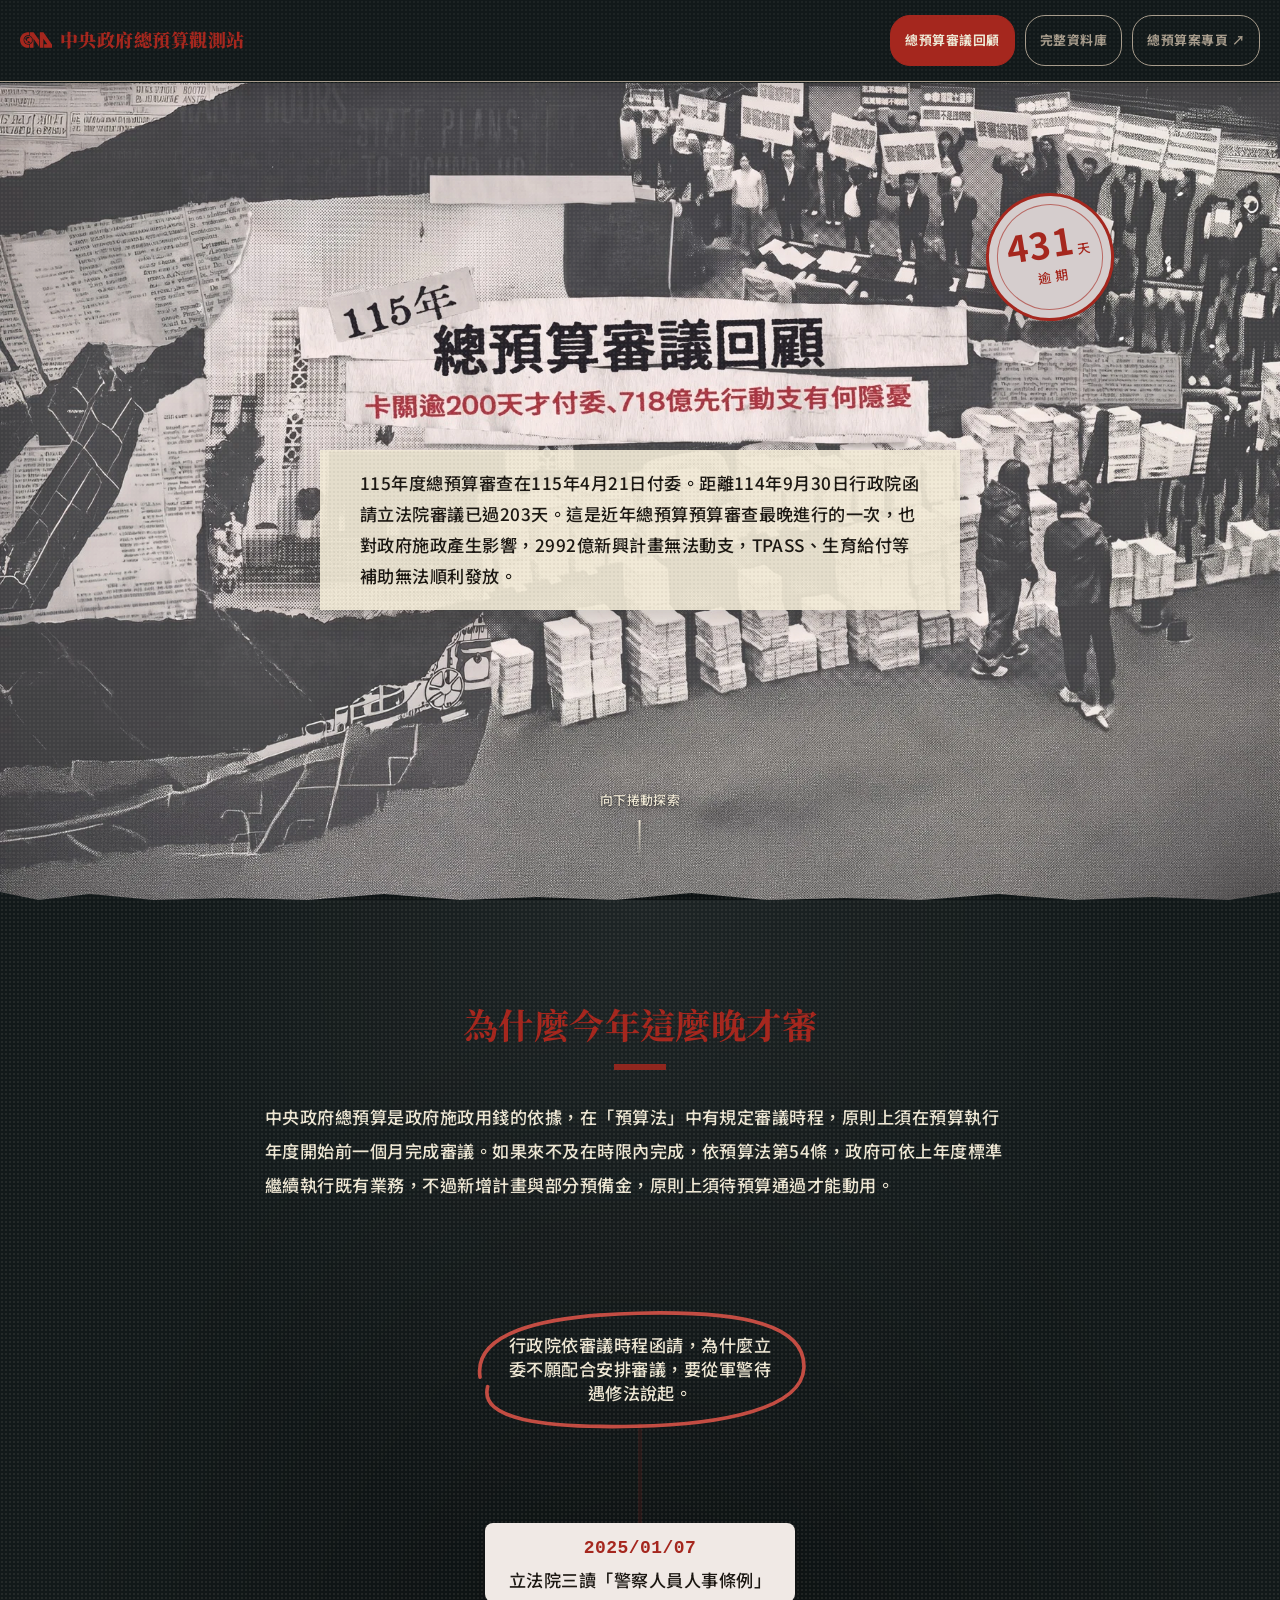
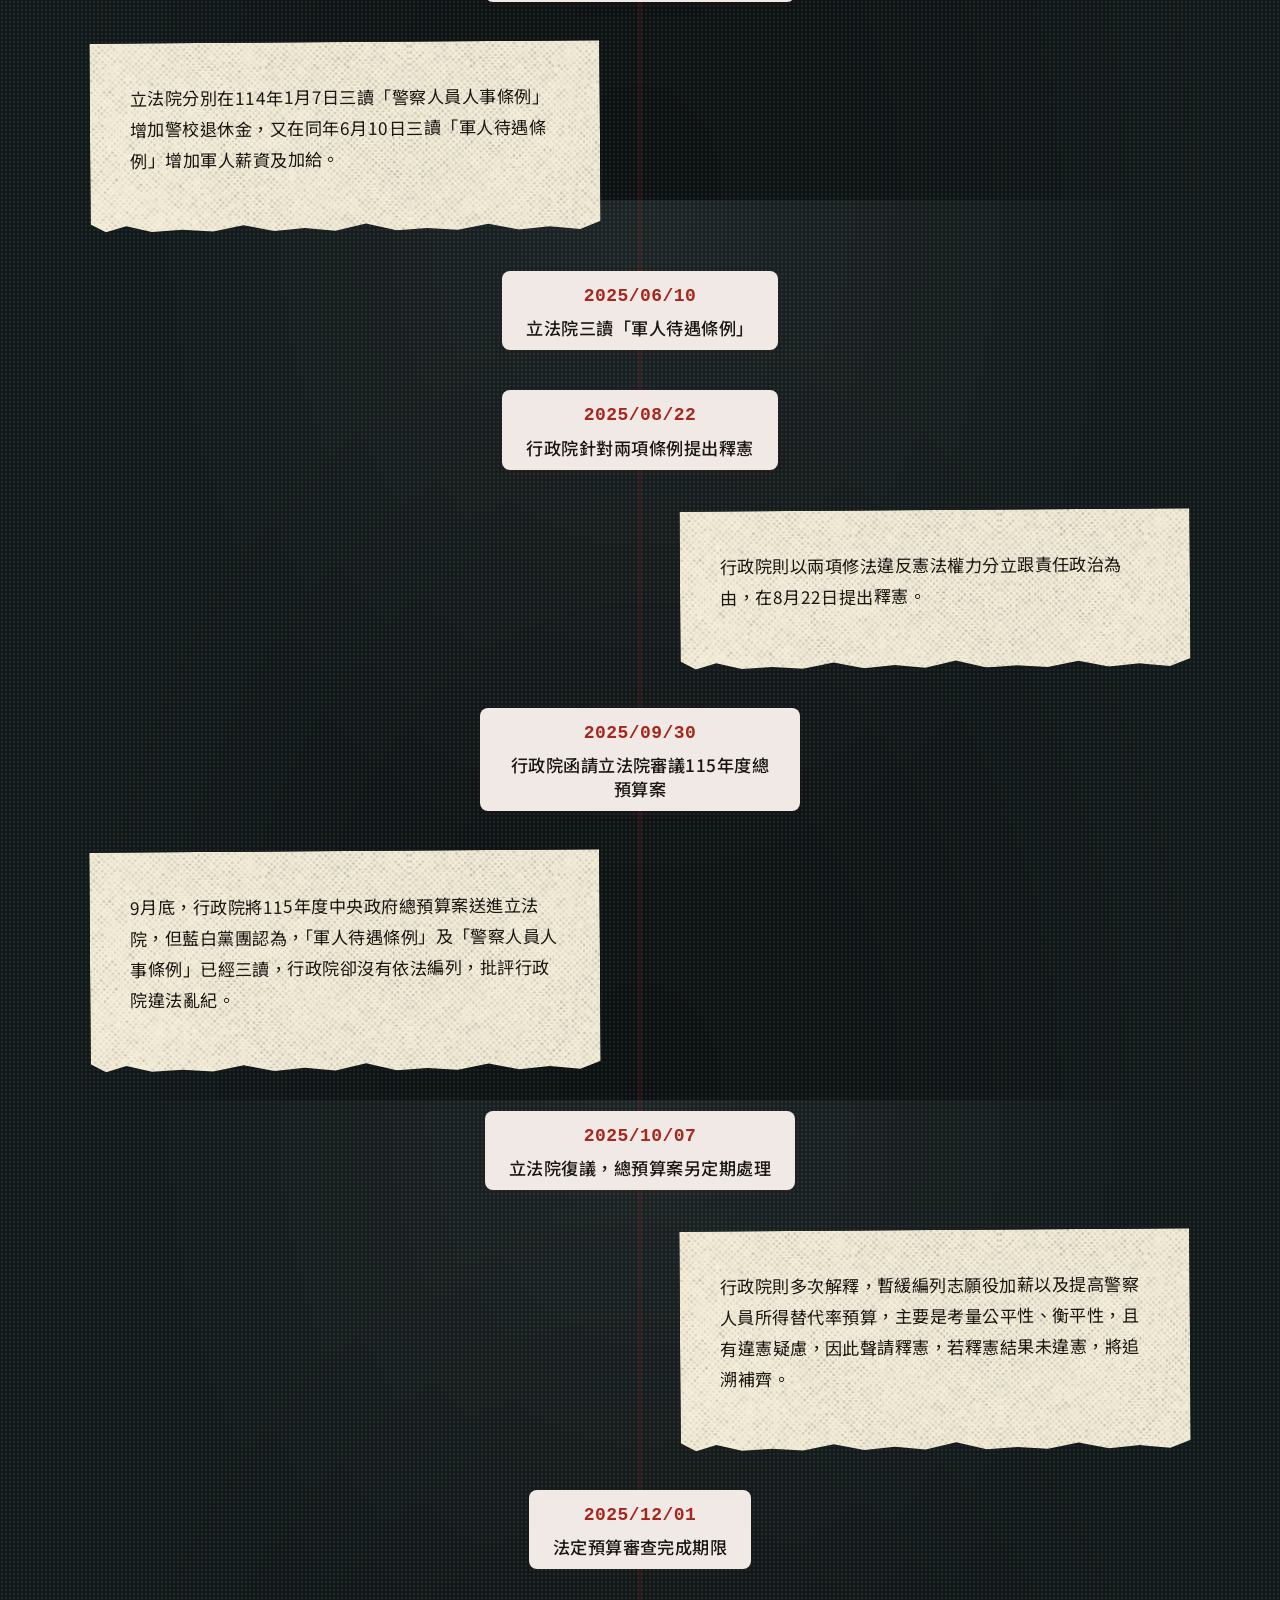
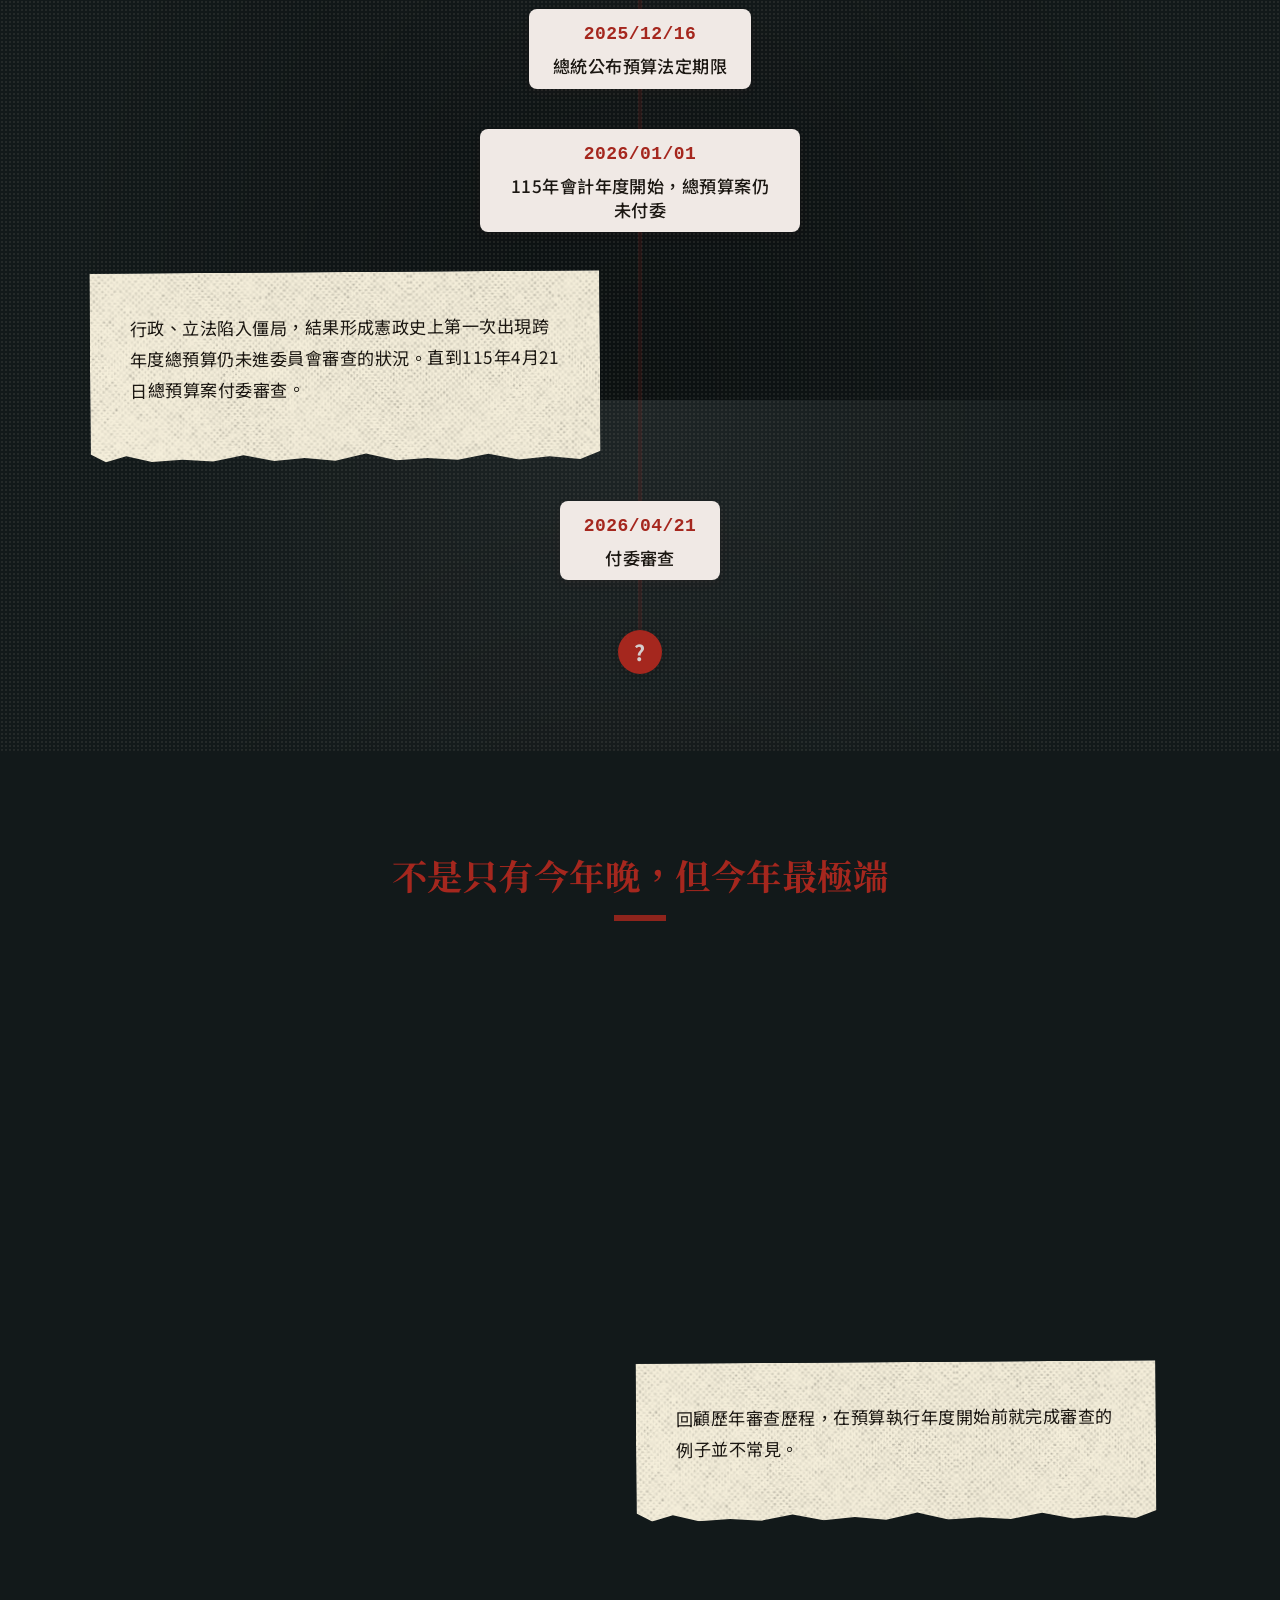
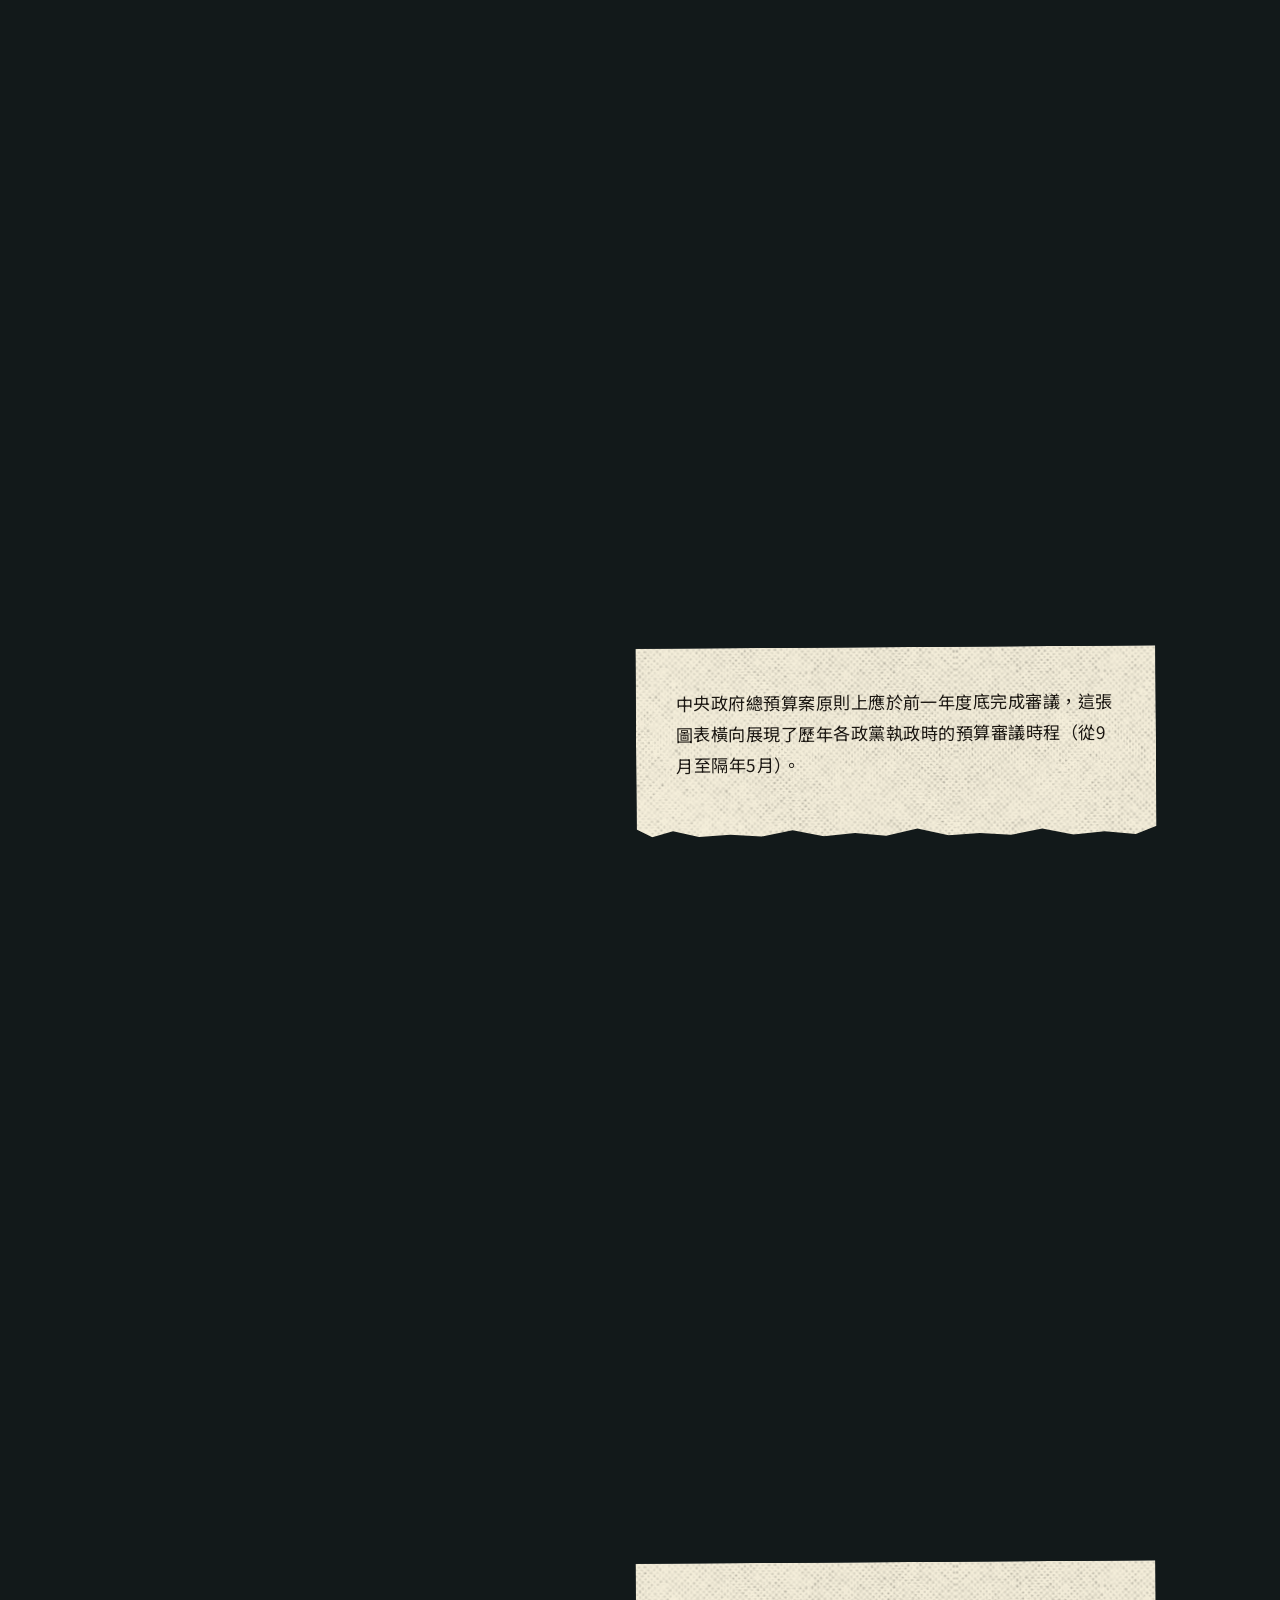
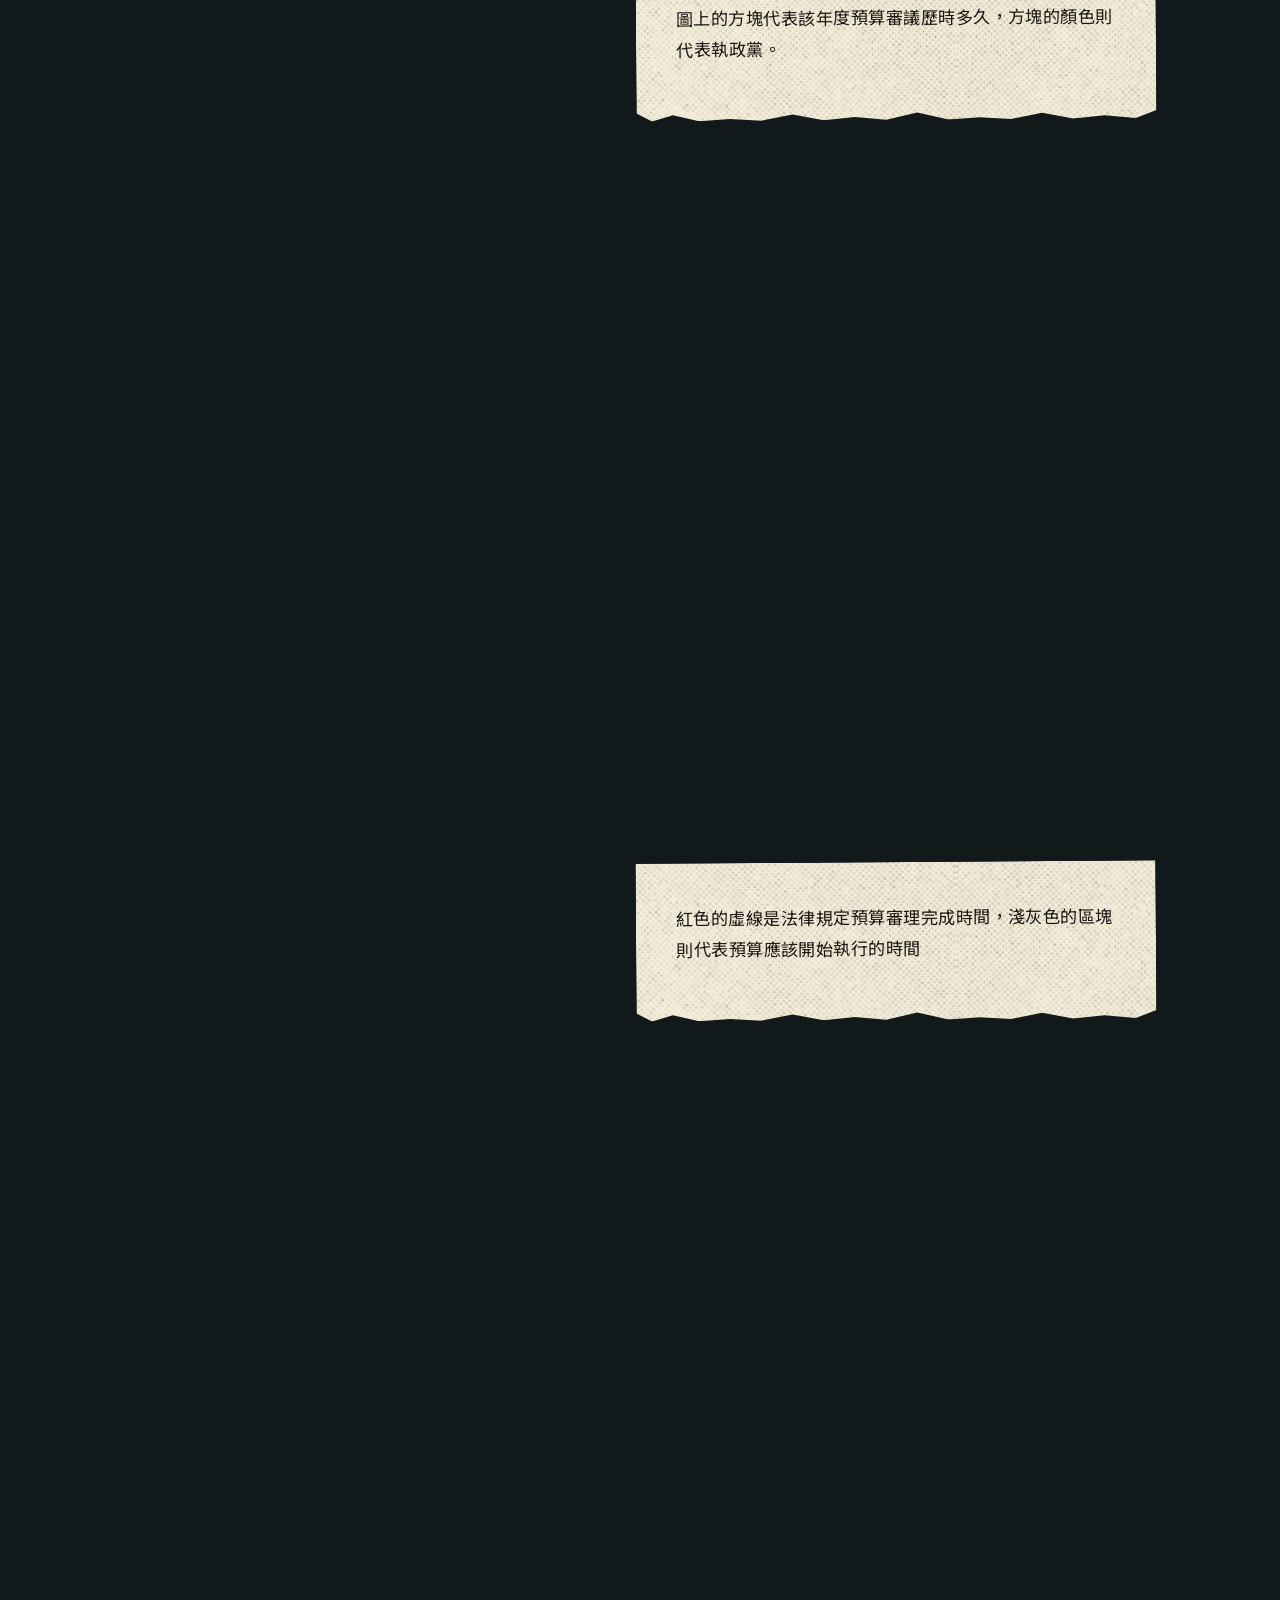
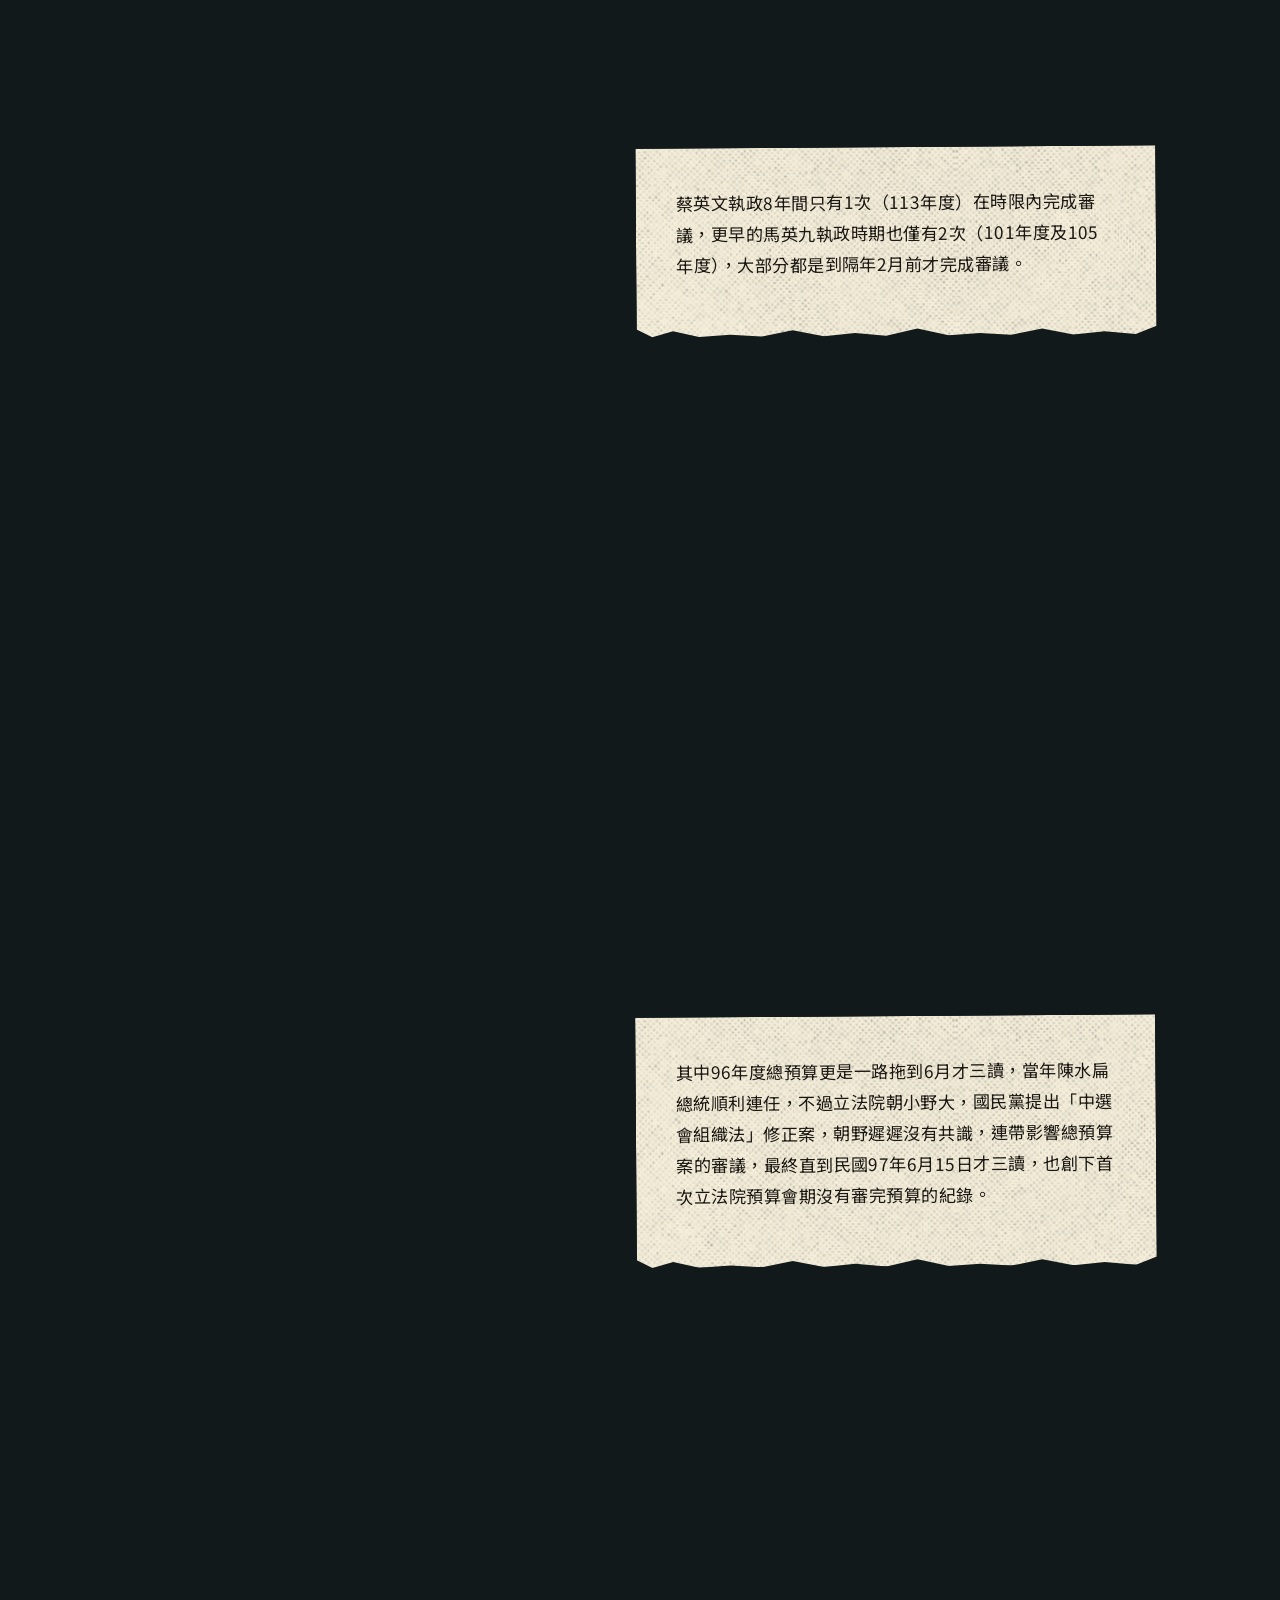
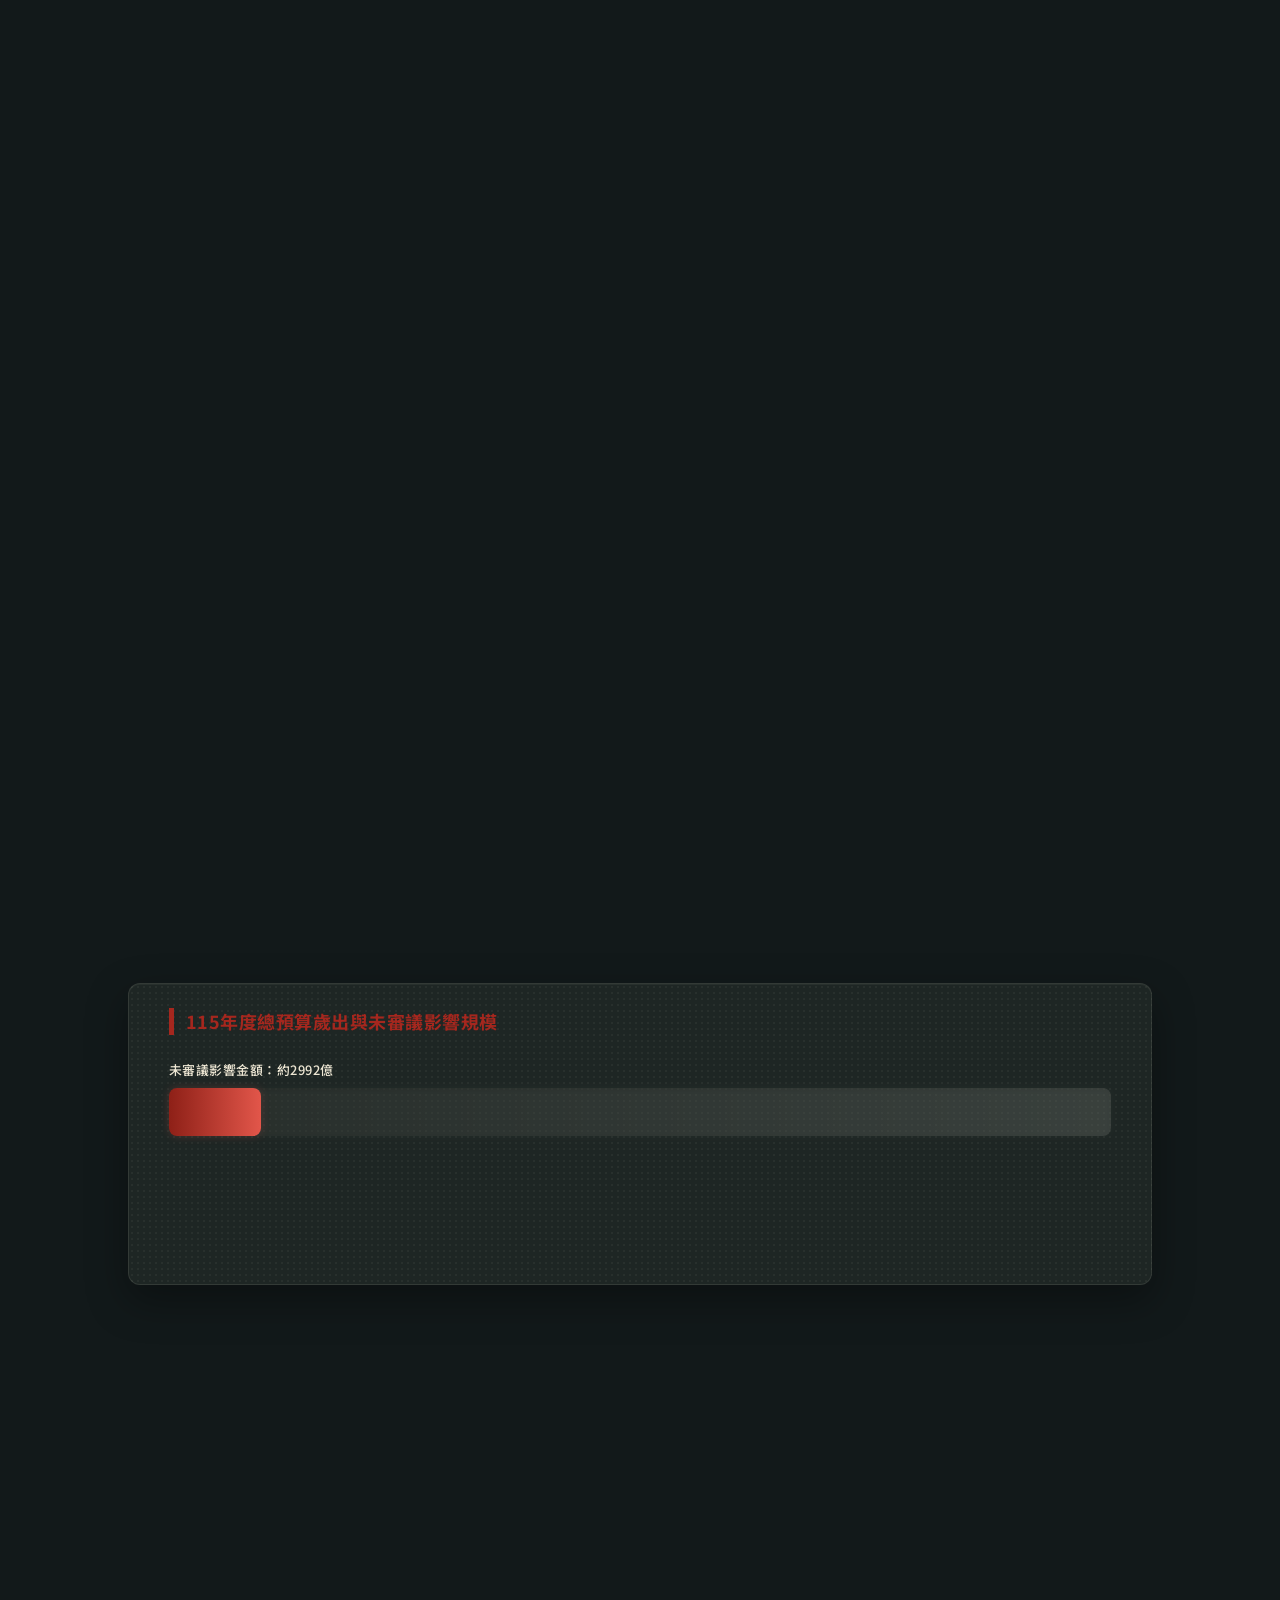
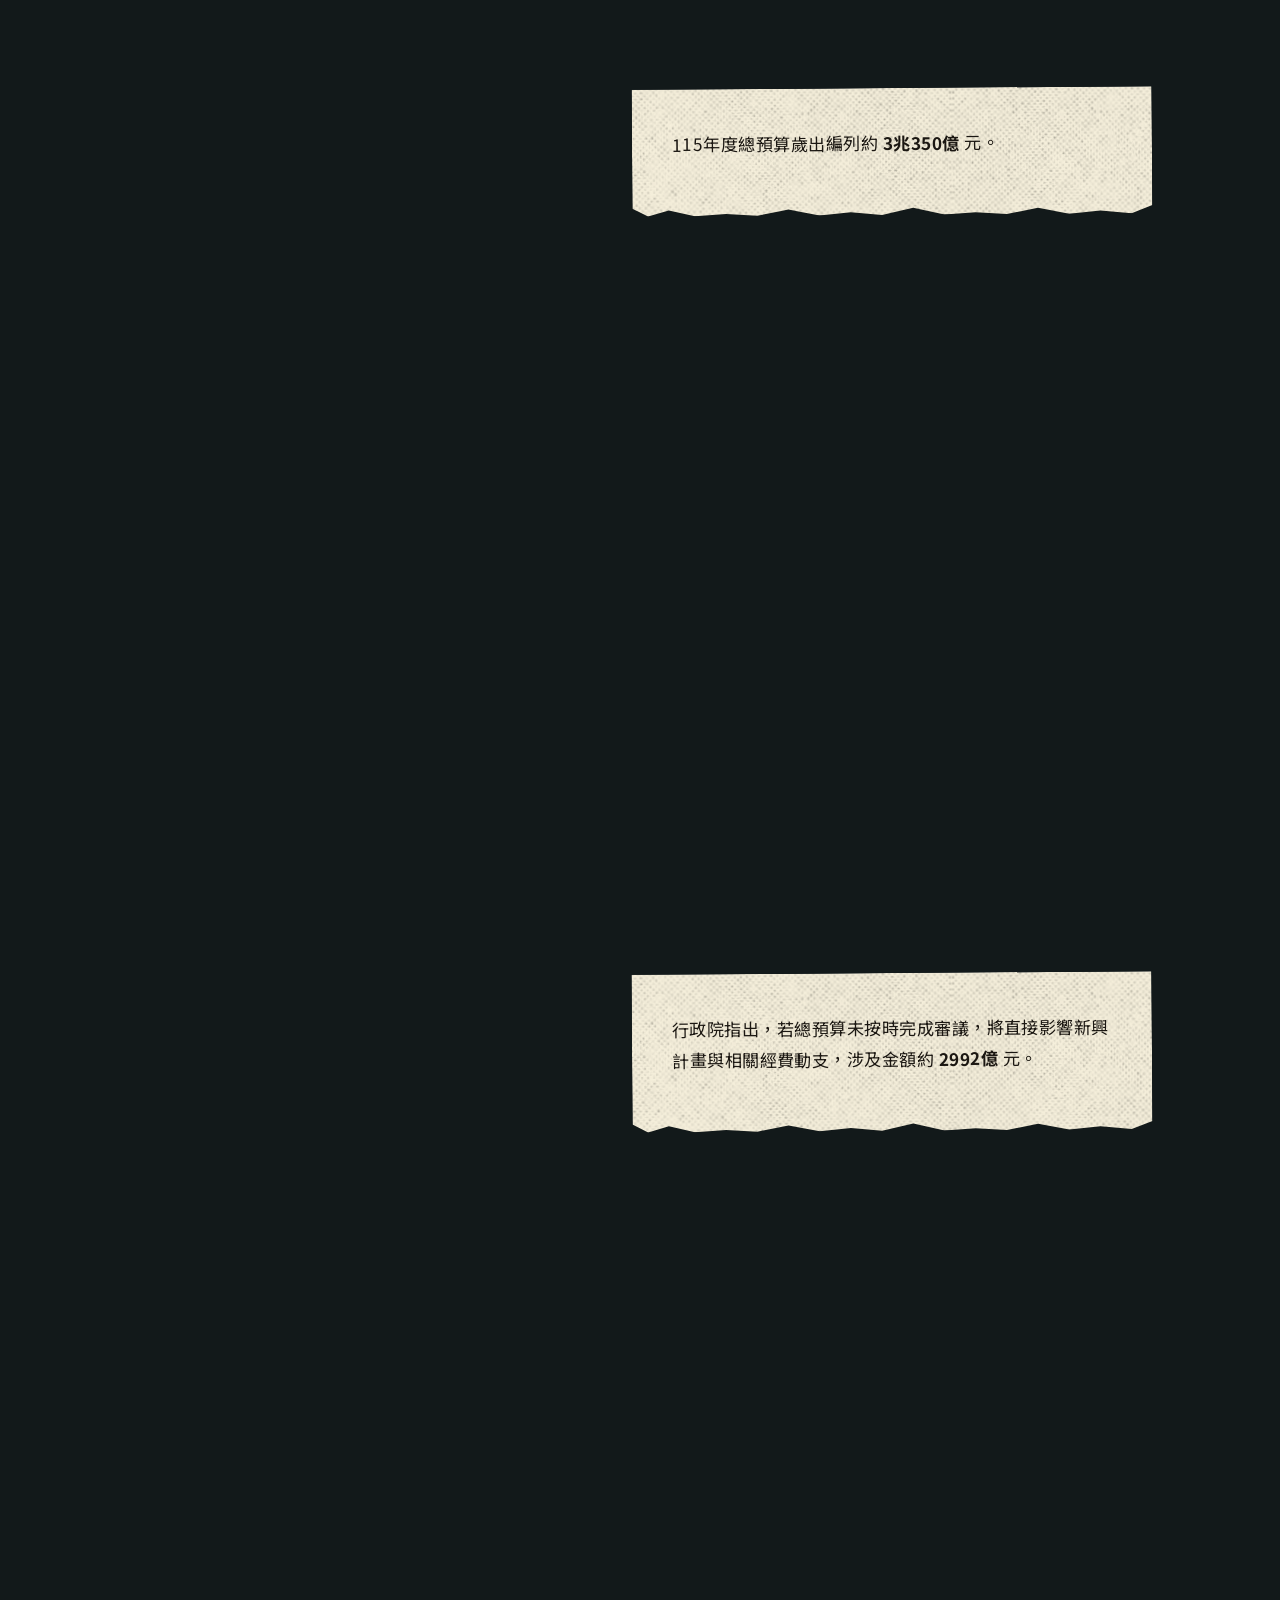
<file: index.html>
<!DOCTYPE html>
<html lang="zh-TW">

<head>
    <meta charset="UTF-8">
    <meta name="viewport" content="width=device-width, initial-scale=1.0">
    <script>document.documentElement.classList.add('js');</script>
    <title>總預算卡關 203 天 — 115年度中央政府總預算審議回顧</title>
    <link rel="preload" as="image" href="hero-collage-v2.webp" type="image/webp" fetchpriority="high"
        media="(min-width: 1025px)">
    <link rel="preload" as="image" href="hero-collage-mobile-clean.webp" type="image/webp" fetchpriority="high"
        media="(max-width: 1024px)">
    <!-- Published at https://ke22.github.io/govBudget/ (GitHub Pages) -->
    <meta name="description" content="115年度中央政府總預算審議創下憲政史上最長延宕紀錄，卡關203天。中央社深度回顧朝野協商過程、歷年預算延宕比較，以及對新興政策計畫的影響。">
    <meta property="og:title" content="總預算卡關 203 天 — 115年度中央政府總預算審議回顧">
    <meta property="og:description" content="115年度中央政府總預算審議創下憲政史上最長延宕紀錄，卡關203天。中央社深度回顧朝野協商過程、歷年預算延宕比較，以及對新興政策計畫的影響。">
    <meta property="og:image" content="https://ke22.github.io/govBudget/hero-collage-v2.jpg">
    <meta property="og:url" content="https://ke22.github.io/govBudget/index.html">
    <meta property="og:type" content="article">
    <meta name="twitter:card" content="summary_large_image">
    <meta name="twitter:title" content="總預算卡關 203 天 — 115年度中央政府總預算審議回顧">
    <meta name="twitter:description" content="115年度中央政府總預算審議創下憲政史上最長延宕紀錄，卡關203天。中央社深度回顧朝野協商過程、歷年預算延宕比較，以及對新興政策計畫的影響。">
    <meta name="twitter:image" content="https://ke22.github.io/govBudget/hero-collage-v2.jpg">
    <link rel="canonical" href="https://ke22.github.io/govBudget/index.html">
    <link rel="icon" type="image/svg+xml" href="cna-favicon-adaptive.svg">
    <link rel="preconnect" href="https://fonts.googleapis.com">
    <link rel="preconnect" href="https://fonts.gstatic.com" crossorigin>
    <link
        href="https://fonts.googleapis.com/css2?family=Noto+Sans+TC:wght@400;500;700;900&family=Noto+Serif+TC:wght@700;900&display=swap"
        rel="stylesheet">
    <style>
        /* --- 核心視覺規範 (CNA 數位敘事風格) --- */
        /* --- 核心視覺規範 (CNA 數位敘事風格) --- */
        :root {
            /* 全站改為新聞剪貼風格（牛皮紙 + 墨黑 + 朱印紅），沿用既有變數名稱以保留版面與既有選取器 */
            /* 頁面底色改為深色，如同 hero 的深色拼貼桌面；story-card、圖表卡片等仍維持淺牛皮紙色，
               形成「深色桌面上散落淺色剪報」的視覺語彙，與 hero 一致 */
            --bg-deep: #12191A;
            /* 原為牛皮紙淺色，改為與 hero 一致的深色桌面 */
            --bg-card: #d5cdcd;
            /* 原為極淺灰藍半透明，改為不透明牛皮紙卡片色 */
            --primary: #A5271E;
            /* 原為藍綠色 (Teal)，改為朱印紅 */
            --accent: #A8823C;
            /* 原為點綴藍綠色，改為公文銅印黃銅色 */
            --danger: #E74C3C;
            /* 警示紅維持，以利表現卡關與法定時限 */
            --border: rgba(165, 39, 30, 0.15);
            /* 原為藍綠色調淡邊框，改為朱印紅淡邊框 */
            --bg-chart: #1E2624;
            /* 原為淺牛皮紙圖表底色 #FBF6EA，改為深色圖表面板（略淺於 --bg-deep #12191A，
               維持面板與頁面背景仍有輕微區隔），圖表改為在深色底上使用亮色線條與文字 */

            /* 新聞剪貼風格 token —— 僅供 hero 與 story-card 使用，不影響甘特圖或其他既有元件 */
            --np-ink: #1B1712;
            --np-paper: #FFFFFF;
            --np-paper-panel: #d5cdcd;
            --np-seal-red: #A5271E;
            --np-seal-red-dark: #7E1D16;
            --np-muted: #6B6156;
            --np-hairline: rgba(27, 23, 18, 0.16);

            /* 深色桌面上的文字 token —— 供直接位於 --bg-deep 深色底上的文字使用（非淺色卡片內文，那些仍用 --text-main/--np-ink） */
            --np-text-ondark: #EDE6D3;
            --np-muted-ondark: #A79C8C;
            /* 深色底上使用的高亮朱印紅／銅印黃，供圖表數值標籤等需要在深色底上維持可讀對比的強調文字使用 */
            --np-seal-red-bright: #E2564A;
            --np-gold-bright: #D4A857;

            /* 字體 token —— 標題用襯線體，內文用無襯線體 */
            --font-display: 'Noto Serif TC', 'Songti TC', 'PMingLiU', serif;
            --font-body: 'Noto Sans TC', sans-serif;

            /* 圖表分類色票 —— 第三章疊加長條圖與第二章甘特圖的分類色。
               圖表面板改為深色底後，原本針對淺牛皮紙底校準的暗色調（#6E7268/#3F7D5C/#3B5A80，
               以及別名至 --danger/--accent 的暗紅/銅黃）在深色底上對比不足，改為獨立定義的
               高亮版本，並重新以 HSL 色相距離驗證：5 色兩兩相距 21°–176°（neutral 為低飽和度
               灰階，與最近的 new 僅差 21° 但因飽和度差距大仍可辨識），對 --bg-deep 對比皆
               ≥4.6:1。不再別名 --danger/--accent（那兩個 token 仍維持原深色值，供頁面其他
               淺色卡片內文使用，避免被本次圖表調整牽動） */
            --chart-cat-neutral: #9CA69C;
            --chart-cat-impact: #E2564A;
            --chart-cat-new: #6FAE85;
            --chart-cat-extend: #7CA2D6;
            --chart-cat-reserve: #D4A857;
            /* 第三章「新興預算規模」長條圖專用分類色 —— 與 --chart-cat-new/extend（沿用給第二章
               甘特圖民進黨/國民黨政黨色的綠／藍）區隔開，避免改色時牽動政黨色編碼 */
            --chart-cat-ch3-new: #C9763A;
            --chart-cat-ch3-extend: #9C5B86;

            /* 固定頂部導覽列高度，供釘住的甘特圖舞台預留頂部間距，避免圖表標題被 nav 蓋住 */
            --site-header-h: 83px;
            --chart-stage-gap: 24px;
            --chart-stage-short-extra: 0px;
            --chart-stage-clearance: calc(var(--site-header-h) + env(safe-area-inset-top) + var(--chart-stage-gap) + var(--chart-stage-short-extra));
            --chart-stage-top: calc(var(--site-header-h) + env(safe-area-inset-top));
            --chart-stage-height: calc(100svh - var(--chart-stage-top));
            --chart-stage-content-clearance: calc(var(--chart-stage-gap) + var(--chart-stage-short-extra));

            /* Editorial roles: UI surfaces use these roles; chart categories retain their data-only palette. */
            --ui-canvas: #12191A;
            --ui-paper: #d5cdcd;
            --ui-ink: #1B1712;
            --ui-ink-inverse: #EDE6D3;
            --ui-accent: #A5271E;
            --ui-muted: #A79C8C;
            --type-report-display: clamp(2.125rem, calc(1.4rem + 1.1vw), 2.5rem);
            --type-chapter-heading: clamp(2rem, calc(1.25rem + 1.2vw), 2.5rem);
            --type-panel-heading: clamp(1.05rem, calc(0.98rem + 0.18vw), 1.15rem);
            --type-body: clamp(1rem, calc(0.96rem + 0.14vw), 1.1rem);
            --type-caption: clamp(0.75rem, calc(0.71rem + 0.12vw), 0.85rem);
            --scene-read-interval: 100svh;
            /* 第二章甘特圖：長條列（.gantt-row-rebuilt）與年份標籤列（.y-tick）是兩個
               各自獨立的 19 項 flex 清單，共用同一個容器高度、都用
               justify-content:space-between 分佈。兩邊子項高度只要不一致，space-between
               算出的列間距就不同，逐列累積位移，捲動到後面幾個年度就會對不上（曾經真的
               發生過：手機斷點只改了長條高度，忘了同步改標籤高度）。單一 token 是唯一能
               讓兩邊「不可能」再各自漂移的做法——每個斷點只改這一個值，兩邊自動跟著變。 */
            --gantt-row-h: 18px;
            /* 甘特圖繪圖區的上下邊界。Y 軸年份標籤（.gantt-y-axis-rebuilt）與長條列
               （.gantt-rows-container-rebuilt）是兩個各自獨立的 19 項 flex 清單，都用
               justify-content:space-between 分佈；要逐列對齊，兩者的「容器上下界」與
               「子項高度」都必須完全一致（子項高度見 --gantt-row-h）。
               網格線（.gantt-grid-rebuilt）與紅線／灰區塊（.gantt-red-deadline-stage）
               也共用這組邊界，因為紅線 35.3%／執行區 40% 是「框內百分比」，框一不同就對不上。
               ⚠️ 各斷點只改這兩個 token，絕對不要在個別 selector 上單獨寫 top/bottom——
                  641-1024px 曾經就是漏把 y 軸加進共用規則，變成長條框 top/bottom 是
                  clamp(24-32px)/clamp(56-90px)、y 軸卻還是 16px/44px，兩份清單分佈在
                  不同高度上，逐列累積位移，到 113/114 年標籤旁邊完全沒有長條。 */
            --gantt-plot-top: 20px;
            --gantt-plot-bottom: 100px;
        }

        * {
            box-sizing: border-box;
            margin: 0;
            padding: 0;
        }

        body {
            font-family: var(--font-body);
            background-color: var(--ui-canvas);
            /* 網點層（印刷網點紋理）疊在漸層暗角層之上：每個 100vh 視窗高度重複一次漸層，
               讓每個章節進場時桌面邊緣自然變暗，避免整頁一次性漸層在長頁面中段變成純平色 */
            background-image:
                radial-gradient(circle, rgba(237, 230, 211, 0.08) 1px, transparent 1.2px),
                radial-gradient(ellipse at 50% 0%, rgba(255, 255, 255, 0.05) 0%, transparent 55%),
                radial-gradient(ellipse at 50% 100%, rgba(0, 0, 0, 0.35) 0%, transparent 65%);
            background-size: 4px 4px, 100% 100vh, 100% 100vh;
            background-repeat: repeat, repeat-y, repeat-y;
            color: var(--ui-ink-inverse);
            /* 原為 var(--text-main) 深墨色，頁面底色改深後預設文字改為淺色；淺色卡片內文另有各自明確設色，不受影響 */
            line-height: 1.75;
            letter-spacing: 0.03em;
            width: 100%;
            position: relative;
        }

        /* 手機版網點紋理調整：小螢幕多為高 DPI 面板，過細的 1px 網點在近距離觀看下
           容易產生視覺雜訊／摩爾紋，故放大網點間距並降低不透明度，維持質感但更乾淨 */
        @media (max-width: 640px) {
            body {
                background-image:
                    radial-gradient(circle, rgba(237, 230, 211, 0.06) 1px, transparent 1.3px),
                    radial-gradient(ellipse at 50% 0%, rgba(255, 255, 255, 0.04) 0%, transparent 55%),
                    radial-gradient(ellipse at 50% 100%, rgba(0, 0, 0, 0.3) 0%, transparent 65%);
                background-size: 6px 6px, 100% 100vh, 100% 100vh;
            }
        }

        /* 新聞剪貼風格：標題層級改用襯線字體，內文維持無襯線 */
        h1,
        h2 {
            font-family: var(--font-display);
        }

        /* 新聞剪貼風格：章節標題下方加上朱印色膠帶短條，呼應 hero 印章的視覺語彙 */
        h2::after {
            content: '';
            display: block;
            width: 52px;
            height: 6px;
            background: var(--ui-accent);
            opacity: 0.85;
            margin: 16px auto 0;
        }

        /* --- Hero 序章區塊 --- */
        .hero-section {
            height: calc(100vh - var(--site-header-h));
            height: calc(100svh - var(--site-header-h));
            min-height: calc(100svh - var(--site-header-h));
            width: 100%;
            /* 🎯 強制鎖定寬度為純 100% */
            overflow: hidden;
            /* 🎯 剛性切除任何可能往右頂出去的隱形元素，防止右側露白 */
            display: flex;
            flex-direction: column;
            justify-content: center;
            align-items: center;
            text-align: center;
            padding: 20px;
            position: relative;
            /* 新聞剪貼風格：實際拼貼圖檔（hero-collage-v2.jpg）+ 底部撕紙邊。
               原為淺牛皮紙色備援底/信封邊色，改為深黑色，與全站深色化後的其餘區塊一致 */
            background-color: var(--ui-canvas);
            /* 疊加一層淺色網點呼應全站的印刷網點紋理，再蓋拼貼圖 */
            background-image:
                radial-gradient(circle, rgba(237, 230, 211, 0.06) 1px, transparent 1.2px),
                url('hero-collage-v2.jpg');
            /* WebP 版本小 40%（1.1M→672K），這是 LCP 關鍵圖。手機版早就用 webp
               （hero-collage-mobile-clean.webp），這裡補齊桌機版。不支援
               image-set() 的瀏覽器會整條宣告失效並丟棄，保留上一條 url() */
            background-image:
                radial-gradient(circle, rgba(237, 230, 211, 0.06) 1px, transparent 1.2px),
                image-set(url('hero-collage-v2.webp') type('image/webp'), url('hero-collage-v2.jpg') type('image/jpeg'));
            background-size: 4px 4px, 100% auto;
            background-repeat: repeat, no-repeat;
            background-position: 0 0, center center;
            clip-path: polygon(0% 0%, 100% 0%, 100% calc(100% - 8px), 96% 100%, 90% calc(100% - 3px), 84% 100%, 78% calc(100% - 6px), 72% 100%, 66% calc(100% - 2px), 60% 100%, 54% calc(100% - 7px), 48% 100%, 42% calc(100% - 3px), 36% 100%, 30% calc(100% - 6px), 24% 100%, 18% calc(100% - 2px), 12% 100%, 7% calc(100% - 6px), 3% 100%, 0% calc(100% - 8px));
        }

        /* 可視隱藏但仍可被螢幕閱讀器與搜尋引擎讀取（標題文字已烘焙進拼貼圖檔中，畫面上不重複顯示） */
        .hero-sr-only {
            position: absolute;
            width: 1px;
            height: 1px;
            padding: 0;
            margin: -1px;
            overflow: hidden;
            clip: rect(0, 0, 0, 0);
            white-space: nowrap;
            border: 0;
        }

        .hero-dek-panel {
            position: absolute;
            left: 50%;
            /* 原為固定 160px，圖片用 background-size: 100% auto 隨寬度縮放、
               垂直置中裁切，跟隨視窗「高度」變化時，圖片內烘焙的標題位置會跟
               這裡的固定像素值脫鉤而跑位。改用區塊自身高度的百分比，至少讓
               留白隨視窗高度等比縮放（以 900px 視窗高、扣掉 83px header 換算：
               290px / 817px ≈ 35.5%，290px 是美編在 devtools 試過確認好看的值） */
            bottom: 35.5%;
            transform: translateX(-50%);
            z-index: 2;
            width: 90%;
            max-width: 640px;
            /* 左右內距統一為 40px，與 .story-card／.chapter-intro 手機版一致的內容留白節奏 */
            padding: 18px 40px;
            background-color: rgba(241, 234, 214, 0.92);
            /* 淺底面板改用深色調網點，維持與全站網點紋理一致但在亮色底上仍清晰可見 */
            background-image: radial-gradient(circle, rgba(27, 23, 18, 0.05) 1px, transparent 1.2px);
            background-size: 4px 4px;
            background-repeat: repeat;
            box-shadow: 0 10px 24px rgba(27, 23, 18, 0.2);
        }

        @media (max-width: 640px) {

            /* 手機版改用直式構圖的專屬拼貼圖（標題置於上段，下方留深色網點區給
               dek-panel／stamp 疊加），比例貼近手機螢幕，改回 cover 避免大片留白信封邊 */
            .hero-section {
                background-image:
                    radial-gradient(circle, rgba(237, 230, 211, 0.06) 1px, transparent 1.2px),
                    url('hero-collage-mobile-clean.webp');
                background-size: 4px 4px, cover;
                background-repeat: repeat, no-repeat;
                background-position: 0 0, center top;
            }

            .hero-dek-panel {
                bottom: 190px;
                padding: 14px 40px;
            }
        }

        /* 手機版標題容器：桌機／平板維持 display:contents（不佔版面，不影響
           .hero-title／.hero-dek-panel 原本的絕對定位與桌機排版），
           手機版才變成有實體外框、合併標題＋副標＋前言的紙卡 */
        .hero-headline-panel {
            display: contents;
        }

        .hero-stamp-wrap {
            /* 桌機版：釘在拼貼圖右上角，避開中段的報頭標題與底部的 dek-panel。
               right 由 6% 內移到 13%，讓印章在寬螢幕上不再貼齊畫面右緣、更靠近中間 */
            position: absolute;
            top: 110px;
            right: 13%;
            z-index: 3;
        }

        .hero-stamp {
            position: relative;
            width: 128px;
            height: 128px;
            border-radius: 50%;
            border: 3px solid var(--ui-accent);
            background: var(--ui-paper);
            display: flex;
            flex-direction: column;
            align-items: center;
            justify-content: center;
            color: var(--ui-accent);
            transform: rotate(-9deg);
            box-shadow: 0 10px 24px rgba(27, 23, 18, 0.25);
        }

        .hero-stamp::before {
            content: '';
            position: absolute;
            inset: 8px;
            border: 1px solid var(--ui-accent);
            border-radius: 50%;
            opacity: 0.6;
        }

        /* 數字與單位「天」同一行、以基線對齊（原本「天」跟「逾期」擠在下排，
           三位數之後整串過寬而換行）。unit 用小字，維持數字才是視覺主體。 */
        .hero-stamp .num-row {
            display: flex;
            align-items: baseline;
            gap: 2px;
            white-space: nowrap;
        }

        .hero-stamp .num {
            font-size: var(--type-report-display);
            font-weight: 700;
            line-height: 1;
        }

        .hero-stamp .unit {
            font-size: var(--type-caption);
            font-weight: 500;
            line-height: 1;
        }

        .hero-stamp .label {
            font-size: var(--type-caption);
            font-weight: 500;
            /* 下排只剩「逾期」兩字，字距加寬維持印章的疏朗感；
               text-indent 補回最後一字的行尾字距，讓兩字在圓心維持視覺置中 */
            letter-spacing: 0.3em;
            text-indent: 0.3em;
            white-space: nowrap;
            margin-top: 4px;
        }

        .hero-title {
            font-size: var(--type-report-display);
            margin-bottom: 30px;
            font-weight: 900;
            color: var(--ui-ink);
            /* 新聞剪貼風格：主標改為墨黑色 */
        }

        .hero-title span {
            font-size: inherit;
            color: var(--ui-ink);
            /* 原為 var(--primary) 藍綠色，改為新聞剪貼風格墨黑色 */
            display: block;
            margin-top: 15px;
            font-weight: 700;
        }

        .hero-meta {
            font-size: var(--type-caption);
            color: var(--ui-muted);
            /* 原為 var(--text-muted) */
            margin-top: 40px;
        }

        .scroll-indicator {
            position: absolute;
            bottom: 40px;
            left: 50%;
            transform: translateX(-50%);
            display: flex;
            flex-direction: column;
            align-items: center;
            gap: 8px;
            color: var(--ui-ink-inverse);
            text-shadow: 0 1px 3px rgba(0, 0, 0, 0.55), 0 2px 8px rgba(0, 0, 0, 0.35);
            font-size: var(--type-caption);
            font-weight: 500;
            animation: bounce 2s infinite;
        }

        .scroll-indicator::after {
            content: '';
            width: 2px;
            height: 40px;
            background: linear-gradient(to bottom, var(--ui-ink-inverse), transparent);
            filter: drop-shadow(0 1px 3px rgba(0, 0, 0, 0.5));
        }

        /* 【已移除】此處原有一塊 @media (max-width: 640px) 的 .scroll-indicator 覆寫
           （bottom:90px / animation:2s / ::after height:26px），用途是閃避
           .hero-section 底部撕紙 clip-path 的裁切。移除原因有二：
             1. 它是死碼 —— 後面那塊 @media (max-width: 1024px) 同樣命中手機寬度、
                且在原始碼中排序更後，把 bottom / animation / ::after height 三個
                屬性全部覆寫掉，這裡宣告的值從來沒有生效過。
             2. 前提已消失 —— .hero-section 在 ≤1024 已設 clip-path: none，
                手機根本沒有撕紙裁切需要閃避。
           手機版的 .scroll-indicator 現由 @media (max-width: 1024px) 單一來源掌管。 */

        @keyframes bounce-mobile {

            0%,
            20%,
            50%,
            80%,
            100% {
                transform: translate(-50%, 0);
            }

            40% {
                transform: translate(-50%, -6px);
            }

            60% {
                transform: translate(-50%, -3px);
            }
        }

        .chapter-intro p {
            /* 統一為 1.1rem，與 .story-card p / .timeline-block-node p 一致 */
            font-size: var(--type-body) !important;
            line-height: 2 !important;
            text-align: center !important;
            font-weight: 500 !important;
            color: var(--ui-ink-inverse) !important;
            /* 原為 var(--text-main)，此段文字直接位於深色頁面底上 */
            max-width: 750px;
            margin: 0 auto;
        }

        /* 手機版：左右留白加大避免文字貼邊，字級縮小維持長段落易讀性
           （.chapter-intro 為行內樣式 padding:20px，用 !important 覆蓋） */
        @media (max-width: 640px) {
            .chapter-intro {
                padding-left: 40px !important;
                padding-right: 40px !important;
            }

            .chapter-intro p {
                font-size: var(--type-body) !important;
                line-height: 1.8 !important;
            }
        }

        @keyframes bounce {

            0%,
            20%,
            50%,
            80%,
            100% {
                transform: translate(-50%, 0);
            }

            40% {
                transform: translate(-50%, -10px);
            }

            60% {
                transform: translate(-50%, -5px);
            }
        }

        /* =======================================================
           核心架構：模組化分區 (Section-by-Section)
           ======================================================= */
        .chapter-section {
            position: relative;
            width: 100%;
            border-bottom: 1px solid rgba(0, 0, 0, 0.05);
            /* 改為淺色細分界線 */
        }

        .local-sticky-stage {
            position: sticky;
            top: 0;
            left: 0;
            width: 50%;
            height: 100vh;
            z-index: 3;
            display: flex;
            justify-content: center;
            align-items: center;
            pointer-events: none;
            overflow: hidden;
        }

        .local-scroll-content {
            position: relative;
            z-index: 2;
            width: 100%;
            padding-left: 55%;
            padding-right: 5%;
            margin-top: -100vh;
            pointer-events: none;
        }

        .step-scene {
            min-height: 100vh;
            display: flex;
            align-items: center;
            justify-content: flex-start;
            padding: 10vh 0;
            pointer-events: none;
        }

        .story-card {
            /* 目標是與 .timeline-block-node 的 #ebe5d2「看起來一樣」。
               但這張卡疊了 paper-texture.png 且 background-blend-mode: multiply，
               而該紙紋平均亮度為 #f4f4f4（244.4/255），會把底色每通道壓暗約 4%。
               故填入值需反推放亮：255 × 目標 ÷ 紙紋均值
                 R: 255×235/244.4 = 245.2 → f5
                 G: 255×229/244.3 = 239.0 → ef
                 B: 255×210/244.3 = 219.2 → db
               填 #f5efdb，疊紙紋後即還原為 #ebe5d2，與平塗的日期節點一致。
               （直接填 #ebe1de 會呈現 #e1d8d5，比日期節點暗且偏灰。）
               寫在基底規則＝手機桌機共用同一色；手機版 @media 區塊只保留
               內距／backdrop-filter 等真正需要分breakpoint 的差異。 */
            background-color: #f5efdb;
            /* 原為 var(--bg-card) 藍綠半透明，改為新聞剪貼風格牛皮紙卡片。
               左側朱印紅邊框已移除 */
            background-image: url('paper-texture.png');
            /* WebP 版本小 83%（452K→76K）。用兩條宣告做格式協商：
               不支援 image-set() 的瀏覽器會整條宣告視為無效並丟棄，
               保留上一條 url() 不受影響 */
            background-image: image-set(url('paper-texture.webp') type('image/webp'), url('paper-texture.png') type('image/png'));
            background-repeat: repeat;
            background-blend-mode: multiply;
            padding: 40px;
            max-width: 520px;
            width: 100%;
            box-shadow: 0 10px 22px rgba(27, 23, 18, 0.18);
            transition: transform 0.4s, border-color 0.4s;
            pointer-events: auto;
            transform: rotate(-0.4deg);
            clip-path: polygon(0% 0%, 100% 0%, 100% calc(100% - 8px), 96% 100%, 90% calc(100% - 3px), 84% 100%, 78% calc(100% - 6px), 72% 100%, 66% calc(100% - 2px), 60% 100%, 54% calc(100% - 7px), 48% 100%, 42% calc(100% - 3px), 36% 100%, 30% calc(100% - 6px), 24% 100%, 18% calc(100% - 2px), 12% 100%, 7% calc(100% - 6px), 3% 100%, 0% calc(100% - 8px));
        }

        .step-scene.is-active .story-card {
            transform: translateY(-5px) rotate(-0.4deg);
            box-shadow: 0 25px 50px rgba(27, 23, 18, 0.14);
            /* 原為藍綠色調陰影，改為新聞剪貼風格暖褐色調 */
        }

        .story-card h2 {
            font-size: var(--type-panel-heading);
            font-weight: 700;
            color: var(--ui-ink);
            /* 原為 var(--primary) 藍綠色 */
            margin-bottom: 20px;
            display: flex;
            align-items: center;
            gap: 12px;
        }

        .story-card p {
            font-size: var(--type-body);
            margin-bottom: 16px;
            color: var(--ui-ink);
            /* 原為 var(--text-main)，改為新聞剪貼風格墨黑色 */
            line-height: 1.8;
            /* 中文斷行禁則：避免行首出現「」）、。」等收尾標點、行尾出現「（「」等起始標點。
               此規則不改變原本的靠左對齊（本來就沒有 justify），只修正斷行位置。 */
            line-break: strict;
        }

        .mobile-timeline-badge {
            display: none;
        }

        /* --- 圖表與數據組件 --- */
        .dynamic-chart-box {
            width: 100%;
            height: 100vh;
            position: absolute;
            opacity: 0;
            visibility: hidden !important;
            transform: scale(0.95) translateY(20px);
            transition: opacity 0.8s cubic-bezier(0.16, 1, 0.3, 1), transform 0.8s cubic-bezier(0.16, 1, 0.3, 1), visibility 0.8s;
            display: flex;
            flex-direction: column;
            justify-content: center;
            align-items: center;
            padding: 40px;
            pointer-events: none;
        }

        .is-active-chapter .dynamic-chart-box.visible-box {
            opacity: 1;
            visibility: visible !important;
            transform: scale(1) translateY(0);
            pointer-events: auto !important;
        }

        /* 718億先行動支方案金字塔圖：獨立於 is-active-chapter 機制，捲入視窗後自行淡入。
           必須自己覆寫 visibility——基底 .dynamic-chart-box 用 !important 強制 hidden，
           這裡若不寫 visibility，就會永遠被那條 !important 蓋住，opacity 淡入也看不見。 */
        #ch4-pyramid {
            opacity: 0;
            visibility: hidden !important;
            transform: translateY(20px);
            transition: opacity 0.6s ease, transform 0.6s ease, visibility 0.6s;
        }

        #ch4-pyramid.visible-box {
            opacity: 1;
            visibility: visible !important;
            transform: translateY(0);
        }

        /* =======================================================
           第一章：全新置中交叉時間軸
           ======================================================= */
        .center-timeline-container {
            position: relative;
            max-width: 1100px;
            margin: 40px auto 100px auto;
            padding: 20px 0;
            display: flex;
            flex-direction: column;
            gap: 8px;
            /* 只剩「前言」節點與 .timeline-spine 兩個 flex 子層，這裡改為極小間距，
               讓紅色進度線緊接在前言底部開始畫，中間不留一段沒有紅線的死間距
               （跑道長度改由 .timeline-lead-in 負責，見 .timeline-spine 內部） */
        }

        /* 包住主線＋所有時間軸節點／卡片的容器：讓紅線只從這裡開始往下畫，
           不再從最外層（含開場「前言」節點）的頂端就開始，紅線起點因此落在
           前言文字底部（與前一個 row 的 8px 間距之後） */
        .timeline-spine {
            position: relative;
            display: flex;
            flex-direction: column;
            gap: 40px;
            /* 終點問號圓章以 bottom:0 貼齊本層底邊，沒有這段留白的話會直接
               貼在最後一張卡片下緣，加上緩衝讓兩者不再擠在一起 */
            padding-bottom: 50px;
        }

        /* 前言到第一個節點之間的「跑道」：讓紅色進度線從前言底部開始，
           有一段可視的空間往下畫，再抵達第一張節點卡片，而不是緊貼著就撞上卡片 */
        .timeline-lead-in {
            height: 60px;
        }

        /* 置中貫穿垂直主線 */
        .center-main-line {
            position: absolute;
            left: 50%;
            top: 0;
            bottom: 0;
            width: 4px;
            /* 原為實色朱印紅底，改為淡化軌道色，由內層 .center-main-line-fill
               隨捲動進度由上往下「畫出」，作為時間軸讀取進度的視覺回饋 */
            background: rgba(165, 39, 30, 0.15);
            transform: translateX(-50%);
            z-index: 1;
            border-radius: 2px;
            overflow: hidden;
        }

        .center-main-line-fill {
            position: absolute;
            top: 0;
            left: 0;
            width: 100%;
            height: var(--timeline-progress, 0%);
            background: var(--ui-accent);
            border-radius: 2px;
        }

        /* 主線終點標記：未讀完（未達 100%）時是帶脈動的問號，象徵故事仍在展開；
           讀完（--timeline-progress 達 100%）時變成箭頭，象徵告一段落、可以繼續往下讀。
           獨立於 .center-main-line 之外（而非其子層），避免被該層 overflow:hidden 裁切 */
        .timeline-terminus-mark {
            position: absolute;
            left: 50%;
            bottom: 0;
            /* 原為 translateY(50%)：圓心壓在主線末端上，圓的上半部與線重疊。
               改為 100%＝整顆圓往下平移一個自身高度，圓的「頂端」正好接在線的末端，
               兩者相切不相疊。 */
            transform: translate(-50%, 100%);
            /* 脈動用的 scale 以頂端為錨點，圓再怎麼放大縮小，接點都固定在線末端，
               不會在放大瞬間往上吃進線裡（見 @keyframes timeline-terminus-pulse）。 */
            transform-origin: 50% 0;
            z-index: 2;
            /* 依美編需求放大（28px → 44px）。容器 margin-bottom 有 100px，
               圓下緣最深 44px×1.08（脈動峰值）＋陰影 ≈ 54px，仍在留白內不會撞到下一段。 */
            width: 44px;
            height: 44px;
            border-radius: 50%;
            background: var(--ui-accent);
            color: var(--ui-paper);
            display: flex;
            align-items: center;
            justify-content: center;
            font-weight: 700;
            font-size: 1.35rem;
            line-height: 1;
            box-shadow: 0 2px 6px rgba(27, 23, 18, 0.25);
            animation: timeline-terminus-pulse 1.8s ease-in-out infinite;
        }

        .timeline-terminus-mark::before {
            content: '?';
        }

        /* translateY 需與 .timeline-terminus-mark 的靜態值一致（100%），否則動畫一啟動
           圓就會跳回舊位置；scale 的錨點由該處的 transform-origin: 50% 0 固定在頂端。 */
        @keyframes timeline-terminus-pulse {

            0%,
            100% {
                opacity: 0.55;
                transform: translate(-50%, 100%) scale(0.92);
            }

            50% {
                opacity: 1;
                transform: translate(-50%, 100%) scale(1.08);
            }
        }

        /* 時間軸的每一行共通設定 */
        .timeline-row {
            position: relative;
            width: 100%;
            display: flex;
            z-index: 2;
        }

        /* 項目 A：時間軸節點 Block (電腦版強制置中) */
        .timeline-row.item-node {
            justify-content: center;
        }

        .timeline-block-node {
            /* 原為明亮微藍綠色底 #f0fdfa，殘留自舊版樣式，改為純白底。
               再依美編指定改為 #f0e9e5（歷經 --ui-paper #d5cdcd → #ebe5d2 → 現值）。
               此節點為平塗、未疊紙紋，填入值即為畫面實際呈色。
               寫在基底規則＝手機桌機共用同一色，不再分breakpoint。 */
            background: #f0e9e5;
            /* 邊框已移除，狀態改由右上角印章（::after）標示 */
            padding: 10px 24px;
            border-radius: 8px;
            text-align: center;
            max-width: 320px;
            box-shadow: 0 4px 12px rgba(165, 39, 30, 0.05);
            /* 供狀態印章（::after）定位 */
            position: relative;
        }

        /* 狀態圓章（逾期／警示／付委）已依美編需求移除；
           danger/warning/success 節點卡片與基本款完全相同，不再有任何狀態標記。 */

        .timeline-block-node .node-date {
            display: block;
            font-family: 'Courier New', monospace;
            font-weight: 900;
            font-size: var(--type-panel-heading);
            color: var(--ui-accent);
            margin-bottom: 4px;
        }

        .timeline-block-node p {
            /* 統一為 1.1rem，與 .story-card p / .chapter-intro p 一致 */
            font-size: var(--type-body);
            color: var(--ui-ink);
            margin: 0;
            font-weight: 500;
            line-height: 1.4;
        }

        /* 開場「前言」節點：緊接在時間軸紅線起點，不使用實體填色卡片，文字改為反白淺色，且無邊框 */
        .timeline-block-node.node-preface {
            background: transparent;
            box-shadow: none;
        }

        .timeline-block-node.node-preface p {
            color: var(--ui-ink-inverse);
        }

        /* 手繪圈選標註：疊在前言句子上方，模擬紅筆隨手圈起來的效果 */
        .node-preface-doodle {
            position: absolute;
            inset: -16px -22px;
            width: calc(100% + 44px);
            height: calc(100% + 32px);
            overflow: visible;
            pointer-events: none;
            transform: rotate(-2deg);
        }

        .node-preface-doodle path {
            fill: none;
            stroke: var(--np-seal-red-bright);
            stroke-width: 3;
            stroke-linecap: round;
            opacity: 0.85;
            /* 手寫圈選動畫：路徑總長約 700，先用等長的虛線把整條線「藏」起來
               （dashoffset 等於 dasharray，等於一段長度為 0 的可見線），
               捲動進到畫面內時再讓 dashoffset 歸零，模擬紅筆隨手畫出圈的過程 */
            stroke-dasharray: 700;
            stroke-dashoffset: 700;
        }

        .node-preface-doodle.doodle-drawn path {
            animation: node-preface-doodle-draw 1.1s ease-out forwards;
        }

        @keyframes node-preface-doodle-draw {
            to {
                stroke-dashoffset: 0;
            }
        }

        /* node-danger / node-warning / node-success 卡片本身不再與基本款有任何樣式差異
           （邊框、底色、日期文字色皆沿用 .timeline-block-node 預設），狀態改由上方新增的
           右上角印章（::after）標示，見基本規則區塊 */

        /* 項目 B：故事卡片 Block (電腦版左右交錯) */
        .timeline-row.item-card {
            width: 50%;
        }

        /* 左側卡片：排在左邊、內容靠右對齊中央線 */
        .timeline-row.item-card.left-side {
            align-self: flex-start;
            justify-content: flex-end;
            padding-right: 40px;
            /* 與中央線保持呼吸間距 */
        }

        /* 右側卡片：排在右邊、內容靠左對齊中央線 */
        .timeline-row.item-card.right-side {
            align-self: flex-end;
            justify-content: flex-start;
            padding-left: 40px;
            /* 與中央線保持呼吸間距 */
        }

        /* 保留互動指針/transform 基準值；opacity 現在一律由捲動觸發的 class 決定（含手機版） */
        .timeline-row.item-card .story-card {
            pointer-events: auto !important;
            transform: none !important;
        }

        /* Chapter 1 story cards and date nodes are both revealed by the same red
           line that carries the reader through the chronology, at every width
           including compact phone — the line leads by a fixed pixel offset
           before each row's content fades in, so the whole timeline reads as
           one consistent sequence instead of nodes appearing for free while
           only cards lag behind. */
        .js .center-timeline-container .timeline-row.item-card .story-card {
            opacity: 0 !important;
            pointer-events: none !important;
            transform: translateY(18px) rotate(-0.4deg) !important;
            transition: opacity 320ms ease, transform 420ms cubic-bezier(0.16, 1, 0.3, 1) !important;
        }

        .js .center-timeline-container .timeline-row.item-card.timeline-card-revealed .story-card {
            opacity: 1 !important;
            pointer-events: auto !important;
            transform: translateY(0) rotate(-0.4deg) !important;
        }

        .js .center-timeline-container .timeline-row.item-node .timeline-block-node {
            opacity: 0 !important;
            transform: translateY(18px) !important;
            transition: opacity 320ms ease, transform 420ms cubic-bezier(0.16, 1, 0.3, 1) !important;
        }

        .js .center-timeline-container .timeline-row.item-node.timeline-node-revealed .timeline-block-node {
            opacity: 1 !important;
            transform: translateY(0) !important;
        }

        /* 前言節點在 .timeline-spine 之外，不受紅線捲動觸發的淡入系統控制，恆常顯示 */
        .js .center-timeline-container .timeline-row.item-node .timeline-block-node.node-preface {
            opacity: 1 !important;
            transform: translateY(0) !important;
        }

        .timeline-row.item-card:hover .story-card {
            box-shadow: 0 15px 35px rgba(27, 23, 18, 0.12);
            /* 原為藍綠色調陰影，改為新聞剪貼風格暖褐色調 */
        }

        /* =======================================================
           第一章：手機版 RWD 自動調適成單欄（平板/中寬改用下方 641-1024px 專屬區塊）
           ======================================================= */
        @media (max-width: 640px) {
            .center-timeline-container {
                padding: 20px 3%;
                /* 縮減兩側內襯，給卡片更多伸展空間 */
                gap: 8px;
                /* 前言與 .timeline-spine 之間只留極小間距，理由同桌機版 */
            }

            .timeline-spine {
                gap: 25px;
            }

            /* 修正：主線在手機版強制維持在正中間 */
            .center-main-line {
                left: 50% !important;
                transform: translateX(-50%) !important;
            }

            /* 修正：所有行在手機版取消左右分邊，全部強制佔滿 100% 且內容置中 */
            .timeline-row.item-node,
            .timeline-row.item-card.left-side,
            .timeline-row.item-card.right-side {
                width: 100% !important;
                align-self: center !important;
                justify-content: center !important;
                padding-left: 0 !important;
                padding-right: 0 !important;
            }

            .timeline-block-node {
                text-align: center !important;
                width: 85%;
                /* 讓它比故事卡片稍微縮窄，凸顯層次 */
                max-width: 280px;
            }

            /* 修正：故事卡片在手機版橫跨軸線置中，寬度拉寬確保文字好讀 */
            .timeline-row.item-card .story-card {
                width: 92%;
                max-width: 480px;
                padding: 24px 28px;
                /* 微調手機版卡片內距 */
            }
        }

        /* =======================================================
           第一章：641-1024px 平板專屬——沿用桌機左右交錯排版與捲動觸發，
           但留白比桌機窄，卡片也稍微縮窄，貼合較窄的平板畫布
           ======================================================= */
        @media (min-width: 641px) and (max-width: 1024px) {
            .timeline-row.item-card.left-side {
                align-self: flex-start;
                justify-content: flex-end;
                padding-right: 24px;
            }

            .timeline-row.item-card.right-side {
                align-self: flex-end;
                justify-content: flex-start;
                padding-left: 24px;
            }

            .timeline-row.item-card .story-card {
                max-width: 420px;
            }
        }

        /* =======================================================
           🚀 全新第二章：重構滿版視差生長控制樣式
           ======================================================= */
        #chapter-2-rebuilt {
            position: relative !important;
            width: 100% !important;
            min-height: auto !important;
            /* Runway is the sum of the authored scene cards below. */
            background-color: var(--bg-deep) !important;
        }

        .gantt-fixed-stage-rebuilt {
            position: fixed !important;
            top: var(--chart-stage-top);
            left: 0;
            width: 100vw;
            height: var(--chart-stage-height);
            display: flex;
            justify-content: center;
            align-items: center;
            z-index: 1;
            overflow: hidden;
            pointer-events: none;
            opacity: 0;
            visibility: hidden;
            transition: opacity 0.4s ease, visibility 0.4s;
        }

        /* 當進入第二章範圍時，強制讓 fixed 舞台顯影 */
        .stage-active-rebuilt-now {
            opacity: 1 !important;
            visibility: visible !important;
        }

        .gantt-backdrop-box-rebuilt {
            position: absolute !important;
            width: 100%;
            height: 100%;
            display: flex;
            justify-content: center;
            align-items: center;
            /* 頂部多留 --site-header-h 再加 68px，讓置中的圖表整體再往下一些，
               避免筆電等較矮視窗上最頂端的 96年度 Y 軸標籤太貼近固定導覽列 */
            padding: calc(68px + var(--site-header-h)) 40px 40px 40px;
            opacity: 0;
            visibility: hidden;
            transform: scale(0.98);
            transition: opacity 0.5s ease, transform 0.5s ease, visibility 0.5s;
        }

        .box-visible-rebuilt-now {
            opacity: 1 !important;
            visibility: visible !important;
            transform: scale(1) !important;
            pointer-events: auto !important;
        }

        .gantt-scroll-content-rebuilt {
            position: relative;
            z-index: 2;
            width: 100%;
            display: flex;
            flex-direction: column;
            align-items: center;
        }

        .gantt-card-rebuilt {
            min-height: var(--scene-read-interval);
            width: 100%;
            display: flex;
            align-items: center;
            justify-content: center;
            padding: 0 20px;
        }

        /* 卡片 9 之後的捲動跑道：純空白，讓第三張大結局照片在字卡捲走後、
           第二章退場前有一段單獨佔畫面的捲動距離（見 #ch2-final-runway 的 HTML 註解）。
           高度刻意與一張故事卡（--scene-read-interval，100svh）同量級，讓「圖片3
           獨佔」成為與其他敘事節拍等重的一拍。
           ⚠️ 這個高度只決定「圖片3單獨停留多久」；「舞台什麼時候相對第三章退場」是由
              updateHistoryExit 的 start/end 決定，兩者互相獨立，調其中一個不會動到另一個。 */
        .ch2-final-runway {
            width: 100%;
            height: 105svh;
            pointer-events: none;
        }

        /* 🔓 階梯 2：浮現框線、底色與陰影（原為新聞剪貼風格牛皮紙 + 淡網點紋理，圖表全面改為深色底後
           邊框/網點改用淺色，陰影改用向下的黑色深度陰影） */
        .rebuilt-step-2 {
            /* 統一為與其餘圖表面板相同的邊框／陰影數值 */
            border: 1px solid rgba(237, 230, 211, 0.1) !important;
            background: radial-gradient(circle, rgba(237, 230, 211, 0.05) 1px, transparent 1.3px) 0 0/6px 6px, var(--bg-chart) !important;
            box-shadow: inset 0 1px 0 rgba(237, 230, 211, 0.05), 0 15px 40px rgba(0, 0, 0, 0.35) !important;
        }

        /* 2. 🎛️ 甘特圖大外殼：頂部 padding 縮小，高度稍微微調 */
        .gantt-chart-container-rebuilt {
            position: relative !important;
            width: 100%;
            max-width: 960px;
            height: 85vh;
            height: 85dvh;
            /* 💡 修正：撐高圖表實體高度 */
            display: flex;
            flex-direction: column;
            /* 💡 修正：頂部縮小到 20px，底部留出 100px 的巨大操場給 X 軸 */
            padding: 20px 30px 100px 80px;
            border-radius: 12px;
            border: 1px solid transparent !important;
            background: transparent !important;
            box-shadow: none !important;
            transition: border 0.5s ease, background-color 0.5s ease, box-shadow 0.5s ease !important;
        }

        .rebuilt-step-1 .gantt-chart-container-rebuilt,
        .rebuilt-step-2 .gantt-chart-container-rebuilt {
            /* 圖表全面改為深色底：面板改用 --bg-chart 深色調 + 淺色網點，邊框/陰影同步反轉。
               邊框/陰影數值與第三章 .gantt-container-rebuilt 統一，確保兩張圖表視覺一致。
               卡片 1 也套用此規則，讓灰色空框比軸線更早登場（座標軸仍只在卡片 2 才點亮） */
            border: 1px solid rgba(237, 230, 211, 0.1) !important;
            background: radial-gradient(circle, rgba(237, 230, 211, 0.05) 1px, transparent 1.3px) 0 0/6px 6px, var(--bg-chart) !important;
            box-shadow: inset 0 1px 0 rgba(237, 230, 211, 0.05), 0 15px 40px rgba(0, 0, 0, 0.35) !important;
        }

        /* 💡 Y軸 (年份) */
        .gantt-y-axis-rebuilt {
            position: absolute;
            left: 15px;
            /* top/bottom 必須與 .gantt-rows-container-rebuilt 完全相同，否則兩份 19 項
               清單分佈在不同高度上、逐列累積位移；共用 token 保證不可能分歧 */
            top: var(--gantt-plot-top);
            bottom: var(--gantt-plot-bottom);
            width: 65px;
            display: flex;
            flex-direction: column;
            justify-content: space-between;
            z-index: 5;
            opacity: 0;
            transition: opacity 0.5s ease;
        }

        .rebuilt-step-2 .gantt-y-axis-rebuilt {
            opacity: 1;
        }

        .y-tick {
            display: flex;
            align-items: center;
            justify-content: flex-end;
            height: var(--gantt-row-h);
        }

        .gantt-year-rebuilt {
            font-size: var(--type-caption);
            /* 原為 var(--text-main) 深墨色，圖表面板改深色底後改用深底文字色 */
            color: var(--np-text-ondark);
            font-weight: 500;
            margin-right: 8px;
        }

        .tick-line-y {
            width: 6px;
            height: 1px;
            /* 原為黑色刻度線（校準給淺色面板），面板改深色底後改用淺色刻度線 */
            background: rgba(237, 230, 211, 0.25);
        }

        /* 💡 X軸 (月份) */
        .gantt-x-axis-rebuilt {
            position: absolute;
            left: 80px;
            right: 30px;
            bottom: 45px;
            /* 💡 修正：下沉到 45px，與圖表底部空出 55px 的乾淨呼吸帶 */
            height: 35px;
            z-index: 5;
            opacity: 0;
            transition: opacity 0.5s ease;
        }

        .rebuilt-step-2 .gantt-x-axis-rebuilt {
            opacity: 1;
        }

        .gantt-x-axis-rebuilt .tick {
            position: absolute;
            display: flex;
            flex-direction: column;
            align-items: center;
            transform: translateX(-50%);
        }

        .tick-line {
            width: 1px;
            height: 6px;
            /* 原為黑色刻度線，面板改深色底後改用淺色刻度線 */
            background: rgba(237, 230, 211, 0.25);
            margin-bottom: 4px;
        }

        .tick-line-major {
            width: 2px;
            height: 10px;
            /* 原為深黑色主刻度線，面板改深色底後改用較亮的淺色 */
            background: rgba(237, 230, 211, 0.6);
            margin-bottom: 4px;
        }

        .gantt-grid-label-rebuilt {
            font-size: var(--type-caption);
            /* 原為 var(--text-muted) 暖褐灰，圖表面板改深色底後改用深底次要文字色 */
            color: var(--np-muted-ondark);
            font-weight: 500;
        }

        /* 💡 內部背景網格線 */
        .rebuilt-step-1 .gantt-grid-rebuilt,
        .rebuilt-step-2 .gantt-grid-rebuilt {
            opacity: 1;
        }

        .gantt-grid-rebuilt {
            position: absolute;
            left: 80px;
            top: var(--gantt-plot-top);
            right: 30px;
            bottom: var(--gantt-plot-bottom);
            z-index: 1;
            opacity: 0;
            transition: opacity 0.5s ease;
        }

        .grid-line {
            position: absolute;
            top: 0;
            bottom: 0;
            /* 原為黑色格線，面板改深色底後改用淺色格線 */
            border-left: 1px dashed rgba(237, 230, 211, 0.08);
        }

        .grid-line-major {
            position: absolute;
            top: 0;
            bottom: 0;
            /* 原為黑色主格線，面板改深色底後改用較亮的淺色 */
            border-left: 2px dashed rgba(237, 230, 211, 0.15);
        }

        /* 💡 標題與執政黨圖例 */
        .gantt-title-area-rebuilt,
        .gantt-legend-rebuilt {
            display: none !important;
        }

        .rebuilt-step-2 .gantt-title-area-rebuilt {
            opacity: 1;
        }

        .rebuilt-step-2 .gantt-legend-rebuilt {
            opacity: 1;
        }

        .legend-item {
            display: flex;
            align-items: center;
            font-size: var(--type-caption);
            font-weight: 500;
        }

        .legend-color {
            width: 14px;
            height: 10px;
            border-radius: 2px;
            margin-right: 5px;
        }

        /* =======================================================
           紅色虛線專屬舞台：精準錨定 12/16 (35.3%) 
           ======================================================= */
        .gantt-red-deadline-stage {
            position: absolute !important;
            left: 80px;
            top: var(--gantt-plot-top);
            right: 30px;
            bottom: var(--gantt-plot-bottom);
            pointer-events: none;
            z-index: 10;
            /* 特權最高層級，確保踩在所有人頭頂上 */

            /* 階梯 4 動態控制 */
            opacity: 0 !important;
            visibility: hidden !important;
            transition: opacity 0.4s ease, visibility 0.4s !important;
        }

        /* 🔓 階梯 4 激活顯示 */
        .rebuilt-step-4 .gantt-red-deadline-stage {
            opacity: 1 !important;
            visibility: visible !important;
        }

        /* 🔴 紅色實體虛線：雷打不動，精準切在 35.3% 的法定審理時間 */
        #chapter-2-rebuilt .gantt-red-line-rebuilt {
            position: absolute !important;
            left: 35.3% !important;
            top: 0 !important;
            bottom: 0 !important;
            width: 0 !important;
            height: 100% !important;
            border-left: 2px dashed var(--chart-cat-impact) !important;
        }

        /* =======================================================
           深灰色預算執行區塊：完美對齊 1月1日 (40% 刻度線)
           ======================================================= */
        #chapter-2-rebuilt .execution-zone-bg-rebuilt {
            position: absolute !important;
            /* 💡 因為家長已經精準對齊網格，這裡寫 left: 40% 就會雷打不動貼齊 1 月線！ */
            left: 40% !important;
            right: 0 !important;
            top: 0 !important;
            bottom: 0 !important;
            height: 100% !important;
            /* 原為黑色半透明疊加（在淺色面板上加深區塊），面板改深色底後改用淺色疊加來加亮區塊；
               0.06 在深色面板上幾乎看不見，提高到 0.16 維持可辨識的區塊感 */
            background-color: rgba(237, 230, 211, 0.16) !important;

            /* 層級設定：確保它在舞台內部的最底層（z-index: 1），這樣才不會遮擋到紅線（z-index: 10） */
            z-index: 1 !important;

            /* 💡 修正：因為家長（舞台）已經控制了步驟 4 的淡入淡出，這裡直接維持 1 即可 */
            opacity: 1 !important;
        }

        /* 🔓 階梯 4 激活顯示深灰底 */
        .rebuilt-step-4 #chapter-2-rebuilt .execution-zone-bg-rebuilt {
            opacity: 1 !important;
        }

        /* 💡 長條圖主體結構 */
        .gantt-rows-container-rebuilt {
            position: absolute;
            left: 80px;
            top: var(--gantt-plot-top);
            right: 30px;
            bottom: var(--gantt-plot-bottom);
            display: flex;
            flex-direction: column;
            justify-content: space-between;
            z-index: 3;
        }

        .gantt-row-rebuilt {
            width: 100%;
            height: var(--gantt-row-h);
            display: flex;
            align-items: center;
            opacity: 1;
            filter: none;
            transition: opacity 0.4s, filter 0.4s, transform 0.4s !important;
        }

        .gantt-track-rebuilt {
            position: relative;
            width: 100%;
            height: 10px;
        }

        /* 🔓 階梯 3：沒收 width:0，讓長條圖往右長出 */
        #chapter-2-rebuilt .gantt-bar-rebuilt {
            position: absolute;
            top: 0;
            height: 100%;
            border-radius: 2px;
            width: 0 !important;
            /* 預設隱形 */
            transition: width 1s cubic-bezier(0.16, 1, 0.3, 1) !important;
        }

        #chapter-2-rebuilt.rebuilt-step-2 .gantt-bar-rebuilt,
        .rebuilt-step-3 #chapter-2-rebuilt .gantt-bar-rebuilt {
            width: var(--w) !important;
            /* 解鎖生長！ */
        }

        /* 原為鮮豔 SaaS 儀表板色（#2ea85c 綠／#3a86ff 藍），與新聞剪貼風格衝突，
           改用已建立的 --chart-cat-* 做舊色票（見第三章圖表色票），維持色相區隔 */
        .party-dpp {
            /* 統一為漸層風格，與第四章 .bar-rect.rect-primary 一致的做法 */
            background: linear-gradient(to right, #386448, var(--chart-cat-new));
            box-shadow: 0 0 10px rgba(111, 174, 133, 0.2);
        }

        .party-kmt {
            background: linear-gradient(to right, #3B5A80, var(--chart-cat-extend));
            box-shadow: 0 0 10px rgba(124, 162, 214, 0.2);
        }

        /* 🔓 階梯 5：高亮蔡、馬任內順利過關的三個年份 */
        .rebuilt-step-5 .gantt-row-rebuilt {
            opacity: 0.15 !important;
            filter: blur(0.5px) !important;
            transform: none !important;
            /* 💡 確保完全不放大 */
        }

        .rebuilt-step-5 #g-row-101-r,
        .rebuilt-step-5 #g-row-105-r,
        .rebuilt-step-5 #g-row-113-r {
            opacity: 1 !important;
            filter: none !important;
            transform: none !important;
            /* 💡 確保完全不放大 */
            transform-origin: left center !important;
        }

        .rebuilt-step-5 #g-row-101-r .gantt-bar-rebuilt,
        .rebuilt-step-5 #g-row-105-r .gantt-bar-rebuilt,
        .rebuilt-step-5 #g-row-113-r .gantt-bar-rebuilt {
            box-shadow: 0 0 15px rgba(165, 39, 30, 0.4) !important;
            outline: 1.5px solid var(--ui-accent) !important;
        }

        /* 🔓 階梯 6：高亮極端的96年度 */
        .rebuilt-step-6 .gantt-row-rebuilt {
            opacity: 0.15 !important;
            filter: blur(0.5px) !important;
        }

        .rebuilt-step-6 #g-row-96-r {
            opacity: 1 !important;
            filter: none !important;
            transform: none !important;
            /* 💡 確保完全不放大 */
            transform-origin: left center !important;
        }

        /* 幫 96 年的 Bar 加上高質感的警示紅外發光 */
        .rebuilt-step-6 #g-row-96-r .gantt-bar-rebuilt {
            box-shadow: 0 0 15px rgba(231, 76, 60, 0.5) !important;
            outline: 1.5px solid var(--chart-cat-impact) !important;
        }

        /* 📸 照片外層容器：取消原本的 flex 左右分欄，改為相對定位 */
        .history-images-container {
            position: relative !important;
            width: 100%;
            height: 100vh;
            height: 100dvh;
            display: block !important;
            /* 取消左右排版 */
            max-width: none !important;
            padding: 0 !important;
        }

        /* 📸 單張照片相框：強迫單欄、寬度 55%、在螢幕正中央絕對置中 */
        .history-img-frame {
            position: absolute !important;
            width: 55vw !important;
            /* 💡 寬度調整為畫面的 55% */
            max-width: 750px;
            left: 50% !important;
            top: 50% !important;
            transform: translate(-50%, -50%) !important;
            /* 水平垂直置中 */
            background: white;
            border: 1px solid rgba(0, 0, 0, 0.08);
            padding: 12px;
            border-radius: 8px;
            box-shadow: 0 20px 40px rgba(0, 0, 0, 0.12);
            text-align: center;

            /* 預設隱形，帶有平滑淡入淡出 */
            opacity: 0 !important;
            visibility: hidden !important;
            transition: opacity 0.5s ease, visibility 0.5s !important;
        }

        .history-img-frame img {
            width: 100%;
            height: auto;
            border-radius: 4px;
            margin-bottom: 8px;
        }

        .img-caption {
            font-size: var(--type-caption);
            color: var(--ui-muted);
            font-weight: 500;
        }

        /* 🎬 利用現有的腳本訊號控制單欄依序浮現 */
        /* 進入階段 7：只單獨亮起第一張相框 */
        .rebuilt-step-7 .history-img-frame:nth-child(1) {
            opacity: 1 !important;
            visibility: visible !important;
        }

        /* 進入階段 8：第一張照片淡出，接力亮起第二張相框 */
        .rebuilt-step-8 .history-img-frame:nth-child(2) {
            opacity: 1 !important;
            visibility: visible !important;
        }

        .rebuilt-step-8 .history-img-frame:nth-child(1) {
            opacity: 0 !important;
            visibility: hidden !important;
        }

        /* =======================================================
           📸 大結局照片專屬樣式：單欄、電腦版寬度 50%、左側留白、最大高度限制
           ======================================================= */
        /* 💡 修正：為最後一張圖片定義專屬外框，確保不跟前兩張的樣式混淆 */
        .history-img-frame-single {
            position: absolute !important;
            /* 💡 【滿足指令 2】：寬度設定為畫面的 50% */
            width: 50vw !important;
            max-width: 650px;
            /* 💡 【满足指令 2 & 特權】：靠左，垂直置中，並與左邊界留有一點空白 */
            left: 5% !important;
            /* 精準向右平移對齊 12/16 的比例位置 */
            top: 50% !important;
            transform: translateY(-50%) !important;
            /* 垂直置中 */
            background: white;
            border: 1px solid rgba(0, 0, 0, 0.08);
            padding: 12px;
            border-radius: 8px;
            box-shadow: 0 20px 40px rgba(0, 0, 0, 0.12);
            text-align: center;

            /* 🔥 【滿足指令 1 & 特權】：最大高度設定為 70vh，絕對嚴格物理限制高度，不會變態大張！ */
            max-height: 70vh !important;
            overflow: hidden !important;
            /* 確保內容不會溢出，保持相框質感 */

            /* 初始化隱藏 */
            opacity: 0 !important;
            visibility: hidden !important;
            transition: opacity 0.8s cubic-bezier(0.16, 1, 0.3, 1), visibility 0.8s !important;
            z-index: 5;
        }

        .history-img-frame-single img {
            width: 100%;
            height: auto;
            border-radius: 6px;
            margin-bottom: 8px;
        }

        /* =======================================================
           🔓 劇本動態控制：隨階梯精準顯示與隱藏
           ======================================================= */
        /* 當進入卡片 9（結局文字）：點亮照片大盒子，但淡出前兩張照片，亮起第三張大照片 (003.jpg) */
        .rebuilt-step-9 .history-img-frame:nth-child(1),
        .rebuilt-step-9 .history-img-frame:nth-child(2) {
            opacity: 0 !important;
            visibility: hidden !important;
        }

        /* 文字先出、圖片後出：第三張大結局照片要等文字卡先落定
           （JS 補上 .history-text-settled）才淡入，避免兩者同一瞬間一起冒出來 */
        #chapter-2-rebuilt.rebuilt-step-9.history-text-settled .history-img-frame:nth-child(3) {
            opacity: 1 !important;
            visibility: visible !important;
        }

        /* 👑 特權：強制賦予紅線比 Bar 更高的層級 */
        #chapter-2-rebuilt .gantt-red-line-rebuilt {
            position: absolute !important;
            left: 35.3% !important;
            top: 0 !important;
            bottom: 0 !important;
            width: 0 !important;
            height: 100% !important;
            border-left: 2px dashed var(--chart-cat-impact) !important;
            z-index: 10 !important;
            /* 強制踩在 Bar (z-index: 3) 和背景格線 (z-index: 1) 的頭頂上！ */
        }

        /* =======================================================
           💻 電腦版專屬：第 2 至 8 張卡片中線精準對齊畫面 75% 處
           ======================================================= */
        @media (min-width: 1025px) {

            /* 針對除了第一張以外的卡片 */
            .gantt-scroll-content-rebuilt .gantt-card-rebuilt:not(:first-child) {
                margin-left: 40% !important;
                width: 60%;
                box-sizing: border-box;
            }

            /* 卡片 9 字卡進場：文字先出、圖片後出，故字卡不再延遲，
               進入卡片即直接淡入+回位；圖片何時出現改由捲動位置判斷
               （見 .rebuilt-step-9.history-text-settled，卡片 9 實際捲出視野後才觸發） */
            .gantt-card-rebuilt[data-rebuilt-step="9"] .story-card {
                opacity: 0;
                transform: translateY(16px) rotate(-0.4deg);
                transition: opacity 0.4s ease, transform 0.4s ease;
            }

            .gantt-card-rebuilt[data-rebuilt-step="9"].is-active .story-card {
                opacity: 1;
                transform: rotate(-0.4deg);
            }
        }

        /* =======================================================
           📌 第三章（晚審影響）終極完美咬合生長佈局
           ======================================================= */
        .scroll-story-rebuilt {
            position: relative !important;
            width: 100% !important;
            /* Each story card contributes one reading interval; no unrelated
               fixed section height is needed when scenes are added or removed. */
            min-height: auto !important;
            background-color: var(--bg-deep) !important;
        }

        .gantt-sticky-box-rebuilt {
            position: sticky !important;
            position: -webkit-sticky !important;
            top: var(--chart-stage-top) !important;
            left: 0;
            width: 100vw !important;
            height: var(--chart-stage-height) !important;
            display: flex !important;
            justify-content: center !important;
            align-items: center !important;
            z-index: 1 !important;
            pointer-events: none;
            transition: transform 0.1s linear !important;
        }

        .gantt-container-rebuilt {
            width: 80% !important;
            max-width: 1100px !important;
            /* 圖表面板全面改為深色底 + 淺色網點，呼應第二章甘特圖同步的深色化調整 */
            background: radial-gradient(circle, rgba(237, 230, 211, 0.05) 1px, transparent 1.3px) 0 0/6px 6px, var(--bg-chart) !important;
            /* 頂部多留 --site-header-h，避免圖表標題被固定導覽列蓋住 */
            padding: calc(40px + var(--site-header-h)) 40px 40px 40px !important;
            border-radius: 12px !important;
            /* 與第二章甘特圖面板統一：加上頂部淺色內描邊，與外部深色投影一致 */
            box-shadow: inset 0 1px 0 rgba(237, 230, 211, 0.05), 0 15px 40px rgba(0, 0, 0, 0.35) !important;
            border: 1px solid rgba(237, 230, 211, 0.1) !important;
            pointer-events: auto !important;
        }

        .story-timeline-rebuilt {
            position: relative !important;
            z-index: 2 !important;
            width: 100% !important;
            margin-top: -25vh !important;
            display: flex !important;
            flex-direction: column !important;
            align-items: flex-end !important;
        }

        .story-timeline-rebuilt .gantt-card-rebuilt {
            min-height: var(--scene-read-interval) !important;
            width: 100% !important;
            display: flex !important;
            align-items: center !important;
            justify-content: flex-end !important;
            padding-right: 10% !important;
            opacity: 1 !important;
            visibility: visible !important;
        }

        /* 📊 物理多軌舞台 */
        .ch3-multi-track-wrapper {
            position: relative !important;
            width: 100% !important;
            height: 48px !important;
            /* 原為 #f1f5f9 SaaS 殘留淺藍灰色（未隨面板深色化調整），改為深色凹槽疊加 */
            background-color: rgba(0, 0, 0, 0.2);
            border-radius: 8px !important;
            box-shadow: inset 0 2px 4px rgba(0, 0, 0, 0.2) !important;
        }

        .ch3-single-bar-layer {
            position: absolute !important;
            top: 0 !important;
            left: 0;
            height: 100% !important;
            border-radius: 8px !important;
            display: flex;
            align-items: center;
            padding-left: 15px;
            box-sizing: border-box;
            transform-origin: left center !important;
            width: 0%;
            opacity: 0;
            visibility: hidden;
            transition: width 0.8s cubic-bezier(0.25, 1, 0.5, 1), opacity 0.4s ease, visibility 0.4s !important;
        }

        /* ❌ 鋼性鎖死 Bar 內部的白字 */
        .ch3-single-bar-layer span {
            display: none !important;
        }

        /* 原為現代 SaaS 風配色 (#64748b/#ef4444/#0d9488/#2563eb/#ea580c)，
           改為新聞剪貼風格的做舊文件色，維持 5 種色相區隔以確保圖表可辨識度；
           色值集中定義於 :root 的 --chart-cat-* token */
        /* 統一為漸層風格，與第四章 .bar-rect.rect-primary 一致的做法：
           每色沿用自身 --chart-cat-* 色相，深淺兩端做出漸層與柔光 */
        .ch3-color-grey {
            background: linear-gradient(to right, #545D54, var(--chart-cat-neutral)) !important;
            box-shadow: 0 0 10px rgba(156, 166, 156, 0.2);
        }

        /* 灰色總歲出底層是圖表的基準面，不是與其他色塊平行的類別色塊，
           進場節奏刻意比其他 Bar 慢、且加上延遲的光暈強化，讓它先「站穩」，
           其他色塊才接著長出來，而不是所有 Bar 用同一套節奏一起長出 */
        #ch3-bar-total-grey {
            transition: width 1.2s cubic-bezier(0.22, 1, 0.36, 1), opacity 0.5s ease, visibility 0.5s, box-shadow 0.6s ease 0.4s !important;
        }

        .ch3-color-red {
            background: linear-gradient(to right, #8E2017, var(--chart-cat-impact)) !important;
            box-shadow: 0 0 10px rgba(226, 86, 74, 0.2);
        }

        .ch3-color-teal {
            background: linear-gradient(to right, #6B3A1E, var(--chart-cat-ch3-new)) !important;
            box-shadow: 0 0 10px rgba(201, 118, 58, 0.2);
        }

        .ch3-color-blue {
            background: linear-gradient(to right, #4F2D44, var(--chart-cat-ch3-extend)) !important;
            box-shadow: 0 0 10px rgba(156, 91, 134, 0.2);
        }

        .ch3-color-orange {
            background: linear-gradient(to right, #836122, var(--chart-cat-reserve)) !important;
            box-shadow: 0 0 10px rgba(212, 168, 87, 0.2);
        }

        .ch3-single-bar-layer.dimmed-background {
            opacity: 0.25 !important;
        }

        /* Chapter 3 exposes a semantic step class; CSS owns bar geometry,
           visibility, stacking, and the reversible stage displacement. */
        #chapter-3-rebuilt {
            --ch3-exit-offset: 0px;
        }

        #ch3-sticky-box-wrapper {
            transform: translateY(calc(-1 * var(--ch3-exit-offset))) !important;
        }

        /* 第三章開場文字：等第二章退場動畫真正完成（history-exit-complete）才淡入，
           而不是等整個第二章區塊捲出畫面這種更粗略、更晚的訊號。
           無 JS／減少動態時預設就可見，不依賴這個捲動驅動的狀態 */
        .js #chapter-3-rebuilt .chapter-intro {
            opacity: 0;
            transform: translateY(20px);
            transition: opacity 0.5s ease, transform 0.5s ease;
        }

        .js #chapter-3-rebuilt .chapter-intro.chapter3-intro-revealed {
            opacity: 1;
            transform: translateY(0);
        }

        #chapter-3-rebuilt.ch3-step-1 #ch3-bar-total-grey,
        #chapter-3-rebuilt.ch3-step-2 #ch3-bar-total-grey,
        #chapter-3-rebuilt.ch3-step-2 #ch3-bar-impact-red,
        #chapter-3-rebuilt.ch3-step-3 #ch3-bar-impact-red,
        #chapter-3-rebuilt.ch3-step-3 #ch3-bar-new-teal,
        #chapter-3-rebuilt.ch3-step-4 #ch3-bar-impact-red,
        #chapter-3-rebuilt.ch3-step-4 #ch3-bar-new-teal,
        #chapter-3-rebuilt.ch3-step-4 #ch3-bar-extend-blue,
        #chapter-3-rebuilt.ch3-step-5 #ch3-bar-new-teal,
        #chapter-3-rebuilt.ch3-step-5 #ch3-bar-extend-blue,
        #chapter-3-rebuilt.ch3-step-5 #ch3-bar-reserve-orange {
            opacity: 1;
            visibility: visible;
        }

        #chapter-3-rebuilt.ch3-step-1 #ch3-bar-total-grey,
        #chapter-3-rebuilt.ch3-step-2 #ch3-bar-total-grey,
        #chapter-3-rebuilt.ch3-step-3 #ch3-bar-impact-red,
        #chapter-3-rebuilt.ch3-step-4 #ch3-bar-impact-red,
        #chapter-3-rebuilt.ch3-step-5 #ch3-bar-reserve-orange {
            width: 100%;
        }

        #chapter-3-rebuilt.ch3-step-2 #ch3-bar-impact-red {
            width: 9.8%;
        }

        #chapter-3-rebuilt.ch3-step-3 #ch3-bar-new-teal,
        #chapter-3-rebuilt.ch3-step-4 #ch3-bar-new-teal,
        #chapter-3-rebuilt.ch3-step-5 #ch3-bar-new-teal {
            width: 34%;
            z-index: 5;
        }

        #chapter-3-rebuilt.ch3-step-4 #ch3-bar-extend-blue,
        #chapter-3-rebuilt.ch3-step-5 #ch3-bar-extend-blue {
            width: 94.3%;
            z-index: 4;
        }

        #chapter-3-rebuilt.ch3-step-5 #ch3-bar-reserve-orange {
            z-index: 3;
        }

        #chapter-3-rebuilt.ch3-step-2 #ch3-bar-total-grey,
        #chapter-3-rebuilt.ch3-step-3 #ch3-bar-impact-red,
        #chapter-3-rebuilt.ch3-step-4 #ch3-bar-impact-red {
            opacity: 0.25;
        }

        #chapter-3-rebuilt.ch3-step-3 #ch3-main-legend,
        #chapter-3-rebuilt.ch3-step-4 #ch3-main-legend,
        #chapter-3-rebuilt.ch3-step-5 #ch3-main-legend {
            visibility: visible !important;
            opacity: 1 !important;
        }

        /* ❌ 圖例初始佔位隱形 */
        .ch3-legend-container {
            display: flex !important;
            visibility: hidden;
            opacity: 0;
            margin-top: 25px;
            flex-direction: column;
            gap: 8px;
            width: 100%;
            text-align: left;
            transition: opacity 0.4s ease-in-out !important;
        }

        .ch3-legend-container.show-legend {
            visibility: visible !important;
            opacity: 1 !important;
        }

        .ch3-legend-item {
            font-size: var(--type-caption);
            /* 原為 #475569 SaaS 殘留灰藍色，圖表面板改深色底後改用深底次要文字色 */
            color: var(--np-muted-ondark);
            font-weight: bold;
            display: flex;
            align-items: center;
            gap: 8px;
        }

        .ch3-legend-item .dot {
            width: 12px;
            height: 12px;
            border-radius: 50%;
        }

        /* 💡 結語文字排版與物理間距校正 */
        .ch3-conclusion-footer-rebuilt {
            position: relative;
            z-index: 3;
            max-width: 880px;
            margin: 0 auto;
            /* 💡 【終極修正】：將頂部內襯（padding-top）一口氣放寬到 80vh（接近一個螢幕的高度）！
               這是一條神聖的安全呼吸帶。當第 5 張卡片開始往上超出並把圖表帶走時，
               這段結語文字還在遙遠的下方，等圖表優雅退場後，它才會緩緩浮現上來，絕對撞不到！ */
            padding: 80vh 20px 250px 20px;
            text-align: center;
            background-color: var(--bg-deep);
        }

        .ch3-conclusion-text {
            /* 與 .chapter-intro p 統一樣式（字級、行高、對齊、寬度節奏一致） */
            font-size: var(--type-body);
            line-height: 2;
            color: var(--np-text-ondark);
            /* 原為 var(--text-main)，此段落所在容器直接使用 --bg-deep 深色底 */
            font-weight: 500;
            text-align: justify;
            max-width: 750px;
            margin: 0 auto;
        }

        #ch3-bar-new-teal,
        #ch3-bar-extend-blue,
        #ch3-bar-reserve-orange,
        #ch3-bar-impact-red {
            position: absolute !important;
        }

        /* 排行榜外層容器 */
        .ranking-container {
            width: 100%;
            max-width: 640px;
            /* 原為淺灰藍半透明底 + system-ui 字體（SaaS 殘留樣式），
               改為與甘特圖/長條圖統一的深色面板：同款網點紋理、邊框、陰影、字體 token */
            background: radial-gradient(circle, rgba(237, 230, 211, 0.05) 1px, transparent 1.3px) 0 0/6px 6px, var(--bg-chart);
            border: 1px solid rgba(237, 230, 211, 0.1);
            border-radius: 12px;
            padding: 15px;
            box-shadow: inset 0 1px 0 rgba(237, 230, 211, 0.05), 0 15px 40px rgba(0, 0, 0, 0.35);
            color: var(--np-text-ondark);
            font-family: var(--font-body);
            pointer-events: auto !important;
        }

        .ranking-header {
            /* 與 .dash-header 統一置中，同為圖表標題角色 */
            text-align: center;
        }

        .ranking-header h3 {
            margin: 0 0 6px 0;
            font-size: var(--type-panel-heading);
            /* 原為 #b8860b（校準給白底），面板改深色底後改用高亮朱印紅，與圖表標題一致 */
            color: var(--ui-accent);
        }

        .ranking-subtitle {
            margin: 0 0 20px 0;
            font-size: var(--type-caption);
            /* 原為 var(--text-muted) 深底色變數，面板改深色底後改用深底次要文字色 */
            color: var(--ui-muted);
        }

        /* 📊 排行榜表格主體 */
        .ranking-table {
            display: flex;
            flex-direction: column;
            gap: 10px;
            max-height: 290px !important;
            overflow-y: auto !important;
            padding-right: 8px;
        }

        .ranking-table::-webkit-scrollbar {
            width: 6px;
        }

        .ranking-table::-webkit-scrollbar-track {
            /* 原為黑色極淡軌道（校準給白底），面板改深色底後改用淺色極淡軌道 */
            background: rgba(237, 230, 211, 0.06);
            border-radius: 3px;
        }

        .ranking-table::-webkit-scrollbar-thumb {
            background: rgba(165, 39, 30, 0.25);
            /* 改為主要藍綠色透明度 */
            border-radius: 3px;
            transition: background 0.3s;
        }

        .ranking-table::-webkit-scrollbar-thumb:hover {
            background: rgba(165, 39, 30, 0.6);
            /* 懸停時加深藍綠色 */
        }

        .ranking-row {
            display: flex;
            align-items: center;
            /* 原為微黑透明（校準給白底），面板改深色底後改用微白透明 */
            background: rgba(255, 255, 255, 0.03);
            padding: 10px 14px;
            border-radius: 8px;
            /* 左側邊框已移除，名次僅由獎牌圓圈與暈染底色區分 */
            transition: transform 0.2s;
        }

        /* 前三名維持金/銀/銅獎牌色（通用排行榜慣例，非 SaaS 殘留色，予以保留），
           僅將淡色暈染的透明度從 0.08 提高到 0.14，深色底上才看得清楚（同 execution-zone 修正邏輯） */
        .ranking-row.top-1 {
            background: rgba(255, 215, 0, 0.14);
        }

        .ranking-row.top-2 {
            background: rgba(192, 192, 192, 0.14);
        }

        .ranking-row.top-3 {
            background: rgba(205, 127, 50, 0.14);
        }

        .rank-badge {
            width: 26px;
            height: 26px;
            display: flex;
            align-items: center;
            justify-content: center;
            border-radius: 50%;
            font-weight: bold;
            font-size: var(--type-caption);
            /* 原為 #e2e8f0 淺灰圓圈（SaaS 殘留色），面板改深色底後改用淺色半透明圓圈 + 淺底文字色 */
            background: rgba(237, 230, 211, 0.12);
            color: var(--np-text-ondark);
            margin-right: 14px;
            flex-shrink: 0;
        }

        .top-1 .rank-badge {
            background: linear-gradient(135deg, #ffe066, #f5b041);
            color: #000;
        }

        .top-2 .rank-badge {
            background: linear-gradient(135deg, #e5e7e9, #bdc3c7);
            color: #000;
        }

        .top-3 .rank-badge {
            background: linear-gradient(135deg, #f5cba7, #dc7633);
            color: #000;
        }

        .project-info {
            flex-grow: 1;
            padding-right: 15px;
            min-width: 0;
        }

        .project-name {
            font-size: var(--type-body);
            font-weight: 500;
            line-height: 1.4;
            white-space: normal !important;
            word-break: break-all !important;
            overflow: visible !important;
            text-overflow: clip !important;
        }

        .dept-tag {
            /* 原為 0.75rem，與 .cat-item 統一為 0.8rem（同為欄位標籤角色） */
            font-size: var(--type-caption);
            /* 原為 var(--text-muted) 淺底色變數，面板改深色底後改用深底次要文字色 */
            color: var(--np-muted-ondark);
            margin-top: 2px;
        }

        .amount-wrapper {
            width: 120px;
            flex-shrink: 0;
            text-align: right;
        }

        .amount-value {
            font-size: var(--type-body);
            font-weight: bold;
            /* 原為 #00838f 深藍綠色（SaaS 殘留色），面板改深色底後改用高亮銅印黃，
               與圖表數值標籤（--np-gold-bright）一致 */
            color: var(--np-gold-bright);
            font-family: 'Courier New', Courier, monospace;
        }

        .amount-bar {
            height: 4px;
            /* 統一為漸層風格，與第四章 .bar-rect.rect-primary 一致的做法 */
            background: linear-gradient(to right, #836122, var(--np-gold-bright));
            box-shadow: 0 0 10px rgba(212, 168, 87, 0.2);
            border-radius: 2px;
            margin-top: 4px;
            margin-left: auto;
        }

        .top-1 .amount-bar {
            background: linear-gradient(to right, #8C7600, #ffd700);
            box-shadow: 0 0 10px rgba(255, 215, 0, 0.25);
        }

        .top-2 .amount-bar {
            background: linear-gradient(to right, #6A6A6A, #c0c0c0);
            box-shadow: 0 0 10px rgba(192, 192, 192, 0.2);
        }

        .top-3 .amount-bar {
            background: linear-gradient(to right, #71461C, #cd7f32);
            box-shadow: 0 0 10px rgba(205, 127, 50, 0.2);
        }

        /* =========================================================
           🚀 第四章：雙向線性金字塔圖表（橫向橫列 Row 對齊版） 🚀
           ========================================================= */
        .dash-container-box {
            width: 100%;
            max-width: 650px;
            padding: 25px 15px;
            /* 原為 system-ui 系統字體堆疊，改為全站統一的 --font-body token */
            font-family: var(--font-body);
            color: var(--np-text-ondark);
            /* 原為 var(--text-main)，此區塊直接位於 #chapter-4 的 --bg-deep 深色底上 */
            position: relative;
            border: none !important;
            box-shadow: none !important;
        }

        .dash-header {
            text-align: center;
            margin-bottom: 25px;
        }

        .dash-header h3 {
            margin: 0;
            font-size: var(--type-panel-heading);
            /* 原為 var(--primary) 暗朱印紅，此區塊直接位於深色底上，改用高亮朱印紅維持對比 */
            color: var(--ui-accent);
            font-weight: 900;
        }

        .dash-header p {
            margin: 5px 0 0;
            /* 原為 0.9rem，與 .ranking-subtitle 統一為 0.85rem（同為圖表副標角色） */
            font-size: var(--type-caption);
            color: var(--ui-muted);
            /* 原為 var(--text-muted)，此區塊直接位於深色底上 */
        }

        /* 背景網格尺線層 */
        .pyramid-grid-bg-layer {
            position: absolute;
            top: 110px;
            bottom: 50px;
            left: 15px;
            right: 15px;
            display: grid;
            grid-template-columns: 1fr 120px 1fr;
            pointer-events: none;
            z-index: 1;
        }

        .bg-grid-side {
            display: grid;
            grid-template-columns: repeat(4, 1fr);
            width: 100%;
            height: 100%;
        }

        .bg-grid-side .grid-v-line {
            border-left: 1px dashed rgba(0, 0, 0, 0.06);
            /* 原為白色透明虛線，改為深色透明虛線 */
        }

        /* 左側（排除組）的 0 線 */
        .bg-grid-side.left-side {
            border-right: 1px solid rgba(0, 0, 0, 0.15);
            /* 改為淺深色實線 */
        }

        .bg-grid-side.left-side .grid-v-line:first-child {
            border-left: none;
        }

        /* 右側（納入組）的 0 線 */
        .bg-grid-side.right-side {
            border-left: 1px solid rgba(0, 0, 0, 0.15);
            /* 改為淺深色實線 */
        }

        .bg-grid-side.right-side .grid-v-line:first-child {
            border-left: none;
        }

        /* 欄位頂部標籤標題列 */
        .pyramid-title-row {
            display: grid;
            grid-template-columns: 1fr 120px 1fr;
            gap: 15px;
            text-align: center;
            font-size: var(--type-caption);
            font-weight: 500;
            color: var(--np-muted-ondark);
            /* 原為 var(--text-muted)，此區塊直接位於深色底上 */
            margin-bottom: 15px;
            padding-bottom: 10px;
            border-bottom: 1px solid rgba(237, 230, 211, 0.15);
            /* 原為深色分界線，深色底上改為淺色淡分界線 */
            position: relative;
            z-index: 5;
        }

        /* 網格橫列主行 */
        .pyramid-align-row {
            display: grid;
            grid-template-columns: 1fr 120px 1fr;
            gap: 15px;
            align-items: center;
            margin-bottom: 14px;
            position: relative;
            z-index: 5;
        }

        /* 中間文字標籤樣式 */
        .pyramid-align-row .cat-item {
            font-size: var(--type-caption);
            font-weight: 500;
            line-height: 1.3;
            text-align: center;
            color: var(--np-text-ondark);
            /* 原為 var(--text-main)，此區塊直接位於深色底上 */
            display: flex;
            align-items: center;
            justify-content: center;
            background: rgba(255, 255, 255, 0.04);
            /* 原為微黑透明，深色底上改為微白透明以呈現微浮起效果 */
            border-radius: 4px;
            padding: 4px 2px;
            min-height: 38px;
        }

        /* 左側與右側的 Bar 容器 */
        .pyramid-align-row .bar-group {
            display: flex;
            align-items: center;
            flex: 1;
            width: 100%;
            position: relative;
        }

        .pyramid-align-row .left-bar-box {
            flex-direction: row-reverse;
            justify-content: flex-start;
        }

        .pyramid-align-row .right-bar-box {
            justify-content: flex-start;
        }

        .pyramid-align-row .bar-rect {
            height: 20px;
            border-radius: 3px;
            flex-shrink: 0;
            transition: width 1s ease-out;
        }

        .pyramid-align-row .rect-danger {
            background: linear-gradient(to left, #8E2017, var(--chart-cat-impact));
            box-shadow: 0 0 10px rgba(231, 76, 60, 0.15);
            /* 減淡發光 */
        }

        .pyramid-align-row .rect-primary {
            /* 原為紅／銅黃漸層，與左側 rect-danger 太過相近，且與 dash-header 說明文字
               「右側為被納入經費（藍條）」不符，改為深藍到亮藍漸層（沿用 --chart-cat-extend 的藍色系） */
            background: linear-gradient(to right, #3B5A80, var(--chart-cat-extend));
            box-shadow: 0 0 10px rgba(124, 162, 214, 0.2);
        }

        .pyramid-align-row .val-num {
            /* 原為 0.85rem，與 .amount-value 統一為 1rem（同為金額數值角色） */
            font-size: var(--type-body);
            font-weight: bold;
            font-family: 'Courier New', monospace;
            white-space: nowrap;
            flex-shrink: 0;
        }

        .pyramid-align-row .left-bar-box .val-num {
            color: var(--chart-cat-impact);
            /* 原為深警示紅（校準給白底），此區塊直接位於深色底上，改用高亮朱印紅維持對比 */
            padding-right: 6px;
        }

        .pyramid-align-row .right-bar-box .val-num {
            color: var(--chart-cat-extend);
            /* 原為深海藍綠色（校準給白底），此區塊直接位於深色底上，改用高亮銅印黃維持對比，並呼應 rect-primary 長條圖的漸層終點色 */
            padding-left: 6px;
        }

        /* 手機版第四章對比圖：窄螢幕時數值標籤（.val-num）接在 100% 寬長條之後，
           會被擠出格線右緣、頂寬整頁造成橫向溢位（時間軸「左右亂滑」的真因）。
           改為將數值絕對定位貼在長條外緣，不再佔用橫向排版空間 → 不論數字多長都不會溢出
           （資料綁試算表、長度會變，故不用縮字級這種治標作法）；加深色陰影確保數值疊在
           長條末端時仍清晰可讀。桌機版維持原樣。 */
        @media (max-width: 1024px) {
            .pyramid-align-row {
                grid-template-columns: 1fr 72px 1fr;
                gap: 6px;
            }

            .pyramid-align-row .val-num {
                font-size: var(--type-caption);
                position: absolute;
                top: 50%;
                transform: translateY(-50%);
                padding: 0;
                text-shadow: 0 1px 3px rgba(0, 0, 0, 0.9), 0 0 2px rgba(0, 0, 0, 0.7);
                z-index: 3;
            }

            .pyramid-align-row .right-bar-box .val-num {
                right: 2px;
                left: auto;
            }

            .pyramid-align-row .left-bar-box .val-num {
                left: 2px;
                right: auto;
            }
        }

        /* 底部線性比例尺刻度 */
        .p-scale-axis-linear {
            grid-column: 1 / -1;
            display: grid;
            grid-template-columns: 1fr 120px 1fr;
            gap: 15px;
            margin-top: 20px;
            padding-top: 10px;
            border-top: 1px dashed rgba(237, 230, 211, 0.2);
            /* 原為深色虛線，深色底上改為淺色淡虛線 */
            position: relative;
            z-index: 5;
        }

        .axis-wrapper {
            position: relative;
            height: 18px;
            width: 100%;
        }

        .axis-wrapper span {
            position: absolute;
            font-size: var(--type-caption);
            font-weight: 500;
            color: var(--np-muted-ondark);
            /* 原為 var(--text-muted)，此區塊直接位於深色底上 */
            font-family: 'Courier New', monospace;
            white-space: nowrap;
            transform: translateX(-50%);
        }

        .linear-ticks-right span:nth-child(1) {
            left: 0%;
            transform: none;
            /* 原為 var(--primary) 暗朱印紅，此區塊直接位於深色底上，改用高亮朱印紅維持對比 */
            color: var(--np-seal-red-bright);
            font-weight: bold;
        }

        .linear-ticks-right span:nth-child(2) {
            left: 25%;
        }

        .linear-ticks-right span:nth-child(3) {
            left: 50%;
        }

        .linear-ticks-right span:nth-child(4) {
            left: 75%;
        }

        .linear-ticks-right span:nth-child(5) {
            left: 100%;
            transform: translateX(-100%);
        }

        .linear-ticks-left {
            display: flex;
            justify-content: space-between;
            width: 100%;
            font-size: var(--type-caption);
            font-weight: 500;
            color: var(--np-muted-ondark);
            /* 原為 var(--text-muted)，此區塊直接位於深色底上 */
            font-family: 'Courier New', monospace;
            position: relative;
            padding-right: 0px;
        }

        .linear-ticks-left span:nth-child(1) {
            left: 0%;
            transform: none;
        }

        .linear-ticks-left span:nth-child(2) {
            left: 25%;
        }

        .linear-ticks-left span:nth-child(3) {
            left: 50%;
        }

        .linear-ticks-left span:nth-child(4) {
            left: 75%;
        }

        .linear-ticks-left span:nth-child(5) {
            left: 100%;
            transform: translateX(-100%);
            /* 原為 var(--primary) 暗朱印紅，此區塊直接位於深色底上，改用高亮朱印紅維持對比 */
            color: var(--np-seal-red-bright);
            font-weight: bold;
        }

        .axis-center-gap {
            text-align: center;
            color: rgba(0, 0, 0, 0.1);
            /* 改為淺深色文字 */
            font-size: var(--type-caption);
            font-weight: 500;
        }

        /* 手機版第四章數字軸：格線改為與上方長條同樣的 1fr 72px 1fr（原 120px 中欄
           在窄螢幕下每側只剩約 140px，5 個三位數字擠在一起會互相重疊），並只保留
           頭尾與中間 3 個刻度（0/200/400），避免任何字級都塞不下 5 個數字的問題。
           桌機版維持原本 5 刻度與 120px 中欄格線不變。 */
        @media (max-width: 968px) {
            .p-scale-axis-linear {
                grid-template-columns: 1fr 72px 1fr;
                gap: 6px;
            }

            .axis-wrapper span {
                font-size: var(--type-caption);
            }

            .linear-ticks-left span:nth-child(2),
            .linear-ticks-left span:nth-child(4),
            .linear-ticks-right span:nth-child(2),
            .linear-ticks-right span:nth-child(4) {
                display: none;
            }
        }

        /* 🛠️ 修正六：優化底部 CTA 結語大容器，高質感大間距阻絕貼底 */
        .footer-cta {
            min-height: 60vh;
            min-height: 60dvh;
            display: flex;
            flex-direction: column;
            justify-content: center;
            align-items: center;
            text-align: center;
            padding: 80px 20px 120px 20px;
            /* 原本朱印紅漸層太淡（0.05），跟上方第四章、下方 footer 幾乎同色，凸顯不出來；
               改用高對比亮紅、拉高透明度，並將終點色改為暖褐色 #664b49，讓 CTA 按鈕所在的
               底部區域有明顯暖色調 */
            background: linear-gradient(6deg, rgba(226, 86, 74, 0.16) 0%, #664b49 100%);
        }

        /* 進入資料庫按鈕：原用 --ui-accent（暗朱印紅 #A5271E）跟頁尾深色背景太接近，
           不夠凸顯，改用高對比亮紅 --np-seal-red-bright，讓按鈕在深色底上跳出來 */
        .cta-btn {
            display: inline-flex;
            align-items: center;
            gap: 12px;
            background-color: var(--np-seal-red-bright) !important;
            color: var(--ui-ink-inverse) !important;
            /* 改為純白文字以利高對比閱讀 */
            padding: 15px 45px;
            margin-top: 45px;
            border-radius: 50px;
            font-size: var(--type-panel-heading);
            font-weight: 900;
            text-decoration: none;
            box-shadow: 0 10px 30px rgba(226, 86, 74, 0.35);
            transition: all 0.3s cubic-bezier(0.16, 1, 0.3, 1);
        }

        .cta-btn:hover {
            background-color: var(--np-seal-red-bright) !important;
            filter: brightness(0.9);
            transform: translateY(-3px);
            box-shadow: 0 15px 35px rgba(226, 86, 74, 0.5);
        }

        /* 手機版適配 */
        @media (max-width: 968px) {
            .local-sticky-stage {
                width: 100%;
                height: auto;
                z-index: 10;
            }

            .local-scroll-content {
                margin-top: 0 !important;
                padding-left: 5%;
                padding-right: 5%;
            }

            .step-scene {
                min-height: auto;
                padding: 30px 0;
                justify-content: center !important;
            }

            .story-card {
                max-width: 100%;
                /* ⚠️ 此處原有 background-color: var(--ui-paper)（#d5cdcd）。
                   它與基底規則同特異性但排序更後，會蓋掉基底新設的 #f5efdb，
                   導致 ≤968px 的手機仍呈現舊的偏灰色。底色統一由基底規則掌管
                   （手機桌機共用），這裡移除宣告，不再是第三個維護點。 */
                background-image: url('paper-texture.png');
                background-image: image-set(url('paper-texture.webp') type('image/webp'), url('paper-texture.png') type('image/png'));
                background-repeat: repeat;
                background-blend-mode: multiply;
                backdrop-filter: none;
                /* 原為半透明白底，改為新聞剪貼風格不透明牛皮紙色，維持手機版可讀性 */
            }

            #chapter-1 .local-sticky-stage {
                display: none;
            }

            #chapter-1 .local-scroll-content::before {
                content: '';
                position: absolute;
                top: 0;
                bottom: 0;
                left: 50%;
                width: 2px;
                /* 行動版軸線漸層，改由主藍綠色與點綴藍綠色延伸至警示紅 */
                background: linear-gradient(to bottom, var(--ui-muted) 0%, var(--ui-accent) 100%);
                transform: translateX(-50%);
                z-index: 0;
            }

            #chapter-1 .mobile-timeline-badge {
                display: flex;
                flex-direction: column;
                align-items: center;
                gap: 24px;
                width: 100%;
                margin-bottom: 20px;
                position: relative;
                z-index: 2;
            }

            #chapter-1 .mobile-node-item {
                background: var(--ui-paper);
                /* 原為暗藍，改為極淺的藍綠色底（Mint tint） */
                border: 2px solid var(--ui-accent);
                padding: 8px 20px;
                border-radius: 50px;
                font-size: var(--type-caption);
                font-weight: 500;
                text-align: center;
                max-width: 280px;
                color: var(--ui-ink);
            }

            #chapter-1 .step-scene {
                flex-direction: column;
                align-items: center;
            }

            #chapter-2,
            #chapter-3,
            #chapter-4 {
                display: flex;
                flex-direction: column;
            }

            #chapter-2 .local-sticky-stage,
            #chapter-3 .local-sticky-stage,
            #chapter-4 .local-sticky-stage {
                position: sticky;
                top: 0;
                height: 40vh;
                width: 100%;
                background: var(--bg-deep);
                /* 自動套用亮白底色 */
                z-index: 10;
                border-bottom: 1px solid rgba(0, 0, 0, 0.08);
                /* 改為淺深色分界線 */
                box-shadow: 0 10px 20px rgba(0, 0, 0, 0.03);
                /* 改為適合亮底的微陰影 */
            }

            .dynamic-chart-box {
                transform: scale(0.85) !important;
                height: 100%;
                padding: 10px;
            }

            #chapter-2 .dynamic-chart-box,
            #chapter-3 .dynamic-chart-box {
                transform: scale(0.65) !important;
                justify-content: center;
                padding: 0;
            }

            .step-scene.is-centered {
                margin-left: 0 !important;
                width: 100% !important;
            }
        }

        /* =======================================================
           側邊導覽列
           ======================================================= */
        /* 改為常駐顯示的目錄式導覽（橫線 + 文字），取代原本的圓點 + hover 提示框樣式 */
        .side-nav {
            position: fixed;
            left: 40px;
            top: 50%;
            transform: translateY(-50%);
            z-index: 200;
            display: flex;
            flex-direction: column;
            align-items: flex-start;
            gap: 12px;
        }

        /* RWD：側邊章節導覽固定在 left:40px，會與置中的 960px 甘特圖在
           視窗寬度不足時重疊（平板／iPad、窄桌機最明顯）。故只在「置中圖表左側
           仍留得下側欄」的寬螢幕（≥1300px）顯示側欄；更窄時隱藏，導覽改由頂部
           導覽列負責，避免側欄壓在圖表年份與長條上。 */
        @media (max-width: 1340px) {
            .side-nav {
                display: none;
            }
        }

        .side-nav-line {
            display: none;
        }

        .side-nav-item {
            position: relative;
            display: flex;
            align-items: center;
            gap: 10px;
            width: auto;
            height: auto;
            padding: 0;
            cursor: pointer;
            text-decoration: none;
        }

        .side-nav-dot {
            width: 14px;
            height: 2px;
            border-radius: 1px;
            background: var(--ui-muted);
            flex-shrink: 0;
            transition: all 0.3s ease;
            filter: drop-shadow(0 1px 2px rgba(0, 0, 0, 0.7));
        }

        .side-nav-label {
            position: static;
            transform: none;
            font-size: var(--type-caption);
            font-weight: 700;
            color: var(--ui-muted);
            letter-spacing: 0.04em;
            white-space: nowrap;
            background: none;
            padding: 0;
            border: none;
            box-shadow: none;
            pointer-events: none;
            opacity: 1;
            transition: color 0.2s ease;
            /* 導覽列會疊在 hero 拼貼圖等繁忙背景之上，加深色描邊確保任何底色下都可辨識 */
            text-shadow: 0 1px 3px rgba(0, 0, 0, 0.85), 0 0 8px rgba(0, 0, 0, 0.6);
        }

        .side-nav-item:hover .side-nav-dot,
        .side-nav-item.active .side-nav-dot {
            width: 20px;
            background: var(--ui-accent);
            box-shadow: 0 0 8px rgba(226, 86, 74, 0.4);
        }

        .side-nav-item:hover .side-nav-label,
        .side-nav-item.active .side-nav-label {
            color: var(--ui-ink-inverse);
        }

        /* 略過導覽連結：預設視覺隱藏，鍵盤 Tab 聚焦時才顯示 */
        .skip-link {
            position: absolute;
            top: -100px;
            left: 16px;
            z-index: 1000;
            background: var(--ui-paper);
            color: var(--ui-ink);
            padding: 10px 18px;
            border-radius: 8px;
            font-weight: 700;
            text-decoration: none;
            box-shadow: 0 4px 12px rgba(0, 0, 0, 0.3);
            transition: top 0.2s ease;
        }

        .skip-link:focus {
            top: 16px;
        }

        /* Header 樣式 */
        .site-header {
            position: fixed;
            top: 0;
            left: 0;
            right: 0;
            z-index: 300;
            /* 與 database.html 的 header 統一高度 */
            padding: 15px 20px;
            display: flex;
            justify-content: space-between;
            align-items: center;
            /* 原為白底半透明，全站改深色底後改用暖灰半透明，維持毛玻璃感但不再與深色頁面衝突 */
            background-color: var(--ui-canvas);
            /* 疊加淺色網點，呼應全站印刷網點紋理 */
            background-image: radial-gradient(circle, rgba(237, 230, 211, 0.05) 1px, transparent 1.2px);
            background-size: 4px 4px;
            background-repeat: repeat;
            backdrop-filter: blur(12px);
            border-bottom: 1px solid var(--ui-muted);
            box-shadow: 0 2px 20px rgba(0, 0, 0, 0.2);
            transition: all 0.3s ease;
        }

        /* 與 database.html 的 header 樣式統一：h1 品牌標題 + nav-btn 導覽藥丸按鈕 */
        .site-header h1 {
            margin: 0;
            font-size: var(--type-panel-heading);
            line-height: 1.2;
            font-weight: 900;
            color: var(--ui-accent);
        }

        .site-header nav {
            display: flex;
            gap: 10px;
            align-items: center;
        }

        .brand {
            display: flex;
            align-items: center;
            gap: 8px;
        }

        .nav-logo {
            display: inline-block;
            width: 32px;
            height: 32px;
            flex-shrink: 0;
            color: var(--ui-accent);
        }

        .nav-btn {
            background: transparent;
            border: 1px solid var(--ui-muted);
            color: var(--ui-muted);
            padding: 13px 14px;
            cursor: pointer;
            border-radius: 20px;
            font-size: var(--type-caption);
            transition: 0.2s;
            font-weight: 700;
            text-decoration: none;
            white-space: nowrap;
        }

        .nav-btn:hover {
            color: var(--ui-accent);
            border-color: var(--ui-accent);
            background: var(--ui-paper);
        }

        .nav-btn:focus-visible {
            outline: 2px solid var(--ui-accent);
            outline-offset: 2px;
        }

        .nav-active {
            background: var(--ui-accent) !important;
            border-color: var(--ui-accent) !important;
            color: var(--ui-ink-inverse) !important;
        }

        .nav-active:hover {
            filter: brightness(0.85);
        }

        /* 讓 hero 有空間不被 header 遮住 */
        body {
            padding-top: var(--site-header-h);
        }

        /* 漢堡選單按鈕：僅手機版顯示，桌機版維持原本橫向導覽列 */
        .nav-toggle {
            display: none;
            align-items: center;
            justify-content: center;
            width: 44px;
            height: 44px;
            background: transparent;
            border: 1px solid var(--ui-muted);
            border-radius: 8px;
            color: var(--ui-muted);
            font-size: var(--type-panel-heading);
            line-height: 1;
            cursor: pointer;
            padding: 0;
        }

        .nav-toggle:hover {
            color: var(--ui-accent);
            border-color: var(--ui-accent);
        }

        .nav-toggle:focus-visible {
            outline: 2px solid var(--ui-accent);
            outline-offset: 2px;
        }

        /* RWD: 手機版導覽列收合為漢堡選單 */
        @media (max-width: 968px) {
            :root {
                /* 手機版導覽列較矮（字級與 padding 都縮小），釘住舞台的頂部間距同步縮小 */
                --site-header-h: 65px;
            }

            .side-nav {
                display: none;
            }

            .site-header {
                padding: 10px 16px;
            }

            .site-header h1 {
                font-size: var(--type-panel-heading);
            }

            .nav-toggle {
                display: flex;
            }

            .site-header nav {
                display: none;
                position: absolute;
                top: 100%;
                left: 0;
                right: 0;
                flex-direction: column;
                align-items: stretch;
                gap: 8px;
                padding: 12px 16px 16px;
                background: rgba(58, 54, 48, 0.97);
                border-bottom: 1px solid rgba(237, 230, 211, 0.12);
                box-shadow: 0 10px 20px rgba(0, 0, 0, 0.3);
            }

            .site-header nav.nav-open {
                display: flex;
            }

            .nav-btn {
                font-size: var(--type-caption);
                padding: 14px 12px;
            }
        }

        /* =======================================================
           📱 手機版捲動敘事重構（第二、三章）—— C2：頂部固定圖表區 + 卡片於下方滾動
           圖表固定在螢幕上方約 58dvh 的帶狀區；文字卡改回正常文件流（與桌機版相同
           的 min-height:100vh 捲動格），只是用 padding-top 把卡片內容推到帶狀區「以下」
           的閱讀區（約下方 42dvh）。卡片不再需要 JS 或 opacity/transform 切換顯示——
           純粹跟著捲動位置自然由下往上滑入、往上滑出，與桌機版的捲動手感一致，
           也不會有整格瞬間淡入/淡出造成的「憑空冒出」或卡片間大片留黑的問題。
           圖表本身仍以「重排」而非 transform: scale() 縮小（第二章额外再乘上 0.95），
           確保清晰可讀。控制圖表內容切換（長條長出、標示年份等）的既有捲動階段
           JS（rebuilt-step-N class）維持不變，只移除它原本用來切換「卡片」顯示/隱藏
           的樣式。 */
        @media (max-width: 1024px) {

            /* ---------- 第二章：甘特圖釘在視窗垂直 50% 處 ----------
               手機／平板改用與第三章 .gantt-sticky-box-rebuilt 相同的 position:sticky
               機制（桌機版維持 position:fixed 的全螢幕背景疊層設計，此處不動）。
               ⚠️ 已改回 position:fixed（與桌機版一致）：改用 position:sticky 會讓瀏覽器
               在章節捲動到底時「原生自動」把帶狀區跟著文件流一起滑走，這個原生滑走
               動作跟 updateHistoryExit() 原本針對 fixed 元素設計、只靠 opacity 淡出的
               收尾動畫同時發生、疊加在一起，導致第二章結尾感覺「收得太快」。第三章的
               sticky 版本另外用 --ch3-exit-offset 這個 transform 專門馴服原生滑走時機，
               第二章沒有這套機制，所以改回 fixed（原生完全沒有自動滑走行為）能讓收尾
               動畫完全交回 updateHistoryExit() 掌控，與桌機版行為一致。
               top:50%+translateY(-50%) 讓帶狀區的垂直中心卡在視窗中央，而非貼齊頂部。 */
            .gantt-fixed-stage-rebuilt {
                position: fixed !important;
                top: 50% !important;
                /* -50% keeps it centered; --ch2-exit-offset (px, published by
                   updateHistoryExit()) additionally slides it upward in sync with
                   the naturally-scrolling final story card, so the photo band and
                   the text exit the screen together instead of the band just
                   fading in place while the text scrolls past it. */
                transform: translateY(calc(-50% - var(--ch2-exit-offset, 0px))) !important;
                height: 58dvh;
                align-items: center;
                background: var(--bg-deep);
                border-bottom: 1px solid rgba(237, 230, 211, 0.14);
                box-shadow: 0 8px 20px rgba(0, 0, 0, 0.35);
                z-index: 5;
            }

            .gantt-backdrop-box-rebuilt {
                /* 填滿帶狀區（其父層 .gantt-fixed-stage-rebuilt 已縮到 58dvh），
                   不再需要自己再宣告一次 100dvh 滿版高度 */
                height: 100%;
                /* 頂部多留 --site-header-h 再加 20px，讓圖表整體下移、頂端不被固定導覽列擋到 */
                padding: calc(20px + var(--site-header-h)) 6px 6px 6px;
            }

            .history-images-container {
                /* 原為固定 60dvh，與父層（backdrop-images-rebuilt）加上導覽列避讓 padding 後的
                   實際內容區高度不一致，導致溢出、照片置中基準點跟著偏移；改為填滿父層內容區
                   （與 .gantt-chart-container-rebuilt 手機版寫法一致），確保照片維持垂直置中 */
                height: 100%;
            }

            /* 甘特圖外殼：以重排塞進手機寬度（不縮放）。
               容器內所有子元素（軸線、長條、標題區）皆為 position:absolute 或 display:none，
               不貢獻高度，故不可用 height:auto（會整個塌陷），改用 calc() 扣除外距量，
               確保「填滿父層內容區減去外距」而非疊加溢出 */
            #chapter-2-rebuilt .gantt-chart-container-rebuilt {
                width: calc(100% - 16px) !important;
                height: calc(100% - 20px) !important;
                max-width: 100% !important;
                /* 內距加大，讓圖表本體顯得更小、更透氣 */
                padding: 18px 14px 14px 10px !important;
                /* 外距讓白底面板與深色帶狀區邊緣脫開，形成「卡片浮在深色底上」的框裱感，
                   而不只是同一塊白底貼齊整個帶狀區 */
                margin: 10px 8px !important;
                /* 依美編需求手機版圖表等比縮小約 5%；以頂端中央為錨點，
                   縮放後保留上方（padding 提供的）避讓空間，頂端不被 header 擋到 */
                transform: scale(0.95);
                transform-origin: center top;
            }

            /* 統一縮小的繪圖框：留白加大，使繪圖本體（軸線/長條）縮小、四周留更多呼吸空間。
               紅線(35.3%)、深灰執行區(40%)為框內百分比，只要各元件框一致即精準對齊。
               上下邊界只改 token（見 :root 的 --gantt-plot-top/bottom），四個元件會一起變，
               不會再有某個元件被漏掉。這裡只需要處理左右（y 軸的標籤欄與繪圖區本來就不同寬）。 */
            :root {
                --gantt-plot-top: 16px;
                --gantt-plot-bottom: 44px;
            }

            #chapter-2-rebuilt .gantt-rows-container-rebuilt,
            #chapter-2-rebuilt .gantt-grid-rebuilt,
            #chapter-2-rebuilt .gantt-red-deadline-stage {
                left: 46px !important;
                right: 14px !important;
            }

            #chapter-2-rebuilt .gantt-y-axis-rebuilt {
                left: 3px !important;
                width: 40px !important;
            }

            #chapter-2-rebuilt .gantt-x-axis-rebuilt {
                left: 46px !important;
                right: 14px !important;
                bottom: 18px !important;
                height: 18px !important;
            }

            #chapter-2-rebuilt .gantt-year-rebuilt {
                font-size: var(--type-caption);
                margin-right: 4px;
                white-space: nowrap;
                display: block;
            }

            #chapter-2-rebuilt .gantt-grid-label-rebuilt {
                font-size: var(--type-caption);
            }

            /* 手機／平板縮小甘特圖列高：改這一個 token，.gantt-row-rebuilt（長條列）與
               .y-tick（年份標籤列）會同時跟著變——兩者是各自獨立的 19 項 flex 清單、
               共用同一個容器高度、都用 justify-content:space-between 分佈，子項高度
               只要有一絲不同，算出來的列間距就不同，逐列累積位移到後面幾個年度就會對不上
               （這裡曾經真的各自維護過兩條規則，忘了同步改，就是這樣壞的）。改成單一
               token 之後，這個斷點不可能再讓兩邊漂移，因為已經沒有第二個數字可以漏改。 */
            :root {
                --gantt-row-h: 10px;
            }

            /* 標題與圖例文字同步縮小，與縮小後的繪圖框比例一致 */
            #chapter-2-rebuilt .gantt-title-area-rebuilt h3 {
                font-size: var(--type-panel-heading) !important;
            }

            #chapter-2-rebuilt .legend-item {
                font-size: var(--type-caption);
                font-weight: 500;
            }

            #chapter-2-rebuilt .legend-color {
                width: 11px;
                height: 8px;
            }

            /* 文字卡：改回正常文件流（不再用 opacity/visibility/transform 依步驟切換）。
               保留 min-height:100vh（來自桌機版基底規則）維持捲動節奏與 JS 步驟門檻換算
               不受影響；用 padding-top 把卡片實際內容推到帶狀區（58dvh）之下的閱讀區，
               讓卡片跟著捲動位置本身自然由該格下緣滑入、往上緣滑出——不需要任何 class
               切換或 JS 介入，也因此不會有整格瞬間淡入/淡出、或卡片間出現大片留黑的
               問題。z-index 維持拉高到超過 .gantt-fixed-stage-rebuilt（手機版 z-index:5），
               僅作為捲動瞬間邊界值的保險，正常情況下卡片本來就落在帶狀區之下、不會重疊。 */
            #chapter-2-rebuilt .gantt-card-rebuilt {
                align-items: center;
                justify-content: center;
                padding: 0 16px;
                /* Band is now centered at 50vh (roughly 21dvh–79dvh), not top-anchored
                   (roughly 0–58dvh), so clearance below it moved from ~60dvh to ~82dvh. */
                padding-top: calc(var(--site-header-h) + 82dvh);
                box-sizing: border-box;
            }

            #chapter-2-rebuilt .gantt-scroll-content-rebuilt {
                z-index: 7 !important;
            }

            /* 三張歷史照片（budget96001/96002/003.jpg）手機版統一放大至接近滿版寬度，
               原僅第三張（大結局照片）放大，現三張尺寸一致。帶狀區已縮為 58dvh，
               照片寬度改用較保守的 78vw（原 92vw 是滿版高度時的尺寸），避免直式照片
               在較矮的帶狀區內被上下裁切 */
            #chapter-2-rebuilt .history-img-frame {
                width: 78vw !important;
                max-width: 78vw !important;
            }

            /* ---------- 第三章：堆疊長條圖釘在垂直置中的帶狀區 ----------
               ⚠️ 原本寫 top:50% + translateY(-50%)（照抄第二章 fixed 版的置中寫法），
               但 sticky 與 fixed 的百分比解析基準根本不同：
                 · fixed  → 百分比對「視窗」解析，50% 就是半個視窗高（第二章寫法正確）
                 · sticky → 百分比對「containing block」解析，此處是 #chapter-3-rebuilt
                            （開場白 + 5×100svh 卡片 + 結語，總高 300svh 以上），
                            50% 因而變成 150svh 級別的失控數值。
               而且 sticky 的 top 一值兩用 —— 同時是「貼住後的停駐位置」與「開始貼住的
               觸發時機」，一個失控的 top 會同時破壞這兩件事，這正是圖表壓在
               .chapter-intro 上的病根。
               改用視窗單位直接寫死停駐位置：(100dvh − 58dvh) / 2 = 21dvh，帶狀區佔
               21dvh~79dvh 垂直置中，因此也不再需要 translateY(-50%)。少了那個 -50%，
               圖表在「尚未貼住」的階段就完全畫在自己的文件流位置上（不會往上偷跑半個
               帶狀區高度去蓋住上方元素），開場白與圖表在結構上不可能再重疊。 */
            #chapter-3-rebuilt .chapter-intro {
                /* 純閱讀節奏用的留白：開場白讀完後留一段深色空白，圖表才由下方升起，
                   讓「開場白獨佔」與「圖表釘住＋卡片輪替」兩段有清楚的段落感。
                   重疊問題已由上方 top/transform 的修正在結構上根除，這裡不負責防撞。 */
                margin-bottom: 18dvh;
            }

            .gantt-sticky-box-rebuilt {
                top: 21dvh !important;
                height: 58dvh !important;
                align-items: center !important;
                background: var(--bg-deep) !important;
                border-bottom: 1px solid rgba(237, 230, 211, 0.14);
                box-shadow: 0 8px 20px rgba(0, 0, 0, 0.35);
                z-index: 5 !important;
            }

            /* 垂直置中已改由 top:21dvh 負責，transform 交還給基底規則（見上方
               #ch3-sticky-box-wrapper），單純表達退場位移 --ch3-exit-offset。 */

            .gantt-container-rebuilt {
                /* 扣除外距寬度，避免與 margin 疊加溢出（同第二章甘特圖容器寫法） */
                width: calc(100% - 16px) !important;
                max-width: 100% !important;
                /* 頂部多留 --site-header-h，避免圖表標題被固定導覽列蓋住 */
                padding: calc(16px + var(--site-header-h)) 14px 16px 14px !important;
                /* 外距讓白底面板與深色帶狀區邊緣脫開，與第二章甘特圖一致的框裱感 */
                margin: 10px 8px !important;
            }

            /* 取消桌機版把卡片往右上拉的偏移，改置中。基底規則（.story-timeline-rebuilt
               .gantt-card-rebuilt）本來就是 opacity:1;visibility:visible（桌機也是一路
               可見、跟著捲動），這裡唯一需要新增的是 padding-top，把卡片內容推到
               58dvh 帶狀區之下的閱讀區，與第二章的作法一致 */
            .story-timeline-rebuilt {
                margin-top: 0 !important;
                align-items: center !important;
                /* 文字卡疊在帶狀區「之上」往上飄（7 > 帶狀區的 5），與桌機版一致的
                   剪貼疊圖語彙（桌機基底 z-index:2 > 帶狀區 1）。曾一度改為 1 讓卡片
                   滑進帶狀區底下，但那會讓卡片被圖表吃掉、失去紙卡壓在圖表上的層次感，
                   已依美編指示改回。真正該解的「圖文對不上」是量測基準問題（見
                   updateChapter3Bars 的 measureTop），與這裡的疊放順序無關。 */
                z-index: 7 !important;
            }

            .story-timeline-rebuilt .gantt-card-rebuilt {
                justify-content: center !important;
                align-items: center !important;
                padding-right: 0 !important;
                padding: 0 16px !important;
                /* Band is now centered at 50vh (roughly 21dvh–79dvh), not top-anchored
                   (roughly 0–58dvh), so clearance below it moved from ~60dvh to ~82dvh. */
                padding-top: calc(var(--site-header-h) + 82dvh) !important;
                box-sizing: border-box;
            }

            /* ---------- 共用：手機版文字卡改為完全不透明（新聞剪貼風格牛皮紙色） ---------- */
            .story-card {
                /* 底色已上移到基底規則（手機桌機共用 #ebe1de），此處不再宣告，
                   避免兩個 breakpoint 各自維護同一個顏色而走鐘。 */
                background-image: url('paper-texture.png');
                background-image: image-set(url('paper-texture.webp') type('image/webp'), url('paper-texture.png') type('image/png'));
                background-repeat: repeat;
                background-blend-mode: multiply;
                backdrop-filter: none;
                max-width: 100%;
                /* 桌機版 40px 內距在窄螢幕上吃掉太多可讀寬度，縮小為 24px/18px */
                padding: 24px 18px;
            }

            /* 卡片本身已是滿版寬（width/max-width:100%），無法再放大，故「放大」
               落在內文字級：由 --type-body（約 16px）提升到約 18–20px。 */
            .story-card p {
                font-size: clamp(1.125rem, calc(1.05rem + 0.32vw), 1.25rem);
            }

            /* 時間軸故事卡文字需與 .timeline-block-node p 對齊字級，
               故排除上方通用的手機放大規則，維持與節點一致的 --type-body */
            .timeline-row.item-card .story-card p {
                font-size: var(--type-body);
            }
        }

        /* 手機版：第三章結語、第四章內文及結尾 CTA 段落字級縮小、側距加大，
           與 .chapter-intro 手機版（1.1rem / 40px 側距）保持一致的閱讀節奏 */
        @media (max-width: 640px) {
            .ch3-conclusion-text {
                font-size: var(--type-body) !important;
                line-height: 1.8 !important;
            }

            .ch3-conclusion-footer-rebuilt {
                padding-left: 40px !important;
                padding-right: 40px !important;
            }

            #chapter-4>div>div>p,
            #chapter-3-rebuilt>p {
                font-size: var(--type-body) !important;
                line-height: 1.8 !important;
                padding-left: 20px;
                padding-right: 20px;
            }

            .footer-cta p {
                font-size: var(--type-body) !important;
                line-height: 1.8 !important;
            }
        }

        /* 文末 CTA 補充 CNA 連結 */
        .cna-link-btn {
            display: inline-flex;
            align-items: center;
            gap: 8px;
            color: var(--ui-muted);
            /* 原為 var(--text-muted)，此按鈕直接位於 #chapter-4 深色底上 */
            text-decoration: none;
            font-size: var(--type-body);
            font-weight: 600;
            padding: 10px 24px;
            border-radius: 50px;
            border: 1px solid var(--ui-muted);
            margin-top: 20px;
            transition: all 0.3s ease;
        }

        .cna-link-btn:hover {
            /* 原為 var(--primary) 暗朱印紅，此按鈕直接位於 #chapter-4 深色底上，改用高亮朱印紅維持對比 */
            color: var(--ui-accent);
            border-color: var(--ui-accent);
            background: var(--ui-paper);
        }

        /* --- 尊重使用者的「減少動態」系統偏好 --- */
        /* 縮短/停用非必要的過場動畫，但每個元素的最終呈現狀態完全不變 */
        @media (prefers-reduced-motion: reduce) {

            *,
            *::before,
            *::after {
                animation-duration: 0.01ms !important;
                animation-iteration-count: 1 !important;
                transition-duration: 0.01ms !important;
                scroll-behavior: auto !important;
            }

            .center-main-line-fill {
                height: 100% !important;
            }

            .js .center-timeline-container .timeline-row.item-card .story-card {
                opacity: 1 !important;
                pointer-events: auto !important;
                transform: rotate(-0.4deg) !important;
            }

            .js .center-timeline-container .timeline-row.item-node .timeline-block-node {
                opacity: 1 !important;
                transform: none !important;
            }

            .scroll-indicator {
                animation: none !important;
            }

            .gantt-backdrop-box-rebuilt,
            #ch3-sticky-box-wrapper {
                transform: none !important;
            }

            .js #chapter-3-rebuilt .chapter-intro {
                opacity: 1 !important;
                transform: none !important;
            }
        }

        .back-to-hero-btn {
            position: fixed;
            bottom: 92px;
            right: 32px;
            z-index: 50;
            display: none;
            align-items: center;
            justify-content: center;
            width: 48px;
            height: 48px;
            border: none;
            border-radius: 50%;
            background: var(--ui-paper);
            box-shadow: 0 8px 20px rgba(0, 0, 0, 0.25);
            cursor: pointer;
            font-size: var(--type-panel-heading);
            line-height: 1;
            color: var(--ui-accent);
            /* 箭頭加粗。「↑」(U+2191) 是符號字元，多數字型不提供粗體字重，
               單靠 font-weight 往往毫無變化（瀏覽器也未必會做合成粗體），
               因此改以 text-stroke 沿字形輪廓加粗 —— 不依賴字型是否有粗體版本，
               任何字型都能穩定變粗。font-weight 一併留著，字型若真有粗體則加乘。 */
            font-weight: 900;
            -webkit-text-stroke: 1.2px currentColor;
            opacity: 0;
            visibility: hidden;
            pointer-events: none;
            transform: translateY(8px);
            transition: background-color 0.3s ease, transform 0.3s ease, opacity 0.2s ease, visibility 0.2s;
        }

        .back-to-hero-btn.is-available {
            display: flex;
            opacity: 1;
            visibility: visible;
            pointer-events: auto;
            transform: translateY(0);
        }

        .back-to-hero-btn:focus-visible {
            outline: 2px solid var(--ui-accent);
            outline-offset: 2px;
        }

        /* =======================================================
           Responsive editorial layout and shared chart clearance
           ======================================================= */
        .site-header .site-brand {
            margin: 0;
            font-family: var(--font-display);
            font-size: var(--type-panel-heading);
            line-height: 1.2;
            font-weight: 900;
            color: var(--ui-accent);
        }

        .report-display {
            font-size: var(--type-report-display);
            font-weight: 900;
            line-height: 1.3;
        }

        .editorial-body {
            font-size: var(--type-body);
            line-height: 1.8;
            font-weight: 500;
            color: var(--ui-ink);
            line-break: strict;
        }

        .editorial-caption,
        .editorial-label {
            font-size: var(--type-caption);
            line-height: 1.5;
            font-weight: 500;
        }

        .ch3-bar-label {
            margin-bottom: 8px;
            color: var(--ui-ink-inverse);
        }

        .hero-dek {
            margin: 0;
            text-align: left;
        }

        .chapter-heading {
            margin: 0 0 30px;
            color: var(--ui-accent);
            font-size: var(--type-chapter-heading);
            line-height: 1.35;
            text-wrap: balance;
        }

        .heading-phrase {
            white-space: nowrap;
        }

        .chapter-intro-copy {
            max-width: 750px;
            margin: 0 auto;
            color: var(--ui-ink-inverse);
        }

        .chapter-intro-copy>span {
            display: block;
            text-align: left;
        }

        .editorial-body.on-dark {
            max-width: 750px;
            margin: 0 auto;
            color: var(--ui-ink-inverse);
            text-align: left;
        }

        .chart-heading {
            margin: 0 0 25px;
            padding-left: 12px;
            border-left: 5px solid var(--ui-accent);
            color: var(--ui-accent);
            font-size: var(--type-panel-heading);
            font-weight: 700;
            line-height: 1.5;
        }

        .cta-arrow {
            font-size: 1.2em;
            line-height: 1;
        }

        .page-footer {
            padding: 32px 20px 24px;
            background: radial-gradient(circle, rgba(237, 230, 211, 0.05) 1px, transparent 1.2px) 0 0/4px 4px, #1E1410;
            /* 原背景 var(--ui-canvas) 與上方 .footer-cta 漸層終點 --bg-deep 是同一個色值，
               單靠底色分不出頁尾邊界；改用暖色深炭色 #1E1410 讓底色本身也有區隔，
               保留既有細線分隔線做雙重標示 */
            border-top: 1px solid rgba(237, 230, 211, 0.1);
            color: var(--ui-muted);
            font-size: var(--type-caption);
            text-align: center;
        }

        /* ---------- 頁尾製作資訊：製作團隊 credit + 製作／更新日期 ---------- */
        .footer-credits {
            max-width: 420px;
            margin: 0 auto 18px;
        }

        .footer-credits-title {
            font-family: var(--font-body);
            font-size: var(--type-caption);
            font-weight: 700;
            color: var(--ui-ink-inverse);
            letter-spacing: 0.08em;
            margin: 0 0 10px;
            padding-bottom: 8px;
            border-bottom: 1px solid rgba(237, 230, 211, 0.12);
        }

        /* 全域有一條 h2::after {width:52px; height:6px; background:var(--ui-accent)}
           的朱紅裝飾線，是給章節大標用的。頁尾這個小標題不需要，且會和上面那條
           細分隔線疊成雙線，故關掉（保留 h2 是為了頁尾區塊在無障礙樹裡仍有標題） */
        .footer-credits-title::after {
            display: none;
        }

        /* dt/dd 直接當 grid 子項（dl 下直接放 dt/dd 是合法 HTML），
           不用 <div> 包裝＋display:contents，少一層、也少一個無障礙樹的變數 */
        .footer-credit-list {
            margin: 0;
            display: grid;
            /* 兩欄都貼齊內容寬度、整組置中，職稱與名字才會是一個對齊的整體置於標題下方；
               若右欄用 1fr，名字欄會被撐到容器右緣，整組看起來偏左。
               minmax(0, max-content) 讓之後填入較長的名單時可以自然折行而不是溢出 */
            grid-template-columns: max-content minmax(0, max-content);
            justify-content: center;
            column-gap: 16px;
            row-gap: 6px;
            text-align: left;
        }

        .footer-credit-list dt {
            color: var(--ui-muted);
            /* 欄寬取最長的「網頁設計」，較短的「製作」用 text-align-last 均分撐開，
               讓兩字與四字的職稱右緣對齊，不必手動補全形空白 */
            text-align: justify;
            text-align-last: justify;
        }

        .footer-credit-list dd {
            margin: 0;
            color: var(--ui-ink-inverse);
            /* 撐住行高，任何一欄暫時留空時版面也不會塌掉、各列間距維持一致 */
            min-height: 1.5em;
        }

        /* 人名不可被折行切斷：中文預設可在任意字元之間斷行，「製作」那列有 7 個人名、
           在手機寬度一定會折行，不保護就會出現「林傑／立」這種把某個人的名字拆成兩行的
           錯誤署名。逐一包 nowrap，讓斷行只能發生在「、」分隔處。 */
        .footer-credit-list .credit-name {
            white-space: nowrap;
        }

        /* 只剩「更新日期」一段（製作日期依需求不顯示），單行在任何寬度都綽綽有餘。
           .footer-date 的 white-space: nowrap 確保不會在「更新日期」與數字之間斷開；
           保留 flex 置中的結構，日後若要再加回第二段日期不必重寫版型。 */
        .footer-dates {
            margin: 0 0 10px;
            color: var(--ui-muted);
            display: flex;
            flex-wrap: wrap;
            justify-content: center;
            align-items: baseline;
            gap: 0 8px;
        }

        .footer-dates .footer-date {
            white-space: nowrap;
        }

        .footer-copyright {
            margin: 0;
        }

        #chapter-4 {
            background-color: var(--ui-canvas);
            padding-bottom: 100px;
        }

        .back-to-hero-btn,
        .back-to-hero-btn:hover {
            background: var(--ui-paper);
            color: var(--ui-accent);
        }

        #gantt-stage-rebuilt {
            --history-exit-opacity: 1;
        }

        #gantt-stage-rebuilt #backdrop-images-rebuilt {
            opacity: var(--history-exit-opacity) !important;
            transition: none !important;
        }

        #gantt-stage-rebuilt.history-exit-active #backdrop-images-rebuilt {
            visibility: visible !important;
            pointer-events: auto !important;
        }

        #gantt-stage-rebuilt.history-exit-complete #backdrop-images-rebuilt {
            visibility: hidden !important;
            pointer-events: none !important;
        }

        .gantt-backdrop-box-rebuilt {
            box-sizing: border-box;
            padding: calc(var(--chart-stage-content-clearance) + 24px) 40px var(--chart-stage-gap) !important;
        }

        .gantt-chart-container-rebuilt {
            height: min(85svh, calc(var(--chart-stage-height) - var(--chart-stage-content-clearance) - 48px)) !important;
        }

        .gantt-sticky-box-rebuilt {
            box-sizing: border-box;
            align-items: flex-start !important;
            padding: calc(var(--chart-stage-content-clearance) + 16px) 0 var(--chart-stage-gap);
        }

        /* 桌機版把圖表內容改回置中（覆蓋上面 flex-start），視覺上不再貼著淨空區頂端。
           top/height 與淨空 padding 完全不動，clearance 由 padding 保證、與 align-items
           無關，所以置中只會在 padding 留出的空間內重新分配，不會讓內容更貼近固定導覽列 */
        @media (min-width: 1025px) {
            .gantt-sticky-box-rebuilt {
                align-items: center !important;
            }
        }

        .gantt-container-rebuilt {
            max-height: calc(var(--chart-stage-height) - var(--chart-stage-content-clearance) - 40px);
            padding: 24px 40px 40px !important;
        }

        .dynamic-chart-box {
            box-sizing: border-box;
            height: calc(100dvh - var(--chart-stage-clearance) - var(--chart-stage-gap)) !important;
            padding: var(--chart-stage-clearance) 40px var(--chart-stage-gap) !important;
        }

        /* Chapter 4 charts are normal-flow report figures, not viewport-pinned stages. */
        #chapter-4 .dynamic-chart-box {
            height: auto !important;
            padding: 0 !important;
        }

        @media (min-width: 1025px) and (max-height: 900px) {
            :root {
                --chart-stage-short-extra: 16px;
            }
        }

        @media (max-width: 1024px) {
            :root {
                --type-report-display: clamp(1.75rem, calc(1.55rem + 0.7vw), 2rem);
                --type-chapter-heading: clamp(1.75rem, calc(1.55rem + 0.7vw), 2rem);
                --type-panel-heading: clamp(1rem, calc(0.96rem + 0.14vw), 1.05rem);
                --story-visual-stage-height: min(58svh, var(--chart-stage-height));
            }

            .site-header .site-brand {
                font-size: var(--type-panel-heading);
            }

            .hero-section {
                height: auto;
                min-height: calc(100svh - var(--site-header-h));
                overflow: visible;
                /* Headline panel and scroll indicator are positioned independently
                   (see .hero-headline-panel / .scroll-indicator below) rather than
                   flowed as a group, so the panel's own center lands exactly on the
                   viewport's vertical midpoint regardless of the image/indicator. */
                /* Header clearance is provided once by body padding above.
                   Keep only the hero's internal safe-area/content breathing room here. */
                padding: calc(env(safe-area-inset-top) + 18px) 20px 28px;
                background-image:
                    radial-gradient(circle, rgba(237, 230, 211, 0.06) 1px, transparent 1.2px),
                    url('hero-collage-mobile-clean.webp');
                background-size: 6px 6px, cover;
                background-repeat: repeat, no-repeat;
                background-position: 0 0, center top;
                clip-path: none;
            }

            .hero-sr-only {
                position: relative;
                width: min(100%, 680px);
                height: auto;
                margin: 0;
                overflow: visible;
                clip: auto;
                white-space: normal;
                border: 0;
            }

            /* 標題移入合併紙卡（.hero-headline-panel）後不再需要浮在圖片上的獨立底色框，
               改為卡片內的一般區塊 */
            .hero-title {
                position: static;
                width: 100%;
                /* 68px 保留給疊在卡片上緣的印章留出淨空，不論標題斷成幾行都不會被壓到。
                   推導（皆相對紙卡 border box，紙卡 padding-top 為 30px）：
                     印章 top:-30px、直徑 104px  → 章體下緣 = -30 + 104 = 74px
                     箭頭 bottom:-14px、高 16px  → 尖角最深 = 74 + 16 = 90px
                     壓進卡片內容區深度        = 90 - 30 = 60px
                     留 8px 餘裕               → margin-top = 68px
                   ⚠️ 印章尺寸／top／箭頭高度任一改動，此值都必須依上式重算，不能各自維護 */
                margin: 68px 0 0;
                padding: 0;
                background: none;
                box-shadow: none;
                color: var(--ui-ink);
                font-size: var(--type-report-display);
                line-height: 1.22;
                text-wrap: balance;
                text-align: center;
            }

            .hero-title-phrase,
            .hero-title-subtitle {
                display: block;
                margin: 0;
                font-weight: inherit;
            }

            .hero-title-phrase {
                color: var(--ui-ink);
            }

            .hero-title .hero-title-subtitle {
                margin-top: 8px;
                color: var(--ui-accent);
                font-family: var(--font-body);
                font-size: var(--type-caption);
                font-weight: 700;
                line-height: 1.6;
                /* 原為 right（副標靠右對齊），與主標／印章／前言全都置中的紙卡軸線不一致，
                   改為 center 讓整張紙卡共用同一條中軸 */
                text-align: center;
            }

            /* 印章疊釘在合併紙卡上緣、水平置中（原本貼右上角，改為置中），
               一部分在卡片外、一部分壓進卡片內，紅底＋米色（--ui-paper）文字與粗箭頭
               呼應騎縫章視覺語彙。水平置中不影響碰撞判斷（只看垂直淨空）。
               依美編需求再放大：改以 width/height 直接指定 104px（原 84px×scale(0.9)
               ＝視覺 75.6px），並移除 scale —— 邊框與箭頭不再被縮小、邊緣更銳利，
               尺寸也回到單一真實來源，不必再心算「宣告值 × 縮放比」。
               ⚠️ top 與 .hero-title 的 margin-top 已依新尺寸重算（見該處推導式）。 */
            .hero-stamp-wrap {
                position: absolute;
                top: -30px;
                bottom: auto;
                left: 50%;
                right: auto;
                z-index: 5;
                transform: translateX(-50%);
            }

            .hero-stamp {
                width: 104px;
                height: 104px;
                background: var(--ui-accent);
                border-color: var(--ui-paper);
                color: var(--ui-paper);
            }

            .hero-stamp::before {
                border-color: var(--ui-paper);
                opacity: 0.7;
            }

            /* 手機版沿用與桌機完全相同的排法（297＋小字天／下排逾期），只有尺寸縮小；
               顏色則維持與桌機對調（桌機：米底＋朱印紅字；手機：朱印紅底＋米色字，
               見上方 .hero-stamp 的 background/border-color/color 覆寫）。 */
            .hero-stamp .num {
                font-size: var(--type-report-display);
            }

            .hero-stamp .unit,
            .hero-stamp .label {
                font-size: var(--type-caption);
            }

            /* 箭頭隨圓章放大等比加大（8/14 → 10/16）。高度 16px 已計入
               .hero-title margin-top 的推導式，改動此值必須回頭重算該值。 */
            .hero-stamp-wrap::after {
                content: '';
                position: absolute;
                left: 50%;
                bottom: -16px;
                transform: translateX(-50%);
                border-left: 10px solid transparent;
                border-right: 10px solid transparent;
                border-top: 16px solid var(--ui-paper);
            }

            /* 標題＋副標＋前言合併為同一張紙卡，取代原本各自獨立的浮動面板，留更舒適的內距 */
            .hero-headline-panel {
                display: flex;
                flex-direction: column;
                position: absolute;
                top: 50%;
                left: 50%;
                transform: translate(-50%, -50%);
                width: min(92%, 680px);
                margin: 0;
                padding: 30px 28px 22px;
                gap: 14px;
                background-color: rgba(241, 234, 214, 0.94);
                background-image: radial-gradient(circle, rgba(27, 23, 18, 0.05) 1px, transparent 1.2px);
                background-size: 4px 4px;
                background-repeat: repeat;
                box-shadow: 0 10px 24px rgba(27, 23, 18, 0.2);
            }

            .hero-dek-panel {
                position: static;
                width: 100%;
                max-width: none;
                padding: 0;
                background: none;
                box-shadow: none;
                transform: none;
            }

            .scroll-indicator {
                position: absolute;
                bottom: 40px;
                left: 50%;
                transform: translateX(-50%);
                animation: bounce-mobile 2.4s infinite;
                color: var(--ui-ink-inverse);
                text-shadow: 0 1px 3px rgba(0, 0, 0, 0.55), 0 2px 8px rgba(0, 0, 0, 0.35);
                font-size: var(--type-caption);
                gap: 4px;
            }

            /* 依美編需求改回與桌機基底相同的 40px 長線（原 20px）。
               手機縮短這條線原本是為了閃避 .hero-section 底部的撕紙 clip-path，
               但該 clip-path 在本區塊已設為 none（見上方 .hero-section），
               縮短的理由不存在了。background 與基底完全相同，不再重複宣告。 */
            .scroll-indicator::after {
                height: 40px;
                filter: drop-shadow(0 1px 3px rgba(0, 0, 0, 0.5));
            }

            .gantt-backdrop-box-rebuilt {
                padding: var(--chart-stage-content-clearance) 6px 6px !important;
            }

            .gantt-chart-container-rebuilt {
                height: min(calc(var(--story-visual-stage-height) - var(--chart-stage-content-clearance) - 16px), calc(var(--chart-stage-height) - var(--chart-stage-content-clearance) - 48px)) !important;
            }

            .gantt-fixed-stage-rebuilt {
                height: var(--story-visual-stage-height);
            }

            .gantt-sticky-box-rebuilt {
                height: var(--story-visual-stage-height) !important;
                padding: var(--chart-stage-content-clearance) 0 8px;
            }

            .gantt-container-rebuilt {
                max-height: calc(var(--story-visual-stage-height) - var(--chart-stage-content-clearance) - 16px);
                padding: 16px 14px !important;
            }
        }

        @media (min-width: 641px) and (max-width: 1024px) {
            :root {
                --scene-read-interval: 82svh;
            }

            #chapter-2-rebuilt,
            .scroll-story-rebuilt {
                min-height: auto !important;
            }

            #chapter-2-rebuilt .gantt-card-rebuilt,
            .story-timeline-rebuilt .gantt-card-rebuilt {
                min-height: var(--scene-read-interval) !important;
            }

            /* .ch2-final-runway 的 105svh 是寫死的，原意是「與一張故事卡同量級」（桌機/
               手機的 --scene-read-interval 都是 100svh，105svh 只多 5%）。這個斷點把
               --scene-read-interval 覆寫成 82svh，但跑道沒有跟著變，105svh 對 82svh
               的卡片變成多 28%，圖片3 在平板寬度會明顯停留過久。只在這個斷點內覆寫，
               不動桌機／手機共用的 base 規則。 */
            .ch2-final-runway {
                height: calc(var(--scene-read-interval) * 1.05);
            }

            /* 平板僅需把退場位移夾在 12svh 以內（避免圖表在較高的視窗上被推得太遠），
               置中已由 ≤1024 區塊的 top:21dvh 負責，故此處同步移除已失效的 -50%。 */
            #ch3-sticky-box-wrapper {
                transform: translateY(calc(-1 * min(var(--ch3-exit-offset), 12svh))) !important;
            }

            /* 甘特圖共用框架：641-1024px 沿用手機窄框（46/14/16/44px）會讓長條圖在較寬的
               平板畫面上顯得擁擠、軸線貼著圖表邊界。這裡按寬度等比放大框架四邊留白，
               left/right 四個元件維持一致（水平對齊需相同），確保長條、格線、軸線、
               紅線舞台仍精準疊合。
               ⚠️ bottom 不能放進這條共用規則：x軸需要比列容器更小的 bottom（貼在列容器
               下緣「之下」），跟列容器共用同一個 bottom 值會讓兩者下緣疊在同一條線上，
               x軸的 height 再往上長，結果整條月份刻度疊到最後幾列年份 bar 上——
               這正是 641-1024px 這個斷點曾經跑版、月份標籤浮在列中間的成因。 */
            #chapter-2-rebuilt .gantt-rows-container-rebuilt,
            #chapter-2-rebuilt .gantt-grid-rebuilt,
            #chapter-2-rebuilt .gantt-x-axis-rebuilt,
            #chapter-2-rebuilt .gantt-red-deadline-stage {
                left: clamp(56px, 10vw, 88px) !important;
                right: clamp(20px, 4vw, 36px) !important;
            }

            /* 上下邊界改成只覆寫 token，Y 軸標籤欄會自動一起變。
               ⚠️ 這裡原本是直接寫在 rows-container/grid/red-deadline 三個 selector 上，
                  **y 軸沒被列進去**，於是長條框是 clamp(24-32px)/clamp(56-90px)、
                  y 軸卻仍是 ≤1024px 區塊的 16px/44px。兩份 19 項清單分佈在不同高度上，
                  space-between 算出的列距不同，逐列累積位移——實測 946px 寬時已累積到
                  接近一整列，96 年標籤旁沒有長條、113/114 年更是整組錯位。 */
            :root {
                --gantt-plot-top: clamp(24px, 4vw, 32px);
                --gantt-plot-bottom: clamp(56px, 9vw, 90px);
            }

            /* x軸的 bottom 直接從列容器的 bottom 反推：永遠等於「列容器下緣 − x軸自身高度
               − 8px 呼吸間隙」，直接引用同一個 token，不會再各自漂移到不一致 */
            #chapter-2-rebuilt .gantt-x-axis-rebuilt {
                height: clamp(28px, 4vw, 40px) !important;
                bottom: calc(var(--gantt-plot-bottom) - clamp(28px, 4vw, 40px) - 8px) !important;
            }
        }

        @media (max-width: 640px) {
            :root {
                --type-report-display: clamp(1.75rem, calc(1.68rem + 0.3vw), 1.875rem);
                --type-chapter-heading: clamp(1.75rem, calc(1.68rem + 0.3vw), 1.875rem);
            }

            /* Both chapter 2 and chapter 3 keep the pinned-band / scroll-linked-reveal
               mechanism that already works at tablet widths (see the shared
               @media (max-width: 1024px) rules above, e.g. .gantt-card-rebuilt's
               documented min-height:100vh requirement) — neither is flattened here. */
            #chapter-2-rebuilt .gantt-scroll-content-rebuilt {
                gap: 24px;
                padding-block: 32px;
            }

            /* ⚠️ padding-top 原為 64px，把基底規則那條 80vh 的安全呼吸帶砍掉了，
               結語文字因此在圖表還釘在畫面上時就捲了上來，被 z-index:5 的帶狀區蓋住
               （結語自身只有 z-index:3）。
               需要多少才夠，可以精確推導 —— 退場一旦開始，圖表與結語都以 1:1 的速率
               隨捲動上移（--ch3-exit-offset = containerTop − card5Top，containerTop 在
               sticky 狀態下固定，card5Top 隨捲動等速遞減），兩者相對距離是常數。
               所以只需檢查「退場起點」那一瞬間的幾何：
                 圖表下緣          = 21dvh + 58dvh          = 79dvh
                 卡5 文字卡此刻在  = containerTop           ≈ 21dvh
                 卡5 區塊下緣      ≈ 文字卡 + 卡高          ≈ 39dvh
                 結語文字頂端      = 39dvh + padding-top
               不重疊條件：39 + padding-top > 79  →  padding-top > 40dvh
               取 56dvh（留 16dvh 餘裕，涵蓋卡高估算誤差）。 */
            .ch3-conclusion-footer-rebuilt {
                padding-top: 56dvh;
                padding-bottom: 120px;
            }

            .hero-section {
                min-height: calc(100svh - var(--site-header-h));
                grid-template-rows: minmax(13rem, 31svh) auto auto;
                padding-inline: 16px;
            }

            .hero-headline-panel {
                padding: 24px 22px 18px;
            }

            .chapter-heading {
                margin-bottom: 22px;
            }
        }
    </style>
    <script type="application/ld+json">
    {
        "@context": "https://schema.org",
        "@type": "NewsArticle",
        "headline": "總預算卡關 203 天 — 115年度中央政府總預算審議回顧",
        "description": "115年度中央政府總預算審議創下憲政史上最長延宕紀錄，卡關203天。中央社深度回顧朝野協商過程、歷年預算延宕比較，以及對新興政策計畫的影響。",
        "image": ["https://ke22.github.io/govBudget/hero-collage-v2.jpg"],
        "url": "https://ke22.github.io/govBudget/index.html",
        "datePublished": "2026-07-28",
        "dateModified": "2026-07-28",
        "publisher": {
            "@type": "Organization",
            "name": "中央社",
            "logo": {
                "@type": "ImageObject",
                "url": "https://ke22.github.io/govBudget/cna-favicon-adaptive.svg"
            }
        },
        "mainEntityOfPage": {
            "@type": "WebPage",
            "@id": "https://ke22.github.io/govBudget/index.html"
        }
    }
    </script>
</head>

<body>
    <noscript>
        <style>
            #gantt-stage-rebuilt {
                position: relative !important;
                inset: auto !important;
                display: flex !important;
                flex-direction: column !important;
                width: 100% !important;
                height: auto !important;
                overflow: visible !important;
                opacity: 1 !important;
                visibility: visible !important;
            }

            #gantt-stage-rebuilt .gantt-backdrop-box-rebuilt {
                position: relative !important;
                inset: auto !important;
                min-height: min(76svh, 720px) !important;
                opacity: 1 !important;
                visibility: visible !important;
                transform: none !important;
            }

            #gantt-stage-rebuilt .gantt-y-axis-rebuilt,
            #gantt-stage-rebuilt .gantt-x-axis-rebuilt,
            #gantt-stage-rebuilt .gantt-grid-rebuilt,
            #gantt-stage-rebuilt .gantt-red-deadline-stage {
                opacity: 1 !important;
                visibility: visible !important;
            }

            #gantt-stage-rebuilt .gantt-bar-rebuilt {
                width: var(--w) !important;
            }

            #gantt-stage-rebuilt .gantt-title-area-rebuilt,
            #gantt-stage-rebuilt .gantt-legend-rebuilt {
                display: flex !important;
                opacity: 1 !important;
                visibility: visible !important;
            }

            #backdrop-images-rebuilt .history-images-container {
                display: grid !important;
                gap: 32px !important;
                height: auto !important;
                padding: 32px 16px !important;
            }

            #backdrop-images-rebuilt .history-img-frame {
                position: relative !important;
                inset: auto !important;
                width: min(100%, 750px) !important;
                margin-inline: auto !important;
                opacity: 1 !important;
                visibility: visible !important;
                transform: none !important;
            }

            #ch3-sticky-box-wrapper {
                position: relative !important;
                top: auto !important;
                transform: none !important;
            }

            #ch3-bar-new-teal,
            #ch3-bar-extend-blue,
            #ch3-bar-reserve-orange {
                opacity: 1 !important;
                visibility: visible !important;
            }

            #ch3-bar-new-teal {
                width: 34% !important;
                z-index: 5 !important;
            }

            #ch3-bar-extend-blue {
                width: 94.3% !important;
                z-index: 4 !important;
            }

            #ch3-bar-reserve-orange {
                width: 100% !important;
                z-index: 3 !important;
            }

            #ch3-main-legend {
                visibility: visible !important;
                opacity: 1 !important;
            }
        </style>
    </noscript>

    <a href="#main" class="skip-link">略過導覽，直接跳至主要內容</a>

    <!-- 固定 Header -->
    <header class="site-header">
        <div class="brand">
            <svg class="nav-logo" viewBox="0 0 478 235" xmlns="http://www.w3.org/2000/svg" fill="currentColor"
                role="img" aria-label="中央社">
                <path
                    d="M116.176 0.0332031L115.535 0.0592377C51.8306 0.501815 0 53.0839 0 117.271C0 181.906 52.2059 234.488 116.383 234.488H137.976V185.668C133.213 186.69 128.341 187.211 123.488 187.211C85.1873 187.211 54.0242 155.833 54.0242 117.271C54.0242 78.6948 85.1873 47.3043 123.488 47.3043C128.289 47.3043 133.155 47.825 137.976 48.8534V0.0332031H116.176Z" />
                <path
                    d="M148.433 234.488H201.92V100.641L285.567 218.158V117.634L202.528 0H148.433V52.3217C174.963 63.0282 192.078 88.4568 192.078 117.27C192.078 146.063 174.963 171.499 148.433 182.212V234.488Z" />
                <path
                    d="M359.966 234.488H477.999V183.09L350.118 0H296.016V234.488H349.523V100.615L407.08 182.4H359.966V234.488Z" />
                <path
                    d="M123.849 177.303C91.1333 177.303 64.5127 150.488 64.5127 117.529C64.5127 84.5705 91.1398 57.7686 123.849 57.7686C156.572 57.7686 183.18 84.577 183.18 117.529C183.186 150.488 156.572 177.303 123.849 177.303ZM123.849 67.1928C96.2905 67.1928 73.8759 89.7903 73.8759 117.536C73.8759 145.282 96.2905 167.86 123.849 167.86C151.402 167.86 173.829 145.282 173.829 117.536C173.836 89.7903 151.402 67.1928 123.849 67.1928Z" />
                <path
                    d="M154.411 74.7837L153.841 75.2198C152.631 76.0789 142.705 75.8316 137.037 81.0188C135.251 82.6525 132.514 88.445 130.592 89.6426C128.67 91.0159 126.574 92.3761 124.128 92.7341C122.387 92.9033 120.989 92.2199 119.773 91.0159C118.893 89.9875 118.188 88.4515 116.984 87.5794C115.923 86.883 115.412 88.1001 115.069 88.9527C114.02 92.2264 114.525 96.1836 112.28 99.2751C111.219 100.655 109.472 101.852 108.074 102.887C107.032 103.675 105.848 104.274 104.851 105.133C103.926 105.927 103.344 106.936 103.616 108.192C103.861 109.487 103.92 110.854 104.463 112.077C104.884 112.989 105.363 113.945 105.207 114.98C104.936 116.731 103.383 117.981 103.823 119.887C105.013 125.283 109.789 128.928 114.946 130.399C116.557 130.854 117.683 131.473 117.955 133.699C118.194 135.768 114.668 136.393 113.257 136.452C106.916 136.712 101.629 133.666 97.2548 129.364C95.2554 127.398 93.1329 125.556 91.1853 123.539C90.3182 122.693 89.4964 121.677 89.2376 120.467C88.9593 119.119 89.5482 117.896 89.9235 116.653C90.3635 115.11 90.6546 113.438 90.3246 111.843C90.1888 111.127 89.9364 110.45 89.7035 109.773C89.4835 109.149 89.2505 108.511 88.8299 107.99C88.4158 107.541 87.8399 107.274 87.2122 107.359C87.141 107.359 87.0828 107.365 87.0116 107.385C86.2804 107.541 85.7045 108.042 85.0639 108.361C84.5527 108.621 83.9898 108.797 83.4268 108.934C82.055 109.259 80.625 109.337 79.2209 109.285C77.8167 109.259 76.4126 108.934 75.0343 108.758C74.3484 108.673 73.8437 108.387 73.6884 107.717C73.5719 107.202 73.4554 106.669 73.3195 106.181L72.8342 104.951C71.7924 109.122 71.2295 113.47 71.2295 117.948C71.2295 147.184 94.8412 170.973 123.869 170.973C152.91 170.973 176.521 147.184 176.521 117.948C176.502 100.167 167.766 84.4163 154.411 74.7837ZM147.927 159.361C145.928 161.815 142.602 165.421 139.282 163.286C137.775 162.473 136.61 161.164 135.128 160.344C133.452 159.205 131.472 158.541 129.466 158.372C124.975 158.047 120.155 159.205 115.994 157.227C112.662 155.762 109.847 152.15 110.332 148.388C110.843 145.121 114.493 143.318 117.146 142.003C120.64 140.207 124.309 138.248 128.133 137.584C128.133 137.584 132.326 136.556 133.446 136.946C134.876 137.415 136.61 137.259 137.936 138.079C139.101 138.743 139.774 139.882 140.609 140.864C141.599 142.342 142.757 143.656 144.103 144.802C145.753 146.117 147.584 147.256 149.079 148.883C150.25 150.198 150.923 151.831 150.748 153.641C150.418 155.769 149.085 157.728 147.927 159.361Z" />
            </svg>
            <div class="site-brand">中央政府總預算觀測站</div>
        </div>
        <button class="nav-toggle" id="nav-toggle" type="button" aria-label="開啟導覽選單" aria-expanded="false"
            aria-controls="site-nav">☰</button>
        <nav id="site-nav">
            <a href="index.html" class="nav-btn nav-active" aria-current="page">總預算審議回顧</a>
            <a href="database.html" class="nav-btn">完整資料庫</a>
            <a href="https://www.cna.com.tw/topic/newstopic/3958.aspx" target="_blank" class="nav-btn">總預算案專頁 ↗</a>
        </nav>
    </header>

    <!-- 側邊導覽列 -->
    <nav class="side-nav" id="side-nav" aria-label="頁面導覽">
        <a class="side-nav-item" href="#chapter-1" title="審查歷程">
            <span class="side-nav-dot"></span>
            <span class="side-nav-label">審查歷程</span>
        </a>
        <div class="side-nav-line"></div>
        <a class="side-nav-item" href="#chapter-2-rebuilt" title="歷年回顧">
            <span class="side-nav-dot"></span>
            <span class="side-nav-label">歷年回顧</span>
        </a>
        <div class="side-nav-line"></div>
        <a class="side-nav-item" href="#chapter-3-rebuilt" title="晚審影響">
            <span class="side-nav-dot"></span>
            <span class="side-nav-label">晚審影響</span>
        </a>
        <div class="side-nav-line"></div>
        <a class="side-nav-item" href="#chapter-4" title="新興計畫">
            <span class="side-nav-dot"></span>
            <span class="side-nav-label">新興計畫</span>
        </a>
    </nav>

    <section class="hero-section" id="main">
        <div class="hero-headline-panel">
            <div class="hero-stamp-wrap">
                <div class="hero-stamp">
                    <span class="num-row"><span class="num" id="hero-stamp-num" data-start="2025-09-30">294</span><span
                            class="unit">天</span></span>
                    <span class="label">逾期</span>
                </div>
            </div>
            <h1 class="hero-title hero-sr-only report-display">
                <span class="hero-title-phrase">115年總預算審議回顧</span>
                <span class="hero-title-subtitle">卡關逾200天才付委、718億先行動支有何隱憂</span>
            </h1>
            <div class="hero-dek-panel">
                <p class="editorial-body hero-dek">
                    115年度總預算審查在115年4月21日付委。距離114年9月30日行政院函請立法院審議已過203天。這是近年總預算預算審查最晚進行的一次，也對政府施政產生影響，2992億新興計畫無法動支，TPASS、生育給付等補助無法順利發放。
                </p>
            </div>
        </div>
        <div class="scroll-indicator">向下捲動探索</div>
    </section>

    <script>
        // 印章逾期天數：距離函請審議日至今仍未解決，每次載入都以「今天」即時算出，隨真實日期每日增加。
        // 並在首屏載入時做數字滾動動畫；尊重「減少動態」偏好時直接顯示結果。
        (function () {
            const el = document.getElementById('hero-stamp-num');
            if (!el) return;

            const start = new Date(el.dataset.start + 'T00:00:00');
            const end = new Date();
            const days = Math.round((end - start) / 86400000);

            const prefersReducedMotion = typeof window.matchMedia === 'function'
                && window.matchMedia('(prefers-reduced-motion: reduce)').matches;
            if (prefersReducedMotion) {
                el.textContent = days;
                return;
            }

            const duration = 1400;
            let startTime = null;

            function tick(now) {
                if (startTime === null) startTime = now;
                const progress = Math.min((now - startTime) / duration, 1);
                const eased = 1 - Math.pow(1 - progress, 3);
                el.textContent = Math.round(eased * days);
                if (progress < 1) {
                    requestAnimationFrame(tick);
                }
            }
            requestAnimationFrame(tick);
        })();
    </script>

    <section class="chapter-section" id="chapter-1">
        <div class="chapter-intro"
            style="max-width: 800px; margin: 0 auto; padding: 100px 20px 60px 20px; text-align: center; position: relative; z-index: 3;">
            <h2 class="chapter-heading">
                為什麼今年這麼晚才審
            </h2>
            <p class="chapter-intro-copy editorial-body">
                <span>
                    中央政府總預算是政府施政用錢的依據，在「預算法」中有規定審議時程，原則上須在預算執行年度開始前一個月完成審議。如果來不及在時限內完成，依預算法第54條，政府可依上年度標準繼續執行既有業務，不過新增計畫與部分預備金，原則上須待預算通過才能動用。
                </span>
            </p>

        </div>

        <div class="center-timeline-container" id="center-timeline-container">
            <div class="timeline-row item-node">
                <div class="timeline-block-node node-preface">
                    <svg class="node-preface-doodle" viewBox="0 0 300 100" preserveAspectRatio="none"
                        aria-hidden="true">
                        <path
                            d="M18,52 C14,18 65,4 150,5 C240,6 288,20 285,54 C282,86 218,97 145,96 C68,95 16,86 24,60" />
                    </svg>
                    <p>行政院依審議時程函請，為什麼立委不願配合安排審議，要從軍警待遇修法說起。</p>
                </div>
            </div>

            <div class="timeline-spine" id="timeline-spine">
                <div class="timeline-lead-in" aria-hidden="true"></div>
                <div class="center-main-line">
                    <div class="center-main-line-fill" id="center-main-line-fill"></div>
                </div>
                <div class="timeline-terminus-mark" id="timeline-terminus-mark" aria-hidden="true"></div>

                <div class="timeline-row item-node">
                    <div class="timeline-block-node">
                        <span class="node-date">2025/01/07</span>
                        <p>立法院三讀「警察人員人事條例」</p>
                    </div>
                </div>

                <div class="timeline-row item-card left-side">
                    <div class="story-card">
                        <p>立法院分別在114年1月7日三讀「警察人員人事條例」增加警校退休金，又在同年6月10日三讀「軍人待遇條例」增加軍人薪資及加給。</p>
                    </div>
                </div>

                <div class="timeline-row item-node">
                    <div class="timeline-block-node">
                        <span class="node-date">2025/06/10</span>
                        <p>立法院三讀「軍人待遇條例」</p>
                    </div>
                </div>

                <div class="timeline-row item-node">
                    <div class="timeline-block-node">
                        <span class="node-date">2025/08/22</span>
                        <p>行政院針對兩項條例提出釋憲</p>
                    </div>
                </div>

                <div class="timeline-row item-card right-side">
                    <div class="story-card">
                        <p>行政院則以兩項修法違反憲法權力分立跟責任政治為由，在8月22日提出釋憲。</p>
                    </div>
                </div>

                <div class="timeline-row item-node">
                    <div class="timeline-block-node">
                        <span class="node-date">2025/09/30</span>
                        <p>行政院函請立法院審議115年度總預算案</p>
                    </div>
                </div>

                <div class="timeline-row item-card left-side">
                    <div class="story-card">
                        <p>9月底，行政院將115年度中央政府總預算案送進立法院，但藍白黨團認為，「軍人待遇條例」及「警察人員人事條例」已經三讀，行政院卻沒有依法編列，批評行政院違法亂紀。</p>
                    </div>
                </div>

                <div class="timeline-row item-node">
                    <div class="timeline-block-node">
                        <span class="node-date">2025/10/07</span>
                        <p>立法院復議，總預算案另定期處理</p>
                    </div>
                </div>

                <div class="timeline-row item-card right-side">
                    <div class="story-card">
                        <p>行政院則多次解釋，暫緩編列志願役加薪以及提高警察人員所得替代率預算，主要是考量公平性、衡平性，且有違憲疑慮，因此聲請釋憲，若釋憲結果未違憲，將追溯補齊。</p>
                    </div>
                </div>


                <div class="timeline-row item-node">
                    <div class="timeline-block-node node-danger">
                        <span class="node-date">2025/12/01</span>
                        <p>法定預算審查完成期限</p>
                    </div>
                </div>

                <div class="timeline-row item-node">
                    <div class="timeline-block-node node-danger">
                        <span class="node-date">2025/12/16</span>
                        <p>總統公布預算法定期限</p>
                    </div>
                </div>

                <div class="timeline-row item-node">
                    <div class="timeline-block-node node-warning">
                        <span class="node-date">2026/01/01</span>
                        <p>115年會計年度開始，總預算案仍未付委</p>
                    </div>
                </div>

                <div class="timeline-row item-card left-side">
                    <div class="story-card">
                        <p>行政、立法陷入僵局，結果形成憲政史上第一次出現跨年度總預算仍未進委員會審查的狀況。直到115年4月21日總預算案付委審查。</p>
                    </div>
                </div>

                <div class="timeline-row item-node">
                    <div class="timeline-block-node node-success">
                        <span class="node-date">2026/04/21</span>
                        <p>付委審查</p>
                    </div>
                </div>
            </div>

        </div>
    </section>

    <section class="chapter-section-rebuilt" id="chapter-2-rebuilt">

        <div class="gantt-fixed-stage-rebuilt" id="gantt-stage-rebuilt">
            <div class="gantt-backdrop-box-rebuilt" id="backdrop-gantt-rebuilt">
                <div class="gantt-chart-container-rebuilt">

                    <div class="gantt-title-area-rebuilt">
                        <h3 class="chart-heading">中央政府總預算審議時程
                        </h3>
                    </div>

                    <div class="gantt-legend-rebuilt">
                        <div class="legend-item">
                            <div class="legend-color party-dpp"></div>民進黨
                        </div>
                        <div class="legend-item">
                            <div class="legend-color party-kmt"></div>國民黨
                        </div>
                    </div>

                    <div class="gantt-x-axis-rebuilt">
                        <div class="tick" style="left: 0%;">
                            <div class="tick-line"></div><span class="gantt-grid-label-rebuilt">9月</span>
                        </div>
                        <div class="tick" style="left: 20%;">
                            <div class="tick-line"></div><span class="gantt-grid-label-rebuilt">11月</span>
                        </div>
                        <div class="tick" style="left: 40%;">
                            <div class="tick-line-major"></div><span class="gantt-grid-label-rebuilt">1月</span>
                        </div>
                        <div class="tick" style="left: 60%;">
                            <div class="tick-line"></div><span class="gantt-grid-label-rebuilt">3月</span>
                        </div>
                        <div class="tick" style="left: 80%;">
                            <div class="tick-line"></div><span class="gantt-grid-label-rebuilt">5月</span>
                        </div>
                    </div>

                    <div class="gantt-red-deadline-stage">
                        <div class="execution-zone-bg-rebuilt">
                            <div class="execution-zone-label-rebuilt"></div>
                        </div>
                        <div class="gantt-red-line-rebuilt"></div>
                        <div class="gantt-red-label-rebuilt"></div>
                    </div>

                    <div class="gantt-y-axis-rebuilt">
                        <div class="y-tick"><span class="gantt-year-rebuilt">96年</span>
                            <div class="tick-line-y"></div>
                        </div>
                        <div class="y-tick"><span class="gantt-year-rebuilt">97年</span>
                            <div class="tick-line-y"></div>
                        </div>
                        <div class="y-tick"><span class="gantt-year-rebuilt">98年</span>
                            <div class="tick-line-y"></div>
                        </div>
                        <div class="y-tick"><span class="gantt-year-rebuilt">99年</span>
                            <div class="tick-line-y"></div>
                        </div>
                        <div class="y-tick"><span class="gantt-year-rebuilt">100年</span>
                            <div class="tick-line-y"></div>
                        </div>
                        <div class="y-tick"><span class="gantt-year-rebuilt">101年</span>
                            <div class="tick-line-y"></div>
                        </div>
                        <div class="y-tick"><span class="gantt-year-rebuilt">102年</span>
                            <div class="tick-line-y"></div>
                        </div>
                        <div class="y-tick"><span class="gantt-year-rebuilt">103年</span>
                            <div class="tick-line-y"></div>
                        </div>
                        <div class="y-tick"><span class="gantt-year-rebuilt">104年</span>
                            <div class="tick-line-y"></div>
                        </div>
                        <div class="y-tick"><span class="gantt-year-rebuilt">105年</span>
                            <div class="tick-line-y"></div>
                        </div>
                        <div class="y-tick"><span class="gantt-year-rebuilt">106年</span>
                            <div class="tick-line-y"></div>
                        </div>
                        <div class="y-tick"><span class="gantt-year-rebuilt">107年</span>
                            <div class="tick-line-y"></div>
                        </div>
                        <div class="y-tick"><span class="gantt-year-rebuilt">108年</span>
                            <div class="tick-line-y"></div>
                        </div>
                        <div class="y-tick"><span class="gantt-year-rebuilt">109年</span>
                            <div class="tick-line-y"></div>
                        </div>
                        <div class="y-tick"><span class="gantt-year-rebuilt">110年</span>
                            <div class="tick-line-y"></div>
                        </div>
                        <div class="y-tick"><span class="gantt-year-rebuilt">111年</span>
                            <div class="tick-line-y"></div>
                        </div>
                        <div class="y-tick"><span class="gantt-year-rebuilt">112年</span>
                            <div class="tick-line-y"></div>
                        </div>
                        <div class="y-tick"><span class="gantt-year-rebuilt">113年</span>
                            <div class="tick-line-y"></div>
                        </div>
                        <div class="y-tick"><span class="gantt-year-rebuilt">114年</span>
                            <div class="tick-line-y"></div>
                        </div>
                    </div>

                    <div class="gantt-grid-rebuilt">
                        <div class="grid-line" style="left: 0%;"></div>
                        <div class="grid-line" style="left: 20%;"></div>
                        <div class="grid-line-major" style="left: 40%;"></div>
                        <div class="grid-line" style="left: 60%;"></div>
                        <div class="grid-line" style="left: 80%;"></div>
                    </div>

                    <div class="gantt-rows-container-rebuilt">
                        <div class="gantt-row-rebuilt" id="g-row-96-r">
                            <div class="gantt-track-rebuilt">
                                <div class="gantt-bar-rebuilt party-dpp" style="left: 11%; --w: 84%;"></div>
                            </div>
                        </div>
                        <div class="gantt-row-rebuilt">
                            <div class="gantt-track-rebuilt">
                                <div class="gantt-bar-rebuilt party-dpp" style="left: 10.6%; --w: 26%;"></div>
                            </div>
                        </div>
                        <div class="gantt-row-rebuilt">
                            <div class="gantt-track-rebuilt">
                                <div class="gantt-bar-rebuilt party-kmt" style="left: 10%; --w: 35%;"></div>
                            </div>
                        </div>
                        <div class="gantt-row-rebuilt">
                            <div class="gantt-track-rebuilt">
                                <div class="gantt-bar-rebuilt party-kmt" style="left: 12.3%; --w: 31.7%;"></div>
                            </div>
                        </div>
                        <div class="gantt-row-rebuilt">
                            <div class="gantt-track-rebuilt">
                                <div class="gantt-bar-rebuilt party-kmt" style="left: 14.3%; --w: 29.7%;"></div>
                            </div>
                        </div>
                        <div class="gantt-row-rebuilt" id="g-row-101-r">
                            <div class="gantt-track-rebuilt">
                                <div class="gantt-bar-rebuilt party-kmt" style="left: 9%; --w: 25.3%;"></div>
                            </div>
                        </div>
                        <div class="gantt-row-rebuilt">
                            <div class="gantt-track-rebuilt">
                                <div class="gantt-bar-rebuilt party-kmt" style="left: 15.3%; --w: 29.7%;"></div>
                            </div>
                        </div>
                        <div class="gantt-row-rebuilt">
                            <div class="gantt-track-rebuilt">
                                <div class="gantt-bar-rebuilt party-kmt" style="left: 16%; --w: 28.6%;"></div>
                            </div>
                        </div>
                        <div class="gantt-row-rebuilt">
                            <div class="gantt-track-rebuilt">
                                <div class="gantt-bar-rebuilt party-kmt" style="left: 10%; --w: 37.6%;"></div>
                            </div>
                        </div>
                        <div class="gantt-row-rebuilt" id="g-row-105-r">
                            <div class="gantt-track-rebuilt">
                                <div class="gantt-bar-rebuilt party-kmt" style="left: 7.3%; --w: 28.7%;"></div>
                            </div>
                        </div>
                        <div class="gantt-row-rebuilt">
                            <div class="gantt-track-rebuilt">
                                <div class="gantt-bar-rebuilt party-dpp" style="left: 11%; --w: 35.3%;"></div>
                            </div>
                        </div>
                        <div class="gantt-row-rebuilt">
                            <div class="gantt-track-rebuilt">
                                <div class="gantt-bar-rebuilt party-dpp" style="left: 14.3%; --w: 35.7%;"></div>
                            </div>
                        </div>
                        <div class="gantt-row-rebuilt">
                            <div class="gantt-track-rebuilt">
                                <div class="gantt-bar-rebuilt party-dpp" style="left: 20%; --w: 23.3%;"></div>
                            </div>
                        </div>
                        <div class="gantt-row-rebuilt">
                            <div class="gantt-track-rebuilt">
                                <div class="gantt-bar-rebuilt party-dpp" style="left: 8%; --w: 38.6%;"></div>
                            </div>
                        </div>
                        <div class="gantt-row-rebuilt">
                            <div class="gantt-track-rebuilt">
                                <div class="gantt-bar-rebuilt party-dpp" style="left: 9.6%; --w: 40%;"></div>
                            </div>
                        </div>
                        <div class="gantt-row-rebuilt">
                            <div class="gantt-track-rebuilt">
                                <div class="gantt-bar-rebuilt party-dpp" style="left: 17.3%; --w: 32%;"></div>
                            </div>
                        </div>
                        <div class="gantt-row-rebuilt">
                            <div class="gantt-track-rebuilt">
                                <div class="gantt-bar-rebuilt party-dpp" style="left: 11.3%; --w: 35%;"></div>
                            </div>
                        </div>
                        <div class="gantt-row-rebuilt" id="g-row-113-r">
                            <div class="gantt-track-rebuilt">
                                <div class="gantt-bar-rebuilt party-dpp" style="left: 11%; --w: 25.3%;"></div>
                            </div>
                        </div>
                        <div class="gantt-row-rebuilt">
                            <div class="gantt-track-rebuilt">
                                <div class="gantt-bar-rebuilt party-dpp" style="left: 22.6%; --w: 24.4%;"></div>
                            </div>
                        </div>
                    </div>
                </div>
            </div>

            <div class="gantt-backdrop-box-rebuilt" id="backdrop-images-rebuilt">
                <div class="history-images-container">
                    <div class="history-img-frame">
                        <img src="budget96001.jpg" alt="陳水扁時期預算案審議" loading="lazy" decoding="async" width="1600"
                            height="1063">
                        <div class="img-caption editorial-caption">民國96年5月11日，民進黨立委為通過總預算案，聚眾占據議場主席台，將立法院長王金平團團包圍。</div>
                    </div>
                    <div class="history-img-frame">
                        <img src="budget96002.jpg" alt="朝小野大政治攻防" loading="lazy" decoding="async" width="1600"
                            height="1063">
                        <div class="img-caption editorial-caption">民國96年5月11日，立法院處理「中央選舉委員會組織法早案」及總預算案，藍、綠立委舉標語互相指控。
                        </div>
                    </div>
                    <div class="history-img-frame">
                        <img src="budget003.jpg" alt="大結局照片：內閣改組與預算退回" loading="lazy" decoding="async" width="1080"
                            height="720">
                        <div class="img-caption editorial-caption">
                            過去三次總預算退回重編都是因為行政院長請辭，分別發生在民國89年唐飛請辭、99年劉兆玄請辭及107年林全請辭。</div>
                    </div>
                </div>
            </div>
        </div>

        <div class="gantt-scroll-content-rebuilt">
            <div class="chapter-intro"
                style="max-width: 800px; margin: 0 auto; padding: 100px 20px 40px 20px; text-align: center; position: relative; z-index: 3;">
                <h2 class="chapter-heading">
                    <span class="heading-phrase">不是只有今年晚，</span><wbr><span class="heading-phrase">但今年最極端</span>
                </h2>
            </div>

            <div class="gantt-card-rebuilt" data-rebuilt-step="1">
                <div class="story-card">
                    <p>回顧歷年審查歷程，在預算執行年度開始前就完成審查的例子並不常見。</p>
                </div>
            </div>
            <div class="gantt-card-rebuilt" data-rebuilt-step="2">
                <div class="story-card">
                    <p>中央政府總預算案原則上應於前一年度底完成審議，這張圖表橫向展現了歷年各政黨執政時的預算審議時程（從9月至隔年5月）。</p>
                </div>
            </div>
            <div class="gantt-card-rebuilt" data-rebuilt-step="3">
                <div class="story-card">
                    <p>圖上的方塊代表該年度預算審議歷時多久，方塊的顏色則代表執政黨。</p>
                </div>
            </div>
            <div class="gantt-card-rebuilt" data-rebuilt-step="4">
                <div class="story-card">
                    <p>紅色的虛線是法律規定預算審理完成時間，淺灰色的區塊則代表預算應該開始執行的時間</p>
                </div>
            </div>
            <div class="gantt-card-rebuilt" data-rebuilt-step="5">
                <div class="story-card">
                    <p>蔡英文執政8年間只有1次（113年度）在時限內完成審議，更早的馬英九執政時期也僅有2次（101年度及105年度），大部分都是到隔年2月前才完成審議。</p>
                </div>
            </div>
            <div class="gantt-card-rebuilt" data-rebuilt-step="6">
                <div class="story-card">
                    <p>其中96年度總預算更是一路拖到6月才三讀，當年陳水扁總統順利連任，不過立法院朝小野大，國民黨提出「中選會組織法」修正案，朝野遲遲沒有共識，連帶影響總預算案的審議，最終直到民國97年6月15日才三讀，也創下首次立法院預算會期沒有審完預算的紀錄。
                    </p>
                </div>
            </div>
            <div class="gantt-card-rebuilt" data-rebuilt-step="7">
                <div class="story-card" style="opacity:0; pointer-events:none;"></div>
            </div>
            <div class="gantt-card-rebuilt" data-rebuilt-step="8">
                <div class="story-card" style="opacity:0; pointer-events:none;"></div>
            </div>

            <div class="gantt-card-rebuilt" data-rebuilt-step="9">
                <div class="story-card">
                    <p>至於預算全數退回重編的狀況也十分少見，過去僅發生過3次，且3次都是因為內閣改組。第一次同樣發生在陳水扁執政時，民國89年時任行政院長唐飛在報告總預算案期間請辭，接任行政院長張俊雄尊重立院協商決議而撤回總預算案，並於2週後再度函請立院審議。
                    </p>
                </div>
            </div>

            <!-- 「圖卡結束後，圖片3出現」的捲動跑道：卡片 9 是最後一張字卡，原本它一捲出視野，
                 第二章的退場淡出就同時開始（退場動畫本來就錨定在這張字卡上），第三張大結局
                 照片根本沒有單獨露臉的空檔。這段空白提供那段跑道——字卡捲走後、第二章退場前，
                 讓圖片3單獨佔畫面。刻意不是 .gantt-card-rebuilt，避免被步驟判斷與 IntersectionObserver
                 當成第 10 張卡片。 -->
            <div class="ch2-final-runway" id="ch2-final-runway" aria-hidden="true"></div>
        </div>
    </section>

    <section id="chapter-3-rebuilt" class="scroll-story-rebuilt">
        <div class="chapter-intro"
            style="max-width: 800px; margin: 0 auto; padding: 100px 20px 40px 20px; text-align: center; position: relative; z-index: 3;">
            <h2 class="chapter-heading">
                <span class="heading-phrase">晚審影響</span><wbr><span class="heading-phrase">新興預算無法動支</span>
            </h2>
            <p class="chapter-intro-copy editorial-body">
                <span>
                    前述提到，受預算法規定，在總預算未審議前，新興資本支出及新增計畫原則上不能動用。
                </span>
            </p>
        </div>

        <div class="gantt-sticky-box-rebuilt" id="ch3-sticky-box-wrapper">
            <div class="gantt-container-rebuilt">
                <h3 class="chart-heading">
                    115年度總預算歲出與未審議影響規模
                </h3>

                <div class="ch3-bar-stage">
                    <div class="ch3-bar-row">
                        <div class="ch3-bar-label editorial-label" id="ch3-label-final">115年總歲出
                        </div>
                        <div class="ch3-multi-track-wrapper">
                            <div class="ch3-single-bar-layer ch3-color-grey" id="ch3-bar-total-grey"><span></span></div>
                            <div class="ch3-single-bar-layer ch3-color-red" id="ch3-bar-impact-red"><span></span></div>
                            <div class="ch3-single-bar-layer ch3-color-teal" id="ch3-bar-new-teal"><span></span></div>
                            <div class="ch3-single-bar-layer ch3-color-blue" id="ch3-bar-extend-blue"><span></span>
                            </div>
                            <div class="ch3-single-bar-layer ch3-color-orange" id="ch3-bar-reserve-orange"><span></span>
                            </div>
                        </div>
                    </div>
                </div>

                <div class="ch3-legend-container" id="ch3-main-legend">
                    <div class="ch3-legend-item"><span class="dot"
                            style="background-color: var(--chart-cat-ch3-new);"></span> 新興計畫</div>
                    <div class="ch3-legend-item"><span class="dot"
                            style="background-color: var(--chart-cat-ch3-extend);"></span> 延續計畫增額
                    </div>
                    <div class="ch3-legend-item"><span class="dot"
                            style="background-color: var(--chart-cat-reserve);"></span> 預備金/災害準備金
                    </div>
                </div>
            </div>
        </div>

        <div class="story-timeline-rebuilt">
            <div class="gantt-card-rebuilt" data-ch3-step="1">
                <div class="story-card">
                    <p>115年度總預算歲出編列約 <strong>3兆350億</strong> 元。</p>
                </div>
            </div>
            <div class="gantt-card-rebuilt" data-ch3-step="2">
                <div class="story-card">
                    <p>行政院指出，若總預算未按時完成審議，將直接影響新興計畫與相關經費動支，涉及金額約 <strong>2992億</strong> 元。</p>
                </div>
            </div>
            <div class="gantt-card-rebuilt" data-ch3-step="3">
                <div class="story-card">
                    <p>當中有 1017 億屬於新興計畫，包括 TPASS 通勤月票、生育給付補助、AI 新十大建設等項目。</p>
                </div>
            </div>
            <div class="gantt-card-rebuilt" data-ch3-step="4">
                <div class="story-card">
                    <p>另外，有 1805 億則是經常性經費或延續性計畫較去年編列增加的金額。</p>
                </div>
            </div>
            <div class="gantt-card-rebuilt" id="ch3-card-five-trigger" data-ch3-step="5">
                <div class="story-card">
                    <p>剩下約 <strong>170億</strong> 元，則屬於各單位的預備金與災害準備金。</p>
                </div>
            </div>
        </div>

        <div class="ch3-conclusion-footer-rebuilt">
            <p class="ch3-conclusion-text">
                這些項目因為預算遲未審查而無法使用，雖然補助等經費可以在總預算三讀後回溯發放，但凡涉及工程等費用，可能因為執行期不足而導致經費無法發揮使用，最終剩餘沒有執行的錢仍須回歸國庫，不能留到明年繼續沿用。
            </p>
        </div>
    </section>

    <section class="chapter-section" id="chapter-4">
        <div class="chapter-intro"
            style="max-width: 800px; margin: 0 auto; padding: 100px 20px 40px 20px; text-align: center;">
            <h2 class="chapter-heading">
                在野提718億新興計畫方案
            </h2>
        </div>

        <div
            style="max-width: 700px; margin: 0 auto; padding: 0 20px; display: flex; flex-direction: column; gap: 60px;">

            <div style="display: flex; flex-direction: column; gap: 30px;">
                <p class="editorial-body on-dark">
                    國民黨立法院黨團1月16日提出718億新興計畫先行動支案並逕付二讀，共涵蓋38項計畫。國民黨立委羅智強指出，動支案主要是針對地方民生急迫的一些新增計畫，或者是新興計畫裡面的一些支出專案。該案於3月6日通過。
                </p>
                <div class="dynamic-chart-box" id="ch4-pyramid"
                    style="position: relative; height: auto; width: 100%; padding: 0; pointer-events: auto;">
                    <div class="dash-container-box" style="max-width: 100%;">
                        <div class="dash-header">
                            <h3>718億先行動支方案納入與排除項目金額對比</h3>
                            <p>左側為被排除經費（紅條），右側為被納入經費（藍條）</p>
                        </div>

                        <div class="pyramid-grid-bg-layer" style="top: 110px; bottom: 50px;">
                            <div class="bg-grid-side left-side">
                                <div class="grid-v-line"></div>
                                <div class="grid-v-line"></div>
                                <div class="grid-v-line"></div>
                                <div class="grid-v-line"></div>
                            </div>
                            <div class="grid-side-center"></div>
                            <div class="bg-grid-side right-side">
                                <div class="grid-v-line"></div>
                                <div class="grid-v-line"></div>
                                <div class="grid-v-line"></div>
                                <div class="grid-v-line"></div>
                            </div>
                        </div>

                        <div class="pyramid-title-row">
                            <span>◄ 被排除計畫 (約299億)</span>
                            <span>分類項目</span>
                            <span>被納入計畫 (約718億) ►</span>
                        </div>

                        <div class="pyramid-align-row">
                            <div class="bar-group left-bar-box">
                                <div class="bar-rect rect-danger" style="width: 0%; transition-delay: 0ms;"
                                    data-target-width="0%"></div><span class="val-num">0</span>
                            </div>
                            <div class="cat-item">地方財政與<br>大眾通勤補貼</div>
                            <div class="bar-group right-bar-box">
                                <div class="bar-rect rect-primary" style="width: 0%; transition-delay: 0ms;"
                                    data-target-width="100%"></div><span class="val-num">399.35</span>
                            </div>
                        </div>

                        <div class="pyramid-align-row">
                            <div class="bar-group left-bar-box">
                                <div class="bar-rect rect-danger" style="width: 0%; transition-delay: 50ms;"
                                    data-target-width="16.17%"></div><span class="val-num">64.58</span>
                            </div>
                            <div class="cat-item">氣候調適、治水<br>與環保基建</div>
                            <div class="bar-group right-bar-box">
                                <div class="bar-rect rect-primary" style="width: 0%; transition-delay: 50ms;"
                                    data-target-width="38.03%"></div><span class="val-num">151.88</span>
                            </div>
                        </div>

                        <div class="pyramid-align-row">
                            <div class="bar-group left-bar-box">
                                <div class="bar-rect rect-danger" style="width: 0%; transition-delay: 100ms;"
                                    data-target-width="10.15%"></div><span class="val-num">40.53</span>
                            </div>
                            <div class="cat-item">醫療與少子化對策</div>
                            <div class="bar-group right-bar-box">
                                <div class="bar-rect rect-primary" style="width: 0%; transition-delay: 100ms;"
                                    data-target-width="29.84%"></div><span class="val-num">119.18</span>
                            </div>
                        </div>

                        <div class="pyramid-align-row">
                            <div class="bar-group left-bar-box">
                                <div class="bar-rect rect-danger" style="width: 0%; transition-delay: 150ms;"
                                    data-target-width="33.14%"></div><span class="val-num">132.34</span>
                            </div>
                            <div class="cat-item">戰略科技研發與國防升級</div>
                            <div class="bar-group right-bar-box">
                                <div class="bar-rect rect-primary" style="width: 0%; transition-delay: 150ms;"
                                    data-target-width="4.94%"></div><span class="val-num">19.74</span>
                            </div>
                        </div>

                        <div class="pyramid-align-row">
                            <div class="bar-group left-bar-box">
                                <div class="bar-rect rect-danger" style="width: 0%; transition-delay: 200ms;"
                                    data-target-width="15.48%"></div><span class="val-num">61.83</span>
                            </div>
                            <div class="cat-item">其他<br>（建物整修、公務車汰換）</div>
                            <div class="bar-group right-bar-box">
                                <div class="bar-rect rect-primary" style="width: 0%; transition-delay: 200ms;"
                                    data-target-width="6.89%"></div><span class="val-num">27.50</span>
                            </div>
                        </div>

                        <div class="p-scale-axis-linear">
                            <div class="axis-wrapper linear-ticks-left">
                                <span>400</span><span>300</span><span>200</span><span>100</span><span>0</span>
                            </div>
                            <div class="axis-center-gap"></div>
                            <div class="axis-wrapper linear-ticks-right">
                                <span>0</span><span>100</span><span>200</span><span>300</span><span>400</span>
                            </div>
                        </div>
                    </div>
                </div>
            </div>

            <div style="display: flex; flex-direction: column; gap: 30px;">
                <p class="editorial-body on-dark">
                    根據提案內容，718億先行動支方案多聚焦在對民眾的補助項目，或民生所需之項目。
                </p>
                <div class="dynamic-chart-box"
                    style="position: relative; opacity: 1; visibility: visible !important; transform: none !important; height: auto; width: 100%; padding: 0; pointer-events: auto;">
                    <div class="ranking-container" style="max-width: 100%;">
                        <div class="ranking-header">
                            <h3>718億先行動支方案：前10大聚焦項目排行榜</h3>
                            <p class="ranking-subtitle">多聚焦於一般性補助、民生通勤與基礎建設改善（單位：億元）</p>
                        </div>
                        <div class="ranking-table">
                            <div class="ranking-row top-1">
                                <div class="rank-badge">1</div>
                                <div class="project-info">
                                    <div class="project-name">直轄市及縣市財政均衡補助等經費</div>
                                    <div class="dept-tag">一般性補助款-其他</div>
                                </div>
                                <div class="amount-wrapper">
                                    <div class="amount-value">320.63</div>
                                    <div class="amount-bar" style="width: 100%;"></div>
                                </div>
                            </div>
                            <div class="ranking-row top-2">
                                <div class="rank-badge">2</div>
                                <div class="project-info">
                                    <div class="project-name">TPASS行政院通勤月票執行計畫</div>
                                    <div class="dept-tag">一般性補助款-交通部主管</div>
                                </div>
                                <div class="amount-wrapper">
                                    <div class="amount-value">59.40</div>
                                    <div class="amount-bar" style="width: 18.5%;"></div>
                                </div>
                            </div>
                            <div class="ranking-row top-3">
                                <div class="rank-badge">3</div>
                                <div class="project-info">
                                    <div class="project-name">因應氣候變遷縣市管河川及排水整體改善計畫</div>
                                    <div class="dept-tag">經濟部主管</div>
                                </div>
                                <div class="amount-wrapper">
                                    <div class="amount-value">35.11</div>
                                    <div class="amount-bar" style="width: 10.9%;"></div>
                                </div>
                            </div>
                            <div class="ranking-row">
                                <div class="rank-badge">4</div>
                                <div class="project-info">
                                    <div class="project-name">研發測試場域整建暨藥品國產自製能量建置計畫</div>
                                    <div class="dept-tag">經濟部主管</div>
                                </div>
                                <div class="amount-wrapper">
                                    <div class="amount-value">34.40</div>
                                    <div class="amount-bar" style="width: 10.7%;"></div>
                                </div>
                            </div>
                            <div class="ranking-row">
                                <div class="rank-badge">5</div>
                                <div class="project-info">
                                    <div class="project-name">勞動部辦工保險生育給付差差額補助</div>
                                    <div class="dept-tag">勞動部主管</div>
                                </div>
                                <div class="amount-wrapper">
                                    <div class="amount-value">29.57</div>
                                    <div class="amount-bar" style="width: 9.2%;"></div>
                                </div>
                            </div>
                            <div class="ranking-row">
                                <div class="rank-badge">6</div>
                                <div class="project-info">
                                    <div class="project-name">因應氣候變遷縣市管河川及排水整體改善計畫</div>
                                    <div class="dept-tag">一般性補助款-內政部主管</div>
                                </div>
                                <div class="amount-wrapper">
                                    <div class="amount-value">28.73</div>
                                    <div class="amount-bar" style="width: 9.0%;"></div>
                                </div>
                            </div>
                            <div class="ranking-row">
                                <div class="rank-badge">7</div>
                                <div class="project-info">
                                    <div class="project-name">國家藥物韌性整備計畫</div>
                                    <div class="dept-tag">衛福部主管</div>
                                </div>
                                <div class="amount-wrapper">
                                    <div class="amount-value">18.48</div>
                                    <div class="amount-bar" style="width: 5.8%;"></div>
                                </div>
                            </div>
                            <div class="ranking-row">
                                <div class="rank-badge">8</div>
                                <div class="project-info">
                                    <div class="project-name">AS-365N海豚型機隊升級中程計畫</div>
                                    <div class="dept-tag">內政部主管</div>
                                </div>
                                <div class="amount-wrapper">
                                    <div class="amount-value">18.20</div>
                                    <div class="amount-bar" style="width: 5.7%;"></div>
                                </div>
                            </div>
                            <div class="ranking-row">
                                <div class="rank-badge">9</div>
                                <div class="project-info">
                                    <div class="project-name">TPASS行政院通勤月票執行計畫</div>
                                    <div class="dept-tag">交通部主管</div>
                                </div>
                                <div class="amount-wrapper">
                                    <div class="amount-value">15.80</div>
                                    <div class="amount-bar" style="width: 4.9%;"></div>
                                </div>
                            </div>
                            <div class="ranking-row">
                                <div class="rank-badge">10</div>
                                <div class="project-info">
                                    <div class="project-name">提升國立大專校院建築物安全並加速改善老舊校舍整修及耐震經費</div>
                                    <div class="dept-tag">教育部主管</div>
                                </div>
                                <div class="amount-wrapper">
                                    <div class="amount-value">15.00</div>
                                    <div class="amount-bar" style="width: 4.7%;"></div>
                                </div>
                            </div>
                        </div>
                    </div>
                </div>
            </div>

            <div style="display: flex; flex-direction: column; gap: 30px;">
                <p class="editorial-body on-dark">
                    而被排除在先行動支方案的項目，則多是AI建設、無人機等工作計畫。
                </p>
                <div class="dynamic-chart-box"
                    style="position: relative; opacity: 1; visibility: visible !important; transform: none !important; height: auto; width: 100%; padding: 0; pointer-events: auto;">
                    <div class="ranking-container" style="max-width: 100%;">
                        <div class="ranking-header">
                            <h3>先行動支方案：部分被排除之工作計畫名單</h3>
                            <p class="ranking-subtitle">多聚焦於AI前瞻建設、無人機研發與監察遷建工程（單位：億元）</p>
                        </div>
                        <div class="ranking-table">
                            <div class="ranking-row top-1">
                                <div class="rank-badge">1</div>
                                <div class="project-info">
                                    <div class="project-name">全國循環專區試點暨新材料循環產業園區申請設置計畫</div>
                                    <div class="dept-tag">經濟部主管</div>
                                </div>
                                <div class="amount-wrapper">
                                    <div class="amount-value">60.00</div>
                                    <div class="amount-bar" style="width: 100%;"></div>
                                </div>
                            </div>
                            <div class="ranking-row top-2">
                                <div class="rank-badge">2</div>
                                <div class="project-info">
                                    <div class="project-name">提升戰備醫療能量設備整備等14案軍事投資計畫</div>
                                    <div class="dept-tag">國防部主管</div>
                                </div>
                                <div class="amount-wrapper">
                                    <div class="amount-value">24.40</div>
                                    <div class="amount-bar" style="width: 40.6%;"></div>
                                </div>
                            </div>
                            <div class="ranking-row top-3">
                                <div class="rank-badge">3</div>
                                <div class="project-info">
                                    <div class="project-name">法務部矯正署臺北看守所及臺北女子看守所遷建工程中長程個案計畫</div>
                                    <div class="dept-tag">法務部主管</div>
                                </div>
                                <div class="amount-wrapper">
                                    <div class="amount-value">20.28</div>
                                    <div class="amount-bar" style="width: 33.8%;"></div>
                                </div>
                            </div>
                            <div class="ranking-row">
                                <div class="rank-badge">4</div>
                                <div class="project-info">
                                    <div class="project-name">臺灣新北地方法院土城司法園區購地計畫</div>
                                    <div class="dept-tag">司法院主管</div>
                                </div>
                                <div class="amount-wrapper">
                                    <div class="amount-value">20.15</div>
                                    <div class="amount-bar" style="width: 33.5%;"></div>
                                </div>
                            </div>
                            <div class="ranking-row">
                                <div class="rank-badge">5</div>
                                <div class="project-info">
                                    <div class="project-name">智慧機器人前瞻技術研發與共作平台建立</div>
                                    <div class="dept-tag">國科會主管</div>
                                </div>
                                <div class="amount-wrapper">
                                    <div class="amount-value">9.80</div>
                                    <div class="amount-bar" style="width: 16.3%;"></div>
                                </div>
                            </div>
                            <div class="ranking-row">
                                <div class="rank-badge">6</div>
                                <div class="project-info">
                                    <div class="project-name">無人載具產業發展統籌型計畫-亞創中心強化計畫</div>
                                    <div class="dept-tag">一般性補助款-內政部主管</div>
                                </div>
                                <div class="amount-wrapper">
                                    <div class="amount-value">8.60</div>
                                    <div class="amount-bar" style="width: 14.3%;"></div>
                                </div>
                            </div>
                            <div class="ranking-row">
                                <div class="rank-badge">7</div>
                                <div class="project-info">
                                    <div class="project-name">智慧機器人關鍵技術及產業生態系建置計畫</div>
                                    <div class="dept-tag">一般性補助款-內政部主管</div>
                                </div>
                                <div class="amount-wrapper">
                                    <div class="amount-value">7.35</div>
                                    <div class="amount-bar" style="width: 12.2%;"></div>
                                </div>
                            </div>
                            <div class="ranking-row">
                                <div class="rank-badge">8</div>
                                <div class="project-info">
                                    <div class="project-name">配合經濟部推動「無人載具(無人機及水面水下無人船)產業發展統籌型計畫」</div>
                                    <div class="dept-tag">一般性補助款-教育部主管</div>
                                </div>
                                <div class="amount-wrapper">
                                    <div class="amount-value">6.23</div>
                                    <div class="amount-bar" style="width: 10.3%;"></div>
                                </div>
                            </div>
                            <div class="ranking-row">
                                <div class="rank-badge">9</div>
                                <div class="project-info">
                                    <div class="project-name">智慧政府數位化精進發展計畫</div>
                                    <div class="dept-tag">數發部主管</div>
                                </div>
                                <div class="amount-wrapper">
                                    <div class="amount-value">5.07</div>
                                    <div class="amount-bar" style="width: 8.4%;"></div>
                                </div>
                            </div>
                            <div class="ranking-row">
                                <div class="rank-badge">10</div>
                                <div class="project-info">
                                    <div class="project-name">智慧雨林產業創生計畫</div>
                                    <div class="dept-tag">經濟部主管</div>
                                </div>
                                <div class="amount-wrapper">
                                    <div class="amount-value">4.52</div>
                                    <div class="amount-bar" style="width: 7.5%;"></div>
                                </div>
                            </div>
                        </div>
                    </div>
                </div>
            </div>
            <div class="chapter-intro"
                style="max-width: 800px; margin: 0 auto; padding: 100px 20px 40px 20px; text-align: center;">
                <h2 class="chapter-heading">
                    718億預算能否先動支仍有疑慮
                </h2>
            </div>
            <p class="editorial-body on-dark">
                除了排擠掉部分施政項目外，立院通過先行動支方案後預算能不能使用也是爭執焦點。審計部審計長陳瑞敏說明，預算法裡規定，如果有還沒完成審議、但經立法院先行同意動支的，是可以執行的。依據預算法第54條規定，總預算如未按時完成審議，新興資本支出及新增計畫可以依預算法第88條，或經立法院同意後辦理。
            </p>

            <p class="editorial-body on-dark">
                但是行政院回應，立法院此公決案史無前例，且「暫時同意動支」不符合憲法與預算法的規定。立法院未來審議整本中央政府總預算案時，依然可以刪除或凍結任何一筆新興計畫預算，造成預算執行的不確定性，立院應儘速審議整體總預算案。
            </p>

        </div>
    </section>

    <section class="footer-cta">
        <div style="max-width: 800px; margin: 0 auto; text-align: center;">
            <div style="display: flex; flex-direction: column; align-items: center; gap: 30px; margin-bottom: 40px;">
                <p class="editorial-body on-dark">
                    隨著總預算付委，行政院也函請機關新興計畫預算執行作業，TPASS 2.0、生育給付等補助項目目前都已開始進行。
                </p>

                <p class="editorial-body on-dark">
                    115年度總預算正在審議，在朝野協商及之後院會表決程序中又會出現哪些新議題，也請持續鎖定中央社網站相關報導。
                </p>
            </div>

            <a href="database.html" class="cta-btn">
                進入完整計畫預算資料庫 <span class="cta-arrow">→</span>
            </a>

            <br>
            <a href="https://www.cna.com.tw/topic/newstopic/3958.aspx" target="_blank" class="cna-link-btn">
                前往中央社 115年度總預算案專頁 ↗
            </a>
        </div>
    </section>

    <!-- ⚠️ 這個頁面之後每次改版，「更新日期」共有兩個地方要一起改，缺一個就會不一致：
           1. 下面 .footer-dates 裡的 <time>：datetime 屬性與畫面文字都要改
           2. <head> 內 JSON-LD 的 "dateModified"
         「製作日期」畫面上依需求不顯示，但 JSON-LD 仍保留 "datePublished"（不顯示的結構化
         資料，NewsArticle 需要它），除非整篇重做否則不要動。
         此頁尾與 database.html 為同一套版型，改一邊記得改另一邊。 -->
    <footer class="page-footer">
        <div class="footer-credits">
            <h2 class="footer-credits-title">製作團隊</h2>
            <dl class="footer-credit-list">
                <dt>製作</dt>
                <dd><span class="credit-name">林傑立</span>、<span class="credit-name">卓冠齊</span>、<span class="credit-name">翁堃耀</span>、<span class="credit-name">林廷軍</span><br>
                    <span class="credit-name">林湘芸</span>、<span class="credit-name">黑立安</span>、<span class="credit-name">楊子瑩</span></dd>
                <dt>網頁設計</dt>
                <dd><span class="credit-name">卓育麟</span></dd>
            </dl>
        </div>
        <p class="footer-dates">
            <span class="footer-date">更新日期 <time datetime="2026-07-28">2026-07-28</time></span>
        </p>
        <p class="footer-copyright">copyright © 2026 中央通訊社版權所有</p>
    </footer>

    <script>
        // 修正：讓 JS 同時抓取第一章的舊卡片與第二章的新視差卡片
        // 全範圍捕捉版：強制把網頁裡所有的舊卡片和新視差卡片通通抓進監聽器
        const scenes = document.querySelectorAll('.step-scene, .gantt-card-rebuilt, .gantt-trigger-scene, [data-bg]');

        const observer = new IntersectionObserver((entries) => {
            entries.forEach(entry => {
                if (entry.isIntersecting) {
                    // 🔓 【核心特權】：只要卡片滾入視野，無條件強制移除其他卡片的高亮，並點亮當前這張（Opacity 變回 1 ！）
                    scenes.forEach(s => s.classList.remove('is-active', 'node-active'));
                    entry.target.classList.add('is-active');

                    const chapter = entry.target.closest('.chapter-section, .chapter-section-rebuilt, .scroll-story-rebuilt');
                    if (chapter) {
                        document.querySelectorAll('.chapter-section, .chapter-section-rebuilt, .scroll-story-rebuilt').forEach(c => c.classList.remove('is-active-chapter'));
                        chapter.classList.add('is-active-chapter');

                        // 3. 第三章比例圖與圓餅圖切換邏輯
                        if (chapter.id === 'chapter-3') {
                            const visualType = entry.target.getAttribute('data-visual');
                            const totalBox = document.getElementById('budget-total-box');
                            const donutBox = document.getElementById('budget-donut-box');

                            if (visualType === 'total') {
                                totalBox.classList.add('visible-box');
                                donutBox.classList.remove('visible-box');
                            } else if (visualType === 'donut') {
                                totalBox.classList.remove('visible-box');
                                donutBox.classList.add('visible-box');
                            } else if (visualType === 'none') {
                                totalBox.classList.remove('visible-box');
                                donutBox.classList.remove('visible-box');
                            }
                        }

                        // 4. 處理第四章：網格儀表板、排行榜一（聚焦）、排行榜二（排除）精準切換
                        if (chapter.id === 'chapter-4') {
                            const visualType = entry.target.getAttribute('data-visual');
                            const dashBox = document.getElementById('ch4-pyramid');
                            const rank1Box = document.getElementById('ch4-ranking-1');
                            const rank2Box = document.getElementById('ch4-ranking-2');

                            if (visualType === 'dashboard' || visualType === 'pyramid') {
                                dashBox.classList.add('visible-box');
                                rank1Box.classList.remove('visible-box');
                                rank2Box.classList.remove('visible-box');
                            } else if (visualType === 'rank1') {
                                dashBox.classList.remove('visible-box');
                                rank1Box.classList.add('visible-box');
                                rank2Box.classList.remove('visible-box');
                            } else if (visualType === 'rank2') {
                                dashBox.classList.remove('visible-box');
                                rank1Box.classList.remove('visible-box');
                                rank2Box.classList.add('visible-box');
                            } else {
                                dashBox.classList.remove('visible-box');
                                rank1Box.classList.remove('visible-box');
                                rank2Box.classList.remove('visible-box');
                            }
                        }
                    }
                }
            });
            // 底部感應帶由 -20% 收窄為 -8%：原本卡片要捲過視窗底部近 1/5 才會標記 is-active，
            // 導致圖表比卡片文字慢半拍才連動；收窄後卡片一進入閱讀區、圖表即同步更新，
            // 同時保留上方 -10% 的安全帶，避免卡片才剛探頭就觸發。
        }, {rootMargin: '-10% 0px -8% 0px', threshold: 0.05});

        scenes.forEach(scene => observer.observe(scene));

        // 718億先行動支方案金字塔圖：每一列（.pyramid-align-row）各自捲入視窗時觸發一次
        // 進場動畫，之後不再重複觸發。改為逐列觀察（而非觀察整個高盒子）是因為手機版
        // 直式堆疊 5 列後整個 #ch4-pyramid 相當高，若用單一 threshold 觀察整個盒子，
        // 盒子頂端一露出一小截就達到門檻觸發，此時長條本體其實還在螢幕下方看不到，
        // 使用者捲到看得見長條時寬度早已是最終值，長出動畫等於白跑
        const ch4Pyramid = document.getElementById('ch4-pyramid');
        if (ch4Pyramid) {
            const ch4PyramidRows = ch4Pyramid.querySelectorAll('.pyramid-align-row');
            const ch4PyramidObserver = new IntersectionObserver((entries) => {
                entries.forEach(entry => {
                    if (entry.isIntersecting) {
                        ch4Pyramid.classList.add('visible-box');
                        entry.target.querySelectorAll('.bar-rect').forEach(bar => {
                            bar.style.width = bar.getAttribute('data-target-width');
                        });
                        ch4PyramidObserver.unobserve(entry.target);
                    }
                });
            }, {threshold: 0.3});
            ch4PyramidRows.forEach(row => ch4PyramidObserver.observe(row));
        }

        // =======================================================
        // 全新重構：第二章獨立物理滾動監聽器 (終極百分比放行版)
        // =======================================================
        // 卡片 9 進場排序：「圖卡結束後，圖片3出現」——字卡要先被讀者實際捲出視野
        // （而不是淡入動畫播完那一瞬間，兩者仍同時停留在畫面上），第三張歷史照片才出現。
        // 故不用 transitionend／setTimeout 這種「亮起後定時解鎖」的一次性機制，改成每次
        // 滾動都重新依卡片實際位置判斷，捲上捲下都能正確對應（與 axisEarly/deadlineEarly
        // 同樣的即時位置判斷手法）。

        // Cached once: MediaQueryList objects stay live (their `.matches` reflects the
        // current viewport), so re-calling window.matchMedia() on every scroll frame was
        // pure overhead. Guarded so a missing matchMedia degrades to "not matched".
        const MQ_REDUCED = (typeof window.matchMedia === 'function')
            ? window.matchMedia('(prefers-reduced-motion: reduce)') : {matches: false};
        const MQ_MOBILE = (typeof window.matchMedia === 'function')
            ? window.matchMedia('(max-width: 1024px)') : {matches: false};

        function updateChapter2Stage() {
            const chapter2 = document.getElementById('chapter-2-rebuilt');
            const stage = document.getElementById('gantt-stage-rebuilt');
            const ganttBox = document.getElementById('backdrop-gantt-rebuilt');
            const imagesBox = document.getElementById('backdrop-images-rebuilt');
            const chapter3 = document.getElementById('chapter-3-rebuilt');
            const chapter3Intro = chapter3 ? chapter3.querySelector('.chapter-intro') : null;

            if (!chapter2 || !stage || !ganttBox || !imagesBox) return;

            // The blank runway after the last card owns the image-stage exit — NOT the card
            // itself. Anchoring the exit on the card meant the stage started fading the moment
            // the closing text scrolled up, so the third photo (which is only unlocked once
            // that text is gone) never had a frame where it was both unlocked and still visible.
            // Anchoring on the runway's bottom edge instead buys the photo the runway's full
            // height of solo screen time before the exit fade begins.
            // Geometry is recalculated on every rAF frame so forward jumps and reverse
            // scrolling cannot leave stale layers.
            const finalStoryCard = chapter2.querySelector('[data-rebuilt-step="9"] .story-card');
            const finalRunway = document.getElementById('ch2-final-runway');
            const updateHistoryExit = () => {
                if (!finalStoryCard) return;

                const viewportHeight = window.innerHeight;
                const finalCardTop = finalRunway
                    ? finalRunway.getBoundingClientRect().bottom
                    : finalStoryCard.getBoundingClientRect().top;
                const chapter3Top = chapter3 ? chapter3.getBoundingClientRect().top : Infinity;
                const reducedMotion = MQ_REDUCED.matches;
                const isMobileExit = MQ_MOBILE.matches;
                // ⚠️ 這兩個門檻是相對「跑道底緣」量的，而跑道底緣就等於第三章頂端
                //    （跑道是第二章最後一個元素，實測 runwayBottom === chapter3Top）。
                //    所以這裡等於直接在說「第三章頂端捲到畫面哪個位置時，舞台要退場」。
                // 0.95 → 0.70：整段淡出都發生在第三章還沒真正進入閱讀區之前。
                //    這不只是為了好看——第三章開場文字是靠 history-exit-complete 才淡入的
                //    （見 .chapter3-intro-revealed，0.5s fade），退場收得太晚，開場文字就會
                //    在它自己都快捲出畫面上緣時才開始淡入，讀者只看到一塊空白飄過、
                //    然後直接撞上第三章圖表。收在 0.70 可讓開場文字還有約 0.7 個畫面高的
                //    捲動距離可以從容淡入，與加跑道之前的體感一致。
                // 圖片3單獨停留多久 → 由跑道高度（.ch2-final-runway）決定，不是這裡。
                // 手機與桌機共用同一組數值：錨點已統一成跑道底緣，原本因錨點不同而分開
                //    調校的理由不再成立（手機仍走 translateY 位移、桌機走 opacity，
                //    差異在下方分支，不在觸發時機）。
                const start = viewportHeight * 0.95;
                const end = viewportHeight * 0.70;
                let progress = reducedMotion
                    ? (finalCardTop <= end ? 1 : 0)
                    : Math.min(1, Math.max(0, (start - finalCardTop) / (start - end)));

                // Scroll positions resolve to whole CSS pixels, so retain the intended
                // threshold when a 35vh boundary lands between two device pixels.
                if (!reducedMotion && finalCardTop <= end + 1) progress = 1;

                // Chapter 3 entering from below is the hard exit boundary for large scroll jumps.
                // Both breakpoints now wait until chapter 3's top has reached the very top of
                // the viewport (chapter 2 has fully scrolled past) rather than the moment it
                // merely peeks in from the bottom. Desktop used to fire on the peek, which sat
                // EARLIER than the fade window above — chapter 3's top is the runway's bottom
                // edge, i.e. the same anchor `finalCardTop` reads — so it snapped the stage
                // hidden before the runway could give the third photo its solo screen time.
                // Keeping it at 0 leaves this purely as a safety net for large scroll jumps.
                if (chapter3Top <= 0) progress = 1;

                stage.classList.toggle('history-exit-active', finalCardTop <= viewportHeight * 0.6);
                stage.classList.toggle('history-exit-complete', progress >= 1);

                // Chapter 3's intro reveals from the exact same completion state that
                // already governs Chapter 2's exit, not a coarser stage-lifecycle signal.
                if (chapter3Intro) {
                    chapter3Intro.classList.toggle('chapter3-intro-revealed', stage.classList.contains('history-exit-complete'));
                }

                if (isMobileExit) {
                    // Reader asked for the photo band and the final text card to scroll
                    // up and off the screen TOGETHER, not have the (fixed, otherwise
                    // static) photo band merely dissolve in place while the text — which
                    // already scrolls naturally — slides past it. So instead of fading
                    // opacity, publish a translateY offset (--ch2-exit-offset, combined
                    // with the -50% centering in CSS) that grows from 0 to however far the
                    // band's own rest-position bottom edge sits from the viewport top
                    // (vh/2 + height/2, since it's vertically centered) as `progress`
                    // advances — that's the exact distance needed to fully clear the top
                    // of the viewport, not just the band's own height.
                    const stageHeight = stage.getBoundingClientRect().height;
                    const restBottom = (viewportHeight / 2) + (stageHeight / 2);
                    stage.style.setProperty('--ch2-exit-offset', (progress * restBottom) + 'px');
                    stage.style.setProperty('--history-exit-opacity', '1');
                    finalStoryCard.style.removeProperty('opacity');
                    finalStoryCard.style.removeProperty('pointer-events');
                } else {
                    stage.style.setProperty('--ch2-exit-offset', '0px');
                    stage.style.setProperty('--history-exit-opacity', String(1 - progress));

                    // Same exit guard, second target: the step-9 text story-card itself, not
                    // just the fixed image backdrop above. Only touch its inline opacity once
                    // actually exiting (progress > 0) so this never fights the card's own
                    // entrance reveal (its `.is-active` fade-in) while still inside step 9.
                    if (progress > 0) {
                        finalStoryCard.style.opacity = String(1 - progress);
                        finalStoryCard.style.pointerEvents = progress >= 1 ? 'none' : 'auto';
                    } else {
                        finalStoryCard.style.removeProperty('opacity');
                        finalStoryCard.style.removeProperty('pointer-events');
                    }
                }
            };

            // 1. 取得第二章在整個網頁跑道中的物理邊界位置
            const rect = chapter2.getBoundingClientRect();

            // 2. 💡 寬容開關：只要第二章的頂部滑進螢幕，且屁股還沒完全離開螢幕頂，就全面放行舞台！
            if (rect.top <= 0 && rect.bottom >= 0) {
                stage.classList.add('stage-active-rebuilt-now'); // 點亮 Fixed 舞台

                const isMobile = MQ_MOBILE.matches;

                // 3. 判斷「目前第幾步」。
                //    桌機：沿用原本的整章捲動百分比分段——桌機卡片固定 100vh、與圖表左右並排，
                //    百分比制運作良好，維持不變。
                //    手機（C2 重構：圖表固定頂部帶狀區、卡片改回正常文件流）：改採卡片實際捲動
                //    位置判斷，與第三章 updateChapter3Bars 手法一致。百分比制假設每張卡片佔用
                //    等長捲動距離，但卡片高度會因文字長短、手機版 padding-top 產生落差，百分比制
                //    無法自動對齊，會讓步驟切換點跟卡片實際捲入畫面的時間點不同步——尤其文字較長
                //    的卡片（如卡 6、卡 9），圖表／照片帶狀區在手機版是持續可見的（C2 重構前是整格
                //    淡入淡出、看不出這個落差），會在卡片文字都還沒捲完時就先切換，讓下一步的照片
                //    在卡片文字底下若隱若現。改用位置判斷可自動適應任何卡片高度、徹底解決。
                let currentStep;
                if (isMobile) {
                    const cards = chapter2.querySelectorAll('.gantt-card-rebuilt');
                    currentStep = 1;
                    cards.forEach((card) => {
                        const step = parseInt(card.getAttribute('data-rebuilt-step'), 10);
                        // 卡片內文字用 padding-top:60dvh 推到帶狀區之下；卡片頂端一旦捲到視窗頂端
                        // （top<=0），文字就已進入下方閱讀區，此時該卡即算目前使用中的卡片。
                        if (card.getBoundingClientRect().top <= 0) {currentStep = step;}
                    });
                } else {
                    // 扣掉尾端捲動跑道的高度，讓下列百分比門檻仍然對應「9 張卡片」這段區間，
                    // 不會因為新增跑道而整批往前偏移。跑道區間內 scrollPercent 會超過 100，
                    // 由最後的 else 收成 currentStep = 9（維持結局狀態）。
                    const runwayHeight = finalRunway ? finalRunway.getBoundingClientRect().height : 0;
                    const totalScrollableHeight = rect.height - runwayHeight - window.innerHeight;
                    const scrolledDistance = -rect.top;
                    const scrollPercent = (scrolledDistance / totalScrollableHeight) * 100;
                    // 卡片 2 原本 12% 就出現，讀者反應「太早出現」（引言階段還沒讀完），
                    // 將引言窗口從 12% 延後到 20%，卡片 2-6 依序順延，卡片 9 的窗口同步微增
                    if (scrollPercent < 20) currentStep = 1;
                    else if (scrollPercent < 30) currentStep = 2;
                    else if (scrollPercent < 40) currentStep = 3;
                    else if (scrollPercent < 50) currentStep = 4;
                    else if (scrollPercent < 60) currentStep = 5;
                    else if (scrollPercent < 70) currentStep = 6;
                    // 卡片 7、8 皆無文字內容（僅為照片），縮短區間，把時間讓給卡片 9 的長文字
                    else if (scrollPercent < 77) currentStep = 7;
                    else if (scrollPercent < 84) currentStep = 8;
                    else currentStep = 9;
                }

                // 4. 重置所有階梯劇本 Class（包含卡片 1 引言與後續卡片編號）
                chapter2.classList.remove('rebuilt-step-1', 'rebuilt-step-2', 'rebuilt-step-3', 'rebuilt-step-4', 'rebuilt-step-5', 'rebuilt-step-6', 'rebuilt-step-7', 'rebuilt-step-8', 'rebuilt-step-9');
                ganttBox.classList.remove('box-visible-rebuilt-now');
                imagesBox.classList.remove('box-visible-rebuilt-now');

                // 座標軸（卡片2）與紅線／灰底區塊（卡片4）改用各自對應卡片本身的位置判斷，
                // 而不是等整章百分比制的 currentStep 追上——只要該卡片的 story-card 頂部已經
                // 捲到視窗高度 50%／65% 就先點亮，讓圖表元素跟著卡片文字同步出現，不會慢半拍。
                // 限制在 currentStep<=6（圖表仍相關的範圍）內才生效，避免捲到卡片7~9歷史照片
                // 段時，這兩張卡片的殘留位置（已遠遠捲出畫面上方）誤判成「還沒到」而被錯誤點亮。
                const vh = window.innerHeight;
                const card2Story = chapter2.querySelector('[data-rebuilt-step="2"] .story-card');
                const card4Story = chapter2.querySelector('[data-rebuilt-step="4"] .story-card');
                const card5Story = chapter2.querySelector('[data-rebuilt-step="5"] .story-card');
                const axisEarly = currentStep <= 6 && card2Story && card2Story.getBoundingClientRect().top <= vh * 0.5;
                // 卡片4（紅色虛線＝法定審理完成期限／淺灰區塊＝預算應開始執行時間）反映使用者
                // 「觸發太晚」的回報，門檻由 0.5 調高到 0.65：卡片只要捲到還在畫面下半部
                // （頂端在 65% 視窗高度）就先點亮，比座標軸（卡片2，仍維持 0.5）更早觸發。
                const deadlineEarly = currentStep <= 6 && card4Story && card4Story.getBoundingClientRect().top <= vh * 0.65;
                // 卡片5（蔡英文／馬英九任期高亮）原本沒有位置搶跑機制，只靠整章百分比制的
                // [50%,60%) 視窗切換，使用者反映一樣「觸發太晚」。比照卡片2/4的做法補上同一套
                // 位置判斷，門檻沿用卡片4剛調過的 0.65。
                // ⚠️ 守衛用 currentStep < 5，不是 <= 6：card5Story 捲出視野後 top 會變負值，
                //    永遠 <= 0.65vh，若守衛沿用 <=6，捲到卡片6後這個條件會卡在恆真，每一幀都
                //    把 rebuilt-step-5 補回來——卡6的 96 年高亮設計上要「取代」卡5的
                //    101/105/113 高亮（兩者互斥，同時只顯示一組），而 card2/card4 的搶跑
                //    目標（座標軸／紅線）在 2~6 每一步的疊加名單裡本來就一路保留，補早也
                //    補不出錯；只有卡5→卡6這一段是「這一步要清掉上一步」，用 <=6 才會露餡。
                //    改成只在「還沒真正走到卡5」時允許搶跑，一旦 currentStep 推進到 5 以後，
                //    交還給下方逐步驟的 class 疊加自行決定要不要留著 rebuilt-step-5。
                const highlightEarly = currentStep < 5 && card5Story && card5Story.getBoundingClientRect().top <= vh * 0.65;

                // 「圖卡結束後，圖片3出現」：卡片 9 的字卡要先實際捲出視野上緣（bottom 已捲到
                // 視窗上方 35% 處，代表讀者已把文字讀完並往上捲走），第三張大結局照片才出現；
                // 每次滾動都重新判斷，往回捲、字卡重新進入視野時圖片也會跟著收起。
                const card9Story = chapter2.querySelector('[data-rebuilt-step="9"] .story-card');
                const card9TextExited = currentStep === 9 && card9Story
                    && card9Story.getBoundingClientRect().bottom <= vh * 0.35;
                chapter2.classList.toggle('history-text-settled', card9TextExited);

                // 方塊長出時機：第二張卡片「…這張圖表橫向展現了歷年各政黨執政時的預算審議時程」
                // 一出現，圖表網格同步顯示，方塊就應該一起長出，讓「卡片提到圖表」與「圖表有內容」
                // 同步，不再慢半拍。故只要進入圖表區間（卡片 2～6）方塊即長出；引言（卡片1）與
                // 歷史照片段（卡片7～9，圖表退場）則收起。
                // 5. 🎬 依目前步驟套用對應 class / 帶狀區顯示
                if (currentStep === 1) {
                    // 卡片 1 (引言)：手機版卡片以 rebuilt-step-N class 控制顯示，
                    // 少了這行 step-1 從不會被點亮 → 第一張卡片「回顧歷年審查歷程…」永遠不顯示
                    // （桌機版卡片在文件流中預設可見，故只有手機版看得出這個 bug）。
                    // 圖表面板灰色空框在此就先長出（無座標軸強調），座標軸留給卡片 2 才亮起，
                    // 讓兩張卡讀起來是漸進的兩個狀態，而不是同一瞬間全部冒出來。
                    ganttBox.classList.add('box-visible-rebuilt-now');
                    chapter2.classList.add('rebuilt-step-1');
                }
                else if (currentStep === 2) {
                    // 卡片 2 (網格)
                    ganttBox.classList.add('box-visible-rebuilt-now');
                    chapter2.classList.add('rebuilt-step-2');
                }
                else if (currentStep === 3) {
                    // 卡片 3 (Bar 長出——文字明確提到「方塊的顏色代表執政黨」，此時應已看到方塊；
                    // 長出時機交由上方 barsShouldGrow 依目前步驟控制)
                    ganttBox.classList.add('box-visible-rebuilt-now');
                    chapter2.classList.add('rebuilt-step-2', 'rebuilt-step-3');
                }
                else if (currentStep === 4) {
                    // 卡片 4 (紅線與深灰區)
                    ganttBox.classList.add('box-visible-rebuilt-now');
                    chapter2.classList.add('rebuilt-step-2', 'rebuilt-step-3', 'rebuilt-step-4');
                }
                else if (currentStep === 5) {
                    // 卡片 5 (蔡馬高亮)
                    ganttBox.classList.add('box-visible-rebuilt-now');
                    chapter2.classList.add('rebuilt-step-2', 'rebuilt-step-3', 'rebuilt-step-4', 'rebuilt-step-5');
                }
                else if (currentStep === 6) {
                    // 卡片 6 (96年高亮)
                    ganttBox.classList.add('box-visible-rebuilt-now');
                    chapter2.classList.add('rebuilt-step-2', 'rebuilt-step-3', 'rebuilt-step-4', 'rebuilt-step-6');
                }
                else if (currentStep === 7) {
                    // 📸 進入卡片 7：甘特圖退場，第一張歷史檔案照片在中央浮現
                    imagesBox.classList.add('box-visible-rebuilt-now');
                    chapter2.classList.add('rebuilt-step-7');
                }
                else if (currentStep === 8) {
                    // 卡片 8：中央展示兩張相框輪播
                    imagesBox.classList.add('box-visible-rebuilt-now');
                    chapter2.classList.add('rebuilt-step-8');
                }
                else if (currentStep === 9) {
                    // 卡片 9 (結局大結局文字)
                    imagesBox.classList.add('box-visible-rebuilt-now'); // 點亮歷史照片大盒子 (不讓它閃退消失！)
                    chapter2.classList.add('rebuilt-step-9'); // 點亮靠左的結局大照片

                    // 手動點亮卡片，確保倒滾時能正確激活最後字卡
                    const finalCard = document.querySelector('.gantt-card-rebuilt[data-rebuilt-step="9"]');
                    if (finalCard) {
                        finalCard.classList.add('is-active');
                    }
                }

                // 卡片本身已經捲到指定視窗高度，就強制補上對應 class，讓座標軸／紅線區塊／
                // 蔡馬高亮提早跟卡片文字同步出現，不等整章百分比制的門檻追上。
                if (axisEarly) chapter2.classList.add('rebuilt-step-2');
                if (deadlineEarly) chapter2.classList.add('rebuilt-step-4');
                if (highlightEarly) chapter2.classList.add('rebuilt-step-5');
            } else {
                // 滾出第二章範圍，徹底關燈，不遮擋上下章節
                stage.classList.remove('stage-active-rebuilt-now');
            }

            updateHistoryExit();
        }
        // =======================================================
        // 🕹️ 第三章：鋼性座標攔截大腦（物理間距完美對齊）
        // =======================================================
        function updateChapter3Bars() {
            const ch3Section = document.getElementById('chapter-3-rebuilt');
            const ch3Container = document.querySelector('.gantt-container-rebuilt');
            const stickyWrapper = document.getElementById('ch3-sticky-box-wrapper');
            const cardFive = document.getElementById('ch3-card-five-trigger');

            if (!ch3Section || !ch3Container || !stickyWrapper || !cardFive) return;

            const rect = ch3Section.getBoundingClientRect();

            if (rect.top <= 0 && rect.bottom >= 0) {
                const containerTop = ch3Container.getBoundingClientRect().top;
                const cards = ch3Section.querySelectorAll('.gantt-card-rebuilt');

                // 桌機：卡片頂端越過圖表頂端下方 100px 即算數（外框與可見文字幾乎重合）。
                // 手機：⚠️ 外框 .gantt-card-rebuilt 帶有 padding-top: header + 82dvh，
                //       用來把可見文字推到帶狀區下方的閱讀區；也就是說「外框頂端」比
                //       「讀者真正看得見的文字」整整高出 82dvh。原本仍拿外框量測，
                //       導致每一步都提早約 82dvh 觸發 —— 實測畫面：卡1 的文字還飄在
                //       帶狀區上方時，圖表就已經跳到 step2（紅條＋2992億），圖文完全對不上。
                //       故手機改量測真正看得見的 .story-card。
                const isMobile = MQ_MOBILE.matches;
                const measureTop = (card) => {
                    if (!isMobile) return card.getBoundingClientRect().top;
                    return (card.querySelector('.story-card') || card).getBoundingClientRect().top;
                };
                // 門檻 88dvh 的推導：帶狀區下緣在 79dvh（top:21dvh + height:58dvh），
                // 再往下留 9dvh 呼吸 —— 即「這張卡剛從畫面底部進入閱讀區」的那一刻換步驟，
                // 此後到下一張卡進場前它都是當前步驟，一卡一步完全對齊。
                const triggerLine = isMobile ? window.innerHeight * 0.88 : containerTop + 100;

                let currentStep = 1;
                cards.forEach((card, idx) => {
                    if (measureTop(card) <= triggerLine) {currentStep = idx + 1;}
                });

                const finalLabel = document.getElementById('ch3-label-final');

                ch3Section.classList.remove('ch3-step-1', 'ch3-step-2', 'ch3-step-3', 'ch3-step-4', 'ch3-step-5');
                ch3Section.classList.add('ch3-step-' + Math.min(currentStep, 5));

                // 🔥 【量測攔截點】同樣改用可見文字卡：拿外框量測會讓退場位移在卡5 的
                //    文字都還沒進畫面（外框頂端已過圖表頂端，文字卻還在 103dvh 之下）
                //    時就開始把圖表往上推，圖表等於在讀者看到最後一段文字前先跑掉。
                const cardFiveTop = measureTop(cardFive);

                // CSS resolves the transform. JavaScript publishes only a bounded
                // progress length so layout ownership stays in the stylesheet.
                //
                // ⚠️ 退場基準點不可以用 containerTop（面板的 getBoundingClientRect）——
                // 面板是被 --ch3-exit-offset 的 translateY 推動的元素，其 rect 已經含入
                // 該位移，於是形成回饋迴圈：
                //     offset_n = (靜止位置 − offset_{n−1}) − cardTop
                // 這個遞迴不收斂，會在 offset 與 (B − offset) 兩值之間來回跳；再經過
                // .gantt-sticky-box-rebuilt 那條 transition: transform 0.1s 的低通濾波
                // 阻尼後，實際穩定在正確值的「一半」。結果就是圖表退場只跑一半速度，
                // 卡5 讀完、結語都捲上來了，帶狀區（不透明深色底、z-index:5）還蓋在上面。
                //
                // 手機版改用帶狀區的 CSS top 計算值當基準：getComputedStyle().top 回傳的是
                // 指定的 inset（21dvh 換算成 px），完全不受 transform 影響，沒有回饋。
                // 帶狀區處於 sticky 貼住狀態時，該值就等於它在視窗中的實際頂端位置。
                // 桌機維持原本以面板頂端為基準的行為，不受本次修正影響。
                const exitAnchor = isMobile
                    ? (parseFloat(getComputedStyle(stickyWrapper).top) || 0)
                    : containerTop;
                const exitOffset = Math.min(
                    stickyWrapper.getBoundingClientRect().height,
                    Math.max(0, exitAnchor - cardFiveTop)
                );
                ch3Section.style.setProperty('--ch3-exit-offset', exitOffset + 'px');

                // 🎬 精密色塊分流控制
                if (currentStep === 1) {
                    finalLabel.innerText = "115年總歲出：3兆349億7437萬1千元";
                }
                else if (currentStep === 2) {
                    finalLabel.innerText = "未審議影響金額：約2992億";
                }
                else if (currentStep === 3) {
                    finalLabel.innerText = "新興計畫金額約1017億";
                }
                else if (currentStep === 4) {
                    finalLabel.innerText = "延續計畫增額約1805億";
                }
                else if (currentStep >= 5) {
                    finalLabel.innerText = "預備金、災害準備金約170億";
                }
            } else {
                ch3Section.style.setProperty('--ch3-exit-offset', '0px');
            }
        }

        // 第一章時間軸主線：隨捲動進度由上往下畫出，0% 對應主線頂端進入視窗，
        // 100% 對應主線底端捲出視窗頂部（讀者讀完整段時間軸）
        function updateTimelineMainLineFill() {
            const container = document.getElementById('timeline-spine');
            const fill = document.getElementById('center-main-line-fill');
            if (!container || !fill) return;
            const rect = container.getBoundingClientRect();
            const total = rect.height - window.innerHeight * 0.5;
            const scrolled = window.innerHeight * 0.5 - rect.top;
            const percent = total > 0 ? Math.min(100, Math.max(0, (scrolled / total) * 100)) : 0;
            fill.style.setProperty('--timeline-progress', percent + '%');

            // 依需求改為終點標記永遠是脈動的「?」，不再於捲滿時切換成「↓」箭頭——
            // 完成與否已經由紅線本身畫滿與否傳達，標記本身不需要再變換內容。

            // Every row — date node and story card alike, at every width including
            // mobile — follows the physical line. Each row is revealed when the
            // fill reaches its own leading edge, and the class is removed again
            // when the reader scrolls backward, so both directions stay symmetric.
            // The cheap fill/terminus update above runs every frame (so the end-state
            // is always correct, even right after a fast scroll jump); the expensive
            // per-row querySelectorAll + getBoundingClientRect loop below is gated to
            // when Chapter 1 is actually on screen — it's pure waste otherwise, which is
            // most of the page (all of Chapters 2/3/4).
            const timelineOnScreen = rect.bottom > 0 && rect.top < window.innerHeight;
            if (timelineOnScreen) {
                // 紅線視覺頂端在畫面上的實際 Y 座標。不可直接拿 percent（用 total =
                // rect.height - innerHeight*0.5 當分母的捲動進度）去對應每一行的容器內
                // 座標來比較 —— 那個分母跟畫出填色高度用的 rect.height 不是同一個比例尺，
                // 兩者換算會有落差，且落差隨行距容器頂端越遠越放大，導致線明明已經視覺上
                // 劃過整張卡片、甚至到卡片中段才觸發淡入。改成直接用「紅線視覺頂端的螢幕
                // 座標」跟「這一行視覺頂端的螢幕座標」比較，才是使用者實際在畫面上看到的
                // 位置關係，不會受那個比例尺落差影響。
                const fillTipViewportY = rect.top + (percent / 100) * rect.height;
                container.querySelectorAll('.timeline-row.item-card, .timeline-row.item-node').forEach(row => {
                    const rowRect = row.getBoundingClientRect();
                    // 紅線視覺頂端一觸及「這一行視覺頂部」即觸發淡入，不再領先 40px，
                    // 節點與卡片共用同一套比較方式，讓整條時間軸讀起來是同一種節奏。
                    const revealedClass = row.classList.contains('item-card') ? 'timeline-card-revealed' : 'timeline-node-revealed';
                    row.classList.toggle(revealedClass, fillTipViewportY >= rowRect.top);
                });
            }
        }

        // 前言手繪圈選：捲到畫面內時才播放一次「畫圈」動畫，而不是一進頁面就在
        // 看不到的地方播完；只需觸發一次，播放完就中斷觀察者
        const nodePrefaceDoodle = document.querySelector('.node-preface-doodle');
        if (nodePrefaceDoodle && 'IntersectionObserver' in window) {
            const doodleObserver = new IntersectionObserver((entries) => {
                entries.forEach(entry => {
                    if (entry.isIntersecting) {
                        nodePrefaceDoodle.classList.add('doodle-drawn');
                        doodleObserver.disconnect();
                    }
                });
            }, {threshold: 0.4});
            doodleObserver.observe(nodePrefaceDoodle);
        }

        // =======================================================
        // rAF + passive：合併第二、三章的滾動運算，每幀最多計算一次，避免 layout thrash
        // =======================================================
        let scrollRafPending = false;
        function onScrollFrame() {
            scrollRafPending = false;
            updateChapter2Stage();
            updateChapter3Bars();
            updateTimelineMainLineFill();
        }
        window.addEventListener('scroll', () => {
            if (!scrollRafPending) {
                scrollRafPending = true;
                requestAnimationFrame(onScrollFrame);
            }
        }, {passive: true});
        window.addEventListener('resize', () => {
            if (!scrollRafPending) {
                scrollRafPending = true;
                requestAnimationFrame(onScrollFrame);
            }
        }, {passive: true});
        onScrollFrame();

        // =======================================================
        // 側邊導覽列：滾動高亮
        // =======================================================
        (function () {
            const navItems = document.querySelectorAll('.side-nav-item');
            const sections = ['chapter-1', 'chapter-2-rebuilt', 'chapter-3-rebuilt', 'chapter-4'];

            function updateActiveNav() {
                let current = '';
                sections.forEach(id => {
                    const el = document.getElementById(id);
                    if (!el) return;
                    const rect = el.getBoundingClientRect();
                    if (rect.top <= window.innerHeight * 0.5 && rect.bottom >= 0) {
                        current = id;
                    }
                });

                navItems.forEach((item, i) => {
                    item.classList.toggle('active', sections[i] === current);
                });
            }

            window.addEventListener('scroll', updateActiveNav, {passive: true});
            updateActiveNav();

            // 平滑捲動
            navItems.forEach(item => {
                item.addEventListener('click', function (e) {
                    e.preventDefault();
                    const href = this.getAttribute('href');
                    const target = document.querySelector(href);
                    if (target) {
                        target.scrollIntoView({behavior: 'smooth', block: 'start'});
                    }
                });
            });
        })();
    </script>

    <button class="back-to-hero-btn" id="back-to-hero-btn" type="button" aria-label="回到最上方" aria-hidden="true"
        tabindex="-1">↑</button>

    <script>
        (function () {
            var backToHeroBtn = document.getElementById('back-to-hero-btn');
            var hero = document.getElementById('main');

            if (!backToHeroBtn || !hero) return;

            function setBackToHeroAvailability(isAvailable) {
                backToHeroBtn.classList.toggle('is-available', isAvailable);
                backToHeroBtn.setAttribute('aria-hidden', isAvailable ? 'false' : 'true');
                backToHeroBtn.tabIndex = isAvailable ? 0 : -1;
            }

            setBackToHeroAvailability(false);

            if ('IntersectionObserver' in window) {
                var heroObserver;
                var observeHero = function () {
                    if (heroObserver) heroObserver.disconnect();
                    var header = document.querySelector('.site-header');
                    var headerHeight = header ? Math.ceil(header.getBoundingClientRect().height) : 0;
                    heroObserver = new IntersectionObserver(function (entries) {
                        setBackToHeroAvailability(!entries[0].isIntersecting);
                    }, {
                        threshold: 0,
                        rootMargin: '-' + headerHeight + 'px 0px 0px 0px'
                    });
                    heroObserver.observe(hero);
                };
                observeHero();
                window.addEventListener('resize', observeHero, {passive: true});
            } else {
                var updateBackToHeroAvailability = function () {
                    var header = document.querySelector('.site-header');
                    var headerBottom = header ? header.getBoundingClientRect().bottom : 0;
                    setBackToHeroAvailability(hero.getBoundingClientRect().bottom <= headerBottom);
                };
                window.addEventListener('scroll', updateBackToHeroAvailability, {passive: true});
                updateBackToHeroAvailability();
            }

            backToHeroBtn.addEventListener('click', function () {
                // 頁面內含大量捲動連動的動畫／釘選區塊，smooth 捲動會逐格觸發整段內容的計算而明顯卡頓，改用瞬間跳轉
                window.scrollTo({top: 0, behavior: 'auto'});
            });
        })();
    </script>

    <script>
        (function () {
            var navToggle = document.getElementById('nav-toggle');
            var siteNav = document.getElementById('site-nav');
            if (!navToggle || !siteNav) return;

            navToggle.addEventListener('click', function () {
                var isOpen = siteNav.classList.toggle('nav-open');
                navToggle.setAttribute('aria-expanded', isOpen ? 'true' : 'false');
                navToggle.textContent = isOpen ? '✕' : '☰';
            });
        })();
    </script>
</body>

</html>
</file>
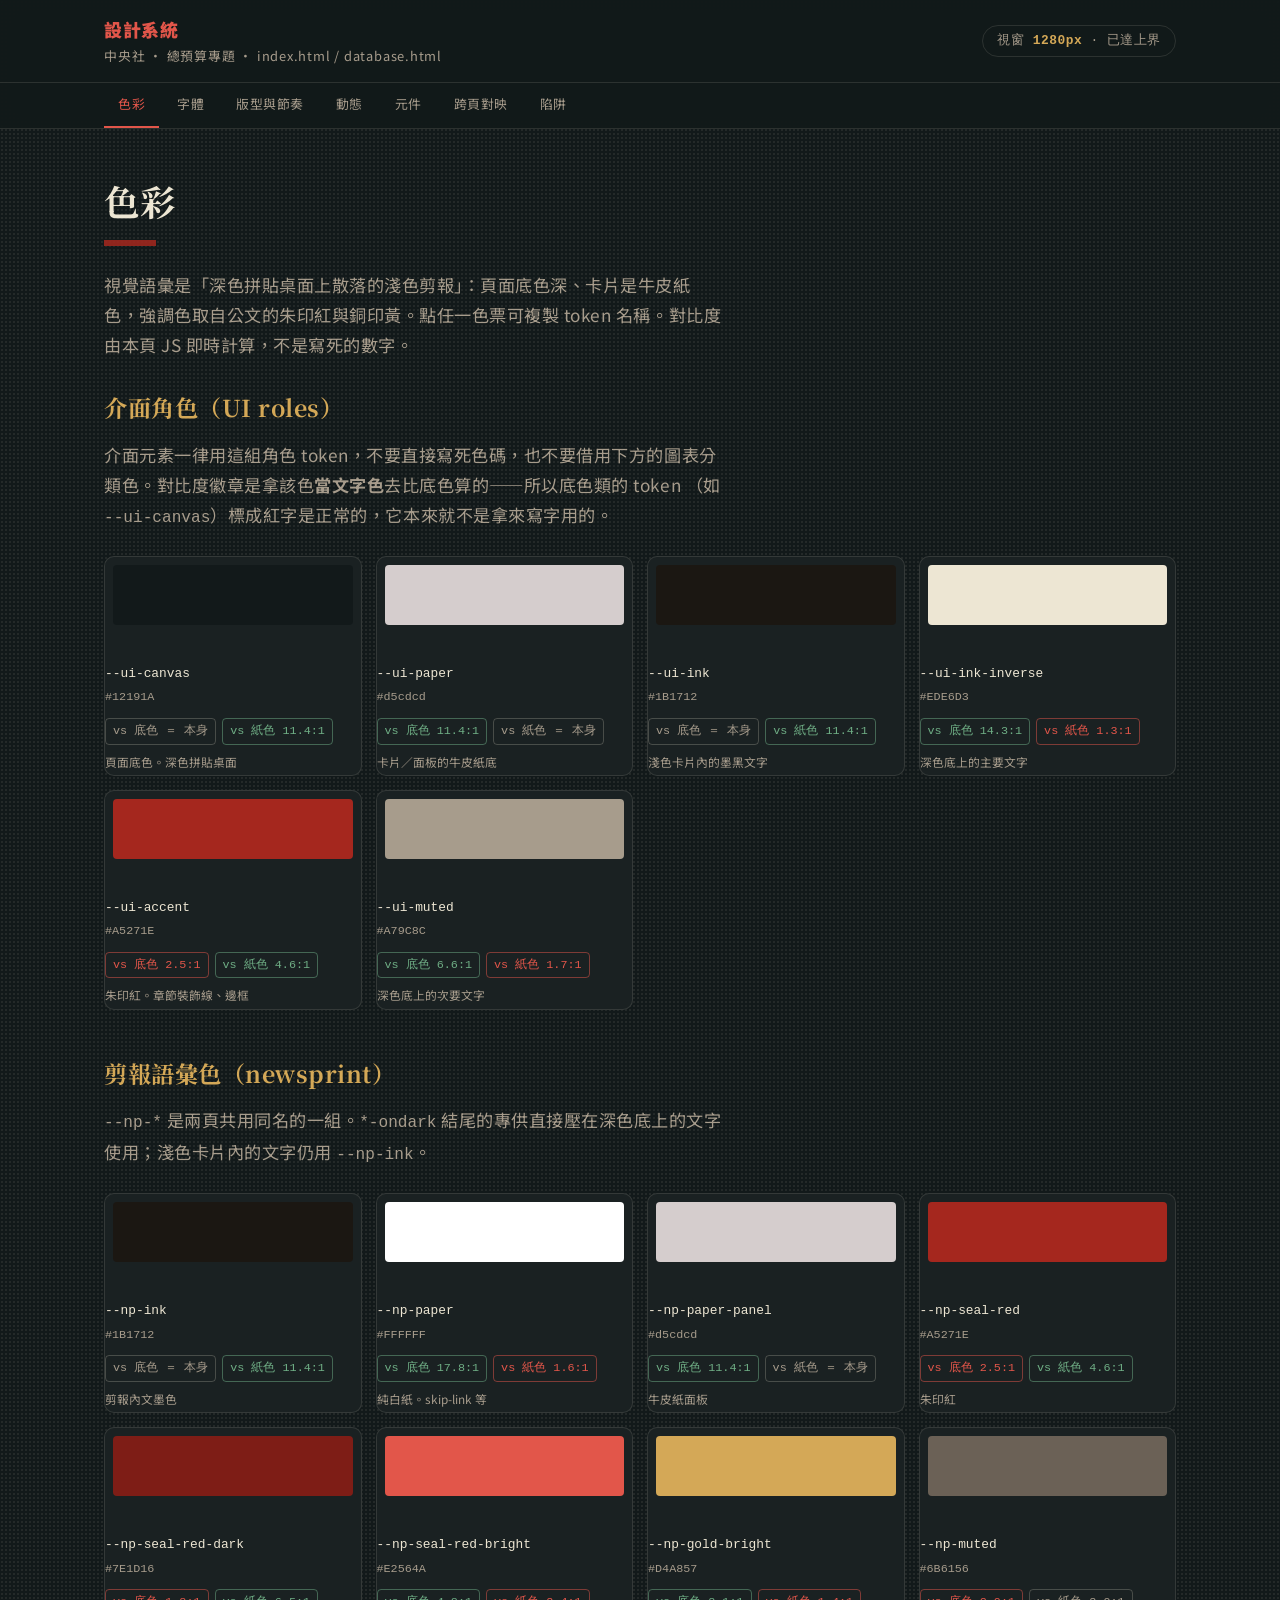
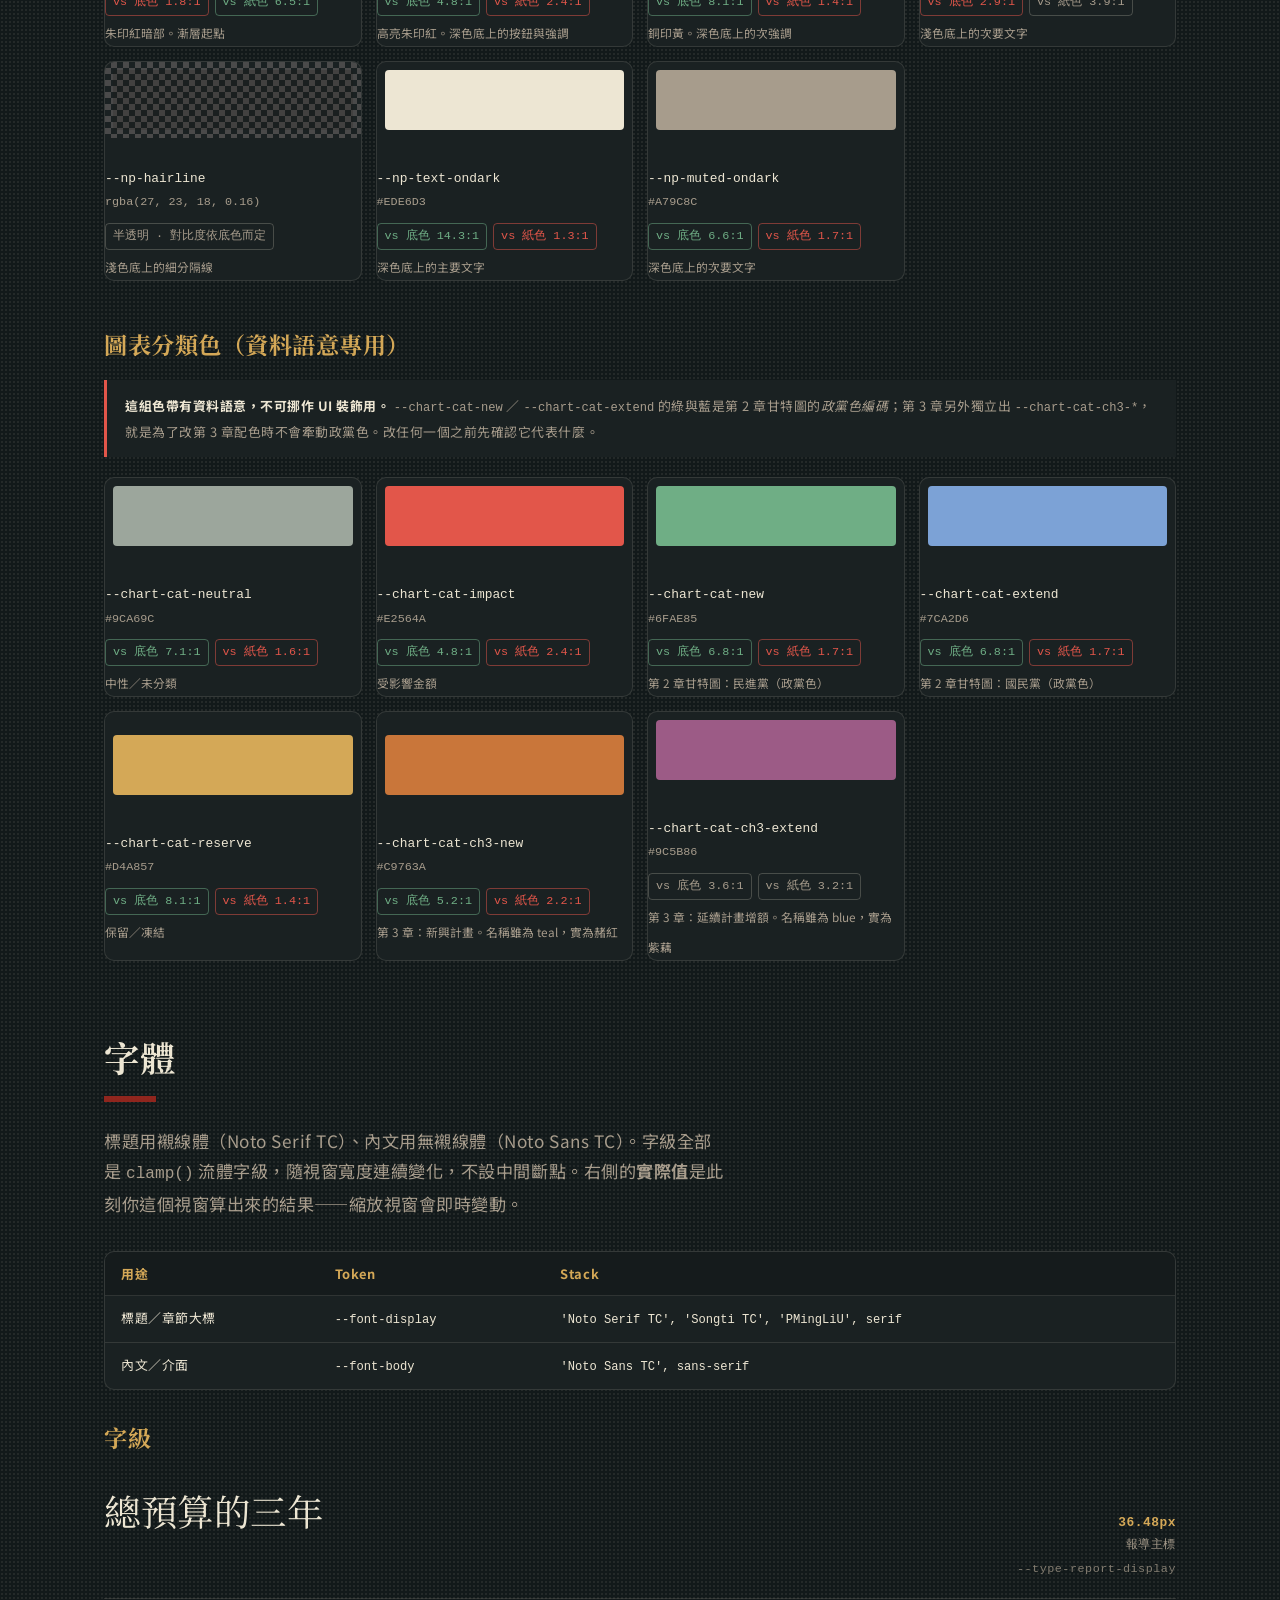
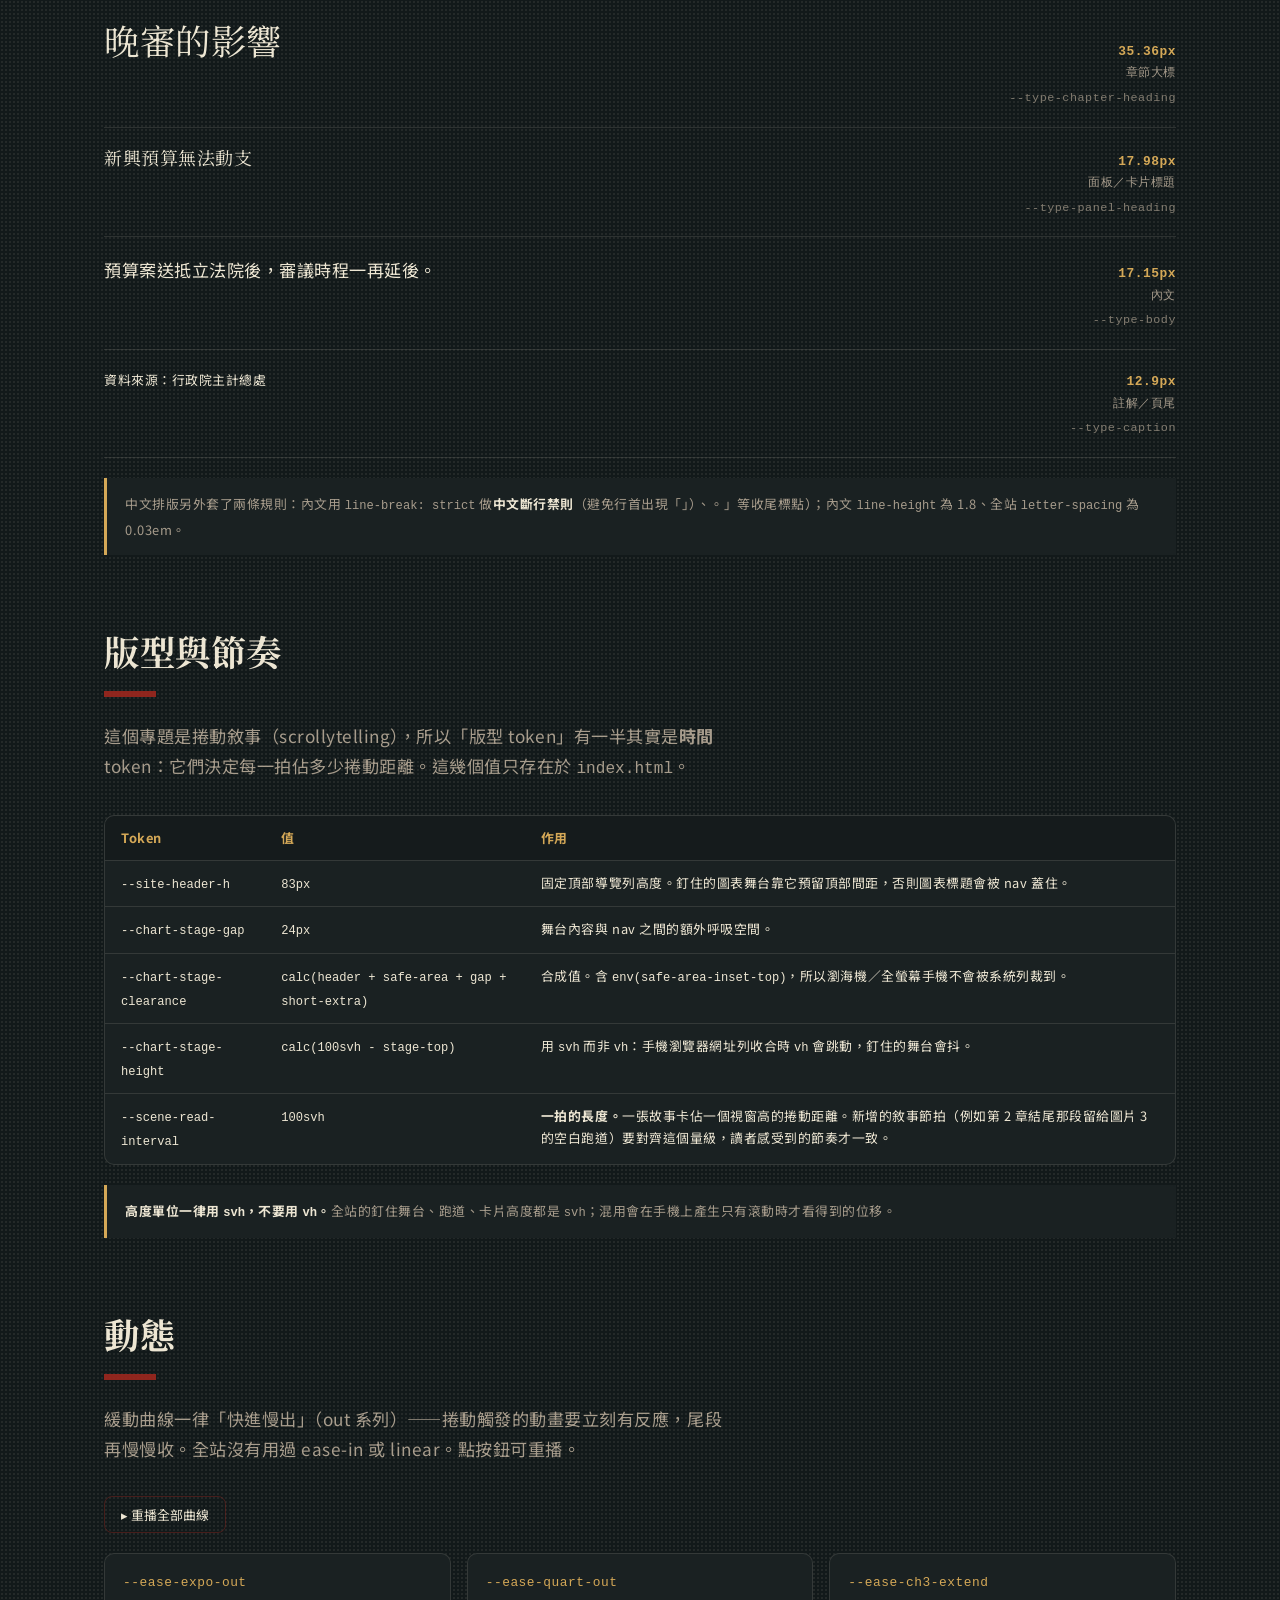
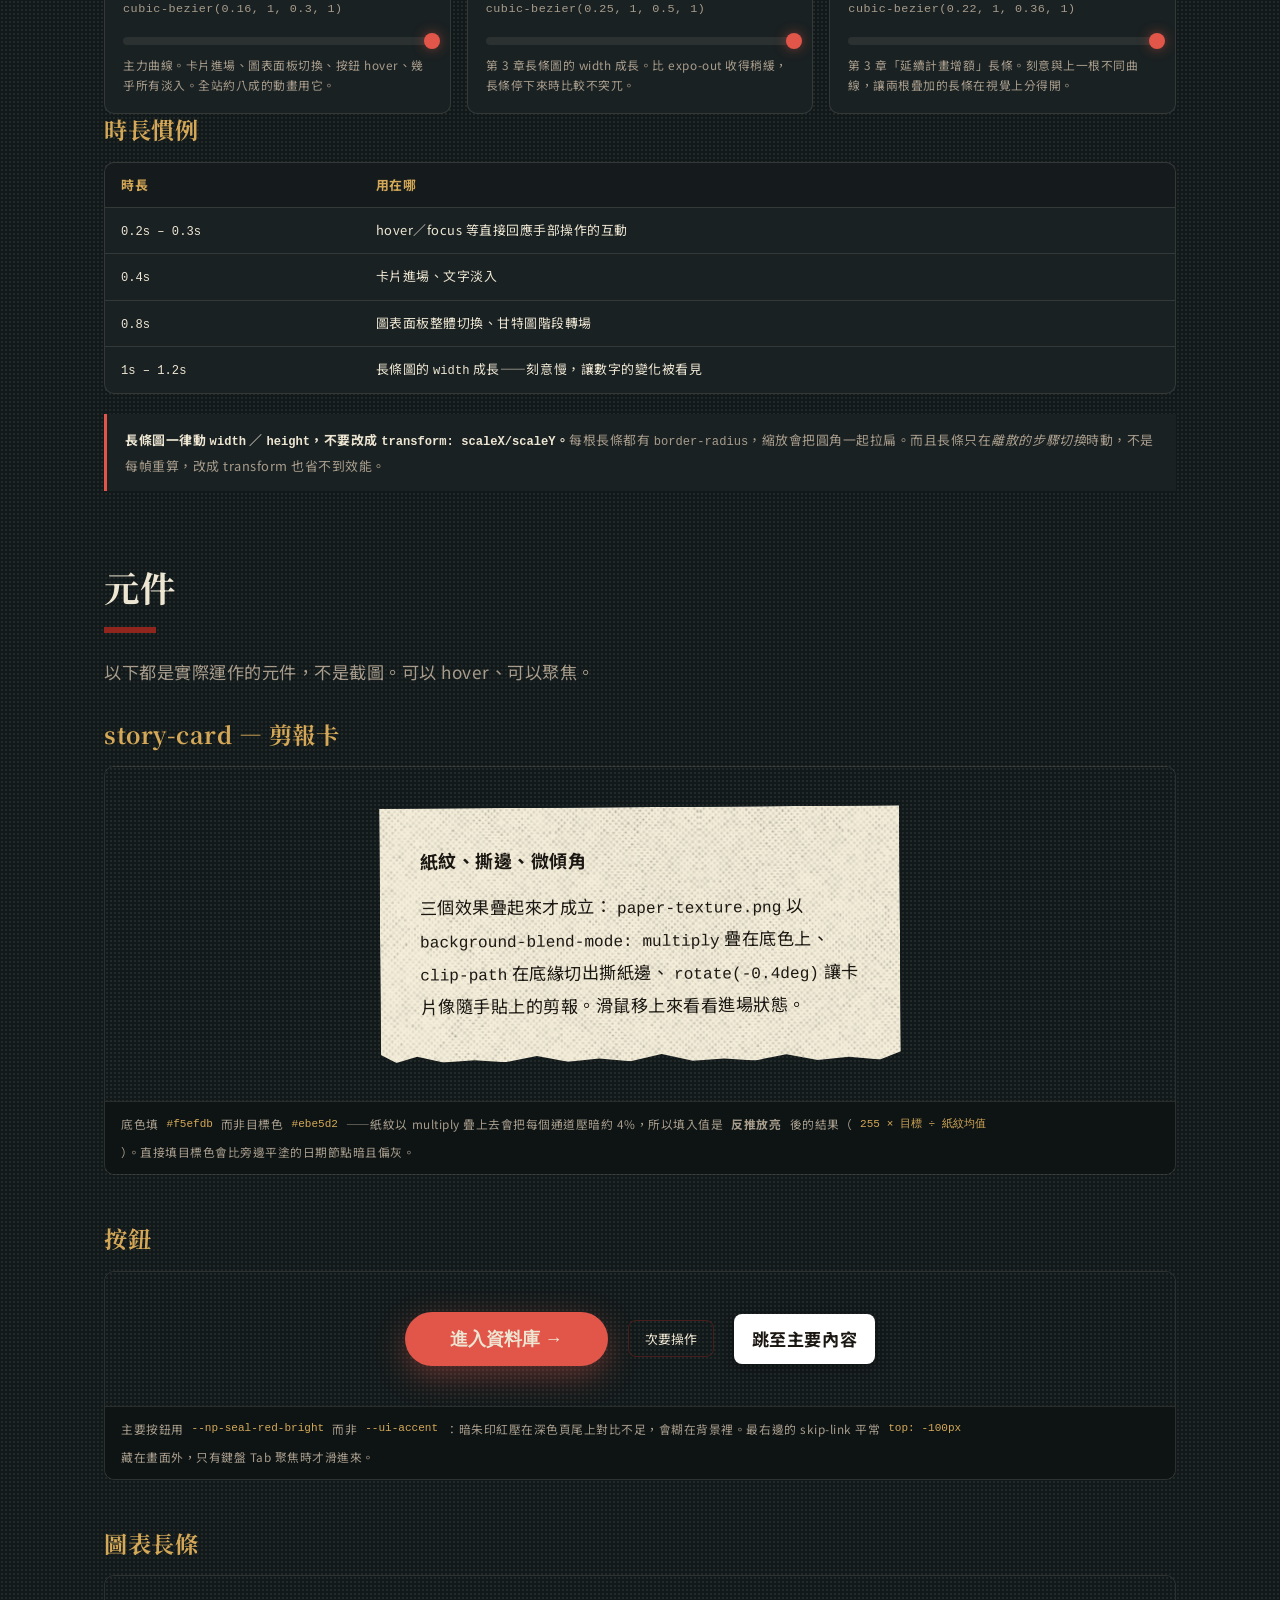
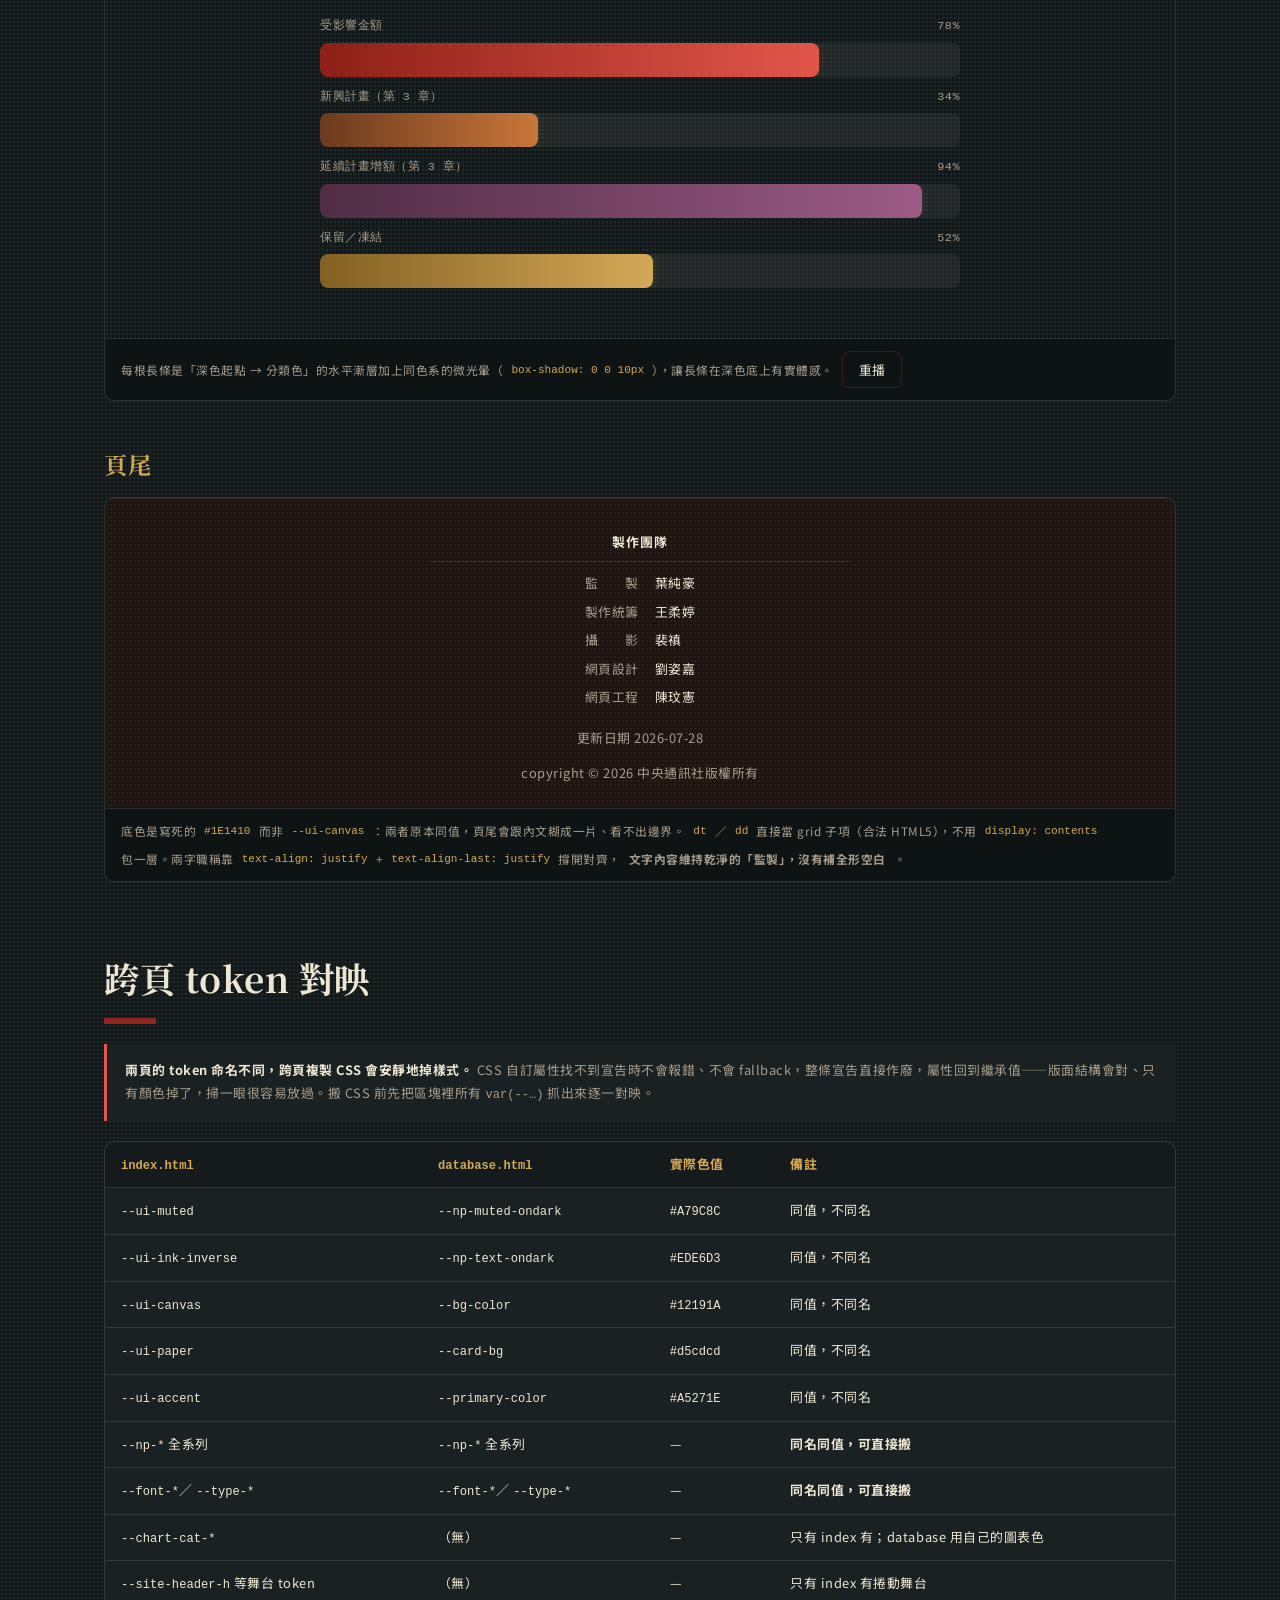
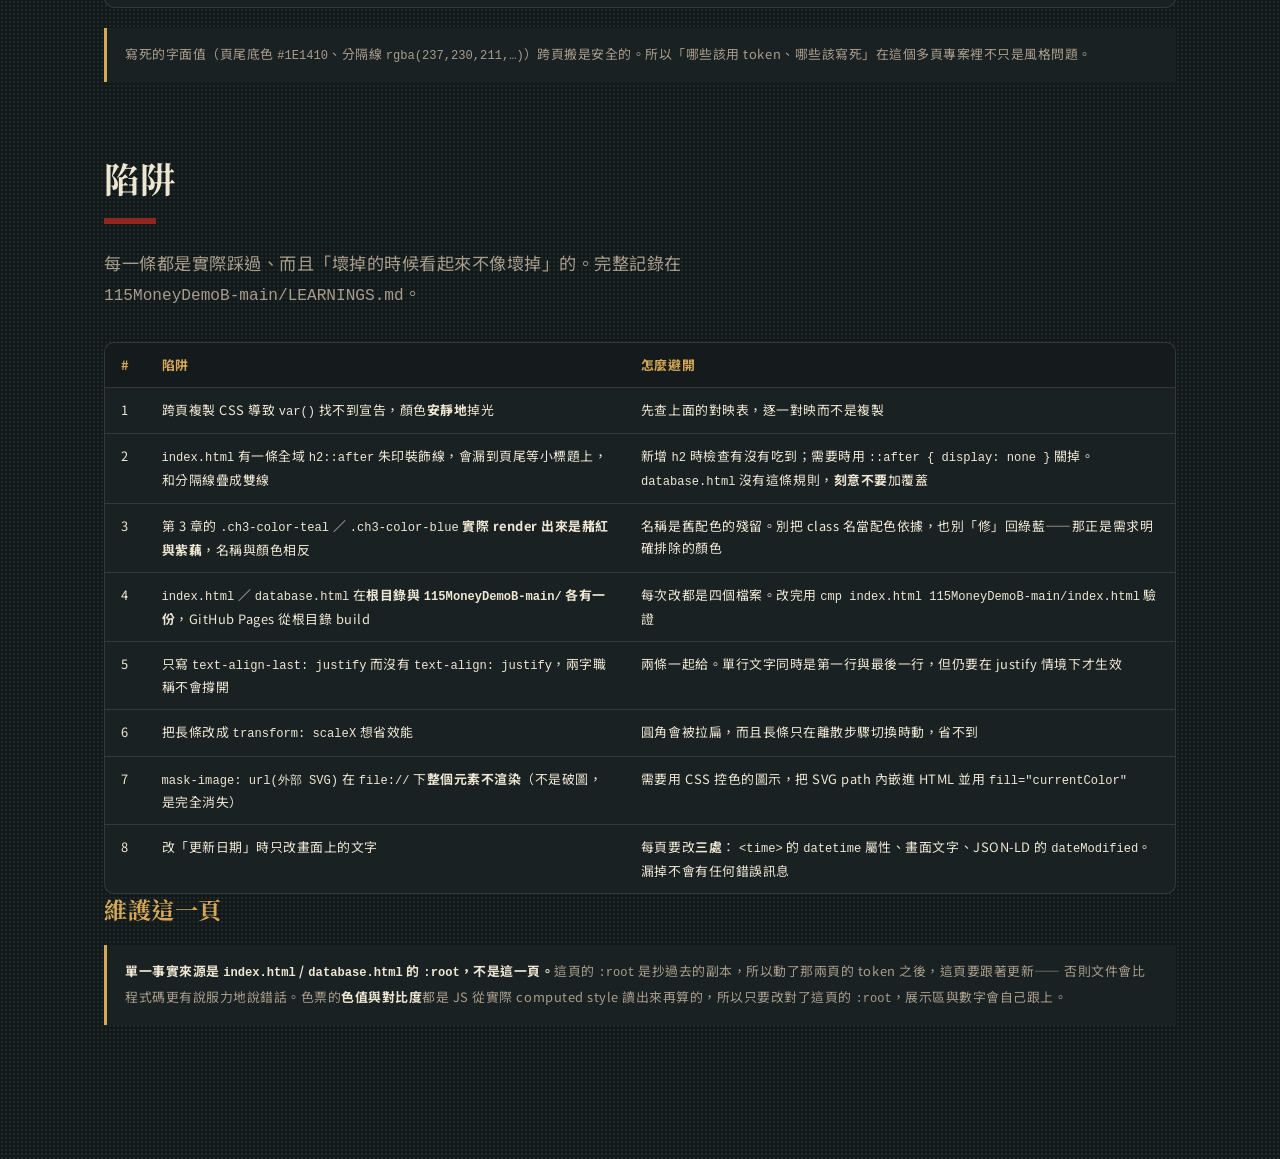
<file: design-system.html>
<!DOCTYPE html>
<html lang="zh-Hant">

<head>
    <meta charset="UTF-8">
    <meta name="viewport" content="width=device-width, initial-scale=1.0">
    <title>設計系統 — 中央社總預算專題</title>
    <meta name="description" content="index.html / database.html 共用的設計 token、元件與動態規範，含跨頁 token 對映與已知陷阱。">
    <meta name="robots" content="noindex, nofollow">
    <link rel="icon" type="image/svg+xml" href="cna-favicon-adaptive.svg">
    <link rel="preconnect" href="https://fonts.googleapis.com">
    <link rel="preconnect" href="https://fonts.gstatic.com" crossorigin>
    <link
        href="https://fonts.googleapis.com/css2?family=Noto+Sans+TC:wght@400;500;700;900&family=Noto+Serif+TC:wght@700;900&display=swap"
        rel="stylesheet">

    <style>
        /* =========================================================================
           設計系統文件頁

           這一頁「用」設計系統來「說明」設計系統：下面 :root 的 token 是從
           index.html / database.html 抄過來的同一組值（單一事實來源仍是那兩頁，
           這裡是文件）。改了那兩頁的 token，這頁要跟著改——見最下方「維護」一節。
           ========================================================================= */
        :root {
            /* ---------- Editorial UI roles（index.html 的命名） ---------- */
            --ui-canvas: #12191A;
            --ui-paper: #d5cdcd;
            --ui-ink: #1B1712;
            --ui-ink-inverse: #EDE6D3;
            --ui-accent: #A5271E;
            --ui-muted: #A79C8C;

            /* ---------- Newsprint 剪報語彙（兩頁共用同名） ---------- */
            --np-ink: #1B1712;
            --np-paper: #FFFFFF;
            --np-paper-panel: #d5cdcd;
            --np-seal-red: #A5271E;
            --np-seal-red-dark: #7E1D16;
            --np-seal-red-bright: #E2564A;
            --np-gold-bright: #D4A857;
            --np-muted: #6B6156;
            --np-hairline: rgba(27, 23, 18, 0.16);
            --np-text-ondark: #EDE6D3;
            --np-muted-ondark: #A79C8C;

            /* ---------- 圖表分類色（資料語意，勿挪作 UI 用） ---------- */
            --chart-cat-neutral: #9CA69C;
            --chart-cat-impact: #E2564A;
            --chart-cat-new: #6FAE85;
            --chart-cat-extend: #7CA2D6;
            --chart-cat-reserve: #D4A857;
            --chart-cat-ch3-new: #C9763A;
            --chart-cat-ch3-extend: #9C5B86;

            /* ---------- 字體 ---------- */
            --font-display: 'Noto Serif TC', 'Songti TC', 'PMingLiU', serif;
            --font-body: 'Noto Sans TC', sans-serif;

            /* ---------- 流體字級（兩頁共用同一組 clamp） ---------- */
            --type-report-display: clamp(2.125rem, calc(1.4rem + 1.1vw), 2.5rem);
            --type-chapter-heading: clamp(2rem, calc(1.25rem + 1.2vw), 2.5rem);
            --type-panel-heading: clamp(1.05rem, calc(0.98rem + 0.18vw), 1.15rem);
            --type-body: clamp(1rem, calc(0.96rem + 0.14vw), 1.1rem);
            --type-caption: clamp(0.75rem, calc(0.71rem + 0.12vw), 0.85rem);

            /* ---------- 版型節奏（index.html 專用） ---------- */
            --site-header-h: 83px;
            --chart-stage-gap: 24px;
            --scene-read-interval: 100svh;

            /* ---------- 動態曲線 ---------- */
            --ease-expo-out: cubic-bezier(0.16, 1, 0.3, 1);
            --ease-quart-out: cubic-bezier(0.25, 1, 0.5, 1);
            --ease-ch3-extend: cubic-bezier(0.22, 1, 0.36, 1);

            /* ---------- 本文件頁自用 ---------- */
            --doc-panel: #1A2122;
            --doc-panel-2: #202829;
            --doc-line: rgba(237, 230, 211, 0.12);
            --doc-line-strong: rgba(237, 230, 211, 0.22);
            --doc-code: #0E1414;

            /* 文件頁自用的兩個補充字級。
               專案本身只有 5 級（report-display / chapter-heading / panel-heading /
               body / caption），但文件頁需要「章節副標」與「第三層小字」這兩個
               專案沒有的角色。刻意只補這兩個、而不是每處各寫一個 rem 值——
               否則小字區間會出現一堆 0.66/0.68/0.72/0.78rem 這種無法解釋的數字。 */
            --doc-subhead: clamp(1.3rem, calc(1.05rem + 0.5vw), 1.5rem);
            --doc-micro: clamp(0.68rem, calc(0.64rem + 0.12vw), 0.78rem);
        }

        * {
            box-sizing: border-box;
            margin: 0;
            padding: 0;
        }

        body {
            font-family: var(--font-body);
            background-color: var(--ui-canvas);
            /* 全站的印刷網點紋理，與 index.html / database.html 一致 */
            background-image: radial-gradient(circle, rgba(237, 230, 211, 0.08) 1px, transparent 1.2px);
            background-size: 4px 4px;
            color: var(--ui-ink-inverse);
            line-height: 1.75;
            letter-spacing: 0.03em;
            font-size: var(--type-body);
        }

        @media (max-width: 640px) {
            body {
                background-image: radial-gradient(circle, rgba(237, 230, 211, 0.06) 1px, transparent 1.3px);
                background-size: 6px 6px;
            }
        }

        h1,
        h2,
        h3 {
            font-family: var(--font-display);
            font-weight: 700;
            line-height: 1.35;
        }

        code,
        kbd {
            font-family: ui-monospace, SFMono-Regular, 'SF Mono', Menlo, Consolas, monospace;
            /* 刻意接近等身（不是 0.85em）：等寬字疊在 --type-caption 上會掉到 10px 出頭，
               而表格裡的 token 名稱正是讀者最需要看清的內容。改用字體與顏色區分，
               不靠縮小。 */
            font-size: 0.94em;
            letter-spacing: 0;
        }

        a {
            color: var(--np-seal-red-bright);
        }

        /* ============================== 頁首 ============================== */
        .doc-header {
            position: sticky;
            top: 0;
            z-index: 100;
            background: rgba(18, 25, 26, 0.92);
            backdrop-filter: blur(12px);
            border-bottom: 1px solid var(--doc-line);
        }

        .doc-header-inner {
            max-width: 1120px;
            margin: 0 auto;
            padding: 14px 24px;
            display: flex;
            align-items: center;
            justify-content: space-between;
            gap: 16px;
            flex-wrap: wrap;
        }

        .doc-title {
            font-size: var(--type-panel-heading);
            font-weight: 900;
            color: var(--np-seal-red-bright);
            white-space: nowrap;
        }

        .doc-title span {
            display: block;
            font-family: var(--font-body);
            font-size: var(--type-caption);
            font-weight: 400;
            color: var(--ui-muted);
            letter-spacing: 0.06em;
        }

        /* 視窗寬度讀數：流體字級是 vw 的函數，看文件時要能直接對照當下寬度算出來的值 */
        .viewport-readout {
            font-family: ui-monospace, SFMono-Regular, Menlo, monospace;
            font-size: var(--type-caption);
            color: var(--ui-muted);
            border: 1px solid var(--doc-line);
            border-radius: 999px;
            padding: 4px 14px;
            white-space: nowrap;
        }

        .viewport-readout strong {
            color: var(--np-gold-bright);
            font-weight: 700;
        }

        .doc-nav {
            border-top: 1px solid var(--doc-line);
            overflow-x: auto;
            -webkit-overflow-scrolling: touch;
        }

        .doc-nav ul {
            max-width: 1120px;
            margin: 0 auto;
            padding: 0 24px;
            display: flex;
            gap: 4px;
            list-style: none;
        }

        .doc-nav a {
            display: block;
            padding: 10px 14px;
            font-size: var(--type-caption);
            color: var(--ui-muted);
            text-decoration: none;
            white-space: nowrap;
            border-bottom: 2px solid transparent;
            transition: color 0.2s ease, border-color 0.2s ease;
        }

        .doc-nav a:hover {
            color: var(--ui-ink-inverse);
        }

        .doc-nav a.is-current {
            color: var(--np-seal-red-bright);
            border-bottom-color: var(--np-seal-red-bright);
        }

        /* ============================== 版面 ============================== */
        main {
            max-width: 1120px;
            margin: 0 auto;
            padding: 48px 24px 120px;
        }

        .doc-section {
            margin-bottom: 72px;
            scroll-margin-top: 132px;
        }

        .doc-section>h2 {
            font-size: var(--type-chapter-heading);
            margin-bottom: 8px;
        }

        /* 章節標題下的朱印膠帶短條。index.html 是用全域 h2::after 做的，那條規則會漏到頁尾等小標題上（見「陷阱」第 2 條）；這裡改成只作用在
           .doc-section 的直接子代 h2，示範收斂寫法。 */
        .doc-section>h2::after {
            content: '';
            display: block;
            width: 52px;
            height: 6px;
            background: var(--ui-accent);
            opacity: 0.85;
            margin: 16px 0 0;
        }

        /* 章節導言（緊接 h2）。max-width 用 ch 讓中文一行約 30–34 字，
           長度超過就換行，不跟著 1120px 的容器一路拉長。 */
        .section-lede {
            color: var(--ui-muted);
            max-width: 62ch;
            margin: 24px 0 32px;
        }

        /* 小節導言（緊接 h3）。與 .section-lede 同外觀但屬於下一層，
           上緣不再補間距——h3 的 margin-bottom 已經負責那段距離。
           原本是共用 .section-lede 再逐處補 style="margin-top:0"，
           那等於把版面規則寫進 HTML，改一次要改三個地方。 */
        .sub-lede {
            color: var(--ui-muted);
            max-width: 62ch;
            margin: 0 0 24px;
        }

        h3 {
            font-size: var(--doc-subhead);
            margin: 48px 0 16px;
            color: var(--np-gold-bright);
        }

        h3:first-of-type {
            margin-top: 0;
        }

        p+p {
            margin-top: 12px;
        }

        .doc-note {
            border-left: 3px solid var(--np-gold-bright);
            background: var(--doc-panel);
            padding: 14px 18px;
            margin: 20px 0;
            font-size: var(--type-caption);
            color: var(--ui-muted);
            line-height: 1.8;
        }

        .doc-note strong {
            color: var(--ui-ink-inverse);
        }

        .doc-note.is-warning {
            border-left-color: var(--np-seal-red-bright);
        }

        /* ============================== 色票 ============================== */
        .swatch-grid {
            display: grid;
            grid-template-columns: repeat(auto-fill, minmax(232px, 1fr));
            gap: 14px;
        }

        .swatch {
            background: var(--doc-panel);
            border: 1px solid var(--doc-line);
            border-radius: 10px;
            overflow: hidden;
            text-align: left;
            font: inherit;
            color: inherit;
            cursor: pointer;
            transition: border-color 0.2s ease, transform 0.2s ease;
        }

        .swatch:hover {
            border-color: var(--doc-line-strong);
            transform: translateY(-2px);
        }

        .swatch:focus-visible {
            outline: 2px solid var(--np-gold-bright);
            outline-offset: 2px;
        }

        .swatch-chip {
            height: 76px;
            display: flex;
            align-items: flex-end;
            justify-content: flex-end;
            padding: 8px;
        }

        /* 透明色（如 --np-hairline）要看得出透明度，底下墊棋盤格 */
        .swatch-chip.is-alpha {
            background-image:
                linear-gradient(45deg, #4a4a4a 25%, transparent 25%),
                linear-gradient(-45deg, #4a4a4a 25%, transparent 25%),
                linear-gradient(45deg, transparent 75%, #4a4a4a 75%),
                linear-gradient(-45deg, transparent 75%, #4a4a4a 75%);
            background-size: 12px 12px;
            background-position: 0 0, 0 6px, 6px -6px, -6px 0px;
        }

        .swatch-chip-inner {
            width: 100%;
            height: 100%;
            border-radius: 4px;
        }

        .swatch-meta {
            padding: 12px 14px 14px;
        }

        .swatch-token {
            font-family: ui-monospace, SFMono-Regular, Menlo, monospace;
            font-size: var(--type-caption);
            color: var(--ui-ink-inverse);
            word-break: break-all;
            display: block;
        }

        .swatch-value {
            font-family: ui-monospace, SFMono-Regular, Menlo, monospace;
            font-size: var(--doc-micro);
            color: var(--ui-muted);
            display: block;
            margin-top: 2px;
        }

        .swatch-desc {
            font-size: var(--doc-micro);
            color: var(--ui-muted);
            margin-top: 8px;
            line-height: 1.6;
        }

        /* 對比度徽章：由 JS 算出並填入，避免文件裡的數字跟實際色值不同步 */
        .contrast-row {
            display: flex;
            gap: 6px;
            margin-top: 10px;
            flex-wrap: wrap;
        }

        .contrast-badge {
            font-family: ui-monospace, SFMono-Regular, Menlo, monospace;
            font-size: var(--doc-micro);
            padding: 2px 7px;
            border-radius: 4px;
            border: 1px solid var(--doc-line-strong);
            color: var(--ui-muted);
            white-space: nowrap;
        }

        .contrast-badge.is-pass {
            border-color: rgba(111, 174, 133, 0.5);
            color: var(--chart-cat-new);
        }

        .contrast-badge.is-fail {
            border-color: rgba(226, 86, 74, 0.5);
            color: var(--np-seal-red-bright);
        }

        /* ============================== 表格 ============================== */
        .table-wrap.is-spaced {
            margin-bottom: 32px;
        }

        .table-wrap {
            overflow-x: auto;
            border: 1px solid var(--doc-line);
            border-radius: 10px;
            background: var(--doc-panel);
        }

        table {
            width: 100%;
            border-collapse: collapse;
            font-size: var(--type-caption);
            min-width: 560px;
        }

        th,
        td {
            text-align: left;
            padding: 11px 16px;
            border-bottom: 1px solid var(--doc-line);
            vertical-align: top;
            line-height: 1.7;
        }

        th {
            font-weight: 700;
            color: var(--np-gold-bright);
            white-space: nowrap;
            background: rgba(0, 0, 0, 0.18);
        }

        tr:last-child td {
            border-bottom: none;
        }

        td code {
            color: var(--ui-ink-inverse);
        }

        /* ============================== 字級 ============================== */
        .type-row {
            display: grid;
            grid-template-columns: minmax(0, 1fr) auto;
            gap: 16px 24px;
            align-items: baseline;
            padding: 18px 0;
            border-bottom: 1px solid var(--doc-line);
        }

        .type-sample {
            font-family: var(--font-display);
            color: var(--ui-ink-inverse);
            line-height: 1.3;
            min-width: 0;
        }

        .type-sample.is-body {
            font-family: var(--font-body);
            line-height: 1.8;
        }

        .type-spec {
            text-align: right;
            font-family: ui-monospace, SFMono-Regular, Menlo, monospace;
            font-size: var(--doc-micro);
            color: var(--ui-muted);
            white-space: nowrap;
        }

        .type-spec b {
            display: block;
            color: var(--np-gold-bright);
            font-size: var(--type-caption);
        }

        .type-spec .type-clamp {
            display: block;
            margin-top: 4px;
            opacity: 0.75;
        }

        @media (max-width: 640px) {
            .type-row {
                grid-template-columns: 1fr;
            }

            .type-spec {
                text-align: left;
            }
        }

        /* ============================== 元件展示 ============================== */
        .specimen {
            border: 1px solid var(--doc-line);
            border-radius: 10px;
            overflow: hidden;
            margin-bottom: 24px;
        }

        .specimen-stage {
            padding: 40px 24px;
            background-color: var(--ui-canvas);
            background-image: radial-gradient(circle, rgba(237, 230, 211, 0.08) 1px, transparent 1.2px);
            background-size: 4px 4px;
            display: flex;
            flex-wrap: wrap;
            gap: 20px;
            align-items: center;
            justify-content: center;
        }

        /* 頁尾示範要貼齊 specimen 邊緣，不要 stage 的內距 */
        .specimen-stage.is-flush {
            padding: 0;
            display: block;
        }

        /* 說明列裡的按鈕與文字同列，靠 flex 給間距而不是 inline margin */
        .specimen-caption {
            display: flex;
            flex-wrap: wrap;
            align-items: center;
            gap: 8px;
            padding: 12px 16px;
            background: var(--doc-code);
            border-top: 1px solid var(--doc-line);
            font-size: var(--doc-micro);
            color: var(--ui-muted);
            line-height: 1.7;
        }

        .specimen-caption code {
            color: var(--np-gold-bright);
        }

        /* --- story-card（第 1／2 章的剪報卡） --- */
        .story-card {
            /* 底色反推自紙紋均值，見 index.html 的長註解：疊上 multiply 紙紋後才是 #ebe5d2 */
            background-color: #f5efdb;
            background-image: url('paper-texture.png');
            background-repeat: repeat;
            background-blend-mode: multiply;
            padding: 40px;
            max-width: 520px;
            width: 100%;
            box-shadow: 0 10px 22px rgba(27, 23, 18, 0.18);
            transform: rotate(-0.4deg);
            transition: transform 0.4s, box-shadow 0.4s;
            /* 底緣撕紙邊 */
            clip-path: polygon(0% 0%, 100% 0%, 100% calc(100% - 8px), 96% 100%, 90% calc(100% - 3px), 84% 100%, 78% calc(100% - 6px), 72% 100%, 66% calc(100% - 2px), 60% 100%, 54% calc(100% - 7px), 48% 100%, 42% calc(100% - 3px), 36% 100%, 30% calc(100% - 6px), 24% 100%, 18% calc(100% - 2px), 12% 100%, 7% calc(100% - 6px), 3% 100%, 0% calc(100% - 8px));
        }

        .story-card:hover {
            transform: translateY(-5px) rotate(-0.4deg);
            box-shadow: 0 25px 50px rgba(27, 23, 18, 0.14);
        }

        .story-card h3 {
            font-family: var(--font-body);
            font-size: var(--type-panel-heading);
            font-weight: 700;
            color: var(--ui-ink);
            margin: 0 0 20px;
        }

        .story-card p {
            font-size: var(--type-body);
            color: var(--ui-ink);
            line-height: 1.8;
            line-break: strict;
            margin: 0;
        }

        /* --- 按鈕 --- */
        .cta-btn {
            display: inline-flex;
            align-items: center;
            gap: 12px;
            background-color: var(--np-seal-red-bright);
            color: var(--ui-ink-inverse);
            padding: 15px 45px;
            border-radius: 50px;
            font-size: var(--type-panel-heading);
            font-weight: 900;
            text-decoration: none;
            border: none;
            cursor: pointer;
            box-shadow: 0 10px 30px rgba(226, 86, 74, 0.35);
            transition: all 0.3s var(--ease-expo-out);
        }

        .cta-btn:hover {
            filter: brightness(0.9);
            transform: translateY(-3px);
            box-shadow: 0 15px 35px rgba(226, 86, 74, 0.5);
        }

        .nav-btn {
            background: transparent;
            border: 1px solid rgba(165, 39, 30, 0.35);
            color: var(--ui-ink-inverse);
            padding: 8px 16px;
            border-radius: 8px;
            font-family: var(--font-body);
            font-size: var(--type-caption);
            cursor: pointer;
            transition: background 0.2s ease, border-color 0.2s ease;
        }

        .nav-btn:hover {
            background: rgba(165, 39, 30, 0.18);
            border-color: var(--np-seal-red-bright);
        }

        .skip-link-demo {
            background: var(--np-paper);
            color: var(--np-ink);
            padding: 10px 18px;
            border-radius: 8px;
            font-weight: 700;
            text-decoration: none;
            box-shadow: 0 4px 12px rgba(0, 0, 0, 0.3);
            display: inline-block;
        }

        /* --- 圖表長條（第 3 章疊加長條圖的視覺語彙） --- */
        .bar-demo {
            width: 100%;
            max-width: 640px;
        }

        .bar-track {
            position: relative;
            height: 34px;
            background: rgba(237, 230, 211, 0.06);
            border-radius: 8px;
            overflow: hidden;
            margin-bottom: 10px;
        }

        .bar-layer {
            position: absolute;
            inset: 0 auto 0 0;
            height: 100%;
            border-radius: 8px;
            /* 長條一律動 width，不要改成 transform: scaleX —— 會扭曲圓角，見「陷阱」第 6 條 */
            transition: width 1.2s var(--ease-ch3-extend);
        }

        .bar-label {
            display: flex;
            justify-content: space-between;
            font-size: var(--doc-micro);
            color: var(--ui-muted);
            margin-bottom: 6px;
            font-family: ui-monospace, SFMono-Regular, Menlo, monospace;
        }

        /* --- 頁尾 credit（實際上線的頁尾） --- */
        .footer-demo {
            width: 100%;
            padding: 32px 20px 24px;
            background: radial-gradient(circle, rgba(237, 230, 211, 0.05) 1px, transparent 1.2px) 0 0/4px 4px, #1E1410;
            border-top: 1px solid rgba(237, 230, 211, 0.1);
            color: var(--ui-muted);
            font-size: var(--type-caption);
            text-align: center;
        }

        .footer-credits {
            max-width: 420px;
            margin: 0 auto 18px;
        }

        .footer-credits-title {
            font-family: var(--font-body);
            font-size: var(--type-caption);
            font-weight: 700;
            color: var(--ui-ink-inverse);
            letter-spacing: 0.08em;
            margin: 0 0 10px;
            padding-bottom: 8px;
            border-bottom: 1px solid rgba(237, 230, 211, 0.12);
        }

        .footer-credit-list {
            margin: 0;
            display: grid;
            grid-template-columns: max-content minmax(0, max-content);
            justify-content: center;
            column-gap: 16px;
            row-gap: 6px;
            text-align: left;
        }

        .footer-credit-list dt {
            color: var(--ui-muted);
            /* 兩字職稱撐開對齊四字：text-align-last 必須配 text-align 一起給 */
            text-align: justify;
            text-align-last: justify;
        }

        .footer-credit-list dd {
            margin: 0;
            color: var(--ui-ink-inverse);
            min-height: 1.5em;
        }

        .footer-dates {
            margin: 0 0 10px;
            display: flex;
            flex-wrap: wrap;
            justify-content: center;
            align-items: baseline;
            gap: 0 8px;
        }

        .footer-dates .footer-date {
            white-space: nowrap;
        }

        /* ============================== 動態 ============================== */
        .motion-grid {
            display: grid;
            grid-template-columns: repeat(auto-fit, minmax(250px, 1fr));
            gap: 16px;
        }

        .motion-card {
            background: var(--doc-panel);
            border: 1px solid var(--doc-line);
            border-radius: 10px;
            padding: 18px;
        }

        .motion-name {
            font-family: ui-monospace, SFMono-Regular, Menlo, monospace;
            font-size: var(--type-caption);
            color: var(--np-gold-bright);
            margin-bottom: 4px;
        }

        .motion-curve {
            font-family: ui-monospace, SFMono-Regular, Menlo, monospace;
            font-size: var(--doc-micro);
            color: var(--ui-muted);
            word-break: break-all;
        }

        .motion-track {
            height: 8px;
            background: rgba(237, 230, 211, 0.08);
            border-radius: 4px;
            margin: 18px 0 10px;
            position: relative;
        }

        .motion-dot {
            position: absolute;
            top: 50%;
            left: 0;
            width: 16px;
            height: 16px;
            margin-top: -8px;
            margin-left: -8px;
            border-radius: 50%;
            background: var(--np-seal-red-bright);
            box-shadow: 0 0 12px rgba(226, 86, 74, 0.5);
        }

        .motion-use {
            font-size: var(--doc-micro);
            color: var(--ui-muted);
            line-height: 1.7;
        }

        .motion-replay {
            margin-bottom: 20px;
        }

        /* ============================== 複製提示 ============================== */
        .copy-toast {
            position: fixed;
            left: 50%;
            bottom: 32px;
            transform: translate(-50%, 12px);
            background: var(--np-paper);
            color: var(--np-ink);
            padding: 10px 22px;
            border-radius: 999px;
            font-size: var(--type-caption);
            font-weight: 700;
            box-shadow: 0 10px 30px rgba(0, 0, 0, 0.45);
            opacity: 0;
            pointer-events: none;
            transition: opacity 0.25s ease, transform 0.25s var(--ease-expo-out);
            z-index: 200;
        }

        .copy-toast.is-visible {
            opacity: 1;
            transform: translate(-50%, 0);
        }

        /* 尊重系統的減少動態偏好設定 */
        @media (prefers-reduced-motion: reduce) {

            *,
            *::before,
            *::after {
                animation-duration: 0.01ms !important;
                transition-duration: 0.01ms !important;
            }
        }
    </style>
</head>

<body>
    <header class="doc-header">
        <div class="doc-header-inner">
            <div class="doc-title">
                設計系統
                <span>中央社 · 總預算專題 · index.html / database.html</span>
            </div>
            <div class="viewport-readout" id="viewport-readout">視窗 <strong>—</strong></div>
        </div>
        <nav class="doc-nav" aria-label="章節導覽">
            <ul>
                <li><a href="#colors">色彩</a></li>
                <li><a href="#typography">字體</a></li>
                <li><a href="#layout">版型與節奏</a></li>
                <li><a href="#motion">動態</a></li>
                <li><a href="#components">元件</a></li>
                <li><a href="#mapping">跨頁對映</a></li>
                <li><a href="#pitfalls">陷阱</a></li>
            </ul>
        </nav>
    </header>

    <main>
        <!-- ============================== 色彩 ============================== -->
        <section class="doc-section" id="colors">
            <h2>色彩</h2>
            <p class="section-lede">
                視覺語彙是「深色拼貼桌面上散落的淺色剪報」：頁面底色深、卡片是牛皮紙色，強調色取自公文的朱印紅與銅印黃。點任一色票可複製 token 名稱。對比度由本頁 JS 即時計算，不是寫死的數字。
            </p>

            <h3>介面角色（UI roles）</h3>
            <p class="sub-lede">
                介面元素一律用這組角色 token，不要直接寫死色碼，也不要借用下方的圖表分類色。對比度徽章是拿該色<strong>當文字色</strong>去比底色算的——所以底色類的 token
                （如 <code>--ui-canvas</code>）標成紅字是正常的，它本來就不是拿來寫字用的。
            </p>
            <div class="swatch-grid" id="grid-ui"></div>

            <h3>剪報語彙色（newsprint）</h3>
            <p class="sub-lede">
                <code>--np-*</code> 是兩頁共用同名的一組。<code>*-ondark</code> 結尾的專供直接壓在深色底上的文字使用；淺色卡片內的文字仍用 <code>--np-ink</code>。
            </p>
            <div class="swatch-grid" id="grid-np"></div>

            <h3>圖表分類色（資料語意專用）</h3>
            <div class="doc-note is-warning">
                <strong>這組色帶有資料語意，不可挪作 UI 裝飾用。</strong>
                <code>--chart-cat-new</code> ／ <code>--chart-cat-extend</code> 的綠與藍是第 2 章甘特圖的<em>政黨色編碼</em>；第 3 章另外獨立出 <code>--chart-cat-ch3-*</code>，就是為了改第 3 章配色時不會牽動政黨色。改任何一個之前先確認它代表什麼。
            </div>
            <div class="swatch-grid" id="grid-chart"></div>
        </section>

        <!-- ============================== 字體 ============================== -->
        <section class="doc-section" id="typography">
            <h2>字體</h2>
            <p class="section-lede">
                標題用襯線體（Noto Serif TC）、內文用無襯線體（Noto Sans TC）。字級全部是 <code>clamp()</code> 流體字級，隨視窗寬度連續變化，不設中間斷點。右側的<b>實際值</b>是此刻你這個視窗算出來的結果——縮放視窗會即時變動。
            </p>

            <div class="table-wrap is-spaced">
                <table>
                    <thead>
                        <tr>
                            <th>用途</th>
                            <th>Token</th>
                            <th>Stack</th>
                        </tr>
                    </thead>
                    <tbody>
                        <tr>
                            <td>標題／章節大標</td>
                            <td><code>--font-display</code></td>
                            <td><code>'Noto Serif TC', 'Songti TC', 'PMingLiU', serif</code></td>
                        </tr>
                        <tr>
                            <td>內文／介面</td>
                            <td><code>--font-body</code></td>
                            <td><code>'Noto Sans TC', sans-serif</code></td>
                        </tr>
                    </tbody>
                </table>
            </div>

            <h3>字級</h3>
            <div id="type-scale"></div>

            <div class="doc-note">
                中文排版另外套了兩條規則：內文用 <code>line-break: strict</code> 做<strong>中文斷行禁則</strong>（避免行首出現「」）、。」等收尾標點）；內文 <code>line-height</code> 為 1.8、全站 <code>letter-spacing</code> 為 0.03em。
            </div>
        </section>

        <!-- ============================== 版型 ============================== -->
        <section class="doc-section" id="layout">
            <h2>版型與節奏</h2>
            <p class="section-lede">
                這個專題是捲動敘事（scrollytelling），所以「版型 token」有一半其實是<strong>時間</strong> token：它們決定每一拍佔多少捲動距離。這幾個值只存在於 <code>index.html</code>。
            </p>

            <div class="table-wrap">
                <table>
                    <thead>
                        <tr>
                            <th>Token</th>
                            <th>值</th>
                            <th>作用</th>
                        </tr>
                    </thead>
                    <tbody>
                        <tr>
                            <td><code>--site-header-h</code></td>
                            <td><code>83px</code></td>
                            <td>固定頂部導覽列高度。釘住的圖表舞台靠它預留頂部間距，否則圖表標題會被 nav 蓋住。</td>
                        </tr>
                        <tr>
                            <td><code>--chart-stage-gap</code></td>
                            <td><code>24px</code></td>
                            <td>舞台內容與 nav 之間的額外呼吸空間。</td>
                        </tr>
                        <tr>
                            <td><code>--chart-stage-clearance</code></td>
                            <td><code>calc(header + safe-area + gap + short-extra)</code></td>
                            <td>合成值。含 <code>env(safe-area-inset-top)</code>，所以瀏海機／全螢幕手機不會被系統列裁到。</td>
                        </tr>
                        <tr>
                            <td><code>--chart-stage-height</code></td>
                            <td><code>calc(100svh - stage-top)</code></td>
                            <td>用 <code>svh</code> 而非 <code>vh</code>：手機瀏覽器網址列收合時 <code>vh</code> 會跳動，釘住的舞台會抖。</td>
                        </tr>
                        <tr>
                            <td><code>--scene-read-interval</code></td>
                            <td><code>100svh</code></td>
                            <td><strong>一拍的長度。</strong>一張故事卡佔一個視窗高的捲動距離。新增的敘事節拍（例如第 2 章結尾那段留給圖片 3 的空白跑道）要對齊這個量級，讀者感受到的節奏才一致。</td>
                        </tr>
                    </tbody>
                </table>
            </div>

            <div class="doc-note">
                <strong>高度單位一律用 <code>svh</code>，不要用 <code>vh</code>。</strong>全站的釘住舞台、跑道、卡片高度都是 <code>svh</code>；混用會在手機上產生只有滾動時才看得到的位移。
            </div>
        </section>

        <!-- ============================== 動態 ============================== -->
        <section class="doc-section" id="motion">
            <h2>動態</h2>
            <p class="section-lede">
                緩動曲線一律「快進慢出」（out 系列）——捲動觸發的動畫要立刻有反應，尾段再慢慢收。全站沒有用過 ease-in 或 linear。點按鈕可重播。
            </p>

            <button class="nav-btn motion-replay" id="replay-motion" type="button">▸ 重播全部曲線</button>

            <div class="motion-grid" id="motion-grid"></div>

            <h3>時長慣例</h3>
            <div class="table-wrap">
                <table>
                    <thead>
                        <tr>
                            <th>時長</th>
                            <th>用在哪</th>
                        </tr>
                    </thead>
                    <tbody>
                        <tr>
                            <td><code>0.2s – 0.3s</code></td>
                            <td>hover／focus 等直接回應手部操作的互動</td>
                        </tr>
                        <tr>
                            <td><code>0.4s</code></td>
                            <td>卡片進場、文字淡入</td>
                        </tr>
                        <tr>
                            <td><code>0.8s</code></td>
                            <td>圖表面板整體切換、甘特圖階段轉場</td>
                        </tr>
                        <tr>
                            <td><code>1s – 1.2s</code></td>
                            <td>長條圖的 <code>width</code> 成長——刻意慢，讓數字的變化被看見</td>
                        </tr>
                    </tbody>
                </table>
            </div>

            <div class="doc-note is-warning">
                <strong>長條圖一律動 <code>width</code> ／ <code>height</code>，不要改成 <code>transform: scaleX/scaleY</code>。</strong>每根長條都有 <code>border-radius</code>，縮放會把圓角一起拉扁。而且長條只在<em>離散的步驟切換</em>時動，不是每幀重算，改成 transform 也省不到效能。
            </div>
        </section>

        <!-- ============================== 元件 ============================== -->
        <section class="doc-section" id="components">
            <h2>元件</h2>
            <p class="section-lede">
                以下都是實際運作的元件，不是截圖。可以 hover、可以聚焦。
            </p>

            <h3>story-card — 剪報卡</h3>
            <div class="specimen">
                <div class="specimen-stage">
                    <div class="story-card">
                        <h3>紙紋、撕邊、微傾角</h3>
                        <p>三個效果疊起來才成立： <code>paper-texture.png</code> 以 <code>background-blend-mode: multiply</code> 疊在底色上、 <code>clip-path</code> 在底緣切出撕紙邊、 <code>rotate(-0.4deg)</code> 讓卡片像隨手貼上的剪報。滑鼠移上來看看進場狀態。</p>
                    </div>
                </div>
                <div class="specimen-caption">
                    底色填 <code>#f5efdb</code> 而非目標色 <code>#ebe5d2</code>——紙紋以 multiply 疊上去會把每個通道壓暗約
                    4%，所以填入值是<strong>反推放亮</strong>後的結果（ <code>255 × 目標 ÷ 紙紋均值</code>）。直接填目標色會比旁邊平塗的日期節點暗且偏灰。
                </div>
            </div>

            <h3>按鈕</h3>
            <div class="specimen">
                <div class="specimen-stage">
                    <button class="cta-btn" type="button">進入資料庫 →</button>
                    <button class="nav-btn" type="button">次要操作</button>
                    <a class="skip-link-demo" href="#components">跳至主要內容</a>
                </div>
                <div class="specimen-caption">
                    主要按鈕用 <code>--np-seal-red-bright</code> 而非 <code>--ui-accent</code>：暗朱印紅壓在深色頁尾上對比不足，會糊在背景裡。最右邊的 skip-link 平常 <code>top: -100px</code> 藏在畫面外，只有鍵盤 Tab 聚焦時才滑進來。
                </div>
            </div>

            <h3>圖表長條</h3>
            <div class="specimen">
                <div class="specimen-stage">
                    <div class="bar-demo" id="bar-demo"></div>
                </div>
                <div class="specimen-caption">
                    每根長條是「深色起點 → 分類色」的水平漸層加上同色系的微光暈（ <code>box-shadow: 0 0 10px</code>），讓長條在深色底上有實體感。
                    <button class="nav-btn" id="replay-bars" type="button">重播</button>
                </div>
            </div>

            <h3>頁尾</h3>
            <div class="specimen">
                <div class="specimen-stage is-flush">
                    <div class="footer-demo">
                        <div class="footer-credits">
                            <div class="footer-credits-title">製作團隊</div>
                            <dl class="footer-credit-list">
                                <dt>監製</dt>
                                <dd>葉純豪</dd>
                                <dt>製作統籌</dt>
                                <dd>王柔婷</dd>
                                <dt>攝影</dt>
                                <dd>裴禛</dd>
                                <dt>網頁設計</dt>
                                <dd>劉姿嘉</dd>
                                <dt>網頁工程</dt>
                                <dd>陳玟憲</dd>
                            </dl>
                        </div>
                        <p class="footer-dates">
                            <span class="footer-date">更新日期 <time datetime="2026-07-28">2026-07-28</time></span>
                        </p>
                        <p class="footer-copyright">copyright © 2026 中央通訊社版權所有</p>
                    </div>
                </div>
                <div class="specimen-caption">
                    底色是寫死的 <code>#1E1410</code> 而非 <code>--ui-canvas</code>：兩者原本同值，頁尾會跟內文糊成一片、看不出邊界。 <code>dt</code> ／ <code>dd</code> 直接當 grid 子項（合法 HTML5），不用 <code>display: contents</code> 包一層。兩字職稱靠 <code>text-align: justify</code> + <code>text-align-last: justify</code> 撐開對齊，<strong>文字內容維持乾淨的「監製」，沒有補全形空白</strong>。
                </div>
            </div>
        </section>

        <!-- ============================== 對映 ============================== -->
        <section class="doc-section" id="mapping">
            <h2>跨頁 token 對映</h2>
            <div class="doc-note is-warning">
                <strong>兩頁的 token 命名不同，跨頁複製 CSS 會安靜地掉樣式。</strong>
                CSS 自訂屬性找不到宣告時不會報錯、不會 fallback，整條宣告直接作廢，屬性回到繼承值——版面結構會對、只有顏色掉了，掃一眼很容易放過。搬 CSS 前先把區塊裡所有 <code>var(--…)</code> 抓出來逐一對映。
            </div>

            <div class="table-wrap">
                <table>
                    <thead>
                        <tr>
                            <th><code>index.html</code></th>
                            <th><code>database.html</code></th>
                            <th>實際色值</th>
                            <th>備註</th>
                        </tr>
                    </thead>
                    <tbody>
                        <tr>
                            <td><code>--ui-muted</code></td>
                            <td><code>--np-muted-ondark</code></td>
                            <td><code>#A79C8C</code></td>
                            <td>同值，不同名</td>
                        </tr>
                        <tr>
                            <td><code>--ui-ink-inverse</code></td>
                            <td><code>--np-text-ondark</code></td>
                            <td><code>#EDE6D3</code></td>
                            <td>同值，不同名</td>
                        </tr>
                        <tr>
                            <td><code>--ui-canvas</code></td>
                            <td><code>--bg-color</code></td>
                            <td><code>#12191A</code></td>
                            <td>同值，不同名</td>
                        </tr>
                        <tr>
                            <td><code>--ui-paper</code></td>
                            <td><code>--card-bg</code></td>
                            <td><code>#d5cdcd</code></td>
                            <td>同值，不同名</td>
                        </tr>
                        <tr>
                            <td><code>--ui-accent</code></td>
                            <td><code>--primary-color</code></td>
                            <td><code>#A5271E</code></td>
                            <td>同值，不同名</td>
                        </tr>
                        <tr>
                            <td><code>--np-*</code> 全系列</td>
                            <td><code>--np-*</code> 全系列</td>
                            <td>—</td>
                            <td><strong>同名同值，可直接搬</strong></td>
                        </tr>
                        <tr>
                            <td><code>--font-*</code>／ <code>--type-*</code></td>
                            <td><code>--font-*</code>／ <code>--type-*</code></td>
                            <td>—</td>
                            <td><strong>同名同值，可直接搬</strong></td>
                        </tr>
                        <tr>
                            <td><code>--chart-cat-*</code></td>
                            <td>（無）</td>
                            <td>—</td>
                            <td>只有 index 有；database 用自己的圖表色</td>
                        </tr>
                        <tr>
                            <td><code>--site-header-h</code> 等舞台 token</td>
                            <td>（無）</td>
                            <td>—</td>
                            <td>只有 index 有捲動舞台</td>
                        </tr>
                    </tbody>
                </table>
            </div>

            <div class="doc-note">
                寫死的字面值（頁尾底色 <code>#1E1410</code>、分隔線 <code>rgba(237,230,211,…)</code>）跨頁搬是安全的。所以「哪些該用 token、哪些該寫死」在這個多頁專案裡不只是風格問題。
            </div>
        </section>

        <!-- ============================== 陷阱 ============================== -->
        <section class="doc-section" id="pitfalls">
            <h2>陷阱</h2>
            <p class="section-lede">
                每一條都是實際踩過、而且「壞掉的時候看起來不像壞掉」的。完整記錄在 <code>115MoneyDemoB-main/LEARNINGS.md</code>。
            </p>

            <div class="table-wrap">
                <table>
                    <thead>
                        <tr>
                            <th>#</th>
                            <th>陷阱</th>
                            <th>怎麼避開</th>
                        </tr>
                    </thead>
                    <tbody>
                        <tr>
                            <td>1</td>
                            <td>跨頁複製 CSS 導致 <code>var()</code> 找不到宣告，顏色<strong>安靜地</strong>掉光</td>
                            <td>先查上面的對映表，逐一對映而不是複製</td>
                        </tr>
                        <tr>
                            <td>2</td>
                            <td><code>index.html</code> 有一條全域 <code>h2::after</code> 朱印裝飾線，會漏到頁尾等小標題上，和分隔線疊成雙線</td>
                            <td>新增 <code>h2</code> 時檢查有沒有吃到；需要時用 <code>::after { display: none }</code> 關掉。 <code>database.html</code> 沒有這條規則，<strong>刻意不要</strong>加覆蓋
                            </td>
                        </tr>
                        <tr>
                            <td>3</td>
                            <td>第 3 章的 <code>.ch3-color-teal</code> ／ <code>.ch3-color-blue</code>
                                <strong>實際 render 出來是赭紅與紫藕</strong>，名稱與顏色相反</td>
                            <td>名稱是舊配色的殘留。別把 class 名當配色依據，也別「修」回綠藍——那正是需求明確排除的顏色</td>
                        </tr>
                        <tr>
                            <td>4</td>
                            <td><code>index.html</code> ／ <code>database.html</code> 在<strong>根目錄與 <code>115MoneyDemoB-main/</code> 各有一份</strong>，GitHub Pages 從根目錄 build</td>
                            <td>每次改都是四個檔案。改完用 <code>cmp index.html 115MoneyDemoB-main/index.html</code> 驗證
                            </td>
                        </tr>
                        <tr>
                            <td>5</td>
                            <td>只寫 <code>text-align-last: justify</code> 而沒有 <code>text-align: justify</code>，兩字職稱不會撐開
                            </td>
                            <td>兩條一起給。單行文字同時是第一行與最後一行，但仍要在 justify 情境下才生效</td>
                        </tr>
                        <tr>
                            <td>6</td>
                            <td>把長條改成 <code>transform: scaleX</code> 想省效能</td>
                            <td>圓角會被拉扁，而且長條只在離散步驟切換時動，省不到</td>
                        </tr>
                        <tr>
                            <td>7</td>
                            <td><code>mask-image: url(外部 SVG)</code> 在 <code>file://</code> 下<strong>整個元素不渲染</strong>（不是破圖，是完全消失）</td>
                            <td>需要用 CSS 控色的圖示，把 SVG path 內嵌進 HTML 並用 <code>fill="currentColor"</code>
                            </td>
                        </tr>
                        <tr>
                            <td>8</td>
                            <td>改「更新日期」時只改畫面上的文字</td>
                            <td>每頁要改<strong>三處</strong>： <code>&lt;time&gt;</code> 的 <code>datetime</code> 屬性、畫面文字、JSON-LD 的 <code>dateModified</code>。漏掉不會有任何錯誤訊息
                            </td>
                        </tr>
                    </tbody>
                </table>
            </div>

            <h3>維護這一頁</h3>
            <div class="doc-note">
                <strong>單一事實來源是 <code>index.html</code> / <code>database.html</code> 的 <code>:root</code>，不是這一頁。</strong>這頁的 <code>:root</code> 是抄過去的副本，所以動了那兩頁的 token 之後，這頁要跟著更新——
                否則文件會比程式碼更有說服力地說錯話。色票的<strong>色值與對比度</strong>都是 JS 從實際 computed style 讀出來再算的，所以只要改對了這頁的 <code>:root</code>，展示區與數字會自己跟上。
            </div>
        </section>
    </main>

    <div class="copy-toast" id="copy-toast" role="status" aria-live="polite"></div>

    <script>
        (function () {
            'use strict';

            /* =====================================================================
               色票資料只列 token 名稱與說明；實際色值一律從 computed style 讀，避免這份清單裡的色碼跟上面 :root 不同步（文件最常見的腐爛方式）。
               ===================================================================== */
            const UI_TOKENS = [
                ['--ui-canvas', '頁面底色。深色拼貼桌面'],
                ['--ui-paper', '卡片／面板的牛皮紙底'],
                ['--ui-ink', '淺色卡片內的墨黑文字'],
                ['--ui-ink-inverse', '深色底上的主要文字'],
                ['--ui-accent', '朱印紅。章節裝飾線、邊框'],
                ['--ui-muted', '深色底上的次要文字']
            ];

            const NP_TOKENS = [
                ['--np-ink', '剪報內文墨色'],
                ['--np-paper', '純白紙。skip-link 等'],
                ['--np-paper-panel', '牛皮紙面板'],
                ['--np-seal-red', '朱印紅'],
                ['--np-seal-red-dark', '朱印紅暗部。漸層起點'],
                ['--np-seal-red-bright', '高亮朱印紅。深色底上的按鈕與強調'],
                ['--np-gold-bright', '銅印黃。深色底上的次強調'],
                ['--np-muted', '淺色底上的次要文字'],
                ['--np-hairline', '淺色底上的細分隔線'],
                ['--np-text-ondark', '深色底上的主要文字'],
                ['--np-muted-ondark', '深色底上的次要文字']
            ];

            const CHART_TOKENS = [
                ['--chart-cat-neutral', '中性／未分類'],
                ['--chart-cat-impact', '受影響金額'],
                ['--chart-cat-new', '第 2 章甘特圖：民進黨（政黨色）'],
                ['--chart-cat-extend', '第 2 章甘特圖：國民黨（政黨色）'],
                ['--chart-cat-reserve', '保留／凍結'],
                ['--chart-cat-ch3-new', '第 3 章：新興計畫。名稱雖為 teal，實為赭紅'],
                ['--chart-cat-ch3-extend', '第 3 章：延續計畫增額。名稱雖為 blue，實為紫藕']
            ];

            const rootStyle = getComputedStyle(document.documentElement);
            const tokenValue = (name) => rootStyle.getPropertyValue(name).trim();

            /* ---------------------------------------------------------------------
               對比度：WCAG 2.x relative luminance
               只處理不透明色；rgba 帶透明度時無法在不知道背景的情況下算出真值，直接標示為不適用，不要給一個看起來精確但其實錯的數字。
               --------------------------------------------------------------------- */
            function parseColor(input) {
                const value = input.trim();
                let m = value.match(/^#([0-9a-f]{3}|[0-9a-f]{6})$/i);
                if (m) {
                    let hex = m[1];
                    if (hex.length === 3) hex = hex.split('').map(c => c + c).join('');
                    return {
                        r: parseInt(hex.slice(0, 2), 16),
                        g: parseInt(hex.slice(2, 4), 16),
                        b: parseInt(hex.slice(4, 6), 16),
                        a: 1
                    };
                }
                m = value.match(/^rgba?\(([^)]+)\)$/i);
                if (m) {
                    const parts = m[1].split(/[,\s/]+/).filter(Boolean).map(Number);
                    return { r: parts[0], g: parts[1], b: parts[2], a: parts.length > 3 ? parts[3] : 1 };
                }
                return null;
            }

            function relativeLuminance(c) {
                const channel = (v) => {
                    const s = v / 255;
                    return s <= 0.03928 ? s / 12.92 : Math.pow((s + 0.055) / 1.055, 2.4);
                };
                return 0.2126 * channel(c.r) + 0.7152 * channel(c.g) + 0.0722 * channel(c.b);
            }

            function contrastRatio(fg, bg) {
                const l1 = relativeLuminance(fg);
                const l2 = relativeLuminance(bg);
                const lighter = Math.max(l1, l2);
                const darker = Math.min(l1, l2);
                return (lighter + 0.05) / (darker + 0.05);
            }

            const CANVAS = parseColor(tokenValue('--ui-canvas'));
            const PAPER = parseColor(tokenValue('--ui-paper'));

            function badge(label, ratio) {
                // 色票本身就是這個底色時，比對自己沒有意義。標成「fail」會讓人以為
                // 這個底色有無障礙問題，其實只是拿它跟自己比。
                if (ratio < 1.05) {
                    return `<span class="contrast-badge">${label} ＝ 本身</span>`;
                }
                const rounded = Math.round(ratio * 10) / 10;
                // 4.5:1 是 WCAG AA 對一般大小文字的門檻
                const cls = ratio >= 4.5 ? 'is-pass' : (ratio >= 3 ? '' : 'is-fail');
                return `<span class="contrast-badge ${cls}">${label} ${rounded.toFixed(1)}:1</span>`;
            }

            /* ---------------------------------------------------------------------
               渲染色票
               --------------------------------------------------------------------- */
            function renderSwatches(containerId, tokens) {
                const container = document.getElementById(containerId);
                if (!container) return;

                container.innerHTML = tokens.map(([name, desc]) => {
                    const value = tokenValue(name);
                    const parsed = parseColor(value);
                    const isAlpha = !parsed || parsed.a < 1;

                    let contrast = '';
                    if (parsed && parsed.a === 1) {
                        contrast =
                            badge('vs 底色', contrastRatio(parsed, CANVAS)) +
                            badge('vs 紙色', contrastRatio(parsed, PAPER));
                    } else {
                        contrast = '<span class="contrast-badge">半透明 · 對比度依底色而定</span>';
                    }

                    return `
                        <button class="swatch" type="button" data-token="${name}" data-value="${value}">
                            <span class="swatch-chip ${isAlpha ? 'is-alpha' : ''}">
                                <span class="swatch-chip-inner" style="background:${value}"></span>
                            </span>
                            <span class="swatch-meta">
                                <span class="swatch-token">${name}</span>
                                <span class="swatch-value">${value}</span>
                                <span class="contrast-row">${contrast}</span>
                                <span class="swatch-desc">${desc}</span>
                            </span>
                        </button>`;
                }).join('');
            }

            renderSwatches('grid-ui', UI_TOKENS);
            renderSwatches('grid-np', NP_TOKENS);
            renderSwatches('grid-chart', CHART_TOKENS);

            /* ---------------------------------------------------------------------
               點擊複製 token 名稱
               --------------------------------------------------------------------- */
            const toast = document.getElementById('copy-toast');
            let toastTimer = null;

            function showToast(message) {
                toast.textContent = message;
                toast.classList.add('is-visible');
                clearTimeout(toastTimer);
                toastTimer = setTimeout(() => toast.classList.remove('is-visible'), 1600);
            }

            document.addEventListener('click', (event) => {
                const swatch = event.target.closest('.swatch');
                if (!swatch) return;
                const token = swatch.dataset.token;
                const text = `var(${token})`;

                if (navigator.clipboard && navigator.clipboard.writeText) {
                    navigator.clipboard.writeText(text)
                        .then(() => showToast(`已複製 ${text}`))
                        .catch(() => showToast(text));
                } else {
                    showToast(text);
                }
            });

            /* ---------------------------------------------------------------------
               字級展示
               clamp() 的實際值只有瀏覽器算得出來，所以插一個探針元素量 computed
               font-size，而不是自己重算 clamp 公式（重算等於再實作一次瀏覽器）。
               --------------------------------------------------------------------- */
            const TYPE_TOKENS = [
                ['--type-report-display', '報導主標', '總預算的三年', false],
                ['--type-chapter-heading', '章節大標', '晚審的影響', false],
                ['--type-panel-heading', '面板／卡片標題', '新興預算無法動支', false],
                ['--type-body', '內文', '預算案送抵立法院後，審議時程一再延後。', true],
                ['--type-caption', '註解／頁尾', '資料來源：行政院主計總處', true]
            ];

            const typeScale = document.getElementById('type-scale');
            typeScale.innerHTML = TYPE_TOKENS.map(([name, use, sample, isBody]) => `
                <div class="type-row">
                    <div class="type-sample ${isBody ? 'is-body' : ''}" style="font-size: var(${name})"
                         data-type-sample="${name}">${sample}</div>
                    <div class="type-spec">
                        <b data-type-readout="${name}">—</b>
                        ${use}
                        <span class="type-clamp">${name}</span>
                    </div>
                </div>`).join('');

            function updateTypeReadouts() {
                TYPE_TOKENS.forEach(([name]) => {
                    const sample = typeScale.querySelector(`[data-type-sample="${name}"]`);
                    const readout = typeScale.querySelector(`[data-type-readout="${name}"]`);
                    if (!sample || !readout) return;
                    const px = parseFloat(getComputedStyle(sample).fontSize);
                    readout.textContent = `${Math.round(px * 100) / 100}px`;
                });
            }

            /* ---------------------------------------------------------------------
               視窗寬度讀數
               --------------------------------------------------------------------- */
            const viewportReadout = document.getElementById('viewport-readout');

            function updateViewportReadout() {
                const w = window.innerWidth;
                // clamp() 的下界在 ~360px 觸底、上界在 ~1280px 觸頂（依各 token 略有差異）
                const state = w <= 400 ? '接近下界' : (w >= 1280 ? '已達上界' : '流體區間');
                viewportReadout.innerHTML = `視窗 <strong>${w}px</strong> · ${state}`;
            }

            /* rAF 節流：resize 會連續觸發，量測與寫 DOM 都排到同一幀做 */
            let resizeScheduled = false;
            function onResize() {
                if (resizeScheduled) return;
                resizeScheduled = true;
                requestAnimationFrame(() => {
                    resizeScheduled = false;
                    updateViewportReadout();
                    updateTypeReadouts();
                });
            }

            window.addEventListener('resize', onResize, { passive: true });
            updateViewportReadout();
            updateTypeReadouts();

            /* ---------------------------------------------------------------------
               緩動曲線展示
               --------------------------------------------------------------------- */
            const CURVES = [
                {
                    token: '--ease-expo-out',
                    curve: 'cubic-bezier(0.16, 1, 0.3, 1)',
                    use: '主力曲線。卡片進場、圖表面板切換、按鈕 hover、幾乎所有淡入。全站約八成的動畫用它。'
                },
                {
                    token: '--ease-quart-out',
                    curve: 'cubic-bezier(0.25, 1, 0.5, 1)',
                    use: '第 3 章長條圖的 width 成長。比 expo-out 收得稍緩，長條停下來時比較不突兀。'
                },
                {
                    token: '--ease-ch3-extend',
                    curve: 'cubic-bezier(0.22, 1, 0.36, 1)',
                    use: '第 3 章「延續計畫增額」長條。刻意與上一根不同曲線，讓兩根疊加的長條在視覺上分得開。'
                }
            ];

            const motionGrid = document.getElementById('motion-grid');
            motionGrid.innerHTML = CURVES.map(({ token, curve, use }) => `
                <div class="motion-card">
                    <div class="motion-name">${token}</div>
                    <div class="motion-curve">${curve}</div>
                    <div class="motion-track">
                        <div class="motion-dot" data-dot style="transition: left 1.2s ${curve}"></div>
                    </div>
                    <div class="motion-use">${use}</div>
                </div>`).join('');

            const dots = motionGrid.querySelectorAll('[data-dot]');

            function playMotion() {
                dots.forEach(dot => { dot.style.left = '0%'; });
                // 讀一次 offsetWidth 強制 reflow，否則同一幀內的 0% → 100% 會被合併掉、看不到動畫
                void motionGrid.offsetWidth;
                dots.forEach(dot => { dot.style.left = '100%'; });
            }

            document.getElementById('replay-motion').addEventListener('click', playMotion);

            /* ---------------------------------------------------------------------
               長條圖展示
               --------------------------------------------------------------------- */
            const BARS = [
                { label: '受影響金額', token: '--chart-cat-impact', dark: '#8E2017', width: 78 },
                { label: '新興計畫（第 3 章）', token: '--chart-cat-ch3-new', dark: '#6B3A1E', width: 34 },
                { label: '延續計畫增額（第 3 章）', token: '--chart-cat-ch3-extend', dark: '#4F2D44', width: 94 },
                { label: '保留／凍結', token: '--chart-cat-reserve', dark: '#836122', width: 52 }
            ];

            const barDemo = document.getElementById('bar-demo');
            barDemo.innerHTML = BARS.map(({ label, token, dark, width }) => {
                const color = tokenValue(token);
                const rgb = parseColor(color);
                const glow = rgb ? `rgba(${rgb.r}, ${rgb.g}, ${rgb.b}, 0.2)` : 'transparent';
                return `
                    <div class="bar-label"><span>${label}</span><span>${width}%</span></div>
                    <div class="bar-track">
                        <div class="bar-layer" data-bar data-width="${width}"
                             style="width:0%; background: linear-gradient(to right, ${dark}, ${color});
                                    box-shadow: 0 0 10px ${glow};"></div>
                    </div>`;
            }).join('');

            const bars = barDemo.querySelectorAll('[data-bar]');

            function playBars() {
                bars.forEach(bar => { bar.style.width = '0%'; });
                void barDemo.offsetWidth;
                bars.forEach(bar => { bar.style.width = bar.dataset.width + '%'; });
            }

            document.getElementById('replay-bars').addEventListener('click', playBars);

            /* 長條進入視野時才播一次，跟正片的捲動觸發行為一致 */
            if ('IntersectionObserver' in window) {
                const barObserver = new IntersectionObserver((entries) => {
                    entries.forEach(entry => {
                        if (entry.isIntersecting) {
                            playBars();
                            barObserver.disconnect();
                        }
                    });
                }, { threshold: 0.4 });
                barObserver.observe(barDemo);
            } else {
                playBars();
            }

            /* ---------------------------------------------------------------------
               導覽 scroll spy
               --------------------------------------------------------------------- */
            const navLinks = Array.from(document.querySelectorAll('.doc-nav a'));
            const sections = navLinks
                .map(link => document.querySelector(link.getAttribute('href')))
                .filter(Boolean);

            if ('IntersectionObserver' in window && sections.length) {
                /* 維護一個「目前有交集」的集合，而不是「最後一筆進來的 entry 就是答案」。一次 callback 可能同時送來多筆（跳躍式捲動、或分頁被節流後補送），用最後一筆會挑到錯的章節；改成每次都從集合裡取最靠上的那個。 */
                const visible = new Set();

                const syncCurrent = () => {
                    let best = null;
                    let bestTop = Infinity;
                    visible.forEach(section => {
                        const top = section.getBoundingClientRect().top;
                        if (top < bestTop) {
                            bestTop = top;
                            best = section;
                        }
                    });
                    if (!best) return;
                    navLinks.forEach(link => {
                        link.classList.toggle('is-current', link.getAttribute('href') === '#' + best.id);
                    });
                };

                const spy = new IntersectionObserver((entries) => {
                    entries.forEach(entry => {
                        if (entry.isIntersecting) visible.add(entry.target);
                        else visible.delete(entry.target);
                    });
                    syncCurrent();
                }, { rootMargin: '-140px 0px -60% 0px' });

                sections.forEach(section => spy.observe(section));
            }

            playMotion();
        })();
    </script>
</body>

</html>
</file>
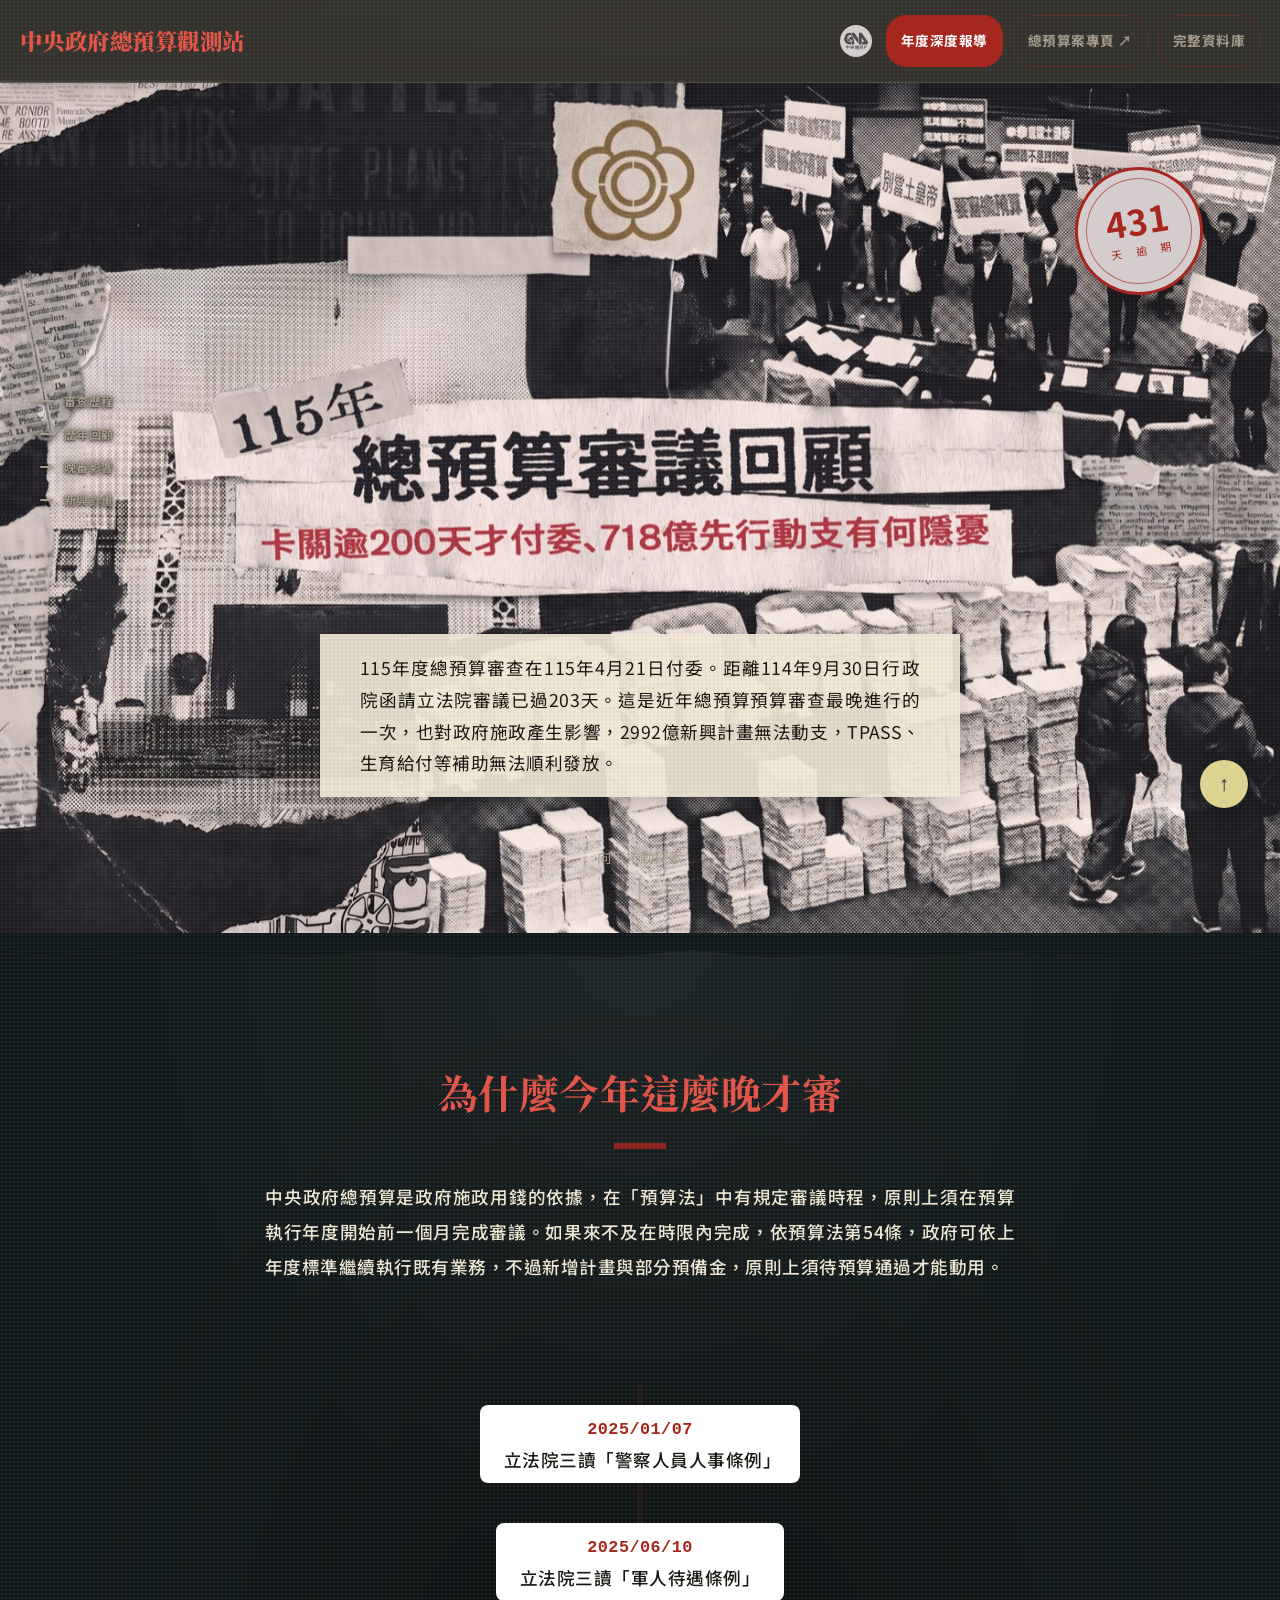
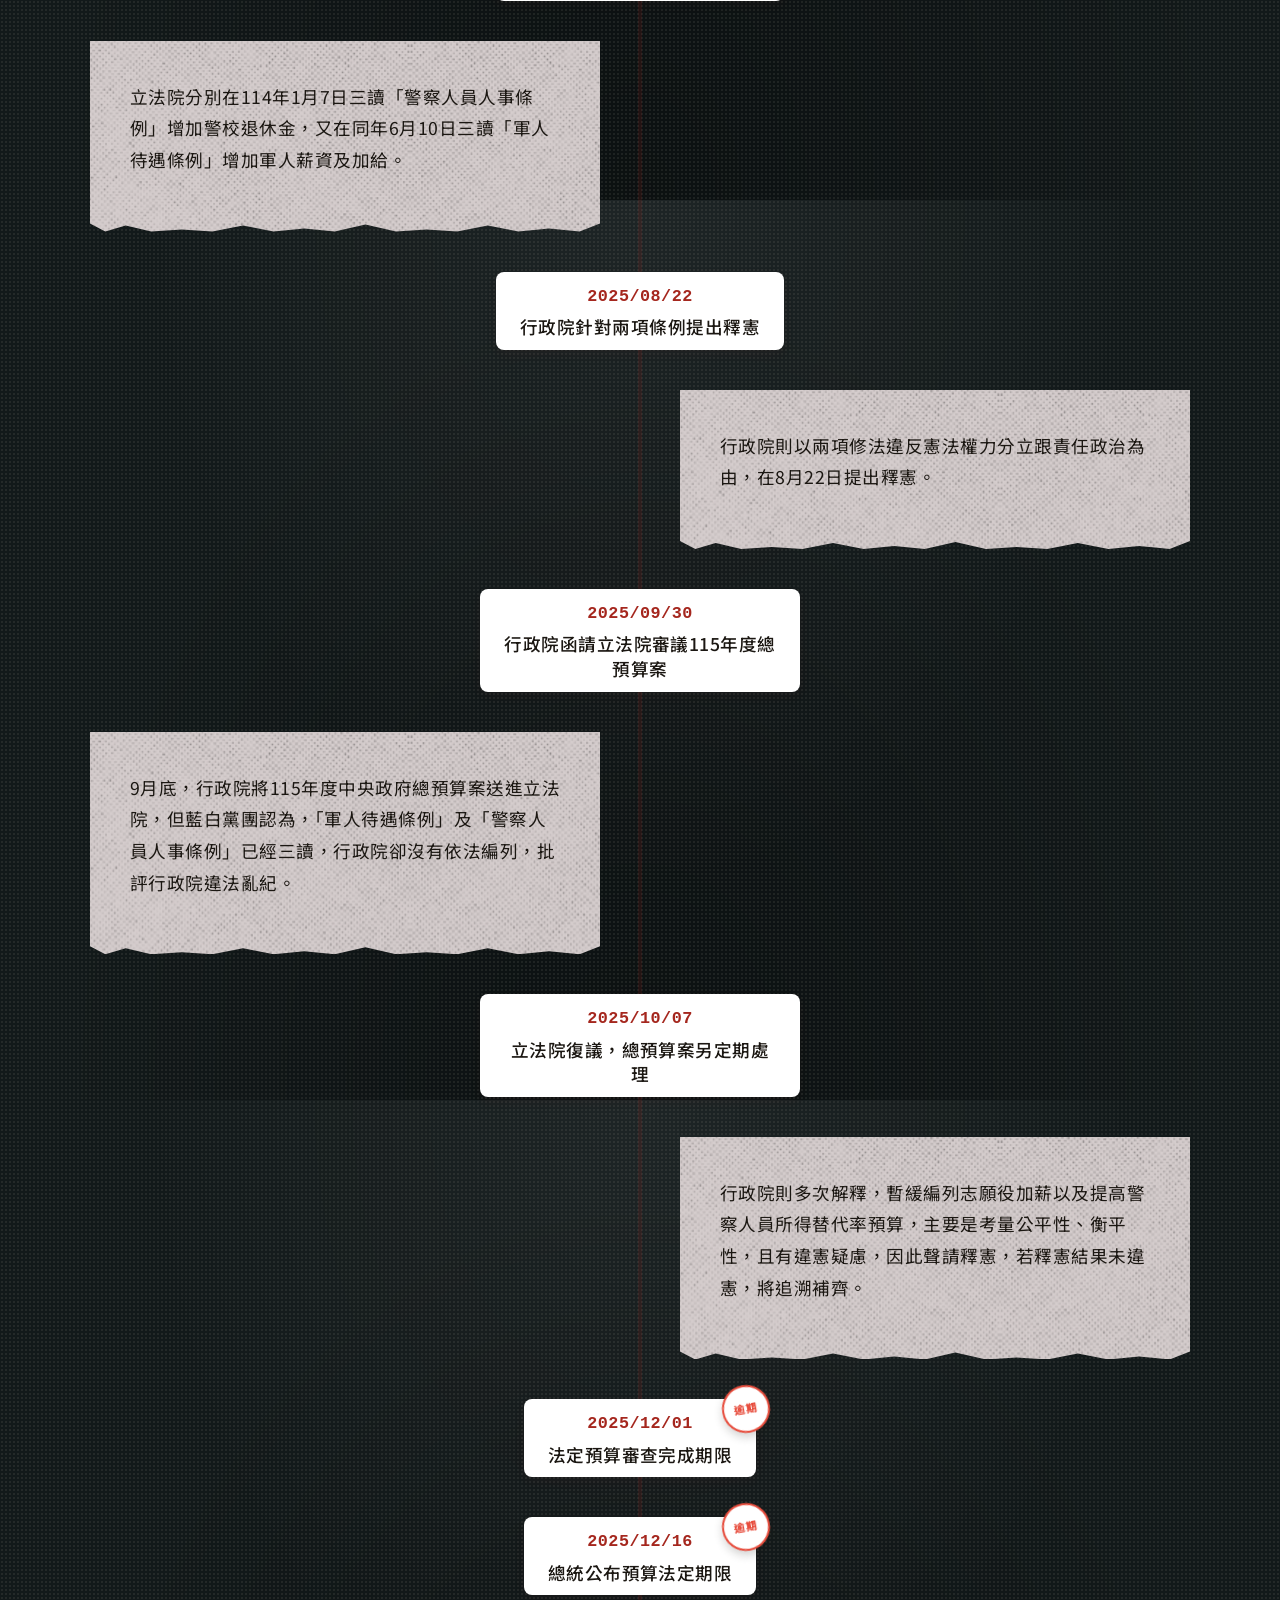
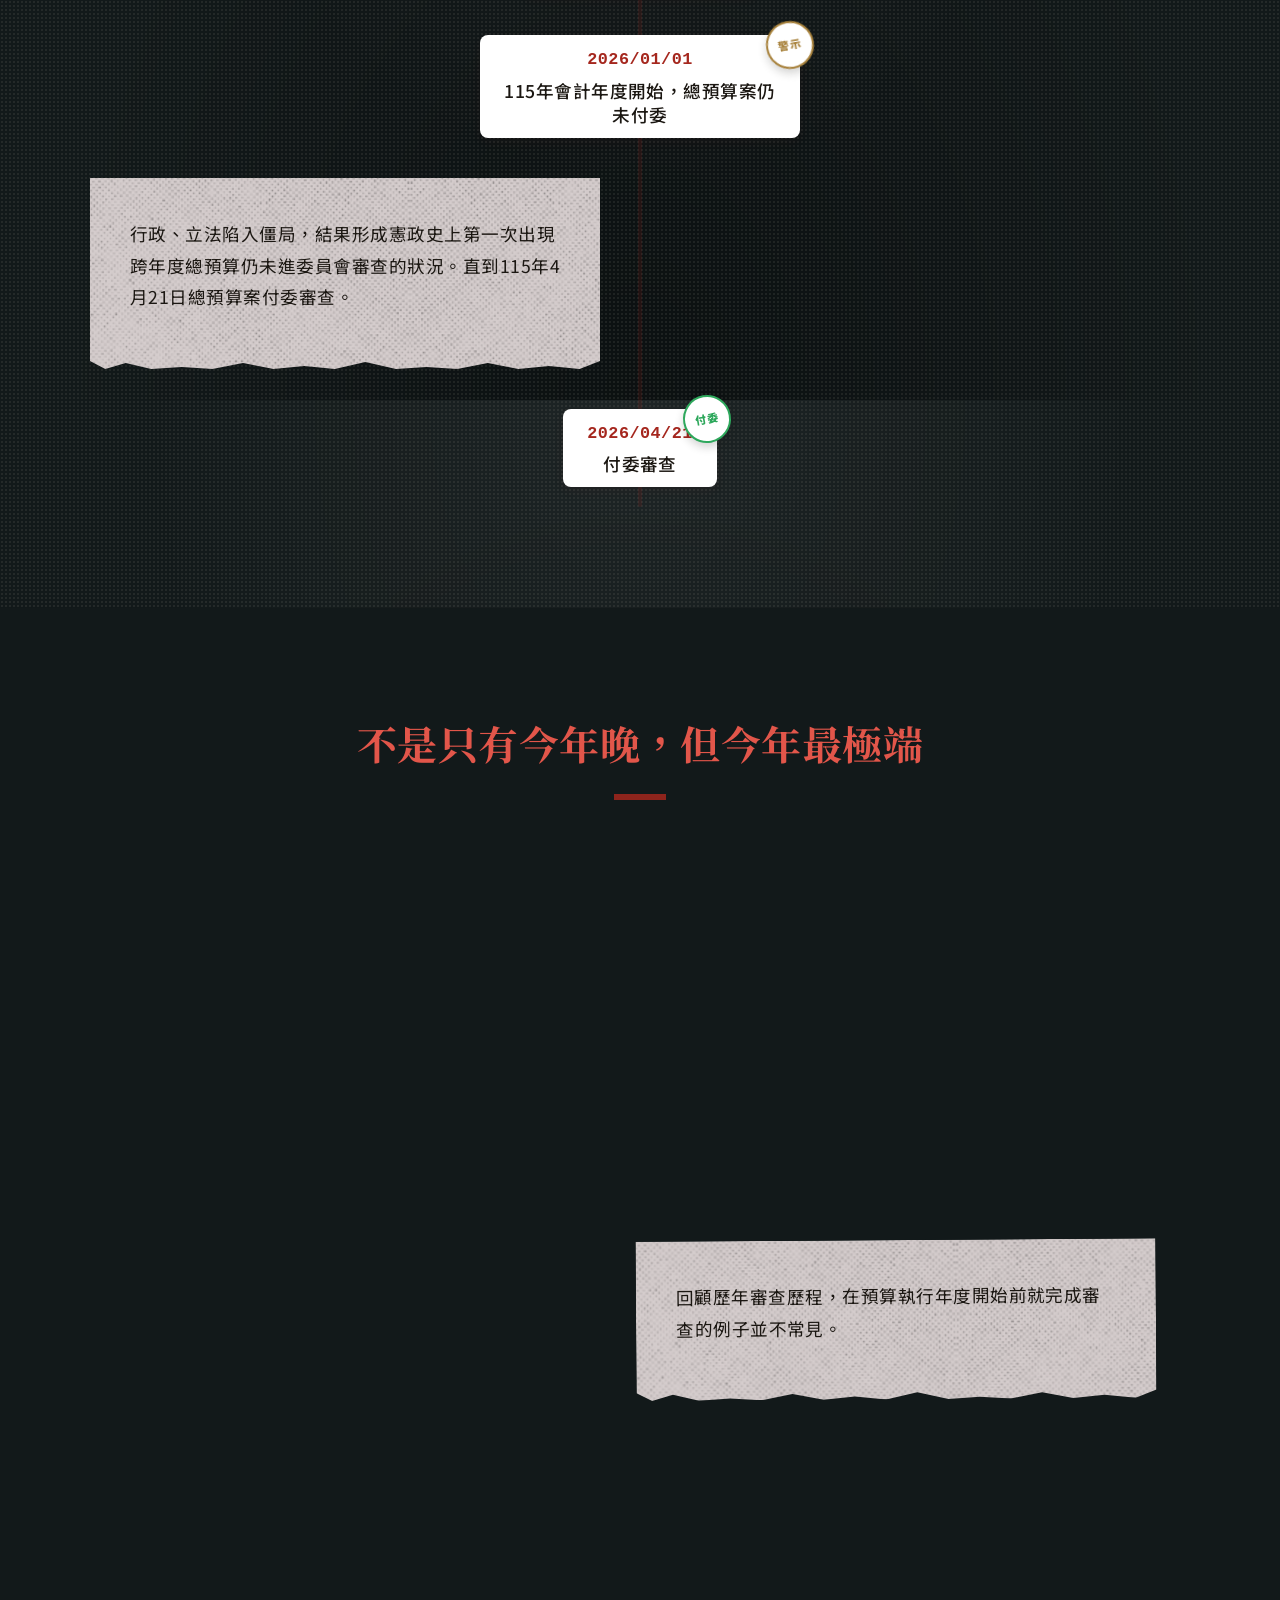
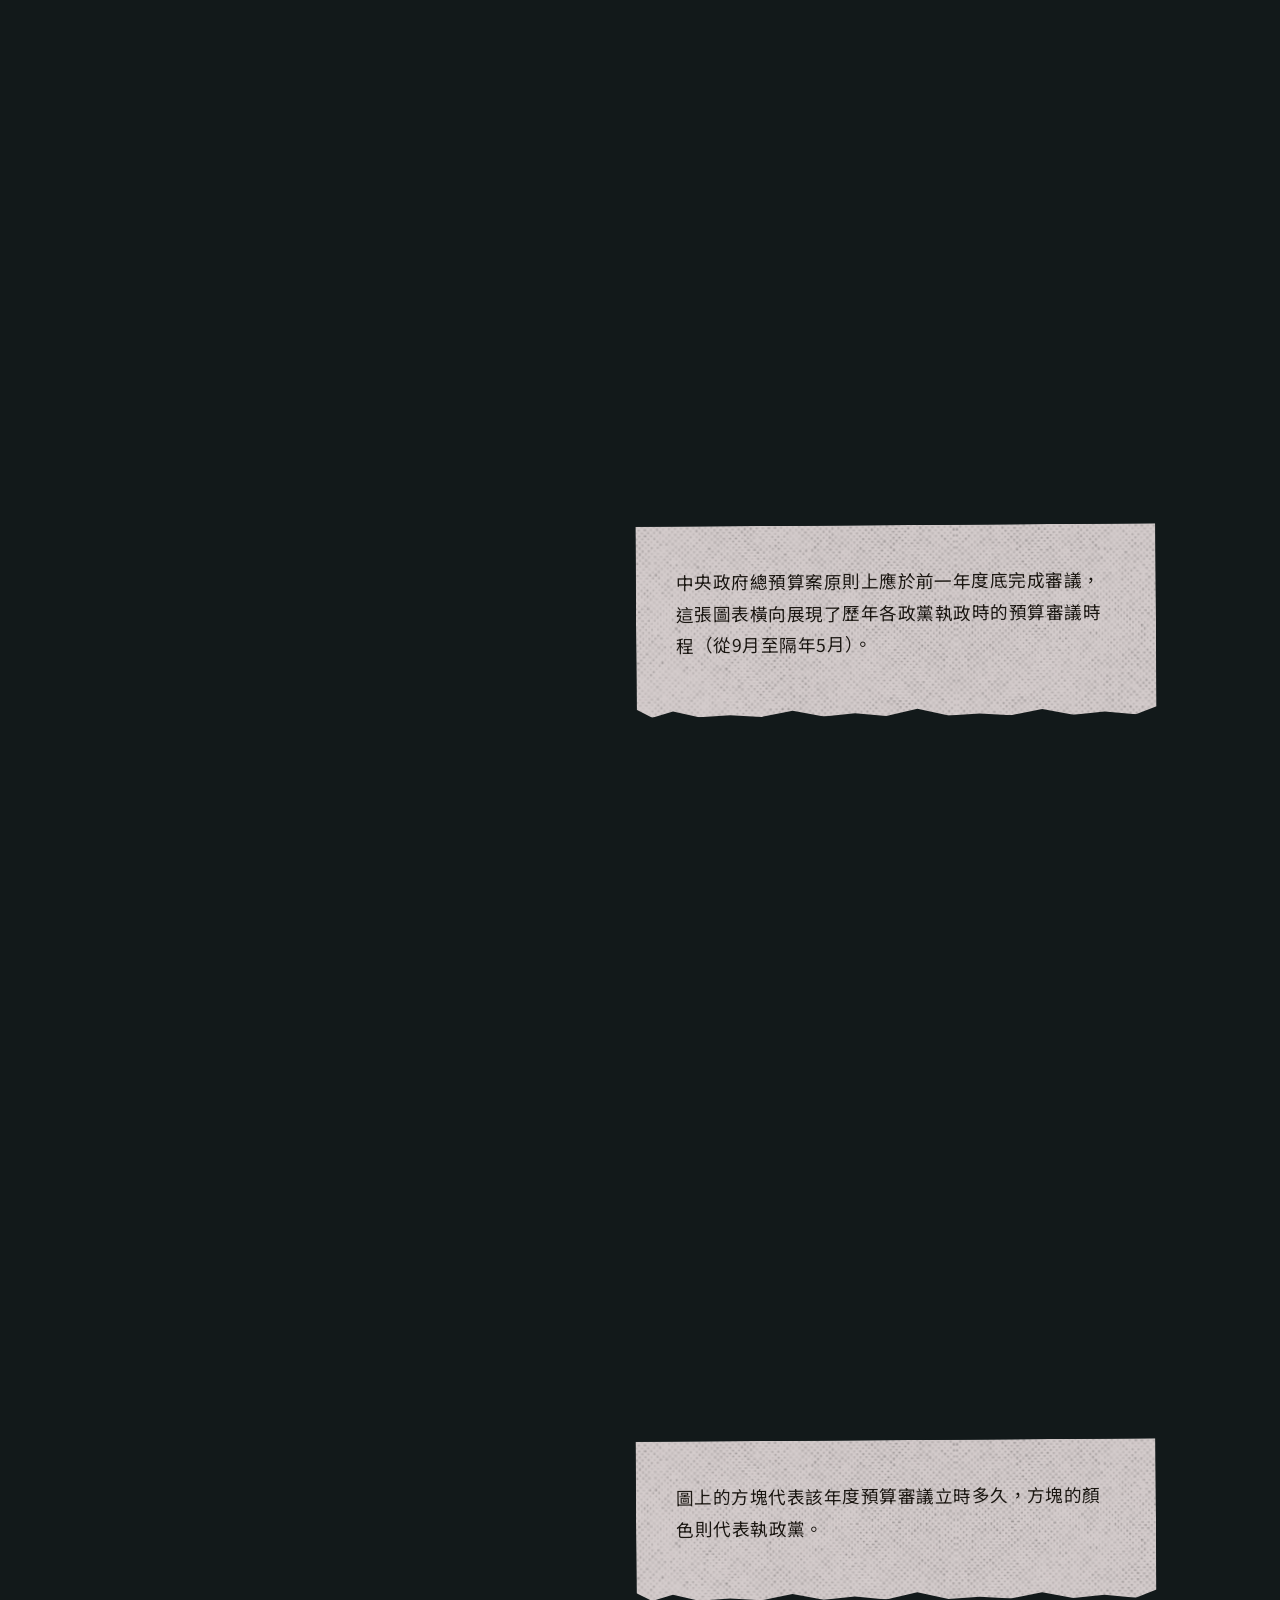
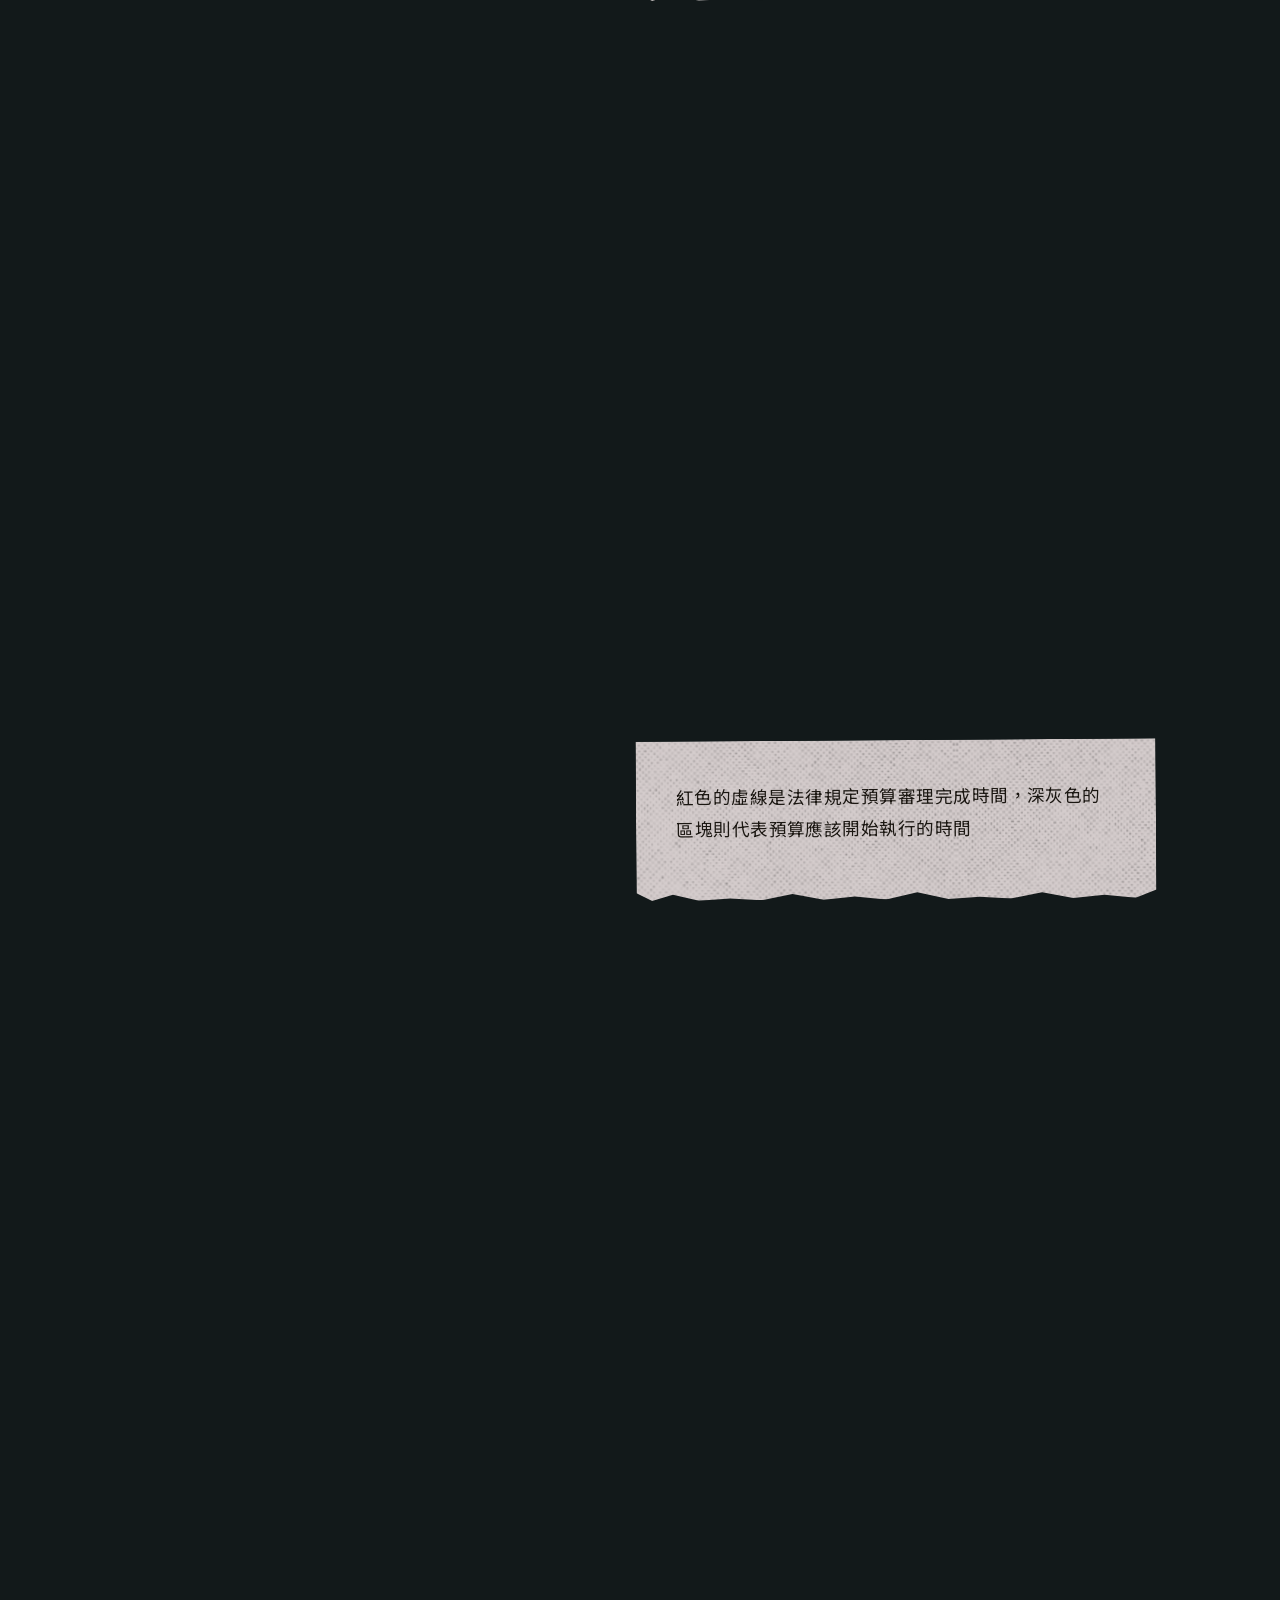
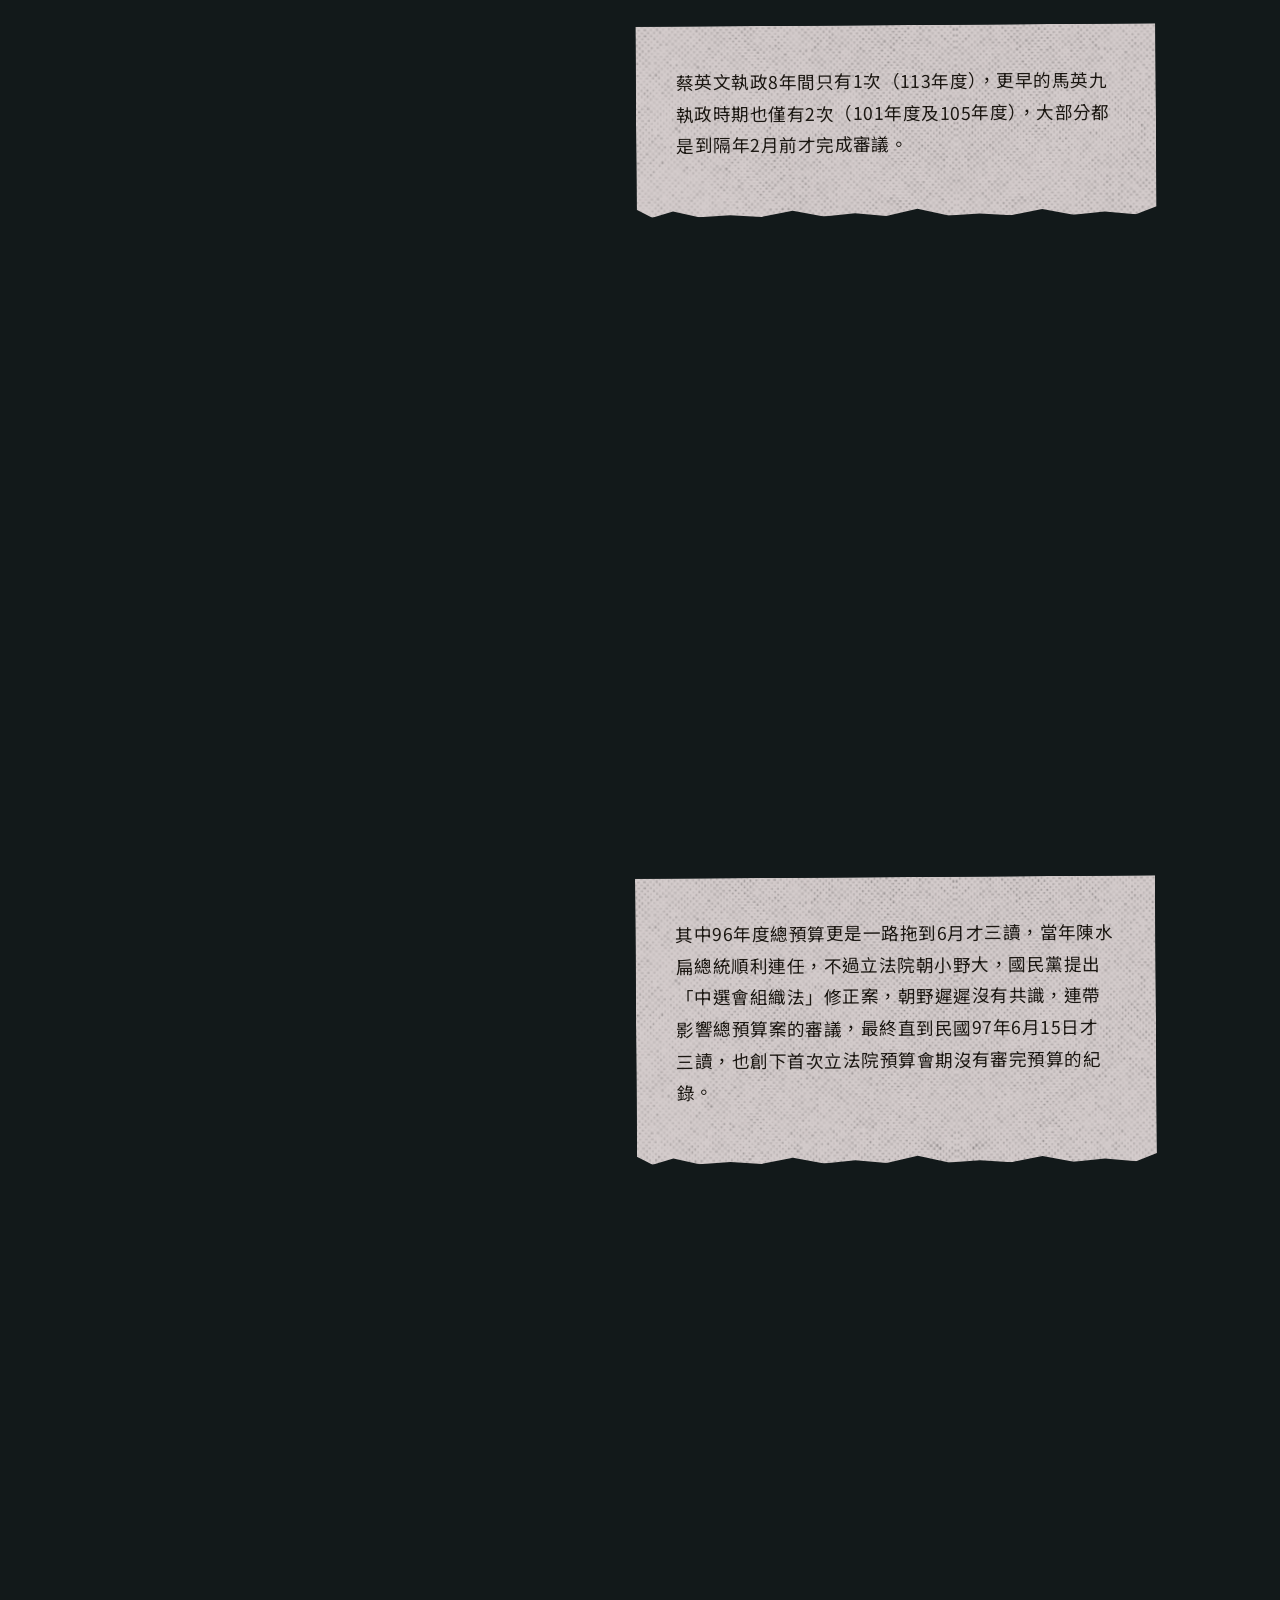
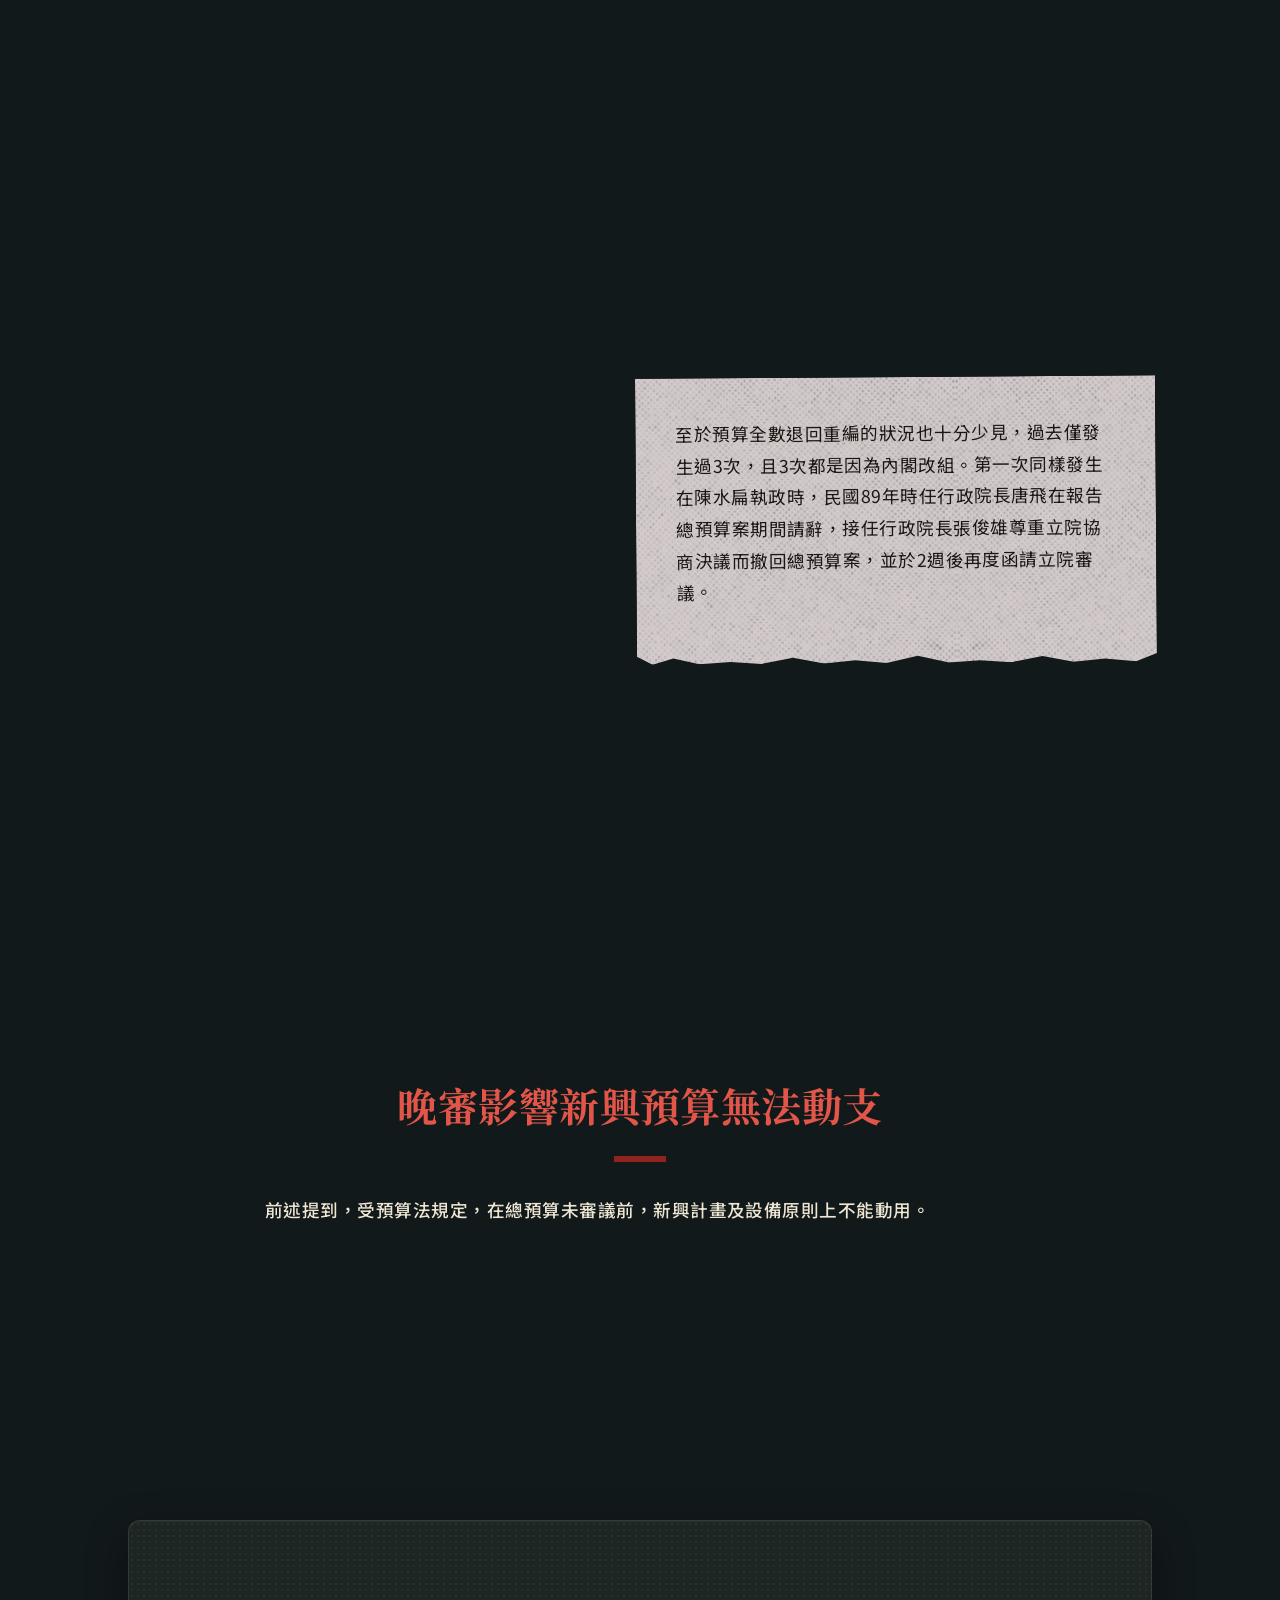
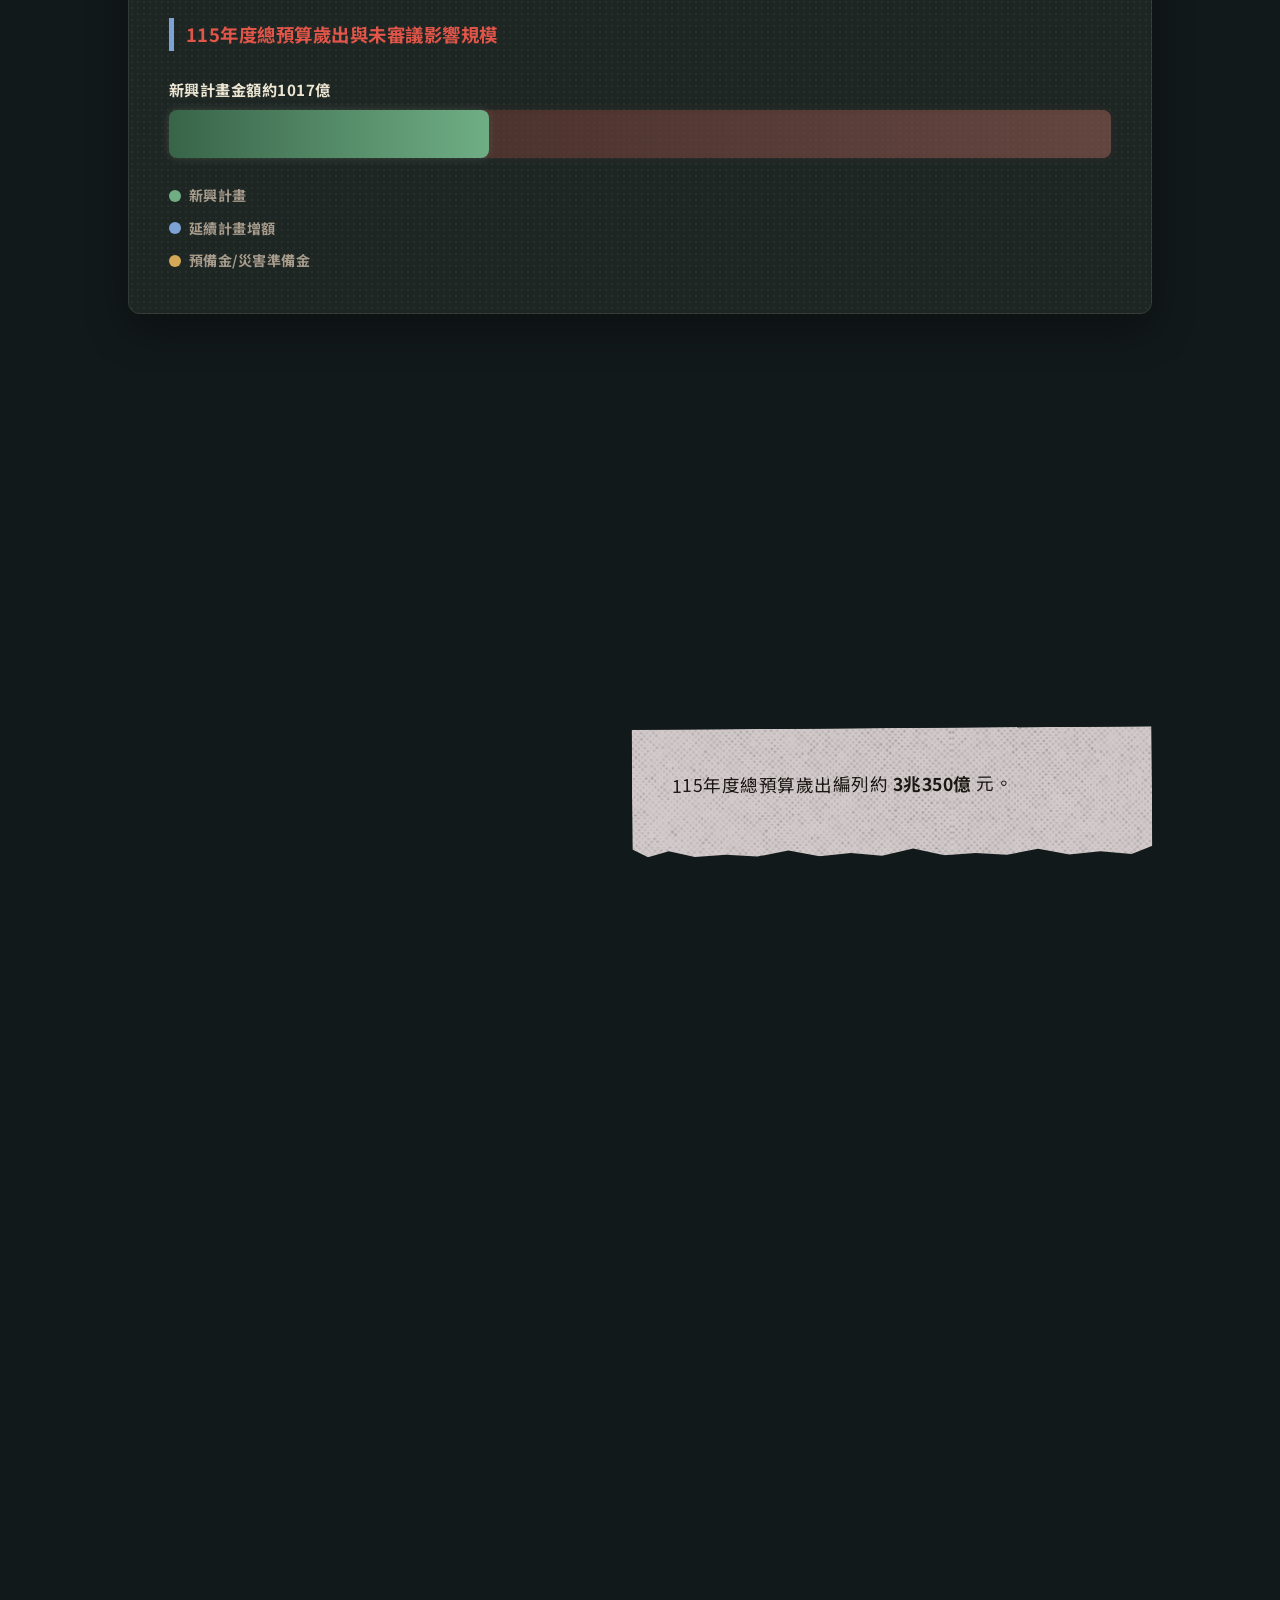
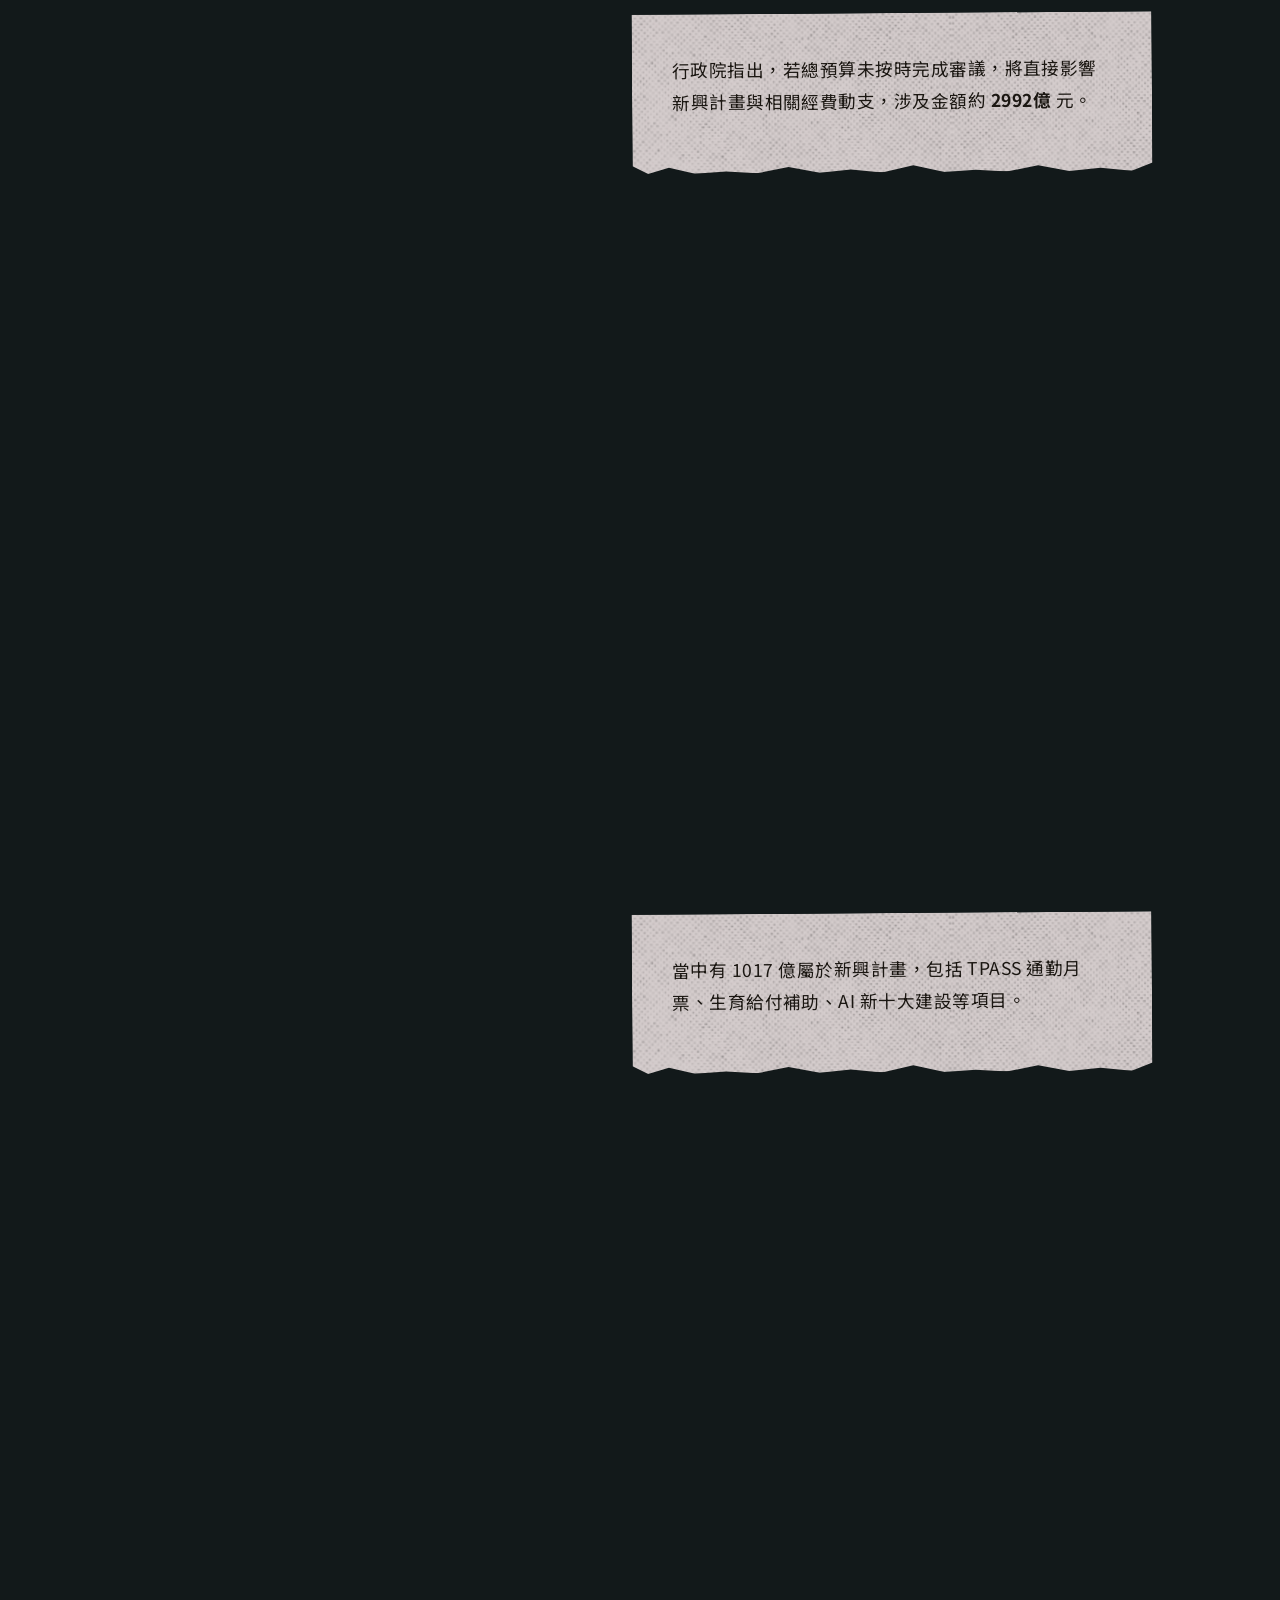
<file: index-legacy.html>
<!DOCTYPE html>
<html lang="zh-TW">

<head>
    <meta charset="UTF-8">
    <meta name="viewport" content="width=device-width, initial-scale=1.0">
    <title>總預算卡關 203 天 — 115年度中央政府總預算審議回顧</title>
    <link rel="preload" as="image" href="hero-collage.jpg" fetchpriority="high" media="(min-width: 641px)">
    <link rel="preload" as="image" href="hero-collage-mobile.jpg" fetchpriority="high" media="(max-width: 640px)">
    <!-- Published at https://ke22.github.io/govBudget/ (GitHub Pages) -->
    <meta name="description" content="115年度中央政府總預算審議創下憲政史上最長延宕紀錄，卡關203天。中央社深度回顧朝野協商過程、歷年預算延宕比較，以及對新興政策計畫的影響。">
    <meta property="og:title" content="總預算卡關 203 天 — 115年度中央政府總預算審議回顧">
    <meta property="og:description" content="115年度中央政府總預算審議創下憲政史上最長延宕紀錄，卡關203天。中央社深度回顧朝野協商過程、歷年預算延宕比較，以及對新興政策計畫的影響。">
    <meta property="og:image" content="https://ke22.github.io/govBudget/hero-collage.jpg">
    <meta property="og:url" content="https://ke22.github.io/govBudget/index.html">
    <meta property="og:type" content="article">
    <meta name="twitter:card" content="summary_large_image">
    <meta name="twitter:title" content="總預算卡關 203 天 — 115年度中央政府總預算審議回顧">
    <meta name="twitter:description" content="115年度中央政府總預算審議創下憲政史上最長延宕紀錄，卡關203天。中央社深度回顧朝野協商過程、歷年預算延宕比較，以及對新興政策計畫的影響。">
    <meta name="twitter:image" content="https://ke22.github.io/govBudget/hero-collage.jpg">
    <link rel="canonical" href="https://ke22.github.io/govBudget/index.html">
    <link rel="icon" type="image/svg+xml" href="cna-favicon-adaptive.svg">
    <link
        href="https://fonts.googleapis.com/css2?family=Noto+Sans+TC:wght@300;400;500;700;900&family=Noto+Serif+TC:wght@700;900&display=swap"
        rel="stylesheet">
    <style>
        /* --- 核心視覺規範 (CNA 數位敘事風格) --- */
        /* --- 核心視覺規範 (CNA 數位敘事風格) --- */
        :root {
            /* 全站改為新聞剪貼風格（牛皮紙 + 墨黑 + 朱印紅），沿用既有變數名稱以保留版面與既有選取器 */
            /* 頁面底色改為深色，如同 hero 的深色拼貼桌面；story-card、圖表卡片等仍維持淺牛皮紙色，
               形成「深色桌面上散落淺色剪報」的視覺語彙，與 hero 一致 */
            --bg-deep: #12191A;
            /* 原為牛皮紙淺色，改為與 hero 一致的深色桌面 */
            --bg-card: #d5cdcd;
            /* 原為極淺灰藍半透明，改為不透明牛皮紙卡片色 */
            --text-main: #1B1712;
            /* 原為深灰，改為新聞剪貼風格墨黑色 */
            --text-muted: #6B6156;
            /* 原為中灰，改為暖褐灰 */
            --primary: #A5271E;
            /* 原為藍綠色 (Teal)，改為朱印紅 */
            --accent: #A8823C;
            /* 原為點綴藍綠色，改為公文銅印黃銅色 */
            --danger: #E74C3C;
            /* 警示紅維持，以利表現卡關與法定時限 */
            --border: rgba(165, 39, 30, 0.15);
            /* 原為藍綠色調淡邊框，改為朱印紅淡邊框 */
            --bg-chart: #1E2624;
            /* 原為淺牛皮紙圖表底色 #FBF6EA，改為深色圖表面板（略淺於 --bg-deep #12191A，
               維持面板與頁面背景仍有輕微區隔），圖表改為在深色底上使用亮色線條與文字 */

            /* 新聞剪貼風格 token —— 僅供 hero 與 story-card 使用，不影響甘特圖或其他既有元件 */
            --np-ink: #1B1712;
            --np-paper: #FFFFFF;
            --np-paper-panel: #d5cdcd;
            --np-seal-red: #A5271E;
            --np-seal-red-dark: #7E1D16;
            --np-muted: #6B6156;
            --np-hairline: rgba(27, 23, 18, 0.16);

            /* 深色桌面上的文字 token —— 供直接位於 --bg-deep 深色底上的文字使用（非淺色卡片內文，那些仍用 --text-main/--np-ink） */
            --np-text-ondark: #EDE6D3;
            --np-muted-ondark: #A79C8C;
            /* 深色底上使用的高亮朱印紅／銅印黃，供圖表數值標籤等需要在深色底上維持可讀對比的強調文字使用 */
            --np-seal-red-bright: #E2564A;
            --np-gold-bright: #D4A857;

            /* 字體 token —— 標題用襯線體，內文用無襯線體 */
            --font-display: 'Noto Serif TC', 'Songti TC', 'PMingLiU', serif;
            --font-body: 'Noto Sans TC', sans-serif;

            /* 圖表分類色票 —— 第三章疊加長條圖與第二章甘特圖的分類色。
               圖表面板改為深色底後，原本針對淺牛皮紙底校準的暗色調（#6E7268/#3F7D5C/#3B5A80，
               以及別名至 --danger/--accent 的暗紅/銅黃）在深色底上對比不足，改為獨立定義的
               高亮版本，並重新以 HSL 色相距離驗證：5 色兩兩相距 21°–176°（neutral 為低飽和度
               灰階，與最近的 new 僅差 21° 但因飽和度差距大仍可辨識），對 --bg-deep 對比皆
               ≥4.6:1。不再別名 --danger/--accent（那兩個 token 仍維持原深色值，供頁面其他
               淺色卡片內文使用，避免被本次圖表調整牽動） */
            --chart-cat-neutral: #9CA69C;
            --chart-cat-impact: #E2564A;
            --chart-cat-new: #6FAE85;
            --chart-cat-extend: #7CA2D6;
            --chart-cat-reserve: #D4A857;

            /* 固定頂部導覽列高度，供釘住的甘特圖舞台預留頂部間距，避免圖表標題被 nav 蓋住 */
            --site-header-h: 57px;
        }

        * {
            box-sizing: border-box;
            margin: 0;
            padding: 0;
        }

        body {
            font-family: var(--font-body);
            background-color: var(--bg-deep);
            /* 網點層（印刷網點紋理）疊在漸層暗角層之上：每個 100vh 視窗高度重複一次漸層，
               讓每個章節進場時桌面邊緣自然變暗，避免整頁一次性漸層在長頁面中段變成純平色 */
            background-image:
                radial-gradient(circle, rgba(237, 230, 211, 0.08) 1px, transparent 1.2px),
                radial-gradient(ellipse at 50% 0%, rgba(255, 255, 255, 0.05) 0%, transparent 55%),
                radial-gradient(ellipse at 50% 100%, rgba(0, 0, 0, 0.35) 0%, transparent 65%);
            background-size: 4px 4px, 100% 100vh, 100% 100vh;
            background-repeat: repeat, repeat-y, repeat-y;
            color: var(--np-text-ondark);
            /* 原為 var(--text-main) 深墨色，頁面底色改深後預設文字改為淺色；淺色卡片內文另有各自明確設色，不受影響 */
            line-height: 1.75;
            letter-spacing: 0.03em;
            width: 100%;
            /* 🎯 確保主體寬度鎖死 */
            overflow-x: hidden;
            /* 🎯 剛性切除任何橫向溢出 */
            position: relative;
        }

        /* 手機版網點紋理調整：小螢幕多為高 DPI 面板，過細的 1px 網點在近距離觀看下
           容易產生視覺雜訊／摩爾紋，故放大網點間距並降低不透明度，維持質感但更乾淨 */
        @media (max-width: 640px) {
            body {
                background-image:
                    radial-gradient(circle, rgba(237, 230, 211, 0.06) 1px, transparent 1.3px),
                    radial-gradient(ellipse at 50% 0%, rgba(255, 255, 255, 0.04) 0%, transparent 55%),
                    radial-gradient(ellipse at 50% 100%, rgba(0, 0, 0, 0.3) 0%, transparent 65%);
                background-size: 6px 6px, 100% 100vh, 100% 100vh;
            }
        }

        /* 新聞剪貼風格：標題層級改用襯線字體，內文維持無襯線 */
        h1,
        h2 {
            font-family: var(--font-display);
        }

        /* 新聞剪貼風格：章節標題下方加上朱印色膠帶短條，呼應 hero 印章的視覺語彙 */
        h2::after {
            content: '';
            display: block;
            width: 52px;
            height: 6px;
            background: var(--primary);
            opacity: 0.85;
            margin: 16px auto 0;
        }

        /* --- Hero 序章區塊 --- */
        .hero-section {
            height: 100vh;
            height: 100dvh;
            width: 100%;
            /* 🎯 強制鎖定寬度為純 100% */
            overflow: hidden;
            /* 🎯 剛性切除任何可能往右頂出去的隱形元素，防止右側露白 */
            display: flex;
            flex-direction: column;
            justify-content: center;
            align-items: center;
            text-align: center;
            padding: 20px;
            position: relative;
            /* 新聞剪貼風格：實際拼貼圖檔（hero-collage.jpg）+ 底部撕紙邊。
               原為淺牛皮紙色備援底/信封邊色，改為深黑色，與全站深色化後的其餘區塊一致 */
            background-color: var(--bg-deep);
            /* 疊加一層淺色網點呼應全站的印刷網點紋理，再蓋拼貼圖 */
            background-image:
                radial-gradient(circle, rgba(237, 230, 211, 0.06) 1px, transparent 1.2px),
                url('hero-collage.jpg');
            background-size: 4px 4px, 100% auto;
            background-repeat: repeat, no-repeat;
            background-position: 0 0, center center;
            clip-path: polygon(0% 0%, 100% 0%, 100% calc(100% - 8px), 96% 100%, 90% calc(100% - 3px), 84% 100%, 78% calc(100% - 6px), 72% 100%, 66% calc(100% - 2px), 60% 100%, 54% calc(100% - 7px), 48% 100%, 42% calc(100% - 3px), 36% 100%, 30% calc(100% - 6px), 24% 100%, 18% calc(100% - 2px), 12% 100%, 7% calc(100% - 6px), 3% 100%, 0% calc(100% - 8px));
        }

        /* 可視隱藏但仍可被螢幕閱讀器與搜尋引擎讀取（標題文字已烘焙進拼貼圖檔中，畫面上不重複顯示） */
        .hero-sr-only {
            position: absolute;
            width: 1px;
            height: 1px;
            padding: 0;
            margin: -1px;
            overflow: hidden;
            clip: rect(0, 0, 0, 0);
            white-space: nowrap;
            border: 0;
        }

        .hero-dek-panel {
            position: absolute;
            left: 50%;
            bottom: 160px;
            transform: translateX(-50%);
            z-index: 2;
            width: 90%;
            max-width: 640px;
            /* 左右內距統一為 40px，與 .story-card／.chapter-intro 手機版一致的內容留白節奏 */
            padding: 18px 40px;
            background-color: rgba(241, 234, 214, 0.92);
            /* 淺底面板改用深色調網點，維持與全站網點紋理一致但在亮色底上仍清晰可見 */
            background-image: radial-gradient(circle, rgba(27, 23, 18, 0.05) 1px, transparent 1.2px);
            background-size: 4px 4px;
            background-repeat: repeat;
            box-shadow: 0 10px 24px rgba(27, 23, 18, 0.2);
        }

        @media (max-width: 640px) {
            /* 手機版改用直式構圖的專屬拼貼圖（標題置於上段，下方留深色網點區給
               dek-panel／stamp 疊加），比例貼近手機螢幕，改回 cover 避免大片留白信封邊 */
            .hero-section {
                background-image:
                    radial-gradient(circle, rgba(237, 230, 211, 0.06) 1px, transparent 1.2px),
                    url('hero-collage-mobile.jpg');
                background-size: 4px 4px, cover;
                background-repeat: repeat, no-repeat;
                background-position: 0 0, center top;
            }

            .hero-dek-panel {
                bottom: 190px;
                padding: 14px 40px;
            }
        }

        .hero-stamp-wrap {
            /* 桌機版：釘在拼貼圖右上角，避開中段的報頭標題與底部的 dek-panel */
            position: absolute;
            top: 110px;
            right: 6%;
            z-index: 3;
        }

        .hero-stamp {
            position: relative;
            width: 128px;
            height: 128px;
            border-radius: 50%;
            border: 3px solid var(--np-seal-red);
            background: var(--np-paper-panel);
            display: flex;
            flex-direction: column;
            align-items: center;
            justify-content: center;
            color: var(--np-seal-red);
            transform: rotate(-9deg);
            box-shadow: 0 10px 24px rgba(27, 23, 18, 0.25);
        }

        .hero-stamp::before {
            content: '';
            position: absolute;
            inset: 8px;
            border: 1px solid var(--np-seal-red);
            border-radius: 50%;
            opacity: 0.6;
        }

        .hero-stamp .num {
            font-size: 2.2rem;
            font-weight: 700;
            line-height: 1;
        }

        .hero-stamp .label {
            font-size: 0.68rem;
            letter-spacing: 0.15em;
            margin-top: 4px;
        }

        @media (max-width: 640px) {
            .hero-stamp-wrap {
                /* 手機版拼貼圖標題置於上段，改回底部的深色網點區與 dek-panel 疊加 */
                top: auto;
                bottom: 420px;
                right: 4%;
                transform: scale(0.8);
            }
        }

        .hero-title {
            font-size: clamp(2rem, 4vw, 3.5rem);
            margin-bottom: 30px;
            font-weight: 900;
            color: var(--np-ink);
            /* 新聞剪貼風格：主標改為墨黑色 */
        }

        .hero-title span {
            font-size: clamp(1.5rem, 3vw, 2.2rem);
            color: var(--np-ink);
            /* 原為 var(--primary) 藍綠色，改為新聞剪貼風格墨黑色 */
            display: block;
            margin-top: 15px;
            font-weight: 700;
        }

        .hero-meta {
            font-size: 1rem;
            color: var(--np-muted);
            /* 原為 var(--text-muted) */
            margin-top: 40px;
        }

        .scroll-indicator {
            position: absolute;
            bottom: 40px;
            left: 50%;
            transform: translateX(-50%);
            display: flex;
            flex-direction: column;
            align-items: center;
            gap: 8px;
            color: var(--np-muted-ondark);
            /* 原為 var(--np-muted)，該 token 是給淺色卡片內文用的，直接放在 hero 深色拼貼圖上對比不足 */
            font-size: 0.9rem;
            animation: bounce 2s infinite;
        }

        .scroll-indicator::after {
            content: '';
            width: 2px;
            height: 40px;
            background: linear-gradient(to bottom, var(--np-muted-ondark), transparent);
            /* 原為 var(--primary) 藍綠色，改為新聞剪貼風格暖灰色 */
        }

        .chapter-intro p {
            /* 統一為 1.1rem，與 .story-card p / .timeline-block-node p 一致 */
            font-size: 1.1rem !important;
            line-height: 2 !important;
            text-align: center !important;
            font-weight: 500 !important;
            color: var(--np-text-ondark) !important;
            /* 原為 var(--text-main)，此段文字直接位於深色頁面底上 */
            max-width: 750px;
            margin: 0 auto;
        }

        /* 手機版：左右留白加大避免文字貼邊，字級縮小維持長段落易讀性
           （.chapter-intro 為行內樣式 padding:20px，用 !important 覆蓋） */
        @media (max-width: 640px) {
            .chapter-intro {
                padding-left: 40px !important;
                padding-right: 40px !important;
            }

            .chapter-intro p {
                font-size: 1.1rem !important;
                line-height: 1.8 !important;
            }
        }

        @keyframes bounce {

            0%,
            20%,
            50%,
            80%,
            100% {
                transform: translate(-50%, 0);
            }

            40% {
                transform: translate(-50%, -10px);
            }

            60% {
                transform: translate(-50%, -5px);
            }
        }

        /* =======================================================
           核心架構：模組化分區 (Section-by-Section)
           ======================================================= */
        .chapter-section {
            position: relative;
            width: 100%;
            border-bottom: 1px solid rgba(0, 0, 0, 0.05);
            /* 改為淺色細分界線 */
        }

        .local-sticky-stage {
            position: sticky;
            top: 0;
            left: 0;
            width: 50%;
            height: 100vh;
            z-index: 3;
            display: flex;
            justify-content: center;
            align-items: center;
            pointer-events: none;
            overflow: hidden;
        }

        .local-scroll-content {
            position: relative;
            z-index: 2;
            width: 100%;
            padding-left: 55%;
            padding-right: 5%;
            margin-top: -100vh;
            pointer-events: none;
        }

        .step-scene {
            min-height: 100vh;
            display: flex;
            align-items: center;
            justify-content: flex-start;
            padding: 10vh 0;
            pointer-events: none;
        }

        .story-card {
            background-color: var(--np-paper-panel);
            /* 原為 var(--bg-card) 藍綠半透明，改為新聞剪貼風格牛皮紙卡片。
               左側朱印紅邊框已移除 */
            background-image: url('paper-texture.png');
            background-repeat: repeat;
            background-blend-mode: multiply;
            padding: 40px;
            max-width: 520px;
            width: 100%;
            box-shadow: 0 10px 22px rgba(27, 23, 18, 0.18);
            transition: transform 0.4s, border-color 0.4s;
            pointer-events: auto;
            transform: rotate(-0.4deg);
            clip-path: polygon(0% 0%, 100% 0%, 100% calc(100% - 8px), 96% 100%, 90% calc(100% - 3px), 84% 100%, 78% calc(100% - 6px), 72% 100%, 66% calc(100% - 2px), 60% 100%, 54% calc(100% - 7px), 48% 100%, 42% calc(100% - 3px), 36% 100%, 30% calc(100% - 6px), 24% 100%, 18% calc(100% - 2px), 12% 100%, 7% calc(100% - 6px), 3% 100%, 0% calc(100% - 8px));
        }

        .step-scene.is-active .story-card {
            transform: translateY(-5px) rotate(-0.4deg);
            box-shadow: 0 25px 50px rgba(27, 23, 18, 0.14);
            /* 原為藍綠色調陰影，改為新聞剪貼風格暖褐色調 */
        }

        .story-card h2 {
            font-size: 2rem;
            font-weight: 700;
            color: var(--np-ink);
            /* 原為 var(--primary) 藍綠色 */
            margin-bottom: 20px;
            display: flex;
            align-items: center;
            gap: 12px;
        }

        .story-card p {
            font-size: 1.1rem;
            margin-bottom: 16px;
            color: var(--np-ink);
            /* 原為 var(--text-main)，改為新聞剪貼風格墨黑色 */
            line-height: 1.8;
        }

        .mobile-timeline-badge {
            display: none;
        }

        /* --- 圖表與數據組件 --- */
        .dynamic-chart-box {
            width: 100%;
            height: 100vh;
            position: absolute;
            opacity: 0;
            visibility: hidden !important;
            transform: scale(0.95) translateY(20px);
            transition: opacity 0.8s cubic-bezier(0.16, 1, 0.3, 1), transform 0.8s cubic-bezier(0.16, 1, 0.3, 1), visibility 0.8s;
            display: flex;
            flex-direction: column;
            justify-content: center;
            align-items: center;
            padding: 40px;
            pointer-events: none;
        }

        .is-active-chapter .dynamic-chart-box.visible-box {
            opacity: 1;
            visibility: visible !important;
            transform: scale(1) translateY(0);
            pointer-events: auto !important;
        }

        /* =======================================================
           第一章：全新置中交叉時間軸
           ======================================================= */
        .center-timeline-container {
            position: relative;
            max-width: 1100px;
            margin: 40px auto 100px auto;
            padding: 20px 0;
            display: flex;
            flex-direction: column;
            gap: 40px;
            /* 控置上下元件之間的間距 */
        }

        /* 置中貫穿垂直主線 */
        .center-main-line {
            position: absolute;
            left: 50%;
            top: 0;
            bottom: 0;
            width: 4px;
            /* 原為實色朱印紅底，改為淡化軌道色，由內層 .center-main-line-fill
               隨捲動進度由上往下「畫出」，作為時間軸讀取進度的視覺回饋 */
            background: rgba(165, 39, 30, 0.15);
            transform: translateX(-50%);
            z-index: 1;
            border-radius: 2px;
            overflow: hidden;
        }

        .center-main-line-fill {
            position: absolute;
            top: 0;
            left: 0;
            width: 100%;
            height: 0%;
            background: var(--np-seal-red);
            border-radius: 2px;
        }

        /* 時間軸的每一行共通設定 */
        .timeline-row {
            position: relative;
            width: 100%;
            display: flex;
            z-index: 2;
        }

        /* 項目 A：時間軸節點 Block (電腦版強制置中) */
        .timeline-row.item-node {
            justify-content: center;
        }

        .timeline-block-node {
            /* 原為明亮微藍綠色底 #f0fdfa，殘留自舊版樣式，改為純白底 */
            background: #ffffff;
            /* 邊框已移除，狀態改由右上角印章（::after）標示 */
            padding: 10px 24px;
            border-radius: 8px;
            text-align: center;
            max-width: 320px;
            box-shadow: 0 4px 12px rgba(165, 39, 30, 0.05);
            /* 供狀態印章（::after）定位 */
            position: relative;
        }

        /* 狀態印章：danger/warning/success 節點卡片樣式統一與基本款相同，
           改用右上角小圓章（呼應 hero「203天」印章的視覺語彙）標示狀態，
           而非改變卡片本身的邊框／底色 */
        .timeline-block-node.node-danger::after,
        .timeline-block-node.node-warning::after,
        .timeline-block-node.node-success::after {
            position: absolute;
            top: -14px;
            right: -14px;
            width: 44px;
            height: 44px;
            border-radius: 50%;
            display: flex;
            align-items: center;
            justify-content: center;
            font-size: 0.68rem;
            font-weight: 900;
            letter-spacing: 0.05em;
            background: #ffffff;
            transform: rotate(-10deg);
            box-shadow: 0 4px 10px rgba(27, 23, 18, 0.2);
        }

        .timeline-block-node.node-danger::after {
            content: '逾期';
            border: 2px solid var(--danger);
            color: var(--danger);
        }

        .timeline-block-node.node-warning::after {
            content: '警示';
            border: 2px solid var(--accent);
            color: var(--accent);
        }

        .timeline-block-node.node-success::after {
            content: '付委';
            border: 2px solid #2ea85c;
            color: #2ea85c;
        }

        .timeline-block-node .node-date {
            display: block;
            font-family: 'Courier New', monospace;
            font-weight: 900;
            font-size: 1.05rem;
            color: var(--primary);
            margin-bottom: 4px;
        }

        .timeline-block-node p {
            /* 統一為 1.1rem，與 .story-card p / .chapter-intro p 一致 */
            font-size: 1.1rem;
            color: var(--text-main);
            margin: 0;
            font-weight: 500;
            line-height: 1.4;
        }

        /* node-danger / node-warning / node-success 卡片本身不再與基本款有任何樣式差異
           （邊框、底色、日期文字色皆沿用 .timeline-block-node 預設），狀態改由上方新增的
           右上角印章（::after）標示，見基本規則區塊 */

        /* 項目 B：故事卡片 Block (電腦版左右交錯) */
        .timeline-row.item-card {
            width: 50%;
        }

        /* 左側卡片：排在左邊、內容靠右對齊中央線 */
        .timeline-row.item-card.left-side {
            align-self: flex-start;
            justify-content: flex-end;
            padding-right: 40px;
            /* 與中央線保持呼吸間距 */
        }

        /* 右側卡片：排在右邊、內容靠左對齊中央線 */
        .timeline-row.item-card.right-side {
            align-self: flex-end;
            justify-content: flex-start;
            padding-left: 40px;
            /* 與中央線保持呼吸間距 */
        }

        /* 強制重置故事卡片在置中佈局時的互動指針效果（因為原本是寫在隨捲動觸發的 class 上） */
        .timeline-row.item-card .story-card {
            pointer-events: auto !important;
            opacity: 1 !important;
            transform: none !important;
        }

        .timeline-row.item-card:hover .story-card {
            box-shadow: 0 15px 35px rgba(27, 23, 18, 0.12);
            /* 原為藍綠色調陰影，改為新聞剪貼風格暖褐色調 */
        }

        /* =======================================================
           第一章：手機與平板 RWD 自動調適成單欄
           ======================================================= */
        @media (max-width: 968px) {
            .center-timeline-container {
                padding: 20px 3%;
                /* 縮減兩側內襯，給卡片更多伸展空間 */
                gap: 25px;
                /* 微調手機版上下間距 */
            }

            /* 修正：主線在手機版強制維持在正中間 */
            .center-main-line {
                left: 50% !important;
                transform: translateX(-50%) !important;
            }

            /* 修正：所有行在手機版取消左右分邊，全部強制佔滿 100% 且內容置中 */
            .timeline-row.item-node,
            .timeline-row.item-card.left-side,
            .timeline-row.item-card.right-side {
                width: 100% !important;
                align-self: center !important;
                justify-content: center !important;
                padding-left: 0 !important;
                padding-right: 0 !important;
            }

            .timeline-block-node {
                text-align: center !important;
                width: 85%;
                /* 讓它比故事卡片稍微縮窄，凸顯層次 */
                max-width: 280px;
            }

            /* 修正：故事卡片在手機版橫跨軸線置中，寬度拉寬確保文字好讀 */
            .timeline-row.item-card .story-card {
                width: 92%;
                max-width: 480px;
                padding: 24px 28px;
                /* 微調手機版卡片內距 */
            }
        }

        /* =======================================================
           🚀 全新第二章：重構滿版視差生長控制樣式
           ======================================================= */
        #chapter-2-rebuilt {
            position: relative !important;
            width: 100% !important;
            min-height: 850vh !important;
            /* 物理總長跑道 */
            background-color: var(--bg-deep) !important;
        }

        .gantt-fixed-stage-rebuilt {
            position: fixed !important;
            top: 0;
            left: 0;
            width: 100vw;
            height: 100vh;
            height: 100dvh;
            display: flex;
            justify-content: center;
            align-items: center;
            z-index: 1;
            overflow: hidden;
            pointer-events: none;
            opacity: 0;
            visibility: hidden;
            transition: opacity 0.4s ease, visibility 0.4s;
        }

        /* 當進入第二章範圍時，強制讓 fixed 舞台顯影 */
        .stage-active-rebuilt-now {
            opacity: 1 !important;
            visibility: visible !important;
        }

        .gantt-backdrop-box-rebuilt {
            position: absolute !important;
            width: 100%;
            height: 100vh;
            height: 100dvh;
            display: flex;
            justify-content: center;
            align-items: center;
            /* 頂部多留 --site-header-h，避免置中內容（圖表標題）被固定導覽列蓋住 */
            padding: calc(40px + var(--site-header-h)) 40px 40px 40px;
            opacity: 0;
            visibility: hidden;
            transform: scale(0.98);
            transition: opacity 0.5s ease, transform 0.5s ease, visibility 0.5s;
        }

        .box-visible-rebuilt-now {
            opacity: 1 !important;
            visibility: visible !important;
            transform: scale(1) !important;
            pointer-events: auto !important;
        }

        .gantt-scroll-content-rebuilt {
            position: relative;
            z-index: 2;
            width: 100%;
            display: flex;
            flex-direction: column;
            align-items: center;
        }

        .gantt-card-rebuilt {
            min-height: 100vh;
            width: 100%;
            display: flex;
            align-items: center;
            justify-content: center;
            padding: 0 20px;
        }

        /* 甘特圖容器 */
        .gantt-chart-container-rebuilt {
            position: relative !important;
            width: 100%;
            max-width: 920px;
            height: 78vh;
            height: 78dvh;
            display: flex;
            flex-direction: column;
            padding: 80px 30px 60px 80px;
            /* 給左邊 Y 軸和下面 X 軸留呼吸空間 */
            border-radius: 12px;
            border: 1px solid transparent !important;
            background: transparent !important;
            box-shadow: none !important;
            transition: border 0.5s ease, background-color 0.5s ease, box-shadow 0.5s ease !important;
        }

        /* 🔓 階梯 2：浮現框線、底色與陰影（原為新聞剪貼風格牛皮紙 + 淡網點紋理，圖表全面改為深色底後
           邊框/網點改用淺色，陰影改用向下的黑色深度陰影） */
        .rebuilt-step-2 {
            /* 統一為與其餘圖表面板相同的邊框／陰影數值 */
            border: 1px solid rgba(237, 230, 211, 0.1) !important;
            background: radial-gradient(circle, rgba(237, 230, 211, 0.05) 1px, transparent 1.3px) 0 0/6px 6px, var(--bg-chart) !important;
            box-shadow: inset 0 1px 0 rgba(237, 230, 211, 0.05), 0 15px 40px rgba(0, 0, 0, 0.35) !important;
        }

        /* 2. 🎛️ 甘特圖大外殼：頂部 padding 縮小，高度稍微微調 */
        .gantt-chart-container-rebuilt {
            position: relative !important;
            width: 100%;
            max-width: 960px;
            height: 85vh;
            height: 85dvh;
            /* 💡 修正：撐高圖表實體高度 */
            display: flex;
            flex-direction: column;
            /* 💡 修正：頂部縮小到 20px，底部留出 100px 的巨大操場給 X 軸 */
            padding: 20px 30px 100px 80px;
            border-radius: 12px;
            border: 1px solid transparent !important;
            background: transparent !important;
            box-shadow: none !important;
            transition: border 0.5s ease, background-color 0.5s ease, box-shadow 0.5s ease !important;
        }

        .rebuilt-step-2 .gantt-chart-container-rebuilt {
            /* 圖表全面改為深色底：面板改用 --bg-chart 深色調 + 淺色網點，邊框/陰影同步反轉。
               邊框/陰影數值與第三章 .gantt-container-rebuilt 統一，確保兩張圖表視覺一致 */
            border: 1px solid rgba(237, 230, 211, 0.1) !important;
            background: radial-gradient(circle, rgba(237, 230, 211, 0.05) 1px, transparent 1.3px) 0 0/6px 6px, var(--bg-chart) !important;
            box-shadow: inset 0 1px 0 rgba(237, 230, 211, 0.05), 0 15px 40px rgba(0, 0, 0, 0.35) !important;
        }

        /* 💡 Y軸 (年份) */
        .gantt-y-axis-rebuilt {
            position: absolute;
            left: 15px;
            top: 20px;
            bottom: 100px;
            /* 💡 修正：底部拉高到 100px，年份間距被均勻拉開了！ */
            width: 65px;
            display: flex;
            flex-direction: column;
            justify-content: space-between;
            z-index: 5;
            opacity: 0;
            transition: opacity 0.5s ease;
        }

        .rebuilt-step-2 .gantt-y-axis-rebuilt {
            opacity: 1;
        }

        .y-tick {
            display: flex;
            align-items: center;
            justify-content: flex-end;
            height: 18px;
        }

        .gantt-year-rebuilt {
            font-size: 0.8rem;
            /* 原為 var(--text-main) 深墨色，圖表面板改深色底後改用深底文字色 */
            color: var(--np-text-ondark);
            font-weight: bold;
            margin-right: 8px;
        }

        .tick-line-y {
            width: 6px;
            height: 1px;
            /* 原為黑色刻度線（校準給淺色面板），面板改深色底後改用淺色刻度線 */
            background: rgba(237, 230, 211, 0.25);
        }

        /* 💡 X軸 (月份) */
        .gantt-x-axis-rebuilt {
            position: absolute;
            left: 80px;
            right: 30px;
            bottom: 45px;
            /* 💡 修正：下沉到 45px，與圖表底部空出 55px 的乾淨呼吸帶 */
            height: 35px;
            z-index: 5;
            opacity: 0;
            transition: opacity 0.5s ease;
        }

        .rebuilt-step-2 .gantt-x-axis-rebuilt {
            opacity: 1;
        }

        .gantt-x-axis-rebuilt .tick {
            position: absolute;
            display: flex;
            flex-direction: column;
            align-items: center;
            transform: translateX(-50%);
        }

        .tick-line {
            width: 1px;
            height: 6px;
            /* 原為黑色刻度線，面板改深色底後改用淺色刻度線 */
            background: rgba(237, 230, 211, 0.25);
            margin-bottom: 4px;
        }

        .tick-line-major {
            width: 2px;
            height: 10px;
            /* 原為深黑色主刻度線，面板改深色底後改用較亮的淺色 */
            background: rgba(237, 230, 211, 0.6);
            margin-bottom: 4px;
        }

        .gantt-grid-label-rebuilt {
            font-size: 0.8rem;
            /* 原為 var(--text-muted) 暖褐灰，圖表面板改深色底後改用深底次要文字色 */
            color: var(--np-muted-ondark);
            font-weight: bold;
        }

        /* 💡 內部背景網格線 */
        .gantt-rows-container-rebuilt {
            position: absolute;
            left: 80px;
            top: 40px;
            right: 30px;
            bottom: 80px;
            /* 💡 修正：彩色 Bar 的容器底部對齊 80px，完美與年份一行行對齊 */
            display: flex;
            flex-direction: column;
            justify-content: space-between;
            z-index: 3;
        }

        .rebuilt-step-2 .gantt-grid-rebuilt {
            opacity: 1;
        }

        .gantt-grid-rebuilt {
            position: absolute;
            left: 80px;
            top: 20px;
            right: 30px;
            bottom: 100px;
            /* 💡 修正：網格底部對齊 100px */
            z-index: 1;
            opacity: 0;
            transition: opacity 0.5s ease;
        }

        .grid-line {
            position: absolute;
            top: 0;
            bottom: 0;
            /* 原為黑色格線，面板改深色底後改用淺色格線 */
            border-left: 1px dashed rgba(237, 230, 211, 0.08);
        }

        .grid-line-major {
            position: absolute;
            top: 0;
            bottom: 0;
            /* 原為黑色主格線，面板改深色底後改用較亮的淺色 */
            border-left: 2px dashed rgba(237, 230, 211, 0.15);
        }

        /* 💡 標題與執政黨圖例 */
        .gantt-title-area-rebuilt,
        .gantt-legend-rebuilt {
            display: none !important;
        }

        .rebuilt-step-2 .gantt-title-area-rebuilt {
            opacity: 1;
        }

        .rebuilt-step-2 .gantt-legend-rebuilt {
            opacity: 1;
        }

        .legend-item {
            display: flex;
            align-items: center;
            font-weight: 500;
        }

        .legend-color {
            width: 14px;
            height: 10px;
            border-radius: 2px;
            margin-right: 5px;
        }

        /* =======================================================
           紅色虛線專屬舞台：精準錨定 12/16 (35.3%) 
           ======================================================= */
        .gantt-red-deadline-stage {
            position: absolute !important;
            left: 80px;
            top: 20px;
            right: 30px;
            bottom: 100px;
            pointer-events: none;
            z-index: 10;
            /* 特權最高層級，確保踩在所有人頭頂上 */

            /* 階梯 4 動態控制 */
            opacity: 0 !important;
            visibility: hidden !important;
            transition: opacity 0.4s ease, visibility 0.4s !important;
        }

        /* 🔓 階梯 4 激活顯示 */
        .rebuilt-step-4 .gantt-red-deadline-stage {
            opacity: 1 !important;
            visibility: visible !important;
        }

        /* 🔴 紅色實體虛線：雷打不動，精準切在 35.3% 的法定審理時間 */
        #chapter-2-rebuilt .gantt-red-line-rebuilt {
            position: absolute !important;
            left: 35.3% !important;
            top: 0 !important;
            bottom: 0 !important;
            width: 0 !important;
            height: 100% !important;
            border-left: 2px dashed var(--danger) !important;
        }

        /* =======================================================
           深灰色預算執行區塊：完美對齊 1月1日 (40% 刻度線)
           ======================================================= */
        #chapter-2-rebuilt .execution-zone-bg-rebuilt {
            position: absolute !important;
            /* 💡 因為家長已經精準對齊網格，這裡寫 left: 40% 就會雷打不動貼齊 1 月線！ */
            left: 40% !important;
            right: 0 !important;
            top: 0 !important;
            bottom: 0 !important;
            height: 100% !important;
            /* 原為黑色半透明疊加（在淺色面板上加深區塊），面板改深色底後改用淺色疊加來加亮區塊；
               0.06 在深色面板上幾乎看不見，提高到 0.16 維持可辨識的區塊感 */
            background-color: rgba(237, 230, 211, 0.16) !important;

            /* 層級設定：確保它在舞台內部的最底層（z-index: 1），這樣才不會遮擋到紅線（z-index: 10） */
            z-index: 1 !important;

            /* 💡 修正：因為家長（舞台）已經控制了步驟 4 的淡入淡出，這裡直接維持 1 即可 */
            opacity: 1 !important;
        }

        /* 🔓 階梯 4 激活顯示深灰底 */
        .rebuilt-step-4 #chapter-2-rebuilt .execution-zone-bg-rebuilt {
            opacity: 1 !important;
        }

        /* 💡 長條圖主體結構 */
        .gantt-rows-container-rebuilt {
            position: absolute;
            left: 80px;
            top: 20px;
            right: 30px;
            bottom: 100px;
            /* 💡 修正：彩色 Bar 容器底部對齊 100px，高度拉開不貼月份 */
            display: flex;
            flex-direction: column;
            justify-content: space-between;
            z-index: 3;
        }

        .gantt-row-rebuilt {
            width: 100%;
            height: 18px;
            display: flex;
            align-items: center;
            opacity: 1;
            filter: none;
            transition: opacity 0.4s, filter 0.4s, transform 0.4s !important;
        }

        .gantt-track-rebuilt {
            position: relative;
            width: 100%;
            height: 10px;
        }

        /* 🔓 階梯 3：沒收 width:0，讓長條圖往右長出 */
        #chapter-2-rebuilt .gantt-bar-rebuilt {
            position: absolute;
            top: 0;
            height: 100%;
            border-radius: 2px;
            width: 0 !important;
            /* 預設隱形 */
            transition: width 1s cubic-bezier(0.16, 1, 0.3, 1) !important;
        }

        .rebuilt-step-3 #chapter-2-rebuilt .gantt-bar-rebuilt {
            width: var(--w) !important;
            /* 解鎖生長！ */
        }

        /* 原為鮮豔 SaaS 儀表板色（#2ea85c 綠／#3a86ff 藍），與新聞剪貼風格衝突，
           改用已建立的 --chart-cat-* 做舊色票（見第三章圖表色票），維持色相區隔 */
        .party-dpp {
            /* 統一為漸層風格，與第四章 .bar-rect.rect-primary 一致的做法 */
            background: linear-gradient(to right, #386448, var(--chart-cat-new));
            box-shadow: 0 0 10px rgba(111, 174, 133, 0.2);
        }

        .party-kmt {
            background: linear-gradient(to right, #3B5A80, var(--chart-cat-extend));
            box-shadow: 0 0 10px rgba(124, 162, 214, 0.2);
        }

        .gantt-bar-115-rebuilt {
            background: var(--danger);
            box-shadow: 0 0 10px rgba(231, 76, 60, 0.2);
        }

        /* 🔓 階梯 5：高亮蔡、馬任內順利過關的三個年份 */
        .rebuilt-step-5 .gantt-row-rebuilt {
            opacity: 0.15 !important;
            filter: blur(0.5px) !important;
            transform: none !important;
            /* 💡 確保完全不放大 */
        }

        .rebuilt-step-5 #g-row-101-r,
        .rebuilt-step-5 #g-row-105-r,
        .rebuilt-step-5 #g-row-113-r {
            opacity: 1 !important;
            filter: none !important;
            transform: none !important;
            /* 💡 確保完全不放大 */
            transform-origin: left center !important;
        }

        .rebuilt-step-5 #g-row-101-r .gantt-bar-rebuilt,
        .rebuilt-step-5 #g-row-105-r .gantt-bar-rebuilt,
        .rebuilt-step-5 #g-row-113-r .gantt-bar-rebuilt {
            box-shadow: 0 0 15px rgba(165, 39, 30, 0.4) !important;
            outline: 1.5px solid var(--primary) !important;
        }

        /* 🔓 階梯 6：高亮極端的96年度 */
        .rebuilt-step-6 .gantt-row-rebuilt {
            opacity: 0.15 !important;
            filter: blur(0.5px) !important;
        }

        .rebuilt-step-6 #g-row-96-r {
            opacity: 1 !important;
            filter: none !important;
            transform: none !important;
            /* 💡 確保完全不放大 */
            transform-origin: left center !important;
        }

        /* 幫 96 年的 Bar 加上高質感的警示紅外發光 */
        .rebuilt-step-6 #g-row-96-r .gantt-bar-rebuilt {
            box-shadow: 0 0 15px rgba(231, 76, 60, 0.5) !important;
            outline: 1.5px solid var(--danger) !important;
        }

        /* 📸 照片外層容器：取消原本的 flex 左右分欄，改為相對定位 */
        .history-images-container {
            position: relative !important;
            width: 100%;
            height: 100vh;
            height: 100dvh;
            display: block !important;
            /* 取消左右排版 */
            max-width: none !important;
            padding: 0 !important;
        }

        /* 📸 單張照片相框：強迫單欄、寬度 55%、在螢幕正中央絕對置中 */
        .history-img-frame {
            position: absolute !important;
            width: 55vw !important;
            /* 💡 寬度調整為畫面的 55% */
            max-width: 750px;
            left: 50% !important;
            top: 50% !important;
            transform: translate(-50%, -50%) !important;
            /* 水平垂直置中 */
            background: white;
            border: 1px solid rgba(0, 0, 0, 0.08);
            padding: 12px;
            border-radius: 8px;
            box-shadow: 0 20px 40px rgba(0, 0, 0, 0.12);
            text-align: center;

            /* 預設隱形，帶有平滑淡入淡出 */
            opacity: 0 !important;
            visibility: hidden !important;
            transition: opacity 0.5s ease, visibility 0.5s !important;
        }

        .history-img-frame img {
            width: 100%;
            height: auto;
            border-radius: 4px;
            margin-bottom: 8px;
        }

        .img-caption {
            font-size: 0.85rem;
            color: var(--text-muted);
            font-weight: 500;
        }

        /* 🎬 利用現有的腳本訊號控制單欄依序浮現 */
        /* 進入階段 7：只單獨亮起第一張相框 */
        .rebuilt-step-7 .history-img-frame:nth-child(1) {
            opacity: 1 !important;
            visibility: visible !important;
        }

        /* 進入階段 8：第一張照片淡出，接力亮起第二張相框 */
        .rebuilt-step-8 .history-img-frame:nth-child(2) {
            opacity: 1 !important;
            visibility: visible !important;
        }

        .rebuilt-step-8 .history-img-frame:nth-child(1) {
            opacity: 0 !important;
            visibility: hidden !important;
        }

        /* =======================================================
           📸 大結局照片專屬樣式：單欄、電腦版寬度 50%、左側留白、最大高度限制
           ======================================================= */
        /* 💡 修正：為最後一張圖片定義專屬外框，確保不跟前兩張的樣式混淆 */
        .history-img-frame-single {
            position: absolute !important;
            /* 💡 【滿足指令 2】：寬度設定為畫面的 50% */
            width: 50vw !important;
            max-width: 650px;
            /* 💡 【满足指令 2 & 特權】：靠左，垂直置中，並與左邊界留有一點空白 */
            left: 5% !important;
            /* 精準向右平移對齊 12/16 的比例位置 */
            top: 50% !important;
            transform: translateY(-50%) !important;
            /* 垂直置中 */
            background: white;
            border: 1px solid rgba(0, 0, 0, 0.08);
            padding: 12px;
            border-radius: 8px;
            box-shadow: 0 20px 40px rgba(0, 0, 0, 0.12);
            text-align: center;

            /* 🔥 【滿足指令 1 & 特權】：最大高度設定為 70vh，絕對嚴格物理限制高度，不會變態大張！ */
            max-height: 70vh !important;
            overflow: hidden !important;
            /* 確保內容不會溢出，保持相框質感 */

            /* 初始化隱藏 */
            opacity: 0 !important;
            visibility: hidden !important;
            transition: opacity 0.8s cubic-bezier(0.16, 1, 0.3, 1), visibility 0.8s !important;
            z-index: 5;
        }

        .history-img-frame-single img {
            width: 100%;
            height: auto;
            border-radius: 6px;
            margin-bottom: 8px;
        }

        /* =======================================================
           🔓 劇本動態控制：隨階梯精準顯示與隱藏
           ======================================================= */
        /* 當進入卡片 9（結局文字）：點亮照片大盒子，但淡出前兩張照片，亮起第三張大照片 (003.jpg) */
        .rebuilt-step-9 .history-img-frame:nth-child(1),
        .rebuilt-step-9 .history-img-frame:nth-child(2) {
            opacity: 0 !important;
            visibility: hidden !important;
        }

        .rebuilt-step-9 .history-img-frame:nth-child(3) {
            opacity: 1 !important;
            visibility: visible !important;
        }

        /* 👑 特權：強制賦予紅線比 Bar 更高的層級 */
        #chapter-2-rebuilt .gantt-red-line-rebuilt {
            position: absolute !important;
            left: 35.3% !important;
            top: 0 !important;
            bottom: 0 !important;
            width: 0 !important;
            height: 100% !important;
            border-left: 2px dashed var(--danger) !important;
            z-index: 10 !important;
            /* 強制踩在 Bar (z-index: 3) 和背景格線 (z-index: 1) 的頭頂上！ */
        }

        /* =======================================================
           💻 電腦版專屬：第 2 至 8 張卡片中線精準對齊畫面 75% 處
           ======================================================= */
        @media (min-width: 969px) {

            /* 針對除了第一張以外的卡片 */
            .gantt-scroll-content-rebuilt .gantt-card-rebuilt:not(:first-child) {
                /* 例如往右推 100px，數值可依需求調整 */
                margin-left: 40% !important;
                /* 若需調整卡片寬度以適應右移，可視情況加入例如
    max-width: calc(100% - 100px) !important; 
    */
            }
        }

        /* =======================================================
           📌 第三章（晚審影響）終極完美咬合生長佈局
           ======================================================= */
        .scroll-story-rebuilt {
            position: relative !important;
            width: 100% !important;
            /* 💡 微調：將總高度稍微拉高到 700vh，給予第 5 張字卡滑出後充足的退場時空 */
            min-height: 700vh !important;
            background-color: var(--bg-deep) !important;
        }

        .gantt-sticky-box-rebuilt {
            position: sticky !important;
            position: -webkit-sticky !important;
            top: 0 !important;
            left: 0;
            width: 100vw !important;
            height: 100vh !important;
            height: 100dvh !important;
            display: flex !important;
            justify-content: center !important;
            align-items: center !important;
            z-index: 1 !important;
            pointer-events: none;
            transition: transform 0.1s linear !important;
        }

        .gantt-container-rebuilt {
            width: 80% !important;
            max-width: 1100px !important;
            /* 圖表面板全面改為深色底 + 淺色網點，呼應第二章甘特圖同步的深色化調整 */
            background: radial-gradient(circle, rgba(237, 230, 211, 0.05) 1px, transparent 1.3px) 0 0/6px 6px, var(--bg-chart) !important;
            /* 頂部多留 --site-header-h，避免圖表標題被固定導覽列蓋住 */
            padding: calc(40px + var(--site-header-h)) 40px 40px 40px !important;
            border-radius: 12px !important;
            /* 與第二章甘特圖面板統一：加上頂部淺色內描邊，與外部深色投影一致 */
            box-shadow: inset 0 1px 0 rgba(237, 230, 211, 0.05), 0 15px 40px rgba(0, 0, 0, 0.35) !important;
            border: 1px solid rgba(237, 230, 211, 0.1) !important;
            pointer-events: auto !important;
        }

        .story-timeline-rebuilt {
            position: relative !important;
            z-index: 2 !important;
            width: 100% !important;
            margin-top: -25vh !important;
            display: flex !important;
            flex-direction: column !important;
            align-items: flex-end !important;
        }

        .story-timeline-rebuilt .gantt-card-rebuilt {
            min-height: 100vh !important;
            width: 100% !important;
            display: flex !important;
            align-items: center !important;
            justify-content: flex-end !important;
            padding-right: 10% !important;
            opacity: 1 !important;
            visibility: visible !important;
        }

        /* 📊 物理多軌舞台 */
        .ch3-multi-track-wrapper {
            position: relative !important;
            width: 100% !important;
            height: 48px !important;
            /* 原為 #f1f5f9 SaaS 殘留淺藍灰色（未隨面板深色化調整），改為深色凹槽疊加 */
            background-color: rgba(0, 0, 0, 0.2);
            border-radius: 8px !important;
            box-shadow: inset 0 2px 4px rgba(0, 0, 0, 0.2) !important;
        }

        .ch3-single-bar-layer {
            position: absolute !important;
            top: 0 !important;
            left: 0;
            height: 100% !important;
            border-radius: 8px !important;
            display: flex;
            align-items: center;
            padding-left: 15px;
            box-sizing: border-box;
            transform-origin: left center !important;
            width: 0%;
            opacity: 0;
            visibility: hidden;
            transition: width 0.8s cubic-bezier(0.25, 1, 0.5, 1), opacity 0.4s ease, visibility 0.4s !important;
        }

        /* ❌ 鋼性鎖死 Bar 內部的白字 */
        .ch3-single-bar-layer span {
            display: none !important;
        }

        /* 原為現代 SaaS 風配色 (#64748b/#ef4444/#0d9488/#2563eb/#ea580c)，
           改為新聞剪貼風格的做舊文件色，維持 5 種色相區隔以確保圖表可辨識度；
           色值集中定義於 :root 的 --chart-cat-* token */
        /* 統一為漸層風格，與第四章 .bar-rect.rect-primary 一致的做法：
           每色沿用自身 --chart-cat-* 色相，深淺兩端做出漸層與柔光 */
        .ch3-color-grey {
            background: linear-gradient(to right, #545D54, var(--chart-cat-neutral)) !important;
            box-shadow: 0 0 10px rgba(156, 166, 156, 0.2);
        }

        .ch3-color-red {
            background: linear-gradient(to right, #8E2017, var(--chart-cat-impact)) !important;
            box-shadow: 0 0 10px rgba(226, 86, 74, 0.2);
        }

        .ch3-color-teal {
            background: linear-gradient(to right, #386448, var(--chart-cat-new)) !important;
            box-shadow: 0 0 10px rgba(111, 174, 133, 0.2);
        }

        .ch3-color-blue {
            background: linear-gradient(to right, #3B5A80, var(--chart-cat-extend)) !important;
            box-shadow: 0 0 10px rgba(124, 162, 214, 0.2);
        }

        .ch3-color-orange {
            background: linear-gradient(to right, #836122, var(--chart-cat-reserve)) !important;
            box-shadow: 0 0 10px rgba(212, 168, 87, 0.2);
        }

        .ch3-single-bar-layer.dimmed-background {
            opacity: 0.25 !important;
        }

        /* ❌ 圖例初始佔位隱形 */
        .ch3-legend-container {
            display: flex !important;
            visibility: hidden;
            opacity: 0;
            margin-top: 25px;
            flex-direction: column;
            gap: 8px;
            width: 100%;
            text-align: left;
            transition: opacity 0.4s ease-in-out !important;
        }

        .ch3-legend-container.show-legend {
            visibility: visible !important;
            opacity: 1 !important;
        }

        .ch3-legend-item {
            font-size: 0.88rem;
            /* 原為 #475569 SaaS 殘留灰藍色，圖表面板改深色底後改用深底次要文字色 */
            color: var(--np-muted-ondark);
            font-weight: bold;
            display: flex;
            align-items: center;
            gap: 8px;
        }

        .ch3-legend-item .dot {
            width: 12px;
            height: 12px;
            border-radius: 50%;
        }

        /* 💡 結語文字排版與物理間距校正 */
        .ch3-conclusion-footer-rebuilt {
            position: relative;
            z-index: 3;
            max-width: 880px;
            margin: 0 auto;
            /* 💡 【終極修正】：將頂部內襯（padding-top）一口氣放寬到 80vh（接近一個螢幕的高度）！
               這是一條神聖的安全呼吸帶。當第 5 張卡片開始往上超出並把圖表帶走時，
               這段結語文字還在遙遠的下方，等圖表優雅退場後，它才會緩緩浮現上來，絕對撞不到！ */
            padding: 80vh 20px 250px 20px;
            text-align: center;
            background-color: var(--bg-deep);
        }

        .ch3-conclusion-text {
            /* 與 .chapter-intro p 統一樣式（字級、行高、對齊、寬度節奏一致） */
            font-size: 1.35rem;
            line-height: 2;
            color: var(--np-text-ondark);
            /* 原為 var(--text-main)，此段落所在容器直接使用 --bg-deep 深色底 */
            font-weight: 500;
            text-align: justify;
            max-width: 750px;
            margin: 0 auto;
        }

        #ch3-bar-new-teal,
        #ch3-bar-extend-blue,
        #ch3-bar-reserve-orange,
        #ch3-bar-impact-red {
            position: absolute !important;
        }

        /* 排行榜外層容器 */
        .ranking-container {
            width: 100%;
            max-width: 640px;
            /* 原為淺灰藍半透明底 + system-ui 字體（SaaS 殘留樣式），
               改為與甘特圖/長條圖統一的深色面板：同款網點紋理、邊框、陰影、字體 token */
            background: radial-gradient(circle, rgba(237, 230, 211, 0.05) 1px, transparent 1.3px) 0 0/6px 6px, var(--bg-chart);
            border: 1px solid rgba(237, 230, 211, 0.1);
            border-radius: 12px;
            padding: 15px;
            box-shadow: inset 0 1px 0 rgba(237, 230, 211, 0.05), 0 15px 40px rgba(0, 0, 0, 0.35);
            color: var(--np-text-ondark);
            font-family: var(--font-body);
            pointer-events: auto !important;
        }

        .ranking-header {
            /* 與 .dash-header 統一置中，同為圖表標題角色 */
            text-align: center;
        }

        .ranking-header h3 {
            margin: 0 0 6px 0;
            font-size: 1.25rem;
            /* 原為 #b8860b（校準給白底），面板改深色底後改用高亮朱印紅，與圖表標題一致 */
            color: var(--np-seal-red-bright);
        }

        .ranking-subtitle {
            margin: 0 0 20px 0;
            font-size: 0.85rem;
            /* 原為 var(--text-muted) 深底色變數，面板改深色底後改用深底次要文字色 */
            color: var(--np-muted-ondark);
        }

        /* 📊 排行榜表格主體 */
        .ranking-table {
            display: flex;
            flex-direction: column;
            gap: 10px;
            max-height: 290px !important;
            overflow-y: auto !important;
            padding-right: 8px;
        }

        .ranking-table::-webkit-scrollbar {
            width: 6px;
        }

        .ranking-table::-webkit-scrollbar-track {
            /* 原為黑色極淡軌道（校準給白底），面板改深色底後改用淺色極淡軌道 */
            background: rgba(237, 230, 211, 0.06);
            border-radius: 3px;
        }

        .ranking-table::-webkit-scrollbar-thumb {
            background: rgba(165, 39, 30, 0.25);
            /* 改為主要藍綠色透明度 */
            border-radius: 3px;
            transition: background 0.3s;
        }

        .ranking-table::-webkit-scrollbar-thumb:hover {
            background: rgba(165, 39, 30, 0.6);
            /* 懸停時加深藍綠色 */
        }

        .ranking-row {
            display: flex;
            align-items: center;
            /* 原為微黑透明（校準給白底），面板改深色底後改用微白透明 */
            background: rgba(255, 255, 255, 0.03);
            padding: 10px 14px;
            border-radius: 8px;
            /* 左側邊框已移除，名次僅由獎牌圓圈與暈染底色區分 */
            transition: transform 0.2s;
        }

        /* 前三名維持金/銀/銅獎牌色（通用排行榜慣例，非 SaaS 殘留色，予以保留），
           僅將淡色暈染的透明度從 0.08 提高到 0.14，深色底上才看得清楚（同 execution-zone 修正邏輯） */
        .ranking-row.top-1 {
            background: rgba(255, 215, 0, 0.14);
        }

        .ranking-row.top-2 {
            background: rgba(192, 192, 192, 0.14);
        }

        .ranking-row.top-3 {
            background: rgba(205, 127, 50, 0.14);
        }

        .rank-badge {
            width: 26px;
            height: 26px;
            display: flex;
            align-items: center;
            justify-content: center;
            border-radius: 50%;
            font-weight: bold;
            font-size: 0.85rem;
            /* 原為 #e2e8f0 淺灰圓圈（SaaS 殘留色），面板改深色底後改用淺色半透明圓圈 + 淺底文字色 */
            background: rgba(237, 230, 211, 0.12);
            color: var(--np-text-ondark);
            margin-right: 14px;
            flex-shrink: 0;
        }

        .top-1 .rank-badge {
            background: linear-gradient(135deg, #ffe066, #f5b041);
            color: #000;
        }

        .top-2 .rank-badge {
            background: linear-gradient(135deg, #e5e7e9, #bdc3c7);
            color: #000;
        }

        .top-3 .rank-badge {
            background: linear-gradient(135deg, #f5cba7, #dc7633);
            color: #000;
        }

        .project-info {
            flex-grow: 1;
            padding-right: 15px;
            min-width: 0;
        }

        .project-name {
            font-size: 0.9rem;
            font-weight: 500;
            line-height: 1.4;
            white-space: normal !important;
            word-break: break-all !important;
            overflow: visible !important;
            text-overflow: clip !important;
        }

        .dept-tag {
            /* 原為 0.75rem，與 .cat-item 統一為 0.8rem（同為欄位標籤角色） */
            font-size: 0.8rem;
            /* 原為 var(--text-muted) 淺底色變數，面板改深色底後改用深底次要文字色 */
            color: var(--np-muted-ondark);
            margin-top: 2px;
        }

        .amount-wrapper {
            width: 120px;
            flex-shrink: 0;
            text-align: right;
        }

        .amount-value {
            font-size: 1rem;
            font-weight: bold;
            /* 原為 #00838f 深藍綠色（SaaS 殘留色），面板改深色底後改用高亮銅印黃，
               與圖表數值標籤（--np-gold-bright）一致 */
            color: var(--np-gold-bright);
            font-family: 'Courier New', Courier, monospace;
        }

        .amount-bar {
            height: 4px;
            /* 統一為漸層風格，與第四章 .bar-rect.rect-primary 一致的做法 */
            background: linear-gradient(to right, #836122, var(--np-gold-bright));
            box-shadow: 0 0 10px rgba(212, 168, 87, 0.2);
            border-radius: 2px;
            margin-top: 4px;
            margin-left: auto;
        }

        .top-1 .amount-bar {
            background: linear-gradient(to right, #8C7600, #ffd700);
            box-shadow: 0 0 10px rgba(255, 215, 0, 0.25);
        }

        .top-2 .amount-bar {
            background: linear-gradient(to right, #6A6A6A, #c0c0c0);
            box-shadow: 0 0 10px rgba(192, 192, 192, 0.2);
        }

        .top-3 .amount-bar {
            background: linear-gradient(to right, #71461C, #cd7f32);
            box-shadow: 0 0 10px rgba(205, 127, 50, 0.2);
        }

        /* =========================================================
           🚀 第四章：雙向線性金字塔圖表（橫向橫列 Row 對齊版） 🚀
           ========================================================= */
        .dash-container-box {
            width: 100%;
            max-width: 650px;
            padding: 25px 15px;
            /* 原為 system-ui 系統字體堆疊，改為全站統一的 --font-body token */
            font-family: var(--font-body);
            color: var(--np-text-ondark);
            /* 原為 var(--text-main)，此區塊直接位於 #chapter-4 的 --bg-deep 深色底上 */
            position: relative;
            border: none !important;
            box-shadow: none !important;
        }

        .dash-header {
            text-align: center;
            margin-bottom: 25px;
        }

        .dash-header h3 {
            margin: 0;
            font-size: 1.25rem;
            /* 原為 var(--primary) 暗朱印紅，此區塊直接位於深色底上，改用高亮朱印紅維持對比 */
            color: var(--np-seal-red-bright);
            font-weight: 900;
        }

        .dash-header p {
            margin: 5px 0 0;
            /* 原為 0.9rem，與 .ranking-subtitle 統一為 0.85rem（同為圖表副標角色） */
            font-size: 0.85rem;
            color: var(--np-muted-ondark);
            /* 原為 var(--text-muted)，此區塊直接位於深色底上 */
        }

        /* 背景網格尺線層 */
        .pyramid-grid-bg-layer {
            position: absolute;
            top: 110px;
            bottom: 50px;
            left: 15px;
            right: 15px;
            display: grid;
            grid-template-columns: 1fr 120px 1fr;
            pointer-events: none;
            z-index: 1;
        }

        .bg-grid-side {
            display: grid;
            grid-template-columns: repeat(4, 1fr);
            width: 100%;
            height: 100%;
        }

        .bg-grid-side .grid-v-line {
            border-left: 1px dashed rgba(0, 0, 0, 0.06);
            /* 原為白色透明虛線，改為深色透明虛線 */
        }

        /* 左側（排除組）的 0 線 */
        .bg-grid-side.left-side {
            border-right: 1px solid rgba(0, 0, 0, 0.15);
            /* 改為淺深色實線 */
        }

        .bg-grid-side.left-side .grid-v-line:first-child {
            border-left: none;
        }

        /* 右側（納入組）的 0 線 */
        .bg-grid-side.right-side {
            border-left: 1px solid rgba(0, 0, 0, 0.15);
            /* 改為淺深色實線 */
        }

        .bg-grid-side.right-side .grid-v-line:first-child {
            border-left: none;
        }

        /* 欄位頂部標籤標題列 */
        .pyramid-title-row {
            display: grid;
            grid-template-columns: 1fr 120px 1fr;
            gap: 15px;
            text-align: center;
            font-size: 0.75rem;
            font-weight: bold;
            color: var(--np-muted-ondark);
            /* 原為 var(--text-muted)，此區塊直接位於深色底上 */
            margin-bottom: 15px;
            padding-bottom: 10px;
            border-bottom: 1px solid rgba(237, 230, 211, 0.15);
            /* 原為深色分界線，深色底上改為淺色淡分界線 */
            position: relative;
            z-index: 5;
        }

        /* 網格橫列主行 */
        .pyramid-align-row {
            display: grid;
            grid-template-columns: 1fr 120px 1fr;
            gap: 15px;
            align-items: center;
            margin-bottom: 14px;
            position: relative;
            z-index: 5;
        }

        /* 中間文字標籤樣式 */
        .pyramid-align-row .cat-item {
            font-size: 0.8rem;
            font-weight: bold;
            line-height: 1.3;
            text-align: center;
            color: var(--np-text-ondark);
            /* 原為 var(--text-main)，此區塊直接位於深色底上 */
            display: flex;
            align-items: center;
            justify-content: center;
            background: rgba(255, 255, 255, 0.04);
            /* 原為微黑透明，深色底上改為微白透明以呈現微浮起效果 */
            border-radius: 4px;
            padding: 4px 2px;
            min-height: 38px;
        }

        /* 左側與右側的 Bar 容器 */
        .pyramid-align-row .bar-group {
            display: flex;
            align-items: center;
            flex: 1;
            width: 100%;
            position: relative;
        }

        .pyramid-align-row .left-bar-box {
            flex-direction: row-reverse;
            justify-content: flex-start;
        }

        .pyramid-align-row .right-bar-box {
            justify-content: flex-start;
        }

        .pyramid-align-row .bar-rect {
            height: 20px;
            border-radius: 3px;
            flex-shrink: 0;
            transition: width 1s ease-out;
        }

        .pyramid-align-row .rect-danger {
            background: linear-gradient(to left, var(--danger), #ff1744);
            box-shadow: 0 0 10px rgba(231, 76, 60, 0.15);
            /* 減淡發光 */
        }

        .pyramid-align-row .rect-primary {
            /* 原為紅／銅黃漸層，與左側 rect-danger 太過相近，且與 dash-header 說明文字
               「右側為被納入經費（藍條）」不符，改為深藍到亮藍漸層（沿用 --chart-cat-extend 的藍色系） */
            background: linear-gradient(to right, #3B5A80, var(--chart-cat-extend));
            box-shadow: 0 0 10px rgba(124, 162, 214, 0.2);
        }

        .pyramid-align-row .val-num {
            /* 原為 0.85rem，與 .amount-value 統一為 1rem（同為金額數值角色） */
            font-size: 1rem;
            font-weight: bold;
            font-family: 'Courier New', monospace;
            white-space: nowrap;
            flex-shrink: 0;
        }

        .pyramid-align-row .left-bar-box .val-num {
            color: var(--np-seal-red-bright);
            /* 原為深警示紅（校準給白底），此區塊直接位於深色底上，改用高亮朱印紅維持對比 */
            padding-right: 6px;
        }

        .pyramid-align-row .right-bar-box .val-num {
            color: var(--np-gold-bright);
            /* 原為深海藍綠色（校準給白底），此區塊直接位於深色底上，改用高亮銅印黃維持對比，並呼應 rect-primary 長條圖的漸層終點色 */
            padding-left: 6px;
        }

        /* 底部線性比例尺刻度 */
        .p-scale-axis-linear {
            grid-column: 1 / -1;
            display: grid;
            grid-template-columns: 1fr 120px 1fr;
            gap: 15px;
            margin-top: 20px;
            padding-top: 10px;
            border-top: 1px dashed rgba(237, 230, 211, 0.2);
            /* 原為深色虛線，深色底上改為淺色淡虛線 */
            position: relative;
            z-index: 5;
        }

        .axis-wrapper {
            position: relative;
            height: 18px;
            width: 100%;
        }

        .axis-wrapper span {
            position: absolute;
            font-size: 0.75rem;
            color: var(--np-muted-ondark);
            /* 原為 var(--text-muted)，此區塊直接位於深色底上 */
            font-family: 'Courier New', monospace;
            white-space: nowrap;
            transform: translateX(-50%);
        }

        .linear-ticks-right span:nth-child(1) {
            left: 0%;
            transform: none;
            /* 原為 var(--primary) 暗朱印紅，此區塊直接位於深色底上，改用高亮朱印紅維持對比 */
            color: var(--np-seal-red-bright);
            font-weight: bold;
        }

        .linear-ticks-right span:nth-child(2) {
            left: 25%;
        }

        .linear-ticks-right span:nth-child(3) {
            left: 50%;
        }

        .linear-ticks-right span:nth-child(4) {
            left: 75%;
        }

        .linear-ticks-right span:nth-child(5) {
            left: 100%;
            transform: translateX(-100%);
        }

        .linear-ticks-left {
            display: flex;
            justify-content: space-between;
            width: 100%;
            font-size: 0.75rem;
            color: var(--np-muted-ondark);
            /* 原為 var(--text-muted)，此區塊直接位於深色底上 */
            font-family: 'Courier New', monospace;
            position: relative;
            padding-right: 0px;
        }

        .linear-ticks-left span:nth-child(1) {
            left: 0%;
            transform: none;
        }

        .linear-ticks-left span:nth-child(2) {
            left: 25%;
        }

        .linear-ticks-left span:nth-child(3) {
            left: 50%;
        }

        .linear-ticks-left span:nth-child(4) {
            left: 75%;
        }

        .linear-ticks-left span:nth-child(5) {
            left: 100%;
            transform: translateX(-100%);
            /* 原為 var(--primary) 暗朱印紅，此區塊直接位於深色底上，改用高亮朱印紅維持對比 */
            color: var(--np-seal-red-bright);
            font-weight: bold;
        }

        .axis-center-gap {
            text-align: center;
            color: rgba(0, 0, 0, 0.1);
            /* 改為淺深色文字 */
            font-size: 0.6rem;
        }

        /* 🛠️ 修正六：優化底部 CTA 結語大容器，高質感大間距阻絕貼底 */
        .footer-cta {
            min-height: 60vh;
            min-height: 60dvh;
            display: flex;
            flex-direction: column;
            justify-content: center;
            align-items: center;
            text-align: center;
            padding: 80px 20px 120px 20px;
            /* 背景改為由極淡的朱印紅朝純白底色向上漸層 */
            background: linear-gradient(0deg, rgba(165, 39, 30, 0.05) 0%, var(--bg-deep) 100%);
        }

        /* 進入資料庫按鈕，套用主色朱印紅配色 */
        .cta-btn {
            display: inline-flex;
            align-items: center;
            gap: 12px;
            background-color: var(--primary) !important;
            /* 原為金黃色，改為主色朱印紅 */
            color: #FFFFFF !important;
            /* 改為純白文字以利高對比閱讀 */
            padding: 15px 45px;
            margin-top: 45px;
            border-radius: 50px;
            font-size: 1.2rem;
            font-weight: 900;
            text-decoration: none;
            box-shadow: 0 10px 30px rgba(165, 39, 30, 0.2);
            /* 調整為淺朱印紅外陰影 */
            transition: all 0.3s cubic-bezier(0.16, 1, 0.3, 1);
        }

        .cta-btn:hover {
            background-color: var(--np-seal-red-dark) !important;
            /* 懸停時加深為深朱印紅 */
            transform: translateY(-3px);
            box-shadow: 0 15px 35px rgba(165, 39, 30, 0.35);
        }

        /* 手機版適配 */
        @media (max-width: 968px) {
            .local-sticky-stage {
                width: 100%;
                height: auto;
                z-index: 10;
            }

            .local-scroll-content {
                margin-top: 0 !important;
                padding-left: 5%;
                padding-right: 5%;
            }

            .step-scene {
                min-height: auto;
                padding: 30px 0;
                justify-content: center !important;
            }

            .story-card {
                max-width: 100%;
                background-color: var(--np-paper-panel);
                background-image: url('paper-texture.png');
                background-repeat: repeat;
                background-blend-mode: multiply;
                backdrop-filter: none;
                /* 原為半透明白底，改為新聞剪貼風格不透明牛皮紙色，維持手機版可讀性 */
            }

            #chapter-1 .local-sticky-stage {
                display: none;
            }

            #chapter-1 .local-scroll-content::before {
                content: '';
                position: absolute;
                top: 0;
                bottom: 0;
                left: 50%;
                width: 2px;
                /* 行動版軸線漸層，改由主藍綠色與點綴藍綠色延伸至警示紅 */
                background: linear-gradient(to bottom, var(--primary) 0%, var(--accent) 70%, var(--danger) 100%);
                transform: translateX(-50%);
                z-index: 0;
            }

            #chapter-1 .mobile-timeline-badge {
                display: flex;
                flex-direction: column;
                align-items: center;
                gap: 24px;
                width: 100%;
                margin-bottom: 20px;
                position: relative;
                z-index: 2;
            }

            #chapter-1 .mobile-node-item {
                background: #f0fdfa;
                /* 原為暗藍，改為極淺的藍綠色底（Mint tint） */
                border: 2px solid var(--primary);
                padding: 8px 20px;
                border-radius: 50px;
                font-size: 0.85rem;
                font-weight: bold;
                text-align: center;
                max-width: 280px;
                color: var(--text-main);
            }

            #chapter-1 .step-scene {
                flex-direction: column;
                align-items: center;
            }

            #chapter-2,
            #chapter-3,
            #chapter-4 {
                display: flex;
                flex-direction: column;
            }

            #chapter-2 .local-sticky-stage,
            #chapter-3 .local-sticky-stage,
            #chapter-4 .local-sticky-stage {
                position: sticky;
                top: 0;
                height: 40vh;
                width: 100%;
                background: var(--bg-deep);
                /* 自動套用亮白底色 */
                z-index: 10;
                border-bottom: 1px solid rgba(0, 0, 0, 0.08);
                /* 改為淺深色分界線 */
                box-shadow: 0 10px 20px rgba(0, 0, 0, 0.03);
                /* 改為適合亮底的微陰影 */
            }

            .dynamic-chart-box {
                transform: scale(0.85) !important;
                height: 100%;
                padding: 10px;
            }

            #chapter-2 .dynamic-chart-box,
            #chapter-3 .dynamic-chart-box {
                transform: scale(0.65) !important;
                justify-content: center;
                padding: 0;
            }

            .step-scene.is-centered {
                margin-left: 0 !important;
                width: 100% !important;
            }
        }
        /* =======================================================
           側邊導覽列
           ======================================================= */
        /* 改為常駐顯示的目錄式導覽（橫線 + 文字），取代原本的圓點 + hover 提示框樣式 */
        .side-nav {
            position: fixed;
            left: 40px;
            top: 50%;
            transform: translateY(-50%);
            z-index: 200;
            display: flex;
            flex-direction: column;
            align-items: flex-start;
            gap: 12px;
        }

        .side-nav-line {
            display: none;
        }

        .side-nav-item {
            position: relative;
            display: flex;
            align-items: center;
            gap: 10px;
            width: auto;
            height: auto;
            padding: 0;
            cursor: pointer;
            text-decoration: none;
        }

        .side-nav-dot {
            width: 14px;
            height: 2px;
            border-radius: 1px;
            background: var(--np-muted-ondark);
            flex-shrink: 0;
            transition: all 0.3s ease;
            filter: drop-shadow(0 1px 2px rgba(0, 0, 0, 0.7));
        }

        .side-nav-label {
            position: static;
            transform: none;
            font-size: 0.75rem;
            font-weight: 700;
            color: var(--np-muted-ondark);
            letter-spacing: 0.04em;
            white-space: nowrap;
            background: none;
            padding: 0;
            border: none;
            box-shadow: none;
            pointer-events: none;
            opacity: 1;
            transition: color 0.2s ease;
            /* 導覽列會疊在 hero 拼貼圖等繁忙背景之上，加深色描邊確保任何底色下都可辨識 */
            text-shadow: 0 1px 3px rgba(0, 0, 0, 0.85), 0 0 8px rgba(0, 0, 0, 0.6);
        }

        .side-nav-item:hover .side-nav-dot,
        .side-nav-item.active .side-nav-dot {
            width: 20px;
            background: var(--np-seal-red-bright);
            box-shadow: 0 0 8px rgba(226, 86, 74, 0.4);
        }

        .side-nav-item:hover .side-nav-label,
        .side-nav-item.active .side-nav-label {
            color: var(--np-text-ondark);
        }

        /* 略過導覽連結：預設視覺隱藏，鍵盤 Tab 聚焦時才顯示 */
        .skip-link {
            position: absolute;
            top: -100px;
            left: 16px;
            z-index: 1000;
            background: var(--np-paper);
            color: var(--np-ink);
            padding: 10px 18px;
            border-radius: 8px;
            font-weight: 700;
            text-decoration: none;
            box-shadow: 0 4px 12px rgba(0, 0, 0, 0.3);
            transition: top 0.2s ease;
        }

        .skip-link:focus {
            top: 16px;
        }

        /* Header 樣式 */
        .site-header {
            position: fixed;
            top: 0;
            left: 0;
            right: 0;
            z-index: 300;
            /* 與 database.html 的 header 統一高度 */
            padding: 15px 20px;
            display: flex;
            justify-content: space-between;
            align-items: center;
            /* 原為白底半透明，全站改深色底後改用暖灰半透明，維持毛玻璃感但不再與深色頁面衝突 */
            background-color: rgba(58, 54, 48, 0.88);
            /* 疊加淺色網點，呼應全站印刷網點紋理 */
            background-image: radial-gradient(circle, rgba(237, 230, 211, 0.05) 1px, transparent 1.2px);
            background-size: 4px 4px;
            background-repeat: repeat;
            backdrop-filter: blur(12px);
            border-bottom: 1px solid rgba(237, 230, 211, 0.12);
            box-shadow: 0 2px 20px rgba(0, 0, 0, 0.2);
            transition: all 0.3s ease;
        }

        /* 與 database.html 的 header 樣式統一：h1 品牌標題 + nav-btn 導覽藥丸按鈕 */
        .site-header h1 {
            margin: 0;
            font-size: 1.4rem;
            line-height: 1.2;
            font-weight: 900;
            color: var(--np-seal-red-bright);
        }

        .site-header nav {
            display: flex;
            gap: 10px;
            align-items: center;
        }

        .nav-logo {
            height: 24px;
            width: 24px;
            padding: 4px;
            box-sizing: content-box;
            background: var(--np-paper-panel);
            border-radius: 50%;
            margin-right: 4px;
        }

        .nav-btn {
            background: transparent;
            border: 1px solid rgba(165, 39, 30, 0.35);
            color: var(--np-muted-ondark);
            padding: 13px 14px;
            cursor: pointer;
            border-radius: 20px;
            font-size: 0.85rem;
            transition: 0.2s;
            font-weight: 700;
            text-decoration: none;
            white-space: nowrap;
        }

        .nav-btn:hover {
            color: var(--np-seal-red-bright);
            border-color: var(--np-seal-red-bright);
            background: rgba(226, 86, 74, 0.1);
        }

        .nav-btn:focus-visible {
            outline: 2px solid var(--np-seal-red-bright);
            outline-offset: 2px;
        }

        .nav-active {
            background: var(--np-seal-red) !important;
            border-color: var(--np-seal-red) !important;
            color: #fff !important;
        }

        .nav-active:hover {
            background: var(--np-seal-red-dark) !important;
        }

        /* 讓 hero 有空間不被 header 遮住 */
        body {
            padding-top: 57px;
        }

        /* 漢堡選單按鈕：僅手機版顯示，桌機版維持原本橫向導覽列 */
        .nav-toggle {
            display: none;
            align-items: center;
            justify-content: center;
            width: 44px;
            height: 44px;
            background: transparent;
            border: 1px solid rgba(165, 39, 30, 0.35);
            border-radius: 8px;
            color: var(--np-muted-ondark);
            font-size: 1.3rem;
            line-height: 1;
            cursor: pointer;
            padding: 0;
        }

        .nav-toggle:hover {
            color: var(--np-seal-red-bright);
            border-color: var(--np-seal-red-bright);
        }

        .nav-toggle:focus-visible {
            outline: 2px solid var(--np-seal-red-bright);
            outline-offset: 2px;
        }

        /* RWD: 手機版導覽列收合為漢堡選單 */
        @media (max-width: 968px) {
            :root {
                /* 手機版導覽列較矮（字級與 padding 都縮小），釘住舞台的頂部間距同步縮小 */
                --site-header-h: 44px;
            }
            .side-nav {
                display: none;
            }
            .site-header {
                padding: 10px 16px;
            }
            .site-header h1 {
                font-size: 0.95rem;
            }
            .nav-toggle {
                display: flex;
            }
            .site-header nav {
                display: none;
                position: absolute;
                top: 100%;
                left: 0;
                right: 0;
                flex-direction: column;
                align-items: stretch;
                gap: 8px;
                padding: 12px 16px 16px;
                background: rgba(58, 54, 48, 0.97);
                border-bottom: 1px solid rgba(237, 230, 211, 0.12);
                box-shadow: 0 10px 20px rgba(0, 0, 0, 0.3);
            }
            .site-header nav.nav-open {
                display: flex;
            }
            .nav-btn {
                font-size: 0.75rem;
                padding: 14px 12px;
            }
        }

        /* =======================================================
           📱 手機版捲動敘事重構（第二、三章）
           圖表釘在上方帶狀區、文字卡在下方，兩者不重疊、可同時閱讀。
           作法：帶狀區為不透明白底且 z-index 高於卡片，因此卡片捲到
           上方時會被帶狀區「蓋住」，只在下方閱讀區顯示 → 保證不重疊。
           圖表以「重排」而非 transform: scale() 縮小，確保清晰可讀。
           ======================================================= */
        @media (max-width: 968px) {

            /* ---------- 第二章：甘特圖釘在螢幕正中央（滿版高度） ----------
               卡片已疊在圖表之上（見下方 .gantt-card-rebuilt），故圖表帶狀區
               不再需要侷限於上方 60dvh，改回滿版 100dvh、垂直置中，與桌機版
               置中手法一致 */
            .gantt-fixed-stage-rebuilt {
                height: 100vh;
                height: 100dvh;
                align-items: center;
                background: var(--bg-deep);
                /* 白底在白頁上，引言階段等同隱形；圖表出現後才顯示分隔線 */
                z-index: 5;
            }

            #chapter-2-rebuilt.rebuilt-step-2 .gantt-fixed-stage-rebuilt {
                border-bottom: 1px solid rgba(0, 0, 0, 0.10);
                box-shadow: 0 8px 16px rgba(0, 0, 0, 0.04);
            }

            .gantt-backdrop-box-rebuilt {
                height: 100vh;
                height: 100dvh;
                /* 頂部多留 --site-header-h，避免圖表標題被固定導覽列蓋住 */
                padding: calc(6px + var(--site-header-h)) 6px 6px 6px;
            }

            .history-images-container {
                /* 原為固定 60dvh，與父層（backdrop-images-rebuilt）加上導覽列避讓 padding 後的
                   實際內容區高度不一致，導致溢出、照片置中基準點跟著偏移；改為填滿父層內容區
                   （與 .gantt-chart-container-rebuilt 手機版寫法一致），確保照片維持垂直置中 */
                height: 100%;
            }

            /* 甘特圖外殼：以重排塞進手機寬度（不縮放）。
               容器內所有子元素（軸線、長條、標題區）皆為 position:absolute 或 display:none，
               不貢獻高度，故不可用 height:auto（會整個塌陷），改用 calc() 扣除外距量，
               確保「填滿父層內容區減去外距」而非疊加溢出 */
            #chapter-2-rebuilt .gantt-chart-container-rebuilt {
                width: calc(100% - 16px) !important;
                height: calc(100% - 20px) !important;
                max-width: 100% !important;
                /* 內距加大，讓圖表本體顯得更小、更透氣 */
                padding: 18px 14px 14px 10px !important;
                /* 外距讓白底面板與深色帶狀區邊緣脫開，形成「卡片浮在深色底上」的框裱感，
                   而不只是同一塊白底貼齊整個帶狀區 */
                margin: 10px 8px !important;
            }

            /* 統一縮小的繪圖框：留白加大，使繪圖本體（軸線/長條）縮小、四周留更多呼吸空間。
               紅線(35.3%)、深灰執行區(40%)為框內百分比，只要各元件框一致即精準對齊。 */
            #chapter-2-rebuilt .gantt-rows-container-rebuilt,
            #chapter-2-rebuilt .gantt-grid-rebuilt,
            #chapter-2-rebuilt .gantt-red-deadline-stage {
                left: 46px !important;
                right: 14px !important;
                top: 16px !important;
                bottom: 44px !important;
            }

            #chapter-2-rebuilt .gantt-y-axis-rebuilt {
                left: 3px !important;
                width: 40px !important;
                top: 16px !important;
                bottom: 44px !important;
            }

            #chapter-2-rebuilt .gantt-x-axis-rebuilt {
                left: 46px !important;
                right: 14px !important;
                bottom: 18px !important;
                height: 18px !important;
            }

            #chapter-2-rebuilt .gantt-year-rebuilt {
                font-size: 0.65rem;
                margin-right: 4px;
                white-space: nowrap;
                display: block;
            }

            #chapter-2-rebuilt .gantt-grid-label-rebuilt {
                font-size: 0.62rem;
            }

            #chapter-2-rebuilt .gantt-row-rebuilt {
                height: 10px;
            }

            /* 標題與圖例文字同步縮小，與縮小後的繪圖框比例一致 */
            #chapter-2-rebuilt .gantt-title-area-rebuilt h3 {
                font-size: 0.95rem !important;
            }

            #chapter-2-rebuilt .legend-item {
                font-size: 0.7rem;
            }

            #chapter-2-rebuilt .legend-color {
                width: 11px;
                height: 8px;
            }

            /* 文字卡：改為疊在圖表帶狀區「之上」，而非壓到下方閱讀區。
               保留 100dvh 高度維持捲動節奏與步驟對應；align-items:center 讓卡片
               置中於視窗（與釘住的圖表帶狀區同一垂直範圍），z-index 拉高到超過
               .gantt-fixed-stage-rebuilt（手機版 z-index:5），使卡片疊層在圖表之上。 */
            #chapter-2-rebuilt .gantt-card-rebuilt {
                align-items: center;
                justify-content: center;
                padding: 0 16px;
                opacity: 0;
                visibility: hidden;
                transition: opacity 0.3s, visibility 0.3s;
            }

            /* .gantt-scroll-content-rebuilt 本身有 z-index:2 的堆疊上下文（見基底規則），
               單靠子層卡片的 z-index 無法突破父層上限，故在此將父層堆疊層級拉高到
               超過 .gantt-fixed-stage-rebuilt（手機版 z-index:5），卡片才能真正疊在圖表之上 */
            #chapter-2-rebuilt .gantt-scroll-content-rebuilt {
                z-index: 7 !important;
            }

            /* 第二章第二步驟起顯示卡片 */
            /* 只顯示當前步驟的卡片，隱藏其他 */
            #chapter-2-rebuilt.rebuilt-step-2 .gantt-card-rebuilt { opacity: 0; visibility: hidden; }
            #chapter-2-rebuilt.rebuilt-step-2 [data-rebuilt-step="2"] { opacity: 1; visibility: visible; }

            #chapter-2-rebuilt.rebuilt-step-3 .gantt-card-rebuilt { opacity: 0; visibility: hidden; }
            #chapter-2-rebuilt.rebuilt-step-3 [data-rebuilt-step="3"] { opacity: 1; visibility: visible; }

            #chapter-2-rebuilt.rebuilt-step-4 .gantt-card-rebuilt { opacity: 0; visibility: hidden; }
            #chapter-2-rebuilt.rebuilt-step-4 [data-rebuilt-step="4"] { opacity: 1; visibility: visible; }

            #chapter-2-rebuilt.rebuilt-step-5 .gantt-card-rebuilt { opacity: 0; visibility: hidden; }
            #chapter-2-rebuilt.rebuilt-step-5 [data-rebuilt-step="5"] { opacity: 1; visibility: visible; }

            #chapter-2-rebuilt.rebuilt-step-6 .gantt-card-rebuilt { opacity: 0; visibility: hidden; }
            #chapter-2-rebuilt.rebuilt-step-6 [data-rebuilt-step="6"] { opacity: 1; visibility: visible; }

            #chapter-2-rebuilt.rebuilt-step-7 .gantt-card-rebuilt { opacity: 0; visibility: hidden; }
            #chapter-2-rebuilt.rebuilt-step-7 [data-rebuilt-step="7"] { opacity: 1; visibility: visible; }

            #chapter-2-rebuilt.rebuilt-step-8 .gantt-card-rebuilt { opacity: 0; visibility: hidden; }
            #chapter-2-rebuilt.rebuilt-step-8 [data-rebuilt-step="8"] { opacity: 1; visibility: visible; }

            #chapter-2-rebuilt.rebuilt-step-9 .gantt-card-rebuilt { opacity: 0; visibility: hidden; }
            #chapter-2-rebuilt.rebuilt-step-9 [data-rebuilt-step="9"] { opacity: 1; visibility: visible; }

            /* 三張歷史照片（budget96001/96002/003.jpg）手機版統一放大至接近滿版寬度，
               原僅第三張（大結局照片）放大，現三張尺寸一致 */
            #chapter-2-rebuilt .history-img-frame {
                width: 92vw !important;
                max-width: 92vw !important;
            }

            /* ---------- 第三章：堆疊長條圖釘在螢幕正中央（滿版高度） ----------
               卡片已疊在圖表之上（見 .story-timeline-rebuilt），故改回滿版
               100dvh、垂直置中，與第二章、桌機版置中手法一致 */
            .gantt-sticky-box-rebuilt {
                height: 100vh !important;
                height: 100dvh !important;
                align-items: center !important;
                background: var(--bg-deep) !important;
                border-bottom: 1px solid rgba(0, 0, 0, 0.10);
                box-shadow: 0 8px 16px rgba(0, 0, 0, 0.04);
                z-index: 5 !important;
            }

            .gantt-container-rebuilt {
                /* 扣除外距寬度，避免與 margin 疊加溢出（同第二章甘特圖容器寫法） */
                width: calc(100% - 16px) !important;
                max-width: 100% !important;
                /* 頂部多留 --site-header-h，避免圖表標題被固定導覽列蓋住 */
                padding: calc(16px + var(--site-header-h)) 14px 16px 14px !important;
                /* 外距讓白底面板與深色帶狀區邊緣脫開，與第二章甘特圖一致的框裱感 */
                margin: 10px 8px !important;
            }

            /* 取消桌機版把卡片往右上拉的偏移，改置中；z-index 拉高到超過
               .gantt-sticky-box-rebuilt（手機版 z-index:5），使卡片疊在圖表之上，
               與第二章卡片疊圖手法一致 */
            .story-timeline-rebuilt {
                margin-top: 0 !important;
                align-items: center !important;
                z-index: 7 !important;
            }

            .story-timeline-rebuilt .gantt-card-rebuilt {
                justify-content: center !important;
                align-items: center !important;
                padding-right: 0 !important;
                padding: 0 16px !important;
            }

            /* ---------- 共用：手機版文字卡改為完全不透明（新聞剪貼風格牛皮紙色） ---------- */
            .story-card {
                background-color: var(--np-paper-panel);
                background-image: url('paper-texture.png');
                background-repeat: repeat;
                background-blend-mode: multiply;
                backdrop-filter: none;
                max-width: 100%;
            }
        }

        /* 手機版：第三章結語、第四章內文及結尾 CTA 段落字級縮小、側距加大，
           與 .chapter-intro 手機版（1.1rem / 40px 側距）保持一致的閱讀節奏 */
        @media (max-width: 640px) {
            .ch3-conclusion-text {
                font-size: 1.1rem !important;
                line-height: 1.8 !important;
            }

            .ch3-conclusion-footer-rebuilt {
                padding-left: 40px !important;
                padding-right: 40px !important;
            }

            #chapter-4 > div > div > p,
            #chapter-3-rebuilt > p {
                font-size: 1.1rem !important;
                line-height: 1.8 !important;
                padding-left: 20px;
                padding-right: 20px;
            }

            .footer-cta p {
                font-size: 1.1rem !important;
                line-height: 1.8 !important;
            }
        }

        /* 文末 CTA 補充 CNA 連結 */
        .cna-link-btn {
            display: inline-flex;
            align-items: center;
            gap: 8px;
            color: var(--np-muted-ondark);
            /* 原為 var(--text-muted)，此按鈕直接位於 #chapter-4 深色底上 */
            text-decoration: none;
            font-size: 0.95rem;
            font-weight: 600;
            padding: 10px 24px;
            border-radius: 50px;
            border: 1px solid rgba(165, 39, 30, 0.25);
            margin-top: 20px;
            transition: all 0.3s ease;
        }

        .cna-link-btn:hover {
            /* 原為 var(--primary) 暗朱印紅，此按鈕直接位於 #chapter-4 深色底上，改用高亮朱印紅維持對比 */
            color: var(--np-seal-red-bright);
            border-color: var(--np-seal-red-bright);
            background: rgba(226, 86, 74, 0.08);
        }

        /* --- 尊重使用者的「減少動態」系統偏好 --- */
        /* 縮短/停用非必要的過場動畫，但每個元素的最終呈現狀態完全不變 */
        @media (prefers-reduced-motion: reduce) {

            *,
            *::before,
            *::after {
                animation-duration: 0.01ms !important;
                animation-iteration-count: 1 !important;
                transition-duration: 0.01ms !important;
                scroll-behavior: auto !important;
            }
        }

        .back-to-hero-btn {
            position: fixed;
            bottom: 92px;
            right: 32px;
            z-index: 50;
            display: flex;
            align-items: center;
            justify-content: center;
            width: 48px;
            height: 48px;
            border: none;
            border-radius: 50%;
            background: #DFD394;
            box-shadow: 0 8px 20px rgba(0, 0, 0, 0.25);
            cursor: pointer;
            font-size: 1.3rem;
            line-height: 1;
            color: #272B34;
            transition: background-color 0.3s ease, transform 0.3s ease;
        }

        .back-to-hero-btn:hover {
            background: #E1D287;
        }

        .back-to-hero-btn:focus-visible {
            outline: 2px solid var(--np-seal-red-bright);
            outline-offset: 2px;
        }
    </style>
    <script type="application/ld+json">
    {
        "@context": "https://schema.org",
        "@type": "NewsArticle",
        "headline": "總預算卡關 203 天 — 115年度中央政府總預算審議回顧",
        "description": "115年度中央政府總預算審議創下憲政史上最長延宕紀錄，卡關203天。中央社深度回顧朝野協商過程、歷年預算延宕比較，以及對新興政策計畫的影響。",
        "image": ["https://ke22.github.io/govBudget/hero-collage.jpg"],
        "url": "https://ke22.github.io/govBudget/index.html",
        "publisher": {
            "@type": "Organization",
            "name": "中央社",
            "logo": {
                "@type": "ImageObject",
                "url": "https://ke22.github.io/govBudget/cna-favicon-adaptive.svg"
            }
        },
        "mainEntityOfPage": {
            "@type": "WebPage",
            "@id": "https://ke22.github.io/govBudget/index.html"
        }
    }
    </script>
</head>

<body>

    <a href="#main" class="skip-link">略過導覽，直接跳至主要內容</a>

    <!-- 固定 Header -->
    <header class="site-header">
        <h1>中央政府總預算觀測站</h1>
        <button class="nav-toggle" id="nav-toggle" type="button" aria-label="開啟導覽選單" aria-expanded="false" aria-controls="site-nav">☰</button>
        <nav id="site-nav">
            <img src="cna-favicon-light.svg" alt="中央社" class="nav-logo">
            <a href="index-legacy.html" class="nav-btn nav-active" aria-current="page">年度深度報導</a>
            <a href="https://www.cna.com.tw/topic/newstopic/3958.aspx" target="_blank" class="nav-btn">總預算案專頁 ↗</a>
            <a href="database-legacy.html" class="nav-btn">完整資料庫</a>
        </nav>
    </header>

    <!-- 側邊導覽列 -->
    <nav class="side-nav" id="side-nav" aria-label="頁面導覽">
        <a class="side-nav-item" href="#chapter-1" title="審查歷程">
            <span class="side-nav-dot"></span>
            <span class="side-nav-label">審查歷程</span>
        </a>
        <div class="side-nav-line"></div>
        <a class="side-nav-item" href="#chapter-2-rebuilt" title="歷年回顧">
            <span class="side-nav-dot"></span>
            <span class="side-nav-label">歷年回顧</span>
        </a>
        <div class="side-nav-line"></div>
        <a class="side-nav-item" href="#chapter-3-rebuilt" title="晚審影響">
            <span class="side-nav-dot"></span>
            <span class="side-nav-label">晚審影響</span>
        </a>
        <div class="side-nav-line"></div>
        <a class="side-nav-item" href="#chapter-4" title="新興計畫">
            <span class="side-nav-dot"></span>
            <span class="side-nav-label">新興計畫</span>
        </a>
    </nav>

    <section class="hero-section" id="main">
        <h1 class="hero-title hero-sr-only">
            115年總預算審議回顧
            <span>卡關逾200天才付委、718億先行動支有何隱憂</span>
        </h1>
        <div class="hero-dek-panel">
            <p
                style="font-size: 1.1rem; margin: 0; color: var(--np-ink); text-align: justify; line-height: 1.8;">
                115年度總預算審查在115年4月21日付委。距離114年9月30日行政院函請立法院審議已過203天。這是近年總預算預算審查最晚進行的一次，也對政府施政產生影響，2992億新興計畫無法動支，TPASS、生育給付等補助無法順利發放。
            </p>
        </div>
        <div class="hero-stamp-wrap">
            <div class="hero-stamp">
                <span class="num" id="hero-stamp-num" data-start="2025-09-30">203</span>
                <span class="label">天　逾　期</span>
            </div>
        </div>
        <div class="scroll-indicator">向下捲動探索</div>
    </section>

    <script>
        // 印章逾期天數：距離函請審議日至今仍未解決，每次載入都以「今天」即時算出，隨真實日期每日增加。
        // 並在首屏載入時做數字滾動動畫；尊重「減少動態」偏好時直接顯示結果。
        (function () {
            const el = document.getElementById('hero-stamp-num');
            if (!el) return;

            const start = new Date(el.dataset.start + 'T00:00:00');
            const end = new Date();
            const days = Math.round((end - start) / 86400000);

            const prefersReducedMotion = typeof window.matchMedia === 'function'
                && window.matchMedia('(prefers-reduced-motion: reduce)').matches;
            if (prefersReducedMotion) {
                el.textContent = days;
                return;
            }

            const duration = 1400;
            let startTime = null;

            function tick(now) {
                if (startTime === null) startTime = now;
                const progress = Math.min((now - startTime) / duration, 1);
                const eased = 1 - Math.pow(1 - progress, 3);
                el.textContent = Math.round(eased * days);
                if (progress < 1) {
                    requestAnimationFrame(tick);
                }
            }
            requestAnimationFrame(tick);
        })();
    </script>

    <section class="chapter-section" id="chapter-1">
        <div class="chapter-intro"
            style="max-width: 800px; margin: 0 auto; padding: 100px 20px 60px 20px; text-align: center; position: relative; z-index: 3;">
            <h2 style="font-size: 2.5rem; color: var(--np-seal-red-bright); margin-bottom: 30px;">
                為什麼今年這麼晚才審
            </h2>
            <p
                style="font-size: 1.35rem; line-height: 2; font-weight: 500; color: var(--np-text-ondark); max-width: 750px; margin: 0 auto;">
                <span style="display: block; text-align: justify; width: 100%;">
                    中央政府總預算是政府施政用錢的依據，在「預算法」中有規定審議時程，原則上須在預算執行年度開始前一個月完成審議。如果來不及在時限內完成，依預算法第54條，政府可依上年度標準繼續執行既有業務，不過新增計畫與部分預備金，原則上須待預算通過才能動用。
                </span>
            </p>
        </div>

        <div class="center-timeline-container" id="center-timeline-container">
            <div class="center-main-line">
                <div class="center-main-line-fill" id="center-main-line-fill"></div>
            </div>

            <div class="timeline-row item-node">
                <div class="timeline-block-node">
                    <span class="node-date">2025/01/07</span>
                    <p>立法院三讀「警察人員人事條例」</p>
                </div>
            </div>

            <div class="timeline-row item-node">
                <div class="timeline-block-node">
                    <span class="node-date">2025/06/10</span>
                    <p>立法院三讀「軍人待遇條例」</p>
                </div>
            </div>

            <div class="timeline-row item-card left-side">
                <div class="story-card">
                    <p>立法院分別在114年1月7日三讀「警察人員人事條例」增加警校退休金，又在同年6月10日三讀「軍人待遇條例」增加軍人薪資及加給。</p>
                </div>
            </div>

            <div class="timeline-row item-node">
                <div class="timeline-block-node">
                    <span class="node-date">2025/08/22</span>
                    <p>行政院針對兩項條例提出釋憲</p>
                </div>
            </div>

            <div class="timeline-row item-card right-side">
                <div class="story-card">
                    <p>行政院則以兩項修法違反憲法權力分立跟責任政治為由，在8月22日提出釋憲。</p>
                </div>
            </div>

            <div class="timeline-row item-node">
                <div class="timeline-block-node">
                    <span class="node-date">2025/09/30</span>
                    <p>行政院函請立法院審議115年度總預算案</p>
                </div>
            </div>

            <div class="timeline-row item-card left-side">
                <div class="story-card">
                    <p>9月底，行政院將115年度中央政府總預算案送進立法院，但藍白黨團認為，「軍人待遇條例」及「警察人員人事條例」已經三讀，行政院卻沒有依法編列，批評行政院違法亂紀。</p>
                </div>
            </div>

            <div class="timeline-row item-node">
                <div class="timeline-block-node">
                    <span class="node-date">2025/10/07</span>
                    <p>立法院復議，總預算案另定期處理</p>
                </div>
            </div>

            <div class="timeline-row item-card right-side">
                <div class="story-card">
                    <p>行政院則多次解釋，暫緩編列志願役加薪以及提高警察人員所得替代率預算，主要是考量公平性、衡平性，且有違憲疑慮，因此聲請釋憲，若釋憲結果未違憲，將追溯補齊。</p>
                </div>
            </div>


            <div class="timeline-row item-node">
                <div class="timeline-block-node node-danger">
                    <span class="node-date">2025/12/01</span>
                    <p>法定預算審查完成期限</p>
                </div>
            </div>

            <div class="timeline-row item-node">
                <div class="timeline-block-node node-danger">
                    <span class="node-date">2025/12/16</span>
                    <p>總統公布預算法定期限</p>
                </div>
            </div>

            <div class="timeline-row item-node">
                <div class="timeline-block-node node-warning">
                    <span class="node-date">2026/01/01</span>
                    <p>115年會計年度開始，總預算案仍未付委</p>
                </div>
            </div>

            <div class="timeline-row item-card left-side">
                <div class="story-card">
                    <p>行政、立法陷入僵局，結果形成憲政史上第一次出現跨年度總預算仍未進委員會審查的狀況。直到115年4月21日總預算案付委審查。</p>
                </div>
            </div>

            <div class="timeline-row item-node">
                <div class="timeline-block-node node-success">
                    <span class="node-date">2026/04/21</span>
                    <p>付委審查</p>
                </div>
            </div>

        </div>
    </section>

    <section class="chapter-section-rebuilt" id="chapter-2-rebuilt">

        <div class="gantt-fixed-stage-rebuilt" id="gantt-stage-rebuilt">
            <div class="gantt-backdrop-box-rebuilt" id="backdrop-gantt-rebuilt">
                <div class="gantt-chart-container-rebuilt">

                    <div class="gantt-title-area-rebuilt">
                        <h3 style="color: var(--np-seal-red-bright); font-weight:900; margin: 0; font-size: 1.25rem;">中央政府總預算審議時程
                        </h3>
                    </div>

                    <div class="gantt-legend-rebuilt">
                        <div class="legend-item">
                            <div class="legend-color party-dpp"></div>民進黨
                        </div>
                        <div class="legend-item">
                            <div class="legend-color party-kmt"></div>國民黨
                        </div>
                    </div>

                    <div class="gantt-x-axis-rebuilt">
                        <div class="tick" style="left: 0%;">
                            <div class="tick-line"></div><span class="gantt-grid-label-rebuilt">9月</span>
                        </div>
                        <div class="tick" style="left: 20%;">
                            <div class="tick-line"></div><span class="gantt-grid-label-rebuilt">11月</span>
                        </div>
                        <div class="tick" style="left: 40%;">
                            <div class="tick-line-major"></div><span class="gantt-grid-label-rebuilt">1月</span>
                        </div>
                        <div class="tick" style="left: 60%;">
                            <div class="tick-line"></div><span class="gantt-grid-label-rebuilt">3月</span>
                        </div>
                        <div class="tick" style="left: 80%;">
                            <div class="tick-line"></div><span class="gantt-grid-label-rebuilt">5月</span>
                        </div>
                    </div>

                    <div class="gantt-red-deadline-stage">
                        <div class="execution-zone-bg-rebuilt">
                            <div class="execution-zone-label-rebuilt"></div>
                        </div>
                        <div class="gantt-red-line-rebuilt"></div>
                        <div class="gantt-red-label-rebuilt"></div>
                    </div>

                    <div class="gantt-y-axis-rebuilt">
                        <div class="y-tick"><span class="gantt-year-rebuilt">96年</span>
                            <div class="tick-line-y"></div>
                        </div>
                        <div class="y-tick"><span class="gantt-year-rebuilt">97年</span>
                            <div class="tick-line-y"></div>
                        </div>
                        <div class="y-tick"><span class="gantt-year-rebuilt">98年</span>
                            <div class="tick-line-y"></div>
                        </div>
                        <div class="y-tick"><span class="gantt-year-rebuilt">99年</span>
                            <div class="tick-line-y"></div>
                        </div>
                        <div class="y-tick"><span class="gantt-year-rebuilt">100年</span>
                            <div class="tick-line-y"></div>
                        </div>
                        <div class="y-tick"><span class="gantt-year-rebuilt">101年</span>
                            <div class="tick-line-y"></div>
                        </div>
                        <div class="y-tick"><span class="gantt-year-rebuilt">102年</span>
                            <div class="tick-line-y"></div>
                        </div>
                        <div class="y-tick"><span class="gantt-year-rebuilt">103年</span>
                            <div class="tick-line-y"></div>
                        </div>
                        <div class="y-tick"><span class="gantt-year-rebuilt">104年</span>
                            <div class="tick-line-y"></div>
                        </div>
                        <div class="y-tick"><span class="gantt-year-rebuilt">105年</span>
                            <div class="tick-line-y"></div>
                        </div>
                        <div class="y-tick"><span class="gantt-year-rebuilt">106年</span>
                            <div class="tick-line-y"></div>
                        </div>
                        <div class="y-tick"><span class="gantt-year-rebuilt">107年</span>
                            <div class="tick-line-y"></div>
                        </div>
                        <div class="y-tick"><span class="gantt-year-rebuilt">108年</span>
                            <div class="tick-line-y"></div>
                        </div>
                        <div class="y-tick"><span class="gantt-year-rebuilt">109年</span>
                            <div class="tick-line-y"></div>
                        </div>
                        <div class="y-tick"><span class="gantt-year-rebuilt">110年</span>
                            <div class="tick-line-y"></div>
                        </div>
                        <div class="y-tick"><span class="gantt-year-rebuilt">111年</span>
                            <div class="tick-line-y"></div>
                        </div>
                        <div class="y-tick"><span class="gantt-year-rebuilt">112年</span>
                            <div class="tick-line-y"></div>
                        </div>
                        <div class="y-tick"><span class="gantt-year-rebuilt">113年</span>
                            <div class="tick-line-y"></div>
                        </div>
                        <div class="y-tick"><span class="gantt-year-rebuilt">114年</span>
                            <div class="tick-line-y"></div>
                        </div>
                        <div class="y-tick"><span class="gantt-year-rebuilt year-115-label">115年</span>
                            <div class="tick-line-y"></div>
                        </div>
                    </div>

                    <div class="gantt-grid-rebuilt">
                        <div class="grid-line" style="left: 0%;"></div>
                        <div class="grid-line" style="left: 20%;"></div>
                        <div class="grid-line-major" style="left: 40%;"></div>
                        <div class="grid-line" style="left: 60%;"></div>
                        <div class="grid-line" style="left: 80%;"></div>
                    </div>

                    <div class="gantt-rows-container-rebuilt">
                        <div class="gantt-row-rebuilt" id="g-row-96-r">
                            <div class="gantt-track-rebuilt">
                                <div class="gantt-bar-rebuilt party-dpp" style="left: 11%; --w: 84%;"></div>
                            </div>
                        </div>
                        <div class="gantt-row-rebuilt">
                            <div class="gantt-track-rebuilt">
                                <div class="gantt-bar-rebuilt party-dpp" style="left: 10.6%; --w: 26%;"></div>
                            </div>
                        </div>
                        <div class="gantt-row-rebuilt">
                            <div class="gantt-track-rebuilt">
                                <div class="gantt-bar-rebuilt party-kmt" style="left: 10%; --w: 35%;"></div>
                            </div>
                        </div>
                        <div class="gantt-row-rebuilt">
                            <div class="gantt-track-rebuilt">
                                <div class="gantt-bar-rebuilt party-kmt" style="left: 12.3%; --w: 31.7%;"></div>
                            </div>
                        </div>
                        <div class="gantt-row-rebuilt">
                            <div class="gantt-track-rebuilt">
                                <div class="gantt-bar-rebuilt party-kmt" style="left: 14.3%; --w: 29.7%;"></div>
                            </div>
                        </div>
                        <div class="gantt-row-rebuilt" id="g-row-101-r">
                            <div class="gantt-track-rebuilt">
                                <div class="gantt-bar-rebuilt party-kmt" style="left: 9%; --w: 25.3%;"></div>
                            </div>
                        </div>
                        <div class="gantt-row-rebuilt">
                            <div class="gantt-track-rebuilt">
                                <div class="gantt-bar-rebuilt party-kmt" style="left: 15.3%; --w: 29.7%;"></div>
                            </div>
                        </div>
                        <div class="gantt-row-rebuilt">
                            <div class="gantt-track-rebuilt">
                                <div class="gantt-bar-rebuilt party-kmt" style="left: 16%; --w: 28.6%;"></div>
                            </div>
                        </div>
                        <div class="gantt-row-rebuilt">
                            <div class="gantt-track-rebuilt">
                                <div class="gantt-bar-rebuilt party-kmt" style="left: 10%; --w: 37.6%;"></div>
                            </div>
                        </div>
                        <div class="gantt-row-rebuilt" id="g-row-105-r">
                            <div class="gantt-track-rebuilt">
                                <div class="gantt-bar-rebuilt party-kmt" style="left: 7.3%; --w: 28.7%;"></div>
                            </div>
                        </div>
                        <div class="gantt-row-rebuilt">
                            <div class="gantt-track-rebuilt">
                                <div class="gantt-bar-rebuilt party-dpp" style="left: 11%; --w: 35.3%;"></div>
                            </div>
                        </div>
                        <div class="gantt-row-rebuilt">
                            <div class="gantt-track-rebuilt">
                                <div class="gantt-bar-rebuilt party-dpp" style="left: 14.3%; --w: 35.7%;"></div>
                            </div>
                        </div>
                        <div class="gantt-row-rebuilt">
                            <div class="gantt-track-rebuilt">
                                <div class="gantt-bar-rebuilt party-dpp" style="left: 20%; --w: 23.3%;"></div>
                            </div>
                        </div>
                        <div class="gantt-row-rebuilt">
                            <div class="gantt-track-rebuilt">
                                <div class="gantt-bar-rebuilt party-dpp" style="left: 8%; --w: 38.6%;"></div>
                            </div>
                        </div>
                        <div class="gantt-row-rebuilt">
                            <div class="gantt-track-rebuilt">
                                <div class="gantt-bar-rebuilt party-dpp" style="left: 9.6%; --w: 40%;"></div>
                            </div>
                        </div>
                        <div class="gantt-row-rebuilt">
                            <div class="gantt-track-rebuilt">
                                <div class="gantt-bar-rebuilt party-dpp" style="left: 17.3%; --w: 32%;"></div>
                            </div>
                        </div>
                        <div class="gantt-row-rebuilt">
                            <div class="gantt-track-rebuilt">
                                <div class="gantt-bar-rebuilt party-dpp" style="left: 11.3%; --w: 35%;"></div>
                            </div>
                        </div>
                        <div class="gantt-row-rebuilt" id="g-row-113-r">
                            <div class="gantt-track-rebuilt">
                                <div class="gantt-bar-rebuilt party-dpp" style="left: 11%; --w: 25.3%;"></div>
                            </div>
                        </div>
                        <div class="gantt-row-rebuilt">
                            <div class="gantt-track-rebuilt">
                                <div class="gantt-bar-rebuilt party-dpp" style="left: 22.6%; --w: 24.4%;"></div>
                            </div>
                        </div>
                        <div class="gantt-row-rebuilt">
                            <div class="gantt-track-rebuilt">
                                <div class="gantt-bar-rebuilt party-dpp gantt-bar-115-rebuilt"
                                    style="left: 77%; --w: 15%;"></div>
                            </div>
                        </div>
                    </div>
                </div>
            </div>

            <div class="gantt-backdrop-box-rebuilt" id="backdrop-images-rebuilt">
                <div class="history-images-container">
                    <div class="history-img-frame">
                        <img src="budget96001.jpg" alt="陳水扁時期預算案審議" loading="lazy">
                        <div class="img-caption">民國96年5月11日，民進黨立委為通過總預算案，聚眾佔據議場主席台，將立法院長王金平團團包圍。</div>
                    </div>
                    <div class="history-img-frame">
                        <img src="budget96002.jpg" alt="朝小野大政治攻防" loading="lazy">
                        <div class="img-caption">民國96年5月11日，立法院處理「中央選舉委員會組織法早案」及總預算案，藍、綠立委舉標語互相指控。</div>
                    </div>
                    <div class="history-img-frame">
                        <img src="budget003.jpg" alt="大結局照片：內閣改組與預算退回" loading="lazy">
                        <div class="img-caption">過去三次總預算退回重編都是因為行政院長請辭，分別發生在民國89年唐飛請辭、99年劉兆玄請辭及107年林全請辭。</div>
                    </div>
                </div>
            </div>
        </div>

        <div class="gantt-scroll-content-rebuilt">
            <div class="chapter-intro"
                style="max-width: 800px; margin: 0 auto; padding: 100px 20px 40px 20px; text-align: center; position: relative; z-index: 3;">
                <h2 style="font-size: 2.5rem; color: var(--np-seal-red-bright); margin-bottom: 30px;">
                    不是只有今年晚，但今年最極端
                </h2>
            </div>

            <div class="gantt-card-rebuilt" data-rebuilt-step="1">
                <div class="story-card">
                    <p>回顧歷年審查歷程，在預算執行年度開始前就完成審查的例子並不常見。</p>
                </div>
            </div>
            <div class="gantt-card-rebuilt" data-rebuilt-step="2">
                <div class="story-card">
                    <p>中央政府總預算案原則上應於前一年度底完成審議，這張圖表橫向展現了歷年各政黨執政時的預算審議時程（從9月至隔年5月）。</p>
                </div>
            </div>
            <div class="gantt-card-rebuilt" data-rebuilt-step="3">
                <div class="story-card">
                    <p>圖上的方塊代表該年度預算審議立時多久，方塊的顏色則代表執政黨。</p>
                </div>
            </div>
            <div class="gantt-card-rebuilt" data-rebuilt-step="4">
                <div class="story-card">
                    <p>紅色的虛線是法律規定預算審理完成時間，深灰色的區塊則代表預算應該開始執行的時間</p>
                </div>
            </div>
            <div class="gantt-card-rebuilt" data-rebuilt-step="5">
                <div class="story-card">
                    <p>蔡英文執政8年間只有1次（113年度），更早的馬英九執政時期也僅有2次（101年度及105年度），大部分都是到隔年2月前才完成審議。</p>
                </div>
            </div>
            <div class="gantt-card-rebuilt" data-rebuilt-step="6">
                <div class="story-card">
                    <p>其中96年度總預算更是一路拖到6月才三讀，當年陳水扁總統順利連任，不過立法院朝小野大，國民黨提出「中選會組織法」修正案，朝野遲遲沒有共識，連帶影響總預算案的審議，最終直到民國97年6月15日才三讀，也創下首次立法院預算會期沒有審完預算的紀錄。
                    </p>
                </div>
            </div>
            <div class="gantt-card-rebuilt" data-rebuilt-step="7">
                <div class="story-card" style="opacity:0; pointer-events:none;"></div>
            </div>
            <div class="gantt-card-rebuilt" data-rebuilt-step="8">
                <div class="story-card" style="opacity:0; pointer-events:none;"></div>
            </div>

            <div class="gantt-card-rebuilt" data-rebuilt-step="9">
                <div class="story-card">
                    <p>至於預算全數退回重編的狀況也十分少見，過去僅發生過3次，且3次都是因為內閣改組。第一次同樣發生在陳水扁執政時，民國89年時任行政院長唐飛在報告總預算案期間請辭，接任行政院長張俊雄尊重立院協商決議而撤回總預算案，並於2週後再度函請立院審議。
                    </p>
                </div>
            </div>
        </div>
    </section>

    <section id="chapter-3-rebuilt" class="scroll-story-rebuilt">
        <div class="chapter-intro"
            style="max-width: 800px; margin: 0 auto; padding: 100px 20px 40px 20px; text-align: center; position: relative; z-index: 3;">
            <h2 style="font-size: 2.5rem; color: var(--np-seal-red-bright); margin-bottom: 30px;">
                晚審影響新興預算無法動支
            </h2>
            <p
                style="font-size: 1.35rem; line-height: 2; font-weight: 500; color: var(--np-text-ondark); max-width: 750px; margin: 0 auto;">
                <span style="display: block; text-align: justify; width: 100%;">
                    前述提到，受預算法規定，在總預算未審議前，新興計畫及設備原則上不能動用。
                </span>
            </p>
        </div>

        <div class="gantt-sticky-box-rebuilt" id="ch3-sticky-box-wrapper">
            <div class="gantt-container-rebuilt">
                <h3
                    style="font-size: 1.15rem; color: var(--np-seal-red-bright); margin-bottom: 25px; font-weight: bold; border-left: 5px solid var(--chart-cat-extend); padding-left: 12px;">
                    115年度總預算歲出與未審議影響規模
                </h3>

                <div class="ch3-bar-stage">
                    <div class="ch3-bar-row">
                        <div class="ch3-bar-label" id="ch3-label-final"
                            style="font-size: 0.95rem; font-weight: bold; color: var(--np-text-ondark); margin-bottom: 8px;">115年總歲出
                        </div>
                        <div class="ch3-multi-track-wrapper">
                            <div class="ch3-single-bar-layer ch3-color-grey" id="ch3-bar-total-grey"><span></span></div>
                            <div class="ch3-single-bar-layer ch3-color-red" id="ch3-bar-impact-red"><span></span></div>
                            <div class="ch3-single-bar-layer ch3-color-teal" id="ch3-bar-new-teal"><span></span></div>
                            <div class="ch3-single-bar-layer ch3-color-blue" id="ch3-bar-extend-blue"><span></span>
                            </div>
                            <div class="ch3-single-bar-layer ch3-color-orange" id="ch3-bar-reserve-orange"><span></span>
                            </div>
                        </div>
                    </div>
                </div>

                <div class="ch3-legend-container" id="ch3-main-legend">
                    <div class="ch3-legend-item"><span class="dot" style="background-color: var(--chart-cat-new);"></span> 新興計畫</div>
                    <div class="ch3-legend-item"><span class="dot" style="background-color: var(--chart-cat-extend);"></span> 延續計畫增額
                    </div>
                    <div class="ch3-legend-item"><span class="dot" style="background-color: var(--chart-cat-reserve);"></span> 預備金/災害準備金
                    </div>
                </div>
            </div>
        </div>

        <div class="story-timeline-rebuilt">
            <div class="gantt-card-rebuilt" data-ch3-step="1">
                <div class="story-card">
                    <p>115年度總預算歲出編列約 <strong>3兆350億</strong> 元。</p>
                </div>
            </div>
            <div class="gantt-card-rebuilt" data-ch3-step="2">
                <div class="story-card">
                    <p>行政院指出，若總預算未按時完成審議，將直接影響新興計畫與相關經費動支，涉及金額約 <strong>2992億</strong> 元。</p>
                </div>
            </div>
            <div class="gantt-card-rebuilt" data-ch3-step="3">
                <div class="story-card">
                    <p>當中有 1017 億屬於新興計畫，包括 TPASS 通勤月票、生育給付補助、AI 新十大建設等項目。</p>
                </div>
            </div>
            <div class="gantt-card-rebuilt" data-ch3-step="4">
                <div class="story-card">
                    <p>另外，有 1805 億則是經常性經費或延續性計畫較去年編列增加的金額。</p>
                </div>
            </div>
            <div class="gantt-card-rebuilt" id="ch3-card-five-trigger" data-ch3-step="5">
                <div class="story-card">
                    <p>剩下約 <strong>170億</strong> 元，則屬於各單位的預備金與災害準備金。</p>
                </div>
            </div>
        </div>

        <div class="ch3-conclusion-footer-rebuilt">
            <p class="ch3-conclusion-text">
                這些項目因為預算遲未審查而無法使用，流程補助款可以在三讀後追加發放，但凡涉及工程等費用，可能因為執行期不足而導致經費無法發揮使用，最終剩餘沒有執行的錢仍須回歸國庫，不能留到明年繼續沿用。
            </p>
        </div>
    </section>

    <section class="chapter-section" id="chapter-4" style="background-color: var(--bg-deep); padding-bottom: 100px;">
        <div class="chapter-intro"
            style="max-width: 800px; margin: 0 auto; padding: 100px 20px 40px 20px; text-align: center;">
            <h2 style="font-size: 2.5rem; color: var(--np-seal-red-bright); margin-bottom: 30px;">
                在野提718億新興計畫方案
            </h2>
        </div>

        <div
            style="max-width: 700px; margin: 0 auto; padding: 0 20px; display: flex; flex-direction: column; gap: 60px;">

            <div style="display: flex; flex-direction: column; gap: 30px;">
                <p
                    style="font-size: 1.35rem; color: var(--np-text-ondark); line-height: 1.9; text-align: justify; max-width: 750px; margin: 0 auto; font-weight: 500;">
                    國民黨立法院黨團1月16日提出718億新興計畫先行動支案並逕付二讀，共涵蓋38項計畫。國民黨立委羅智強指出，動支案主要是針對地方民生急迫的一些新增計畫，或者是新興計畫裡面的一些支出專案。該案於3月6日通過。
                </p>
                <div class="dynamic-chart-box"
                    style="position: relative; opacity: 1; visibility: visible !important; transform: none !important; height: auto; width: 100%; padding: 0; pointer-events: auto;">
                    <div class="dash-container-box" style="max-width: 100%;">
                        <div class="dash-header">
                            <h3>718億先行動支方案納入與排除項目金額對比</h3>
                            <p>左側為被排除經費（紅條），右側為被納入經費（藍條）</p>
                        </div>

                        <div class="pyramid-grid-bg-layer" style="top: 110px; bottom: 50px;">
                            <div class="bg-grid-side left-side">
                                <div class="grid-v-line"></div>
                                <div class="grid-v-line"></div>
                                <div class="grid-v-line"></div>
                                <div class="grid-v-line"></div>
                            </div>
                            <div class="grid-side-center"></div>
                            <div class="bg-grid-side right-side">
                                <div class="grid-v-line"></div>
                                <div class="grid-v-line"></div>
                                <div class="grid-v-line"></div>
                                <div class="grid-v-line"></div>
                            </div>
                        </div>

                        <div class="pyramid-title-row">
                            <span>◄ 被排除計畫 (約299億)</span>
                            <span>分類項目</span>
                            <span>被納入計畫 (約718億) ►</span>
                        </div>

                        <div class="pyramid-align-row">
                            <div class="bar-group left-bar-box">
                                <div class="bar-rect rect-danger" style="width: 0%;"></div><span
                                    class="val-num">0</span>
                            </div>
                            <div class="cat-item">地方財政與<br>大眾通勤補貼</div>
                            <div class="bar-group right-bar-box">
                                <div class="bar-rect rect-primary" style="width: 100%;"></div><span
                                    class="val-num">399.35</span>
                            </div>
                        </div>

                        <div class="pyramid-align-row">
                            <div class="bar-group left-bar-box">
                                <div class="bar-rect rect-danger" style="width: 16.17%;"></div><span
                                    class="val-num">64.58</span>
                            </div>
                            <div class="cat-item">氣候調適、治水<br>與環保基建</div>
                            <div class="bar-group right-bar-box">
                                <div class="bar-rect rect-primary" style="width: 38.03%;"></div><span
                                    class="val-num">151.88</span>
                            </div>
                        </div>

                        <div class="pyramid-align-row">
                            <div class="bar-group left-bar-box">
                                <div class="bar-rect rect-danger" style="width: 10.15%;"></div><span
                                    class="val-num">40.53</span>
                            </div>
                            <div class="cat-item">醫療與少子化對策</div>
                            <div class="bar-group right-bar-box">
                                <div class="bar-rect rect-primary" style="width: 29.84%;"></div><span
                                    class="val-num">119.18</span>
                            </div>
                        </div>

                        <div class="pyramid-align-row">
                            <div class="bar-group left-bar-box">
                                <div class="bar-rect rect-danger" style="width: 33.14%;"></div><span
                                    class="val-num">132.34</span>
                            </div>
                            <div class="cat-item">戰略科技研發與國防升級</div>
                            <div class="bar-group right-bar-box">
                                <div class="bar-rect rect-primary" style="width: 4.94%;"></div><span
                                    class="val-num">19.74</span>
                            </div>
                        </div>

                        <div class="pyramid-align-row">
                            <div class="bar-group left-bar-box">
                                <div class="bar-rect rect-danger" style="width: 15.48%;"></div><span
                                    class="val-num">61.83</span>
                            </div>
                            <div class="cat-item">其他<br>（建物整修、公務車汰換）</div>
                            <div class="bar-group right-bar-box">
                                <div class="bar-rect rect-primary" style="width: 6.89%;"></div><span
                                    class="val-num">27.50</span>
                            </div>
                        </div>

                        <div class="p-scale-axis-linear">
                            <div class="axis-wrapper linear-ticks-left">
                                <span>400</span><span>300</span><span>200</span><span>100</span><span>0</span>
                            </div>
                            <div class="axis-center-gap"></div>
                            <div class="axis-wrapper linear-ticks-right">
                                <span>0</span><span>100</span><span>200</span><span>300</span><span>400</span>
                            </div>
                        </div>
                    </div>
                </div>
            </div>

            <div style="display: flex; flex-direction: column; gap: 30px;">
                <p
                    style="font-size: 1.35rem; color: var(--np-text-ondark); line-height: 1.9; text-align: justify; max-width: 750px; margin: 0 auto; font-weight: 500;">
                    根據提案內容，718億先行動支方案多聚焦在對民眾的補助項目，或民生所需之項目。
                </p>
                <div class="dynamic-chart-box"
                    style="position: relative; opacity: 1; visibility: visible !important; transform: none !important; height: auto; width: 100%; padding: 0; pointer-events: auto;">
                    <div class="ranking-container" style="max-width: 100%;">
                        <div class="ranking-header">
                            <h3>718億先行動支方案：前10大聚焦項目排行榜</h3>
                            <p class="ranking-subtitle">多聚焦於一般性補助、民生通勤與基礎建設改善（單位：億元）</p>
                        </div>
                        <div class="ranking-table">
                            <div class="ranking-row top-1">
                                <div class="rank-badge">1</div>
                                <div class="project-info">
                                    <div class="project-name">直轄市及縣市財政均衡補助等經費</div>
                                    <div class="dept-tag">一般性補助款-其他</div>
                                </div>
                                <div class="amount-wrapper">
                                    <div class="amount-value">320.63</div>
                                    <div class="amount-bar" style="width: 100%;"></div>
                                </div>
                            </div>
                            <div class="ranking-row top-2">
                                <div class="rank-badge">2</div>
                                <div class="project-info">
                                    <div class="project-name">TPASS行政院通勤月票執行計畫</div>
                                    <div class="dept-tag">一般性補助款-交通部主管</div>
                                </div>
                                <div class="amount-wrapper">
                                    <div class="amount-value">59.40</div>
                                    <div class="amount-bar" style="width: 18.5%;"></div>
                                </div>
                            </div>
                            <div class="ranking-row top-3">
                                <div class="rank-badge">3</div>
                                <div class="project-info">
                                    <div class="project-name">因應氣候變遷縣市管河川及排水整體改善計畫</div>
                                    <div class="dept-tag">經濟部主管</div>
                                </div>
                                <div class="amount-wrapper">
                                    <div class="amount-value">35.11</div>
                                    <div class="amount-bar" style="width: 10.9%;"></div>
                                </div>
                            </div>
                            <div class="ranking-row">
                                <div class="rank-badge">4</div>
                                <div class="project-info">
                                    <div class="project-name">研發測試場域整建暨藥品國產自製能量建置計畫</div>
                                    <div class="dept-tag">經濟部主管</div>
                                </div>
                                <div class="amount-wrapper">
                                    <div class="amount-value">34.40</div>
                                    <div class="amount-bar" style="width: 10.7%;"></div>
                                </div>
                            </div>
                            <div class="ranking-row">
                                <div class="rank-badge">5</div>
                                <div class="project-info">
                                    <div class="project-name">勞動部辦工保險生育給付差差額補助</div>
                                    <div class="dept-tag">勞動部主管</div>
                                </div>
                                <div class="amount-wrapper">
                                    <div class="amount-value">29.57</div>
                                    <div class="amount-bar" style="width: 9.2%;"></div>
                                </div>
                            </div>
                            <div class="ranking-row">
                                <div class="rank-badge">6</div>
                                <div class="project-info">
                                    <div class="project-name">因應氣候變遷縣市管河川及排水整體改善計畫</div>
                                    <div class="dept-tag">一般性補助款-內政部主管</div>
                                </div>
                                <div class="amount-wrapper">
                                    <div class="amount-value">28.73</div>
                                    <div class="amount-bar" style="width: 9.0%;"></div>
                                </div>
                            </div>
                            <div class="ranking-row">
                                <div class="rank-badge">7</div>
                                <div class="project-info">
                                    <div class="project-name">國家藥物韌性整備計畫</div>
                                    <div class="dept-tag">衛福部主管</div>
                                </div>
                                <div class="amount-wrapper">
                                    <div class="amount-value">18.48</div>
                                    <div class="amount-bar" style="width: 5.8%;"></div>
                                </div>
                            </div>
                            <div class="ranking-row">
                                <div class="rank-badge">8</div>
                                <div class="project-info">
                                    <div class="project-name">AS-365N海豚型機隊升級中程計畫</div>
                                    <div class="dept-tag">內政部主管</div>
                                </div>
                                <div class="amount-wrapper">
                                    <div class="amount-value">18.20</div>
                                    <div class="amount-bar" style="width: 5.7%;"></div>
                                </div>
                            </div>
                            <div class="ranking-row">
                                <div class="rank-badge">9</div>
                                <div class="project-info">
                                    <div class="project-name">TPASS行政院通勤月票執行計畫</div>
                                    <div class="dept-tag">交通部主管</div>
                                </div>
                                <div class="amount-wrapper">
                                    <div class="amount-value">15.80</div>
                                    <div class="amount-bar" style="width: 4.9%;"></div>
                                </div>
                            </div>
                            <div class="ranking-row">
                                <div class="rank-badge">10</div>
                                <div class="project-info">
                                    <div class="project-name">提升國立大專校院建築物安全並加速改善老舊校舍整修及耐震經費</div>
                                    <div class="dept-tag">教育部主管</div>
                                </div>
                                <div class="amount-wrapper">
                                    <div class="amount-value">15.00</div>
                                    <div class="amount-bar" style="width: 4.7%;"></div>
                                </div>
                            </div>
                        </div>
                    </div>
                </div>
            </div>

            <div style="display: flex; flex-direction: column; gap: 30px;">
                <p
                    style="font-size: 1.35rem; color: var(--np-text-ondark); line-height: 1.9; text-align: justify; max-width: 750px; margin: 0 auto; font-weight: 500;">
                    而被排除在先行動支方案的項目，則多是AI建設、無人機等工作計畫。
                </p>
                <div class="dynamic-chart-box"
                    style="position: relative; opacity: 1; visibility: visible !important; transform: none !important; height: auto; width: 100%; padding: 0; pointer-events: auto;">
                    <div class="ranking-container" style="max-width: 100%;">
                        <div class="ranking-header">
                            <h3>先行動支方案：部分被排除之工作計畫名單</h3>
                            <p class="ranking-subtitle">多聚焦於AI前瞻建設、無人機研發與監察遷建工程（單位：億元）</p>
                        </div>
                        <div class="ranking-table">
                            <div class="ranking-row top-1">
                                <div class="rank-badge">1</div>
                                <div class="project-info">
                                    <div class="project-name">全國循環專區試點暨新材料循環產業園區申請設置計畫</div>
                                    <div class="dept-tag">經濟部主管</div>
                                </div>
                                <div class="amount-wrapper">
                                    <div class="amount-value">60.00</div>
                                    <div class="amount-bar" style="width: 100%;"></div>
                                </div>
                            </div>
                            <div class="ranking-row top-2">
                                <div class="rank-badge">2</div>
                                <div class="project-info">
                                    <div class="project-name">提升戰備醫療能量設備整備等14案軍事投資計畫</div>
                                    <div class="dept-tag">國防部主管</div>
                                </div>
                                <div class="amount-wrapper">
                                    <div class="amount-value">24.40</div>
                                    <div class="amount-bar" style="width: 40.6%;"></div>
                                </div>
                            </div>
                            <div class="ranking-row top-3">
                                <div class="rank-badge">3</div>
                                <div class="project-info">
                                    <div class="project-name">法務部矯正署臺北看守所及臺北女子看守所遷建工程中長程個案計畫</div>
                                    <div class="dept-tag">法務部主管</div>
                                </div>
                                <div class="amount-wrapper">
                                    <div class="amount-value">20.28</div>
                                    <div class="amount-bar" style="width: 33.8%;"></div>
                                </div>
                            </div>
                            <div class="ranking-row">
                                <div class="rank-badge">4</div>
                                <div class="project-info">
                                    <div class="project-name">臺灣新北地方法院土城司法園區購地計畫</div>
                                    <div class="dept-tag">司法院主管</div>
                                </div>
                                <div class="amount-wrapper">
                                    <div class="amount-value">20.15</div>
                                    <div class="amount-bar" style="width: 33.5%;"></div>
                                </div>
                            </div>
                            <div class="ranking-row">
                                <div class="rank-badge">5</div>
                                <div class="project-info">
                                    <div class="project-name">智慧機器人前瞻技術研發與共作平台建立</div>
                                    <div class="dept-tag">國科會主管</div>
                                </div>
                                <div class="amount-wrapper">
                                    <div class="amount-value">9.80</div>
                                    <div class="amount-bar" style="width: 16.3%;"></div>
                                </div>
                            </div>
                            <div class="ranking-row">
                                <div class="rank-badge">6</div>
                                <div class="project-info">
                                    <div class="project-name">無人載具產業發展統籌型計畫-亞創中心強化計畫</div>
                                    <div class="dept-tag">一般性補助款-內政部主管</div>
                                </div>
                                <div class="amount-wrapper">
                                    <div class="amount-value">8.60</div>
                                    <div class="amount-bar" style="width: 14.3%;"></div>
                                </div>
                            </div>
                            <div class="ranking-row">
                                <div class="rank-badge">7</div>
                                <div class="project-info">
                                    <div class="project-name">智慧機器人關鍵技術及產業生態系建置計畫</div>
                                    <div class="dept-tag">一般性補助款-內政部主管</div>
                                </div>
                                <div class="amount-wrapper">
                                    <div class="amount-value">7.35</div>
                                    <div class="amount-bar" style="width: 12.2%;"></div>
                                </div>
                            </div>
                            <div class="ranking-row">
                                <div class="rank-badge">8</div>
                                <div class="project-info">
                                    <div class="project-name">配合經濟部推動「無人載具(無人機及水面水下無人船)產業發展統籌型計畫」</div>
                                    <div class="dept-tag">一般性補助款-教育部主管</div>
                                </div>
                                <div class="amount-wrapper">
                                    <div class="amount-value">6.23</div>
                                    <div class="amount-bar" style="width: 10.3%;"></div>
                                </div>
                            </div>
                            <div class="ranking-row">
                                <div class="rank-badge">9</div>
                                <div class="project-info">
                                    <div class="project-name">智慧政府數位化精進發展計畫</div>
                                    <div class="dept-tag">數發部主管</div>
                                </div>
                                <div class="amount-wrapper">
                                    <div class="amount-value">5.07</div>
                                    <div class="amount-bar" style="width: 8.4%;"></div>
                                </div>
                            </div>
                            <div class="ranking-row">
                                <div class="rank-badge">10</div>
                                <div class="project-info">
                                    <div class="project-name">智慧雨林產業創生計畫</div>
                                    <div class="dept-tag">經濟部主管</div>
                                </div>
                                <div class="amount-wrapper">
                                    <div class="amount-value">4.52</div>
                                    <div class="amount-bar" style="width: 7.5%;"></div>
                                </div>
                            </div>
                        </div>
                    </div>
                </div>
            </div>
            <div class="chapter-intro"
                style="max-width: 800px; margin: 0 auto; padding: 100px 20px 40px 20px; text-align: center;">
                <h2 style="font-size: 2.5rem; color: var(--np-seal-red-bright); margin-bottom: 30px;">
                    718億預算能否先動支仍有疑慮
                </h2>
            </div>
            <p
                style="font-size: 1.35rem; color: var(--np-text-ondark); line-height: 1.9; text-align: justify; max-width: 750px; margin: 0 auto; font-weight: 500;">
                除了排擠掉部分施政項目外，立院通過先行動支方案後預算能不能使用也是爭執焦點。審計部審計長陳瑞敏說明，預算法裡規定，如果有還沒完成審議、但經立法院先行同意動支的，是可以執行的。依據預算法第54條規定，總預算如未按時完成審議，新興資本支出及新增計畫可以依預算法第88條，或經立法院同意後辦理。
            </p>

            <p
                style="font-size: 1.35rem; color: var(--np-text-ondark); line-height: 1.9; text-align: justify; max-width: 750px; margin: 0 auto; font-weight: 500;">
                但是行政院回應，立法院此公決案史無前例，且「暫時同意動支」不符合憲法與預算法的規定。立法院未來審議整本中央政府總預算案時，依然可以刪除或凍結任何一筆新興計畫預算，造成預算執行的不確定性，立院應儘速審議整體總預算案。
            </p>

        </div>
    </section>

    <section class="footer-cta">
        <div style="max-width: 800px; margin: 0 auto; text-align: center;">
            <a href="database-legacy.html" class="cta-btn">
                進入完整計畫預算資料庫 <span style="font-size: 1.5rem;">→</span>
            </a>

            <br>
            <a href="https://www.cna.com.tw/topic/newstopic/3958.aspx" target="_blank" class="cna-link-btn">
                前往中央社 115年度總預算案專頁 ↗
            </a>

            <div style="display: flex; flex-direction: column; align-items: center; gap: 30px; margin-top: 40px;">
                <p
                    style="font-size: 1rem; color: var(--np-text-ondark); line-height: 1.8; text-align: justify; max-width: 750px; margin: 0 auto; font-weight: 500;">
                    隨著總預算付委，行政院也函請機關新興計畫預算執行作業，TPASS 2.0、生育給付等補助項目目前都已開始進行。
                </p>

                <p
                    style="font-size: 1rem; color: var(--np-text-ondark); line-height: 1.8; text-align: justify; max-width: 750px; margin: 0 auto; font-weight: 500;">
                    115年度總預算正在審議，在朝野協商及之後院會表決程序中又會出現哪些新議題，也請持續鎖定中央社網站相關報導。
                </p>
            </div>
        </div>
    </section>

    <footer style="background: radial-gradient(circle, rgba(237, 230, 211, 0.05) 1px, transparent 1.2px) 0 0/4px 4px, var(--bg-deep); color: var(--np-muted-ondark); text-align: center; padding: 24px 20px; font-size: 0.85rem;">
        copyright © 2026 中央通訊社版權所有
    </footer>

    <script>
        // 修正：讓 JS 同時抓取第一章的舊卡片與第二章的新視差卡片
        // 全範圍捕捉版：強制把網頁裡所有的舊卡片和新視差卡片通通抓進監聽器
        const scenes = document.querySelectorAll('.step-scene, .gantt-card-rebuilt, .gantt-trigger-scene, [data-bg]');

        const observer = new IntersectionObserver((entries) => {
            entries.forEach(entry => {
                if (entry.isIntersecting) {
                    // 🔓 【核心特權】：只要卡片滾入視野，無條件強制移除其他卡片的高亮，並點亮當前這張（Opacity 變回 1 ！）
                    scenes.forEach(s => s.classList.remove('is-active', 'node-active'));
                    entry.target.classList.add('is-active');

                    const chapter = entry.target.closest('.chapter-section, .chapter-section-rebuilt, .scroll-story-rebuilt');
                    if (chapter) {
                        document.querySelectorAll('.chapter-section, .chapter-section-rebuilt, .scroll-story-rebuilt').forEach(c => c.classList.remove('is-active-chapter'));
                        chapter.classList.add('is-active-chapter');

                        // 1. 第一章時間軸邏輯
                        if (chapter.id === 'chapter-1') {
                            const progressVal = entry.target.getAttribute('data-progress');
                            const nodesAttr = entry.target.getAttribute('data-nodes');
                            if (progressVal && nodesAttr) {
                                const activeNodes = nodesAttr.split(',').map(Number);
                                document.getElementById('timeline-progress-bar').style.height = progressVal + '%';
                                document.querySelectorAll('#chapter-1 .time-node').forEach(node => node.classList.remove('node-active', 'node-highlight'));
                                activeNodes.forEach(num => {
                                    const node = document.getElementById(`t-node-${num}`);
                                    if (node) {
                                        if (num >= 8) node.classList.add('node-highlight');
                                        else node.classList.add('node-active');
                                    }
                                });
                            }
                        }
                        // 3. 第三章比例圖與圓餅圖切換邏輯
                        if (chapter.id === 'chapter-3') {
                            const visualType = entry.target.getAttribute('data-visual');
                            const totalBox = document.getElementById('budget-total-box');
                            const donutBox = document.getElementById('budget-donut-box');

                            if (visualType === 'total') {
                                totalBox.classList.add('visible-box');
                                donutBox.classList.remove('visible-box');
                            } else if (visualType === 'donut') {
                                totalBox.classList.remove('visible-box');
                                donutBox.classList.add('visible-box');
                            } else if (visualType === 'none') {
                                totalBox.classList.remove('visible-box');
                                donutBox.classList.remove('visible-box');
                            }
                        }

                        // 4. 處理第四章：網格儀表板、排行榜一（聚焦）、排行榜二（排除）精準切換
                        if (chapter.id === 'chapter-4') {
                            const visualType = entry.target.getAttribute('data-visual');
                            const dashBox = document.getElementById('ch4-pyramid');
                            const rank1Box = document.getElementById('ch4-ranking-1');
                            const rank2Box = document.getElementById('ch4-ranking-2');

                            if (visualType === 'dashboard' || visualType === 'pyramid') {
                                dashBox.classList.add('visible-box');
                                rank1Box.classList.remove('visible-box');
                                rank2Box.classList.remove('visible-box');
                            } else if (visualType === 'rank1') {
                                dashBox.classList.remove('visible-box');
                                rank1Box.classList.add('visible-box');
                                rank2Box.classList.remove('visible-box');
                            } else if (visualType === 'rank2') {
                                dashBox.classList.remove('visible-box');
                                rank1Box.classList.remove('visible-box');
                                rank2Box.classList.add('visible-box');
                            } else {
                                dashBox.classList.remove('visible-box');
                                rank1Box.classList.remove('visible-box');
                                rank2Box.classList.remove('visible-box');
                            }
                        }
                    }
                }
            });
            // 🎯 請將網頁最底下 observer 註冊的這一行，精準修改為這段寬容版本：
        }, { rootMargin: '-10% 0px -20% 0px', threshold: 0.05 }); // 🔥 大幅拓寬上下安全感應帶，字卡再也不會在半路閃退！

        scenes.forEach(scene => observer.observe(scene));
        // =======================================================
        // 全新重構：第二章獨立物理滾動監聽器 (終極百分比放行版)
        // =======================================================
        function updateChapter2Stage() {
            const chapter2 = document.getElementById('chapter-2-rebuilt');
            const stage = document.getElementById('gantt-stage-rebuilt');
            const ganttBox = document.getElementById('backdrop-gantt-rebuilt');
            const imagesBox = document.getElementById('backdrop-images-rebuilt');

            if (!chapter2 || !stage || !ganttBox || !imagesBox) return;

            // 1. 取得第二章在整個網頁跑道中的物理邊界位置
            const rect = chapter2.getBoundingClientRect();

            // 2. 💡 寬容開關：只要第二章的頂部滑進螢幕，且屁股還沒完全離開螢幕頂，就全面放行舞台！
            if (rect.top <= 0 && rect.bottom >= 0) {
                stage.classList.add('stage-active-rebuilt-now'); // 點亮 Fixed 舞台

                // 3. 💡 百分比分流：計算讀者目前「肉眼瀏覽這一章」的精準進度百分比 (0% ~ 100%)
                const totalScrollableHeight = rect.height - window.innerHeight;
                const scrolledDistance = -rect.top;
                const scrollPercent = (scrolledDistance / totalScrollableHeight) * 100;

                // 4. 重置所有階梯劇本 Class（包含新加入的卡片編號）
                chapter2.classList.remove('rebuilt-step-2', 'rebuilt-step-3', 'rebuilt-step-4', 'rebuilt-step-5', 'rebuilt-step-6', 'rebuilt-step-7', 'rebuilt-step-8', 'rebuilt-step-9');
                ganttBox.classList.remove('box-visible-rebuilt-now');
                imagesBox.classList.remove('box-visible-rebuilt-now');

                // 方塊長出時機：改以「卡片是否已實際進入視窗」（.is-active，來自下方 IntersectionObserver）
                // 為準，而非只看區塊捲動百分比——避免百分比門檻到了，但讀者實際還沒捲到卡片 3，
                // 方塊就提早長出的時間差問題。scrollPercent >= 40 僅作保底（避免 IntersectionObserver
                // 尚未觸發時方塊卡在 0 寬）。
                const allBars = document.querySelectorAll('#chapter-2-rebuilt .gantt-bar-rebuilt');
                const activeCard = document.querySelector('#chapter-2-rebuilt .gantt-card-rebuilt.is-active');
                const activeStepNum = activeCard ? parseInt(activeCard.getAttribute('data-rebuilt-step'), 10) : 0;
                const barsShouldGrow = activeStepNum >= 3 || scrollPercent >= 40;
                allBars.forEach(bar => { bar.style.setProperty('width', barsShouldGrow ? 'var(--w)' : '0', 'important'); });

                // 5. 🎬 精密九段式跑道分流 (0% - 100%)
                // 卡片 2 原本 12% 就出現，讀者反應「太早出現」（引言階段還沒讀完），
                // 將引言窗口從 12% 延後到 20%，卡片 2-6 依序順延，卡片 9 的窗口同步微增
                if (scrollPercent < 20) {
                    // 卡片 1 (引言)
                }
                else if (scrollPercent >= 20 && scrollPercent < 30) {
                    // 卡片 2 (網格)
                    ganttBox.classList.add('box-visible-rebuilt-now');
                    chapter2.classList.add('rebuilt-step-2');
                }
                else if (scrollPercent >= 30 && scrollPercent < 40) {
                    // 卡片 3 (Bar 長出——文字明確提到「方塊的顏色代表執政黨」，此時應已看到方塊；
                    // 長出時機交由上方 barsShouldGrow 依卡片實際可視狀態控制)
                    ganttBox.classList.add('box-visible-rebuilt-now');
                    chapter2.classList.add('rebuilt-step-2', 'rebuilt-step-3');
                }
                else if (scrollPercent >= 40 && scrollPercent < 50) {
                    // 卡片 4 (紅線與深灰區)
                    ganttBox.classList.add('box-visible-rebuilt-now');
                    chapter2.classList.add('rebuilt-step-2', 'rebuilt-step-3', 'rebuilt-step-4');
                }
                else if (scrollPercent >= 50 && scrollPercent < 60) {
                    // 卡片 5 (蔡馬高亮)
                    ganttBox.classList.add('box-visible-rebuilt-now');
                    chapter2.classList.add('rebuilt-step-2', 'rebuilt-step-3', 'rebuilt-step-4', 'rebuilt-step-5');
                }
                else if (scrollPercent >= 60 && scrollPercent < 70) {
                    // 卡片 6 (96年高亮)
                    ganttBox.classList.add('box-visible-rebuilt-now');
                    chapter2.classList.add('rebuilt-step-2', 'rebuilt-step-3', 'rebuilt-step-4', 'rebuilt-step-6');
                }
                else if (scrollPercent >= 70 && scrollPercent < 77) {
                    // 📸 進入卡片 7 跑道：甘特圖退場，第一張歷史檔案照片在中央浮現
                    // （卡片 7 無文字內容，僅為照片，故縮短區間，把時間讓給卡片 9 的長文字）
                    imagesBox.classList.add('box-visible-rebuilt-now');
                    chapter2.classList.add('rebuilt-step-7');
                }
                else if (scrollPercent >= 77 && scrollPercent < 84) {
                    // 卡片 8 階段：中央展示兩張相框輪播
                    // （同上，卡片 8 也無文字內容，縮短區間）
                    imagesBox.classList.add('box-visible-rebuilt-now');
                    chapter2.classList.add('rebuilt-step-8');
                }
                else if (scrollPercent >= 84 && scrollPercent <= 100) {
                    // 卡片 9 (結局大結局文字)
                    // 原本只有 92-100（8 個百分點，九個步驟中最短），但這段文字是全章最長的一段，
                    // 導致「消失太快」。改為 84-100（16 個百分點），從卡片 7、8（皆無文字）各借 3 點。
                    ganttBox.classList.remove('box-visible-rebuilt-now');
                    imagesBox.classList.add('box-visible-rebuilt-now'); // 點亮歷史照片大盒子 (不讓它閃退消失！)
                    chapter2.classList.add('rebuilt-step-9'); // 點亮靠左的結局大照片

                    // 手動點亮卡片，確保倒滾時能正確激活最後字卡
                    const finalCard = document.querySelector('.gantt-card-rebuilt[data-rebuilt-step="9"]');
                    if (finalCard) {
                        finalCard.classList.add('is-active');
                    }
                }
                else {
                    // 完全滑開這一章，關燈，交還父容器控制。
                    // 💡 修正：scrollPercent > 100 時（卡片 9 讀完，但 rect.bottom 要再多滾一整個
                    // 視窗高度才會 < 0）必須連舞台本身（stage-active-rebuilt-now）一起關閉，
                    // 否則手機版舞台自帶的不透明深色底會在這段空窗期一路蓋住剛捲入畫面的第三章標題。
                    stage.classList.remove('stage-active-rebuilt-now');
                    ganttBox.classList.remove('box-visible-rebuilt-now');
                    imagesBox.classList.remove('box-visible-rebuilt-now');
                    chapter2.classList.remove('rebuilt-step-2', 'rebuilt-step-3', 'rebuilt-step-4', 'rebuilt-step-5', 'rebuilt-step-6', 'rebuilt-step-7', 'rebuilt-step-8', 'rebuilt-step-9');
                }
            } else {
                // 滾出第二章範圍，徹底關燈，不遮擋上下章節
                stage.classList.remove('stage-active-rebuilt-now');
            }
        }
        // =======================================================
        // 🕹️ 第三章：鋼性座標攔截大腦（物理間距完美對齊）
        // =======================================================
        function updateChapter3Bars() {
            const ch3Section = document.getElementById('chapter-3-rebuilt');
            const ch3Container = document.querySelector('.gantt-container-rebuilt');
            const stickyWrapper = document.getElementById('ch3-sticky-box-wrapper');
            const cardFive = document.getElementById('ch3-card-five-trigger');

            if (!ch3Section || !ch3Container || !stickyWrapper || !cardFive) return;

            const rect = ch3Section.getBoundingClientRect();

            if (rect.top <= 0 && rect.bottom >= 0) {
                const containerTop = ch3Container.getBoundingClientRect().top;
                const cards = ch3Section.querySelectorAll('.gantt-card-rebuilt');

                // 桌機：卡片頂端越過圖表頂端下方 100px 即算數。
                // 手機：圖表釘在上方帶狀區，卡片要「進入下方閱讀區」才算數，
                //       否則步驟會在卡片還被帶狀區蓋住時就先觸發（動畫早於文字）。
                const isMobile = typeof window.matchMedia === 'function'
                    && window.matchMedia('(max-width: 968px)').matches;
                const triggerOffset = isMobile ? window.innerHeight * 0.6 : 100;

                let currentStep = 1;
                cards.forEach((card, idx) => {
                    const cardTop = card.getBoundingClientRect().top;
                    if (cardTop <= containerTop + triggerOffset) { currentStep = idx + 1; }
                });

                const barTotal = document.getElementById('ch3-bar-total-grey');
                const barImpact = document.getElementById('ch3-bar-impact-red');
                const barNew = document.getElementById('ch3-bar-new-teal');
                const barExtend = document.getElementById('ch3-bar-extend-blue');
                const barReserve = document.getElementById('ch3-bar-reserve-orange');
                const finalLabel = document.getElementById('ch3-label-final');
                const legendBox = document.getElementById('ch3-main-legend');

                function hideAllBars() {
                    [barTotal, barImpact, barNew, barExtend, barReserve].forEach(bar => {
                        if (bar) {
                            bar.style.width = "0%"; bar.style.opacity = "0"; bar.style.visibility = "hidden";
                            bar.classList.remove('dimmed-background');
                        }
                    });
                }

                // 🔥 【量測攔截點】
                const cardFiveTop = cardFive.getBoundingClientRect().top;

                if (cardFiveTop <= containerTop) {
                    // 💡 當第 5 張卡片超出圖表上緣時，圖表開始以 1:1 速度向上離場退場
                    const offset = containerTop - cardFiveTop;
                    stickyWrapper.style.transform = `translateY(${-offset}px)`;
                } else {
                    stickyWrapper.style.transform = "translateY(0px)";
                }

                // 🎬 精密色塊分流控制
                if (currentStep === 1) {
                    hideAllBars();
                    finalLabel.innerText = "115年總歲出：3兆349億7437萬1千元";
                    barTotal.style.opacity = "1"; barTotal.style.visibility = "visible"; barTotal.style.width = "100%";
                    if (legendBox) legendBox.classList.remove('show-legend');
                }
                else if (currentStep === 2) {
                    hideAllBars();
                    finalLabel.innerText = "未審議影響金額：約2992億";
                    barTotal.style.opacity = "1"; barTotal.style.visibility = "visible"; barTotal.style.width = "100%";
                    barTotal.classList.add('dimmed-background');
                    barImpact.style.opacity = "1"; barImpact.style.visibility = "visible"; barImpact.style.width = "9.8%";
                    if (legendBox) legendBox.classList.remove('show-legend');
                }
                else if (currentStep === 3) {
                    finalLabel.innerText = "新興計畫金額約1017億";
                    barImpact.style.opacity = "1"; barImpact.style.visibility = "visible"; barImpact.style.width = "100%";
                    barImpact.classList.add('dimmed-background');
                    barNew.style.zIndex = "5"; barNew.style.opacity = "1"; barNew.style.visibility = "visible"; barNew.style.width = "34%";
                    if (legendBox) legendBox.classList.add('show-legend');
                }
                else if (currentStep === 4) {
                    finalLabel.innerText = "延續計畫增額約1805億";
                    barImpact.style.opacity = "1"; barImpact.style.visibility = "visible"; barImpact.style.width = "100%";
                    barImpact.classList.add('dimmed-background');
                    barNew.style.zIndex = "5"; barNew.style.opacity = "1"; barNew.style.visibility = "visible"; barNew.style.width = "34%";
                    barExtend.style.zIndex = "4"; barExtend.style.opacity = "1"; barExtend.style.visibility = "visible"; barExtend.style.width = "94.3%";
                    if (legendBox) legendBox.classList.add('show-legend');
                }
                else if (currentStep >= 5) {
                    finalLabel.innerText = "預備金、災害準備金約170億";
                    barNew.style.zIndex = "5"; barNew.style.opacity = "1"; barNew.style.visibility = "visible"; barNew.style.width = "34%";
                    barExtend.style.zIndex = "4"; barExtend.style.opacity = "1"; barExtend.style.visibility = "visible"; barExtend.style.width = "94.3%";
                    barReserve.style.zIndex = "3"; barReserve.style.opacity = "1"; barReserve.style.visibility = "visible"; barReserve.style.width = "100%";
                    if (legendBox) legendBox.classList.add('show-legend');
                }
            }
        }

        // 第一章時間軸主線：隨捲動進度由上往下畫出，0% 對應主線頂端進入視窗，
        // 100% 對應主線底端捲出視窗頂部（讀者讀完整段時間軸）
        function updateTimelineMainLineFill() {
            const container = document.getElementById('center-timeline-container');
            const fill = document.getElementById('center-main-line-fill');
            if (!container || !fill) return;
            const rect = container.getBoundingClientRect();
            const total = rect.height - window.innerHeight * 0.5;
            const scrolled = window.innerHeight * 0.5 - rect.top;
            const percent = total > 0 ? Math.min(100, Math.max(0, (scrolled / total) * 100)) : 0;
            fill.style.height = percent + '%';
        }

        // =======================================================
        // rAF + passive：合併第二、三章的滾動運算，每幀最多計算一次，避免 layout thrash
        // =======================================================
        let scrollRafPending = false;
        function onScrollFrame() {
            scrollRafPending = false;
            updateChapter2Stage();
            updateChapter3Bars();
            updateTimelineMainLineFill();
        }
        window.addEventListener('scroll', () => {
            if (!scrollRafPending) {
                scrollRafPending = true;
                requestAnimationFrame(onScrollFrame);
            }
        }, { passive: true });

        // =======================================================
        // 側邊導覽列：滾動高亮
        // =======================================================
        (function () {
            const navItems = document.querySelectorAll('.side-nav-item');
            const sections = ['chapter-1', 'chapter-2-rebuilt', 'chapter-3-rebuilt', 'chapter-4'];

            function updateActiveNav() {
                let current = '';
                sections.forEach(id => {
                    const el = document.getElementById(id);
                    if (!el) return;
                    const rect = el.getBoundingClientRect();
                    if (rect.top <= window.innerHeight * 0.5 && rect.bottom >= 0) {
                        current = id;
                    }
                });

                navItems.forEach((item, i) => {
                    item.classList.toggle('active', sections[i] === current);
                });
            }

            window.addEventListener('scroll', updateActiveNav, { passive: true });
            updateActiveNav();

            // 平滑捲動
            navItems.forEach(item => {
                item.addEventListener('click', function (e) {
                    e.preventDefault();
                    const href = this.getAttribute('href');
                    const target = document.querySelector(href);
                    if (target) {
                        target.scrollIntoView({ behavior: 'smooth', block: 'start' });
                    }
                });
            });
        })();
    </script>

    <button class="back-to-hero-btn" id="back-to-hero-btn" type="button" aria-label="回到最上方">↑</button>

    <script>
        (function () {
            var backToHeroBtn = document.getElementById('back-to-hero-btn');

            backToHeroBtn.addEventListener('click', function () {
                // 頁面內含大量捲動連動的動畫／釘選區塊，smooth 捲動會逐格觸發整段內容的計算而明顯卡頓，改用瞬間跳轉
                window.scrollTo({ top: 0, behavior: 'auto' });
            });
        })();
    </script>

    <script>
        (function () {
            var navToggle = document.getElementById('nav-toggle');
            var siteNav = document.getElementById('site-nav');
            if (!navToggle || !siteNav) return;

            navToggle.addEventListener('click', function () {
                var isOpen = siteNav.classList.toggle('nav-open');
                navToggle.setAttribute('aria-expanded', isOpen ? 'true' : 'false');
                navToggle.textContent = isOpen ? '✕' : '☰';
            });
        })();
    </script>
</body>

</html>
</file>
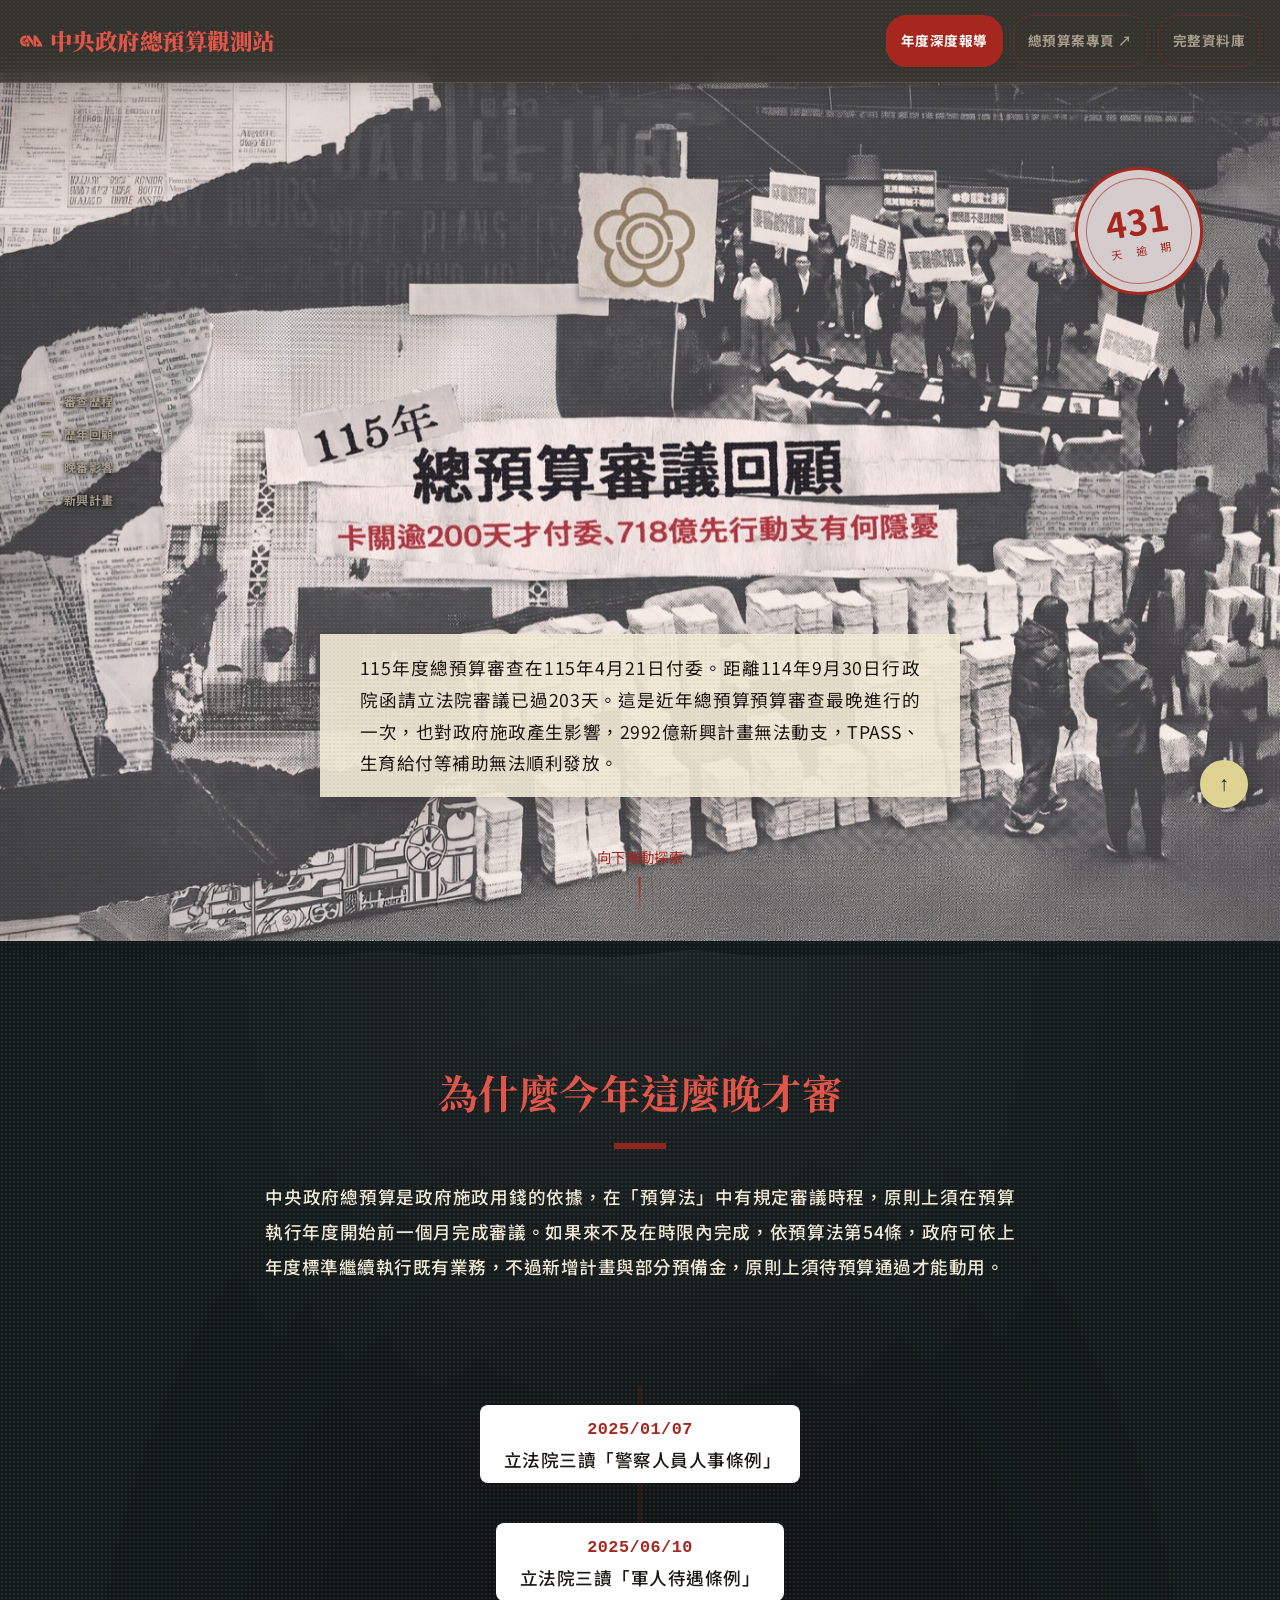
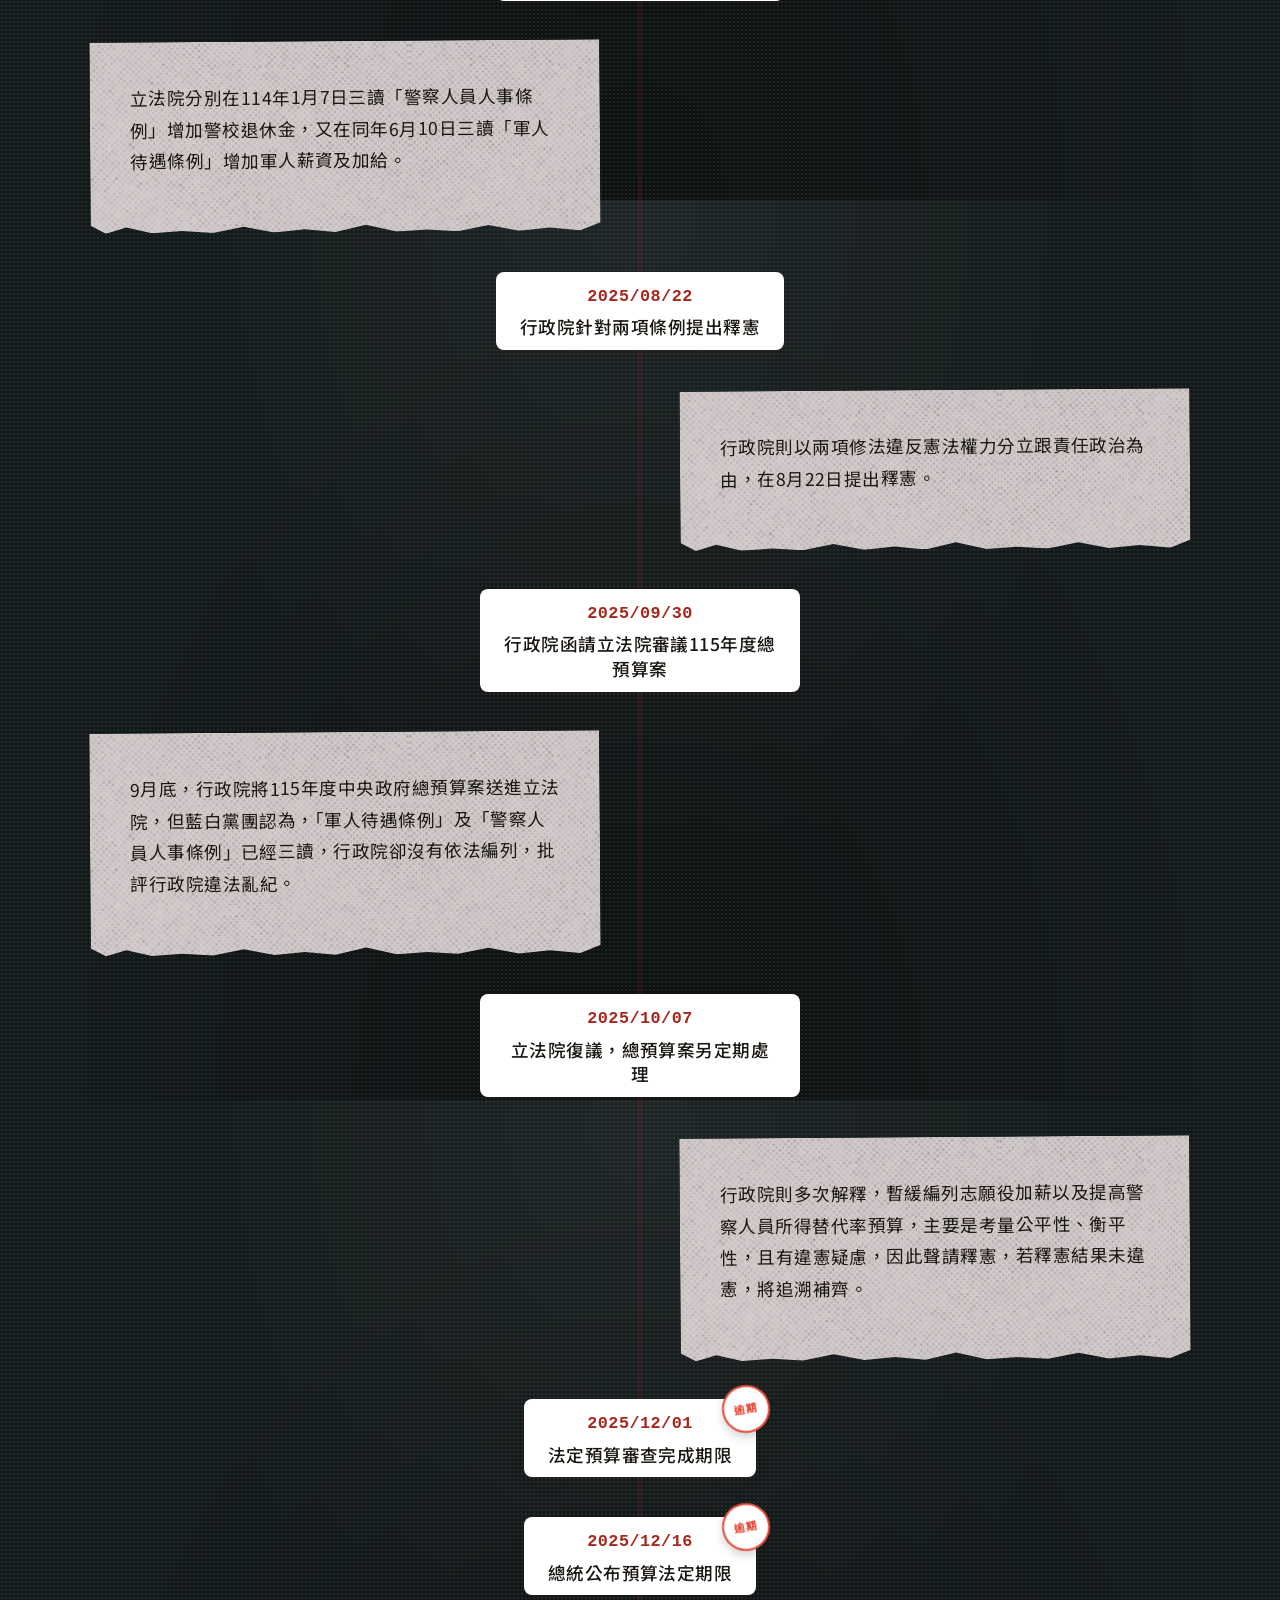
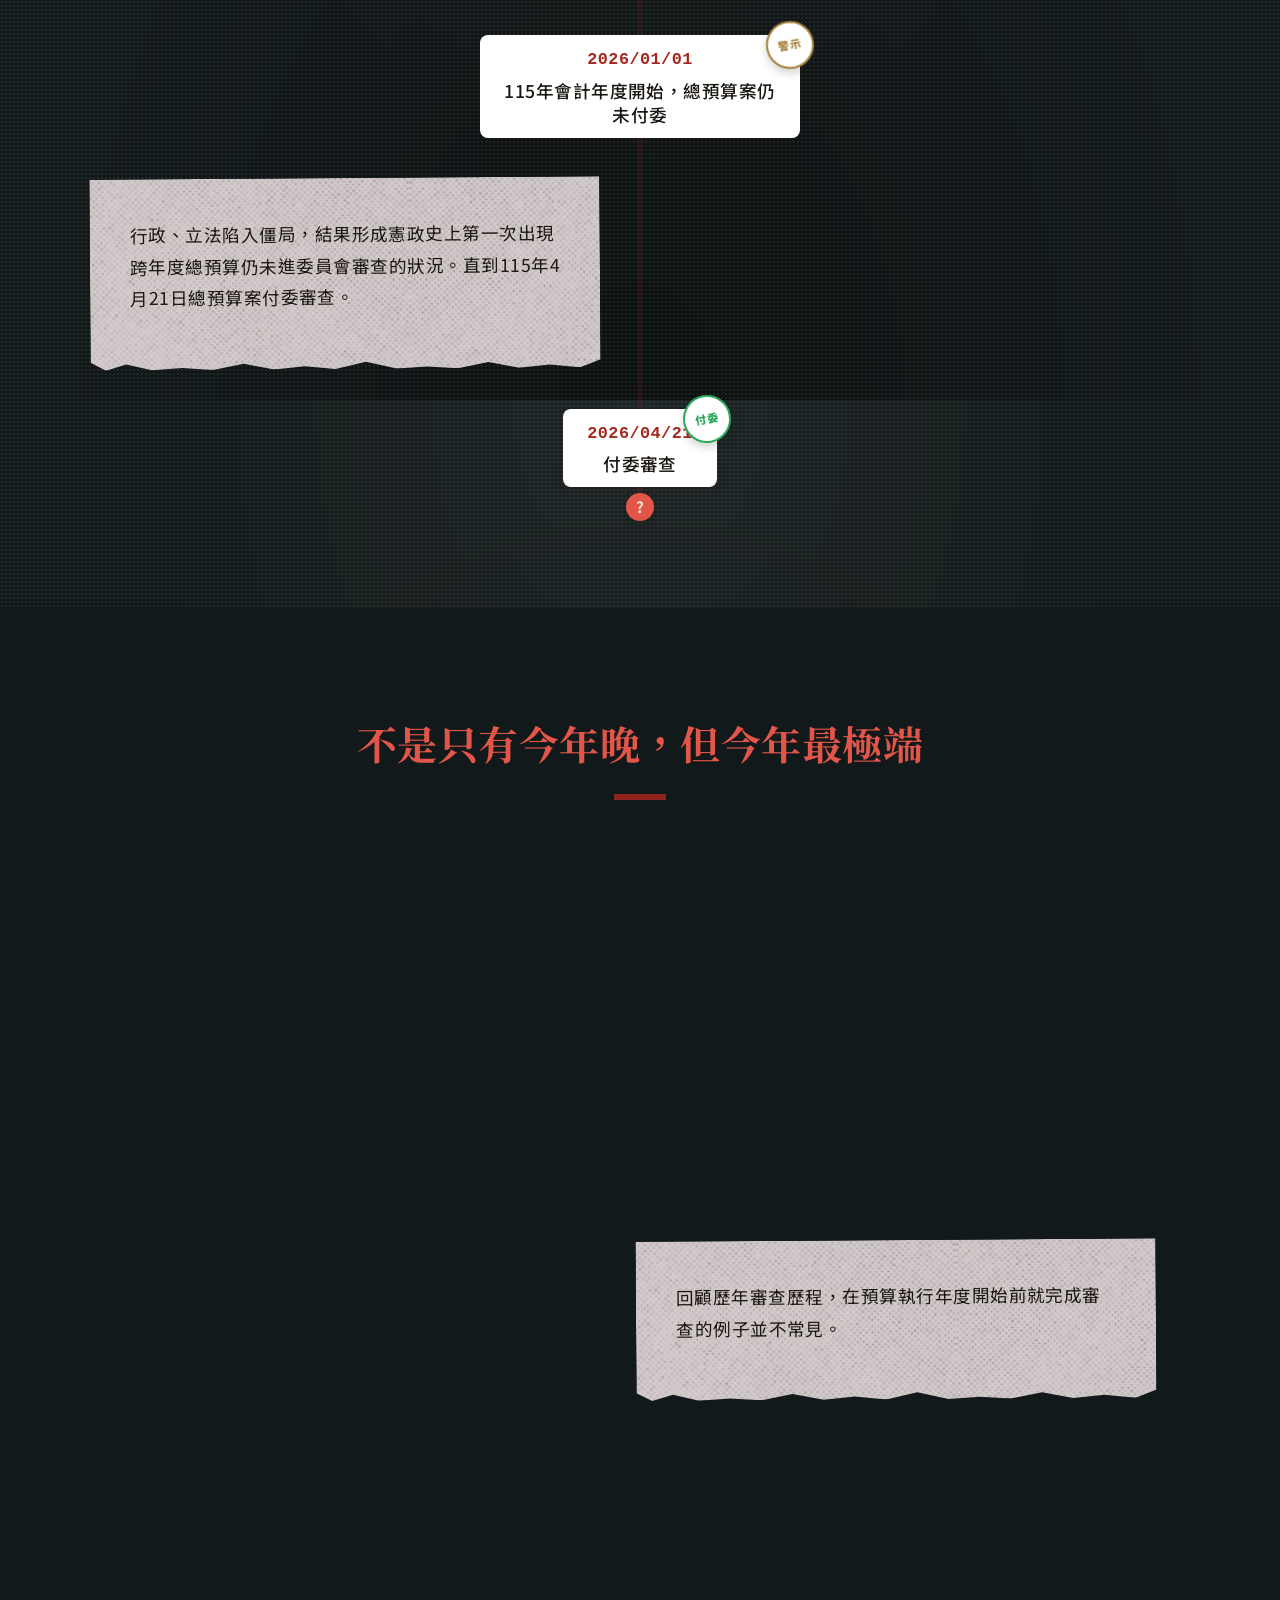
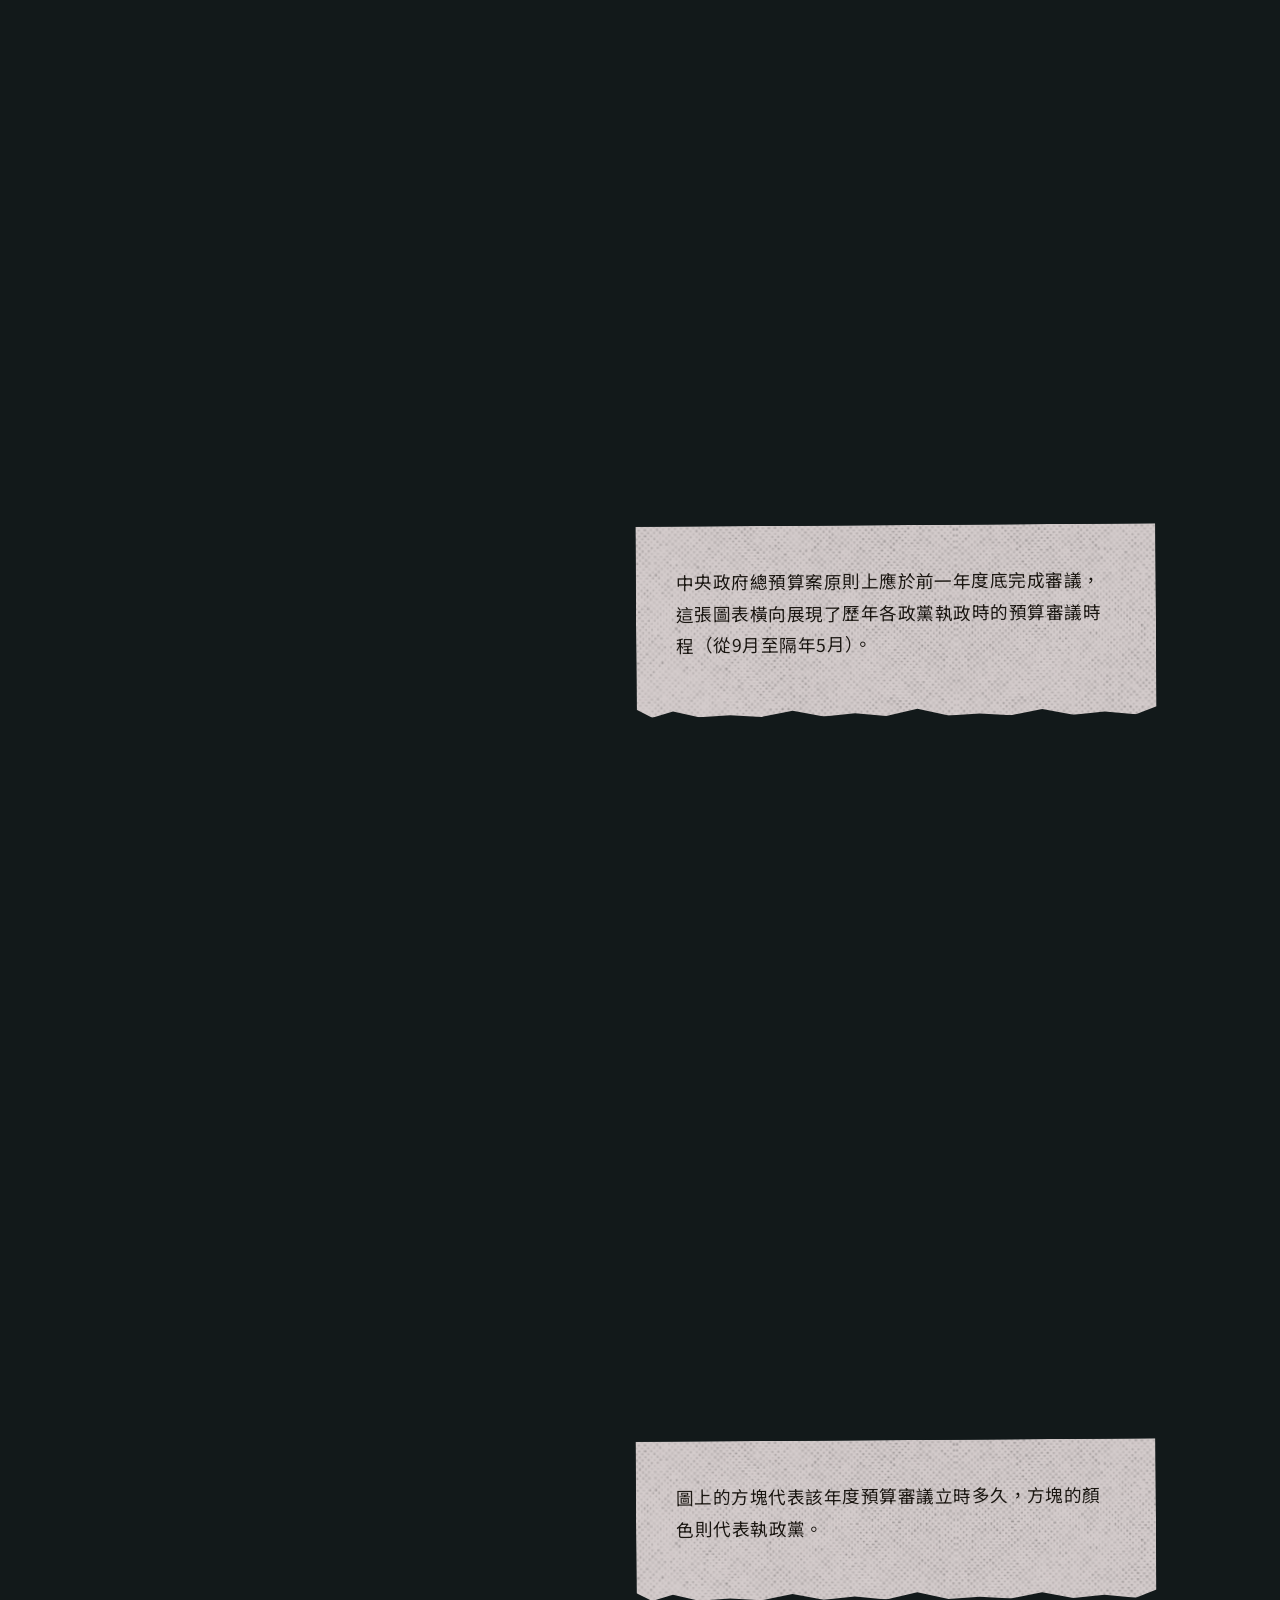
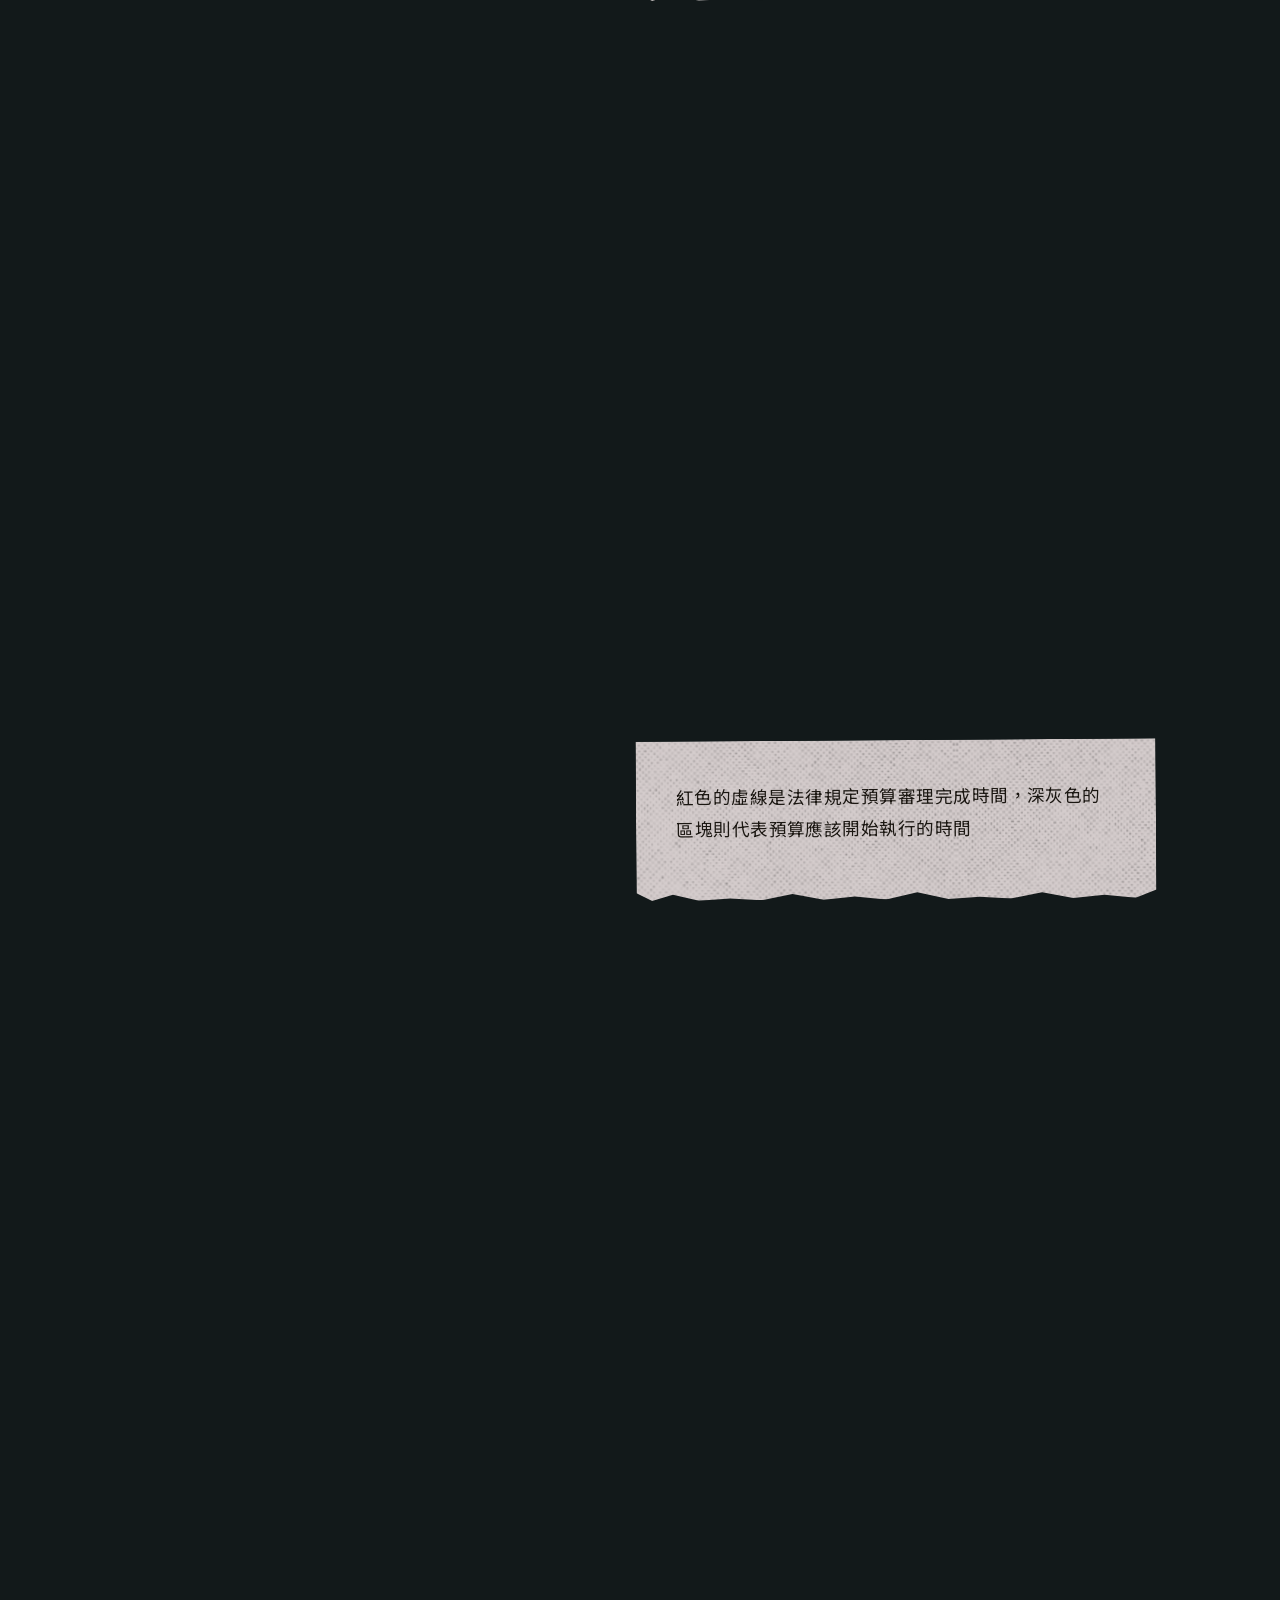
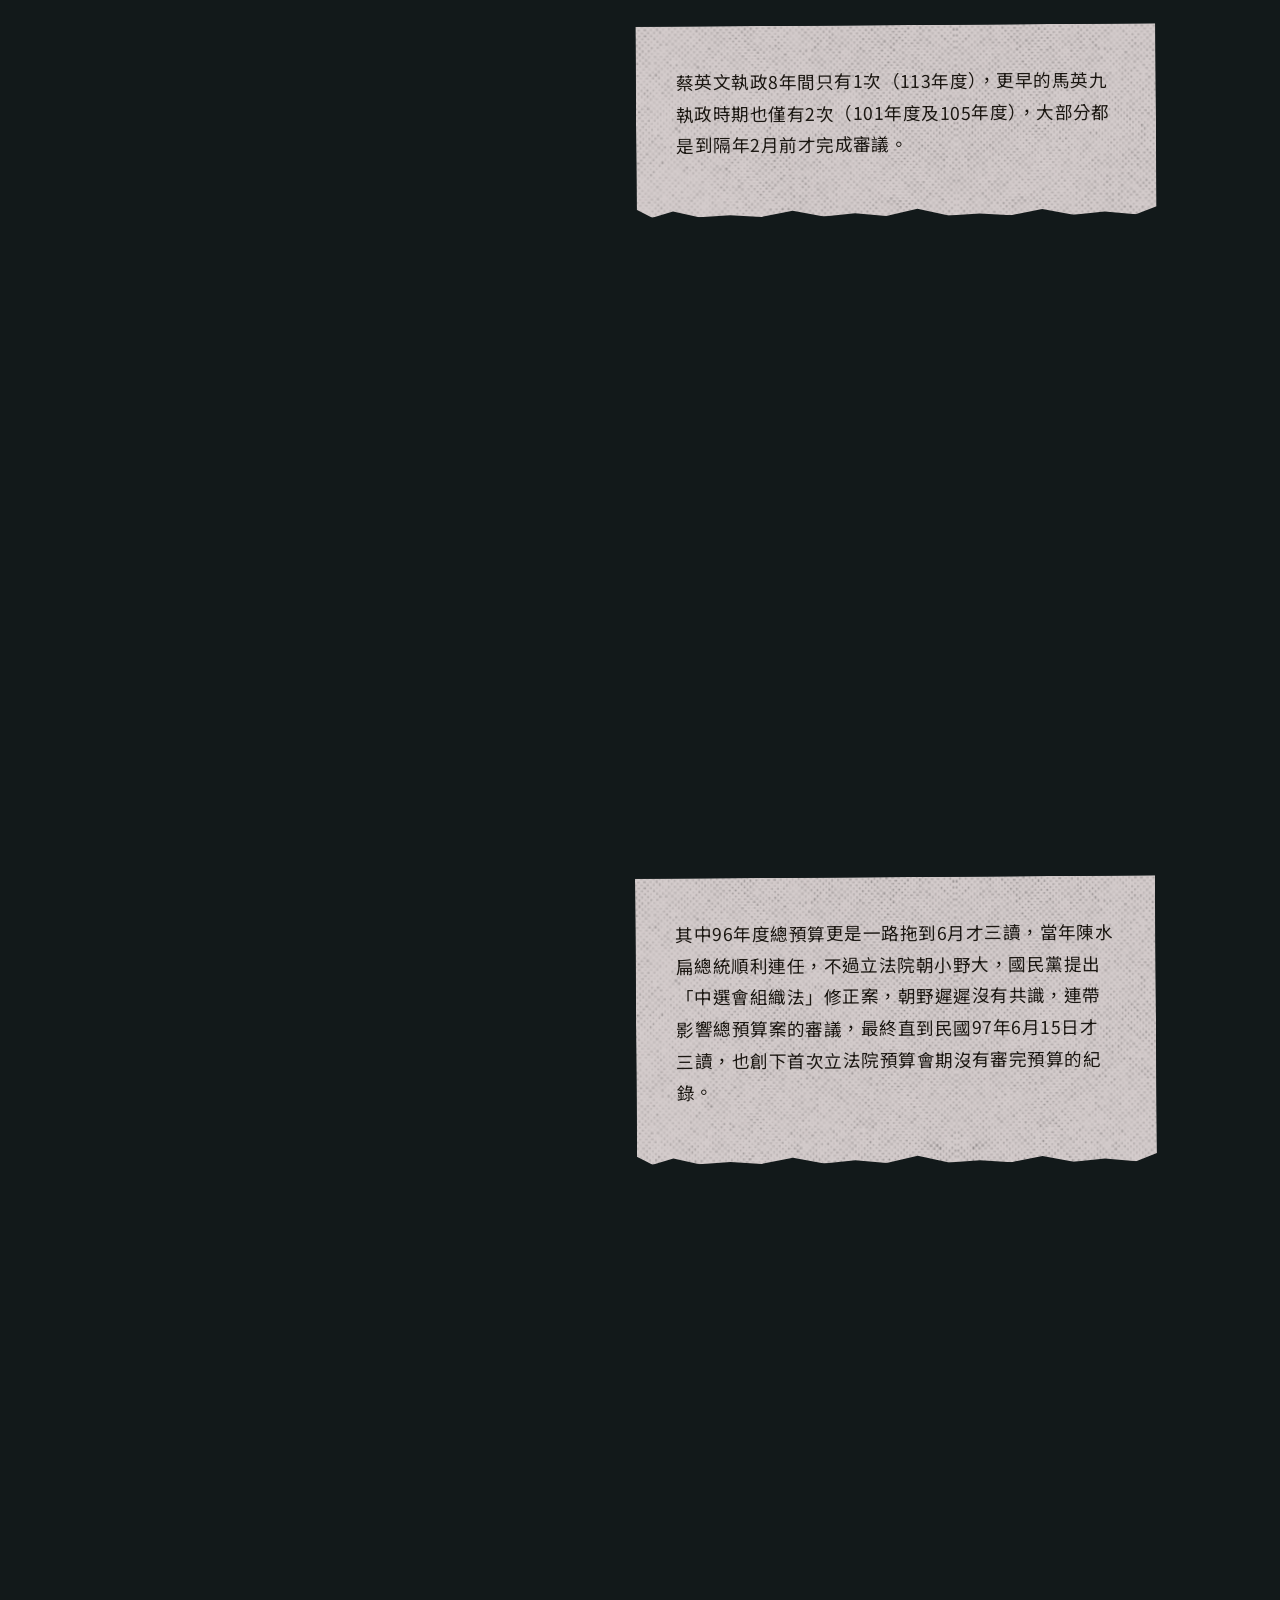
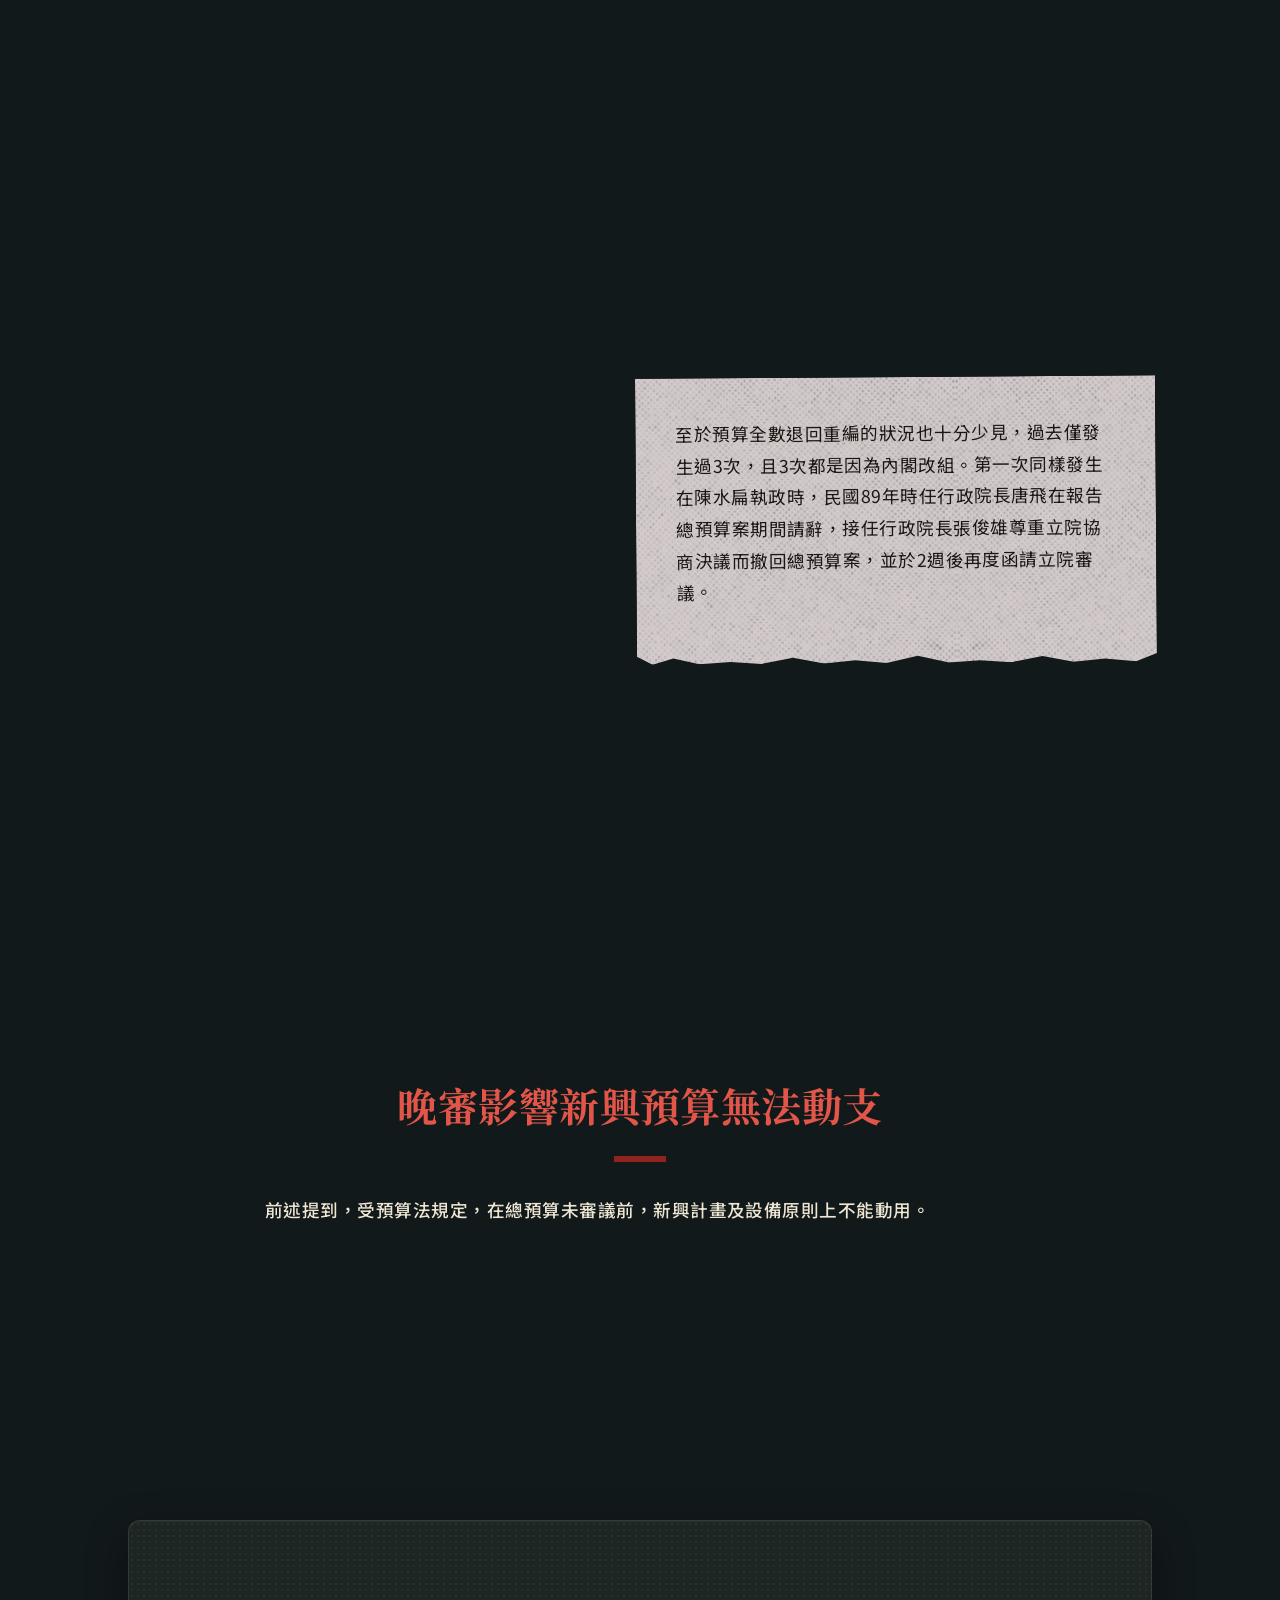
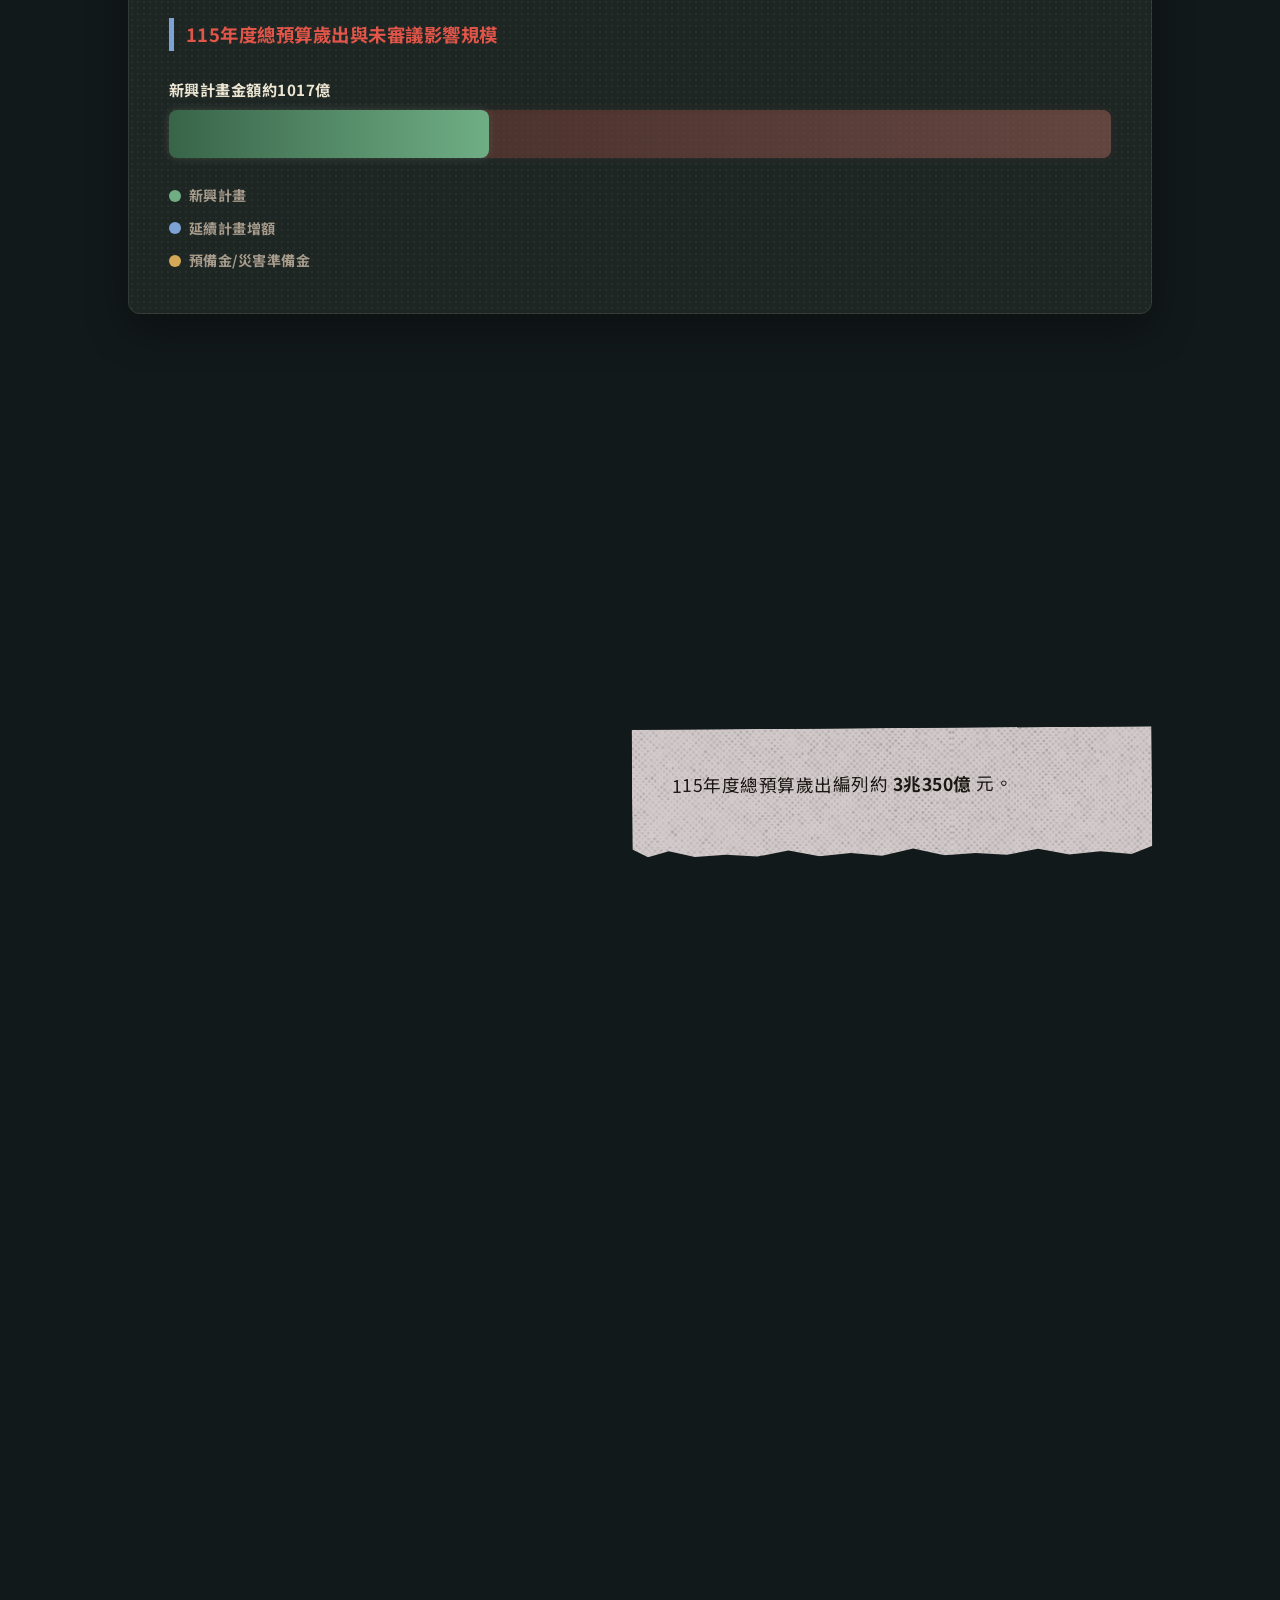
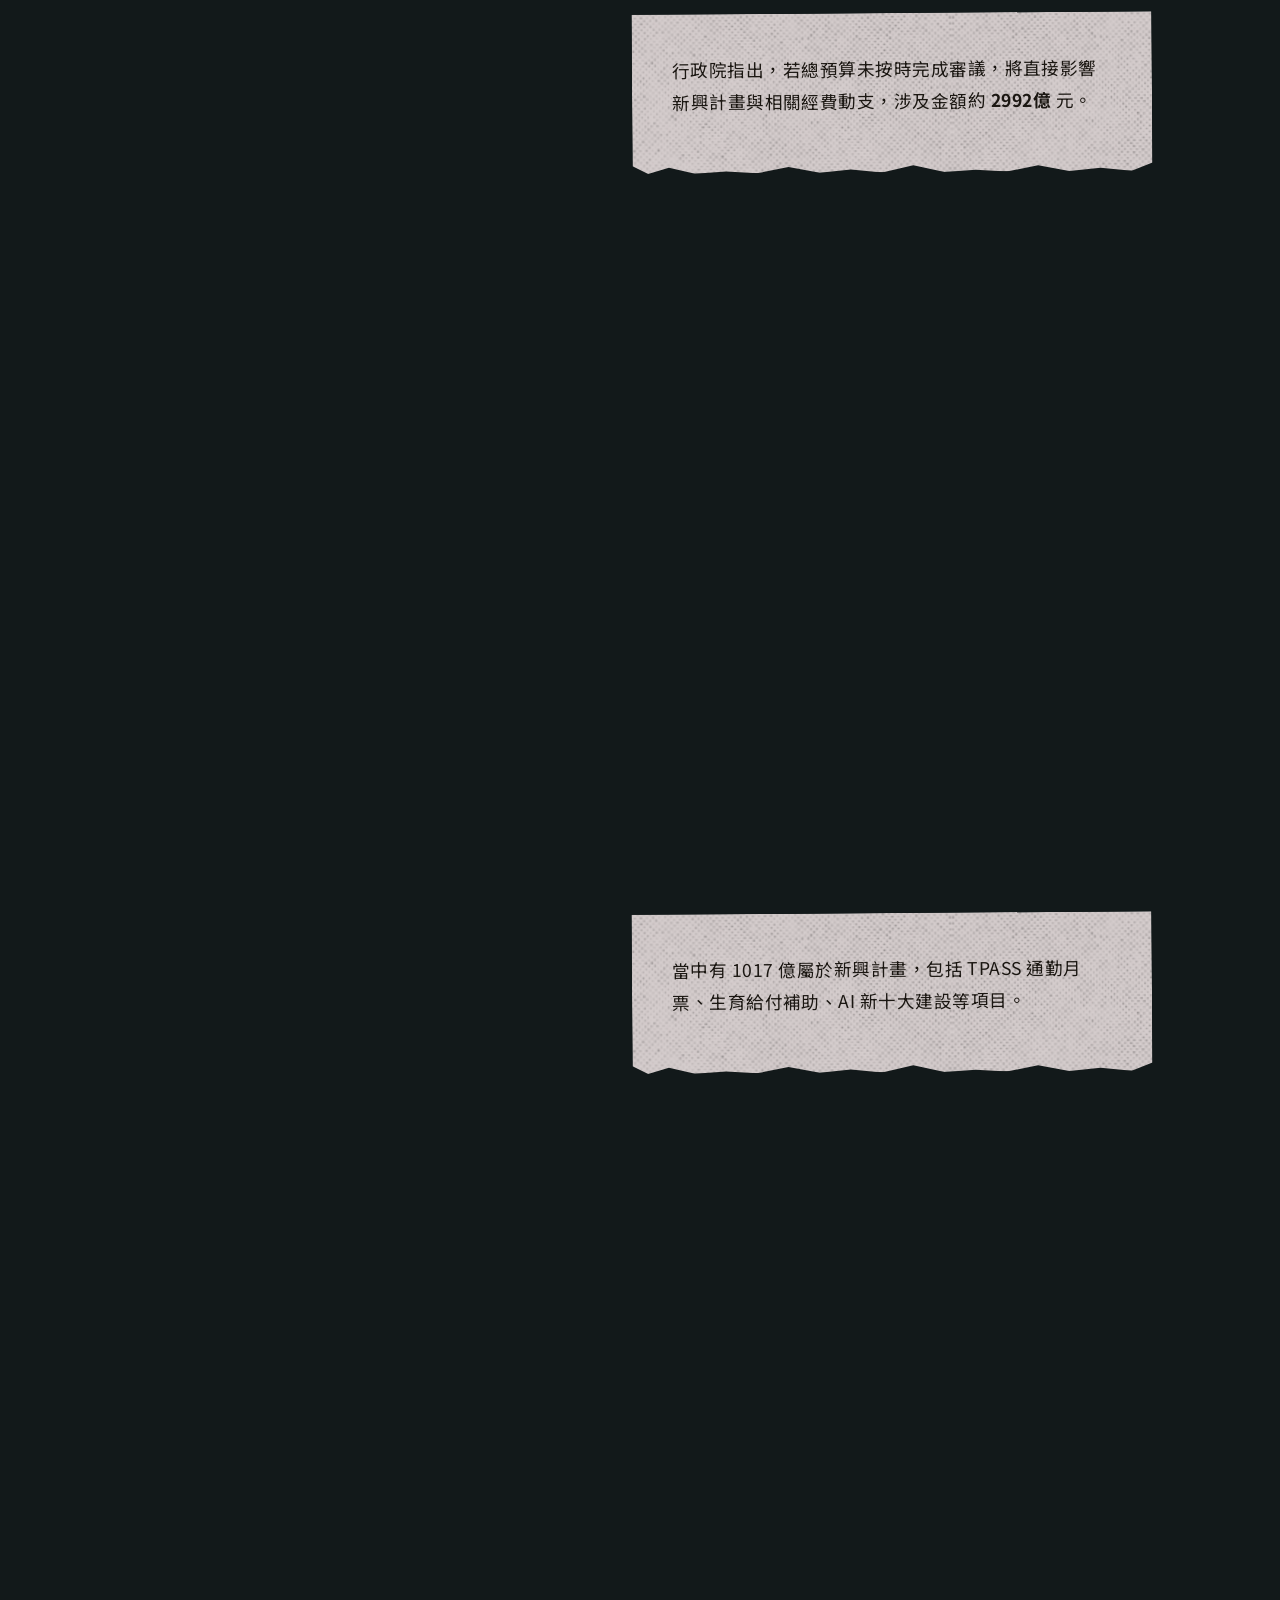
<file: 115MoneyDemoB-main/index-legacy.html>
<!DOCTYPE html>
<html lang="zh-TW">

<head>
    <meta charset="UTF-8">
    <meta name="viewport" content="width=device-width, initial-scale=1.0">
    <title>總預算卡關 203 天 — 115年度中央政府總預算審議回顧</title>
    <link rel="preload" as="image" href="hero-collage.jpg" fetchpriority="high" media="(min-width: 641px)">
    <link rel="preload" as="image" href="hero-collage-mobile.jpg" fetchpriority="high" media="(max-width: 640px)">
    <!-- Published at https://ke22.github.io/govBudget/ (GitHub Pages) -->
    <meta name="description" content="115年度中央政府總預算審議創下憲政史上最長延宕紀錄，卡關203天。中央社深度回顧朝野協商過程、歷年預算延宕比較，以及對新興政策計畫的影響。">
    <meta property="og:title" content="總預算卡關 203 天 — 115年度中央政府總預算審議回顧">
    <meta property="og:description" content="115年度中央政府總預算審議創下憲政史上最長延宕紀錄，卡關203天。中央社深度回顧朝野協商過程、歷年預算延宕比較，以及對新興政策計畫的影響。">
    <meta property="og:image" content="https://ke22.github.io/govBudget/hero-collage.jpg">
    <meta property="og:url" content="https://ke22.github.io/govBudget/index.html">
    <meta property="og:type" content="article">
    <meta name="twitter:card" content="summary_large_image">
    <meta name="twitter:title" content="總預算卡關 203 天 — 115年度中央政府總預算審議回顧">
    <meta name="twitter:description" content="115年度中央政府總預算審議創下憲政史上最長延宕紀錄，卡關203天。中央社深度回顧朝野協商過程、歷年預算延宕比較，以及對新興政策計畫的影響。">
    <meta name="twitter:image" content="https://ke22.github.io/govBudget/hero-collage.jpg">
    <link rel="canonical" href="https://ke22.github.io/govBudget/index.html">
    <link rel="icon" type="image/svg+xml" href="cna-favicon-adaptive.svg">
    <link
        href="https://fonts.googleapis.com/css2?family=Noto+Sans+TC:wght@300;400;500;700;900&family=Noto+Serif+TC:wght@700;900&display=swap"
        rel="stylesheet">
    <style>
        /* --- 核心視覺規範 (CNA 數位敘事風格) --- */
        /* --- 核心視覺規範 (CNA 數位敘事風格) --- */
        :root {
            /* 全站改為新聞剪貼風格（牛皮紙 + 墨黑 + 朱印紅），沿用既有變數名稱以保留版面與既有選取器 */
            /* 頁面底色改為深色，如同 hero 的深色拼貼桌面；story-card、圖表卡片等仍維持淺牛皮紙色，
               形成「深色桌面上散落淺色剪報」的視覺語彙，與 hero 一致 */
            --bg-deep: #12191A;
            /* 原為牛皮紙淺色，改為與 hero 一致的深色桌面 */
            --bg-card: #d5cdcd;
            /* 原為極淺灰藍半透明，改為不透明牛皮紙卡片色 */
            --text-main: #1B1712;
            /* 原為深灰，改為新聞剪貼風格墨黑色 */
            --text-muted: #6B6156;
            /* 原為中灰，改為暖褐灰 */
            --primary: #A5271E;
            /* 原為藍綠色 (Teal)，改為朱印紅 */
            --accent: #A8823C;
            /* 原為點綴藍綠色，改為公文銅印黃銅色 */
            --danger: #E74C3C;
            /* 警示紅維持，以利表現卡關與法定時限 */
            --border: rgba(165, 39, 30, 0.15);
            /* 原為藍綠色調淡邊框，改為朱印紅淡邊框 */
            --bg-chart: #1E2624;
            /* 原為淺牛皮紙圖表底色 #FBF6EA，改為深色圖表面板（略淺於 --bg-deep #12191A，
               維持面板與頁面背景仍有輕微區隔），圖表改為在深色底上使用亮色線條與文字 */

            /* 新聞剪貼風格 token —— 僅供 hero 與 story-card 使用，不影響甘特圖或其他既有元件 */
            --np-ink: #1B1712;
            --np-paper: #FFFFFF;
            --np-paper-panel: #d5cdcd;
            --np-seal-red: #A5271E;
            --np-seal-red-dark: #7E1D16;
            --np-muted: #6B6156;
            --np-hairline: rgba(27, 23, 18, 0.16);

            /* 深色桌面上的文字 token —— 供直接位於 --bg-deep 深色底上的文字使用（非淺色卡片內文，那些仍用 --text-main/--np-ink） */
            --np-text-ondark: #EDE6D3;
            --np-muted-ondark: #A79C8C;
            /* 深色底上使用的高亮朱印紅／銅印黃，供圖表數值標籤等需要在深色底上維持可讀對比的強調文字使用 */
            --np-seal-red-bright: #E2564A;
            --np-gold-bright: #D4A857;

            /* 字體 token —— 標題用襯線體，內文用無襯線體 */
            --font-display: 'Noto Serif TC', 'Songti TC', 'PMingLiU', serif;
            --font-body: 'Noto Sans TC', sans-serif;

            /* 圖表分類色票 —— 第三章疊加長條圖與第二章甘特圖的分類色。
               圖表面板改為深色底後，原本針對淺牛皮紙底校準的暗色調（#6E7268/#3F7D5C/#3B5A80，
               以及別名至 --danger/--accent 的暗紅/銅黃）在深色底上對比不足，改為獨立定義的
               高亮版本，並重新以 HSL 色相距離驗證：5 色兩兩相距 21°–176°（neutral 為低飽和度
               灰階，與最近的 new 僅差 21° 但因飽和度差距大仍可辨識），對 --bg-deep 對比皆
               ≥4.6:1。不再別名 --danger/--accent（那兩個 token 仍維持原深色值，供頁面其他
               淺色卡片內文使用，避免被本次圖表調整牽動） */
            --chart-cat-neutral: #9CA69C;
            --chart-cat-impact: #E2564A;
            --chart-cat-new: #6FAE85;
            --chart-cat-extend: #7CA2D6;
            --chart-cat-reserve: #D4A857;

            /* 固定頂部導覽列高度，供釘住的甘特圖舞台預留頂部間距，避免圖表標題被 nav 蓋住 */
            --site-header-h: 57px;
        }

        * {
            box-sizing: border-box;
            margin: 0;
            padding: 0;
        }

        body {
            font-family: var(--font-body);
            background-color: var(--bg-deep);
            /* 網點層（印刷網點紋理）疊在漸層暗角層之上：每個 100vh 視窗高度重複一次漸層，
               讓每個章節進場時桌面邊緣自然變暗，避免整頁一次性漸層在長頁面中段變成純平色 */
            background-image:
                radial-gradient(circle, rgba(237, 230, 211, 0.08) 1px, transparent 1.2px),
                radial-gradient(ellipse at 50% 0%, rgba(255, 255, 255, 0.05) 0%, transparent 55%),
                radial-gradient(ellipse at 50% 100%, rgba(0, 0, 0, 0.35) 0%, transparent 65%);
            background-size: 4px 4px, 100% 100vh, 100% 100vh;
            background-repeat: repeat, repeat-y, repeat-y;
            color: var(--np-text-ondark);
            /* 原為 var(--text-main) 深墨色，頁面底色改深後預設文字改為淺色；淺色卡片內文另有各自明確設色，不受影響 */
            line-height: 1.75;
            letter-spacing: 0.03em;
            width: 100%;
            /* 🎯 確保主體寬度鎖死 */
            overflow-x: hidden;
            /* 🎯 剛性切除任何橫向溢出 */
            position: relative;
        }

        /* 手機版網點紋理調整：小螢幕多為高 DPI 面板，過細的 1px 網點在近距離觀看下
           容易產生視覺雜訊／摩爾紋，故放大網點間距並降低不透明度，維持質感但更乾淨 */
        @media (max-width: 640px) {
            body {
                background-image:
                    radial-gradient(circle, rgba(237, 230, 211, 0.06) 1px, transparent 1.3px),
                    radial-gradient(ellipse at 50% 0%, rgba(255, 255, 255, 0.04) 0%, transparent 55%),
                    radial-gradient(ellipse at 50% 100%, rgba(0, 0, 0, 0.3) 0%, transparent 65%);
                background-size: 6px 6px, 100% 100vh, 100% 100vh;
            }
        }

        /* 新聞剪貼風格：標題層級改用襯線字體，內文維持無襯線 */
        h1,
        h2 {
            font-family: var(--font-display);
        }

        /* 新聞剪貼風格：章節標題下方加上朱印色膠帶短條，呼應 hero 印章的視覺語彙 */
        h2::after {
            content: '';
            display: block;
            width: 52px;
            height: 6px;
            background: var(--primary);
            opacity: 0.85;
            margin: 16px auto 0;
        }

        /* --- Hero 序章區塊 --- */
        .hero-section {
            height: 100vh;
            height: 100dvh;
            width: 100%;
            /* 🎯 強制鎖定寬度為純 100% */
            overflow: hidden;
            /* 🎯 剛性切除任何可能往右頂出去的隱形元素，防止右側露白 */
            display: flex;
            flex-direction: column;
            justify-content: center;
            align-items: center;
            text-align: center;
            padding: 20px;
            position: relative;
            /* 新聞剪貼風格：實際拼貼圖檔（hero-collage.jpg）+ 底部撕紙邊。
               原為淺牛皮紙色備援底/信封邊色，改為深黑色，與全站深色化後的其餘區塊一致 */
            background-color: var(--bg-deep);
            /* 疊加一層淺色網點呼應全站的印刷網點紋理，再蓋拼貼圖 */
            background-image:
                radial-gradient(circle, rgba(237, 230, 211, 0.06) 1px, transparent 1.2px),
                url('hero-collage.jpg');
            background-size: 4px 4px, 100% auto;
            background-repeat: repeat, no-repeat;
            background-position: 0 0, center center;
            clip-path: polygon(0% 0%, 100% 0%, 100% calc(100% - 8px), 96% 100%, 90% calc(100% - 3px), 84% 100%, 78% calc(100% - 6px), 72% 100%, 66% calc(100% - 2px), 60% 100%, 54% calc(100% - 7px), 48% 100%, 42% calc(100% - 3px), 36% 100%, 30% calc(100% - 6px), 24% 100%, 18% calc(100% - 2px), 12% 100%, 7% calc(100% - 6px), 3% 100%, 0% calc(100% - 8px));
        }

        /* 可視隱藏但仍可被螢幕閱讀器與搜尋引擎讀取（標題文字已烘焙進拼貼圖檔中，畫面上不重複顯示） */
        .hero-sr-only {
            position: absolute;
            width: 1px;
            height: 1px;
            padding: 0;
            margin: -1px;
            overflow: hidden;
            clip: rect(0, 0, 0, 0);
            white-space: nowrap;
            border: 0;
        }

        .hero-dek-panel {
            position: absolute;
            left: 50%;
            bottom: 160px;
            transform: translateX(-50%);
            z-index: 2;
            width: 90%;
            max-width: 640px;
            /* 左右內距統一為 40px，與 .story-card／.chapter-intro 手機版一致的內容留白節奏 */
            padding: 18px 40px;
            background-color: rgba(241, 234, 214, 0.92);
            /* 淺底面板改用深色調網點，維持與全站網點紋理一致但在亮色底上仍清晰可見 */
            background-image: radial-gradient(circle, rgba(27, 23, 18, 0.05) 1px, transparent 1.2px);
            background-size: 4px 4px;
            background-repeat: repeat;
            box-shadow: 0 10px 24px rgba(27, 23, 18, 0.2);
        }

        @media (max-width: 640px) {
            /* 手機版改用直式構圖的專屬拼貼圖（標題置於上段，下方留深色網點區給
               dek-panel／stamp 疊加），比例貼近手機螢幕，改回 cover 避免大片留白信封邊 */
            .hero-section {
                background-image:
                    radial-gradient(circle, rgba(237, 230, 211, 0.06) 1px, transparent 1.2px),
                    url('hero-collage-mobile.jpg');
                background-size: 4px 4px, cover;
                background-repeat: repeat, no-repeat;
                background-position: 0 0, center top;
            }

            .hero-dek-panel {
                bottom: 190px;
                padding: 14px 40px;
            }
        }

        .hero-stamp-wrap {
            /* 桌機版：釘在拼貼圖右上角，避開中段的報頭標題與底部的 dek-panel */
            position: absolute;
            top: 110px;
            right: 6%;
            z-index: 3;
        }

        .hero-stamp {
            position: relative;
            width: 128px;
            height: 128px;
            border-radius: 50%;
            border: 3px solid var(--np-seal-red);
            background: var(--np-paper-panel);
            display: flex;
            flex-direction: column;
            align-items: center;
            justify-content: center;
            color: var(--np-seal-red);
            transform: rotate(-9deg);
            box-shadow: 0 10px 24px rgba(27, 23, 18, 0.25);
        }

        .hero-stamp::before {
            content: '';
            position: absolute;
            inset: 8px;
            border: 1px solid var(--np-seal-red);
            border-radius: 50%;
            opacity: 0.6;
        }

        .hero-stamp .num {
            font-size: 2.2rem;
            font-weight: 700;
            line-height: 1;
        }

        .hero-stamp .label {
            font-size: 0.68rem;
            letter-spacing: 0.15em;
            margin-top: 4px;
        }

        @media (max-width: 640px) {
            .hero-stamp-wrap {
                /* 手機版拼貼圖標題置於上段，改回底部的深色網點區與 dek-panel 疊加 */
                top: auto;
                bottom: 420px;
                right: 4%;
                transform: scale(0.8);
            }
        }

        .hero-title {
            font-size: clamp(2rem, 4vw, 3.5rem);
            margin-bottom: 30px;
            font-weight: 900;
            color: var(--np-ink);
            /* 新聞剪貼風格：主標改為墨黑色 */
        }

        .hero-title span {
            font-size: clamp(1.5rem, 3vw, 2.2rem);
            color: var(--np-ink);
            /* 原為 var(--primary) 藍綠色，改為新聞剪貼風格墨黑色 */
            display: block;
            margin-top: 15px;
            font-weight: 700;
        }

        .hero-meta {
            font-size: 1rem;
            color: var(--np-muted);
            /* 原為 var(--text-muted) */
            margin-top: 40px;
        }

        .scroll-indicator {
            position: absolute;
            bottom: 40px;
            left: 50%;
            transform: translateX(-50%);
            display: flex;
            flex-direction: column;
            align-items: center;
            gap: 8px;
            color: #a5271e;
            font-size: 0.9rem;
            animation: bounce 2s infinite;
        }

        .scroll-indicator::after {
            content: '';
            width: 2px;
            height: 40px;
            background: linear-gradient(to bottom, #a5271e, transparent);
        }

        .chapter-intro p {
            /* 統一為 1.1rem，與 .story-card p / .timeline-block-node p 一致 */
            font-size: 1.1rem !important;
            line-height: 2 !important;
            text-align: center !important;
            font-weight: 500 !important;
            color: var(--np-text-ondark) !important;
            /* 原為 var(--text-main)，此段文字直接位於深色頁面底上 */
            max-width: 750px;
            margin: 0 auto;
        }

        /* 手機版：左右留白加大避免文字貼邊，字級縮小維持長段落易讀性
           （.chapter-intro 為行內樣式 padding:20px，用 !important 覆蓋） */
        @media (max-width: 640px) {
            .chapter-intro {
                padding-left: 40px !important;
                padding-right: 40px !important;
            }

            .chapter-intro p {
                font-size: 1.1rem !important;
                line-height: 1.8 !important;
            }

            .scroll-indicator {
                bottom: 90px;
                animation: bounce-mobile 2s infinite;
            }

            .scroll-indicator::after {
                height: 26px;
            }
        }

        @keyframes bounce-mobile {

            0%,
            20%,
            50%,
            80%,
            100% {
                transform: translate(-50%, 0);
            }

            40% {
                transform: translate(-50%, -6px);
            }

            60% {
                transform: translate(-50%, -3px);
            }
        }

        @keyframes bounce {

            0%,
            20%,
            50%,
            80%,
            100% {
                transform: translate(-50%, 0);
            }

            40% {
                transform: translate(-50%, -10px);
            }

            60% {
                transform: translate(-50%, -5px);
            }
        }

        /* =======================================================
           核心架構：模組化分區 (Section-by-Section)
           ======================================================= */
        .chapter-section {
            position: relative;
            width: 100%;
            border-bottom: 1px solid rgba(0, 0, 0, 0.05);
            /* 改為淺色細分界線 */
        }

        .local-sticky-stage {
            position: sticky;
            top: 0;
            left: 0;
            width: 50%;
            height: 100vh;
            z-index: 3;
            display: flex;
            justify-content: center;
            align-items: center;
            pointer-events: none;
            overflow: hidden;
        }

        .local-scroll-content {
            position: relative;
            z-index: 2;
            width: 100%;
            padding-left: 55%;
            padding-right: 5%;
            margin-top: -100vh;
            pointer-events: none;
        }

        .step-scene {
            min-height: 100vh;
            display: flex;
            align-items: center;
            justify-content: flex-start;
            padding: 10vh 0;
            pointer-events: none;
        }

        .story-card {
            background-color: var(--np-paper-panel);
            /* 原為 var(--bg-card) 藍綠半透明，改為新聞剪貼風格牛皮紙卡片。
               左側朱印紅邊框已移除 */
            background-image: url('paper-texture.png');
            background-repeat: repeat;
            background-blend-mode: multiply;
            padding: 40px;
            max-width: 520px;
            width: 100%;
            box-shadow: 0 10px 22px rgba(27, 23, 18, 0.18);
            transition: transform 0.4s, border-color 0.4s;
            pointer-events: auto;
            transform: rotate(-0.4deg);
            clip-path: polygon(0% 0%, 100% 0%, 100% calc(100% - 8px), 96% 100%, 90% calc(100% - 3px), 84% 100%, 78% calc(100% - 6px), 72% 100%, 66% calc(100% - 2px), 60% 100%, 54% calc(100% - 7px), 48% 100%, 42% calc(100% - 3px), 36% 100%, 30% calc(100% - 6px), 24% 100%, 18% calc(100% - 2px), 12% 100%, 7% calc(100% - 6px), 3% 100%, 0% calc(100% - 8px));
        }

        .step-scene.is-active .story-card {
            transform: translateY(-5px) rotate(-0.4deg);
            box-shadow: 0 25px 50px rgba(27, 23, 18, 0.14);
            /* 原為藍綠色調陰影，改為新聞剪貼風格暖褐色調 */
        }

        .story-card h2 {
            font-size: 2rem;
            font-weight: 700;
            color: var(--np-ink);
            /* 原為 var(--primary) 藍綠色 */
            margin-bottom: 20px;
            display: flex;
            align-items: center;
            gap: 12px;
        }

        .story-card p {
            font-size: 1.1rem;
            margin-bottom: 16px;
            color: var(--np-ink);
            /* 原為 var(--text-main)，改為新聞剪貼風格墨黑色 */
            line-height: 1.8;
        }

        .mobile-timeline-badge {
            display: none;
        }

        /* --- 圖表與數據組件 --- */
        .dynamic-chart-box {
            width: 100%;
            height: 100vh;
            position: absolute;
            opacity: 0;
            visibility: hidden !important;
            transform: scale(0.95) translateY(20px);
            transition: opacity 0.8s cubic-bezier(0.16, 1, 0.3, 1), transform 0.8s cubic-bezier(0.16, 1, 0.3, 1), visibility 0.8s;
            display: flex;
            flex-direction: column;
            justify-content: center;
            align-items: center;
            padding: 40px;
            pointer-events: none;
        }

        .is-active-chapter .dynamic-chart-box.visible-box {
            opacity: 1;
            visibility: visible !important;
            transform: scale(1) translateY(0);
            pointer-events: auto !important;
        }

        /* 718億先行動支方案金字塔圖：獨立於 is-active-chapter 機制，捲入視窗後自行淡入。
           必須自己覆寫 visibility——基底 .dynamic-chart-box 用 !important 強制 hidden，
           這裡若不寫 visibility，就會永遠被那條 !important 蓋住，opacity 淡入也看不見。 */
        #ch4-pyramid {
            opacity: 0;
            visibility: hidden !important;
            transform: translateY(20px);
            transition: opacity 0.6s ease, transform 0.6s ease, visibility 0.6s;
        }

        #ch4-pyramid.visible-box {
            opacity: 1;
            visibility: visible !important;
            transform: translateY(0);
        }

        /* =======================================================
           第一章：全新置中交叉時間軸
           ======================================================= */
        .center-timeline-container {
            position: relative;
            max-width: 1100px;
            margin: 40px auto 100px auto;
            padding: 20px 0;
            display: flex;
            flex-direction: column;
            gap: 40px;
            /* 控置上下元件之間的間距 */
        }

        /* 置中貫穿垂直主線 */
        .center-main-line {
            position: absolute;
            left: 50%;
            top: 0;
            bottom: 0;
            width: 4px;
            /* 原為實色朱印紅底，改為淡化軌道色，由內層 .center-main-line-fill
               隨捲動進度由上往下「畫出」，作為時間軸讀取進度的視覺回饋 */
            background: rgba(165, 39, 30, 0.15);
            transform: translateX(-50%);
            z-index: 1;
            border-radius: 2px;
            overflow: hidden;
        }

        .center-main-line-fill {
            position: absolute;
            top: 0;
            left: 0;
            width: 100%;
            height: 0%;
            background: var(--np-seal-red);
            border-radius: 2px;
        }

        /* 時間軸終點標記：未完成時脈動顯示「?」，完成時變為「↓」 */
        .timeline-terminus-mark {
            position: absolute;
            left: 50%;
            bottom: 0;
            transform: translate(-50%, 50%);
            z-index: 2;
            width: 28px;
            height: 28px;
            border-radius: 50%;
            background: var(--np-seal-red-bright);
            color: var(--np-text-ondark);
            display: flex;
            align-items: center;
            justify-content: center;
            font-weight: 700;
            font-size: 0.95rem;
            line-height: 1;
            box-shadow: 0 2px 6px rgba(27, 23, 18, 0.25);
            animation: timeline-terminus-pulse 1.8s ease-in-out infinite;
        }

        .timeline-terminus-mark::before {
            content: '?';
        }

        .timeline-terminus-mark.timeline-complete {
            animation: none;
            transform: translate(-50%, 50%) scale(1);
        }

        .timeline-terminus-mark.timeline-complete::before {
            content: '\2193';
        }

        @keyframes timeline-terminus-pulse {
            0%, 100% {
                opacity: 0.55;
                transform: translate(-50%, 50%) scale(0.92);
            }
            50% {
                opacity: 1;
                transform: translate(-50%, 50%) scale(1.08);
            }
        }

        /* 時間軸的每一行共通設定 */
        .timeline-row {
            position: relative;
            width: 100%;
            display: flex;
            z-index: 2;
        }

        /* 項目 A：時間軸節點 Block (電腦版強制置中) */
        .timeline-row.item-node {
            justify-content: center;
        }

        .timeline-block-node {
            /* 原為明亮微藍綠色底 #f0fdfa，殘留自舊版樣式，改為純白底 */
            background: #ffffff;
            /* 邊框已移除，狀態改由右上角印章（::after）標示 */
            padding: 10px 24px;
            border-radius: 8px;
            text-align: center;
            max-width: 320px;
            box-shadow: 0 4px 12px rgba(165, 39, 30, 0.05);
            /* 供狀態印章（::after）定位 */
            position: relative;
        }

        /* 狀態印章：danger/warning/success 節點卡片樣式統一與基本款相同，
           改用右上角小圓章（呼應 hero「203天」印章的視覺語彙）標示狀態，
           而非改變卡片本身的邊框／底色 */
        .timeline-block-node.node-danger::after,
        .timeline-block-node.node-warning::after,
        .timeline-block-node.node-success::after {
            position: absolute;
            top: -14px;
            right: -14px;
            width: 44px;
            height: 44px;
            border-radius: 50%;
            display: flex;
            align-items: center;
            justify-content: center;
            font-size: 0.68rem;
            font-weight: 900;
            letter-spacing: 0.05em;
            background: #ffffff;
            transform: rotate(-10deg);
            box-shadow: 0 4px 10px rgba(27, 23, 18, 0.2);
        }

        .timeline-block-node.node-danger::after {
            content: '逾期';
            border: 2px solid var(--danger);
            color: var(--danger);
        }

        .timeline-block-node.node-warning::after {
            content: '警示';
            border: 2px solid var(--accent);
            color: var(--accent);
        }

        .timeline-block-node.node-success::after {
            content: '付委';
            border: 2px solid #2ea85c;
            color: #2ea85c;
        }

        .timeline-block-node .node-date {
            display: block;
            font-family: 'Courier New', monospace;
            font-weight: 900;
            font-size: 1.05rem;
            color: var(--primary);
            margin-bottom: 4px;
        }

        .timeline-block-node p {
            /* 統一為 1.1rem，與 .story-card p / .chapter-intro p 一致 */
            font-size: 1.1rem;
            color: var(--text-main);
            margin: 0;
            font-weight: 500;
            line-height: 1.4;
        }

        /* node-danger / node-warning / node-success 卡片本身不再與基本款有任何樣式差異
           （邊框、底色、日期文字色皆沿用 .timeline-block-node 預設），狀態改由上方新增的
           右上角印章（::after）標示，見基本規則區塊 */

        /* 項目 B：故事卡片 Block (電腦版左右交錯) */
        .timeline-row.item-card {
            width: 50%;
        }

        /* 左側卡片：排在左邊、內容靠右對齊中央線 */
        .timeline-row.item-card.left-side {
            align-self: flex-start;
            justify-content: flex-end;
            padding-right: 40px;
            /* 與中央線保持呼吸間距 */
        }

        /* 右側卡片：排在右邊、內容靠左對齊中央線 */
        .timeline-row.item-card.right-side {
            align-self: flex-end;
            justify-content: flex-start;
            padding-left: 40px;
            /* 與中央線保持呼吸間距 */
        }

        /* 強制重置故事卡片在置中佈局時的互動指針效果（因為原本是寫在隨捲動觸發的 class 上） */
        .timeline-row.item-card .story-card {
            pointer-events: auto !important;
            transform: none !important;
        }

        /* 卡片與節點隨紅線捲動漸進顯現 */
        .js .center-timeline-container .timeline-row.item-card .story-card {
            opacity: 0 !important;
            pointer-events: none !important;
            transform: translateY(18px) rotate(-0.4deg) !important;
            transition: opacity 320ms ease, transform 420ms cubic-bezier(0.16, 1, 0.3, 1) !important;
        }
        .js .center-timeline-container .timeline-row.item-card.timeline-card-revealed .story-card {
            opacity: 1 !important;
            pointer-events: auto !important;
            transform: translateY(0) rotate(-0.4deg) !important;
        }
        .js .center-timeline-container .timeline-row.item-node .timeline-block-node {
            opacity: 0 !important;
            transform: translateY(18px) !important;
            transition: opacity 320ms ease, transform 420ms cubic-bezier(0.16, 1, 0.3, 1) !important;
        }
        .js .center-timeline-container .timeline-row.item-node.timeline-node-revealed .timeline-block-node {
            opacity: 1 !important;
            transform: translateY(0) !important;
        }

        .timeline-row.item-card:hover .story-card {
            box-shadow: 0 15px 35px rgba(27, 23, 18, 0.12);
            /* 原為藍綠色調陰影，改為新聞剪貼風格暖褐色調 */
        }

        /* =======================================================
           第一章：手機與平板 RWD 自動調適成單欄
           ======================================================= */
        @media (max-width: 968px) {
            .center-timeline-container {
                padding: 20px 3%;
                /* 縮減兩側內襯，給卡片更多伸展空間 */
                gap: 25px;
                /* 微調手機版上下間距 */
            }

            /* 修正：主線在手機版強制維持在正中間 */
            .center-main-line {
                left: 50% !important;
                transform: translateX(-50%) !important;
            }

            /* 修正：所有行在手機版取消左右分邊，全部強制佔滿 100% 且內容置中 */
            .timeline-row.item-node,
            .timeline-row.item-card.left-side,
            .timeline-row.item-card.right-side {
                width: 100% !important;
                align-self: center !important;
                justify-content: center !important;
                padding-left: 0 !important;
                padding-right: 0 !important;
            }

            .timeline-block-node {
                text-align: center !important;
                width: 85%;
                /* 讓它比故事卡片稍微縮窄，凸顯層次 */
                max-width: 280px;
            }

            /* 修正：故事卡片在手機版橫跨軸線置中，寬度拉寬確保文字好讀 */
            .timeline-row.item-card .story-card {
                width: 92%;
                max-width: 480px;
                padding: 24px 28px;
                /* 微調手機版卡片內距 */
            }
        }

        /* =======================================================
           🚀 全新第二章：重構滿版視差生長控制樣式
           ======================================================= */
        #chapter-2-rebuilt {
            position: relative !important;
            width: 100% !important;
            min-height: 850vh !important;
            /* 物理總長跑道 */
            background-color: var(--bg-deep) !important;
        }

        .gantt-fixed-stage-rebuilt {
            position: fixed !important;
            top: 0;
            left: 0;
            width: 100vw;
            height: 100vh;
            height: 100dvh;
            display: flex;
            justify-content: center;
            align-items: center;
            z-index: 1;
            overflow: hidden;
            pointer-events: none;
            opacity: 0;
            visibility: hidden;
            transition: opacity 0.4s ease, visibility 0.4s;
        }

        /* 當進入第二章範圍時，強制讓 fixed 舞台顯影 */
        .stage-active-rebuilt-now {
            opacity: 1 !important;
            visibility: visible !important;
        }

        .gantt-backdrop-box-rebuilt {
            position: absolute !important;
            width: 100%;
            height: 100vh;
            height: 100dvh;
            display: flex;
            justify-content: center;
            align-items: center;
            /* 頂部多留 --site-header-h，避免置中內容（圖表標題）被固定導覽列蓋住 */
            padding: calc(40px + var(--site-header-h)) 40px 40px 40px;
            opacity: 0;
            visibility: hidden;
            transform: scale(0.98);
            transition: opacity 0.5s ease, transform 0.5s ease, visibility 0.5s;
        }

        .box-visible-rebuilt-now {
            opacity: 1 !important;
            visibility: visible !important;
            transform: scale(1) !important;
            pointer-events: auto !important;
        }

        .gantt-scroll-content-rebuilt {
            position: relative;
            z-index: 2;
            width: 100%;
            display: flex;
            flex-direction: column;
            align-items: center;
        }

        .gantt-card-rebuilt {
            min-height: 100vh;
            width: 100%;
            display: flex;
            align-items: center;
            justify-content: center;
            padding: 0 20px;
        }

        /* 甘特圖容器 */
        .gantt-chart-container-rebuilt {
            position: relative !important;
            width: 100%;
            max-width: 920px;
            height: 78vh;
            height: 78dvh;
            display: flex;
            flex-direction: column;
            padding: 80px 30px 60px 80px;
            /* 給左邊 Y 軸和下面 X 軸留呼吸空間 */
            border-radius: 12px;
            border: 1px solid transparent !important;
            background: transparent !important;
            box-shadow: none !important;
            transition: border 0.5s ease, background-color 0.5s ease, box-shadow 0.5s ease !important;
        }

        /* 🔓 階梯 2：浮現框線、底色與陰影（原為新聞剪貼風格牛皮紙 + 淡網點紋理，圖表全面改為深色底後
           邊框/網點改用淺色，陰影改用向下的黑色深度陰影） */
        .rebuilt-step-2 {
            /* 統一為與其餘圖表面板相同的邊框／陰影數值 */
            border: 1px solid rgba(237, 230, 211, 0.1) !important;
            background: radial-gradient(circle, rgba(237, 230, 211, 0.05) 1px, transparent 1.3px) 0 0/6px 6px, var(--bg-chart) !important;
            box-shadow: inset 0 1px 0 rgba(237, 230, 211, 0.05), 0 15px 40px rgba(0, 0, 0, 0.35) !important;
        }

        /* 2. 🎛️ 甘特圖大外殼：頂部 padding 縮小，高度稍微微調 */
        .gantt-chart-container-rebuilt {
            position: relative !important;
            width: 100%;
            max-width: 960px;
            height: 85vh;
            height: 85dvh;
            /* 💡 修正：撐高圖表實體高度 */
            display: flex;
            flex-direction: column;
            /* 💡 修正：頂部縮小到 20px，底部留出 100px 的巨大操場給 X 軸 */
            padding: 20px 30px 100px 80px;
            border-radius: 12px;
            border: 1px solid transparent !important;
            background: transparent !important;
            box-shadow: none !important;
            transition: border 0.5s ease, background-color 0.5s ease, box-shadow 0.5s ease !important;
        }

        .rebuilt-step-2 .gantt-chart-container-rebuilt {
            /* 圖表全面改為深色底：面板改用 --bg-chart 深色調 + 淺色網點，邊框/陰影同步反轉。
               邊框/陰影數值與第三章 .gantt-container-rebuilt 統一，確保兩張圖表視覺一致 */
            border: 1px solid rgba(237, 230, 211, 0.1) !important;
            background: radial-gradient(circle, rgba(237, 230, 211, 0.05) 1px, transparent 1.3px) 0 0/6px 6px, var(--bg-chart) !important;
            box-shadow: inset 0 1px 0 rgba(237, 230, 211, 0.05), 0 15px 40px rgba(0, 0, 0, 0.35) !important;
        }

        /* 💡 Y軸 (年份) */
        .gantt-y-axis-rebuilt {
            position: absolute;
            left: 15px;
            top: 20px;
            bottom: 100px;
            /* 💡 修正：底部拉高到 100px，年份間距被均勻拉開了！ */
            width: 65px;
            display: flex;
            flex-direction: column;
            justify-content: space-between;
            z-index: 5;
            opacity: 0;
            transition: opacity 0.5s ease;
        }

        .rebuilt-step-2 .gantt-y-axis-rebuilt {
            opacity: 1;
        }

        .y-tick {
            display: flex;
            align-items: center;
            justify-content: flex-end;
            height: 18px;
        }

        .gantt-year-rebuilt {
            font-size: 0.8rem;
            /* 原為 var(--text-main) 深墨色，圖表面板改深色底後改用深底文字色 */
            color: var(--np-text-ondark);
            font-weight: bold;
            margin-right: 8px;
        }

        .tick-line-y {
            width: 6px;
            height: 1px;
            /* 原為黑色刻度線（校準給淺色面板），面板改深色底後改用淺色刻度線 */
            background: rgba(237, 230, 211, 0.25);
        }

        /* 💡 X軸 (月份) */
        .gantt-x-axis-rebuilt {
            position: absolute;
            left: 80px;
            right: 30px;
            bottom: 45px;
            /* 💡 修正：下沉到 45px，與圖表底部空出 55px 的乾淨呼吸帶 */
            height: 35px;
            z-index: 5;
            opacity: 0;
            transition: opacity 0.5s ease;
        }

        .rebuilt-step-2 .gantt-x-axis-rebuilt {
            opacity: 1;
        }

        .gantt-x-axis-rebuilt .tick {
            position: absolute;
            display: flex;
            flex-direction: column;
            align-items: center;
            transform: translateX(-50%);
        }

        .tick-line {
            width: 1px;
            height: 6px;
            /* 原為黑色刻度線，面板改深色底後改用淺色刻度線 */
            background: rgba(237, 230, 211, 0.25);
            margin-bottom: 4px;
        }

        .tick-line-major {
            width: 2px;
            height: 10px;
            /* 原為深黑色主刻度線，面板改深色底後改用較亮的淺色 */
            background: rgba(237, 230, 211, 0.6);
            margin-bottom: 4px;
        }

        .gantt-grid-label-rebuilt {
            font-size: 0.8rem;
            /* 原為 var(--text-muted) 暖褐灰，圖表面板改深色底後改用深底次要文字色 */
            color: var(--np-muted-ondark);
            font-weight: bold;
        }

        /* 💡 內部背景網格線 */
        .gantt-rows-container-rebuilt {
            position: absolute;
            left: 80px;
            top: 40px;
            right: 30px;
            bottom: 80px;
            /* 💡 修正：彩色 Bar 的容器底部對齊 80px，完美與年份一行行對齊 */
            display: flex;
            flex-direction: column;
            justify-content: space-between;
            z-index: 3;
        }

        .rebuilt-step-2 .gantt-grid-rebuilt {
            opacity: 1;
        }

        .gantt-grid-rebuilt {
            position: absolute;
            left: 80px;
            top: 20px;
            right: 30px;
            bottom: 100px;
            /* 💡 修正：網格底部對齊 100px */
            z-index: 1;
            opacity: 0;
            transition: opacity 0.5s ease;
        }

        .grid-line {
            position: absolute;
            top: 0;
            bottom: 0;
            /* 原為黑色格線，面板改深色底後改用淺色格線 */
            border-left: 1px dashed rgba(237, 230, 211, 0.08);
        }

        .grid-line-major {
            position: absolute;
            top: 0;
            bottom: 0;
            /* 原為黑色主格線，面板改深色底後改用較亮的淺色 */
            border-left: 2px dashed rgba(237, 230, 211, 0.15);
        }

        /* 💡 標題與執政黨圖例 */
        .gantt-title-area-rebuilt,
        .gantt-legend-rebuilt {
            display: none !important;
        }

        .rebuilt-step-2 .gantt-title-area-rebuilt {
            opacity: 1;
        }

        .rebuilt-step-2 .gantt-legend-rebuilt {
            opacity: 1;
        }

        .legend-item {
            display: flex;
            align-items: center;
            font-weight: 500;
        }

        .legend-color {
            width: 14px;
            height: 10px;
            border-radius: 2px;
            margin-right: 5px;
        }

        /* =======================================================
           紅色虛線專屬舞台：精準錨定 12/16 (35.3%) 
           ======================================================= */
        .gantt-red-deadline-stage {
            position: absolute !important;
            left: 80px;
            top: 20px;
            right: 30px;
            bottom: 100px;
            pointer-events: none;
            z-index: 10;
            /* 特權最高層級，確保踩在所有人頭頂上 */

            /* 階梯 4 動態控制 */
            opacity: 0 !important;
            visibility: hidden !important;
            transition: opacity 0.4s ease, visibility 0.4s !important;
        }

        /* 🔓 階梯 4 激活顯示 */
        .rebuilt-step-4 .gantt-red-deadline-stage {
            opacity: 1 !important;
            visibility: visible !important;
        }

        /* 🔴 紅色實體虛線：雷打不動，精準切在 35.3% 的法定審理時間 */
        #chapter-2-rebuilt .gantt-red-line-rebuilt {
            position: absolute !important;
            left: 35.3% !important;
            top: 0 !important;
            bottom: 0 !important;
            width: 0 !important;
            height: 100% !important;
            border-left: 2px dashed var(--danger) !important;
        }

        /* =======================================================
           深灰色預算執行區塊：完美對齊 1月1日 (40% 刻度線)
           ======================================================= */
        #chapter-2-rebuilt .execution-zone-bg-rebuilt {
            position: absolute !important;
            /* 💡 因為家長已經精準對齊網格，這裡寫 left: 40% 就會雷打不動貼齊 1 月線！ */
            left: 40% !important;
            right: 0 !important;
            top: 0 !important;
            bottom: 0 !important;
            height: 100% !important;
            /* 原為黑色半透明疊加（在淺色面板上加深區塊），面板改深色底後改用淺色疊加來加亮區塊；
               0.06 在深色面板上幾乎看不見，提高到 0.16 維持可辨識的區塊感 */
            background-color: rgba(237, 230, 211, 0.16) !important;

            /* 層級設定：確保它在舞台內部的最底層（z-index: 1），這樣才不會遮擋到紅線（z-index: 10） */
            z-index: 1 !important;

            /* 💡 修正：因為家長（舞台）已經控制了步驟 4 的淡入淡出，這裡直接維持 1 即可 */
            opacity: 1 !important;
        }

        /* 🔓 階梯 4 激活顯示深灰底 */
        .rebuilt-step-4 #chapter-2-rebuilt .execution-zone-bg-rebuilt {
            opacity: 1 !important;
        }

        /* 💡 長條圖主體結構 */
        .gantt-rows-container-rebuilt {
            position: absolute;
            left: 80px;
            top: 20px;
            right: 30px;
            bottom: 100px;
            /* 💡 修正：彩色 Bar 容器底部對齊 100px，高度拉開不貼月份 */
            display: flex;
            flex-direction: column;
            justify-content: space-between;
            z-index: 3;
        }

        .gantt-row-rebuilt {
            width: 100%;
            height: 18px;
            display: flex;
            align-items: center;
            opacity: 1;
            filter: none;
            transition: opacity 0.4s, filter 0.4s, transform 0.4s !important;
        }

        .gantt-track-rebuilt {
            position: relative;
            width: 100%;
            height: 10px;
        }

        /* 🔓 階梯 3：沒收 width:0，讓長條圖往右長出 */
        #chapter-2-rebuilt .gantt-bar-rebuilt {
            position: absolute;
            top: 0;
            height: 100%;
            border-radius: 2px;
            width: 0 !important;
            /* 預設隱形 */
            transition: width 1s cubic-bezier(0.16, 1, 0.3, 1) !important;
        }

        .rebuilt-step-3 #chapter-2-rebuilt .gantt-bar-rebuilt {
            width: var(--w) !important;
            /* 解鎖生長！ */
        }

        /* 原為鮮豔 SaaS 儀表板色（#2ea85c 綠／#3a86ff 藍），與新聞剪貼風格衝突，
           改用已建立的 --chart-cat-* 做舊色票（見第三章圖表色票），維持色相區隔 */
        .party-dpp {
            /* 統一為漸層風格，與第四章 .bar-rect.rect-primary 一致的做法 */
            background: linear-gradient(to right, #386448, var(--chart-cat-new));
            box-shadow: 0 0 10px rgba(111, 174, 133, 0.2);
        }

        .party-kmt {
            background: linear-gradient(to right, #3B5A80, var(--chart-cat-extend));
            box-shadow: 0 0 10px rgba(124, 162, 214, 0.2);
        }

        .gantt-bar-115-rebuilt {
            background: var(--danger);
            box-shadow: 0 0 10px rgba(231, 76, 60, 0.2);
        }

        /* 🔓 階梯 5：高亮蔡、馬任內順利過關的三個年份 */
        .rebuilt-step-5 .gantt-row-rebuilt {
            opacity: 0.15 !important;
            filter: blur(0.5px) !important;
            transform: none !important;
            /* 💡 確保完全不放大 */
        }

        .rebuilt-step-5 #g-row-101-r,
        .rebuilt-step-5 #g-row-105-r,
        .rebuilt-step-5 #g-row-113-r {
            opacity: 1 !important;
            filter: none !important;
            transform: none !important;
            /* 💡 確保完全不放大 */
            transform-origin: left center !important;
        }

        .rebuilt-step-5 #g-row-101-r .gantt-bar-rebuilt,
        .rebuilt-step-5 #g-row-105-r .gantt-bar-rebuilt,
        .rebuilt-step-5 #g-row-113-r .gantt-bar-rebuilt {
            box-shadow: 0 0 15px rgba(165, 39, 30, 0.4) !important;
            outline: 1.5px solid var(--primary) !important;
        }

        /* 🔓 階梯 6：高亮極端的96年度 */
        .rebuilt-step-6 .gantt-row-rebuilt {
            opacity: 0.15 !important;
            filter: blur(0.5px) !important;
        }

        .rebuilt-step-6 #g-row-96-r {
            opacity: 1 !important;
            filter: none !important;
            transform: none !important;
            /* 💡 確保完全不放大 */
            transform-origin: left center !important;
        }

        /* 幫 96 年的 Bar 加上高質感的警示紅外發光 */
        .rebuilt-step-6 #g-row-96-r .gantt-bar-rebuilt {
            box-shadow: 0 0 15px rgba(231, 76, 60, 0.5) !important;
            outline: 1.5px solid var(--danger) !important;
        }

        /* 📸 照片外層容器：取消原本的 flex 左右分欄，改為相對定位 */
        .history-images-container {
            position: relative !important;
            width: 100%;
            height: 100vh;
            height: 100dvh;
            display: block !important;
            /* 取消左右排版 */
            max-width: none !important;
            padding: 0 !important;
        }

        /* 📸 單張照片相框：強迫單欄、寬度 55%、在螢幕正中央絕對置中 */
        .history-img-frame {
            position: absolute !important;
            width: 55vw !important;
            /* 💡 寬度調整為畫面的 55% */
            max-width: 750px;
            left: 50% !important;
            top: 50% !important;
            transform: translate(-50%, -50%) !important;
            /* 水平垂直置中 */
            background: white;
            border: 1px solid rgba(0, 0, 0, 0.08);
            padding: 12px;
            border-radius: 8px;
            box-shadow: 0 20px 40px rgba(0, 0, 0, 0.12);
            text-align: center;

            /* 預設隱形，帶有平滑淡入淡出 */
            opacity: 0 !important;
            visibility: hidden !important;
            transition: opacity 0.5s ease, visibility 0.5s !important;
        }

        .history-img-frame img {
            width: 100%;
            height: auto;
            border-radius: 4px;
            margin-bottom: 8px;
        }

        .img-caption {
            font-size: 0.85rem;
            color: var(--text-muted);
            font-weight: 500;
        }

        /* 🎬 利用現有的腳本訊號控制單欄依序浮現 */
        /* 進入階段 7：只單獨亮起第一張相框 */
        .rebuilt-step-7 .history-img-frame:nth-child(1) {
            opacity: 1 !important;
            visibility: visible !important;
        }

        /* 進入階段 8：第一張照片淡出，接力亮起第二張相框 */
        .rebuilt-step-8 .history-img-frame:nth-child(2) {
            opacity: 1 !important;
            visibility: visible !important;
        }

        .rebuilt-step-8 .history-img-frame:nth-child(1) {
            opacity: 0 !important;
            visibility: hidden !important;
        }

        /* =======================================================
           📸 大結局照片專屬樣式：單欄、電腦版寬度 50%、左側留白、最大高度限制
           ======================================================= */
        /* 💡 修正：為最後一張圖片定義專屬外框，確保不跟前兩張的樣式混淆 */
        .history-img-frame-single {
            position: absolute !important;
            /* 💡 【滿足指令 2】：寬度設定為畫面的 50% */
            width: 50vw !important;
            max-width: 650px;
            /* 💡 【满足指令 2 & 特權】：靠左，垂直置中，並與左邊界留有一點空白 */
            left: 5% !important;
            /* 精準向右平移對齊 12/16 的比例位置 */
            top: 50% !important;
            transform: translateY(-50%) !important;
            /* 垂直置中 */
            background: white;
            border: 1px solid rgba(0, 0, 0, 0.08);
            padding: 12px;
            border-radius: 8px;
            box-shadow: 0 20px 40px rgba(0, 0, 0, 0.12);
            text-align: center;

            /* 🔥 【滿足指令 1 & 特權】：最大高度設定為 70vh，絕對嚴格物理限制高度，不會變態大張！ */
            max-height: 70vh !important;
            overflow: hidden !important;
            /* 確保內容不會溢出，保持相框質感 */

            /* 初始化隱藏 */
            opacity: 0 !important;
            visibility: hidden !important;
            transition: opacity 0.8s cubic-bezier(0.16, 1, 0.3, 1), visibility 0.8s !important;
            z-index: 5;
        }

        .history-img-frame-single img {
            width: 100%;
            height: auto;
            border-radius: 6px;
            margin-bottom: 8px;
        }

        /* =======================================================
           🔓 劇本動態控制：隨階梯精準顯示與隱藏
           ======================================================= */
        /* 當進入卡片 9（結局文字）：點亮照片大盒子，但淡出前兩張照片，亮起第三張大照片 (003.jpg) */
        .rebuilt-step-9 .history-img-frame:nth-child(1),
        .rebuilt-step-9 .history-img-frame:nth-child(2) {
            opacity: 0 !important;
            visibility: hidden !important;
        }

        .rebuilt-step-9 .history-img-frame:nth-child(3) {
            opacity: 1 !important;
            visibility: visible !important;
        }

        /* 👑 特權：強制賦予紅線比 Bar 更高的層級 */
        #chapter-2-rebuilt .gantt-red-line-rebuilt {
            position: absolute !important;
            left: 35.3% !important;
            top: 0 !important;
            bottom: 0 !important;
            width: 0 !important;
            height: 100% !important;
            border-left: 2px dashed var(--danger) !important;
            z-index: 10 !important;
            /* 強制踩在 Bar (z-index: 3) 和背景格線 (z-index: 1) 的頭頂上！ */
        }

        /* =======================================================
           💻 電腦版專屬：第 2 至 8 張卡片中線精準對齊畫面 75% 處
           ======================================================= */
        @media (min-width: 969px) {

            /* 針對除了第一張以外的卡片 */
            .gantt-scroll-content-rebuilt .gantt-card-rebuilt:not(:first-child) {
                /* 例如往右推 100px，數值可依需求調整 */
                margin-left: 40% !important;
                /* 若需調整卡片寬度以適應右移，可視情況加入例如
    max-width: calc(100% - 100px) !important; 
    */
            }
        }

        /* =======================================================
           📌 第三章（晚審影響）終極完美咬合生長佈局
           ======================================================= */
        .scroll-story-rebuilt {
            position: relative !important;
            width: 100% !important;
            /* 💡 微調：將總高度稍微拉高到 700vh，給予第 5 張字卡滑出後充足的退場時空 */
            min-height: 700vh !important;
            background-color: var(--bg-deep) !important;
        }

        .gantt-sticky-box-rebuilt {
            position: sticky !important;
            position: -webkit-sticky !important;
            top: 0 !important;
            left: 0;
            width: 100vw !important;
            height: 100vh !important;
            height: 100dvh !important;
            display: flex !important;
            justify-content: center !important;
            align-items: center !important;
            z-index: 1 !important;
            pointer-events: none;
            transition: transform 0.1s linear !important;
        }

        .gantt-container-rebuilt {
            width: 80% !important;
            max-width: 1100px !important;
            /* 圖表面板全面改為深色底 + 淺色網點，呼應第二章甘特圖同步的深色化調整 */
            background: radial-gradient(circle, rgba(237, 230, 211, 0.05) 1px, transparent 1.3px) 0 0/6px 6px, var(--bg-chart) !important;
            /* 頂部多留 --site-header-h，避免圖表標題被固定導覽列蓋住 */
            padding: calc(40px + var(--site-header-h)) 40px 40px 40px !important;
            border-radius: 12px !important;
            /* 與第二章甘特圖面板統一：加上頂部淺色內描邊，與外部深色投影一致 */
            box-shadow: inset 0 1px 0 rgba(237, 230, 211, 0.05), 0 15px 40px rgba(0, 0, 0, 0.35) !important;
            border: 1px solid rgba(237, 230, 211, 0.1) !important;
            pointer-events: auto !important;
        }

        .story-timeline-rebuilt {
            position: relative !important;
            z-index: 2 !important;
            width: 100% !important;
            margin-top: -25vh !important;
            display: flex !important;
            flex-direction: column !important;
            align-items: flex-end !important;
        }

        .story-timeline-rebuilt .gantt-card-rebuilt {
            min-height: 100vh !important;
            width: 100% !important;
            display: flex !important;
            align-items: center !important;
            justify-content: flex-end !important;
            padding-right: 10% !important;
            opacity: 1 !important;
            visibility: visible !important;
        }

        /* 📊 物理多軌舞台 */
        .ch3-multi-track-wrapper {
            position: relative !important;
            width: 100% !important;
            height: 48px !important;
            /* 原為 #f1f5f9 SaaS 殘留淺藍灰色（未隨面板深色化調整），改為深色凹槽疊加 */
            background-color: rgba(0, 0, 0, 0.2);
            border-radius: 8px !important;
            box-shadow: inset 0 2px 4px rgba(0, 0, 0, 0.2) !important;
        }

        .ch3-single-bar-layer {
            position: absolute !important;
            top: 0 !important;
            left: 0;
            height: 100% !important;
            border-radius: 8px !important;
            display: flex;
            align-items: center;
            padding-left: 15px;
            box-sizing: border-box;
            transform-origin: left center !important;
            width: 0%;
            opacity: 0;
            visibility: hidden;
            transition: width 0.8s cubic-bezier(0.25, 1, 0.5, 1), opacity 0.4s ease, visibility 0.4s !important;
        }

        /* ❌ 鋼性鎖死 Bar 內部的白字 */
        .ch3-single-bar-layer span {
            display: none !important;
        }

        /* 原為現代 SaaS 風配色 (#64748b/#ef4444/#0d9488/#2563eb/#ea580c)，
           改為新聞剪貼風格的做舊文件色，維持 5 種色相區隔以確保圖表可辨識度；
           色值集中定義於 :root 的 --chart-cat-* token */
        /* 統一為漸層風格，與第四章 .bar-rect.rect-primary 一致的做法：
           每色沿用自身 --chart-cat-* 色相，深淺兩端做出漸層與柔光 */
        .ch3-color-grey {
            background: linear-gradient(to right, #545D54, var(--chart-cat-neutral)) !important;
            box-shadow: 0 0 10px rgba(156, 166, 156, 0.2);
        }

        .ch3-color-red {
            background: linear-gradient(to right, #8E2017, var(--chart-cat-impact)) !important;
            box-shadow: 0 0 10px rgba(226, 86, 74, 0.2);
        }

        .ch3-color-teal {
            background: linear-gradient(to right, #386448, var(--chart-cat-new)) !important;
            box-shadow: 0 0 10px rgba(111, 174, 133, 0.2);
        }

        .ch3-color-blue {
            background: linear-gradient(to right, #3B5A80, var(--chart-cat-extend)) !important;
            box-shadow: 0 0 10px rgba(124, 162, 214, 0.2);
        }

        .ch3-color-orange {
            background: linear-gradient(to right, #836122, var(--chart-cat-reserve)) !important;
            box-shadow: 0 0 10px rgba(212, 168, 87, 0.2);
        }

        .ch3-single-bar-layer.dimmed-background {
            opacity: 0.25 !important;
        }

        /* ❌ 圖例初始佔位隱形 */
        .ch3-legend-container {
            display: flex !important;
            visibility: hidden;
            opacity: 0;
            margin-top: 25px;
            flex-direction: column;
            gap: 8px;
            width: 100%;
            text-align: left;
            transition: opacity 0.4s ease-in-out !important;
        }

        .ch3-legend-container.show-legend {
            visibility: visible !important;
            opacity: 1 !important;
        }

        .ch3-legend-item {
            font-size: 0.88rem;
            /* 原為 #475569 SaaS 殘留灰藍色，圖表面板改深色底後改用深底次要文字色 */
            color: var(--np-muted-ondark);
            font-weight: bold;
            display: flex;
            align-items: center;
            gap: 8px;
        }

        .ch3-legend-item .dot {
            width: 12px;
            height: 12px;
            border-radius: 50%;
        }

        /* 💡 結語文字排版與物理間距校正 */
        .ch3-conclusion-footer-rebuilt {
            position: relative;
            z-index: 3;
            max-width: 880px;
            margin: 0 auto;
            /* 💡 【終極修正】：將頂部內襯（padding-top）一口氣放寬到 80vh（接近一個螢幕的高度）！
               這是一條神聖的安全呼吸帶。當第 5 張卡片開始往上超出並把圖表帶走時，
               這段結語文字還在遙遠的下方，等圖表優雅退場後，它才會緩緩浮現上來，絕對撞不到！ */
            padding: 80vh 20px 250px 20px;
            text-align: center;
            background-color: var(--bg-deep);
        }

        .ch3-conclusion-text {
            /* 與 .chapter-intro p 統一樣式（字級、行高、對齊、寬度節奏一致） */
            font-size: 1.35rem;
            line-height: 2;
            color: var(--np-text-ondark);
            /* 原為 var(--text-main)，此段落所在容器直接使用 --bg-deep 深色底 */
            font-weight: 500;
            text-align: justify;
            max-width: 750px;
            margin: 0 auto;
        }

        #ch3-bar-new-teal,
        #ch3-bar-extend-blue,
        #ch3-bar-reserve-orange,
        #ch3-bar-impact-red {
            position: absolute !important;
        }

        /* 排行榜外層容器 */
        .ranking-container {
            width: 100%;
            max-width: 640px;
            /* 原為淺灰藍半透明底 + system-ui 字體（SaaS 殘留樣式），
               改為與甘特圖/長條圖統一的深色面板：同款網點紋理、邊框、陰影、字體 token */
            background: radial-gradient(circle, rgba(237, 230, 211, 0.05) 1px, transparent 1.3px) 0 0/6px 6px, var(--bg-chart);
            border: 1px solid rgba(237, 230, 211, 0.1);
            border-radius: 12px;
            padding: 15px;
            box-shadow: inset 0 1px 0 rgba(237, 230, 211, 0.05), 0 15px 40px rgba(0, 0, 0, 0.35);
            color: var(--np-text-ondark);
            font-family: var(--font-body);
            pointer-events: auto !important;
        }

        .ranking-header {
            /* 與 .dash-header 統一置中，同為圖表標題角色 */
            text-align: center;
        }

        .ranking-header h3 {
            margin: 0 0 6px 0;
            font-size: 1.25rem;
            /* 原為 #b8860b（校準給白底），面板改深色底後改用高亮朱印紅，與圖表標題一致 */
            color: var(--np-seal-red-bright);
        }

        .ranking-subtitle {
            margin: 0 0 20px 0;
            font-size: 0.85rem;
            /* 原為 var(--text-muted) 深底色變數，面板改深色底後改用深底次要文字色 */
            color: var(--np-muted-ondark);
        }

        /* 📊 排行榜表格主體 */
        .ranking-table {
            display: flex;
            flex-direction: column;
            gap: 10px;
            max-height: 290px !important;
            overflow-y: auto !important;
            padding-right: 8px;
        }

        .ranking-table::-webkit-scrollbar {
            width: 6px;
        }

        .ranking-table::-webkit-scrollbar-track {
            /* 原為黑色極淡軌道（校準給白底），面板改深色底後改用淺色極淡軌道 */
            background: rgba(237, 230, 211, 0.06);
            border-radius: 3px;
        }

        .ranking-table::-webkit-scrollbar-thumb {
            background: rgba(165, 39, 30, 0.25);
            /* 改為主要藍綠色透明度 */
            border-radius: 3px;
            transition: background 0.3s;
        }

        .ranking-table::-webkit-scrollbar-thumb:hover {
            background: rgba(165, 39, 30, 0.6);
            /* 懸停時加深藍綠色 */
        }

        .ranking-row {
            display: flex;
            align-items: center;
            /* 原為微黑透明（校準給白底），面板改深色底後改用微白透明 */
            background: rgba(255, 255, 255, 0.03);
            padding: 10px 14px;
            border-radius: 8px;
            /* 左側邊框已移除，名次僅由獎牌圓圈與暈染底色區分 */
            transition: transform 0.2s;
        }

        /* 前三名維持金/銀/銅獎牌色（通用排行榜慣例，非 SaaS 殘留色，予以保留），
           僅將淡色暈染的透明度從 0.08 提高到 0.14，深色底上才看得清楚（同 execution-zone 修正邏輯） */
        .ranking-row.top-1 {
            background: rgba(255, 215, 0, 0.14);
        }

        .ranking-row.top-2 {
            background: rgba(192, 192, 192, 0.14);
        }

        .ranking-row.top-3 {
            background: rgba(205, 127, 50, 0.14);
        }

        .rank-badge {
            width: 26px;
            height: 26px;
            display: flex;
            align-items: center;
            justify-content: center;
            border-radius: 50%;
            font-weight: bold;
            font-size: 0.85rem;
            /* 原為 #e2e8f0 淺灰圓圈（SaaS 殘留色），面板改深色底後改用淺色半透明圓圈 + 淺底文字色 */
            background: rgba(237, 230, 211, 0.12);
            color: var(--np-text-ondark);
            margin-right: 14px;
            flex-shrink: 0;
        }

        .top-1 .rank-badge {
            background: linear-gradient(135deg, #ffe066, #f5b041);
            color: #000;
        }

        .top-2 .rank-badge {
            background: linear-gradient(135deg, #e5e7e9, #bdc3c7);
            color: #000;
        }

        .top-3 .rank-badge {
            background: linear-gradient(135deg, #f5cba7, #dc7633);
            color: #000;
        }

        .project-info {
            flex-grow: 1;
            padding-right: 15px;
            min-width: 0;
        }

        .project-name {
            font-size: 0.9rem;
            font-weight: 500;
            line-height: 1.4;
            white-space: normal !important;
            word-break: break-all !important;
            overflow: visible !important;
            text-overflow: clip !important;
        }

        .dept-tag {
            /* 原為 0.75rem，與 .cat-item 統一為 0.8rem（同為欄位標籤角色） */
            font-size: 0.8rem;
            /* 原為 var(--text-muted) 淺底色變數，面板改深色底後改用深底次要文字色 */
            color: var(--np-muted-ondark);
            margin-top: 2px;
        }

        .amount-wrapper {
            width: 120px;
            flex-shrink: 0;
            text-align: right;
        }

        .amount-value {
            font-size: 1rem;
            font-weight: bold;
            /* 原為 #00838f 深藍綠色（SaaS 殘留色），面板改深色底後改用高亮銅印黃，
               與圖表數值標籤（--np-gold-bright）一致 */
            color: var(--np-gold-bright);
            font-family: 'Courier New', Courier, monospace;
        }

        .amount-bar {
            height: 4px;
            /* 統一為漸層風格，與第四章 .bar-rect.rect-primary 一致的做法 */
            background: linear-gradient(to right, #836122, var(--np-gold-bright));
            box-shadow: 0 0 10px rgba(212, 168, 87, 0.2);
            border-radius: 2px;
            margin-top: 4px;
            margin-left: auto;
        }

        .top-1 .amount-bar {
            background: linear-gradient(to right, #8C7600, #ffd700);
            box-shadow: 0 0 10px rgba(255, 215, 0, 0.25);
        }

        .top-2 .amount-bar {
            background: linear-gradient(to right, #6A6A6A, #c0c0c0);
            box-shadow: 0 0 10px rgba(192, 192, 192, 0.2);
        }

        .top-3 .amount-bar {
            background: linear-gradient(to right, #71461C, #cd7f32);
            box-shadow: 0 0 10px rgba(205, 127, 50, 0.2);
        }

        /* =========================================================
           🚀 第四章：雙向線性金字塔圖表（橫向橫列 Row 對齊版） 🚀
           ========================================================= */
        .dash-container-box {
            width: 100%;
            max-width: 650px;
            padding: 25px 15px;
            /* 原為 system-ui 系統字體堆疊，改為全站統一的 --font-body token */
            font-family: var(--font-body);
            color: var(--np-text-ondark);
            /* 原為 var(--text-main)，此區塊直接位於 #chapter-4 的 --bg-deep 深色底上 */
            position: relative;
            border: none !important;
            box-shadow: none !important;
        }

        .dash-header {
            text-align: center;
            margin-bottom: 25px;
        }

        .dash-header h3 {
            margin: 0;
            font-size: 1.25rem;
            /* 原為 var(--primary) 暗朱印紅，此區塊直接位於深色底上，改用高亮朱印紅維持對比 */
            color: var(--np-seal-red-bright);
            font-weight: 900;
        }

        .dash-header p {
            margin: 5px 0 0;
            /* 原為 0.9rem，與 .ranking-subtitle 統一為 0.85rem（同為圖表副標角色） */
            font-size: 0.85rem;
            color: var(--np-muted-ondark);
            /* 原為 var(--text-muted)，此區塊直接位於深色底上 */
        }

        /* 背景網格尺線層 */
        .pyramid-grid-bg-layer {
            position: absolute;
            top: 110px;
            bottom: 50px;
            left: 15px;
            right: 15px;
            display: grid;
            grid-template-columns: 1fr 120px 1fr;
            pointer-events: none;
            z-index: 1;
        }

        .bg-grid-side {
            display: grid;
            grid-template-columns: repeat(4, 1fr);
            width: 100%;
            height: 100%;
        }

        .bg-grid-side .grid-v-line {
            border-left: 1px dashed rgba(0, 0, 0, 0.06);
            /* 原為白色透明虛線，改為深色透明虛線 */
        }

        /* 左側（排除組）的 0 線 */
        .bg-grid-side.left-side {
            border-right: 1px solid rgba(0, 0, 0, 0.15);
            /* 改為淺深色實線 */
        }

        .bg-grid-side.left-side .grid-v-line:first-child {
            border-left: none;
        }

        /* 右側（納入組）的 0 線 */
        .bg-grid-side.right-side {
            border-left: 1px solid rgba(0, 0, 0, 0.15);
            /* 改為淺深色實線 */
        }

        .bg-grid-side.right-side .grid-v-line:first-child {
            border-left: none;
        }

        /* 欄位頂部標籤標題列 */
        .pyramid-title-row {
            display: grid;
            grid-template-columns: 1fr 120px 1fr;
            gap: 15px;
            text-align: center;
            font-size: 0.75rem;
            font-weight: bold;
            color: var(--np-muted-ondark);
            /* 原為 var(--text-muted)，此區塊直接位於深色底上 */
            margin-bottom: 15px;
            padding-bottom: 10px;
            border-bottom: 1px solid rgba(237, 230, 211, 0.15);
            /* 原為深色分界線，深色底上改為淺色淡分界線 */
            position: relative;
            z-index: 5;
        }

        /* 網格橫列主行 */
        .pyramid-align-row {
            display: grid;
            grid-template-columns: 1fr 120px 1fr;
            gap: 15px;
            align-items: center;
            margin-bottom: 14px;
            position: relative;
            z-index: 5;
        }

        /* 中間文字標籤樣式 */
        .pyramid-align-row .cat-item {
            font-size: 0.8rem;
            font-weight: bold;
            line-height: 1.3;
            text-align: center;
            color: var(--np-text-ondark);
            /* 原為 var(--text-main)，此區塊直接位於深色底上 */
            display: flex;
            align-items: center;
            justify-content: center;
            background: rgba(255, 255, 255, 0.04);
            /* 原為微黑透明，深色底上改為微白透明以呈現微浮起效果 */
            border-radius: 4px;
            padding: 4px 2px;
            min-height: 38px;
        }

        /* 左側與右側的 Bar 容器 */
        .pyramid-align-row .bar-group {
            display: flex;
            align-items: center;
            flex: 1;
            width: 100%;
            position: relative;
        }

        .pyramid-align-row .left-bar-box {
            flex-direction: row-reverse;
            justify-content: flex-start;
        }

        .pyramid-align-row .right-bar-box {
            justify-content: flex-start;
        }

        .pyramid-align-row .bar-rect {
            height: 20px;
            border-radius: 3px;
            flex-shrink: 0;
            transition: width 1s ease-out;
        }

        .pyramid-align-row .rect-danger {
            background: linear-gradient(to left, var(--danger), #ff1744);
            box-shadow: 0 0 10px rgba(231, 76, 60, 0.15);
            /* 減淡發光 */
        }

        .pyramid-align-row .rect-primary {
            /* 原為紅／銅黃漸層，與左側 rect-danger 太過相近，且與 dash-header 說明文字
               「右側為被納入經費（藍條）」不符，改為深藍到亮藍漸層（沿用 --chart-cat-extend 的藍色系） */
            background: linear-gradient(to right, #3B5A80, var(--chart-cat-extend));
            box-shadow: 0 0 10px rgba(124, 162, 214, 0.2);
        }

        .pyramid-align-row .val-num {
            /* 原為 0.85rem，與 .amount-value 統一為 1rem（同為金額數值角色） */
            font-size: 1rem;
            font-weight: bold;
            font-family: 'Courier New', monospace;
            white-space: nowrap;
            flex-shrink: 0;
        }

        .pyramid-align-row .left-bar-box .val-num {
            color: var(--np-seal-red-bright);
            /* 原為深警示紅（校準給白底），此區塊直接位於深色底上，改用高亮朱印紅維持對比 */
            padding-right: 6px;
        }

        .pyramid-align-row .right-bar-box .val-num {
            color: var(--np-gold-bright);
            /* 原為深海藍綠色（校準給白底），此區塊直接位於深色底上，改用高亮銅印黃維持對比，並呼應 rect-primary 長條圖的漸層終點色 */
            padding-left: 6px;
        }

        /* 底部線性比例尺刻度 */
        .p-scale-axis-linear {
            grid-column: 1 / -1;
            display: grid;
            grid-template-columns: 1fr 120px 1fr;
            gap: 15px;
            margin-top: 20px;
            padding-top: 10px;
            border-top: 1px dashed rgba(237, 230, 211, 0.2);
            /* 原為深色虛線，深色底上改為淺色淡虛線 */
            position: relative;
            z-index: 5;
        }

        .axis-wrapper {
            position: relative;
            height: 18px;
            width: 100%;
        }

        .axis-wrapper span {
            position: absolute;
            font-size: 0.75rem;
            color: var(--np-muted-ondark);
            /* 原為 var(--text-muted)，此區塊直接位於深色底上 */
            font-family: 'Courier New', monospace;
            white-space: nowrap;
            transform: translateX(-50%);
        }

        .linear-ticks-right span:nth-child(1) {
            left: 0%;
            transform: none;
            /* 原為 var(--primary) 暗朱印紅，此區塊直接位於深色底上，改用高亮朱印紅維持對比 */
            color: var(--np-seal-red-bright);
            font-weight: bold;
        }

        .linear-ticks-right span:nth-child(2) {
            left: 25%;
        }

        .linear-ticks-right span:nth-child(3) {
            left: 50%;
        }

        .linear-ticks-right span:nth-child(4) {
            left: 75%;
        }

        .linear-ticks-right span:nth-child(5) {
            left: 100%;
            transform: translateX(-100%);
        }

        .linear-ticks-left {
            display: flex;
            justify-content: space-between;
            width: 100%;
            font-size: 0.75rem;
            color: var(--np-muted-ondark);
            /* 原為 var(--text-muted)，此區塊直接位於深色底上 */
            font-family: 'Courier New', monospace;
            position: relative;
            padding-right: 0px;
        }

        .linear-ticks-left span:nth-child(1) {
            left: 0%;
            transform: none;
        }

        .linear-ticks-left span:nth-child(2) {
            left: 25%;
        }

        .linear-ticks-left span:nth-child(3) {
            left: 50%;
        }

        .linear-ticks-left span:nth-child(4) {
            left: 75%;
        }

        .linear-ticks-left span:nth-child(5) {
            left: 100%;
            transform: translateX(-100%);
            /* 原為 var(--primary) 暗朱印紅，此區塊直接位於深色底上，改用高亮朱印紅維持對比 */
            color: var(--np-seal-red-bright);
            font-weight: bold;
        }

        .axis-center-gap {
            text-align: center;
            color: rgba(0, 0, 0, 0.1);
            /* 改為淺深色文字 */
            font-size: 0.6rem;
        }

        /* 🛠️ 修正六：優化底部 CTA 結語大容器，高質感大間距阻絕貼底 */
        .footer-cta {
            min-height: 60vh;
            min-height: 60dvh;
            display: flex;
            flex-direction: column;
            justify-content: center;
            align-items: center;
            text-align: center;
            padding: 80px 20px 120px 20px;
            /* 背景改為由極淡的朱印紅朝純白底色向上漸層 */
            background: linear-gradient(0deg, rgba(165, 39, 30, 0.05) 0%, var(--bg-deep) 100%);
        }

        /* 進入資料庫按鈕，套用主色朱印紅配色 */
        .cta-btn {
            display: inline-flex;
            align-items: center;
            gap: 12px;
            background-color: var(--primary) !important;
            /* 原為金黃色，改為主色朱印紅 */
            color: #FFFFFF !important;
            /* 改為純白文字以利高對比閱讀 */
            padding: 15px 45px;
            margin-top: 45px;
            border-radius: 50px;
            font-size: 1.2rem;
            font-weight: 900;
            text-decoration: none;
            box-shadow: 0 10px 30px rgba(165, 39, 30, 0.2);
            /* 調整為淺朱印紅外陰影 */
            transition: all 0.3s cubic-bezier(0.16, 1, 0.3, 1);
        }

        .cta-btn:hover {
            background-color: var(--np-seal-red-dark) !important;
            /* 懸停時加深為深朱印紅 */
            transform: translateY(-3px);
            box-shadow: 0 15px 35px rgba(165, 39, 30, 0.35);
        }

        /* 手機版適配 */
        @media (max-width: 968px) {
            .local-sticky-stage {
                width: 100%;
                height: auto;
                z-index: 10;
            }

            .local-scroll-content {
                margin-top: 0 !important;
                padding-left: 5%;
                padding-right: 5%;
            }

            .step-scene {
                min-height: auto;
                padding: 30px 0;
                justify-content: center !important;
            }

            .story-card {
                max-width: 100%;
                background-color: var(--np-paper-panel);
                background-image: url('paper-texture.png');
                background-repeat: repeat;
                background-blend-mode: multiply;
                backdrop-filter: none;
                /* 原為半透明白底，改為新聞剪貼風格不透明牛皮紙色，維持手機版可讀性 */
            }

            #chapter-1 .local-sticky-stage {
                display: none;
            }

            #chapter-1 .local-scroll-content::before {
                content: '';
                position: absolute;
                top: 0;
                bottom: 0;
                left: 50%;
                width: 2px;
                /* 行動版軸線漸層，改由主藍綠色與點綴藍綠色延伸至警示紅 */
                background: linear-gradient(to bottom, var(--np-seal-red-bright) 0%, var(--accent) 70%, var(--danger) 100%);
                transform: translateX(-50%);
                z-index: 0;
            }

            #chapter-1 .mobile-timeline-badge {
                display: flex;
                flex-direction: column;
                align-items: center;
                gap: 24px;
                width: 100%;
                margin-bottom: 20px;
                position: relative;
                z-index: 2;
            }

            #chapter-1 .mobile-node-item {
                background: #f0fdfa;
                /* 原為暗藍，改為極淺的藍綠色底（Mint tint） */
                border: 2px solid var(--np-seal-red-bright);
                padding: 8px 20px;
                border-radius: 50px;
                font-size: 0.85rem;
                font-weight: bold;
                text-align: center;
                max-width: 280px;
                color: var(--text-main);
            }

            #chapter-1 .step-scene {
                flex-direction: column;
                align-items: center;
            }

            #chapter-2,
            #chapter-3,
            #chapter-4 {
                display: flex;
                flex-direction: column;
            }

            #chapter-2 .local-sticky-stage,
            #chapter-3 .local-sticky-stage,
            #chapter-4 .local-sticky-stage {
                position: sticky;
                top: 0;
                height: 40vh;
                width: 100%;
                background: var(--bg-deep);
                /* 自動套用亮白底色 */
                z-index: 10;
                border-bottom: 1px solid rgba(0, 0, 0, 0.08);
                /* 改為淺深色分界線 */
                box-shadow: 0 10px 20px rgba(0, 0, 0, 0.03);
                /* 改為適合亮底的微陰影 */
            }

            .dynamic-chart-box {
                transform: scale(0.85) !important;
                height: 100%;
                padding: 10px;
            }

            #chapter-2 .dynamic-chart-box,
            #chapter-3 .dynamic-chart-box {
                transform: scale(0.65) !important;
                justify-content: center;
                padding: 0;
            }

            .step-scene.is-centered {
                margin-left: 0 !important;
                width: 100% !important;
            }
        }
        /* =======================================================
           側邊導覽列
           ======================================================= */
        /* 改為常駐顯示的目錄式導覽（橫線 + 文字），取代原本的圓點 + hover 提示框樣式 */
        .side-nav {
            position: fixed;
            left: 40px;
            top: 50%;
            transform: translateY(-50%);
            z-index: 200;
            display: flex;
            flex-direction: column;
            align-items: flex-start;
            gap: 12px;
        }

        .side-nav-line {
            display: none;
        }

        .side-nav-item {
            position: relative;
            display: flex;
            align-items: center;
            gap: 10px;
            width: auto;
            height: auto;
            padding: 0;
            cursor: pointer;
            text-decoration: none;
        }

        .side-nav-dot {
            width: 14px;
            height: 2px;
            border-radius: 1px;
            background: var(--np-muted-ondark);
            flex-shrink: 0;
            transition: all 0.3s ease;
            filter: drop-shadow(0 1px 2px rgba(0, 0, 0, 0.7));
        }

        .side-nav-label {
            position: static;
            transform: none;
            font-size: 0.75rem;
            font-weight: 700;
            color: var(--np-muted-ondark);
            letter-spacing: 0.04em;
            white-space: nowrap;
            background: none;
            padding: 0;
            border: none;
            box-shadow: none;
            pointer-events: none;
            opacity: 1;
            transition: color 0.2s ease;
            /* 導覽列會疊在 hero 拼貼圖等繁忙背景之上，加深色描邊確保任何底色下都可辨識 */
            text-shadow: 0 1px 3px rgba(0, 0, 0, 0.85), 0 0 8px rgba(0, 0, 0, 0.6);
        }

        .side-nav-item:hover .side-nav-dot,
        .side-nav-item.active .side-nav-dot {
            width: 20px;
            background: var(--np-seal-red-bright);
            box-shadow: 0 0 8px rgba(226, 86, 74, 0.4);
        }

        .side-nav-item:hover .side-nav-label,
        .side-nav-item.active .side-nav-label {
            color: var(--np-text-ondark);
        }

        /* 略過導覽連結：預設視覺隱藏，鍵盤 Tab 聚焦時才顯示 */
        .skip-link {
            position: absolute;
            top: -100px;
            left: 16px;
            z-index: 1000;
            background: var(--np-paper);
            color: var(--np-ink);
            padding: 10px 18px;
            border-radius: 8px;
            font-weight: 700;
            text-decoration: none;
            box-shadow: 0 4px 12px rgba(0, 0, 0, 0.3);
            transition: top 0.2s ease;
        }

        .skip-link:focus {
            top: 16px;
        }

        /* Header 樣式 */
        .site-header {
            position: fixed;
            top: 0;
            left: 0;
            right: 0;
            z-index: 300;
            /* 與 database.html 的 header 統一高度 */
            padding: 15px 20px;
            display: flex;
            justify-content: space-between;
            align-items: center;
            /* 原為白底半透明，全站改深色底後改用暖灰半透明，維持毛玻璃感但不再與深色頁面衝突 */
            background-color: rgba(58, 54, 48, 0.88);
            /* 疊加淺色網點，呼應全站印刷網點紋理 */
            background-image: radial-gradient(circle, rgba(237, 230, 211, 0.05) 1px, transparent 1.2px);
            background-size: 4px 4px;
            background-repeat: repeat;
            backdrop-filter: blur(12px);
            border-bottom: 1px solid rgba(237, 230, 211, 0.12);
            box-shadow: 0 2px 20px rgba(0, 0, 0, 0.2);
            transition: all 0.3s ease;
        }

        /* 與 database.html 的 header 樣式統一：h1 品牌標題 + nav-btn 導覽藥丸按鈕 */
        .site-header h1 {
            margin: 0;
            font-size: 1.4rem;
            line-height: 1.2;
            font-weight: 900;
            color: var(--np-seal-red-bright);
        }

        .site-header nav {
            display: flex;
            gap: 10px;
            align-items: center;
        }

        .brand {
            display: flex;
            align-items: center;
            gap: 8px;
        }

        .nav-logo {
            display: inline-block;
            width: 22px;
            height: 22px;
            flex-shrink: 0;
            color: var(--np-seal-red-bright);
        }

        .nav-btn {
            background: transparent;
            border: 1px solid rgba(165, 39, 30, 0.35);
            color: var(--np-muted-ondark);
            padding: 13px 14px;
            cursor: pointer;
            border-radius: 20px;
            font-size: 0.85rem;
            transition: 0.2s;
            font-weight: 700;
            text-decoration: none;
            white-space: nowrap;
        }

        .nav-btn:hover {
            color: var(--np-seal-red-bright);
            border-color: var(--np-seal-red-bright);
            background: rgba(226, 86, 74, 0.1);
        }

        .nav-btn:focus-visible {
            outline: 2px solid var(--np-seal-red-bright);
            outline-offset: 2px;
        }

        .nav-active {
            background: var(--np-seal-red) !important;
            border-color: var(--np-seal-red) !important;
            color: #fff !important;
        }

        .nav-active:hover {
            background: var(--np-seal-red-dark) !important;
        }

        /* 讓 hero 有空間不被 header 遮住 */
        body {
            padding-top: 57px;
        }

        /* 漢堡選單按鈕：僅手機版顯示，桌機版維持原本橫向導覽列 */
        .nav-toggle {
            display: none;
            align-items: center;
            justify-content: center;
            width: 44px;
            height: 44px;
            background: transparent;
            border: 1px solid rgba(165, 39, 30, 0.35);
            border-radius: 8px;
            color: var(--np-muted-ondark);
            font-size: 1.3rem;
            line-height: 1;
            cursor: pointer;
            padding: 0;
        }

        .nav-toggle:hover {
            color: var(--np-seal-red-bright);
            border-color: var(--np-seal-red-bright);
        }

        .nav-toggle:focus-visible {
            outline: 2px solid var(--np-seal-red-bright);
            outline-offset: 2px;
        }

        /* RWD: 手機版導覽列收合為漢堡選單 */
        @media (max-width: 968px) {
            :root {
                /* 手機版導覽列較矮（字級與 padding 都縮小），釘住舞台的頂部間距同步縮小 */
                --site-header-h: 44px;
            }
            .side-nav {
                display: none;
            }
            .site-header {
                padding: 10px 16px;
            }
            .site-header h1 {
                font-size: 0.95rem;
            }
            .nav-toggle {
                display: flex;
            }
            .site-header nav {
                display: none;
                position: absolute;
                top: 100%;
                left: 0;
                right: 0;
                flex-direction: column;
                align-items: stretch;
                gap: 8px;
                padding: 12px 16px 16px;
                background: rgba(58, 54, 48, 0.97);
                border-bottom: 1px solid rgba(237, 230, 211, 0.12);
                box-shadow: 0 10px 20px rgba(0, 0, 0, 0.3);
            }
            .site-header nav.nav-open {
                display: flex;
            }
            .nav-btn {
                font-size: 0.75rem;
                padding: 14px 12px;
            }
        }

        /* =======================================================
           📱 手機版捲動敘事重構（第二、三章）
           圖表釘在上方帶狀區、文字卡在下方，兩者不重疊、可同時閱讀。
           作法：帶狀區為不透明白底且 z-index 高於卡片，因此卡片捲到
           上方時會被帶狀區「蓋住」，只在下方閱讀區顯示 → 保證不重疊。
           圖表以「重排」而非 transform: scale() 縮小，確保清晰可讀。
           ======================================================= */
        @media (max-width: 968px) {

            /* ---------- 第二章：甘特圖釘在螢幕正中央（滿版高度） ----------
               卡片已疊在圖表之上（見下方 .gantt-card-rebuilt），故圖表帶狀區
               不再需要侷限於上方 60dvh，改回滿版 100dvh、垂直置中，與桌機版
               置中手法一致 */
            .gantt-fixed-stage-rebuilt {
                height: 100vh;
                height: 100dvh;
                align-items: center;
                background: var(--bg-deep);
                /* 白底在白頁上，引言階段等同隱形；圖表出現後才顯示分隔線 */
                z-index: 5;
            }

            #chapter-2-rebuilt.rebuilt-step-2 .gantt-fixed-stage-rebuilt {
                border-bottom: 1px solid rgba(0, 0, 0, 0.10);
                box-shadow: 0 8px 16px rgba(0, 0, 0, 0.04);
            }

            .gantt-backdrop-box-rebuilt {
                height: 100vh;
                height: 100dvh;
                /* 頂部多留 --site-header-h，避免圖表標題被固定導覽列蓋住 */
                padding: calc(6px + var(--site-header-h)) 6px 6px 6px;
            }

            .history-images-container {
                /* 原為固定 60dvh，與父層（backdrop-images-rebuilt）加上導覽列避讓 padding 後的
                   實際內容區高度不一致，導致溢出、照片置中基準點跟著偏移；改為填滿父層內容區
                   （與 .gantt-chart-container-rebuilt 手機版寫法一致），確保照片維持垂直置中 */
                height: 100%;
            }

            /* 甘特圖外殼：以重排塞進手機寬度（不縮放）。
               容器內所有子元素（軸線、長條、標題區）皆為 position:absolute 或 display:none，
               不貢獻高度，故不可用 height:auto（會整個塌陷），改用 calc() 扣除外距量，
               確保「填滿父層內容區減去外距」而非疊加溢出 */
            #chapter-2-rebuilt .gantt-chart-container-rebuilt {
                width: calc(100% - 16px) !important;
                height: calc(100% - 20px) !important;
                max-width: 100% !important;
                /* 內距加大，讓圖表本體顯得更小、更透氣 */
                padding: 18px 14px 14px 10px !important;
                /* 外距讓白底面板與深色帶狀區邊緣脫開，形成「卡片浮在深色底上」的框裱感，
                   而不只是同一塊白底貼齊整個帶狀區 */
                margin: 10px 8px !important;
            }

            /* 統一縮小的繪圖框：留白加大，使繪圖本體（軸線/長條）縮小、四周留更多呼吸空間。
               紅線(35.3%)、深灰執行區(40%)為框內百分比，只要各元件框一致即精準對齊。 */
            #chapter-2-rebuilt .gantt-rows-container-rebuilt,
            #chapter-2-rebuilt .gantt-grid-rebuilt,
            #chapter-2-rebuilt .gantt-red-deadline-stage {
                left: 46px !important;
                right: 14px !important;
                top: 16px !important;
                bottom: 44px !important;
            }

            #chapter-2-rebuilt .gantt-y-axis-rebuilt {
                left: 3px !important;
                width: 40px !important;
                top: 16px !important;
                bottom: 44px !important;
            }

            #chapter-2-rebuilt .gantt-x-axis-rebuilt {
                left: 46px !important;
                right: 14px !important;
                bottom: 18px !important;
                height: 18px !important;
            }

            #chapter-2-rebuilt .gantt-year-rebuilt {
                font-size: 0.65rem;
                margin-right: 4px;
                white-space: nowrap;
                display: block;
            }

            #chapter-2-rebuilt .gantt-grid-label-rebuilt {
                font-size: 0.62rem;
            }

            #chapter-2-rebuilt .gantt-row-rebuilt {
                height: 10px;
            }

            /* 標題與圖例文字同步縮小，與縮小後的繪圖框比例一致 */
            #chapter-2-rebuilt .gantt-title-area-rebuilt h3 {
                font-size: 0.95rem !important;
            }

            #chapter-2-rebuilt .legend-item {
                font-size: 0.7rem;
            }

            #chapter-2-rebuilt .legend-color {
                width: 11px;
                height: 8px;
            }

            /* 文字卡：改為疊在圖表帶狀區「之上」，而非壓到下方閱讀區。
               保留 100dvh 高度維持捲動節奏與步驟對應；align-items:center 讓卡片
               置中於視窗（與釘住的圖表帶狀區同一垂直範圍），z-index 拉高到超過
               .gantt-fixed-stage-rebuilt（手機版 z-index:5），使卡片疊層在圖表之上。 */
            #chapter-2-rebuilt .gantt-card-rebuilt {
                align-items: center;
                justify-content: center;
                padding: 0 16px;
                opacity: 0;
                visibility: hidden;
                transition: opacity 0.3s, visibility 0.3s;
            }

            /* .gantt-scroll-content-rebuilt 本身有 z-index:2 的堆疊上下文（見基底規則），
               單靠子層卡片的 z-index 無法突破父層上限，故在此將父層堆疊層級拉高到
               超過 .gantt-fixed-stage-rebuilt（手機版 z-index:5），卡片才能真正疊在圖表之上 */
            #chapter-2-rebuilt .gantt-scroll-content-rebuilt {
                z-index: 7 !important;
            }

            /* 第二章第二步驟起顯示卡片 */
            /* 只顯示當前步驟的卡片，隱藏其他 */
            #chapter-2-rebuilt.rebuilt-step-2 .gantt-card-rebuilt { opacity: 0; visibility: hidden; }
            #chapter-2-rebuilt.rebuilt-step-2 [data-rebuilt-step="2"] { opacity: 1; visibility: visible; }

            #chapter-2-rebuilt.rebuilt-step-3 .gantt-card-rebuilt { opacity: 0; visibility: hidden; }
            #chapter-2-rebuilt.rebuilt-step-3 [data-rebuilt-step="3"] { opacity: 1; visibility: visible; }

            #chapter-2-rebuilt.rebuilt-step-4 .gantt-card-rebuilt { opacity: 0; visibility: hidden; }
            #chapter-2-rebuilt.rebuilt-step-4 [data-rebuilt-step="4"] { opacity: 1; visibility: visible; }

            #chapter-2-rebuilt.rebuilt-step-5 .gantt-card-rebuilt { opacity: 0; visibility: hidden; }
            #chapter-2-rebuilt.rebuilt-step-5 [data-rebuilt-step="5"] { opacity: 1; visibility: visible; }

            #chapter-2-rebuilt.rebuilt-step-6 .gantt-card-rebuilt { opacity: 0; visibility: hidden; }
            #chapter-2-rebuilt.rebuilt-step-6 [data-rebuilt-step="6"] { opacity: 1; visibility: visible; }

            #chapter-2-rebuilt.rebuilt-step-7 .gantt-card-rebuilt { opacity: 0; visibility: hidden; }
            #chapter-2-rebuilt.rebuilt-step-7 [data-rebuilt-step="7"] { opacity: 1; visibility: visible; }

            #chapter-2-rebuilt.rebuilt-step-8 .gantt-card-rebuilt { opacity: 0; visibility: hidden; }
            #chapter-2-rebuilt.rebuilt-step-8 [data-rebuilt-step="8"] { opacity: 1; visibility: visible; }

            #chapter-2-rebuilt.rebuilt-step-9 .gantt-card-rebuilt { opacity: 0; visibility: hidden; }
            #chapter-2-rebuilt.rebuilt-step-9 [data-rebuilt-step="9"] { opacity: 1; visibility: visible; }

            /* 三張歷史照片（budget96001/96002/003.jpg）手機版統一放大至接近滿版寬度，
               原僅第三張（大結局照片）放大，現三張尺寸一致 */
            #chapter-2-rebuilt .history-img-frame {
                width: 92vw !important;
                max-width: 92vw !important;
            }

            /* ---------- 第三章：堆疊長條圖釘在螢幕正中央（滿版高度） ----------
               卡片已疊在圖表之上（見 .story-timeline-rebuilt），故改回滿版
               100dvh、垂直置中，與第二章、桌機版置中手法一致 */
            .gantt-sticky-box-rebuilt {
                height: 100vh !important;
                height: 100dvh !important;
                align-items: center !important;
                background: var(--bg-deep) !important;
                border-bottom: 1px solid rgba(0, 0, 0, 0.10);
                box-shadow: 0 8px 16px rgba(0, 0, 0, 0.04);
                z-index: 5 !important;
            }

            .gantt-container-rebuilt {
                /* 扣除外距寬度，避免與 margin 疊加溢出（同第二章甘特圖容器寫法） */
                width: calc(100% - 16px) !important;
                max-width: 100% !important;
                /* 頂部多留 --site-header-h，避免圖表標題被固定導覽列蓋住 */
                padding: calc(16px + var(--site-header-h)) 14px 16px 14px !important;
                /* 外距讓白底面板與深色帶狀區邊緣脫開，與第二章甘特圖一致的框裱感 */
                margin: 10px 8px !important;
            }

            /* 取消桌機版把卡片往右上拉的偏移，改置中；z-index 拉高到超過
               .gantt-sticky-box-rebuilt（手機版 z-index:5），使卡片疊在圖表之上，
               與第二章卡片疊圖手法一致 */
            .story-timeline-rebuilt {
                margin-top: 0 !important;
                align-items: center !important;
                z-index: 7 !important;
            }

            .story-timeline-rebuilt .gantt-card-rebuilt {
                justify-content: center !important;
                align-items: center !important;
                padding-right: 0 !important;
                padding: 0 16px !important;
            }

            /* ---------- 共用：手機版文字卡改為完全不透明（新聞剪貼風格牛皮紙色） ---------- */
            .story-card {
                background-color: var(--np-paper-panel);
                background-image: url('paper-texture.png');
                background-repeat: repeat;
                background-blend-mode: multiply;
                backdrop-filter: none;
                max-width: 100%;
            }
        }

        /* 手機版：第三章結語、第四章內文及結尾 CTA 段落字級縮小、側距加大，
           與 .chapter-intro 手機版（1.1rem / 40px 側距）保持一致的閱讀節奏 */
        @media (max-width: 640px) {
            .ch3-conclusion-text {
                font-size: 1.1rem !important;
                line-height: 1.8 !important;
            }

            .ch3-conclusion-footer-rebuilt {
                padding-left: 40px !important;
                padding-right: 40px !important;
            }

            #chapter-4 > div > div > p,
            #chapter-3-rebuilt > p {
                font-size: 1.1rem !important;
                line-height: 1.8 !important;
                padding-left: 20px;
                padding-right: 20px;
            }

            .footer-cta p {
                font-size: 1.1rem !important;
                line-height: 1.8 !important;
            }
        }

        /* 文末 CTA 補充 CNA 連結 */
        .cna-link-btn {
            display: inline-flex;
            align-items: center;
            gap: 8px;
            color: var(--np-muted-ondark);
            /* 原為 var(--text-muted)，此按鈕直接位於 #chapter-4 深色底上 */
            text-decoration: none;
            font-size: 0.95rem;
            font-weight: 600;
            padding: 10px 24px;
            border-radius: 50px;
            border: 1px solid rgba(165, 39, 30, 0.25);
            margin-top: 20px;
            transition: all 0.3s ease;
        }

        .cna-link-btn:hover {
            /* 原為 var(--primary) 暗朱印紅，此按鈕直接位於 #chapter-4 深色底上，改用高亮朱印紅維持對比 */
            color: var(--np-seal-red-bright);
            border-color: var(--np-seal-red-bright);
            background: rgba(226, 86, 74, 0.08);
        }

        /* --- 尊重使用者的「減少動態」系統偏好 --- */
        /* 縮短/停用非必要的過場動畫，但每個元素的最終呈現狀態完全不變 */
        @media (prefers-reduced-motion: reduce) {

            *,
            *::before,
            *::after {
                animation-duration: 0.01ms !important;
                animation-iteration-count: 1 !important;
                transition-duration: 0.01ms !important;
                scroll-behavior: auto !important;
            }
        }

        .back-to-hero-btn {
            position: fixed;
            bottom: 92px;
            right: 32px;
            z-index: 50;
            display: flex;
            align-items: center;
            justify-content: center;
            width: 48px;
            height: 48px;
            border: none;
            border-radius: 50%;
            background: #DFD394;
            box-shadow: 0 8px 20px rgba(0, 0, 0, 0.25);
            cursor: pointer;
            font-size: 1.3rem;
            line-height: 1;
            color: #272B34;
            transition: background-color 0.3s ease, transform 0.3s ease;
        }

        .back-to-hero-btn:hover {
            background: #E1D287;
        }

        .back-to-hero-btn:focus-visible {
            outline: 2px solid var(--np-seal-red-bright);
            outline-offset: 2px;
        }
    </style>
    <script type="application/ld+json">
    {
        "@context": "https://schema.org",
        "@type": "NewsArticle",
        "headline": "總預算卡關 203 天 — 115年度中央政府總預算審議回顧",
        "description": "115年度中央政府總預算審議創下憲政史上最長延宕紀錄，卡關203天。中央社深度回顧朝野協商過程、歷年預算延宕比較，以及對新興政策計畫的影響。",
        "image": ["https://ke22.github.io/govBudget/hero-collage.jpg"],
        "url": "https://ke22.github.io/govBudget/index.html",
        "publisher": {
            "@type": "Organization",
            "name": "中央社",
            "logo": {
                "@type": "ImageObject",
                "url": "https://ke22.github.io/govBudget/cna-favicon-adaptive.svg"
            }
        },
        "mainEntityOfPage": {
            "@type": "WebPage",
            "@id": "https://ke22.github.io/govBudget/index.html"
        }
    }
    </script>
</head>

<body>
    <script>document.documentElement.classList.add('js');</script>

    <a href="#main" class="skip-link">略過導覽，直接跳至主要內容</a>

    <!-- 固定 Header -->
    <header class="site-header">
        <div class="brand">
            <svg class="nav-logo" viewBox="0 0 478 235" xmlns="http://www.w3.org/2000/svg" fill="currentColor" role="img" aria-label="中央社">
                <path d="M116.176 0.0332031L115.535 0.0592377C51.8306 0.501815 0 53.0839 0 117.271C0 181.906 52.2059 234.488 116.383 234.488H137.976V185.668C133.213 186.69 128.341 187.211 123.488 187.211C85.1873 187.211 54.0242 155.833 54.0242 117.271C54.0242 78.6948 85.1873 47.3043 123.488 47.3043C128.289 47.3043 133.155 47.825 137.976 48.8534V0.0332031H116.176Z"/>
                <path d="M148.433 234.488H201.92V100.641L285.567 218.158V117.634L202.528 0H148.433V52.3217C174.963 63.0282 192.078 88.4568 192.078 117.27C192.078 146.063 174.963 171.499 148.433 182.212V234.488Z"/>
                <path d="M359.966 234.488H477.999V183.09L350.118 0H296.016V234.488H349.523V100.615L407.08 182.4H359.966V234.488Z"/>
                <path d="M123.849 177.303C91.1333 177.303 64.5127 150.488 64.5127 117.529C64.5127 84.5705 91.1398 57.7686 123.849 57.7686C156.572 57.7686 183.18 84.577 183.18 117.529C183.186 150.488 156.572 177.303 123.849 177.303ZM123.849 67.1928C96.2905 67.1928 73.8759 89.7903 73.8759 117.536C73.8759 145.282 96.2905 167.86 123.849 167.86C151.402 167.86 173.829 145.282 173.829 117.536C173.836 89.7903 151.402 67.1928 123.849 67.1928Z"/>
                <path d="M154.411 74.7837L153.841 75.2198C152.631 76.0789 142.705 75.8316 137.037 81.0188C135.251 82.6525 132.514 88.445 130.592 89.6426C128.67 91.0159 126.574 92.3761 124.128 92.7341C122.387 92.9033 120.989 92.2199 119.773 91.0159C118.893 89.9875 118.188 88.4515 116.984 87.5794C115.923 86.883 115.412 88.1001 115.069 88.9527C114.02 92.2264 114.525 96.1836 112.28 99.2751C111.219 100.655 109.472 101.852 108.074 102.887C107.032 103.675 105.848 104.274 104.851 105.133C103.926 105.927 103.344 106.936 103.616 108.192C103.861 109.487 103.92 110.854 104.463 112.077C104.884 112.989 105.363 113.945 105.207 114.98C104.936 116.731 103.383 117.981 103.823 119.887C105.013 125.283 109.789 128.928 114.946 130.399C116.557 130.854 117.683 131.473 117.955 133.699C118.194 135.768 114.668 136.393 113.257 136.452C106.916 136.712 101.629 133.666 97.2548 129.364C95.2554 127.398 93.1329 125.556 91.1853 123.539C90.3182 122.693 89.4964 121.677 89.2376 120.467C88.9593 119.119 89.5482 117.896 89.9235 116.653C90.3635 115.11 90.6546 113.438 90.3246 111.843C90.1888 111.127 89.9364 110.45 89.7035 109.773C89.4835 109.149 89.2505 108.511 88.8299 107.99C88.4158 107.541 87.8399 107.274 87.2122 107.359C87.141 107.359 87.0828 107.365 87.0116 107.385C86.2804 107.541 85.7045 108.042 85.0639 108.361C84.5527 108.621 83.9898 108.797 83.4268 108.934C82.055 109.259 80.625 109.337 79.2209 109.285C77.8167 109.259 76.4126 108.934 75.0343 108.758C74.3484 108.673 73.8437 108.387 73.6884 107.717C73.5719 107.202 73.4554 106.669 73.3195 106.181L72.8342 104.951C71.7924 109.122 71.2295 113.47 71.2295 117.948C71.2295 147.184 94.8412 170.973 123.869 170.973C152.91 170.973 176.521 147.184 176.521 117.948C176.502 100.167 167.766 84.4163 154.411 74.7837ZM147.927 159.361C145.928 161.815 142.602 165.421 139.282 163.286C137.775 162.473 136.61 161.164 135.128 160.344C133.452 159.205 131.472 158.541 129.466 158.372C124.975 158.047 120.155 159.205 115.994 157.227C112.662 155.762 109.847 152.15 110.332 148.388C110.843 145.121 114.493 143.318 117.146 142.003C120.64 140.207 124.309 138.248 128.133 137.584C128.133 137.584 132.326 136.556 133.446 136.946C134.876 137.415 136.61 137.259 137.936 138.079C139.101 138.743 139.774 139.882 140.609 140.864C141.599 142.342 142.757 143.656 144.103 144.802C145.753 146.117 147.584 147.256 149.079 148.883C150.25 150.198 150.923 151.831 150.748 153.641C150.418 155.769 149.085 157.728 147.927 159.361Z"/>
            </svg>
            <h1>中央政府總預算觀測站</h1>
        </div>
        <button class="nav-toggle" id="nav-toggle" type="button" aria-label="開啟導覽選單" aria-expanded="false" aria-controls="site-nav">☰</button>
        <nav id="site-nav">
            <a href="index-legacy.html" class="nav-btn nav-active" aria-current="page">年度深度報導</a>
            <a href="https://www.cna.com.tw/topic/newstopic/3958.aspx" target="_blank" class="nav-btn">總預算案專頁 ↗</a>
            <a href="database-legacy.html" class="nav-btn">完整資料庫</a>
        </nav>
    </header>

    <!-- 側邊導覽列 -->
    <nav class="side-nav" id="side-nav" aria-label="頁面導覽">
        <a class="side-nav-item" href="#chapter-1" title="審查歷程">
            <span class="side-nav-dot"></span>
            <span class="side-nav-label">審查歷程</span>
        </a>
        <div class="side-nav-line"></div>
        <a class="side-nav-item" href="#chapter-2-rebuilt" title="歷年回顧">
            <span class="side-nav-dot"></span>
            <span class="side-nav-label">歷年回顧</span>
        </a>
        <div class="side-nav-line"></div>
        <a class="side-nav-item" href="#chapter-3-rebuilt" title="晚審影響">
            <span class="side-nav-dot"></span>
            <span class="side-nav-label">晚審影響</span>
        </a>
        <div class="side-nav-line"></div>
        <a class="side-nav-item" href="#chapter-4" title="新興計畫">
            <span class="side-nav-dot"></span>
            <span class="side-nav-label">新興計畫</span>
        </a>
    </nav>

    <section class="hero-section" id="main">
        <h1 class="hero-title hero-sr-only">
            115年總預算審議回顧
            <span>卡關逾200天才付委、718億先行動支有何隱憂</span>
        </h1>
        <div class="hero-dek-panel">
            <p
                style="font-size: 1.1rem; margin: 0; color: var(--np-ink); text-align: justify; line-height: 1.8;">
                115年度總預算審查在115年4月21日付委。距離114年9月30日行政院函請立法院審議已過203天。這是近年總預算預算審查最晚進行的一次，也對政府施政產生影響，2992億新興計畫無法動支，TPASS、生育給付等補助無法順利發放。
            </p>
        </div>
        <div class="hero-stamp-wrap">
            <div class="hero-stamp">
                <span class="num" id="hero-stamp-num" data-start="2025-09-30">203</span>
                <span class="label">天　逾　期</span>
            </div>
        </div>
        <div class="scroll-indicator">向下捲動探索</div>
    </section>

    <script>
        // 印章逾期天數：距離函請審議日至今仍未解決，每次載入都以「今天」即時算出，隨真實日期每日增加。
        // 並在首屏載入時做數字滾動動畫；尊重「減少動態」偏好時直接顯示結果。
        (function () {
            const el = document.getElementById('hero-stamp-num');
            if (!el) return;

            const start = new Date(el.dataset.start + 'T00:00:00');
            const end = new Date();
            const days = Math.round((end - start) / 86400000);

            const prefersReducedMotion = typeof window.matchMedia === 'function'
                && window.matchMedia('(prefers-reduced-motion: reduce)').matches;
            if (prefersReducedMotion) {
                el.textContent = days;
                return;
            }

            const duration = 1400;
            let startTime = null;

            function tick(now) {
                if (startTime === null) startTime = now;
                const progress = Math.min((now - startTime) / duration, 1);
                const eased = 1 - Math.pow(1 - progress, 3);
                el.textContent = Math.round(eased * days);
                if (progress < 1) {
                    requestAnimationFrame(tick);
                }
            }
            requestAnimationFrame(tick);
        })();
    </script>

    <section class="chapter-section" id="chapter-1">
        <div class="chapter-intro"
            style="max-width: 800px; margin: 0 auto; padding: 100px 20px 60px 20px; text-align: center; position: relative; z-index: 3;">
            <h2 style="font-size: 2.5rem; color: var(--np-seal-red-bright); margin-bottom: 30px;">
                為什麼今年這麼晚才審
            </h2>
            <p
                style="font-size: 1.35rem; line-height: 2; font-weight: 500; color: var(--np-text-ondark); max-width: 750px; margin: 0 auto;">
                <span style="display: block; text-align: justify; width: 100%;">
                    中央政府總預算是政府施政用錢的依據，在「預算法」中有規定審議時程，原則上須在預算執行年度開始前一個月完成審議。如果來不及在時限內完成，依預算法第54條，政府可依上年度標準繼續執行既有業務，不過新增計畫與部分預備金，原則上須待預算通過才能動用。
                </span>
            </p>
        </div>

        <div class="center-timeline-container" id="center-timeline-container">
            <div class="center-main-line">
                <div class="center-main-line-fill" id="center-main-line-fill"></div>
            </div>
            <div class="timeline-terminus-mark" id="timeline-terminus-mark" aria-hidden="true"></div>

            <div class="timeline-row item-node">
                <div class="timeline-block-node">
                    <span class="node-date">2025/01/07</span>
                    <p>立法院三讀「警察人員人事條例」</p>
                </div>
            </div>

            <div class="timeline-row item-node">
                <div class="timeline-block-node">
                    <span class="node-date">2025/06/10</span>
                    <p>立法院三讀「軍人待遇條例」</p>
                </div>
            </div>

            <div class="timeline-row item-card left-side">
                <div class="story-card">
                    <p>立法院分別在114年1月7日三讀「警察人員人事條例」增加警校退休金，又在同年6月10日三讀「軍人待遇條例」增加軍人薪資及加給。</p>
                </div>
            </div>

            <div class="timeline-row item-node">
                <div class="timeline-block-node">
                    <span class="node-date">2025/08/22</span>
                    <p>行政院針對兩項條例提出釋憲</p>
                </div>
            </div>

            <div class="timeline-row item-card right-side">
                <div class="story-card">
                    <p>行政院則以兩項修法違反憲法權力分立跟責任政治為由，在8月22日提出釋憲。</p>
                </div>
            </div>

            <div class="timeline-row item-node">
                <div class="timeline-block-node">
                    <span class="node-date">2025/09/30</span>
                    <p>行政院函請立法院審議115年度總預算案</p>
                </div>
            </div>

            <div class="timeline-row item-card left-side">
                <div class="story-card">
                    <p>9月底，行政院將115年度中央政府總預算案送進立法院，但藍白黨團認為，「軍人待遇條例」及「警察人員人事條例」已經三讀，行政院卻沒有依法編列，批評行政院違法亂紀。</p>
                </div>
            </div>

            <div class="timeline-row item-node">
                <div class="timeline-block-node">
                    <span class="node-date">2025/10/07</span>
                    <p>立法院復議，總預算案另定期處理</p>
                </div>
            </div>

            <div class="timeline-row item-card right-side">
                <div class="story-card">
                    <p>行政院則多次解釋，暫緩編列志願役加薪以及提高警察人員所得替代率預算，主要是考量公平性、衡平性，且有違憲疑慮，因此聲請釋憲，若釋憲結果未違憲，將追溯補齊。</p>
                </div>
            </div>


            <div class="timeline-row item-node">
                <div class="timeline-block-node node-danger">
                    <span class="node-date">2025/12/01</span>
                    <p>法定預算審查完成期限</p>
                </div>
            </div>

            <div class="timeline-row item-node">
                <div class="timeline-block-node node-danger">
                    <span class="node-date">2025/12/16</span>
                    <p>總統公布預算法定期限</p>
                </div>
            </div>

            <div class="timeline-row item-node">
                <div class="timeline-block-node node-warning">
                    <span class="node-date">2026/01/01</span>
                    <p>115年會計年度開始，總預算案仍未付委</p>
                </div>
            </div>

            <div class="timeline-row item-card left-side">
                <div class="story-card">
                    <p>行政、立法陷入僵局，結果形成憲政史上第一次出現跨年度總預算仍未進委員會審查的狀況。直到115年4月21日總預算案付委審查。</p>
                </div>
            </div>

            <div class="timeline-row item-node">
                <div class="timeline-block-node node-success">
                    <span class="node-date">2026/04/21</span>
                    <p>付委審查</p>
                </div>
            </div>

        </div>
    </section>

    <section class="chapter-section-rebuilt" id="chapter-2-rebuilt">

        <div class="gantt-fixed-stage-rebuilt" id="gantt-stage-rebuilt">
            <div class="gantt-backdrop-box-rebuilt" id="backdrop-gantt-rebuilt">
                <div class="gantt-chart-container-rebuilt">

                    <div class="gantt-title-area-rebuilt">
                        <h3 style="color: var(--np-seal-red-bright); font-weight:900; margin: 0; font-size: 1.25rem;">中央政府總預算審議時程
                        </h3>
                    </div>

                    <div class="gantt-legend-rebuilt">
                        <div class="legend-item">
                            <div class="legend-color party-dpp"></div>民進黨
                        </div>
                        <div class="legend-item">
                            <div class="legend-color party-kmt"></div>國民黨
                        </div>
                    </div>

                    <div class="gantt-x-axis-rebuilt">
                        <div class="tick" style="left: 0%;">
                            <div class="tick-line"></div><span class="gantt-grid-label-rebuilt">9月</span>
                        </div>
                        <div class="tick" style="left: 20%;">
                            <div class="tick-line"></div><span class="gantt-grid-label-rebuilt">11月</span>
                        </div>
                        <div class="tick" style="left: 40%;">
                            <div class="tick-line-major"></div><span class="gantt-grid-label-rebuilt">1月</span>
                        </div>
                        <div class="tick" style="left: 60%;">
                            <div class="tick-line"></div><span class="gantt-grid-label-rebuilt">3月</span>
                        </div>
                        <div class="tick" style="left: 80%;">
                            <div class="tick-line"></div><span class="gantt-grid-label-rebuilt">5月</span>
                        </div>
                    </div>

                    <div class="gantt-red-deadline-stage">
                        <div class="execution-zone-bg-rebuilt">
                            <div class="execution-zone-label-rebuilt"></div>
                        </div>
                        <div class="gantt-red-line-rebuilt"></div>
                        <div class="gantt-red-label-rebuilt"></div>
                    </div>

                    <div class="gantt-y-axis-rebuilt">
                        <div class="y-tick"><span class="gantt-year-rebuilt">96年</span>
                            <div class="tick-line-y"></div>
                        </div>
                        <div class="y-tick"><span class="gantt-year-rebuilt">97年</span>
                            <div class="tick-line-y"></div>
                        </div>
                        <div class="y-tick"><span class="gantt-year-rebuilt">98年</span>
                            <div class="tick-line-y"></div>
                        </div>
                        <div class="y-tick"><span class="gantt-year-rebuilt">99年</span>
                            <div class="tick-line-y"></div>
                        </div>
                        <div class="y-tick"><span class="gantt-year-rebuilt">100年</span>
                            <div class="tick-line-y"></div>
                        </div>
                        <div class="y-tick"><span class="gantt-year-rebuilt">101年</span>
                            <div class="tick-line-y"></div>
                        </div>
                        <div class="y-tick"><span class="gantt-year-rebuilt">102年</span>
                            <div class="tick-line-y"></div>
                        </div>
                        <div class="y-tick"><span class="gantt-year-rebuilt">103年</span>
                            <div class="tick-line-y"></div>
                        </div>
                        <div class="y-tick"><span class="gantt-year-rebuilt">104年</span>
                            <div class="tick-line-y"></div>
                        </div>
                        <div class="y-tick"><span class="gantt-year-rebuilt">105年</span>
                            <div class="tick-line-y"></div>
                        </div>
                        <div class="y-tick"><span class="gantt-year-rebuilt">106年</span>
                            <div class="tick-line-y"></div>
                        </div>
                        <div class="y-tick"><span class="gantt-year-rebuilt">107年</span>
                            <div class="tick-line-y"></div>
                        </div>
                        <div class="y-tick"><span class="gantt-year-rebuilt">108年</span>
                            <div class="tick-line-y"></div>
                        </div>
                        <div class="y-tick"><span class="gantt-year-rebuilt">109年</span>
                            <div class="tick-line-y"></div>
                        </div>
                        <div class="y-tick"><span class="gantt-year-rebuilt">110年</span>
                            <div class="tick-line-y"></div>
                        </div>
                        <div class="y-tick"><span class="gantt-year-rebuilt">111年</span>
                            <div class="tick-line-y"></div>
                        </div>
                        <div class="y-tick"><span class="gantt-year-rebuilt">112年</span>
                            <div class="tick-line-y"></div>
                        </div>
                        <div class="y-tick"><span class="gantt-year-rebuilt">113年</span>
                            <div class="tick-line-y"></div>
                        </div>
                        <div class="y-tick"><span class="gantt-year-rebuilt">114年</span>
                            <div class="tick-line-y"></div>
                        </div>
                        <div class="y-tick"><span class="gantt-year-rebuilt year-115-label">115年</span>
                            <div class="tick-line-y"></div>
                        </div>
                    </div>

                    <div class="gantt-grid-rebuilt">
                        <div class="grid-line" style="left: 0%;"></div>
                        <div class="grid-line" style="left: 20%;"></div>
                        <div class="grid-line-major" style="left: 40%;"></div>
                        <div class="grid-line" style="left: 60%;"></div>
                        <div class="grid-line" style="left: 80%;"></div>
                    </div>

                    <div class="gantt-rows-container-rebuilt">
                        <div class="gantt-row-rebuilt" id="g-row-96-r">
                            <div class="gantt-track-rebuilt">
                                <div class="gantt-bar-rebuilt party-dpp" style="left: 11%; --w: 84%;"></div>
                            </div>
                        </div>
                        <div class="gantt-row-rebuilt">
                            <div class="gantt-track-rebuilt">
                                <div class="gantt-bar-rebuilt party-dpp" style="left: 10.6%; --w: 26%;"></div>
                            </div>
                        </div>
                        <div class="gantt-row-rebuilt">
                            <div class="gantt-track-rebuilt">
                                <div class="gantt-bar-rebuilt party-kmt" style="left: 10%; --w: 35%;"></div>
                            </div>
                        </div>
                        <div class="gantt-row-rebuilt">
                            <div class="gantt-track-rebuilt">
                                <div class="gantt-bar-rebuilt party-kmt" style="left: 12.3%; --w: 31.7%;"></div>
                            </div>
                        </div>
                        <div class="gantt-row-rebuilt">
                            <div class="gantt-track-rebuilt">
                                <div class="gantt-bar-rebuilt party-kmt" style="left: 14.3%; --w: 29.7%;"></div>
                            </div>
                        </div>
                        <div class="gantt-row-rebuilt" id="g-row-101-r">
                            <div class="gantt-track-rebuilt">
                                <div class="gantt-bar-rebuilt party-kmt" style="left: 9%; --w: 25.3%;"></div>
                            </div>
                        </div>
                        <div class="gantt-row-rebuilt">
                            <div class="gantt-track-rebuilt">
                                <div class="gantt-bar-rebuilt party-kmt" style="left: 15.3%; --w: 29.7%;"></div>
                            </div>
                        </div>
                        <div class="gantt-row-rebuilt">
                            <div class="gantt-track-rebuilt">
                                <div class="gantt-bar-rebuilt party-kmt" style="left: 16%; --w: 28.6%;"></div>
                            </div>
                        </div>
                        <div class="gantt-row-rebuilt">
                            <div class="gantt-track-rebuilt">
                                <div class="gantt-bar-rebuilt party-kmt" style="left: 10%; --w: 37.6%;"></div>
                            </div>
                        </div>
                        <div class="gantt-row-rebuilt" id="g-row-105-r">
                            <div class="gantt-track-rebuilt">
                                <div class="gantt-bar-rebuilt party-kmt" style="left: 7.3%; --w: 28.7%;"></div>
                            </div>
                        </div>
                        <div class="gantt-row-rebuilt">
                            <div class="gantt-track-rebuilt">
                                <div class="gantt-bar-rebuilt party-dpp" style="left: 11%; --w: 35.3%;"></div>
                            </div>
                        </div>
                        <div class="gantt-row-rebuilt">
                            <div class="gantt-track-rebuilt">
                                <div class="gantt-bar-rebuilt party-dpp" style="left: 14.3%; --w: 35.7%;"></div>
                            </div>
                        </div>
                        <div class="gantt-row-rebuilt">
                            <div class="gantt-track-rebuilt">
                                <div class="gantt-bar-rebuilt party-dpp" style="left: 20%; --w: 23.3%;"></div>
                            </div>
                        </div>
                        <div class="gantt-row-rebuilt">
                            <div class="gantt-track-rebuilt">
                                <div class="gantt-bar-rebuilt party-dpp" style="left: 8%; --w: 38.6%;"></div>
                            </div>
                        </div>
                        <div class="gantt-row-rebuilt">
                            <div class="gantt-track-rebuilt">
                                <div class="gantt-bar-rebuilt party-dpp" style="left: 9.6%; --w: 40%;"></div>
                            </div>
                        </div>
                        <div class="gantt-row-rebuilt">
                            <div class="gantt-track-rebuilt">
                                <div class="gantt-bar-rebuilt party-dpp" style="left: 17.3%; --w: 32%;"></div>
                            </div>
                        </div>
                        <div class="gantt-row-rebuilt">
                            <div class="gantt-track-rebuilt">
                                <div class="gantt-bar-rebuilt party-dpp" style="left: 11.3%; --w: 35%;"></div>
                            </div>
                        </div>
                        <div class="gantt-row-rebuilt" id="g-row-113-r">
                            <div class="gantt-track-rebuilt">
                                <div class="gantt-bar-rebuilt party-dpp" style="left: 11%; --w: 25.3%;"></div>
                            </div>
                        </div>
                        <div class="gantt-row-rebuilt">
                            <div class="gantt-track-rebuilt">
                                <div class="gantt-bar-rebuilt party-dpp" style="left: 22.6%; --w: 24.4%;"></div>
                            </div>
                        </div>
                        <div class="gantt-row-rebuilt">
                            <div class="gantt-track-rebuilt">
                                <div class="gantt-bar-rebuilt party-dpp gantt-bar-115-rebuilt"
                                    style="left: 77%; --w: 15%;"></div>
                            </div>
                        </div>
                    </div>
                </div>
            </div>

            <div class="gantt-backdrop-box-rebuilt" id="backdrop-images-rebuilt">
                <div class="history-images-container">
                    <div class="history-img-frame">
                        <img src="budget96001.jpg" alt="陳水扁時期預算案審議" loading="lazy">
                        <div class="img-caption">民國96年5月11日，民進黨立委為通過總預算案，聚眾佔據議場主席台，將立法院長王金平團團包圍。</div>
                    </div>
                    <div class="history-img-frame">
                        <img src="budget96002.jpg" alt="朝小野大政治攻防" loading="lazy">
                        <div class="img-caption">民國96年5月11日，立法院處理「中央選舉委員會組織法早案」及總預算案，藍、綠立委舉標語互相指控。</div>
                    </div>
                    <div class="history-img-frame">
                        <img src="budget003.jpg" alt="大結局照片：內閣改組與預算退回" loading="lazy">
                        <div class="img-caption">過去三次總預算退回重編都是因為行政院長請辭，分別發生在民國89年唐飛請辭、99年劉兆玄請辭及107年林全請辭。</div>
                    </div>
                </div>
            </div>
        </div>

        <div class="gantt-scroll-content-rebuilt">
            <div class="chapter-intro"
                style="max-width: 800px; margin: 0 auto; padding: 100px 20px 40px 20px; text-align: center; position: relative; z-index: 3;">
                <h2 style="font-size: 2.5rem; color: var(--np-seal-red-bright); margin-bottom: 30px;">
                    不是只有今年晚，但今年最極端
                </h2>
            </div>

            <div class="gantt-card-rebuilt" data-rebuilt-step="1">
                <div class="story-card">
                    <p>回顧歷年審查歷程，在預算執行年度開始前就完成審查的例子並不常見。</p>
                </div>
            </div>
            <div class="gantt-card-rebuilt" data-rebuilt-step="2">
                <div class="story-card">
                    <p>中央政府總預算案原則上應於前一年度底完成審議，這張圖表橫向展現了歷年各政黨執政時的預算審議時程（從9月至隔年5月）。</p>
                </div>
            </div>
            <div class="gantt-card-rebuilt" data-rebuilt-step="3">
                <div class="story-card">
                    <p>圖上的方塊代表該年度預算審議立時多久，方塊的顏色則代表執政黨。</p>
                </div>
            </div>
            <div class="gantt-card-rebuilt" data-rebuilt-step="4">
                <div class="story-card">
                    <p>紅色的虛線是法律規定預算審理完成時間，深灰色的區塊則代表預算應該開始執行的時間</p>
                </div>
            </div>
            <div class="gantt-card-rebuilt" data-rebuilt-step="5">
                <div class="story-card">
                    <p>蔡英文執政8年間只有1次（113年度），更早的馬英九執政時期也僅有2次（101年度及105年度），大部分都是到隔年2月前才完成審議。</p>
                </div>
            </div>
            <div class="gantt-card-rebuilt" data-rebuilt-step="6">
                <div class="story-card">
                    <p>其中96年度總預算更是一路拖到6月才三讀，當年陳水扁總統順利連任，不過立法院朝小野大，國民黨提出「中選會組織法」修正案，朝野遲遲沒有共識，連帶影響總預算案的審議，最終直到民國97年6月15日才三讀，也創下首次立法院預算會期沒有審完預算的紀錄。
                    </p>
                </div>
            </div>
            <div class="gantt-card-rebuilt" data-rebuilt-step="7">
                <div class="story-card" style="opacity:0; pointer-events:none;"></div>
            </div>
            <div class="gantt-card-rebuilt" data-rebuilt-step="8">
                <div class="story-card" style="opacity:0; pointer-events:none;"></div>
            </div>

            <div class="gantt-card-rebuilt" data-rebuilt-step="9">
                <div class="story-card">
                    <p>至於預算全數退回重編的狀況也十分少見，過去僅發生過3次，且3次都是因為內閣改組。第一次同樣發生在陳水扁執政時，民國89年時任行政院長唐飛在報告總預算案期間請辭，接任行政院長張俊雄尊重立院協商決議而撤回總預算案，並於2週後再度函請立院審議。
                    </p>
                </div>
            </div>
        </div>
    </section>

    <section id="chapter-3-rebuilt" class="scroll-story-rebuilt">
        <div class="chapter-intro"
            style="max-width: 800px; margin: 0 auto; padding: 100px 20px 40px 20px; text-align: center; position: relative; z-index: 3;">
            <h2 style="font-size: 2.5rem; color: var(--np-seal-red-bright); margin-bottom: 30px;">
                晚審影響新興預算無法動支
            </h2>
            <p
                style="font-size: 1.35rem; line-height: 2; font-weight: 500; color: var(--np-text-ondark); max-width: 750px; margin: 0 auto;">
                <span style="display: block; text-align: justify; width: 100%;">
                    前述提到，受預算法規定，在總預算未審議前，新興計畫及設備原則上不能動用。
                </span>
            </p>
        </div>

        <div class="gantt-sticky-box-rebuilt" id="ch3-sticky-box-wrapper">
            <div class="gantt-container-rebuilt">
                <h3
                    style="font-size: 1.15rem; color: var(--np-seal-red-bright); margin-bottom: 25px; font-weight: bold; border-left: 5px solid var(--chart-cat-extend); padding-left: 12px;">
                    115年度總預算歲出與未審議影響規模
                </h3>

                <div class="ch3-bar-stage">
                    <div class="ch3-bar-row">
                        <div class="ch3-bar-label" id="ch3-label-final"
                            style="font-size: 0.95rem; font-weight: bold; color: var(--np-text-ondark); margin-bottom: 8px;">115年總歲出
                        </div>
                        <div class="ch3-multi-track-wrapper">
                            <div class="ch3-single-bar-layer ch3-color-grey" id="ch3-bar-total-grey"><span></span></div>
                            <div class="ch3-single-bar-layer ch3-color-red" id="ch3-bar-impact-red"><span></span></div>
                            <div class="ch3-single-bar-layer ch3-color-teal" id="ch3-bar-new-teal"><span></span></div>
                            <div class="ch3-single-bar-layer ch3-color-blue" id="ch3-bar-extend-blue"><span></span>
                            </div>
                            <div class="ch3-single-bar-layer ch3-color-orange" id="ch3-bar-reserve-orange"><span></span>
                            </div>
                        </div>
                    </div>
                </div>

                <div class="ch3-legend-container" id="ch3-main-legend">
                    <div class="ch3-legend-item"><span class="dot" style="background-color: var(--chart-cat-new);"></span> 新興計畫</div>
                    <div class="ch3-legend-item"><span class="dot" style="background-color: var(--chart-cat-extend);"></span> 延續計畫增額
                    </div>
                    <div class="ch3-legend-item"><span class="dot" style="background-color: var(--chart-cat-reserve);"></span> 預備金/災害準備金
                    </div>
                </div>
            </div>
        </div>

        <div class="story-timeline-rebuilt">
            <div class="gantt-card-rebuilt" data-ch3-step="1">
                <div class="story-card">
                    <p>115年度總預算歲出編列約 <strong>3兆350億</strong> 元。</p>
                </div>
            </div>
            <div class="gantt-card-rebuilt" data-ch3-step="2">
                <div class="story-card">
                    <p>行政院指出，若總預算未按時完成審議，將直接影響新興計畫與相關經費動支，涉及金額約 <strong>2992億</strong> 元。</p>
                </div>
            </div>
            <div class="gantt-card-rebuilt" data-ch3-step="3">
                <div class="story-card">
                    <p>當中有 1017 億屬於新興計畫，包括 TPASS 通勤月票、生育給付補助、AI 新十大建設等項目。</p>
                </div>
            </div>
            <div class="gantt-card-rebuilt" data-ch3-step="4">
                <div class="story-card">
                    <p>另外，有 1805 億則是經常性經費或延續性計畫較去年編列增加的金額。</p>
                </div>
            </div>
            <div class="gantt-card-rebuilt" id="ch3-card-five-trigger" data-ch3-step="5">
                <div class="story-card">
                    <p>剩下約 <strong>170億</strong> 元，則屬於各單位的預備金與災害準備金。</p>
                </div>
            </div>
        </div>

        <div class="ch3-conclusion-footer-rebuilt">
            <p class="ch3-conclusion-text">
                這些項目因為預算遲未審查而無法使用，流程補助款可以在三讀後追加發放，但凡涉及工程等費用，可能因為執行期不足而導致經費無法發揮使用，最終剩餘沒有執行的錢仍須回歸國庫，不能留到明年繼續沿用。
            </p>
        </div>
    </section>

    <section class="chapter-section" id="chapter-4" style="background-color: var(--bg-deep); padding-bottom: 100px;">
        <div class="chapter-intro"
            style="max-width: 800px; margin: 0 auto; padding: 100px 20px 40px 20px; text-align: center;">
            <h2 style="font-size: 2.5rem; color: var(--np-seal-red-bright); margin-bottom: 30px;">
                在野提718億新興計畫方案
            </h2>
        </div>

        <div
            style="max-width: 700px; margin: 0 auto; padding: 0 20px; display: flex; flex-direction: column; gap: 60px;">

            <div style="display: flex; flex-direction: column; gap: 30px;">
                <p
                    style="font-size: 1.35rem; color: var(--np-text-ondark); line-height: 1.9; text-align: justify; max-width: 750px; margin: 0 auto; font-weight: 500;">
                    國民黨立法院黨團1月16日提出718億新興計畫先行動支案並逕付二讀，共涵蓋38項計畫。國民黨立委羅智強指出，動支案主要是針對地方民生急迫的一些新增計畫，或者是新興計畫裡面的一些支出專案。該案於3月6日通過。
                </p>
                <div class="dynamic-chart-box" id="ch4-pyramid"
                    style="position: relative; height: auto; width: 100%; padding: 0; pointer-events: auto;">
                    <div class="dash-container-box" style="max-width: 100%;">
                        <div class="dash-header">
                            <h3>718億先行動支方案納入與排除項目金額對比</h3>
                            <p>左側為被排除經費（紅條），右側為被納入經費（藍條）</p>
                        </div>

                        <div class="pyramid-grid-bg-layer" style="top: 110px; bottom: 50px;">
                            <div class="bg-grid-side left-side">
                                <div class="grid-v-line"></div>
                                <div class="grid-v-line"></div>
                                <div class="grid-v-line"></div>
                                <div class="grid-v-line"></div>
                            </div>
                            <div class="grid-side-center"></div>
                            <div class="bg-grid-side right-side">
                                <div class="grid-v-line"></div>
                                <div class="grid-v-line"></div>
                                <div class="grid-v-line"></div>
                                <div class="grid-v-line"></div>
                            </div>
                        </div>

                        <div class="pyramid-title-row">
                            <span>◄ 被排除計畫 (約299億)</span>
                            <span>分類項目</span>
                            <span>被納入計畫 (約718億) ►</span>
                        </div>

                        <div class="pyramid-align-row">
                            <div class="bar-group left-bar-box">
                                <div class="bar-rect rect-danger" style="width: 0%; transition-delay: 0ms;" data-target-width="0%"></div><span
                                    class="val-num">0</span>
                            </div>
                            <div class="cat-item">地方財政與<br>大眾通勤補貼</div>
                            <div class="bar-group right-bar-box">
                                <div class="bar-rect rect-primary" style="width: 0%; transition-delay: 0ms;" data-target-width="100%"></div><span
                                    class="val-num">399.35</span>
                            </div>
                        </div>

                        <div class="pyramid-align-row">
                            <div class="bar-group left-bar-box">
                                <div class="bar-rect rect-danger" style="width: 0%; transition-delay: 50ms;" data-target-width="16.17%"></div><span
                                    class="val-num">64.58</span>
                            </div>
                            <div class="cat-item">氣候調適、治水<br>與環保基建</div>
                            <div class="bar-group right-bar-box">
                                <div class="bar-rect rect-primary" style="width: 0%; transition-delay: 50ms;" data-target-width="38.03%"></div><span
                                    class="val-num">151.88</span>
                            </div>
                        </div>

                        <div class="pyramid-align-row">
                            <div class="bar-group left-bar-box">
                                <div class="bar-rect rect-danger" style="width: 0%; transition-delay: 100ms;" data-target-width="10.15%"></div><span
                                    class="val-num">40.53</span>
                            </div>
                            <div class="cat-item">醫療與少子化對策</div>
                            <div class="bar-group right-bar-box">
                                <div class="bar-rect rect-primary" style="width: 0%; transition-delay: 100ms;" data-target-width="29.84%"></div><span
                                    class="val-num">119.18</span>
                            </div>
                        </div>

                        <div class="pyramid-align-row">
                            <div class="bar-group left-bar-box">
                                <div class="bar-rect rect-danger" style="width: 0%; transition-delay: 150ms;" data-target-width="33.14%"></div><span
                                    class="val-num">132.34</span>
                            </div>
                            <div class="cat-item">戰略科技研發與國防升級</div>
                            <div class="bar-group right-bar-box">
                                <div class="bar-rect rect-primary" style="width: 0%; transition-delay: 150ms;" data-target-width="4.94%"></div><span
                                    class="val-num">19.74</span>
                            </div>
                        </div>

                        <div class="pyramid-align-row">
                            <div class="bar-group left-bar-box">
                                <div class="bar-rect rect-danger" style="width: 0%; transition-delay: 200ms;" data-target-width="15.48%"></div><span
                                    class="val-num">61.83</span>
                            </div>
                            <div class="cat-item">其他<br>（建物整修、公務車汰換）</div>
                            <div class="bar-group right-bar-box">
                                <div class="bar-rect rect-primary" style="width: 0%; transition-delay: 200ms;" data-target-width="6.89%"></div><span
                                    class="val-num">27.50</span>
                            </div>
                        </div>

                        <div class="p-scale-axis-linear">
                            <div class="axis-wrapper linear-ticks-left">
                                <span>400</span><span>300</span><span>200</span><span>100</span><span>0</span>
                            </div>
                            <div class="axis-center-gap"></div>
                            <div class="axis-wrapper linear-ticks-right">
                                <span>0</span><span>100</span><span>200</span><span>300</span><span>400</span>
                            </div>
                        </div>
                    </div>
                </div>
            </div>

            <div style="display: flex; flex-direction: column; gap: 30px;">
                <p
                    style="font-size: 1.35rem; color: var(--np-text-ondark); line-height: 1.9; text-align: justify; max-width: 750px; margin: 0 auto; font-weight: 500;">
                    根據提案內容，718億先行動支方案多聚焦在對民眾的補助項目，或民生所需之項目。
                </p>
                <div class="dynamic-chart-box"
                    style="position: relative; opacity: 1; visibility: visible !important; transform: none !important; height: auto; width: 100%; padding: 0; pointer-events: auto;">
                    <div class="ranking-container" style="max-width: 100%;">
                        <div class="ranking-header">
                            <h3>718億先行動支方案：前10大聚焦項目排行榜</h3>
                            <p class="ranking-subtitle">多聚焦於一般性補助、民生通勤與基礎建設改善（單位：億元）</p>
                        </div>
                        <div class="ranking-table">
                            <div class="ranking-row top-1">
                                <div class="rank-badge">1</div>
                                <div class="project-info">
                                    <div class="project-name">直轄市及縣市財政均衡補助等經費</div>
                                    <div class="dept-tag">一般性補助款-其他</div>
                                </div>
                                <div class="amount-wrapper">
                                    <div class="amount-value">320.63</div>
                                    <div class="amount-bar" style="width: 100%;"></div>
                                </div>
                            </div>
                            <div class="ranking-row top-2">
                                <div class="rank-badge">2</div>
                                <div class="project-info">
                                    <div class="project-name">TPASS行政院通勤月票執行計畫</div>
                                    <div class="dept-tag">一般性補助款-交通部主管</div>
                                </div>
                                <div class="amount-wrapper">
                                    <div class="amount-value">59.40</div>
                                    <div class="amount-bar" style="width: 18.5%;"></div>
                                </div>
                            </div>
                            <div class="ranking-row top-3">
                                <div class="rank-badge">3</div>
                                <div class="project-info">
                                    <div class="project-name">因應氣候變遷縣市管河川及排水整體改善計畫</div>
                                    <div class="dept-tag">經濟部主管</div>
                                </div>
                                <div class="amount-wrapper">
                                    <div class="amount-value">35.11</div>
                                    <div class="amount-bar" style="width: 10.9%;"></div>
                                </div>
                            </div>
                            <div class="ranking-row">
                                <div class="rank-badge">4</div>
                                <div class="project-info">
                                    <div class="project-name">研發測試場域整建暨藥品國產自製能量建置計畫</div>
                                    <div class="dept-tag">經濟部主管</div>
                                </div>
                                <div class="amount-wrapper">
                                    <div class="amount-value">34.40</div>
                                    <div class="amount-bar" style="width: 10.7%;"></div>
                                </div>
                            </div>
                            <div class="ranking-row">
                                <div class="rank-badge">5</div>
                                <div class="project-info">
                                    <div class="project-name">勞動部辦工保險生育給付差差額補助</div>
                                    <div class="dept-tag">勞動部主管</div>
                                </div>
                                <div class="amount-wrapper">
                                    <div class="amount-value">29.57</div>
                                    <div class="amount-bar" style="width: 9.2%;"></div>
                                </div>
                            </div>
                            <div class="ranking-row">
                                <div class="rank-badge">6</div>
                                <div class="project-info">
                                    <div class="project-name">因應氣候變遷縣市管河川及排水整體改善計畫</div>
                                    <div class="dept-tag">一般性補助款-內政部主管</div>
                                </div>
                                <div class="amount-wrapper">
                                    <div class="amount-value">28.73</div>
                                    <div class="amount-bar" style="width: 9.0%;"></div>
                                </div>
                            </div>
                            <div class="ranking-row">
                                <div class="rank-badge">7</div>
                                <div class="project-info">
                                    <div class="project-name">國家藥物韌性整備計畫</div>
                                    <div class="dept-tag">衛福部主管</div>
                                </div>
                                <div class="amount-wrapper">
                                    <div class="amount-value">18.48</div>
                                    <div class="amount-bar" style="width: 5.8%;"></div>
                                </div>
                            </div>
                            <div class="ranking-row">
                                <div class="rank-badge">8</div>
                                <div class="project-info">
                                    <div class="project-name">AS-365N海豚型機隊升級中程計畫</div>
                                    <div class="dept-tag">內政部主管</div>
                                </div>
                                <div class="amount-wrapper">
                                    <div class="amount-value">18.20</div>
                                    <div class="amount-bar" style="width: 5.7%;"></div>
                                </div>
                            </div>
                            <div class="ranking-row">
                                <div class="rank-badge">9</div>
                                <div class="project-info">
                                    <div class="project-name">TPASS行政院通勤月票執行計畫</div>
                                    <div class="dept-tag">交通部主管</div>
                                </div>
                                <div class="amount-wrapper">
                                    <div class="amount-value">15.80</div>
                                    <div class="amount-bar" style="width: 4.9%;"></div>
                                </div>
                            </div>
                            <div class="ranking-row">
                                <div class="rank-badge">10</div>
                                <div class="project-info">
                                    <div class="project-name">提升國立大專校院建築物安全並加速改善老舊校舍整修及耐震經費</div>
                                    <div class="dept-tag">教育部主管</div>
                                </div>
                                <div class="amount-wrapper">
                                    <div class="amount-value">15.00</div>
                                    <div class="amount-bar" style="width: 4.7%;"></div>
                                </div>
                            </div>
                        </div>
                    </div>
                </div>
            </div>

            <div style="display: flex; flex-direction: column; gap: 30px;">
                <p
                    style="font-size: 1.35rem; color: var(--np-text-ondark); line-height: 1.9; text-align: justify; max-width: 750px; margin: 0 auto; font-weight: 500;">
                    而被排除在先行動支方案的項目，則多是AI建設、無人機等工作計畫。
                </p>
                <div class="dynamic-chart-box"
                    style="position: relative; opacity: 1; visibility: visible !important; transform: none !important; height: auto; width: 100%; padding: 0; pointer-events: auto;">
                    <div class="ranking-container" style="max-width: 100%;">
                        <div class="ranking-header">
                            <h3>先行動支方案：部分被排除之工作計畫名單</h3>
                            <p class="ranking-subtitle">多聚焦於AI前瞻建設、無人機研發與監察遷建工程（單位：億元）</p>
                        </div>
                        <div class="ranking-table">
                            <div class="ranking-row top-1">
                                <div class="rank-badge">1</div>
                                <div class="project-info">
                                    <div class="project-name">全國循環專區試點暨新材料循環產業園區申請設置計畫</div>
                                    <div class="dept-tag">經濟部主管</div>
                                </div>
                                <div class="amount-wrapper">
                                    <div class="amount-value">60.00</div>
                                    <div class="amount-bar" style="width: 100%;"></div>
                                </div>
                            </div>
                            <div class="ranking-row top-2">
                                <div class="rank-badge">2</div>
                                <div class="project-info">
                                    <div class="project-name">提升戰備醫療能量設備整備等14案軍事投資計畫</div>
                                    <div class="dept-tag">國防部主管</div>
                                </div>
                                <div class="amount-wrapper">
                                    <div class="amount-value">24.40</div>
                                    <div class="amount-bar" style="width: 40.6%;"></div>
                                </div>
                            </div>
                            <div class="ranking-row top-3">
                                <div class="rank-badge">3</div>
                                <div class="project-info">
                                    <div class="project-name">法務部矯正署臺北看守所及臺北女子看守所遷建工程中長程個案計畫</div>
                                    <div class="dept-tag">法務部主管</div>
                                </div>
                                <div class="amount-wrapper">
                                    <div class="amount-value">20.28</div>
                                    <div class="amount-bar" style="width: 33.8%;"></div>
                                </div>
                            </div>
                            <div class="ranking-row">
                                <div class="rank-badge">4</div>
                                <div class="project-info">
                                    <div class="project-name">臺灣新北地方法院土城司法園區購地計畫</div>
                                    <div class="dept-tag">司法院主管</div>
                                </div>
                                <div class="amount-wrapper">
                                    <div class="amount-value">20.15</div>
                                    <div class="amount-bar" style="width: 33.5%;"></div>
                                </div>
                            </div>
                            <div class="ranking-row">
                                <div class="rank-badge">5</div>
                                <div class="project-info">
                                    <div class="project-name">智慧機器人前瞻技術研發與共作平台建立</div>
                                    <div class="dept-tag">國科會主管</div>
                                </div>
                                <div class="amount-wrapper">
                                    <div class="amount-value">9.80</div>
                                    <div class="amount-bar" style="width: 16.3%;"></div>
                                </div>
                            </div>
                            <div class="ranking-row">
                                <div class="rank-badge">6</div>
                                <div class="project-info">
                                    <div class="project-name">無人載具產業發展統籌型計畫-亞創中心強化計畫</div>
                                    <div class="dept-tag">一般性補助款-內政部主管</div>
                                </div>
                                <div class="amount-wrapper">
                                    <div class="amount-value">8.60</div>
                                    <div class="amount-bar" style="width: 14.3%;"></div>
                                </div>
                            </div>
                            <div class="ranking-row">
                                <div class="rank-badge">7</div>
                                <div class="project-info">
                                    <div class="project-name">智慧機器人關鍵技術及產業生態系建置計畫</div>
                                    <div class="dept-tag">一般性補助款-內政部主管</div>
                                </div>
                                <div class="amount-wrapper">
                                    <div class="amount-value">7.35</div>
                                    <div class="amount-bar" style="width: 12.2%;"></div>
                                </div>
                            </div>
                            <div class="ranking-row">
                                <div class="rank-badge">8</div>
                                <div class="project-info">
                                    <div class="project-name">配合經濟部推動「無人載具(無人機及水面水下無人船)產業發展統籌型計畫」</div>
                                    <div class="dept-tag">一般性補助款-教育部主管</div>
                                </div>
                                <div class="amount-wrapper">
                                    <div class="amount-value">6.23</div>
                                    <div class="amount-bar" style="width: 10.3%;"></div>
                                </div>
                            </div>
                            <div class="ranking-row">
                                <div class="rank-badge">9</div>
                                <div class="project-info">
                                    <div class="project-name">智慧政府數位化精進發展計畫</div>
                                    <div class="dept-tag">數發部主管</div>
                                </div>
                                <div class="amount-wrapper">
                                    <div class="amount-value">5.07</div>
                                    <div class="amount-bar" style="width: 8.4%;"></div>
                                </div>
                            </div>
                            <div class="ranking-row">
                                <div class="rank-badge">10</div>
                                <div class="project-info">
                                    <div class="project-name">智慧雨林產業創生計畫</div>
                                    <div class="dept-tag">經濟部主管</div>
                                </div>
                                <div class="amount-wrapper">
                                    <div class="amount-value">4.52</div>
                                    <div class="amount-bar" style="width: 7.5%;"></div>
                                </div>
                            </div>
                        </div>
                    </div>
                </div>
            </div>
            <div class="chapter-intro"
                style="max-width: 800px; margin: 0 auto; padding: 100px 20px 40px 20px; text-align: center;">
                <h2 style="font-size: 2.5rem; color: var(--np-seal-red-bright); margin-bottom: 30px;">
                    718億預算能否先動支仍有疑慮
                </h2>
            </div>
            <p
                style="font-size: 1.35rem; color: var(--np-text-ondark); line-height: 1.9; text-align: justify; max-width: 750px; margin: 0 auto; font-weight: 500;">
                除了排擠掉部分施政項目外，立院通過先行動支方案後預算能不能使用也是爭執焦點。審計部審計長陳瑞敏說明，預算法裡規定，如果有還沒完成審議、但經立法院先行同意動支的，是可以執行的。依據預算法第54條規定，總預算如未按時完成審議，新興資本支出及新增計畫可以依預算法第88條，或經立法院同意後辦理。
            </p>

            <p
                style="font-size: 1.35rem; color: var(--np-text-ondark); line-height: 1.9; text-align: justify; max-width: 750px; margin: 0 auto; font-weight: 500;">
                但是行政院回應，立法院此公決案史無前例，且「暫時同意動支」不符合憲法與預算法的規定。立法院未來審議整本中央政府總預算案時，依然可以刪除或凍結任何一筆新興計畫預算，造成預算執行的不確定性，立院應儘速審議整體總預算案。
            </p>

        </div>
    </section>

    <section class="footer-cta">
        <div style="max-width: 800px; margin: 0 auto; text-align: center;">
            <a href="database-legacy.html" class="cta-btn">
                進入完整計畫預算資料庫 <span style="font-size: 1.5rem;">→</span>
            </a>

            <br>
            <a href="https://www.cna.com.tw/topic/newstopic/3958.aspx" target="_blank" class="cna-link-btn">
                前往中央社 115年度總預算案專頁 ↗
            </a>

            <div style="display: flex; flex-direction: column; align-items: center; gap: 30px; margin-top: 40px;">
                <p
                    style="font-size: 1rem; color: var(--np-text-ondark); line-height: 1.8; text-align: justify; max-width: 750px; margin: 0 auto; font-weight: 500;">
                    隨著總預算付委，行政院也函請機關新興計畫預算執行作業，TPASS 2.0、生育給付等補助項目目前都已開始進行。
                </p>

                <p
                    style="font-size: 1rem; color: var(--np-text-ondark); line-height: 1.8; text-align: justify; max-width: 750px; margin: 0 auto; font-weight: 500;">
                    115年度總預算正在審議，在朝野協商及之後院會表決程序中又會出現哪些新議題，也請持續鎖定中央社網站相關報導。
                </p>
            </div>
        </div>
    </section>

    <footer style="background: radial-gradient(circle, rgba(237, 230, 211, 0.05) 1px, transparent 1.2px) 0 0/4px 4px, #1E1410; border-top: 1px solid rgba(237, 230, 211, 0.12); color: var(--np-muted-ondark); text-align: center; padding: 24px 20px; font-size: 0.85rem;">
        copyright © 2026 中央通訊社版權所有
    </footer>

    <script>
        // 修正：讓 JS 同時抓取第一章的舊卡片與第二章的新視差卡片
        // 全範圍捕捉版：強制把網頁裡所有的舊卡片和新視差卡片通通抓進監聽器
        const scenes = document.querySelectorAll('.step-scene, .gantt-card-rebuilt, .gantt-trigger-scene, [data-bg]');

        const observer = new IntersectionObserver((entries) => {
            entries.forEach(entry => {
                if (entry.isIntersecting) {
                    // 🔓 【核心特權】：只要卡片滾入視野，無條件強制移除其他卡片的高亮，並點亮當前這張（Opacity 變回 1 ！）
                    scenes.forEach(s => s.classList.remove('is-active', 'node-active'));
                    entry.target.classList.add('is-active');

                    const chapter = entry.target.closest('.chapter-section, .chapter-section-rebuilt, .scroll-story-rebuilt');
                    if (chapter) {
                        document.querySelectorAll('.chapter-section, .chapter-section-rebuilt, .scroll-story-rebuilt').forEach(c => c.classList.remove('is-active-chapter'));
                        chapter.classList.add('is-active-chapter');

                        // 1. 第一章時間軸邏輯
                        if (chapter.id === 'chapter-1') {
                            const progressVal = entry.target.getAttribute('data-progress');
                            const nodesAttr = entry.target.getAttribute('data-nodes');
                            if (progressVal && nodesAttr) {
                                const activeNodes = nodesAttr.split(',').map(Number);
                                document.getElementById('timeline-progress-bar').style.height = progressVal + '%';
                                document.querySelectorAll('#chapter-1 .time-node').forEach(node => node.classList.remove('node-active', 'node-highlight'));
                                activeNodes.forEach(num => {
                                    const node = document.getElementById(`t-node-${num}`);
                                    if (node) {
                                        if (num >= 8) node.classList.add('node-highlight');
                                        else node.classList.add('node-active');
                                    }
                                });
                            }
                        }
                        // 3. 第三章比例圖與圓餅圖切換邏輯
                        if (chapter.id === 'chapter-3') {
                            const visualType = entry.target.getAttribute('data-visual');
                            const totalBox = document.getElementById('budget-total-box');
                            const donutBox = document.getElementById('budget-donut-box');

                            if (visualType === 'total') {
                                totalBox.classList.add('visible-box');
                                donutBox.classList.remove('visible-box');
                            } else if (visualType === 'donut') {
                                totalBox.classList.remove('visible-box');
                                donutBox.classList.add('visible-box');
                            } else if (visualType === 'none') {
                                totalBox.classList.remove('visible-box');
                                donutBox.classList.remove('visible-box');
                            }
                        }

                        // 4. 處理第四章：網格儀表板、排行榜一（聚焦）、排行榜二（排除）精準切換
                        if (chapter.id === 'chapter-4') {
                            const visualType = entry.target.getAttribute('data-visual');
                            const dashBox = document.getElementById('ch4-pyramid');
                            const rank1Box = document.getElementById('ch4-ranking-1');
                            const rank2Box = document.getElementById('ch4-ranking-2');

                            if (visualType === 'dashboard' || visualType === 'pyramid') {
                                dashBox.classList.add('visible-box');
                                rank1Box.classList.remove('visible-box');
                                rank2Box.classList.remove('visible-box');
                            } else if (visualType === 'rank1') {
                                dashBox.classList.remove('visible-box');
                                rank1Box.classList.add('visible-box');
                                rank2Box.classList.remove('visible-box');
                            } else if (visualType === 'rank2') {
                                dashBox.classList.remove('visible-box');
                                rank1Box.classList.remove('visible-box');
                                rank2Box.classList.add('visible-box');
                            } else {
                                dashBox.classList.remove('visible-box');
                                rank1Box.classList.remove('visible-box');
                                rank2Box.classList.remove('visible-box');
                            }
                        }
                    }
                }
            });
            // 🎯 請將網頁最底下 observer 註冊的這一行，精準修改為這段寬容版本：
        }, { rootMargin: '-10% 0px -20% 0px', threshold: 0.05 }); // 🔥 大幅拓寬上下安全感應帶，字卡再也不會在半路閃退！

        scenes.forEach(scene => observer.observe(scene));

        // 718億先行動支方案金字塔圖：捲入視窗時觸發一次進場動畫，之後不再重複觸發
        const ch4Pyramid = document.getElementById('ch4-pyramid');
        if (ch4Pyramid) {
            const ch4PyramidObserver = new IntersectionObserver((entries) => {
                entries.forEach(entry => {
                    if (entry.isIntersecting) {
                        entry.target.classList.add('visible-box');
                        entry.target.querySelectorAll('.bar-rect').forEach(bar => {
                            bar.style.width = bar.getAttribute('data-target-width');
                        });
                        ch4PyramidObserver.unobserve(entry.target);
                    }
                });
            }, { threshold: 0.2 });
            ch4PyramidObserver.observe(ch4Pyramid);
        }

        // =======================================================
        // 全新重構：第二章獨立物理滾動監聽器 (終極百分比放行版)
        // =======================================================
        function updateChapter2Stage() {
            const chapter2 = document.getElementById('chapter-2-rebuilt');
            const stage = document.getElementById('gantt-stage-rebuilt');
            const ganttBox = document.getElementById('backdrop-gantt-rebuilt');
            const imagesBox = document.getElementById('backdrop-images-rebuilt');

            if (!chapter2 || !stage || !ganttBox || !imagesBox) return;

            // 1. 取得第二章在整個網頁跑道中的物理邊界位置
            const rect = chapter2.getBoundingClientRect();

            // 2. 💡 寬容開關：只要第二章的頂部滑進螢幕，且屁股還沒完全離開螢幕頂，就全面放行舞台！
            if (rect.top <= 0 && rect.bottom >= 0) {
                stage.classList.add('stage-active-rebuilt-now'); // 點亮 Fixed 舞台

                // 3. 💡 百分比分流：計算讀者目前「肉眼瀏覽這一章」的精準進度百分比 (0% ~ 100%)
                const totalScrollableHeight = rect.height - window.innerHeight;
                const scrolledDistance = -rect.top;
                const scrollPercent = (scrolledDistance / totalScrollableHeight) * 100;

                // 4. 重置所有階梯劇本 Class（包含新加入的卡片編號）
                chapter2.classList.remove('rebuilt-step-2', 'rebuilt-step-3', 'rebuilt-step-4', 'rebuilt-step-5', 'rebuilt-step-6', 'rebuilt-step-7', 'rebuilt-step-8', 'rebuilt-step-9');
                ganttBox.classList.remove('box-visible-rebuilt-now');
                imagesBox.classList.remove('box-visible-rebuilt-now');

                // 方塊長出時機：改以「卡片是否已實際進入視窗」（.is-active，來自下方 IntersectionObserver）
                // 為準，而非只看區塊捲動百分比——避免百分比門檻到了，但讀者實際還沒捲到卡片 3，
                // 方塊就提早長出的時間差問題。scrollPercent >= 40 僅作保底（避免 IntersectionObserver
                // 尚未觸發時方塊卡在 0 寬）。
                const allBars = document.querySelectorAll('#chapter-2-rebuilt .gantt-bar-rebuilt');
                const activeCard = document.querySelector('#chapter-2-rebuilt .gantt-card-rebuilt.is-active');
                const activeStepNum = activeCard ? parseInt(activeCard.getAttribute('data-rebuilt-step'), 10) : 0;
                const barsShouldGrow = activeStepNum >= 3 || scrollPercent >= 40;
                allBars.forEach(bar => { bar.style.setProperty('width', barsShouldGrow ? 'var(--w)' : '0', 'important'); });

                // 5. 🎬 精密九段式跑道分流 (0% - 100%)
                // 卡片 2 原本 12% 就出現，讀者反應「太早出現」（引言階段還沒讀完），
                // 將引言窗口從 12% 延後到 20%，卡片 2-6 依序順延，卡片 9 的窗口同步微增
                if (scrollPercent < 20) {
                    // 卡片 1 (引言)
                }
                else if (scrollPercent >= 20 && scrollPercent < 30) {
                    // 卡片 2 (網格)
                    ganttBox.classList.add('box-visible-rebuilt-now');
                    chapter2.classList.add('rebuilt-step-2');
                }
                else if (scrollPercent >= 30 && scrollPercent < 40) {
                    // 卡片 3 (Bar 長出——文字明確提到「方塊的顏色代表執政黨」，此時應已看到方塊；
                    // 長出時機交由上方 barsShouldGrow 依卡片實際可視狀態控制)
                    ganttBox.classList.add('box-visible-rebuilt-now');
                    chapter2.classList.add('rebuilt-step-2', 'rebuilt-step-3');
                }
                else if (scrollPercent >= 40 && scrollPercent < 50) {
                    // 卡片 4 (紅線與深灰區)
                    ganttBox.classList.add('box-visible-rebuilt-now');
                    chapter2.classList.add('rebuilt-step-2', 'rebuilt-step-3', 'rebuilt-step-4');
                }
                else if (scrollPercent >= 50 && scrollPercent < 60) {
                    // 卡片 5 (蔡馬高亮)
                    ganttBox.classList.add('box-visible-rebuilt-now');
                    chapter2.classList.add('rebuilt-step-2', 'rebuilt-step-3', 'rebuilt-step-4', 'rebuilt-step-5');
                }
                else if (scrollPercent >= 60 && scrollPercent < 70) {
                    // 卡片 6 (96年高亮)
                    ganttBox.classList.add('box-visible-rebuilt-now');
                    chapter2.classList.add('rebuilt-step-2', 'rebuilt-step-3', 'rebuilt-step-4', 'rebuilt-step-6');
                }
                else if (scrollPercent >= 70 && scrollPercent < 77) {
                    // 📸 進入卡片 7 跑道：甘特圖退場，第一張歷史檔案照片在中央浮現
                    // （卡片 7 無文字內容，僅為照片，故縮短區間，把時間讓給卡片 9 的長文字）
                    imagesBox.classList.add('box-visible-rebuilt-now');
                    chapter2.classList.add('rebuilt-step-7');
                }
                else if (scrollPercent >= 77 && scrollPercent < 84) {
                    // 卡片 8 階段：中央展示兩張相框輪播
                    // （同上，卡片 8 也無文字內容，縮短區間）
                    imagesBox.classList.add('box-visible-rebuilt-now');
                    chapter2.classList.add('rebuilt-step-8');
                }
                else if (scrollPercent >= 84 && scrollPercent <= 100) {
                    // 卡片 9 (結局大結局文字)
                    // 原本只有 92-100（8 個百分點，九個步驟中最短），但這段文字是全章最長的一段，
                    // 導致「消失太快」。改為 84-100（16 個百分點），從卡片 7、8（皆無文字）各借 3 點。
                    ganttBox.classList.remove('box-visible-rebuilt-now');
                    imagesBox.classList.add('box-visible-rebuilt-now'); // 點亮歷史照片大盒子 (不讓它閃退消失！)
                    chapter2.classList.add('rebuilt-step-9'); // 點亮靠左的結局大照片

                    // 手動點亮卡片，確保倒滾時能正確激活最後字卡
                    const finalCard = document.querySelector('.gantt-card-rebuilt[data-rebuilt-step="9"]');
                    if (finalCard) {
                        finalCard.classList.add('is-active');
                    }
                }
                else {
                    // 完全滑開這一章，關燈，交還父容器控制。
                    // 💡 修正：scrollPercent > 100 時（卡片 9 讀完，但 rect.bottom 要再多滾一整個
                    // 視窗高度才會 < 0）必須連舞台本身（stage-active-rebuilt-now）一起關閉，
                    // 否則手機版舞台自帶的不透明深色底會在這段空窗期一路蓋住剛捲入畫面的第三章標題。
                    stage.classList.remove('stage-active-rebuilt-now');
                    ganttBox.classList.remove('box-visible-rebuilt-now');
                    imagesBox.classList.remove('box-visible-rebuilt-now');
                    chapter2.classList.remove('rebuilt-step-2', 'rebuilt-step-3', 'rebuilt-step-4', 'rebuilt-step-5', 'rebuilt-step-6', 'rebuilt-step-7', 'rebuilt-step-8', 'rebuilt-step-9');
                }
            } else {
                // 滾出第二章範圍，徹底關燈，不遮擋上下章節
                stage.classList.remove('stage-active-rebuilt-now');
            }
        }
        // =======================================================
        // 🕹️ 第三章：鋼性座標攔截大腦（物理間距完美對齊）
        // =======================================================
        function updateChapter3Bars() {
            const ch3Section = document.getElementById('chapter-3-rebuilt');
            const ch3Container = document.querySelector('.gantt-container-rebuilt');
            const stickyWrapper = document.getElementById('ch3-sticky-box-wrapper');
            const cardFive = document.getElementById('ch3-card-five-trigger');

            if (!ch3Section || !ch3Container || !stickyWrapper || !cardFive) return;

            const rect = ch3Section.getBoundingClientRect();

            if (rect.top <= 0 && rect.bottom >= 0) {
                const containerTop = ch3Container.getBoundingClientRect().top;
                const cards = ch3Section.querySelectorAll('.gantt-card-rebuilt');

                // 桌機：卡片頂端越過圖表頂端下方 100px 即算數。
                // 手機：圖表釘在上方帶狀區，卡片要「進入下方閱讀區」才算數，
                //       否則步驟會在卡片還被帶狀區蓋住時就先觸發（動畫早於文字）。
                const isMobile = typeof window.matchMedia === 'function'
                    && window.matchMedia('(max-width: 968px)').matches;
                const triggerOffset = isMobile ? window.innerHeight * 0.6 : 100;

                let currentStep = 1;
                cards.forEach((card, idx) => {
                    const cardTop = card.getBoundingClientRect().top;
                    if (cardTop <= containerTop + triggerOffset) { currentStep = idx + 1; }
                });

                const barTotal = document.getElementById('ch3-bar-total-grey');
                const barImpact = document.getElementById('ch3-bar-impact-red');
                const barNew = document.getElementById('ch3-bar-new-teal');
                const barExtend = document.getElementById('ch3-bar-extend-blue');
                const barReserve = document.getElementById('ch3-bar-reserve-orange');
                const finalLabel = document.getElementById('ch3-label-final');
                const legendBox = document.getElementById('ch3-main-legend');

                function hideAllBars() {
                    [barTotal, barImpact, barNew, barExtend, barReserve].forEach(bar => {
                        if (bar) {
                            bar.style.width = "0%"; bar.style.opacity = "0"; bar.style.visibility = "hidden";
                            bar.classList.remove('dimmed-background');
                        }
                    });
                }

                // 🔥 【量測攔截點】
                const cardFiveTop = cardFive.getBoundingClientRect().top;

                if (cardFiveTop <= containerTop) {
                    // 💡 當第 5 張卡片超出圖表上緣時，圖表開始以 1:1 速度向上離場退場
                    const offset = containerTop - cardFiveTop;
                    stickyWrapper.style.transform = `translateY(${-offset}px)`;
                } else {
                    stickyWrapper.style.transform = "translateY(0px)";
                }

                // 🎬 精密色塊分流控制
                if (currentStep === 1) {
                    hideAllBars();
                    finalLabel.innerText = "115年總歲出：3兆349億7437萬1千元";
                    barTotal.style.opacity = "1"; barTotal.style.visibility = "visible"; barTotal.style.width = "100%";
                    if (legendBox) legendBox.classList.remove('show-legend');
                }
                else if (currentStep === 2) {
                    hideAllBars();
                    finalLabel.innerText = "未審議影響金額：約2992億";
                    barTotal.style.opacity = "1"; barTotal.style.visibility = "visible"; barTotal.style.width = "100%";
                    barTotal.classList.add('dimmed-background');
                    barImpact.style.opacity = "1"; barImpact.style.visibility = "visible"; barImpact.style.width = "9.8%";
                    if (legendBox) legendBox.classList.remove('show-legend');
                }
                else if (currentStep === 3) {
                    finalLabel.innerText = "新興計畫金額約1017億";
                    barImpact.style.opacity = "1"; barImpact.style.visibility = "visible"; barImpact.style.width = "100%";
                    barImpact.classList.add('dimmed-background');
                    barNew.style.zIndex = "5"; barNew.style.opacity = "1"; barNew.style.visibility = "visible"; barNew.style.width = "34%";
                    if (legendBox) legendBox.classList.add('show-legend');
                }
                else if (currentStep === 4) {
                    finalLabel.innerText = "延續計畫增額約1805億";
                    barImpact.style.opacity = "1"; barImpact.style.visibility = "visible"; barImpact.style.width = "100%";
                    barImpact.classList.add('dimmed-background');
                    barNew.style.zIndex = "5"; barNew.style.opacity = "1"; barNew.style.visibility = "visible"; barNew.style.width = "34%";
                    barExtend.style.zIndex = "4"; barExtend.style.opacity = "1"; barExtend.style.visibility = "visible"; barExtend.style.width = "94.3%";
                    if (legendBox) legendBox.classList.add('show-legend');
                }
                else if (currentStep >= 5) {
                    finalLabel.innerText = "預備金、災害準備金約170億";
                    barNew.style.zIndex = "5"; barNew.style.opacity = "1"; barNew.style.visibility = "visible"; barNew.style.width = "34%";
                    barExtend.style.zIndex = "4"; barExtend.style.opacity = "1"; barExtend.style.visibility = "visible"; barExtend.style.width = "94.3%";
                    barReserve.style.zIndex = "3"; barReserve.style.opacity = "1"; barReserve.style.visibility = "visible"; barReserve.style.width = "100%";
                    if (legendBox) legendBox.classList.add('show-legend');
                }
            }
        }

        // 第一章時間軸主線：隨捲動進度由上往下畫出，0% 對應主線頂端進入視窗，
        // 100% 對應主線底端捲出視窗頂部（讀者讀完整段時間軸）
        function updateTimelineMainLineFill() {
            const container = document.getElementById('center-timeline-container');
            const fill = document.getElementById('center-main-line-fill');
            if (!container || !fill) return;
            const rect = container.getBoundingClientRect();
            const total = rect.height - window.innerHeight * 0.5;
            const scrolled = window.innerHeight * 0.5 - rect.top;
            const percent = total > 0 ? Math.min(100, Math.max(0, (scrolled / total) * 100)) : 0;
            fill.style.height = percent + '%';

            const terminusMark = document.getElementById('timeline-terminus-mark');
            if (terminusMark) {
                terminusMark.classList.toggle('timeline-complete', percent >= 100);
            }

            const timelineOnScreen = rect.bottom > 0 && rect.top < window.innerHeight;
            if (timelineOnScreen) {
                const fillTipViewportY = rect.top + (percent / 100) * rect.height;
                container.querySelectorAll('.timeline-row.item-card, .timeline-row.item-node').forEach(row => {
                    const rowRect = row.getBoundingClientRect();
                    const revealedClass = row.classList.contains('item-card') ? 'timeline-card-revealed' : 'timeline-node-revealed';
                    row.classList.toggle(revealedClass, fillTipViewportY >= rowRect.top + 40);
                });
            }
        }

        // 第二章歷史故事卡：桌機版依卡片頂部相對於視窗高度的比例連續淡出（僅在捲出畫面上緣時），
        // 於 50% 視窗高度前維持可讀，30% 前淡至全透明；手機版沿用既有的整步驟切換機制，不受影響
        function updateChapter2CardOpacity() {
            const isDesktop = typeof window.matchMedia === 'function' && window.matchMedia('(min-width: 969px)').matches;
            document.querySelectorAll('#chapter-2-rebuilt .gantt-card-rebuilt .story-card').forEach(card => {
                if (!card.textContent.trim()) return;
                if (!isDesktop) {
                    card.style.opacity = '';
                    card.style.pointerEvents = '';
                    return;
                }
                const rect = card.getBoundingClientRect();
                const topRatio = rect.top / window.innerHeight;
                let opacity;
                if (topRatio >= 0.5) opacity = 1;
                else if (topRatio <= 0.3) opacity = 0;
                else opacity = (topRatio - 0.3) / 0.2;
                card.style.opacity = opacity;
                card.style.pointerEvents = opacity < 0.05 ? 'none' : 'auto';
            });
        }

        // =======================================================
        // rAF + passive：合併第二、三章的滾動運算，每幀最多計算一次，避免 layout thrash
        // =======================================================
        let scrollRafPending = false;
        function onScrollFrame() {
            scrollRafPending = false;
            updateChapter2Stage();
            updateChapter2CardOpacity();
            updateChapter3Bars();
            updateTimelineMainLineFill();
        }
        window.addEventListener('scroll', () => {
            if (!scrollRafPending) {
                scrollRafPending = true;
                requestAnimationFrame(onScrollFrame);
            }
        }, { passive: true });

        // =======================================================
        // 側邊導覽列：滾動高亮
        // =======================================================
        (function () {
            const navItems = document.querySelectorAll('.side-nav-item');
            const sections = ['chapter-1', 'chapter-2-rebuilt', 'chapter-3-rebuilt', 'chapter-4'];

            function updateActiveNav() {
                let current = '';
                sections.forEach(id => {
                    const el = document.getElementById(id);
                    if (!el) return;
                    const rect = el.getBoundingClientRect();
                    if (rect.top <= window.innerHeight * 0.5 && rect.bottom >= 0) {
                        current = id;
                    }
                });

                navItems.forEach((item, i) => {
                    item.classList.toggle('active', sections[i] === current);
                });
            }

            window.addEventListener('scroll', updateActiveNav, { passive: true });
            updateActiveNav();

            // 平滑捲動
            navItems.forEach(item => {
                item.addEventListener('click', function (e) {
                    e.preventDefault();
                    const href = this.getAttribute('href');
                    const target = document.querySelector(href);
                    if (target) {
                        target.scrollIntoView({ behavior: 'smooth', block: 'start' });
                    }
                });
            });
        })();
    </script>

    <button class="back-to-hero-btn" id="back-to-hero-btn" type="button" aria-label="回到最上方">↑</button>

    <script>
        (function () {
            var backToHeroBtn = document.getElementById('back-to-hero-btn');

            backToHeroBtn.addEventListener('click', function () {
                // 頁面內含大量捲動連動的動畫／釘選區塊，smooth 捲動會逐格觸發整段內容的計算而明顯卡頓，改用瞬間跳轉
                window.scrollTo({ top: 0, behavior: 'auto' });
            });
        })();
    </script>

    <script>
        (function () {
            var navToggle = document.getElementById('nav-toggle');
            var siteNav = document.getElementById('site-nav');
            if (!navToggle || !siteNav) return;

            navToggle.addEventListener('click', function () {
                var isOpen = siteNav.classList.toggle('nav-open');
                navToggle.setAttribute('aria-expanded', isOpen ? 'true' : 'false');
                navToggle.textContent = isOpen ? '✕' : '☰';
            });
        })();
    </script>
</body>

</html>
</file>
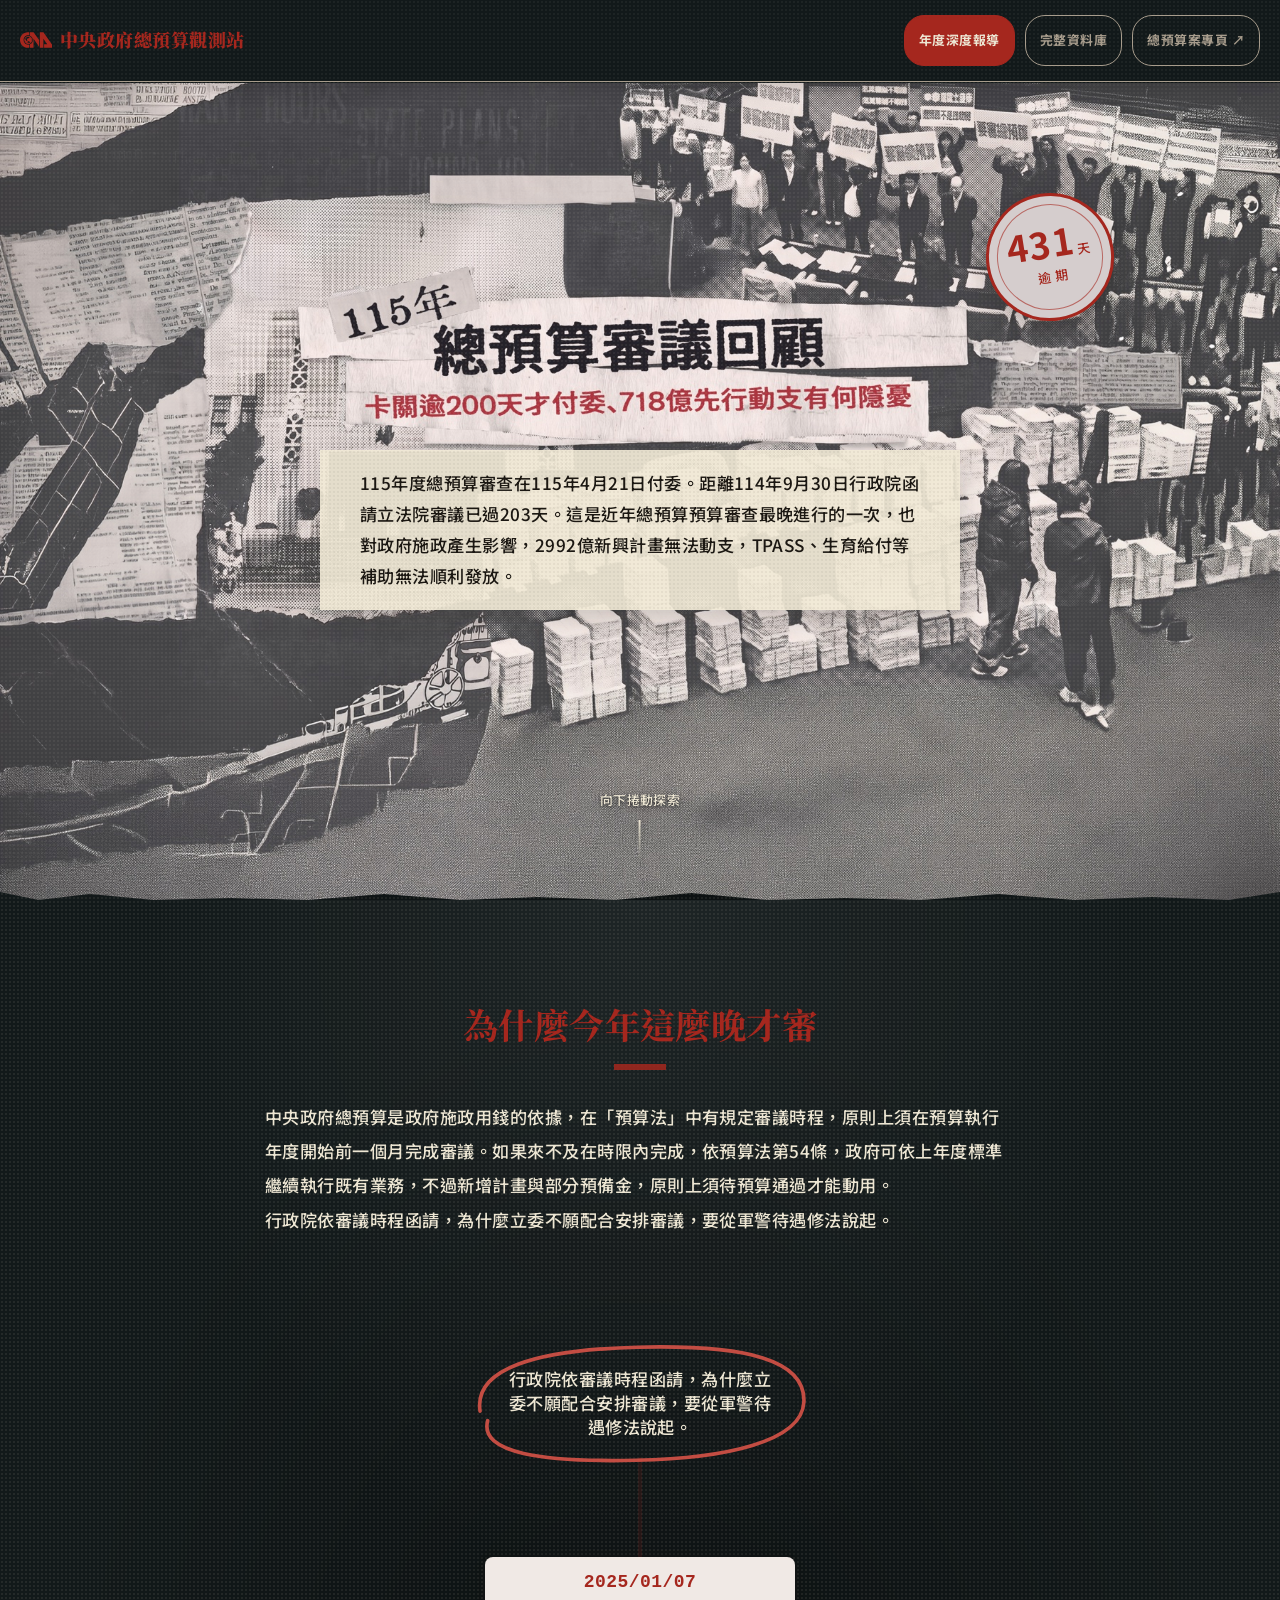
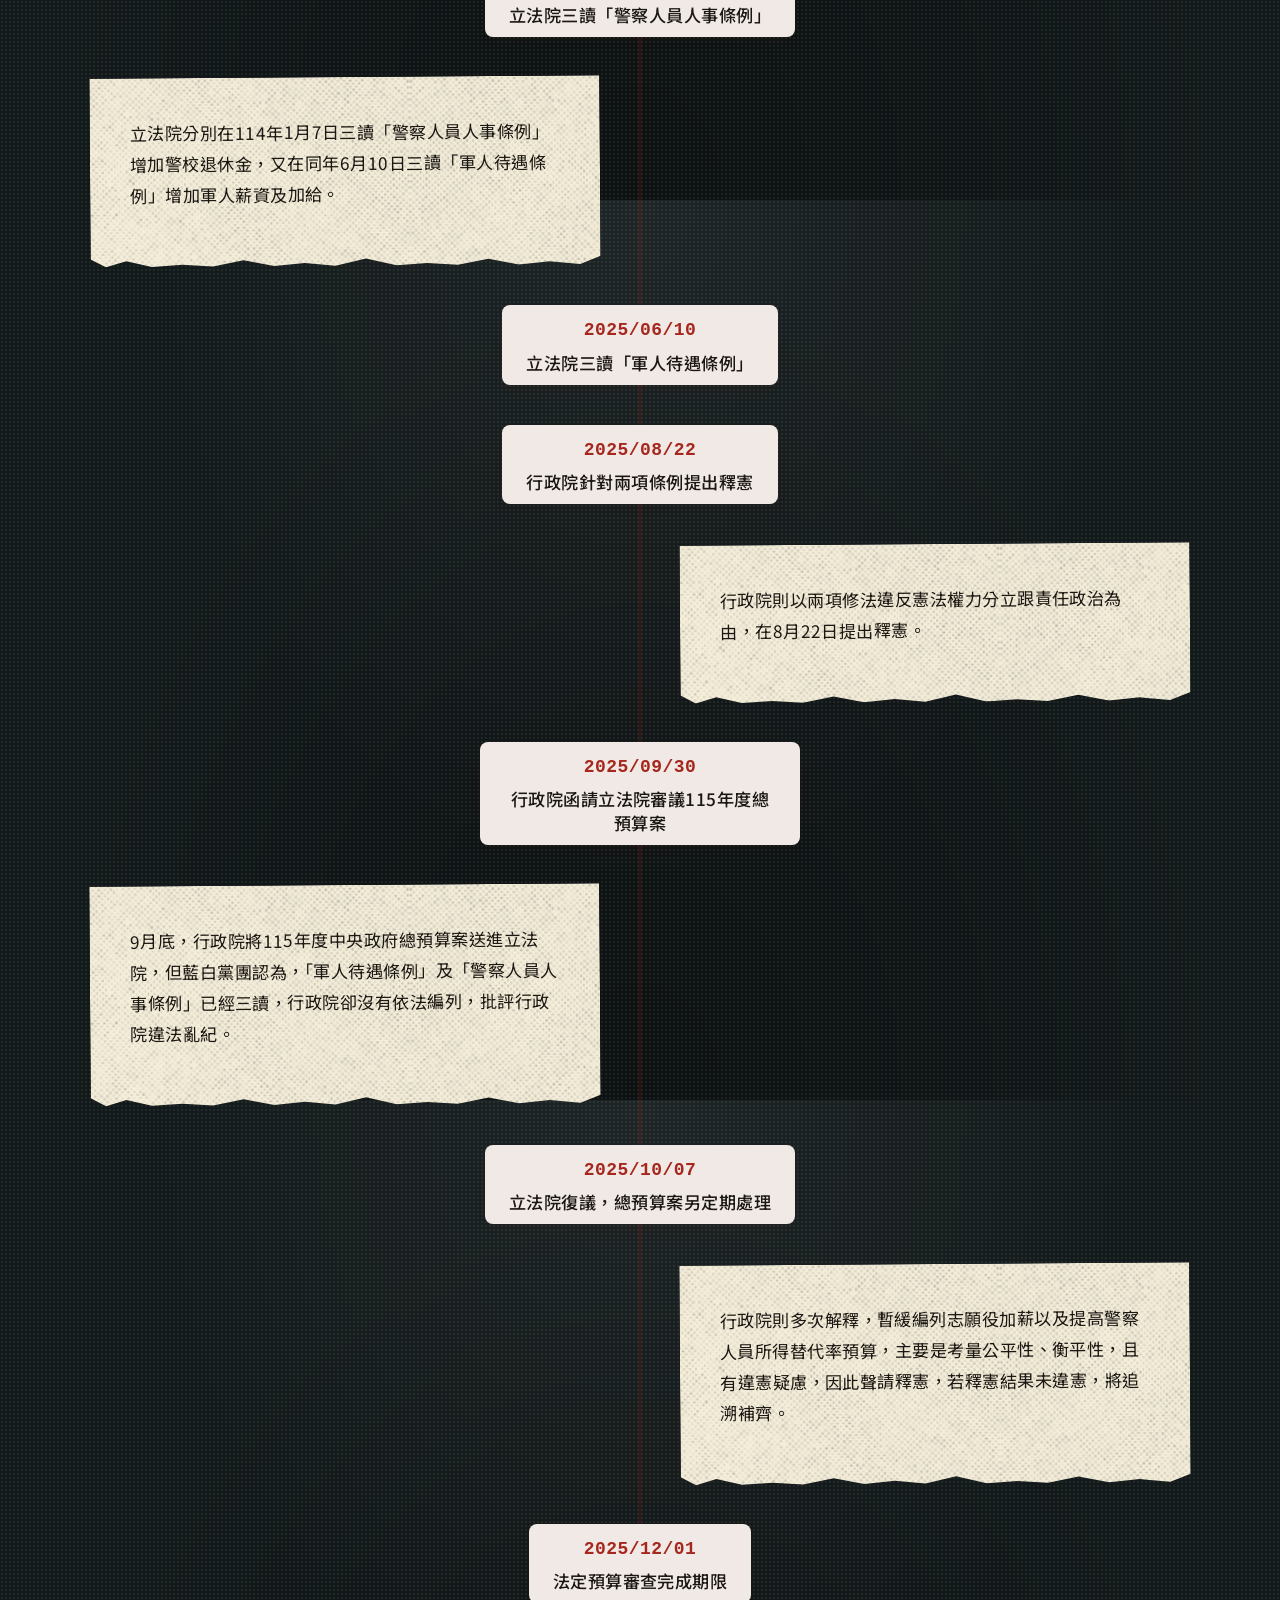
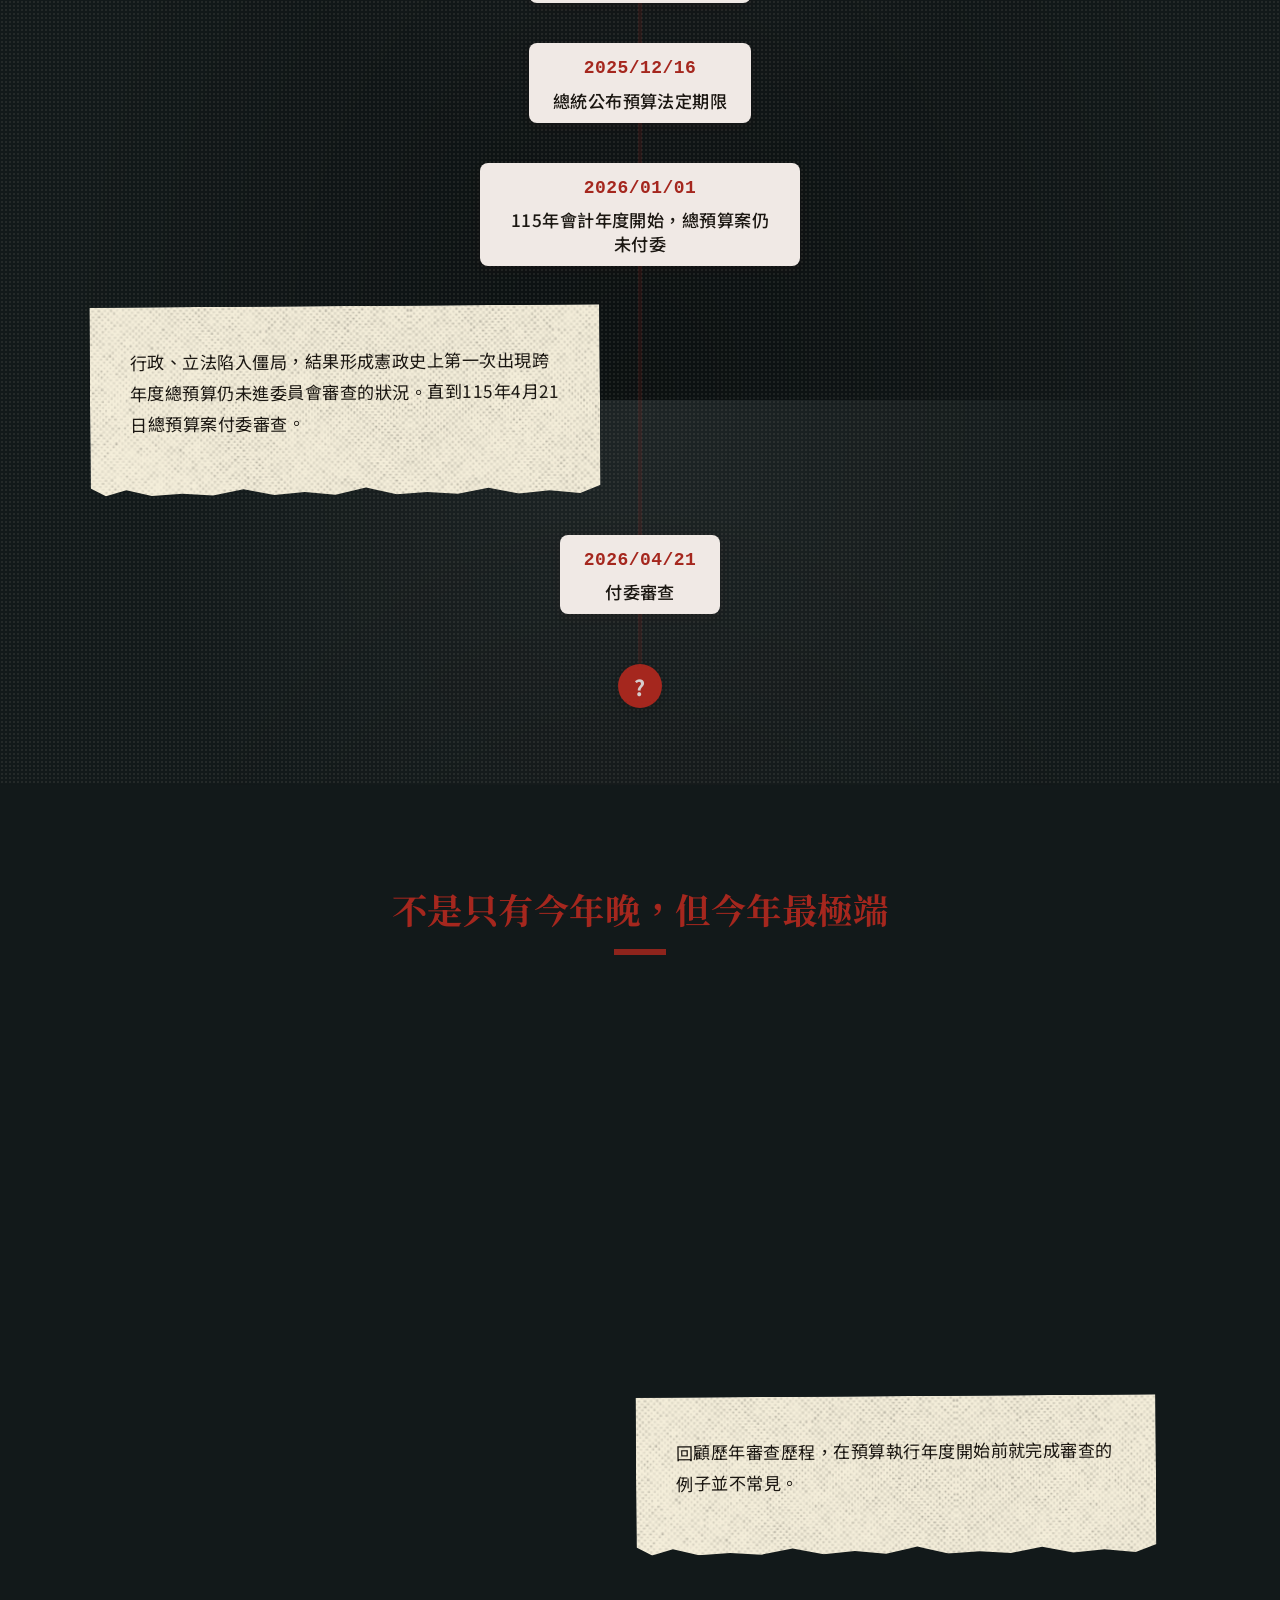
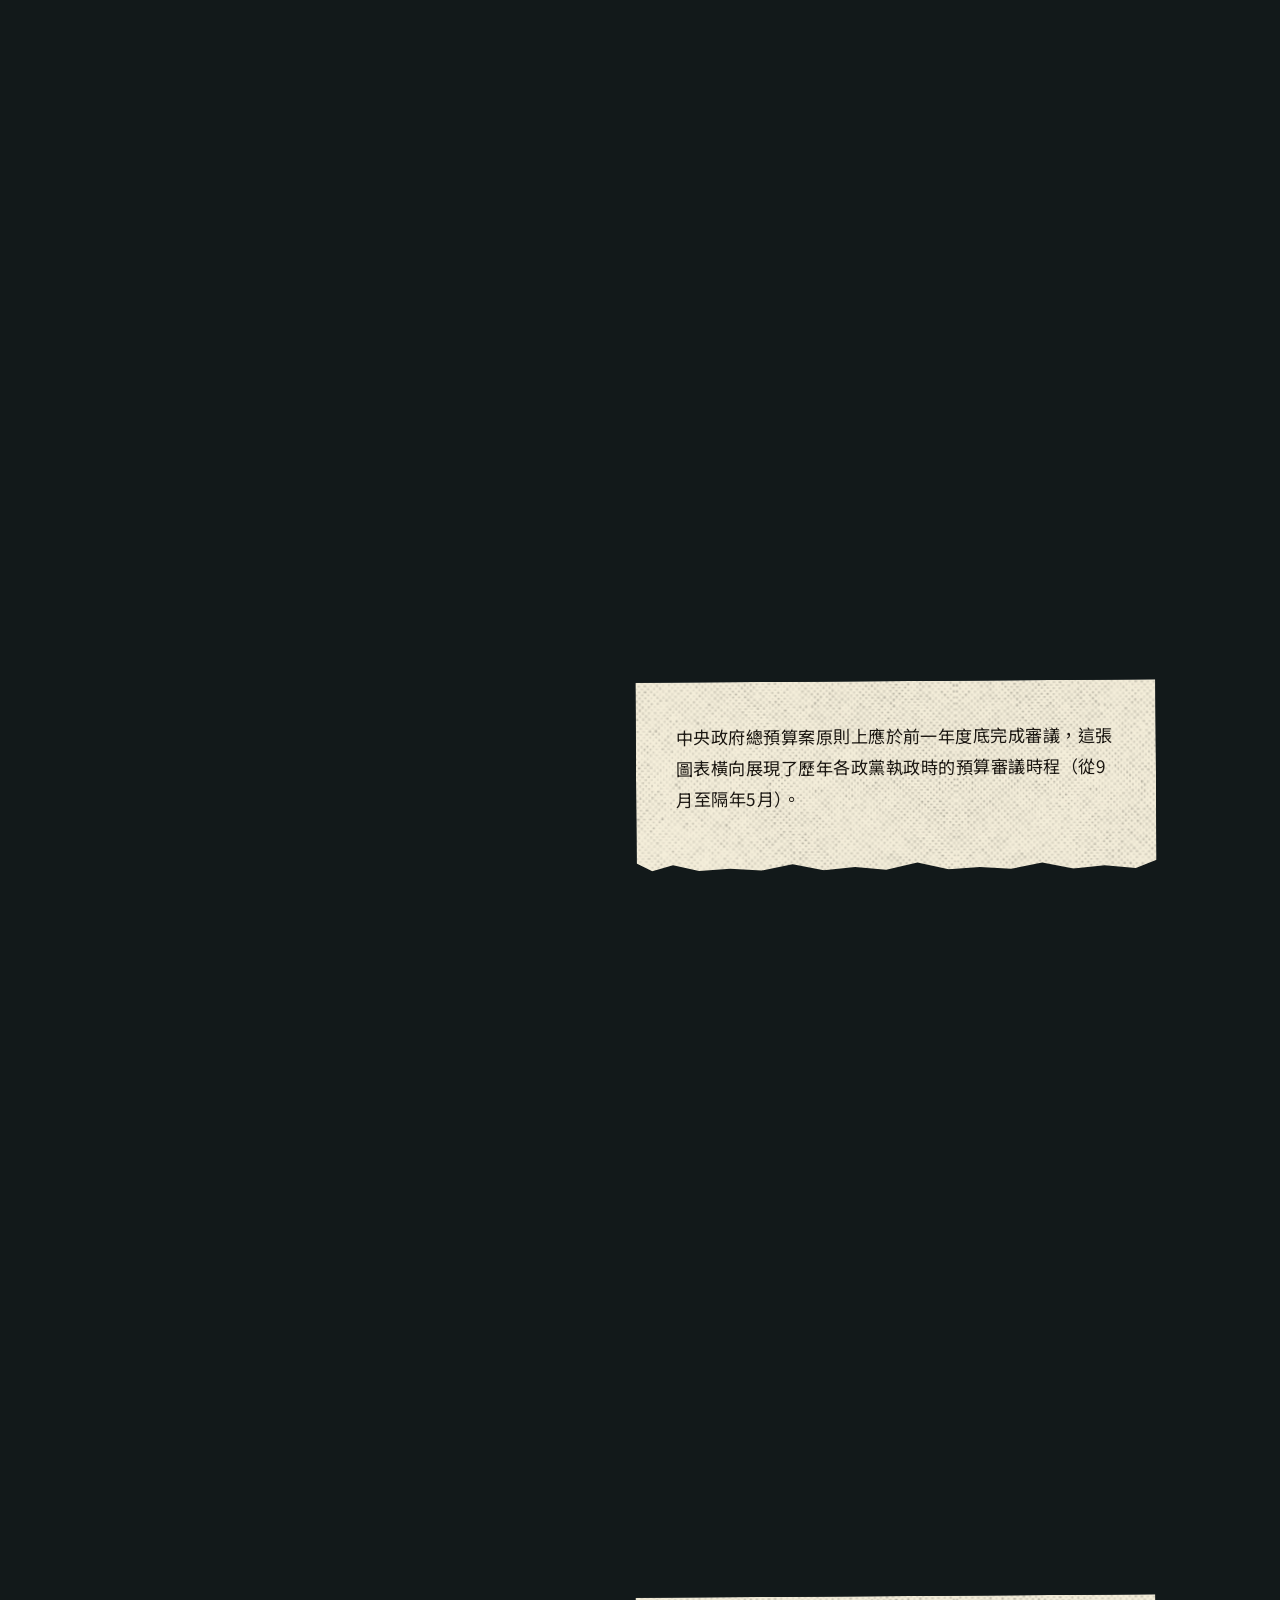
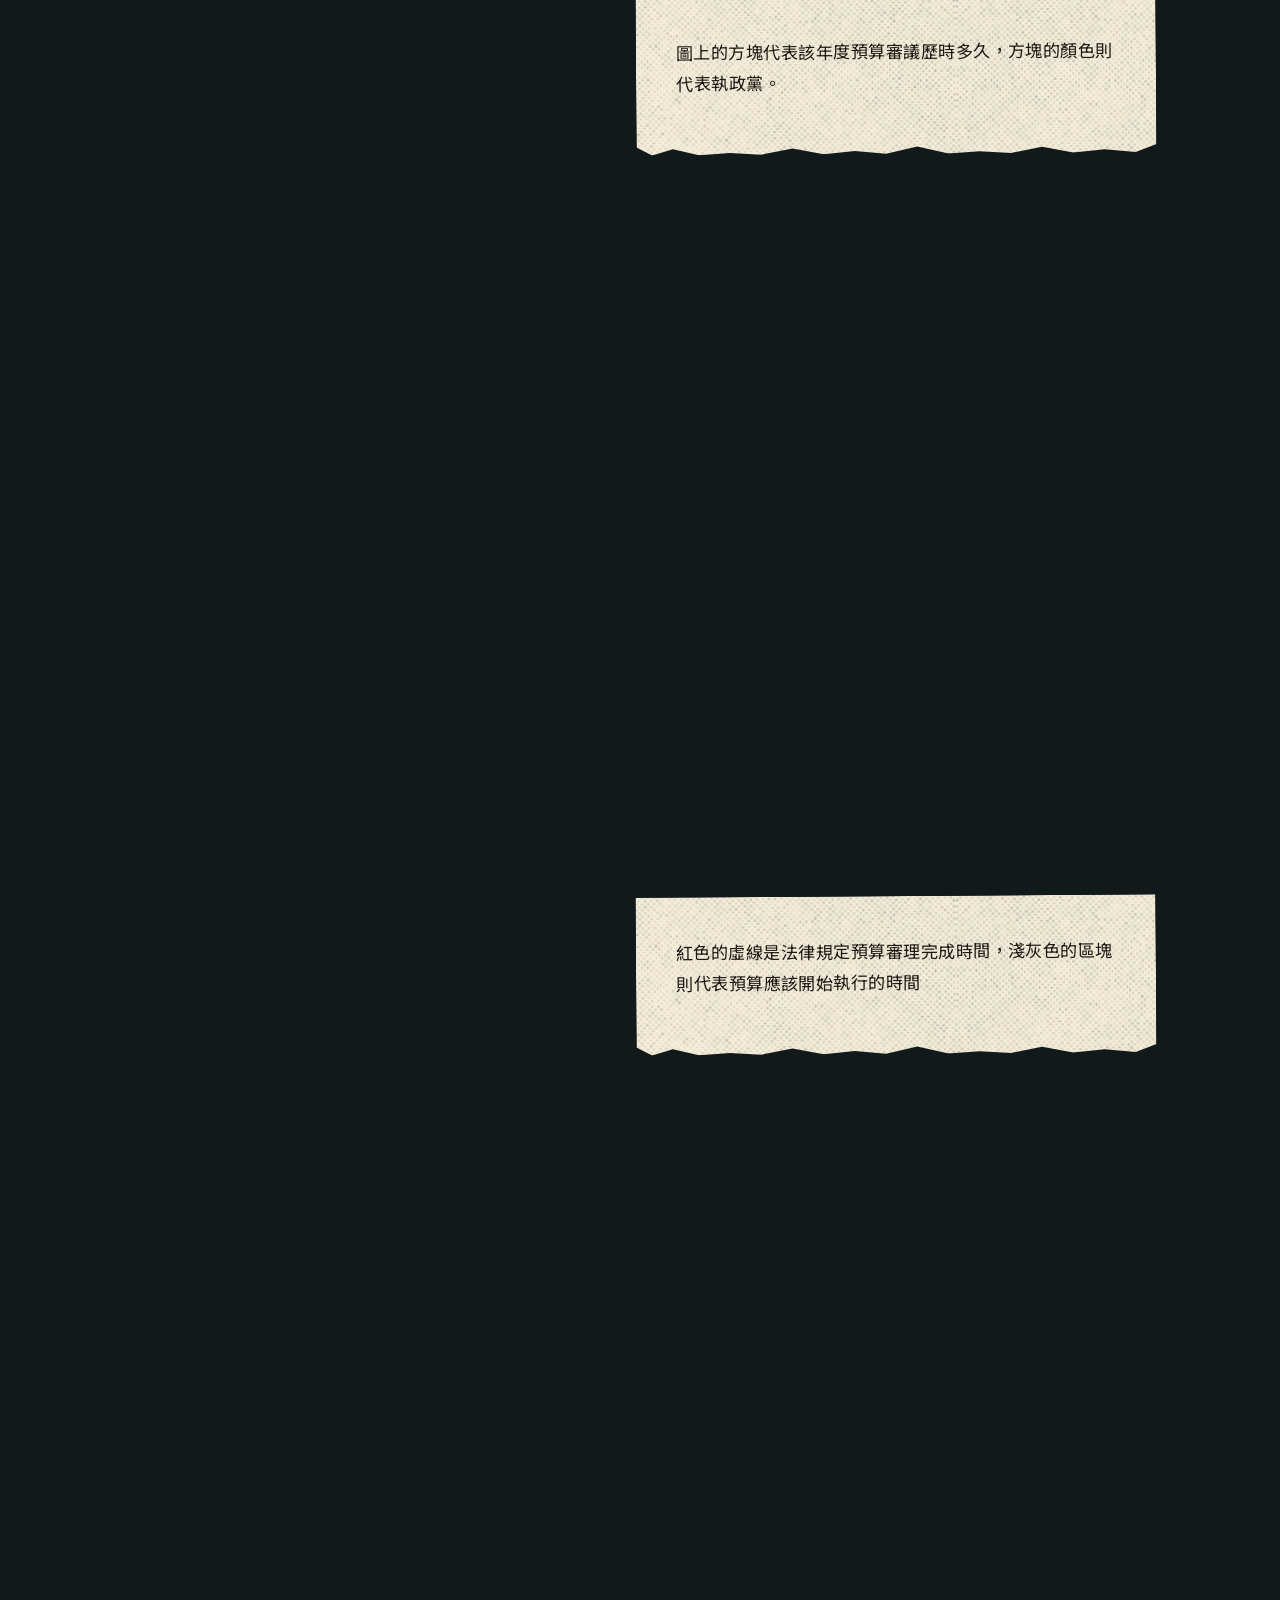
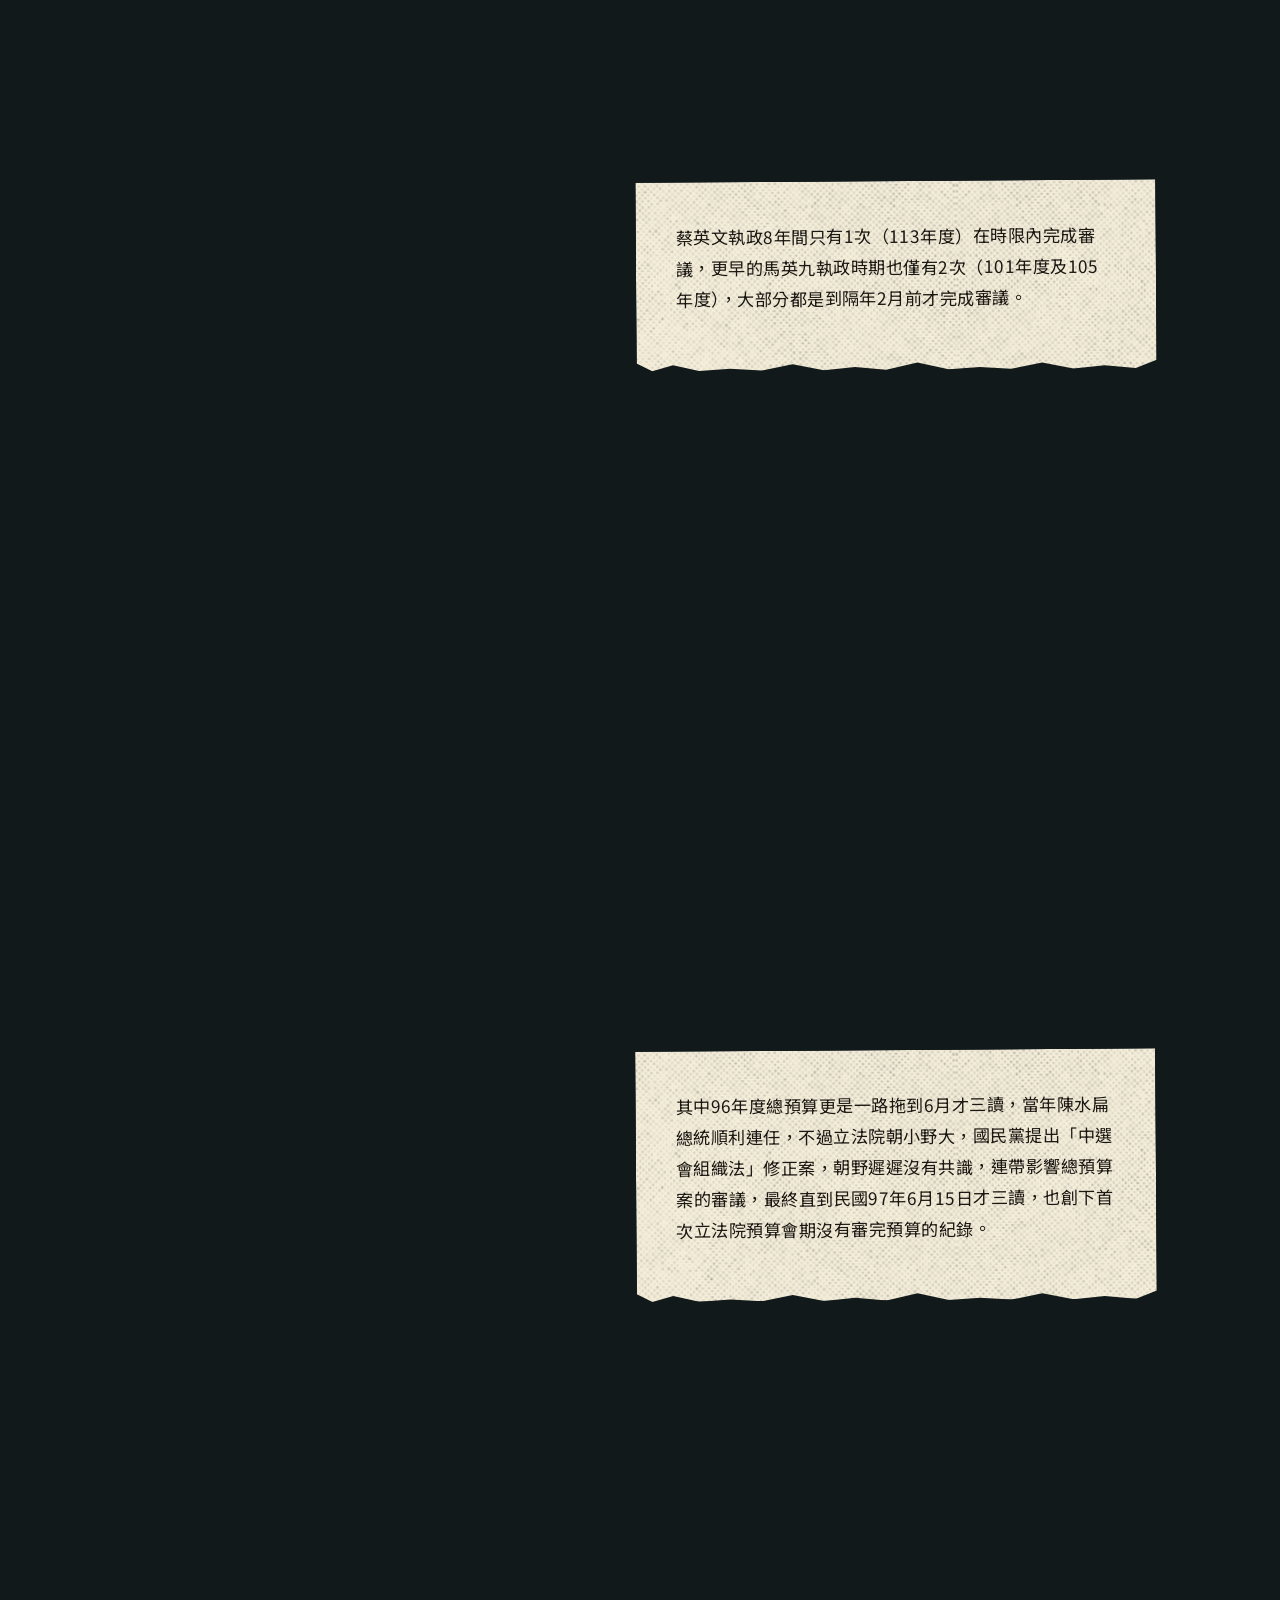
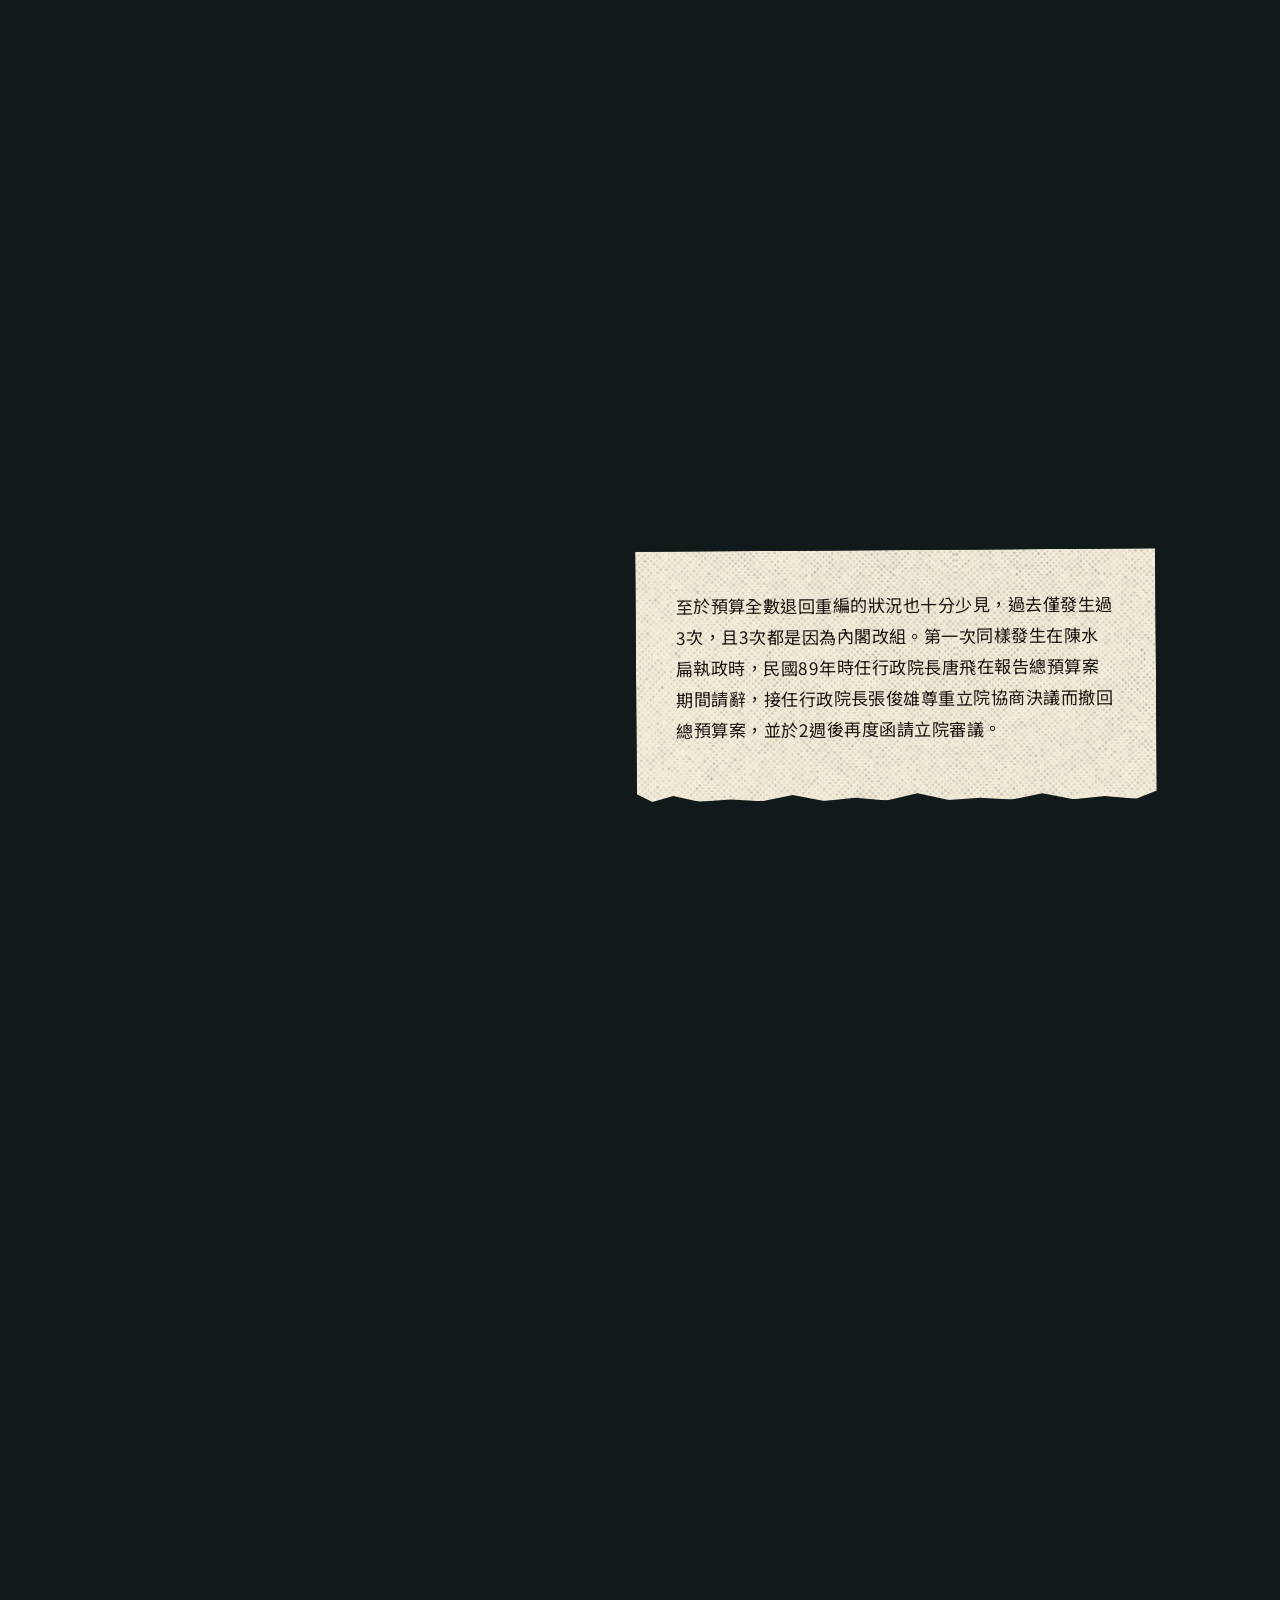
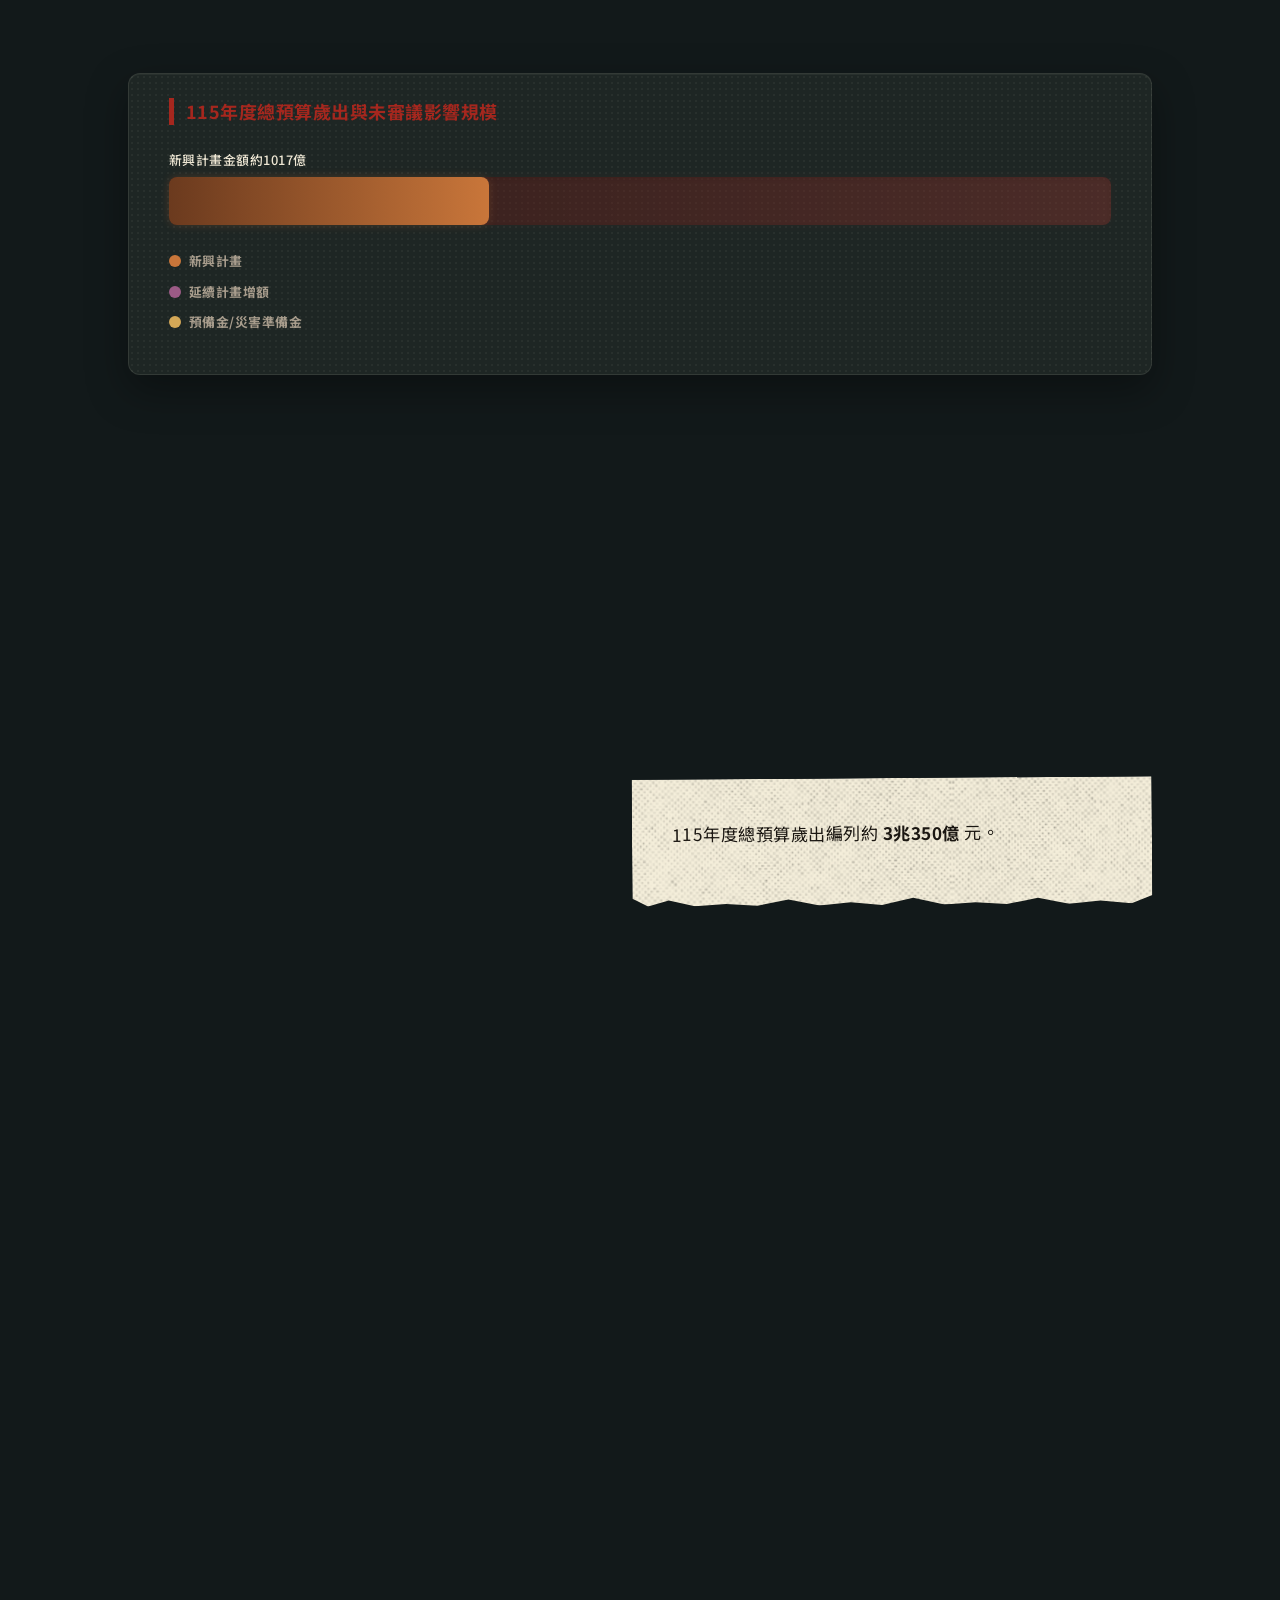
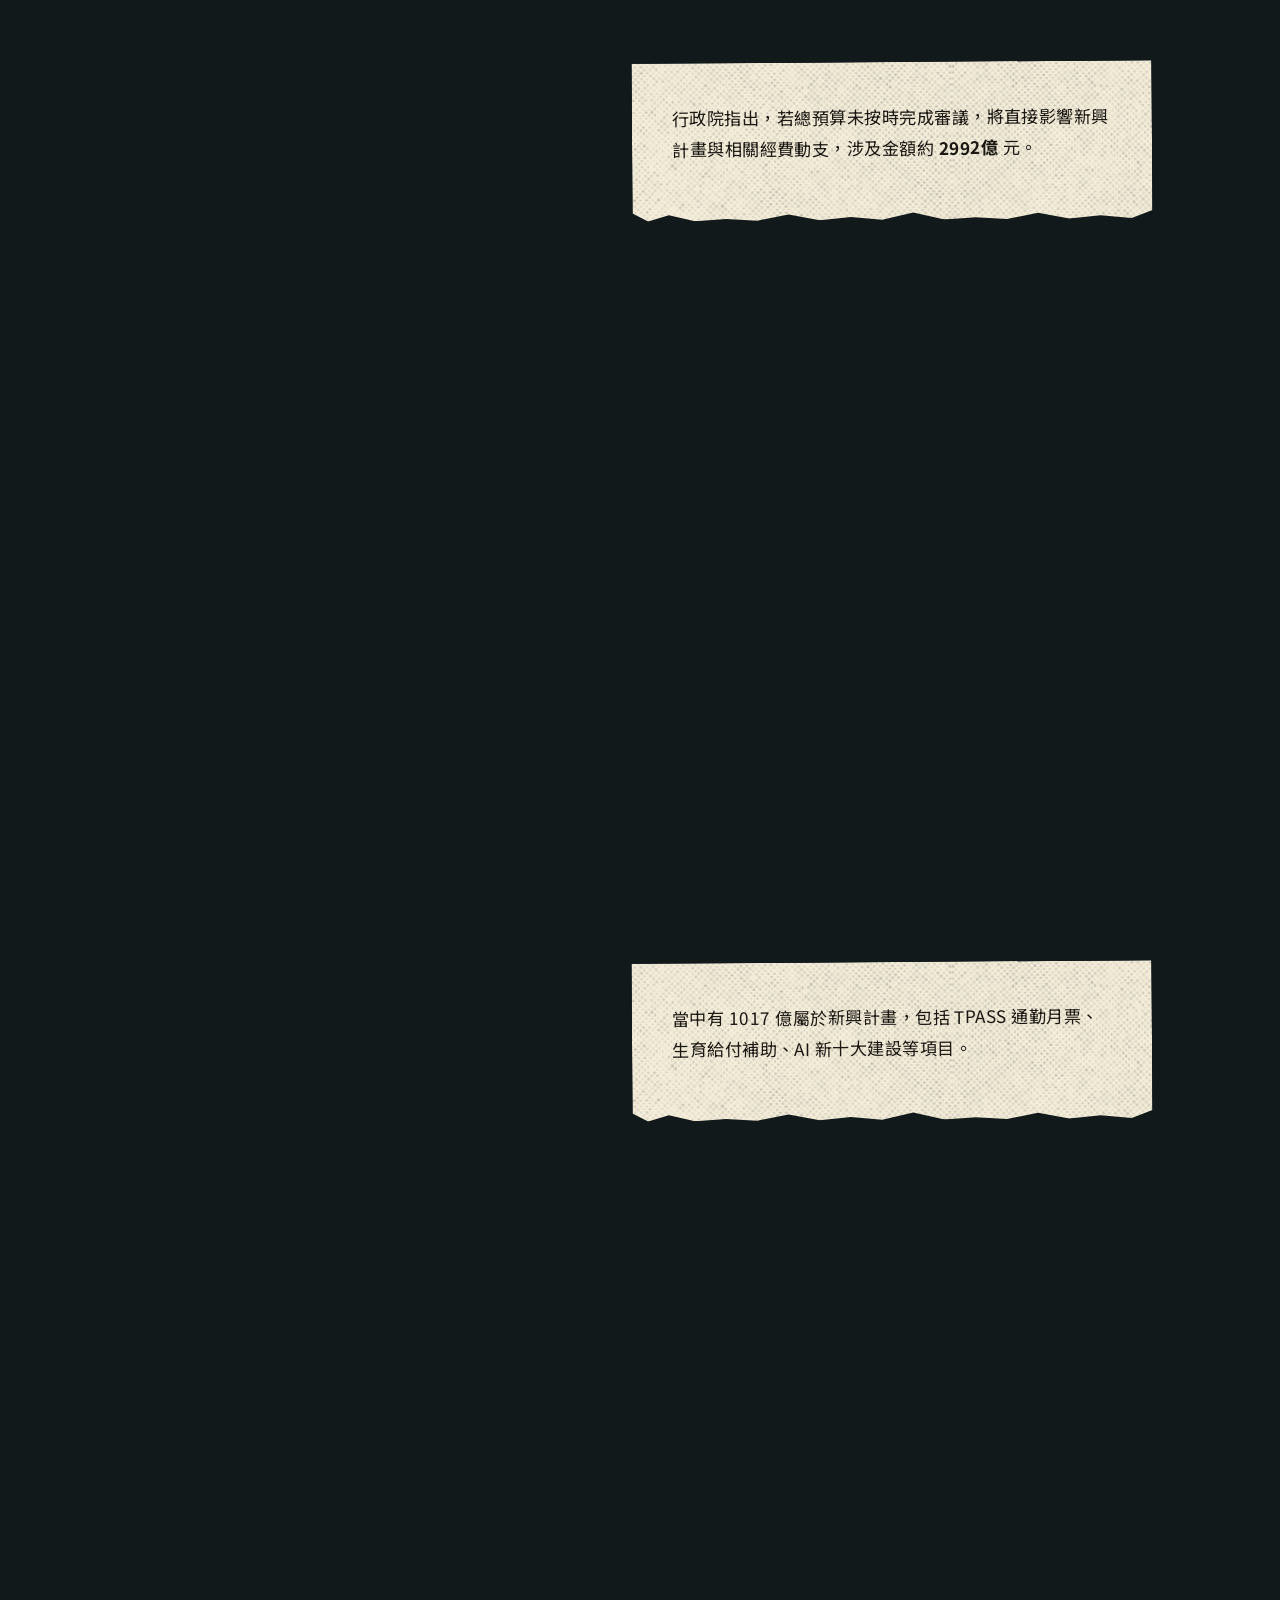
<file: 115MoneyDemoB-main/index-v2.html>
<!DOCTYPE html>
<html lang="zh-TW">

<head>
    <meta charset="UTF-8">
    <meta name="viewport" content="width=device-width, initial-scale=1.0">
    <script>document.documentElement.classList.add('js');</script>
    <title>總預算卡關 203 天 — 115年度中央政府總預算審議回顧</title>
    <link rel="preload" as="image" href="hero-collage-v2.jpg" fetchpriority="high" media="(min-width: 1025px)">
    <link rel="preload" as="image" href="hero-collage-mobile-clean.webp" type="image/webp" fetchpriority="high"
        media="(max-width: 1024px)">
    <!-- Published at https://ke22.github.io/govBudget/ (GitHub Pages) -->
    <meta name="description" content="115年度中央政府總預算審議創下憲政史上最長延宕紀錄，卡關203天。中央社深度回顧朝野協商過程、歷年預算延宕比較，以及對新興政策計畫的影響。">
    <meta property="og:title" content="總預算卡關 203 天 — 115年度中央政府總預算審議回顧">
    <meta property="og:description" content="115年度中央政府總預算審議創下憲政史上最長延宕紀錄，卡關203天。中央社深度回顧朝野協商過程、歷年預算延宕比較，以及對新興政策計畫的影響。">
    <meta property="og:image" content="https://ke22.github.io/govBudget/hero-collage.jpg">
    <meta property="og:url" content="https://ke22.github.io/govBudget/index.html">
    <meta property="og:type" content="article">
    <meta name="twitter:card" content="summary_large_image">
    <meta name="twitter:title" content="總預算卡關 203 天 — 115年度中央政府總預算審議回顧">
    <meta name="twitter:description" content="115年度中央政府總預算審議創下憲政史上最長延宕紀錄，卡關203天。中央社深度回顧朝野協商過程、歷年預算延宕比較，以及對新興政策計畫的影響。">
    <meta name="twitter:image" content="https://ke22.github.io/govBudget/hero-collage.jpg">
    <link rel="canonical" href="https://ke22.github.io/govBudget/index.html">
    <link rel="icon" type="image/svg+xml" href="cna-favicon-adaptive.svg">
    <link rel="preconnect" href="https://fonts.googleapis.com">
    <link rel="preconnect" href="https://fonts.gstatic.com" crossorigin>
    <link
        href="https://fonts.googleapis.com/css2?family=Noto+Sans+TC:wght@400;500;700;900&family=Noto+Serif+TC:wght@700;900&display=swap"
        rel="stylesheet">
    <style>
        /* --- 核心視覺規範 (CNA 數位敘事風格) --- */
        /* --- 核心視覺規範 (CNA 數位敘事風格) --- */
        :root {
            /* 全站改為新聞剪貼風格（牛皮紙 + 墨黑 + 朱印紅），沿用既有變數名稱以保留版面與既有選取器 */
            /* 頁面底色改為深色，如同 hero 的深色拼貼桌面；story-card、圖表卡片等仍維持淺牛皮紙色，
               形成「深色桌面上散落淺色剪報」的視覺語彙，與 hero 一致 */
            --bg-deep: #12191A;
            /* 原為牛皮紙淺色，改為與 hero 一致的深色桌面 */
            --bg-card: #d5cdcd;
            /* 原為極淺灰藍半透明，改為不透明牛皮紙卡片色 */
            --primary: #A5271E;
            /* 原為藍綠色 (Teal)，改為朱印紅 */
            --accent: #A8823C;
            /* 原為點綴藍綠色，改為公文銅印黃銅色 */
            --danger: #E74C3C;
            /* 警示紅維持，以利表現卡關與法定時限 */
            --border: rgba(165, 39, 30, 0.15);
            /* 原為藍綠色調淡邊框，改為朱印紅淡邊框 */
            --bg-chart: #1E2624;
            /* 原為淺牛皮紙圖表底色 #FBF6EA，改為深色圖表面板（略淺於 --bg-deep #12191A，
               維持面板與頁面背景仍有輕微區隔），圖表改為在深色底上使用亮色線條與文字 */

            /* 新聞剪貼風格 token —— 僅供 hero 與 story-card 使用，不影響甘特圖或其他既有元件 */
            --np-ink: #1B1712;
            --np-paper: #FFFFFF;
            --np-paper-panel: #d5cdcd;
            --np-seal-red: #A5271E;
            --np-seal-red-dark: #7E1D16;
            --np-muted: #6B6156;
            --np-hairline: rgba(27, 23, 18, 0.16);

            /* 深色桌面上的文字 token —— 供直接位於 --bg-deep 深色底上的文字使用（非淺色卡片內文，那些仍用 --text-main/--np-ink） */
            --np-text-ondark: #EDE6D3;
            --np-muted-ondark: #A79C8C;
            /* 深色底上使用的高亮朱印紅／銅印黃，供圖表數值標籤等需要在深色底上維持可讀對比的強調文字使用 */
            --np-seal-red-bright: #E2564A;
            --np-gold-bright: #D4A857;

            /* 字體 token —— 標題用襯線體，內文用無襯線體 */
            --font-display: 'Noto Serif TC', 'Songti TC', 'PMingLiU', serif;
            --font-body: 'Noto Sans TC', sans-serif;

            /* 圖表分類色票 —— 第三章疊加長條圖與第二章甘特圖的分類色。
               圖表面板改為深色底後，原本針對淺牛皮紙底校準的暗色調（#6E7268/#3F7D5C/#3B5A80，
               以及別名至 --danger/--accent 的暗紅/銅黃）在深色底上對比不足，改為獨立定義的
               高亮版本，並重新以 HSL 色相距離驗證：5 色兩兩相距 21°–176°（neutral 為低飽和度
               灰階，與最近的 new 僅差 21° 但因飽和度差距大仍可辨識），對 --bg-deep 對比皆
               ≥4.6:1。不再別名 --danger/--accent（那兩個 token 仍維持原深色值，供頁面其他
               淺色卡片內文使用，避免被本次圖表調整牽動） */
            --chart-cat-neutral: #9CA69C;
            --chart-cat-impact: #E2564A;
            --chart-cat-new: #6FAE85;
            --chart-cat-extend: #7CA2D6;
            --chart-cat-reserve: #D4A857;
            /* 第三章「新興預算規模」長條圖專用分類色 —— 與 --chart-cat-new/extend（沿用給第二章
               甘特圖民進黨/國民黨政黨色的綠／藍）區隔開，避免改色時牽動政黨色編碼 */
            --chart-cat-ch3-new: #C9763A;
            --chart-cat-ch3-extend: #9C5B86;

            /* 固定頂部導覽列高度，供釘住的甘特圖舞台預留頂部間距，避免圖表標題被 nav 蓋住 */
            --site-header-h: 83px;
            --chart-stage-gap: 24px;
            --chart-stage-short-extra: 0px;
            --chart-stage-clearance: calc(var(--site-header-h) + env(safe-area-inset-top) + var(--chart-stage-gap) + var(--chart-stage-short-extra));
            --chart-stage-top: calc(var(--site-header-h) + env(safe-area-inset-top));
            --chart-stage-height: calc(100svh - var(--chart-stage-top));
            --chart-stage-content-clearance: calc(var(--chart-stage-gap) + var(--chart-stage-short-extra));

            /* Editorial roles: UI surfaces use these roles; chart categories retain their data-only palette. */
            --ui-canvas: #12191A;
            --ui-paper: #d5cdcd;
            --ui-ink: #1B1712;
            --ui-ink-inverse: #EDE6D3;
            --ui-accent: #A5271E;
            --ui-muted: #A79C8C;
            --type-report-display: clamp(2.125rem, calc(1.4rem + 1.1vw), 2.5rem);
            --type-chapter-heading: clamp(2rem, calc(1.25rem + 1.2vw), 2.5rem);
            --type-panel-heading: clamp(1.05rem, calc(0.98rem + 0.18vw), 1.15rem);
            --type-body: clamp(1rem, calc(0.96rem + 0.14vw), 1.1rem);
            --type-caption: clamp(0.75rem, calc(0.71rem + 0.12vw), 0.85rem);
            --scene-read-interval: 100svh;
        }

        * {
            box-sizing: border-box;
            margin: 0;
            padding: 0;
        }

        body {
            font-family: var(--font-body);
            background-color: var(--ui-canvas);
            /* 網點層（印刷網點紋理）疊在漸層暗角層之上：每個 100vh 視窗高度重複一次漸層，
               讓每個章節進場時桌面邊緣自然變暗，避免整頁一次性漸層在長頁面中段變成純平色 */
            background-image:
                radial-gradient(circle, rgba(237, 230, 211, 0.08) 1px, transparent 1.2px),
                radial-gradient(ellipse at 50% 0%, rgba(255, 255, 255, 0.05) 0%, transparent 55%),
                radial-gradient(ellipse at 50% 100%, rgba(0, 0, 0, 0.35) 0%, transparent 65%);
            background-size: 4px 4px, 100% 100vh, 100% 100vh;
            background-repeat: repeat, repeat-y, repeat-y;
            color: var(--ui-ink-inverse);
            /* 原為 var(--text-main) 深墨色，頁面底色改深後預設文字改為淺色；淺色卡片內文另有各自明確設色，不受影響 */
            line-height: 1.75;
            letter-spacing: 0.03em;
            width: 100%;
            position: relative;
        }

        /* 手機版網點紋理調整：小螢幕多為高 DPI 面板，過細的 1px 網點在近距離觀看下
           容易產生視覺雜訊／摩爾紋，故放大網點間距並降低不透明度，維持質感但更乾淨 */
        @media (max-width: 640px) {
            body {
                background-image:
                    radial-gradient(circle, rgba(237, 230, 211, 0.06) 1px, transparent 1.3px),
                    radial-gradient(ellipse at 50% 0%, rgba(255, 255, 255, 0.04) 0%, transparent 55%),
                    radial-gradient(ellipse at 50% 100%, rgba(0, 0, 0, 0.3) 0%, transparent 65%);
                background-size: 6px 6px, 100% 100vh, 100% 100vh;
            }
        }

        /* 新聞剪貼風格：標題層級改用襯線字體，內文維持無襯線 */
        h1,
        h2 {
            font-family: var(--font-display);
        }

        /* 新聞剪貼風格：章節標題下方加上朱印色膠帶短條，呼應 hero 印章的視覺語彙 */
        h2::after {
            content: '';
            display: block;
            width: 52px;
            height: 6px;
            background: var(--ui-accent);
            opacity: 0.85;
            margin: 16px auto 0;
        }

        /* --- Hero 序章區塊 --- */
        .hero-section {
            height: calc(100vh - var(--site-header-h));
            height: calc(100svh - var(--site-header-h));
            min-height: calc(100svh - var(--site-header-h));
            width: 100%;
            /* 🎯 強制鎖定寬度為純 100% */
            overflow: hidden;
            /* 🎯 剛性切除任何可能往右頂出去的隱形元素，防止右側露白 */
            display: flex;
            flex-direction: column;
            justify-content: center;
            align-items: center;
            text-align: center;
            padding: 20px;
            position: relative;
            /* 新聞剪貼風格：實際拼貼圖檔（hero-collage.jpg）+ 底部撕紙邊。
               原為淺牛皮紙色備援底/信封邊色，改為深黑色，與全站深色化後的其餘區塊一致 */
            background-color: var(--ui-canvas);
            /* 疊加一層淺色網點呼應全站的印刷網點紋理，再蓋拼貼圖 */
            background-image:
                radial-gradient(circle, rgba(237, 230, 211, 0.06) 1px, transparent 1.2px),
                url('hero-collage-v2.jpg');
            background-size: 4px 4px, 100% auto;
            background-repeat: repeat, no-repeat;
            background-position: 0 0, center center;
            clip-path: polygon(0% 0%, 100% 0%, 100% calc(100% - 8px), 96% 100%, 90% calc(100% - 3px), 84% 100%, 78% calc(100% - 6px), 72% 100%, 66% calc(100% - 2px), 60% 100%, 54% calc(100% - 7px), 48% 100%, 42% calc(100% - 3px), 36% 100%, 30% calc(100% - 6px), 24% 100%, 18% calc(100% - 2px), 12% 100%, 7% calc(100% - 6px), 3% 100%, 0% calc(100% - 8px));
        }

        /* 可視隱藏但仍可被螢幕閱讀器與搜尋引擎讀取（標題文字已烘焙進拼貼圖檔中，畫面上不重複顯示） */
        .hero-sr-only {
            position: absolute;
            width: 1px;
            height: 1px;
            padding: 0;
            margin: -1px;
            overflow: hidden;
            clip: rect(0, 0, 0, 0);
            white-space: nowrap;
            border: 0;
        }

        .hero-dek-panel {
            position: absolute;
            left: 50%;
            /* 原為固定 160px，圖片用 background-size: 100% auto 隨寬度縮放、
               垂直置中裁切，跟隨視窗「高度」變化時，圖片內烘焙的標題位置會跟
               這裡的固定像素值脫鉤而跑位。改用區塊自身高度的百分比，至少讓
               留白隨視窗高度等比縮放（以 900px 視窗高、扣掉 83px header 換算：
               290px / 817px ≈ 35.5%，290px 是美編在 devtools 試過確認好看的值） */
            bottom: 35.5%;
            transform: translateX(-50%);
            z-index: 2;
            width: 90%;
            max-width: 640px;
            /* 左右內距統一為 40px，與 .story-card／.chapter-intro 手機版一致的內容留白節奏 */
            padding: 18px 40px;
            background-color: rgba(241, 234, 214, 0.92);
            /* 淺底面板改用深色調網點，維持與全站網點紋理一致但在亮色底上仍清晰可見 */
            background-image: radial-gradient(circle, rgba(27, 23, 18, 0.05) 1px, transparent 1.2px);
            background-size: 4px 4px;
            background-repeat: repeat;
            box-shadow: 0 10px 24px rgba(27, 23, 18, 0.2);
        }

        @media (max-width: 640px) {

            /* 手機版改用直式構圖的專屬拼貼圖（標題置於上段，下方留深色網點區給
               dek-panel／stamp 疊加），比例貼近手機螢幕，改回 cover 避免大片留白信封邊 */
            .hero-section {
                background-image:
                    radial-gradient(circle, rgba(237, 230, 211, 0.06) 1px, transparent 1.2px),
                    url('hero-collage-mobile-clean.webp');
                background-size: 4px 4px, cover;
                background-repeat: repeat, no-repeat;
                background-position: 0 0, center top;
            }

            .hero-dek-panel {
                bottom: 190px;
                padding: 14px 40px;
            }
        }

        /* 手機版標題容器：桌機／平板維持 display:contents（不佔版面，不影響
           .hero-title／.hero-dek-panel 原本的絕對定位與桌機排版），
           手機版才變成有實體外框、合併標題＋副標＋前言的紙卡 */
        .hero-headline-panel {
            display: contents;
        }

        .hero-stamp-wrap {
            /* 桌機版：釘在拼貼圖右上角，避開中段的報頭標題與底部的 dek-panel。
               right 由 6% 內移到 13%，讓印章在寬螢幕上不再貼齊畫面右緣、更靠近中間 */
            position: absolute;
            top: 110px;
            right: 13%;
            z-index: 3;
        }

        .hero-stamp {
            position: relative;
            width: 128px;
            height: 128px;
            border-radius: 50%;
            border: 3px solid var(--ui-accent);
            background: var(--ui-paper);
            display: flex;
            flex-direction: column;
            align-items: center;
            justify-content: center;
            color: var(--ui-accent);
            transform: rotate(-9deg);
            box-shadow: 0 10px 24px rgba(27, 23, 18, 0.25);
        }

        .hero-stamp::before {
            content: '';
            position: absolute;
            inset: 8px;
            border: 1px solid var(--ui-accent);
            border-radius: 50%;
            opacity: 0.6;
        }

        /* 數字與單位「天」同一行、以基線對齊（原本「天」跟「逾期」擠在下排，
           三位數之後整串過寬而換行）。unit 用小字，維持數字才是視覺主體。 */
        .hero-stamp .num-row {
            display: flex;
            align-items: baseline;
            gap: 2px;
            white-space: nowrap;
        }

        .hero-stamp .num {
            font-size: var(--type-report-display);
            font-weight: 700;
            line-height: 1;
        }

        .hero-stamp .unit {
            font-size: var(--type-caption);
            font-weight: 500;
            line-height: 1;
        }

        .hero-stamp .label {
            font-size: var(--type-caption);
            font-weight: 500;
            /* 下排只剩「逾期」兩字，字距加寬維持印章的疏朗感；
               text-indent 補回最後一字的行尾字距，讓兩字在圓心維持視覺置中 */
            letter-spacing: 0.3em;
            text-indent: 0.3em;
            white-space: nowrap;
            margin-top: 4px;
        }

        .hero-title {
            font-size: var(--type-report-display);
            margin-bottom: 30px;
            font-weight: 900;
            color: var(--ui-ink);
            /* 新聞剪貼風格：主標改為墨黑色 */
        }

        .hero-title span {
            font-size: inherit;
            color: var(--ui-ink);
            /* 原為 var(--primary) 藍綠色，改為新聞剪貼風格墨黑色 */
            display: block;
            margin-top: 15px;
            font-weight: 700;
        }

        .hero-meta {
            font-size: var(--type-caption);
            color: var(--ui-muted);
            /* 原為 var(--text-muted) */
            margin-top: 40px;
        }

        .scroll-indicator {
            position: absolute;
            bottom: 40px;
            left: 50%;
            transform: translateX(-50%);
            display: flex;
            flex-direction: column;
            align-items: center;
            gap: 8px;
            color: var(--ui-ink-inverse);
            text-shadow: 0 1px 3px rgba(0, 0, 0, 0.55), 0 2px 8px rgba(0, 0, 0, 0.35);
            font-size: var(--type-caption);
            font-weight: 500;
            animation: bounce 2s infinite;
        }

        .scroll-indicator::after {
            content: '';
            width: 2px;
            height: 40px;
            background: linear-gradient(to bottom, var(--ui-ink-inverse), transparent);
            filter: drop-shadow(0 1px 3px rgba(0, 0, 0, 0.5));
        }

        /* 【已移除】此處原有一塊 @media (max-width: 640px) 的 .scroll-indicator 覆寫
           （bottom:90px / animation:2s / ::after height:26px），用途是閃避
           .hero-section 底部撕紙 clip-path 的裁切。移除原因有二：
             1. 它是死碼 —— 後面那塊 @media (max-width: 1024px) 同樣命中手機寬度、
                且在原始碼中排序更後，把 bottom / animation / ::after height 三個
                屬性全部覆寫掉，這裡宣告的值從來沒有生效過。
             2. 前提已消失 —— .hero-section 在 ≤1024 已設 clip-path: none，
                手機根本沒有撕紙裁切需要閃避。
           手機版的 .scroll-indicator 現由 @media (max-width: 1024px) 單一來源掌管。 */

        @keyframes bounce-mobile {

            0%,
            20%,
            50%,
            80%,
            100% {
                transform: translate(-50%, 0);
            }

            40% {
                transform: translate(-50%, -6px);
            }

            60% {
                transform: translate(-50%, -3px);
            }
        }

        .chapter-intro p {
            /* 統一為 1.1rem，與 .story-card p / .timeline-block-node p 一致 */
            font-size: var(--type-body) !important;
            line-height: 2 !important;
            text-align: center !important;
            font-weight: 500 !important;
            color: var(--ui-ink-inverse) !important;
            /* 原為 var(--text-main)，此段文字直接位於深色頁面底上 */
            max-width: 750px;
            margin: 0 auto;
        }

        /* 手機版：左右留白加大避免文字貼邊，字級縮小維持長段落易讀性
           （.chapter-intro 為行內樣式 padding:20px，用 !important 覆蓋） */
        @media (max-width: 640px) {
            .chapter-intro {
                padding-left: 40px !important;
                padding-right: 40px !important;
            }

            .chapter-intro p {
                font-size: var(--type-body) !important;
                line-height: 1.8 !important;
            }
        }

        @keyframes bounce {

            0%,
            20%,
            50%,
            80%,
            100% {
                transform: translate(-50%, 0);
            }

            40% {
                transform: translate(-50%, -10px);
            }

            60% {
                transform: translate(-50%, -5px);
            }
        }

        /* =======================================================
           核心架構：模組化分區 (Section-by-Section)
           ======================================================= */
        .chapter-section {
            position: relative;
            width: 100%;
            border-bottom: 1px solid rgba(0, 0, 0, 0.05);
            /* 改為淺色細分界線 */
        }

        .local-sticky-stage {
            position: sticky;
            top: 0;
            left: 0;
            width: 50%;
            height: 100vh;
            z-index: 3;
            display: flex;
            justify-content: center;
            align-items: center;
            pointer-events: none;
            overflow: hidden;
        }

        .local-scroll-content {
            position: relative;
            z-index: 2;
            width: 100%;
            padding-left: 55%;
            padding-right: 5%;
            margin-top: -100vh;
            pointer-events: none;
        }

        .step-scene {
            min-height: 100vh;
            display: flex;
            align-items: center;
            justify-content: flex-start;
            padding: 10vh 0;
            pointer-events: none;
        }

        .story-card {
            /* 目標是與 .timeline-block-node 的 #ebe5d2「看起來一樣」。
               但這張卡疊了 paper-texture.png 且 background-blend-mode: multiply，
               而該紙紋平均亮度為 #f4f4f4（244.4/255），會把底色每通道壓暗約 4%。
               故填入值需反推放亮：255 × 目標 ÷ 紙紋均值
                 R: 255×235/244.4 = 245.2 → f5
                 G: 255×229/244.3 = 239.0 → ef
                 B: 255×210/244.3 = 219.2 → db
               填 #f5efdb，疊紙紋後即還原為 #ebe5d2，與平塗的日期節點一致。
               （直接填 #ebe1de 會呈現 #e1d8d5，比日期節點暗且偏灰。）
               寫在基底規則＝手機桌機共用同一色；手機版 @media 區塊只保留
               內距／backdrop-filter 等真正需要分breakpoint 的差異。 */
            background-color: #f5efdb;
            /* 原為 var(--bg-card) 藍綠半透明，改為新聞剪貼風格牛皮紙卡片。
               左側朱印紅邊框已移除 */
            background-image: url('paper-texture.png');
            background-repeat: repeat;
            background-blend-mode: multiply;
            padding: 40px;
            max-width: 520px;
            width: 100%;
            box-shadow: 0 10px 22px rgba(27, 23, 18, 0.18);
            transition: transform 0.4s, border-color 0.4s;
            pointer-events: auto;
            transform: rotate(-0.4deg);
            clip-path: polygon(0% 0%, 100% 0%, 100% calc(100% - 8px), 96% 100%, 90% calc(100% - 3px), 84% 100%, 78% calc(100% - 6px), 72% 100%, 66% calc(100% - 2px), 60% 100%, 54% calc(100% - 7px), 48% 100%, 42% calc(100% - 3px), 36% 100%, 30% calc(100% - 6px), 24% 100%, 18% calc(100% - 2px), 12% 100%, 7% calc(100% - 6px), 3% 100%, 0% calc(100% - 8px));
        }

        .step-scene.is-active .story-card {
            transform: translateY(-5px) rotate(-0.4deg);
            box-shadow: 0 25px 50px rgba(27, 23, 18, 0.14);
            /* 原為藍綠色調陰影，改為新聞剪貼風格暖褐色調 */
        }

        .story-card h2 {
            font-size: var(--type-panel-heading);
            font-weight: 700;
            color: var(--ui-ink);
            /* 原為 var(--primary) 藍綠色 */
            margin-bottom: 20px;
            display: flex;
            align-items: center;
            gap: 12px;
        }

        .story-card p {
            font-size: var(--type-body);
            margin-bottom: 16px;
            color: var(--ui-ink);
            /* 原為 var(--text-main)，改為新聞剪貼風格墨黑色 */
            line-height: 1.8;
            /* 中文斷行禁則：避免行首出現「」）、。」等收尾標點、行尾出現「（「」等起始標點。
               此規則不改變原本的靠左對齊（本來就沒有 justify），只修正斷行位置。 */
            line-break: strict;
        }

        .mobile-timeline-badge {
            display: none;
        }

        /* --- 圖表與數據組件 --- */
        .dynamic-chart-box {
            width: 100%;
            height: 100vh;
            position: absolute;
            opacity: 0;
            visibility: hidden !important;
            transform: scale(0.95) translateY(20px);
            transition: opacity 0.8s cubic-bezier(0.16, 1, 0.3, 1), transform 0.8s cubic-bezier(0.16, 1, 0.3, 1), visibility 0.8s;
            display: flex;
            flex-direction: column;
            justify-content: center;
            align-items: center;
            padding: 40px;
            pointer-events: none;
        }

        .is-active-chapter .dynamic-chart-box.visible-box {
            opacity: 1;
            visibility: visible !important;
            transform: scale(1) translateY(0);
            pointer-events: auto !important;
        }

        /* 718億先行動支方案金字塔圖：獨立於 is-active-chapter 機制，捲入視窗後自行淡入。
           必須自己覆寫 visibility——基底 .dynamic-chart-box 用 !important 強制 hidden，
           這裡若不寫 visibility，就會永遠被那條 !important 蓋住，opacity 淡入也看不見。 */
        #ch4-pyramid {
            opacity: 0;
            visibility: hidden !important;
            transform: translateY(20px);
            transition: opacity 0.6s ease, transform 0.6s ease, visibility 0.6s;
        }

        #ch4-pyramid.visible-box {
            opacity: 1;
            visibility: visible !important;
            transform: translateY(0);
        }

        /* =======================================================
           第一章：全新置中交叉時間軸
           ======================================================= */
        .center-timeline-container {
            position: relative;
            max-width: 1100px;
            margin: 40px auto 100px auto;
            padding: 20px 0;
            display: flex;
            flex-direction: column;
            gap: 8px;
            /* 只剩「前言」節點與 .timeline-spine 兩個 flex 子層，這裡改為極小間距，
               讓紅色進度線緊接在前言底部開始畫，中間不留一段沒有紅線的死間距
               （跑道長度改由 .timeline-lead-in 負責，見 .timeline-spine 內部） */
        }

        /* 包住主線＋所有時間軸節點／卡片的容器：讓紅線只從這裡開始往下畫，
           不再從最外層（含開場「前言」節點）的頂端就開始，紅線起點因此落在
           前言文字底部（與前一個 row 的 8px 間距之後） */
        .timeline-spine {
            position: relative;
            display: flex;
            flex-direction: column;
            gap: 40px;
            /* 終點問號圓章以 bottom:0 貼齊本層底邊，沒有這段留白的話會直接
               貼在最後一張卡片下緣，加上緩衝讓兩者不再擠在一起 */
            padding-bottom: 50px;
        }

        /* 前言到第一個節點之間的「跑道」：讓紅色進度線從前言底部開始，
           有一段可視的空間往下畫，再抵達第一張節點卡片，而不是緊貼著就撞上卡片 */
        .timeline-lead-in {
            height: 60px;
        }

        /* 置中貫穿垂直主線 */
        .center-main-line {
            position: absolute;
            left: 50%;
            top: 0;
            bottom: 0;
            width: 4px;
            /* 原為實色朱印紅底，改為淡化軌道色，由內層 .center-main-line-fill
               隨捲動進度由上往下「畫出」，作為時間軸讀取進度的視覺回饋 */
            background: rgba(165, 39, 30, 0.15);
            transform: translateX(-50%);
            z-index: 1;
            border-radius: 2px;
            overflow: hidden;
        }

        .center-main-line-fill {
            position: absolute;
            top: 0;
            left: 0;
            width: 100%;
            height: var(--timeline-progress, 0%);
            background: var(--ui-accent);
            border-radius: 2px;
        }

        /* 主線終點標記：未讀完（未達 100%）時是帶脈動的問號，象徵故事仍在展開；
           讀完（--timeline-progress 達 100%）時變成箭頭，象徵告一段落、可以繼續往下讀。
           獨立於 .center-main-line 之外（而非其子層），避免被該層 overflow:hidden 裁切 */
        .timeline-terminus-mark {
            position: absolute;
            left: 50%;
            bottom: 0;
            /* 原為 translateY(50%)：圓心壓在主線末端上，圓的上半部與線重疊。
               改為 100%＝整顆圓往下平移一個自身高度，圓的「頂端」正好接在線的末端，
               兩者相切不相疊。 */
            transform: translate(-50%, 100%);
            /* 脈動用的 scale 以頂端為錨點，圓再怎麼放大縮小，接點都固定在線末端，
               不會在放大瞬間往上吃進線裡（見 @keyframes timeline-terminus-pulse）。 */
            transform-origin: 50% 0;
            z-index: 2;
            /* 依美編需求放大（28px → 44px）。容器 margin-bottom 有 100px，
               圓下緣最深 44px×1.08（脈動峰值）＋陰影 ≈ 54px，仍在留白內不會撞到下一段。 */
            width: 44px;
            height: 44px;
            border-radius: 50%;
            background: var(--ui-accent);
            color: var(--ui-paper);
            display: flex;
            align-items: center;
            justify-content: center;
            font-weight: 700;
            font-size: 1.35rem;
            line-height: 1;
            box-shadow: 0 2px 6px rgba(27, 23, 18, 0.25);
            animation: timeline-terminus-pulse 1.8s ease-in-out infinite;
        }

        .timeline-terminus-mark::before {
            content: '?';
        }

        /* translateY 需與 .timeline-terminus-mark 的靜態值一致（100%），否則動畫一啟動
           圓就會跳回舊位置；scale 的錨點由該處的 transform-origin: 50% 0 固定在頂端。 */
        @keyframes timeline-terminus-pulse {

            0%,
            100% {
                opacity: 0.55;
                transform: translate(-50%, 100%) scale(0.92);
            }

            50% {
                opacity: 1;
                transform: translate(-50%, 100%) scale(1.08);
            }
        }

        /* 時間軸的每一行共通設定 */
        .timeline-row {
            position: relative;
            width: 100%;
            display: flex;
            z-index: 2;
        }

        /* 項目 A：時間軸節點 Block (電腦版強制置中) */
        .timeline-row.item-node {
            justify-content: center;
        }

        .timeline-block-node {
            /* 原為明亮微藍綠色底 #f0fdfa，殘留自舊版樣式，改為純白底。
               再依美編指定改為 #f0e9e5（歷經 --ui-paper #d5cdcd → #ebe5d2 → 現值）。
               此節點為平塗、未疊紙紋，填入值即為畫面實際呈色。
               寫在基底規則＝手機桌機共用同一色，不再分breakpoint。 */
            background: #f0e9e5;
            /* 邊框已移除，狀態改由右上角印章（::after）標示 */
            padding: 10px 24px;
            border-radius: 8px;
            text-align: center;
            max-width: 320px;
            box-shadow: 0 4px 12px rgba(165, 39, 30, 0.05);
            /* 供狀態印章（::after）定位 */
            position: relative;
        }

        /* 狀態圓章（逾期／警示／付委）已依美編需求移除；
           danger/warning/success 節點卡片與基本款完全相同，不再有任何狀態標記。 */

        .timeline-block-node .node-date {
            display: block;
            font-family: 'Courier New', monospace;
            font-weight: 900;
            font-size: var(--type-panel-heading);
            color: var(--ui-accent);
            margin-bottom: 4px;
        }

        .timeline-block-node p {
            /* 統一為 1.1rem，與 .story-card p / .chapter-intro p 一致 */
            font-size: var(--type-body);
            color: var(--ui-ink);
            margin: 0;
            font-weight: 500;
            line-height: 1.4;
        }

        /* 開場「前言」節點：緊接在時間軸紅線起點，不使用實體填色卡片，文字改為反白淺色，且無邊框 */
        .timeline-block-node.node-preface {
            background: transparent;
            box-shadow: none;
        }

        .timeline-block-node.node-preface p {
            color: var(--ui-ink-inverse);
        }

        /* 手繪圈選標註：疊在前言句子上方，模擬紅筆隨手圈起來的效果 */
        .node-preface-doodle {
            position: absolute;
            inset: -16px -22px;
            width: calc(100% + 44px);
            height: calc(100% + 32px);
            overflow: visible;
            pointer-events: none;
            transform: rotate(-2deg);
        }

        .node-preface-doodle path {
            fill: none;
            stroke: var(--np-seal-red-bright);
            stroke-width: 3;
            stroke-linecap: round;
            opacity: 0.85;
            /* 手寫圈選動畫：路徑總長約 700，先用等長的虛線把整條線「藏」起來
               （dashoffset 等於 dasharray，等於一段長度為 0 的可見線），
               捲動進到畫面內時再讓 dashoffset 歸零，模擬紅筆隨手畫出圈的過程 */
            stroke-dasharray: 700;
            stroke-dashoffset: 700;
        }

        .node-preface-doodle.doodle-drawn path {
            animation: node-preface-doodle-draw 1.1s ease-out forwards;
        }

        @keyframes node-preface-doodle-draw {
            to {
                stroke-dashoffset: 0;
            }
        }

        /* node-danger / node-warning / node-success 卡片本身不再與基本款有任何樣式差異
           （邊框、底色、日期文字色皆沿用 .timeline-block-node 預設），狀態改由上方新增的
           右上角印章（::after）標示，見基本規則區塊 */

        /* 項目 B：故事卡片 Block (電腦版左右交錯) */
        .timeline-row.item-card {
            width: 50%;
        }

        /* 左側卡片：排在左邊、內容靠右對齊中央線 */
        .timeline-row.item-card.left-side {
            align-self: flex-start;
            justify-content: flex-end;
            padding-right: 40px;
            /* 與中央線保持呼吸間距 */
        }

        /* 右側卡片：排在右邊、內容靠左對齊中央線 */
        .timeline-row.item-card.right-side {
            align-self: flex-end;
            justify-content: flex-start;
            padding-left: 40px;
            /* 與中央線保持呼吸間距 */
        }

        /* 保留互動指針/transform 基準值；opacity 現在一律由捲動觸發的 class 決定（含手機版） */
        .timeline-row.item-card .story-card {
            pointer-events: auto !important;
            transform: none !important;
        }

        /* Chapter 1 story cards and date nodes are both revealed by the same red
           line that carries the reader through the chronology, at every width
           including compact phone — the line leads by a fixed pixel offset
           before each row's content fades in, so the whole timeline reads as
           one consistent sequence instead of nodes appearing for free while
           only cards lag behind. */
        .js .center-timeline-container .timeline-row.item-card .story-card {
            opacity: 0 !important;
            pointer-events: none !important;
            transform: translateY(18px) rotate(-0.4deg) !important;
            transition: opacity 320ms ease, transform 420ms cubic-bezier(0.16, 1, 0.3, 1) !important;
        }

        .js .center-timeline-container .timeline-row.item-card.timeline-card-revealed .story-card {
            opacity: 1 !important;
            pointer-events: auto !important;
            transform: translateY(0) rotate(-0.4deg) !important;
        }

        .js .center-timeline-container .timeline-row.item-node .timeline-block-node {
            opacity: 0 !important;
            transform: translateY(18px) !important;
            transition: opacity 320ms ease, transform 420ms cubic-bezier(0.16, 1, 0.3, 1) !important;
        }

        .js .center-timeline-container .timeline-row.item-node.timeline-node-revealed .timeline-block-node {
            opacity: 1 !important;
            transform: translateY(0) !important;
        }

        /* 前言節點在 .timeline-spine 之外，不受紅線捲動觸發的淡入系統控制，恆常顯示 */
        .js .center-timeline-container .timeline-row.item-node .timeline-block-node.node-preface {
            opacity: 1 !important;
            transform: translateY(0) !important;
        }

        .timeline-row.item-card:hover .story-card {
            box-shadow: 0 15px 35px rgba(27, 23, 18, 0.12);
            /* 原為藍綠色調陰影，改為新聞剪貼風格暖褐色調 */
        }

        /* =======================================================
           第一章：手機版 RWD 自動調適成單欄（平板/中寬改用下方 641-1024px 專屬區塊）
           ======================================================= */
        @media (max-width: 640px) {
            .center-timeline-container {
                padding: 20px 3%;
                /* 縮減兩側內襯，給卡片更多伸展空間 */
                gap: 8px;
                /* 前言與 .timeline-spine 之間只留極小間距，理由同桌機版 */
            }

            .timeline-spine {
                gap: 25px;
            }

            /* 修正：主線在手機版強制維持在正中間 */
            .center-main-line {
                left: 50% !important;
                transform: translateX(-50%) !important;
            }

            /* 修正：所有行在手機版取消左右分邊，全部強制佔滿 100% 且內容置中 */
            .timeline-row.item-node,
            .timeline-row.item-card.left-side,
            .timeline-row.item-card.right-side {
                width: 100% !important;
                align-self: center !important;
                justify-content: center !important;
                padding-left: 0 !important;
                padding-right: 0 !important;
            }

            .timeline-block-node {
                text-align: center !important;
                width: 85%;
                /* 讓它比故事卡片稍微縮窄，凸顯層次 */
                max-width: 280px;
            }

            /* 修正：故事卡片在手機版橫跨軸線置中，寬度拉寬確保文字好讀 */
            .timeline-row.item-card .story-card {
                width: 92%;
                max-width: 480px;
                padding: 24px 28px;
                /* 微調手機版卡片內距 */
            }
        }

        /* =======================================================
           第一章：641-1024px 平板專屬——沿用桌機左右交錯排版與捲動觸發，
           但留白比桌機窄，卡片也稍微縮窄，貼合較窄的平板畫布
           ======================================================= */
        @media (min-width: 641px) and (max-width: 1024px) {
            .timeline-row.item-card.left-side {
                align-self: flex-start;
                justify-content: flex-end;
                padding-right: 24px;
            }

            .timeline-row.item-card.right-side {
                align-self: flex-end;
                justify-content: flex-start;
                padding-left: 24px;
            }

            .timeline-row.item-card .story-card {
                max-width: 420px;
            }
        }

        /* =======================================================
           🚀 全新第二章：重構滿版視差生長控制樣式
           ======================================================= */
        #chapter-2-rebuilt {
            position: relative !important;
            width: 100% !important;
            min-height: auto !important;
            /* Runway is the sum of the authored scene cards below. */
            background-color: var(--bg-deep) !important;
        }

        .gantt-fixed-stage-rebuilt {
            position: fixed !important;
            top: var(--chart-stage-top);
            left: 0;
            width: 100vw;
            height: var(--chart-stage-height);
            display: flex;
            justify-content: center;
            align-items: center;
            z-index: 1;
            overflow: hidden;
            pointer-events: none;
            opacity: 0;
            visibility: hidden;
            transition: opacity 0.4s ease, visibility 0.4s;
        }

        /* 當進入第二章範圍時，強制讓 fixed 舞台顯影 */
        .stage-active-rebuilt-now {
            opacity: 1 !important;
            visibility: visible !important;
        }

        .gantt-backdrop-box-rebuilt {
            position: absolute !important;
            width: 100%;
            height: 100%;
            display: flex;
            justify-content: center;
            align-items: center;
            /* 頂部多留 --site-header-h 再加 68px，讓置中的圖表整體再往下一些，
               避免筆電等較矮視窗上最頂端的 96年度 Y 軸標籤太貼近固定導覽列 */
            padding: calc(68px + var(--site-header-h)) 40px 40px 40px;
            opacity: 0;
            visibility: hidden;
            transform: scale(0.98);
            transition: opacity 0.5s ease, transform 0.5s ease, visibility 0.5s;
        }

        .box-visible-rebuilt-now {
            opacity: 1 !important;
            visibility: visible !important;
            transform: scale(1) !important;
            pointer-events: auto !important;
        }

        .gantt-scroll-content-rebuilt {
            position: relative;
            z-index: 2;
            width: 100%;
            display: flex;
            flex-direction: column;
            align-items: center;
        }

        .gantt-card-rebuilt {
            min-height: var(--scene-read-interval);
            width: 100%;
            display: flex;
            align-items: center;
            justify-content: center;
            padding: 0 20px;
        }

        /* 🔓 階梯 2：浮現框線、底色與陰影（原為新聞剪貼風格牛皮紙 + 淡網點紋理，圖表全面改為深色底後
           邊框/網點改用淺色，陰影改用向下的黑色深度陰影） */
        .rebuilt-step-2 {
            /* 統一為與其餘圖表面板相同的邊框／陰影數值 */
            border: 1px solid rgba(237, 230, 211, 0.1) !important;
            background: radial-gradient(circle, rgba(237, 230, 211, 0.05) 1px, transparent 1.3px) 0 0/6px 6px, var(--bg-chart) !important;
            box-shadow: inset 0 1px 0 rgba(237, 230, 211, 0.05), 0 15px 40px rgba(0, 0, 0, 0.35) !important;
        }

        /* 2. 🎛️ 甘特圖大外殼：頂部 padding 縮小，高度稍微微調 */
        .gantt-chart-container-rebuilt {
            position: relative !important;
            width: 100%;
            max-width: 960px;
            height: 85vh;
            height: 85dvh;
            /* 💡 修正：撐高圖表實體高度 */
            display: flex;
            flex-direction: column;
            /* 💡 修正：頂部縮小到 20px，底部留出 100px 的巨大操場給 X 軸 */
            padding: 20px 30px 100px 80px;
            border-radius: 12px;
            border: 1px solid transparent !important;
            background: transparent !important;
            box-shadow: none !important;
            transition: border 0.5s ease, background-color 0.5s ease, box-shadow 0.5s ease !important;
        }

        .rebuilt-step-1 .gantt-chart-container-rebuilt,
        .rebuilt-step-2 .gantt-chart-container-rebuilt {
            /* 圖表全面改為深色底：面板改用 --bg-chart 深色調 + 淺色網點，邊框/陰影同步反轉。
               邊框/陰影數值與第三章 .gantt-container-rebuilt 統一，確保兩張圖表視覺一致。
               卡片 1 也套用此規則，讓灰色空框比軸線更早登場（座標軸仍只在卡片 2 才點亮） */
            border: 1px solid rgba(237, 230, 211, 0.1) !important;
            background: radial-gradient(circle, rgba(237, 230, 211, 0.05) 1px, transparent 1.3px) 0 0/6px 6px, var(--bg-chart) !important;
            box-shadow: inset 0 1px 0 rgba(237, 230, 211, 0.05), 0 15px 40px rgba(0, 0, 0, 0.35) !important;
        }

        /* 💡 Y軸 (年份) */
        .gantt-y-axis-rebuilt {
            position: absolute;
            left: 15px;
            top: 20px;
            bottom: 100px;
            /* 💡 修正：底部拉高到 100px，年份間距被均勻拉開了！ */
            width: 65px;
            display: flex;
            flex-direction: column;
            justify-content: space-between;
            z-index: 5;
            opacity: 0;
            transition: opacity 0.5s ease;
        }

        .rebuilt-step-2 .gantt-y-axis-rebuilt {
            opacity: 1;
        }

        .y-tick {
            display: flex;
            align-items: center;
            justify-content: flex-end;
            height: 18px;
        }

        .gantt-year-rebuilt {
            font-size: var(--type-caption);
            /* 原為 var(--text-main) 深墨色，圖表面板改深色底後改用深底文字色 */
            color: var(--np-text-ondark);
            font-weight: 500;
            margin-right: 8px;
        }

        .tick-line-y {
            width: 6px;
            height: 1px;
            /* 原為黑色刻度線（校準給淺色面板），面板改深色底後改用淺色刻度線 */
            background: rgba(237, 230, 211, 0.25);
        }

        /* 💡 X軸 (月份) */
        .gantt-x-axis-rebuilt {
            position: absolute;
            left: 80px;
            right: 30px;
            bottom: 45px;
            /* 💡 修正：下沉到 45px，與圖表底部空出 55px 的乾淨呼吸帶 */
            height: 35px;
            z-index: 5;
            opacity: 0;
            transition: opacity 0.5s ease;
        }

        .rebuilt-step-2 .gantt-x-axis-rebuilt {
            opacity: 1;
        }

        .gantt-x-axis-rebuilt .tick {
            position: absolute;
            display: flex;
            flex-direction: column;
            align-items: center;
            transform: translateX(-50%);
        }

        .tick-line {
            width: 1px;
            height: 6px;
            /* 原為黑色刻度線，面板改深色底後改用淺色刻度線 */
            background: rgba(237, 230, 211, 0.25);
            margin-bottom: 4px;
        }

        .tick-line-major {
            width: 2px;
            height: 10px;
            /* 原為深黑色主刻度線，面板改深色底後改用較亮的淺色 */
            background: rgba(237, 230, 211, 0.6);
            margin-bottom: 4px;
        }

        .gantt-grid-label-rebuilt {
            font-size: var(--type-caption);
            /* 原為 var(--text-muted) 暖褐灰，圖表面板改深色底後改用深底次要文字色 */
            color: var(--np-muted-ondark);
            font-weight: 500;
        }

        /* 💡 內部背景網格線 */
        .rebuilt-step-1 .gantt-grid-rebuilt,
        .rebuilt-step-2 .gantt-grid-rebuilt {
            opacity: 1;
        }

        .gantt-grid-rebuilt {
            position: absolute;
            left: 80px;
            top: 20px;
            right: 30px;
            bottom: 100px;
            /* 💡 修正：網格底部對齊 100px */
            z-index: 1;
            opacity: 0;
            transition: opacity 0.5s ease;
        }

        .grid-line {
            position: absolute;
            top: 0;
            bottom: 0;
            /* 原為黑色格線，面板改深色底後改用淺色格線 */
            border-left: 1px dashed rgba(237, 230, 211, 0.08);
        }

        .grid-line-major {
            position: absolute;
            top: 0;
            bottom: 0;
            /* 原為黑色主格線，面板改深色底後改用較亮的淺色 */
            border-left: 2px dashed rgba(237, 230, 211, 0.15);
        }

        /* 💡 標題與執政黨圖例 */
        .gantt-title-area-rebuilt,
        .gantt-legend-rebuilt {
            display: none !important;
        }

        .rebuilt-step-2 .gantt-title-area-rebuilt {
            opacity: 1;
        }

        .rebuilt-step-2 .gantt-legend-rebuilt {
            opacity: 1;
        }

        .legend-item {
            display: flex;
            align-items: center;
            font-size: var(--type-caption);
            font-weight: 500;
        }

        .legend-color {
            width: 14px;
            height: 10px;
            border-radius: 2px;
            margin-right: 5px;
        }

        /* =======================================================
           紅色虛線專屬舞台：精準錨定 12/16 (35.3%) 
           ======================================================= */
        .gantt-red-deadline-stage {
            position: absolute !important;
            left: 80px;
            top: 20px;
            right: 30px;
            bottom: 100px;
            pointer-events: none;
            z-index: 10;
            /* 特權最高層級，確保踩在所有人頭頂上 */

            /* 階梯 4 動態控制 */
            opacity: 0 !important;
            visibility: hidden !important;
            transition: opacity 0.4s ease, visibility 0.4s !important;
        }

        /* 🔓 階梯 4 激活顯示 */
        .rebuilt-step-4 .gantt-red-deadline-stage {
            opacity: 1 !important;
            visibility: visible !important;
        }

        /* 🔴 紅色實體虛線：雷打不動，精準切在 35.3% 的法定審理時間 */
        #chapter-2-rebuilt .gantt-red-line-rebuilt {
            position: absolute !important;
            left: 35.3% !important;
            top: 0 !important;
            bottom: 0 !important;
            width: 0 !important;
            height: 100% !important;
            border-left: 2px dashed var(--chart-cat-impact) !important;
        }

        /* =======================================================
           深灰色預算執行區塊：完美對齊 1月1日 (40% 刻度線)
           ======================================================= */
        #chapter-2-rebuilt .execution-zone-bg-rebuilt {
            position: absolute !important;
            /* 💡 因為家長已經精準對齊網格，這裡寫 left: 40% 就會雷打不動貼齊 1 月線！ */
            left: 40% !important;
            right: 0 !important;
            top: 0 !important;
            bottom: 0 !important;
            height: 100% !important;
            /* 原為黑色半透明疊加（在淺色面板上加深區塊），面板改深色底後改用淺色疊加來加亮區塊；
               0.06 在深色面板上幾乎看不見，提高到 0.16 維持可辨識的區塊感 */
            background-color: rgba(237, 230, 211, 0.16) !important;

            /* 層級設定：確保它在舞台內部的最底層（z-index: 1），這樣才不會遮擋到紅線（z-index: 10） */
            z-index: 1 !important;

            /* 💡 修正：因為家長（舞台）已經控制了步驟 4 的淡入淡出，這裡直接維持 1 即可 */
            opacity: 1 !important;
        }

        /* 🔓 階梯 4 激活顯示深灰底 */
        .rebuilt-step-4 #chapter-2-rebuilt .execution-zone-bg-rebuilt {
            opacity: 1 !important;
        }

        /* 💡 長條圖主體結構 */
        .gantt-rows-container-rebuilt {
            position: absolute;
            left: 80px;
            top: 20px;
            right: 30px;
            bottom: 100px;
            /* 💡 修正：彩色 Bar 容器底部對齊 100px，高度拉開不貼月份 */
            display: flex;
            flex-direction: column;
            justify-content: space-between;
            z-index: 3;
        }

        .gantt-row-rebuilt {
            width: 100%;
            height: 18px;
            display: flex;
            align-items: center;
            opacity: 1;
            filter: none;
            transition: opacity 0.4s, filter 0.4s, transform 0.4s !important;
        }

        .gantt-track-rebuilt {
            position: relative;
            width: 100%;
            height: 10px;
        }

        /* 🔓 階梯 3：沒收 width:0，讓長條圖往右長出 */
        #chapter-2-rebuilt .gantt-bar-rebuilt {
            position: absolute;
            top: 0;
            height: 100%;
            border-radius: 2px;
            width: 0 !important;
            /* 預設隱形 */
            transition: width 1s cubic-bezier(0.16, 1, 0.3, 1) !important;
        }

        #chapter-2-rebuilt.rebuilt-step-2 .gantt-bar-rebuilt,
        .rebuilt-step-3 #chapter-2-rebuilt .gantt-bar-rebuilt {
            width: var(--w) !important;
            /* 解鎖生長！ */
        }

        /* 原為鮮豔 SaaS 儀表板色（#2ea85c 綠／#3a86ff 藍），與新聞剪貼風格衝突，
           改用已建立的 --chart-cat-* 做舊色票（見第三章圖表色票），維持色相區隔 */
        .party-dpp {
            /* 統一為漸層風格，與第四章 .bar-rect.rect-primary 一致的做法 */
            background: linear-gradient(to right, #386448, var(--chart-cat-new));
            box-shadow: 0 0 10px rgba(111, 174, 133, 0.2);
        }

        .party-kmt {
            background: linear-gradient(to right, #3B5A80, var(--chart-cat-extend));
            box-shadow: 0 0 10px rgba(124, 162, 214, 0.2);
        }

        /* 🔓 階梯 5：高亮蔡、馬任內順利過關的三個年份 */
        .rebuilt-step-5 .gantt-row-rebuilt {
            opacity: 0.15 !important;
            filter: blur(0.5px) !important;
            transform: none !important;
            /* 💡 確保完全不放大 */
        }

        .rebuilt-step-5 #g-row-101-r,
        .rebuilt-step-5 #g-row-105-r,
        .rebuilt-step-5 #g-row-113-r {
            opacity: 1 !important;
            filter: none !important;
            transform: none !important;
            /* 💡 確保完全不放大 */
            transform-origin: left center !important;
        }

        .rebuilt-step-5 #g-row-101-r .gantt-bar-rebuilt,
        .rebuilt-step-5 #g-row-105-r .gantt-bar-rebuilt,
        .rebuilt-step-5 #g-row-113-r .gantt-bar-rebuilt {
            box-shadow: 0 0 15px rgba(165, 39, 30, 0.4) !important;
            outline: 1.5px solid var(--ui-accent) !important;
        }

        /* 🔓 階梯 6：高亮極端的96年度 */
        .rebuilt-step-6 .gantt-row-rebuilt {
            opacity: 0.15 !important;
            filter: blur(0.5px) !important;
        }

        .rebuilt-step-6 #g-row-96-r {
            opacity: 1 !important;
            filter: none !important;
            transform: none !important;
            /* 💡 確保完全不放大 */
            transform-origin: left center !important;
        }

        /* 幫 96 年的 Bar 加上高質感的警示紅外發光 */
        .rebuilt-step-6 #g-row-96-r .gantt-bar-rebuilt {
            box-shadow: 0 0 15px rgba(231, 76, 60, 0.5) !important;
            outline: 1.5px solid var(--chart-cat-impact) !important;
        }

        /* 📸 照片外層容器：取消原本的 flex 左右分欄，改為相對定位 */
        .history-images-container {
            position: relative !important;
            width: 100%;
            height: 100vh;
            height: 100dvh;
            display: block !important;
            /* 取消左右排版 */
            max-width: none !important;
            padding: 0 !important;
        }

        /* 📸 單張照片相框：強迫單欄、寬度 55%、在螢幕正中央絕對置中 */
        .history-img-frame {
            position: absolute !important;
            width: 55vw !important;
            /* 💡 寬度調整為畫面的 55% */
            max-width: 750px;
            left: 50% !important;
            top: 50% !important;
            transform: translate(-50%, -50%) !important;
            /* 水平垂直置中 */
            background: white;
            border: 1px solid rgba(0, 0, 0, 0.08);
            padding: 12px;
            border-radius: 8px;
            box-shadow: 0 20px 40px rgba(0, 0, 0, 0.12);
            text-align: center;

            /* 預設隱形，帶有平滑淡入淡出 */
            opacity: 0 !important;
            visibility: hidden !important;
            transition: opacity 0.5s ease, visibility 0.5s !important;
        }

        .history-img-frame img {
            width: 100%;
            height: auto;
            border-radius: 4px;
            margin-bottom: 8px;
        }

        .img-caption {
            font-size: var(--type-caption);
            color: var(--ui-muted);
            font-weight: 500;
        }

        /* 🎬 利用現有的腳本訊號控制單欄依序浮現 */
        /* 進入階段 7：只單獨亮起第一張相框 */
        .rebuilt-step-7 .history-img-frame:nth-child(1) {
            opacity: 1 !important;
            visibility: visible !important;
        }

        /* 進入階段 8：第一張照片淡出，接力亮起第二張相框 */
        .rebuilt-step-8 .history-img-frame:nth-child(2) {
            opacity: 1 !important;
            visibility: visible !important;
        }

        .rebuilt-step-8 .history-img-frame:nth-child(1) {
            opacity: 0 !important;
            visibility: hidden !important;
        }

        /* =======================================================
           📸 大結局照片專屬樣式：單欄、電腦版寬度 50%、左側留白、最大高度限制
           ======================================================= */
        /* 💡 修正：為最後一張圖片定義專屬外框，確保不跟前兩張的樣式混淆 */
        .history-img-frame-single {
            position: absolute !important;
            /* 💡 【滿足指令 2】：寬度設定為畫面的 50% */
            width: 50vw !important;
            max-width: 650px;
            /* 💡 【满足指令 2 & 特權】：靠左，垂直置中，並與左邊界留有一點空白 */
            left: 5% !important;
            /* 精準向右平移對齊 12/16 的比例位置 */
            top: 50% !important;
            transform: translateY(-50%) !important;
            /* 垂直置中 */
            background: white;
            border: 1px solid rgba(0, 0, 0, 0.08);
            padding: 12px;
            border-radius: 8px;
            box-shadow: 0 20px 40px rgba(0, 0, 0, 0.12);
            text-align: center;

            /* 🔥 【滿足指令 1 & 特權】：最大高度設定為 70vh，絕對嚴格物理限制高度，不會變態大張！ */
            max-height: 70vh !important;
            overflow: hidden !important;
            /* 確保內容不會溢出，保持相框質感 */

            /* 初始化隱藏 */
            opacity: 0 !important;
            visibility: hidden !important;
            transition: opacity 0.8s cubic-bezier(0.16, 1, 0.3, 1), visibility 0.8s !important;
            z-index: 5;
        }

        .history-img-frame-single img {
            width: 100%;
            height: auto;
            border-radius: 6px;
            margin-bottom: 8px;
        }

        /* =======================================================
           🔓 劇本動態控制：隨階梯精準顯示與隱藏
           ======================================================= */
        /* 當進入卡片 9（結局文字）：點亮照片大盒子，但淡出前兩張照片，亮起第三張大照片 (003.jpg) */
        .rebuilt-step-9 .history-img-frame:nth-child(1),
        .rebuilt-step-9 .history-img-frame:nth-child(2) {
            opacity: 0 !important;
            visibility: hidden !important;
        }

        .rebuilt-step-9 .history-img-frame:nth-child(3) {
            opacity: 1 !important;
            visibility: visible !important;
        }

        /* 👑 特權：強制賦予紅線比 Bar 更高的層級 */
        #chapter-2-rebuilt .gantt-red-line-rebuilt {
            position: absolute !important;
            left: 35.3% !important;
            top: 0 !important;
            bottom: 0 !important;
            width: 0 !important;
            height: 100% !important;
            border-left: 2px dashed var(--chart-cat-impact) !important;
            z-index: 10 !important;
            /* 強制踩在 Bar (z-index: 3) 和背景格線 (z-index: 1) 的頭頂上！ */
        }

        /* =======================================================
           💻 電腦版專屬：第 2 至 8 張卡片中線精準對齊畫面 75% 處
           ======================================================= */
        @media (min-width: 1025px) {

            /* 針對除了第一張以外的卡片 */
            .gantt-scroll-content-rebuilt .gantt-card-rebuilt:not(:first-child) {
                margin-left: 40% !important;
                width: 60%;
                box-sizing: border-box;
            }

            /* 卡片 9 字卡進場：預設收起，等第三張歷史照片淡入完成
               （JS armStep9CardReveal 補上 .history-image-settled）才淡入+回位，
               避免照片與字卡同一瞬間一起冒出來 */
            .gantt-card-rebuilt[data-rebuilt-step="9"] .story-card {
                opacity: 0;
                transform: translateY(16px) rotate(-0.4deg);
                transition: opacity 0.4s ease, transform 0.4s ease;
            }

            .gantt-card-rebuilt[data-rebuilt-step="9"].history-image-settled .story-card {
                opacity: 1;
                transform: rotate(-0.4deg);
            }
        }

        /* =======================================================
           📌 第三章（晚審影響）終極完美咬合生長佈局
           ======================================================= */
        .scroll-story-rebuilt {
            position: relative !important;
            width: 100% !important;
            /* Each story card contributes one reading interval; no unrelated
               fixed section height is needed when scenes are added or removed. */
            min-height: auto !important;
            background-color: var(--bg-deep) !important;
        }

        .gantt-sticky-box-rebuilt {
            position: sticky !important;
            position: -webkit-sticky !important;
            top: var(--chart-stage-top) !important;
            left: 0;
            width: 100vw !important;
            height: var(--chart-stage-height) !important;
            display: flex !important;
            justify-content: center !important;
            align-items: center !important;
            z-index: 1 !important;
            pointer-events: none;
            transition: transform 0.1s linear !important;
        }

        .gantt-container-rebuilt {
            width: 80% !important;
            max-width: 1100px !important;
            /* 圖表面板全面改為深色底 + 淺色網點，呼應第二章甘特圖同步的深色化調整 */
            background: radial-gradient(circle, rgba(237, 230, 211, 0.05) 1px, transparent 1.3px) 0 0/6px 6px, var(--bg-chart) !important;
            /* 頂部多留 --site-header-h，避免圖表標題被固定導覽列蓋住 */
            padding: calc(40px + var(--site-header-h)) 40px 40px 40px !important;
            border-radius: 12px !important;
            /* 與第二章甘特圖面板統一：加上頂部淺色內描邊，與外部深色投影一致 */
            box-shadow: inset 0 1px 0 rgba(237, 230, 211, 0.05), 0 15px 40px rgba(0, 0, 0, 0.35) !important;
            border: 1px solid rgba(237, 230, 211, 0.1) !important;
            pointer-events: auto !important;
        }

        .story-timeline-rebuilt {
            position: relative !important;
            z-index: 2 !important;
            width: 100% !important;
            margin-top: -25vh !important;
            display: flex !important;
            flex-direction: column !important;
            align-items: flex-end !important;
        }

        .story-timeline-rebuilt .gantt-card-rebuilt {
            min-height: var(--scene-read-interval) !important;
            width: 100% !important;
            display: flex !important;
            align-items: center !important;
            justify-content: flex-end !important;
            padding-right: 10% !important;
            opacity: 1 !important;
            visibility: visible !important;
        }

        /* 📊 物理多軌舞台 */
        .ch3-multi-track-wrapper {
            position: relative !important;
            width: 100% !important;
            height: 48px !important;
            /* 原為 #f1f5f9 SaaS 殘留淺藍灰色（未隨面板深色化調整），改為深色凹槽疊加 */
            background-color: rgba(0, 0, 0, 0.2);
            border-radius: 8px !important;
            box-shadow: inset 0 2px 4px rgba(0, 0, 0, 0.2) !important;
        }

        .ch3-single-bar-layer {
            position: absolute !important;
            top: 0 !important;
            left: 0;
            height: 100% !important;
            border-radius: 8px !important;
            display: flex;
            align-items: center;
            padding-left: 15px;
            box-sizing: border-box;
            transform-origin: left center !important;
            width: 0%;
            opacity: 0;
            visibility: hidden;
            transition: width 0.8s cubic-bezier(0.25, 1, 0.5, 1), opacity 0.4s ease, visibility 0.4s !important;
        }

        /* ❌ 鋼性鎖死 Bar 內部的白字 */
        .ch3-single-bar-layer span {
            display: none !important;
        }

        /* 原為現代 SaaS 風配色 (#64748b/#ef4444/#0d9488/#2563eb/#ea580c)，
           改為新聞剪貼風格的做舊文件色，維持 5 種色相區隔以確保圖表可辨識度；
           色值集中定義於 :root 的 --chart-cat-* token */
        /* 統一為漸層風格，與第四章 .bar-rect.rect-primary 一致的做法：
           每色沿用自身 --chart-cat-* 色相，深淺兩端做出漸層與柔光 */
        .ch3-color-grey {
            background: linear-gradient(to right, #545D54, var(--chart-cat-neutral)) !important;
            box-shadow: 0 0 10px rgba(156, 166, 156, 0.2);
        }

        /* 灰色總歲出底層是圖表的基準面，不是與其他色塊平行的類別色塊，
           進場節奏刻意比其他 Bar 慢、且加上延遲的光暈強化，讓它先「站穩」，
           其他色塊才接著長出來，而不是所有 Bar 用同一套節奏一起長出 */
        #ch3-bar-total-grey {
            transition: width 1.2s cubic-bezier(0.22, 1, 0.36, 1), opacity 0.5s ease, visibility 0.5s, box-shadow 0.6s ease 0.4s !important;
        }

        .ch3-color-red {
            background: linear-gradient(to right, #8E2017, var(--chart-cat-impact)) !important;
            box-shadow: 0 0 10px rgba(226, 86, 74, 0.2);
        }

        .ch3-color-teal {
            background: linear-gradient(to right, #6B3A1E, var(--chart-cat-ch3-new)) !important;
            box-shadow: 0 0 10px rgba(201, 118, 58, 0.2);
        }

        .ch3-color-blue {
            background: linear-gradient(to right, #4F2D44, var(--chart-cat-ch3-extend)) !important;
            box-shadow: 0 0 10px rgba(156, 91, 134, 0.2);
        }

        .ch3-color-orange {
            background: linear-gradient(to right, #836122, var(--chart-cat-reserve)) !important;
            box-shadow: 0 0 10px rgba(212, 168, 87, 0.2);
        }

        .ch3-single-bar-layer.dimmed-background {
            opacity: 0.25 !important;
        }

        /* Chapter 3 exposes a semantic step class; CSS owns bar geometry,
           visibility, stacking, and the reversible stage displacement. */
        #chapter-3-rebuilt {
            --ch3-exit-offset: 0px;
        }

        #ch3-sticky-box-wrapper {
            transform: translateY(calc(-1 * var(--ch3-exit-offset))) !important;
        }

        /* 第三章開場文字：等第二章退場動畫真正完成（history-exit-complete）才淡入，
           而不是等整個第二章區塊捲出畫面這種更粗略、更晚的訊號。
           無 JS／減少動態時預設就可見，不依賴這個捲動驅動的狀態 */
        .js #chapter-3-rebuilt .chapter-intro {
            opacity: 0;
            transform: translateY(20px);
            transition: opacity 0.5s ease, transform 0.5s ease;
        }

        .js #chapter-3-rebuilt .chapter-intro.chapter3-intro-revealed {
            opacity: 1;
            transform: translateY(0);
        }

        #chapter-3-rebuilt.ch3-step-1 #ch3-bar-total-grey,
        #chapter-3-rebuilt.ch3-step-2 #ch3-bar-total-grey,
        #chapter-3-rebuilt.ch3-step-2 #ch3-bar-impact-red,
        #chapter-3-rebuilt.ch3-step-3 #ch3-bar-impact-red,
        #chapter-3-rebuilt.ch3-step-3 #ch3-bar-new-teal,
        #chapter-3-rebuilt.ch3-step-4 #ch3-bar-impact-red,
        #chapter-3-rebuilt.ch3-step-4 #ch3-bar-new-teal,
        #chapter-3-rebuilt.ch3-step-4 #ch3-bar-extend-blue,
        #chapter-3-rebuilt.ch3-step-5 #ch3-bar-new-teal,
        #chapter-3-rebuilt.ch3-step-5 #ch3-bar-extend-blue,
        #chapter-3-rebuilt.ch3-step-5 #ch3-bar-reserve-orange {
            opacity: 1;
            visibility: visible;
        }

        #chapter-3-rebuilt.ch3-step-1 #ch3-bar-total-grey,
        #chapter-3-rebuilt.ch3-step-2 #ch3-bar-total-grey,
        #chapter-3-rebuilt.ch3-step-3 #ch3-bar-impact-red,
        #chapter-3-rebuilt.ch3-step-4 #ch3-bar-impact-red,
        #chapter-3-rebuilt.ch3-step-5 #ch3-bar-reserve-orange {
            width: 100%;
        }

        #chapter-3-rebuilt.ch3-step-2 #ch3-bar-impact-red {
            width: 9.8%;
        }

        #chapter-3-rebuilt.ch3-step-3 #ch3-bar-new-teal,
        #chapter-3-rebuilt.ch3-step-4 #ch3-bar-new-teal,
        #chapter-3-rebuilt.ch3-step-5 #ch3-bar-new-teal {
            width: 34%;
            z-index: 5;
        }

        #chapter-3-rebuilt.ch3-step-4 #ch3-bar-extend-blue,
        #chapter-3-rebuilt.ch3-step-5 #ch3-bar-extend-blue {
            width: 94.3%;
            z-index: 4;
        }

        #chapter-3-rebuilt.ch3-step-5 #ch3-bar-reserve-orange {
            z-index: 3;
        }

        #chapter-3-rebuilt.ch3-step-2 #ch3-bar-total-grey,
        #chapter-3-rebuilt.ch3-step-3 #ch3-bar-impact-red,
        #chapter-3-rebuilt.ch3-step-4 #ch3-bar-impact-red {
            opacity: 0.25;
        }

        #chapter-3-rebuilt.ch3-step-3 #ch3-main-legend,
        #chapter-3-rebuilt.ch3-step-4 #ch3-main-legend,
        #chapter-3-rebuilt.ch3-step-5 #ch3-main-legend {
            visibility: visible !important;
            opacity: 1 !important;
        }

        /* ❌ 圖例初始佔位隱形 */
        .ch3-legend-container {
            display: flex !important;
            visibility: hidden;
            opacity: 0;
            margin-top: 25px;
            flex-direction: column;
            gap: 8px;
            width: 100%;
            text-align: left;
            transition: opacity 0.4s ease-in-out !important;
        }

        .ch3-legend-container.show-legend {
            visibility: visible !important;
            opacity: 1 !important;
        }

        .ch3-legend-item {
            font-size: var(--type-caption);
            /* 原為 #475569 SaaS 殘留灰藍色，圖表面板改深色底後改用深底次要文字色 */
            color: var(--np-muted-ondark);
            font-weight: bold;
            display: flex;
            align-items: center;
            gap: 8px;
        }

        .ch3-legend-item .dot {
            width: 12px;
            height: 12px;
            border-radius: 50%;
        }

        /* 💡 結語文字排版與物理間距校正 */
        .ch3-conclusion-footer-rebuilt {
            position: relative;
            z-index: 3;
            max-width: 880px;
            margin: 0 auto;
            /* 💡 【終極修正】：將頂部內襯（padding-top）一口氣放寬到 80vh（接近一個螢幕的高度）！
               這是一條神聖的安全呼吸帶。當第 5 張卡片開始往上超出並把圖表帶走時，
               這段結語文字還在遙遠的下方，等圖表優雅退場後，它才會緩緩浮現上來，絕對撞不到！ */
            padding: 80vh 20px 250px 20px;
            text-align: center;
            background-color: var(--bg-deep);
        }

        .ch3-conclusion-text {
            /* 與 .chapter-intro p 統一樣式（字級、行高、對齊、寬度節奏一致） */
            font-size: var(--type-body);
            line-height: 2;
            color: var(--np-text-ondark);
            /* 原為 var(--text-main)，此段落所在容器直接使用 --bg-deep 深色底 */
            font-weight: 500;
            text-align: justify;
            max-width: 750px;
            margin: 0 auto;
        }

        #ch3-bar-new-teal,
        #ch3-bar-extend-blue,
        #ch3-bar-reserve-orange,
        #ch3-bar-impact-red {
            position: absolute !important;
        }

        /* 排行榜外層容器 */
        .ranking-container {
            width: 100%;
            max-width: 640px;
            /* 原為淺灰藍半透明底 + system-ui 字體（SaaS 殘留樣式），
               改為與甘特圖/長條圖統一的深色面板：同款網點紋理、邊框、陰影、字體 token */
            background: radial-gradient(circle, rgba(237, 230, 211, 0.05) 1px, transparent 1.3px) 0 0/6px 6px, var(--bg-chart);
            border: 1px solid rgba(237, 230, 211, 0.1);
            border-radius: 12px;
            padding: 15px;
            box-shadow: inset 0 1px 0 rgba(237, 230, 211, 0.05), 0 15px 40px rgba(0, 0, 0, 0.35);
            color: var(--np-text-ondark);
            font-family: var(--font-body);
            pointer-events: auto !important;
        }

        .ranking-header {
            /* 與 .dash-header 統一置中，同為圖表標題角色 */
            text-align: center;
        }

        .ranking-header h3 {
            margin: 0 0 6px 0;
            font-size: var(--type-panel-heading);
            /* 原為 #b8860b（校準給白底），面板改深色底後改用高亮朱印紅，與圖表標題一致 */
            color: var(--ui-accent);
        }

        .ranking-subtitle {
            margin: 0 0 20px 0;
            font-size: var(--type-caption);
            /* 原為 var(--text-muted) 深底色變數，面板改深色底後改用深底次要文字色 */
            color: var(--ui-muted);
        }

        /* 📊 排行榜表格主體 */
        .ranking-table {
            display: flex;
            flex-direction: column;
            gap: 10px;
            max-height: 290px !important;
            overflow-y: auto !important;
            padding-right: 8px;
        }

        .ranking-table::-webkit-scrollbar {
            width: 6px;
        }

        .ranking-table::-webkit-scrollbar-track {
            /* 原為黑色極淡軌道（校準給白底），面板改深色底後改用淺色極淡軌道 */
            background: rgba(237, 230, 211, 0.06);
            border-radius: 3px;
        }

        .ranking-table::-webkit-scrollbar-thumb {
            background: rgba(165, 39, 30, 0.25);
            /* 改為主要藍綠色透明度 */
            border-radius: 3px;
            transition: background 0.3s;
        }

        .ranking-table::-webkit-scrollbar-thumb:hover {
            background: rgba(165, 39, 30, 0.6);
            /* 懸停時加深藍綠色 */
        }

        .ranking-row {
            display: flex;
            align-items: center;
            /* 原為微黑透明（校準給白底），面板改深色底後改用微白透明 */
            background: rgba(255, 255, 255, 0.03);
            padding: 10px 14px;
            border-radius: 8px;
            /* 左側邊框已移除，名次僅由獎牌圓圈與暈染底色區分 */
            transition: transform 0.2s;
        }

        /* 前三名維持金/銀/銅獎牌色（通用排行榜慣例，非 SaaS 殘留色，予以保留），
           僅將淡色暈染的透明度從 0.08 提高到 0.14，深色底上才看得清楚（同 execution-zone 修正邏輯） */
        .ranking-row.top-1 {
            background: rgba(255, 215, 0, 0.14);
        }

        .ranking-row.top-2 {
            background: rgba(192, 192, 192, 0.14);
        }

        .ranking-row.top-3 {
            background: rgba(205, 127, 50, 0.14);
        }

        .rank-badge {
            width: 26px;
            height: 26px;
            display: flex;
            align-items: center;
            justify-content: center;
            border-radius: 50%;
            font-weight: bold;
            font-size: var(--type-caption);
            /* 原為 #e2e8f0 淺灰圓圈（SaaS 殘留色），面板改深色底後改用淺色半透明圓圈 + 淺底文字色 */
            background: rgba(237, 230, 211, 0.12);
            color: var(--np-text-ondark);
            margin-right: 14px;
            flex-shrink: 0;
        }

        .top-1 .rank-badge {
            background: linear-gradient(135deg, #ffe066, #f5b041);
            color: #000;
        }

        .top-2 .rank-badge {
            background: linear-gradient(135deg, #e5e7e9, #bdc3c7);
            color: #000;
        }

        .top-3 .rank-badge {
            background: linear-gradient(135deg, #f5cba7, #dc7633);
            color: #000;
        }

        .project-info {
            flex-grow: 1;
            padding-right: 15px;
            min-width: 0;
        }

        .project-name {
            font-size: var(--type-body);
            font-weight: 500;
            line-height: 1.4;
            white-space: normal !important;
            word-break: break-all !important;
            overflow: visible !important;
            text-overflow: clip !important;
        }

        .dept-tag {
            /* 原為 0.75rem，與 .cat-item 統一為 0.8rem（同為欄位標籤角色） */
            font-size: var(--type-caption);
            /* 原為 var(--text-muted) 淺底色變數，面板改深色底後改用深底次要文字色 */
            color: var(--np-muted-ondark);
            margin-top: 2px;
        }

        .amount-wrapper {
            width: 120px;
            flex-shrink: 0;
            text-align: right;
        }

        .amount-value {
            font-size: var(--type-body);
            font-weight: bold;
            /* 原為 #00838f 深藍綠色（SaaS 殘留色），面板改深色底後改用高亮銅印黃，
               與圖表數值標籤（--np-gold-bright）一致 */
            color: var(--np-gold-bright);
            font-family: 'Courier New', Courier, monospace;
        }

        .amount-bar {
            height: 4px;
            /* 統一為漸層風格，與第四章 .bar-rect.rect-primary 一致的做法 */
            background: linear-gradient(to right, #836122, var(--np-gold-bright));
            box-shadow: 0 0 10px rgba(212, 168, 87, 0.2);
            border-radius: 2px;
            margin-top: 4px;
            margin-left: auto;
        }

        .top-1 .amount-bar {
            background: linear-gradient(to right, #8C7600, #ffd700);
            box-shadow: 0 0 10px rgba(255, 215, 0, 0.25);
        }

        .top-2 .amount-bar {
            background: linear-gradient(to right, #6A6A6A, #c0c0c0);
            box-shadow: 0 0 10px rgba(192, 192, 192, 0.2);
        }

        .top-3 .amount-bar {
            background: linear-gradient(to right, #71461C, #cd7f32);
            box-shadow: 0 0 10px rgba(205, 127, 50, 0.2);
        }

        /* =========================================================
           🚀 第四章：雙向線性金字塔圖表（橫向橫列 Row 對齊版） 🚀
           ========================================================= */
        .dash-container-box {
            width: 100%;
            max-width: 650px;
            padding: 25px 15px;
            /* 原為 system-ui 系統字體堆疊，改為全站統一的 --font-body token */
            font-family: var(--font-body);
            color: var(--np-text-ondark);
            /* 原為 var(--text-main)，此區塊直接位於 #chapter-4 的 --bg-deep 深色底上 */
            position: relative;
            border: none !important;
            box-shadow: none !important;
        }

        .dash-header {
            text-align: center;
            margin-bottom: 25px;
        }

        .dash-header h3 {
            margin: 0;
            font-size: var(--type-panel-heading);
            /* 原為 var(--primary) 暗朱印紅，此區塊直接位於深色底上，改用高亮朱印紅維持對比 */
            color: var(--ui-accent);
            font-weight: 900;
        }

        .dash-header p {
            margin: 5px 0 0;
            /* 原為 0.9rem，與 .ranking-subtitle 統一為 0.85rem（同為圖表副標角色） */
            font-size: var(--type-caption);
            color: var(--ui-muted);
            /* 原為 var(--text-muted)，此區塊直接位於深色底上 */
        }

        /* 背景網格尺線層 */
        .pyramid-grid-bg-layer {
            position: absolute;
            top: 110px;
            bottom: 50px;
            left: 15px;
            right: 15px;
            display: grid;
            grid-template-columns: 1fr 120px 1fr;
            pointer-events: none;
            z-index: 1;
        }

        .bg-grid-side {
            display: grid;
            grid-template-columns: repeat(4, 1fr);
            width: 100%;
            height: 100%;
        }

        .bg-grid-side .grid-v-line {
            border-left: 1px dashed rgba(0, 0, 0, 0.06);
            /* 原為白色透明虛線，改為深色透明虛線 */
        }

        /* 左側（排除組）的 0 線 */
        .bg-grid-side.left-side {
            border-right: 1px solid rgba(0, 0, 0, 0.15);
            /* 改為淺深色實線 */
        }

        .bg-grid-side.left-side .grid-v-line:first-child {
            border-left: none;
        }

        /* 右側（納入組）的 0 線 */
        .bg-grid-side.right-side {
            border-left: 1px solid rgba(0, 0, 0, 0.15);
            /* 改為淺深色實線 */
        }

        .bg-grid-side.right-side .grid-v-line:first-child {
            border-left: none;
        }

        /* 欄位頂部標籤標題列 */
        .pyramid-title-row {
            display: grid;
            grid-template-columns: 1fr 120px 1fr;
            gap: 15px;
            text-align: center;
            font-size: var(--type-caption);
            font-weight: 500;
            color: var(--np-muted-ondark);
            /* 原為 var(--text-muted)，此區塊直接位於深色底上 */
            margin-bottom: 15px;
            padding-bottom: 10px;
            border-bottom: 1px solid rgba(237, 230, 211, 0.15);
            /* 原為深色分界線，深色底上改為淺色淡分界線 */
            position: relative;
            z-index: 5;
        }

        /* 網格橫列主行 */
        .pyramid-align-row {
            display: grid;
            grid-template-columns: 1fr 120px 1fr;
            gap: 15px;
            align-items: center;
            margin-bottom: 14px;
            position: relative;
            z-index: 5;
        }

        /* 中間文字標籤樣式 */
        .pyramid-align-row .cat-item {
            font-size: var(--type-caption);
            font-weight: 500;
            line-height: 1.3;
            text-align: center;
            color: var(--np-text-ondark);
            /* 原為 var(--text-main)，此區塊直接位於深色底上 */
            display: flex;
            align-items: center;
            justify-content: center;
            background: rgba(255, 255, 255, 0.04);
            /* 原為微黑透明，深色底上改為微白透明以呈現微浮起效果 */
            border-radius: 4px;
            padding: 4px 2px;
            min-height: 38px;
        }

        /* 左側與右側的 Bar 容器 */
        .pyramid-align-row .bar-group {
            display: flex;
            align-items: center;
            flex: 1;
            width: 100%;
            position: relative;
        }

        .pyramid-align-row .left-bar-box {
            flex-direction: row-reverse;
            justify-content: flex-start;
        }

        .pyramid-align-row .right-bar-box {
            justify-content: flex-start;
        }

        .pyramid-align-row .bar-rect {
            height: 20px;
            border-radius: 3px;
            flex-shrink: 0;
            transition: width 1s ease-out;
        }

        .pyramid-align-row .rect-danger {
            background: linear-gradient(to left, #8E2017, var(--chart-cat-impact));
            box-shadow: 0 0 10px rgba(231, 76, 60, 0.15);
            /* 減淡發光 */
        }

        .pyramid-align-row .rect-primary {
            /* 原為紅／銅黃漸層，與左側 rect-danger 太過相近，且與 dash-header 說明文字
               「右側為被納入經費（藍條）」不符，改為深藍到亮藍漸層（沿用 --chart-cat-extend 的藍色系） */
            background: linear-gradient(to right, #3B5A80, var(--chart-cat-extend));
            box-shadow: 0 0 10px rgba(124, 162, 214, 0.2);
        }

        .pyramid-align-row .val-num {
            /* 原為 0.85rem，與 .amount-value 統一為 1rem（同為金額數值角色） */
            font-size: var(--type-body);
            font-weight: bold;
            font-family: 'Courier New', monospace;
            white-space: nowrap;
            flex-shrink: 0;
        }

        .pyramid-align-row .left-bar-box .val-num {
            color: var(--chart-cat-impact);
            /* 原為深警示紅（校準給白底），此區塊直接位於深色底上，改用高亮朱印紅維持對比 */
            padding-right: 6px;
        }

        .pyramid-align-row .right-bar-box .val-num {
            color: var(--chart-cat-extend);
            /* 原為深海藍綠色（校準給白底），此區塊直接位於深色底上，改用高亮銅印黃維持對比，並呼應 rect-primary 長條圖的漸層終點色 */
            padding-left: 6px;
        }

        /* 手機版第四章對比圖：窄螢幕時數值標籤（.val-num）接在 100% 寬長條之後，
           會被擠出格線右緣、頂寬整頁造成橫向溢位（時間軸「左右亂滑」的真因）。
           改為將數值絕對定位貼在長條外緣，不再佔用橫向排版空間 → 不論數字多長都不會溢出
           （資料綁試算表、長度會變，故不用縮字級這種治標作法）；加深色陰影確保數值疊在
           長條末端時仍清晰可讀。桌機版維持原樣。 */
        @media (max-width: 1024px) {
            .pyramid-align-row {
                grid-template-columns: 1fr 72px 1fr;
                gap: 6px;
            }

            .pyramid-align-row .val-num {
                font-size: var(--type-caption);
                position: absolute;
                top: 50%;
                transform: translateY(-50%);
                padding: 0;
                text-shadow: 0 1px 3px rgba(0, 0, 0, 0.9), 0 0 2px rgba(0, 0, 0, 0.7);
                z-index: 3;
            }

            .pyramid-align-row .right-bar-box .val-num {
                right: 2px;
                left: auto;
            }

            .pyramid-align-row .left-bar-box .val-num {
                left: 2px;
                right: auto;
            }
        }

        /* 底部線性比例尺刻度 */
        .p-scale-axis-linear {
            grid-column: 1 / -1;
            display: grid;
            grid-template-columns: 1fr 120px 1fr;
            gap: 15px;
            margin-top: 20px;
            padding-top: 10px;
            border-top: 1px dashed rgba(237, 230, 211, 0.2);
            /* 原為深色虛線，深色底上改為淺色淡虛線 */
            position: relative;
            z-index: 5;
        }

        .axis-wrapper {
            position: relative;
            height: 18px;
            width: 100%;
        }

        .axis-wrapper span {
            position: absolute;
            font-size: var(--type-caption);
            font-weight: 500;
            color: var(--np-muted-ondark);
            /* 原為 var(--text-muted)，此區塊直接位於深色底上 */
            font-family: 'Courier New', monospace;
            white-space: nowrap;
            transform: translateX(-50%);
        }

        .linear-ticks-right span:nth-child(1) {
            left: 0%;
            transform: none;
            /* 原為 var(--primary) 暗朱印紅，此區塊直接位於深色底上，改用高亮朱印紅維持對比 */
            color: var(--np-seal-red-bright);
            font-weight: bold;
        }

        .linear-ticks-right span:nth-child(2) {
            left: 25%;
        }

        .linear-ticks-right span:nth-child(3) {
            left: 50%;
        }

        .linear-ticks-right span:nth-child(4) {
            left: 75%;
        }

        .linear-ticks-right span:nth-child(5) {
            left: 100%;
            transform: translateX(-100%);
        }

        .linear-ticks-left {
            display: flex;
            justify-content: space-between;
            width: 100%;
            font-size: var(--type-caption);
            font-weight: 500;
            color: var(--np-muted-ondark);
            /* 原為 var(--text-muted)，此區塊直接位於深色底上 */
            font-family: 'Courier New', monospace;
            position: relative;
            padding-right: 0px;
        }

        .linear-ticks-left span:nth-child(1) {
            left: 0%;
            transform: none;
        }

        .linear-ticks-left span:nth-child(2) {
            left: 25%;
        }

        .linear-ticks-left span:nth-child(3) {
            left: 50%;
        }

        .linear-ticks-left span:nth-child(4) {
            left: 75%;
        }

        .linear-ticks-left span:nth-child(5) {
            left: 100%;
            transform: translateX(-100%);
            /* 原為 var(--primary) 暗朱印紅，此區塊直接位於深色底上，改用高亮朱印紅維持對比 */
            color: var(--np-seal-red-bright);
            font-weight: bold;
        }

        .axis-center-gap {
            text-align: center;
            color: rgba(0, 0, 0, 0.1);
            /* 改為淺深色文字 */
            font-size: var(--type-caption);
            font-weight: 500;
        }

        /* 手機版第四章數字軸：格線改為與上方長條同樣的 1fr 72px 1fr（原 120px 中欄
           在窄螢幕下每側只剩約 140px，5 個三位數字擠在一起會互相重疊），並只保留
           頭尾與中間 3 個刻度（0/200/400），避免任何字級都塞不下 5 個數字的問題。
           桌機版維持原本 5 刻度與 120px 中欄格線不變。 */
        @media (max-width: 968px) {
            .p-scale-axis-linear {
                grid-template-columns: 1fr 72px 1fr;
                gap: 6px;
            }

            .axis-wrapper span {
                font-size: var(--type-caption);
            }

            .linear-ticks-left span:nth-child(2),
            .linear-ticks-left span:nth-child(4),
            .linear-ticks-right span:nth-child(2),
            .linear-ticks-right span:nth-child(4) {
                display: none;
            }
        }

        /* 🛠️ 修正六：優化底部 CTA 結語大容器，高質感大間距阻絕貼底 */
        .footer-cta {
            min-height: 60vh;
            min-height: 60dvh;
            display: flex;
            flex-direction: column;
            justify-content: center;
            align-items: center;
            text-align: center;
            padding: 80px 20px 120px 20px;
            /* 原本朱印紅漸層太淡（0.05），跟上方第四章、下方 footer 幾乎同色，凸顯不出來；
               改用高對比亮紅、拉高透明度，並將終點色改為暖褐色 #664b49，讓 CTA 按鈕所在的
               底部區域有明顯暖色調 */
            background: linear-gradient(6deg, rgba(226, 86, 74, 0.16) 0%, #664b49 100%);
        }

        /* 進入資料庫按鈕：原用 --ui-accent（暗朱印紅 #A5271E）跟頁尾深色背景太接近，
           不夠凸顯，改用高對比亮紅 --np-seal-red-bright，讓按鈕在深色底上跳出來 */
        .cta-btn {
            display: inline-flex;
            align-items: center;
            gap: 12px;
            background-color: var(--np-seal-red-bright) !important;
            color: var(--ui-ink-inverse) !important;
            /* 改為純白文字以利高對比閱讀 */
            padding: 15px 45px;
            margin-top: 45px;
            border-radius: 50px;
            font-size: var(--type-panel-heading);
            font-weight: 900;
            text-decoration: none;
            box-shadow: 0 10px 30px rgba(226, 86, 74, 0.35);
            transition: all 0.3s cubic-bezier(0.16, 1, 0.3, 1);
        }

        .cta-btn:hover {
            background-color: var(--np-seal-red-bright) !important;
            filter: brightness(0.9);
            transform: translateY(-3px);
            box-shadow: 0 15px 35px rgba(226, 86, 74, 0.5);
        }

        /* 手機版適配 */
        @media (max-width: 968px) {
            .local-sticky-stage {
                width: 100%;
                height: auto;
                z-index: 10;
            }

            .local-scroll-content {
                margin-top: 0 !important;
                padding-left: 5%;
                padding-right: 5%;
            }

            .step-scene {
                min-height: auto;
                padding: 30px 0;
                justify-content: center !important;
            }

            .story-card {
                max-width: 100%;
                /* ⚠️ 此處原有 background-color: var(--ui-paper)（#d5cdcd）。
                   它與基底規則同特異性但排序更後，會蓋掉基底新設的 #f5efdb，
                   導致 ≤968px 的手機仍呈現舊的偏灰色。底色統一由基底規則掌管
                   （手機桌機共用），這裡移除宣告，不再是第三個維護點。 */
                background-image: url('paper-texture.png');
                background-repeat: repeat;
                background-blend-mode: multiply;
                backdrop-filter: none;
                /* 原為半透明白底，改為新聞剪貼風格不透明牛皮紙色，維持手機版可讀性 */
            }

            #chapter-1 .local-sticky-stage {
                display: none;
            }

            #chapter-1 .local-scroll-content::before {
                content: '';
                position: absolute;
                top: 0;
                bottom: 0;
                left: 50%;
                width: 2px;
                /* 行動版軸線漸層，改由主藍綠色與點綴藍綠色延伸至警示紅 */
                background: linear-gradient(to bottom, var(--ui-muted) 0%, var(--ui-accent) 100%);
                transform: translateX(-50%);
                z-index: 0;
            }

            #chapter-1 .mobile-timeline-badge {
                display: flex;
                flex-direction: column;
                align-items: center;
                gap: 24px;
                width: 100%;
                margin-bottom: 20px;
                position: relative;
                z-index: 2;
            }

            #chapter-1 .mobile-node-item {
                background: var(--ui-paper);
                /* 原為暗藍，改為極淺的藍綠色底（Mint tint） */
                border: 2px solid var(--ui-accent);
                padding: 8px 20px;
                border-radius: 50px;
                font-size: var(--type-caption);
                font-weight: 500;
                text-align: center;
                max-width: 280px;
                color: var(--ui-ink);
            }

            #chapter-1 .step-scene {
                flex-direction: column;
                align-items: center;
            }

            #chapter-2,
            #chapter-3,
            #chapter-4 {
                display: flex;
                flex-direction: column;
            }

            #chapter-2 .local-sticky-stage,
            #chapter-3 .local-sticky-stage,
            #chapter-4 .local-sticky-stage {
                position: sticky;
                top: 0;
                height: 40vh;
                width: 100%;
                background: var(--bg-deep);
                /* 自動套用亮白底色 */
                z-index: 10;
                border-bottom: 1px solid rgba(0, 0, 0, 0.08);
                /* 改為淺深色分界線 */
                box-shadow: 0 10px 20px rgba(0, 0, 0, 0.03);
                /* 改為適合亮底的微陰影 */
            }

            .dynamic-chart-box {
                transform: scale(0.85) !important;
                height: 100%;
                padding: 10px;
            }

            #chapter-2 .dynamic-chart-box,
            #chapter-3 .dynamic-chart-box {
                transform: scale(0.65) !important;
                justify-content: center;
                padding: 0;
            }

            .step-scene.is-centered {
                margin-left: 0 !important;
                width: 100% !important;
            }
        }

        /* =======================================================
           側邊導覽列
           ======================================================= */
        /* 改為常駐顯示的目錄式導覽（橫線 + 文字），取代原本的圓點 + hover 提示框樣式 */
        .side-nav {
            position: fixed;
            left: 40px;
            top: 50%;
            transform: translateY(-50%);
            z-index: 200;
            display: flex;
            flex-direction: column;
            align-items: flex-start;
            gap: 12px;
        }

        /* RWD：側邊章節導覽固定在 left:40px，會與置中的 960px 甘特圖在
           視窗寬度不足時重疊（平板／iPad、窄桌機最明顯）。故只在「置中圖表左側
           仍留得下側欄」的寬螢幕（≥1300px）顯示側欄；更窄時隱藏，導覽改由頂部
           導覽列負責，避免側欄壓在圖表年份與長條上。 */
        @media (max-width: 1340px) {
            .side-nav {
                display: none;
            }
        }

        .side-nav-line {
            display: none;
        }

        .side-nav-item {
            position: relative;
            display: flex;
            align-items: center;
            gap: 10px;
            width: auto;
            height: auto;
            padding: 0;
            cursor: pointer;
            text-decoration: none;
        }

        .side-nav-dot {
            width: 14px;
            height: 2px;
            border-radius: 1px;
            background: var(--ui-muted);
            flex-shrink: 0;
            transition: all 0.3s ease;
            filter: drop-shadow(0 1px 2px rgba(0, 0, 0, 0.7));
        }

        .side-nav-label {
            position: static;
            transform: none;
            font-size: var(--type-caption);
            font-weight: 700;
            color: var(--ui-muted);
            letter-spacing: 0.04em;
            white-space: nowrap;
            background: none;
            padding: 0;
            border: none;
            box-shadow: none;
            pointer-events: none;
            opacity: 1;
            transition: color 0.2s ease;
            /* 導覽列會疊在 hero 拼貼圖等繁忙背景之上，加深色描邊確保任何底色下都可辨識 */
            text-shadow: 0 1px 3px rgba(0, 0, 0, 0.85), 0 0 8px rgba(0, 0, 0, 0.6);
        }

        .side-nav-item:hover .side-nav-dot,
        .side-nav-item.active .side-nav-dot {
            width: 20px;
            background: var(--ui-accent);
            box-shadow: 0 0 8px rgba(226, 86, 74, 0.4);
        }

        .side-nav-item:hover .side-nav-label,
        .side-nav-item.active .side-nav-label {
            color: var(--ui-ink-inverse);
        }

        /* 略過導覽連結：預設視覺隱藏，鍵盤 Tab 聚焦時才顯示 */
        .skip-link {
            position: absolute;
            top: -100px;
            left: 16px;
            z-index: 1000;
            background: var(--ui-paper);
            color: var(--ui-ink);
            padding: 10px 18px;
            border-radius: 8px;
            font-weight: 700;
            text-decoration: none;
            box-shadow: 0 4px 12px rgba(0, 0, 0, 0.3);
            transition: top 0.2s ease;
        }

        .skip-link:focus {
            top: 16px;
        }

        /* Header 樣式 */
        .site-header {
            position: fixed;
            top: 0;
            left: 0;
            right: 0;
            z-index: 300;
            /* 與 database.html 的 header 統一高度 */
            padding: 15px 20px;
            display: flex;
            justify-content: space-between;
            align-items: center;
            /* 原為白底半透明，全站改深色底後改用暖灰半透明，維持毛玻璃感但不再與深色頁面衝突 */
            background-color: var(--ui-canvas);
            /* 疊加淺色網點，呼應全站印刷網點紋理 */
            background-image: radial-gradient(circle, rgba(237, 230, 211, 0.05) 1px, transparent 1.2px);
            background-size: 4px 4px;
            background-repeat: repeat;
            backdrop-filter: blur(12px);
            border-bottom: 1px solid var(--ui-muted);
            box-shadow: 0 2px 20px rgba(0, 0, 0, 0.2);
            transition: all 0.3s ease;
        }

        /* 與 database.html 的 header 樣式統一：h1 品牌標題 + nav-btn 導覽藥丸按鈕 */
        .site-header h1 {
            margin: 0;
            font-size: var(--type-panel-heading);
            line-height: 1.2;
            font-weight: 900;
            color: var(--ui-accent);
        }

        .site-header nav {
            display: flex;
            gap: 10px;
            align-items: center;
        }

        .brand {
            display: flex;
            align-items: center;
            gap: 8px;
        }

        .nav-logo {
            display: inline-block;
            width: 32px;
            height: 32px;
            flex-shrink: 0;
            color: var(--ui-accent);
        }

        .nav-btn {
            background: transparent;
            border: 1px solid var(--ui-muted);
            color: var(--ui-muted);
            padding: 13px 14px;
            cursor: pointer;
            border-radius: 20px;
            font-size: var(--type-caption);
            transition: 0.2s;
            font-weight: 700;
            text-decoration: none;
            white-space: nowrap;
        }

        .nav-btn:hover {
            color: var(--ui-accent);
            border-color: var(--ui-accent);
            background: var(--ui-paper);
        }

        .nav-btn:focus-visible {
            outline: 2px solid var(--ui-accent);
            outline-offset: 2px;
        }

        .nav-active {
            background: var(--ui-accent) !important;
            border-color: var(--ui-accent) !important;
            color: var(--ui-ink-inverse) !important;
        }

        .nav-active:hover {
            filter: brightness(0.85);
        }

        /* 讓 hero 有空間不被 header 遮住 */
        body {
            padding-top: var(--site-header-h);
        }

        /* 漢堡選單按鈕：僅手機版顯示，桌機版維持原本橫向導覽列 */
        .nav-toggle {
            display: none;
            align-items: center;
            justify-content: center;
            width: 44px;
            height: 44px;
            background: transparent;
            border: 1px solid var(--ui-muted);
            border-radius: 8px;
            color: var(--ui-muted);
            font-size: var(--type-panel-heading);
            line-height: 1;
            cursor: pointer;
            padding: 0;
        }

        .nav-toggle:hover {
            color: var(--ui-accent);
            border-color: var(--ui-accent);
        }

        .nav-toggle:focus-visible {
            outline: 2px solid var(--ui-accent);
            outline-offset: 2px;
        }

        /* RWD: 手機版導覽列收合為漢堡選單 */
        @media (max-width: 968px) {
            :root {
                /* 手機版導覽列較矮（字級與 padding 都縮小），釘住舞台的頂部間距同步縮小 */
                --site-header-h: 65px;
            }

            .side-nav {
                display: none;
            }

            .site-header {
                padding: 10px 16px;
            }

            .site-header h1 {
                font-size: var(--type-panel-heading);
            }

            .nav-toggle {
                display: flex;
            }

            .site-header nav {
                display: none;
                position: absolute;
                top: 100%;
                left: 0;
                right: 0;
                flex-direction: column;
                align-items: stretch;
                gap: 8px;
                padding: 12px 16px 16px;
                background: rgba(58, 54, 48, 0.97);
                border-bottom: 1px solid rgba(237, 230, 211, 0.12);
                box-shadow: 0 10px 20px rgba(0, 0, 0, 0.3);
            }

            .site-header nav.nav-open {
                display: flex;
            }

            .nav-btn {
                font-size: var(--type-caption);
                padding: 14px 12px;
            }
        }

        /* =======================================================
           📱 手機版捲動敘事重構（第二、三章）—— C2：頂部固定圖表區 + 卡片於下方滾動
           圖表固定在螢幕上方約 58dvh 的帶狀區；文字卡改回正常文件流（與桌機版相同
           的 min-height:100vh 捲動格），只是用 padding-top 把卡片內容推到帶狀區「以下」
           的閱讀區（約下方 42dvh）。卡片不再需要 JS 或 opacity/transform 切換顯示——
           純粹跟著捲動位置自然由下往上滑入、往上滑出，與桌機版的捲動手感一致，
           也不會有整格瞬間淡入/淡出造成的「憑空冒出」或卡片間大片留黑的問題。
           圖表本身仍以「重排」而非 transform: scale() 縮小（第二章额外再乘上 0.95），
           確保清晰可讀。控制圖表內容切換（長條長出、標示年份等）的既有捲動階段
           JS（rebuilt-step-N class）維持不變，只移除它原本用來切換「卡片」顯示/隱藏
           的樣式。 */
        @media (max-width: 1024px) {

            /* ---------- 第二章：甘特圖釘在視窗垂直 50% 處 ----------
               手機／平板改用與第三章 .gantt-sticky-box-rebuilt 相同的 position:sticky
               機制（桌機版維持 position:fixed 的全螢幕背景疊層設計，此處不動）。
               ⚠️ 已改回 position:fixed（與桌機版一致）：改用 position:sticky 會讓瀏覽器
               在章節捲動到底時「原生自動」把帶狀區跟著文件流一起滑走，這個原生滑走
               動作跟 updateHistoryExit() 原本針對 fixed 元素設計、只靠 opacity 淡出的
               收尾動畫同時發生、疊加在一起，導致第二章結尾感覺「收得太快」。第三章的
               sticky 版本另外用 --ch3-exit-offset 這個 transform 專門馴服原生滑走時機，
               第二章沒有這套機制，所以改回 fixed（原生完全沒有自動滑走行為）能讓收尾
               動畫完全交回 updateHistoryExit() 掌控，與桌機版行為一致。
               top:50%+translateY(-50%) 讓帶狀區的垂直中心卡在視窗中央，而非貼齊頂部。 */
            .gantt-fixed-stage-rebuilt {
                position: fixed !important;
                top: 50% !important;
                /* -50% keeps it centered; --ch2-exit-offset (px, published by
                   updateHistoryExit()) additionally slides it upward in sync with
                   the naturally-scrolling final story card, so the photo band and
                   the text exit the screen together instead of the band just
                   fading in place while the text scrolls past it. */
                transform: translateY(calc(-50% - var(--ch2-exit-offset, 0px))) !important;
                height: 58dvh;
                align-items: center;
                background: var(--bg-deep);
                border-bottom: 1px solid rgba(237, 230, 211, 0.14);
                box-shadow: 0 8px 20px rgba(0, 0, 0, 0.35);
                z-index: 5;
            }

            .gantt-backdrop-box-rebuilt {
                /* 填滿帶狀區（其父層 .gantt-fixed-stage-rebuilt 已縮到 58dvh），
                   不再需要自己再宣告一次 100dvh 滿版高度 */
                height: 100%;
                /* 頂部多留 --site-header-h 再加 20px，讓圖表整體下移、頂端不被固定導覽列擋到 */
                padding: calc(20px + var(--site-header-h)) 6px 6px 6px;
            }

            .history-images-container {
                /* 原為固定 60dvh，與父層（backdrop-images-rebuilt）加上導覽列避讓 padding 後的
                   實際內容區高度不一致，導致溢出、照片置中基準點跟著偏移；改為填滿父層內容區
                   （與 .gantt-chart-container-rebuilt 手機版寫法一致），確保照片維持垂直置中 */
                height: 100%;
            }

            /* 甘特圖外殼：以重排塞進手機寬度（不縮放）。
               容器內所有子元素（軸線、長條、標題區）皆為 position:absolute 或 display:none，
               不貢獻高度，故不可用 height:auto（會整個塌陷），改用 calc() 扣除外距量，
               確保「填滿父層內容區減去外距」而非疊加溢出 */
            #chapter-2-rebuilt .gantt-chart-container-rebuilt {
                width: calc(100% - 16px) !important;
                height: calc(100% - 20px) !important;
                max-width: 100% !important;
                /* 內距加大，讓圖表本體顯得更小、更透氣 */
                padding: 18px 14px 14px 10px !important;
                /* 外距讓白底面板與深色帶狀區邊緣脫開，形成「卡片浮在深色底上」的框裱感，
                   而不只是同一塊白底貼齊整個帶狀區 */
                margin: 10px 8px !important;
                /* 依美編需求手機版圖表等比縮小約 5%；以頂端中央為錨點，
                   縮放後保留上方（padding 提供的）避讓空間，頂端不被 header 擋到 */
                transform: scale(0.95);
                transform-origin: center top;
            }

            /* 統一縮小的繪圖框：留白加大，使繪圖本體（軸線/長條）縮小、四周留更多呼吸空間。
               紅線(35.3%)、深灰執行區(40%)為框內百分比，只要各元件框一致即精準對齊。 */
            #chapter-2-rebuilt .gantt-rows-container-rebuilt,
            #chapter-2-rebuilt .gantt-grid-rebuilt,
            #chapter-2-rebuilt .gantt-red-deadline-stage {
                left: 46px !important;
                right: 14px !important;
                top: 16px !important;
                bottom: 44px !important;
            }

            #chapter-2-rebuilt .gantt-y-axis-rebuilt {
                left: 3px !important;
                width: 40px !important;
                top: 16px !important;
                bottom: 44px !important;
            }

            #chapter-2-rebuilt .gantt-x-axis-rebuilt {
                left: 46px !important;
                right: 14px !important;
                bottom: 18px !important;
                height: 18px !important;
            }

            #chapter-2-rebuilt .gantt-year-rebuilt {
                font-size: var(--type-caption);
                margin-right: 4px;
                white-space: nowrap;
                display: block;
            }

            #chapter-2-rebuilt .gantt-grid-label-rebuilt {
                font-size: var(--type-caption);
            }

            #chapter-2-rebuilt .gantt-row-rebuilt {
                height: 10px;
            }

            /* 標題與圖例文字同步縮小，與縮小後的繪圖框比例一致 */
            #chapter-2-rebuilt .gantt-title-area-rebuilt h3 {
                font-size: var(--type-panel-heading) !important;
            }

            #chapter-2-rebuilt .legend-item {
                font-size: var(--type-caption);
                font-weight: 500;
            }

            #chapter-2-rebuilt .legend-color {
                width: 11px;
                height: 8px;
            }

            /* 文字卡：改回正常文件流（不再用 opacity/visibility/transform 依步驟切換）。
               保留 min-height:100vh（來自桌機版基底規則）維持捲動節奏與 JS 步驟門檻換算
               不受影響；用 padding-top 把卡片實際內容推到帶狀區（58dvh）之下的閱讀區，
               讓卡片跟著捲動位置本身自然由該格下緣滑入、往上緣滑出——不需要任何 class
               切換或 JS 介入，也因此不會有整格瞬間淡入/淡出、或卡片間出現大片留黑的
               問題。z-index 維持拉高到超過 .gantt-fixed-stage-rebuilt（手機版 z-index:5），
               僅作為捲動瞬間邊界值的保險，正常情況下卡片本來就落在帶狀區之下、不會重疊。 */
            #chapter-2-rebuilt .gantt-card-rebuilt {
                align-items: center;
                justify-content: center;
                padding: 0 16px;
                /* Band is now centered at 50vh (roughly 21dvh–79dvh), not top-anchored
                   (roughly 0–58dvh), so clearance below it moved from ~60dvh to ~82dvh. */
                padding-top: calc(var(--site-header-h) + 82dvh);
                box-sizing: border-box;
            }

            #chapter-2-rebuilt .gantt-scroll-content-rebuilt {
                z-index: 7 !important;
            }

            /* 三張歷史照片（budget96001/96002/003.jpg）手機版統一放大至接近滿版寬度，
               原僅第三張（大結局照片）放大，現三張尺寸一致。帶狀區已縮為 58dvh，
               照片寬度改用較保守的 78vw（原 92vw 是滿版高度時的尺寸），避免直式照片
               在較矮的帶狀區內被上下裁切 */
            #chapter-2-rebuilt .history-img-frame {
                width: 78vw !important;
                max-width: 78vw !important;
            }

            /* ---------- 第三章：堆疊長條圖釘在垂直置中的帶狀區 ----------
               ⚠️ 原本寫 top:50% + translateY(-50%)（照抄第二章 fixed 版的置中寫法），
               但 sticky 與 fixed 的百分比解析基準根本不同：
                 · fixed  → 百分比對「視窗」解析，50% 就是半個視窗高（第二章寫法正確）
                 · sticky → 百分比對「containing block」解析，此處是 #chapter-3-rebuilt
                            （開場白 + 5×100svh 卡片 + 結語，總高 300svh 以上），
                            50% 因而變成 150svh 級別的失控數值。
               而且 sticky 的 top 一值兩用 —— 同時是「貼住後的停駐位置」與「開始貼住的
               觸發時機」，一個失控的 top 會同時破壞這兩件事，這正是圖表壓在
               .chapter-intro 上的病根。
               改用視窗單位直接寫死停駐位置：(100dvh − 58dvh) / 2 = 21dvh，帶狀區佔
               21dvh~79dvh 垂直置中，因此也不再需要 translateY(-50%)。少了那個 -50%，
               圖表在「尚未貼住」的階段就完全畫在自己的文件流位置上（不會往上偷跑半個
               帶狀區高度去蓋住上方元素），開場白與圖表在結構上不可能再重疊。 */
            #chapter-3-rebuilt .chapter-intro {
                /* 純閱讀節奏用的留白：開場白讀完後留一段深色空白，圖表才由下方升起，
                   讓「開場白獨佔」與「圖表釘住＋卡片輪替」兩段有清楚的段落感。
                   重疊問題已由上方 top/transform 的修正在結構上根除，這裡不負責防撞。 */
                margin-bottom: 18dvh;
            }

            .gantt-sticky-box-rebuilt {
                top: 21dvh !important;
                height: 58dvh !important;
                align-items: center !important;
                background: var(--bg-deep) !important;
                border-bottom: 1px solid rgba(237, 230, 211, 0.14);
                box-shadow: 0 8px 20px rgba(0, 0, 0, 0.35);
                z-index: 5 !important;
            }

            /* 垂直置中已改由 top:21dvh 負責，transform 交還給基底規則（見上方
               #ch3-sticky-box-wrapper），單純表達退場位移 --ch3-exit-offset。 */

            .gantt-container-rebuilt {
                /* 扣除外距寬度，避免與 margin 疊加溢出（同第二章甘特圖容器寫法） */
                width: calc(100% - 16px) !important;
                max-width: 100% !important;
                /* 頂部多留 --site-header-h，避免圖表標題被固定導覽列蓋住 */
                padding: calc(16px + var(--site-header-h)) 14px 16px 14px !important;
                /* 外距讓白底面板與深色帶狀區邊緣脫開，與第二章甘特圖一致的框裱感 */
                margin: 10px 8px !important;
            }

            /* 取消桌機版把卡片往右上拉的偏移，改置中。基底規則（.story-timeline-rebuilt
               .gantt-card-rebuilt）本來就是 opacity:1;visibility:visible（桌機也是一路
               可見、跟著捲動），這裡唯一需要新增的是 padding-top，把卡片內容推到
               58dvh 帶狀區之下的閱讀區，與第二章的作法一致 */
            .story-timeline-rebuilt {
                margin-top: 0 !important;
                align-items: center !important;
                /* 文字卡疊在帶狀區「之上」往上飄（7 > 帶狀區的 5），與桌機版一致的
                   剪貼疊圖語彙（桌機基底 z-index:2 > 帶狀區 1）。曾一度改為 1 讓卡片
                   滑進帶狀區底下，但那會讓卡片被圖表吃掉、失去紙卡壓在圖表上的層次感，
                   已依美編指示改回。真正該解的「圖文對不上」是量測基準問題（見
                   updateChapter3Bars 的 measureTop），與這裡的疊放順序無關。 */
                z-index: 7 !important;
            }

            .story-timeline-rebuilt .gantt-card-rebuilt {
                justify-content: center !important;
                align-items: center !important;
                padding-right: 0 !important;
                padding: 0 16px !important;
                /* Band is now centered at 50vh (roughly 21dvh–79dvh), not top-anchored
                   (roughly 0–58dvh), so clearance below it moved from ~60dvh to ~82dvh. */
                padding-top: calc(var(--site-header-h) + 82dvh) !important;
                box-sizing: border-box;
            }

            /* ---------- 共用：手機版文字卡改為完全不透明（新聞剪貼風格牛皮紙色） ---------- */
            .story-card {
                /* 底色已上移到基底規則（手機桌機共用 #ebe1de），此處不再宣告，
                   避免兩個 breakpoint 各自維護同一個顏色而走鐘。 */
                background-image: url('paper-texture.png');
                background-repeat: repeat;
                background-blend-mode: multiply;
                backdrop-filter: none;
                max-width: 100%;
                /* 桌機版 40px 內距在窄螢幕上吃掉太多可讀寬度，縮小為 24px/18px */
                padding: 24px 18px;
            }

            /* 卡片本身已是滿版寬（width/max-width:100%），無法再放大，故「放大」
               落在內文字級：由 --type-body（約 16px）提升到約 18–20px。 */
            .story-card p {
                font-size: clamp(1.125rem, calc(1.05rem + 0.32vw), 1.25rem);
            }

            /* 時間軸故事卡文字需與 .timeline-block-node p 對齊字級，
               故排除上方通用的手機放大規則，維持與節點一致的 --type-body */
            .timeline-row.item-card .story-card p {
                font-size: var(--type-body);
            }
        }

        /* 手機版：第三章結語、第四章內文及結尾 CTA 段落字級縮小、側距加大，
           與 .chapter-intro 手機版（1.1rem / 40px 側距）保持一致的閱讀節奏 */
        @media (max-width: 640px) {
            .ch3-conclusion-text {
                font-size: var(--type-body) !important;
                line-height: 1.8 !important;
            }

            .ch3-conclusion-footer-rebuilt {
                padding-left: 40px !important;
                padding-right: 40px !important;
            }

            #chapter-4>div>div>p,
            #chapter-3-rebuilt>p {
                font-size: var(--type-body) !important;
                line-height: 1.8 !important;
                padding-left: 20px;
                padding-right: 20px;
            }

            .footer-cta p {
                font-size: var(--type-body) !important;
                line-height: 1.8 !important;
            }
        }

        /* 文末 CTA 補充 CNA 連結 */
        .cna-link-btn {
            display: inline-flex;
            align-items: center;
            gap: 8px;
            color: var(--ui-muted);
            /* 原為 var(--text-muted)，此按鈕直接位於 #chapter-4 深色底上 */
            text-decoration: none;
            font-size: var(--type-body);
            font-weight: 600;
            padding: 10px 24px;
            border-radius: 50px;
            border: 1px solid var(--ui-muted);
            margin-top: 20px;
            transition: all 0.3s ease;
        }

        .cna-link-btn:hover {
            /* 原為 var(--primary) 暗朱印紅，此按鈕直接位於 #chapter-4 深色底上，改用高亮朱印紅維持對比 */
            color: var(--ui-accent);
            border-color: var(--ui-accent);
            background: var(--ui-paper);
        }

        /* --- 尊重使用者的「減少動態」系統偏好 --- */
        /* 縮短/停用非必要的過場動畫，但每個元素的最終呈現狀態完全不變 */
        @media (prefers-reduced-motion: reduce) {

            *,
            *::before,
            *::after {
                animation-duration: 0.01ms !important;
                animation-iteration-count: 1 !important;
                transition-duration: 0.01ms !important;
                scroll-behavior: auto !important;
            }

            .center-main-line-fill {
                height: 100% !important;
            }

            .js .center-timeline-container .timeline-row.item-card .story-card {
                opacity: 1 !important;
                pointer-events: auto !important;
                transform: rotate(-0.4deg) !important;
            }

            .js .center-timeline-container .timeline-row.item-node .timeline-block-node {
                opacity: 1 !important;
                transform: none !important;
            }

            .scroll-indicator {
                animation: none !important;
            }

            .gantt-backdrop-box-rebuilt,
            #ch3-sticky-box-wrapper {
                transform: none !important;
            }

            .js #chapter-3-rebuilt .chapter-intro {
                opacity: 1 !important;
                transform: none !important;
            }
        }

        .back-to-hero-btn {
            position: fixed;
            bottom: 92px;
            right: 32px;
            z-index: 50;
            display: none;
            align-items: center;
            justify-content: center;
            width: 48px;
            height: 48px;
            border: none;
            border-radius: 50%;
            background: var(--ui-paper);
            box-shadow: 0 8px 20px rgba(0, 0, 0, 0.25);
            cursor: pointer;
            font-size: var(--type-panel-heading);
            line-height: 1;
            color: var(--ui-accent);
            /* 箭頭加粗。「↑」(U+2191) 是符號字元，多數字型不提供粗體字重，
               單靠 font-weight 往往毫無變化（瀏覽器也未必會做合成粗體），
               因此改以 text-stroke 沿字形輪廓加粗 —— 不依賴字型是否有粗體版本，
               任何字型都能穩定變粗。font-weight 一併留著，字型若真有粗體則加乘。 */
            font-weight: 900;
            -webkit-text-stroke: 1.2px currentColor;
            opacity: 0;
            visibility: hidden;
            pointer-events: none;
            transform: translateY(8px);
            transition: background-color 0.3s ease, transform 0.3s ease, opacity 0.2s ease, visibility 0.2s;
        }

        .back-to-hero-btn.is-available {
            display: flex;
            opacity: 1;
            visibility: visible;
            pointer-events: auto;
            transform: translateY(0);
        }

        .back-to-hero-btn:focus-visible {
            outline: 2px solid var(--ui-accent);
            outline-offset: 2px;
        }

        /* =======================================================
           Responsive editorial layout and shared chart clearance
           ======================================================= */
        .site-header .site-brand {
            margin: 0;
            font-family: var(--font-display);
            font-size: var(--type-panel-heading);
            line-height: 1.2;
            font-weight: 900;
            color: var(--ui-accent);
        }

        .report-display {
            font-size: var(--type-report-display);
            font-weight: 900;
            line-height: 1.3;
        }

        .editorial-body {
            font-size: var(--type-body);
            line-height: 1.8;
            font-weight: 500;
            color: var(--ui-ink);
            line-break: strict;
        }

        .editorial-caption,
        .editorial-label {
            font-size: var(--type-caption);
            line-height: 1.5;
            font-weight: 500;
        }

        .ch3-bar-label {
            margin-bottom: 8px;
            color: var(--ui-ink-inverse);
        }

        .hero-dek {
            margin: 0;
            text-align: left;
        }

        .chapter-heading {
            margin: 0 0 30px;
            color: var(--ui-accent);
            font-size: var(--type-chapter-heading);
            line-height: 1.35;
            text-wrap: balance;
        }

        .heading-phrase {
            white-space: nowrap;
        }

        .chapter-intro-copy {
            max-width: 750px;
            margin: 0 auto;
            color: var(--ui-ink-inverse);
        }

        .chapter-intro-copy>span {
            display: block;
            text-align: left;
        }

        .editorial-body.on-dark {
            max-width: 750px;
            margin: 0 auto;
            color: var(--ui-ink-inverse);
            text-align: left;
        }

        .chart-heading {
            margin: 0 0 25px;
            padding-left: 12px;
            border-left: 5px solid var(--ui-accent);
            color: var(--ui-accent);
            font-size: var(--type-panel-heading);
            font-weight: 700;
            line-height: 1.5;
        }

        .cta-arrow {
            font-size: 1.2em;
            line-height: 1;
        }

        .page-footer {
            padding: 24px 20px;
            background: radial-gradient(circle, rgba(237, 230, 211, 0.05) 1px, transparent 1.2px) 0 0/4px 4px, #1E1410;
            /* 原背景 var(--ui-canvas) 與上方 .footer-cta 漸層終點 --bg-deep 是同一個色值，
               單靠底色分不出頁尾邊界；改用暖色深炭色 #1E1410 讓底色本身也有區隔，
               保留既有細線分隔線做雙重標示 */
            border-top: 1px solid rgba(237, 230, 211, 0.1);
            color: var(--ui-muted);
            font-size: var(--type-caption);
            text-align: center;
        }

        #chapter-4 {
            background-color: var(--ui-canvas);
            padding-bottom: 100px;
        }

        .back-to-hero-btn,
        .back-to-hero-btn:hover {
            background: var(--ui-paper);
            color: var(--ui-accent);
        }

        #gantt-stage-rebuilt {
            --history-exit-opacity: 1;
        }

        #gantt-stage-rebuilt #backdrop-images-rebuilt {
            opacity: var(--history-exit-opacity) !important;
            transition: none !important;
        }

        #gantt-stage-rebuilt.history-exit-active #backdrop-images-rebuilt {
            visibility: visible !important;
            pointer-events: auto !important;
        }

        #gantt-stage-rebuilt.history-exit-complete #backdrop-images-rebuilt {
            visibility: hidden !important;
            pointer-events: none !important;
        }

        .gantt-backdrop-box-rebuilt {
            box-sizing: border-box;
            padding: calc(var(--chart-stage-content-clearance) + 24px) 40px var(--chart-stage-gap) !important;
        }

        .gantt-chart-container-rebuilt {
            height: min(85svh, calc(var(--chart-stage-height) - var(--chart-stage-content-clearance) - 48px)) !important;
        }

        .gantt-sticky-box-rebuilt {
            box-sizing: border-box;
            align-items: flex-start !important;
            padding: calc(var(--chart-stage-content-clearance) + 16px) 0 var(--chart-stage-gap);
        }

        /* 桌機版把圖表內容改回置中（覆蓋上面 flex-start），視覺上不再貼著淨空區頂端。
           top/height 與淨空 padding 完全不動，clearance 由 padding 保證、與 align-items
           無關，所以置中只會在 padding 留出的空間內重新分配，不會讓內容更貼近固定導覽列 */
        @media (min-width: 1025px) {
            .gantt-sticky-box-rebuilt {
                align-items: center !important;
            }
        }

        .gantt-container-rebuilt {
            max-height: calc(var(--chart-stage-height) - var(--chart-stage-content-clearance) - 40px);
            padding: 24px 40px 40px !important;
        }

        .dynamic-chart-box {
            box-sizing: border-box;
            height: calc(100dvh - var(--chart-stage-clearance) - var(--chart-stage-gap)) !important;
            padding: var(--chart-stage-clearance) 40px var(--chart-stage-gap) !important;
        }

        /* Chapter 4 charts are normal-flow report figures, not viewport-pinned stages. */
        #chapter-4 .dynamic-chart-box {
            height: auto !important;
            padding: 0 !important;
        }

        @media (min-width: 1025px) and (max-height: 900px) {
            :root {
                --chart-stage-short-extra: 16px;
            }
        }

        @media (max-width: 1024px) {
            :root {
                --type-report-display: clamp(1.75rem, calc(1.55rem + 0.7vw), 2rem);
                --type-chapter-heading: clamp(1.75rem, calc(1.55rem + 0.7vw), 2rem);
                --type-panel-heading: clamp(1rem, calc(0.96rem + 0.14vw), 1.05rem);
                --story-visual-stage-height: min(58svh, var(--chart-stage-height));
            }

            .site-header .site-brand {
                font-size: var(--type-panel-heading);
            }

            .hero-section {
                height: auto;
                min-height: calc(100svh - var(--site-header-h));
                overflow: visible;
                /* Headline panel and scroll indicator are positioned independently
                   (see .hero-headline-panel / .scroll-indicator below) rather than
                   flowed as a group, so the panel's own center lands exactly on the
                   viewport's vertical midpoint regardless of the image/indicator. */
                /* Header clearance is provided once by body padding above.
                   Keep only the hero's internal safe-area/content breathing room here. */
                padding: calc(env(safe-area-inset-top) + 18px) 20px 28px;
                background-image:
                    radial-gradient(circle, rgba(237, 230, 211, 0.06) 1px, transparent 1.2px),
                    url('hero-collage-mobile-clean.webp');
                background-size: 6px 6px, cover;
                background-repeat: repeat, no-repeat;
                background-position: 0 0, center top;
                clip-path: none;
            }

            .hero-sr-only {
                position: relative;
                width: min(100%, 680px);
                height: auto;
                margin: 0;
                overflow: visible;
                clip: auto;
                white-space: normal;
                border: 0;
            }

            /* 標題移入合併紙卡（.hero-headline-panel）後不再需要浮在圖片上的獨立底色框，
               改為卡片內的一般區塊 */
            .hero-title {
                position: static;
                width: 100%;
                /* 68px 保留給疊在卡片上緣的印章留出淨空，不論標題斷成幾行都不會被壓到。
                   推導（皆相對紙卡 border box，紙卡 padding-top 為 30px）：
                     印章 top:-30px、直徑 104px  → 章體下緣 = -30 + 104 = 74px
                     箭頭 bottom:-14px、高 16px  → 尖角最深 = 74 + 16 = 90px
                     壓進卡片內容區深度        = 90 - 30 = 60px
                     留 8px 餘裕               → margin-top = 68px
                   ⚠️ 印章尺寸／top／箭頭高度任一改動，此值都必須依上式重算，不能各自維護 */
                margin: 68px 0 0;
                padding: 0;
                background: none;
                box-shadow: none;
                color: var(--ui-ink);
                font-size: var(--type-report-display);
                line-height: 1.22;
                text-wrap: balance;
                text-align: center;
            }

            .hero-title-phrase,
            .hero-title-subtitle {
                display: block;
                margin: 0;
                font-weight: inherit;
            }

            .hero-title-phrase {
                color: var(--ui-ink);
            }

            .hero-title .hero-title-subtitle {
                margin-top: 8px;
                color: var(--ui-accent);
                font-family: var(--font-body);
                font-size: var(--type-caption);
                font-weight: 700;
                line-height: 1.6;
                /* 原為 right（副標靠右對齊），與主標／印章／前言全都置中的紙卡軸線不一致，
                   改為 center 讓整張紙卡共用同一條中軸 */
                text-align: center;
            }

            /* 印章疊釘在合併紙卡上緣、水平置中（原本貼右上角，改為置中），
               一部分在卡片外、一部分壓進卡片內，紅底＋米色（--ui-paper）文字與粗箭頭
               呼應騎縫章視覺語彙。水平置中不影響碰撞判斷（只看垂直淨空）。
               依美編需求再放大：改以 width/height 直接指定 104px（原 84px×scale(0.9)
               ＝視覺 75.6px），並移除 scale —— 邊框與箭頭不再被縮小、邊緣更銳利，
               尺寸也回到單一真實來源，不必再心算「宣告值 × 縮放比」。
               ⚠️ top 與 .hero-title 的 margin-top 已依新尺寸重算（見該處推導式）。 */
            .hero-stamp-wrap {
                position: absolute;
                top: -30px;
                bottom: auto;
                left: 50%;
                right: auto;
                z-index: 5;
                transform: translateX(-50%);
            }

            .hero-stamp {
                width: 104px;
                height: 104px;
                background: var(--ui-accent);
                border-color: var(--ui-paper);
                color: var(--ui-paper);
            }

            .hero-stamp::before {
                border-color: var(--ui-paper);
                opacity: 0.7;
            }

            /* 手機版沿用與桌機完全相同的排法（297＋小字天／下排逾期），只有尺寸縮小；
               顏色則維持與桌機對調（桌機：米底＋朱印紅字；手機：朱印紅底＋米色字，
               見上方 .hero-stamp 的 background/border-color/color 覆寫）。 */
            .hero-stamp .num {
                font-size: var(--type-report-display);
            }

            .hero-stamp .unit,
            .hero-stamp .label {
                font-size: var(--type-caption);
            }

            /* 箭頭隨圓章放大等比加大（8/14 → 10/16）。高度 16px 已計入
               .hero-title margin-top 的推導式，改動此值必須回頭重算該值。 */
            .hero-stamp-wrap::after {
                content: '';
                position: absolute;
                left: 50%;
                bottom: -16px;
                transform: translateX(-50%);
                border-left: 10px solid transparent;
                border-right: 10px solid transparent;
                border-top: 16px solid var(--ui-paper);
            }

            /* 標題＋副標＋前言合併為同一張紙卡，取代原本各自獨立的浮動面板，留更舒適的內距 */
            .hero-headline-panel {
                display: flex;
                flex-direction: column;
                position: absolute;
                top: 50%;
                left: 50%;
                transform: translate(-50%, -50%);
                width: min(92%, 680px);
                margin: 0;
                padding: 30px 28px 22px;
                gap: 14px;
                background-color: rgba(241, 234, 214, 0.94);
                background-image: radial-gradient(circle, rgba(27, 23, 18, 0.05) 1px, transparent 1.2px);
                background-size: 4px 4px;
                background-repeat: repeat;
                box-shadow: 0 10px 24px rgba(27, 23, 18, 0.2);
            }

            .hero-dek-panel {
                position: static;
                width: 100%;
                max-width: none;
                padding: 0;
                background: none;
                box-shadow: none;
                transform: none;
            }

            .scroll-indicator {
                position: absolute;
                bottom: 40px;
                left: 50%;
                transform: translateX(-50%);
                animation: bounce-mobile 2.4s infinite;
                color: var(--ui-ink-inverse);
                text-shadow: 0 1px 3px rgba(0, 0, 0, 0.55), 0 2px 8px rgba(0, 0, 0, 0.35);
                font-size: var(--type-caption);
                gap: 4px;
            }

            /* 依美編需求改回與桌機基底相同的 40px 長線（原 20px）。
               手機縮短這條線原本是為了閃避 .hero-section 底部的撕紙 clip-path，
               但該 clip-path 在本區塊已設為 none（見上方 .hero-section），
               縮短的理由不存在了。background 與基底完全相同，不再重複宣告。 */
            .scroll-indicator::after {
                height: 40px;
                filter: drop-shadow(0 1px 3px rgba(0, 0, 0, 0.5));
            }

            .gantt-backdrop-box-rebuilt {
                padding: var(--chart-stage-content-clearance) 6px 6px !important;
            }

            .gantt-chart-container-rebuilt {
                height: min(calc(var(--story-visual-stage-height) - var(--chart-stage-content-clearance) - 16px), calc(var(--chart-stage-height) - var(--chart-stage-content-clearance) - 48px)) !important;
            }

            .gantt-fixed-stage-rebuilt {
                height: var(--story-visual-stage-height);
            }

            .gantt-sticky-box-rebuilt {
                height: var(--story-visual-stage-height) !important;
                padding: var(--chart-stage-content-clearance) 0 8px;
            }

            .gantt-container-rebuilt {
                max-height: calc(var(--story-visual-stage-height) - var(--chart-stage-content-clearance) - 16px);
                padding: 16px 14px !important;
            }
        }

        @media (min-width: 641px) and (max-width: 1024px) {
            :root {
                --scene-read-interval: 82svh;
            }

            #chapter-2-rebuilt,
            .scroll-story-rebuilt {
                min-height: auto !important;
            }

            #chapter-2-rebuilt .gantt-card-rebuilt,
            .story-timeline-rebuilt .gantt-card-rebuilt {
                min-height: var(--scene-read-interval) !important;
            }

            /* 平板僅需把退場位移夾在 12svh 以內（避免圖表在較高的視窗上被推得太遠），
               置中已由 ≤1024 區塊的 top:21dvh 負責，故此處同步移除已失效的 -50%。 */
            #ch3-sticky-box-wrapper {
                transform: translateY(calc(-1 * min(var(--ch3-exit-offset), 12svh))) !important;
            }

            /* 甘特圖共用框架：641-1024px 沿用手機窄框（46/14/16/44px）會讓長條圖在較寬的
               平板畫面上顯得擁擠、軸線貼著圖表邊界。這裡按寬度等比放大框架四邊留白，
               left/right/bottom 四個元件維持一致，確保長條、格線、軸線、紅線舞台仍精準疊合 */
            #chapter-2-rebuilt .gantt-rows-container-rebuilt,
            #chapter-2-rebuilt .gantt-grid-rebuilt,
            #chapter-2-rebuilt .gantt-x-axis-rebuilt,
            #chapter-2-rebuilt .gantt-red-deadline-stage {
                left: clamp(56px, 10vw, 88px) !important;
                right: clamp(20px, 4vw, 36px) !important;
                bottom: clamp(56px, 9vw, 90px) !important;
            }

            #chapter-2-rebuilt .gantt-rows-container-rebuilt,
            #chapter-2-rebuilt .gantt-grid-rebuilt,
            #chapter-2-rebuilt .gantt-red-deadline-stage {
                top: clamp(24px, 4vw, 32px) !important;
            }

            #chapter-2-rebuilt .gantt-x-axis-rebuilt {
                height: clamp(28px, 4vw, 40px) !important;
            }
        }

        @media (max-width: 640px) {
            :root {
                --type-report-display: clamp(1.75rem, calc(1.68rem + 0.3vw), 1.875rem);
                --type-chapter-heading: clamp(1.75rem, calc(1.68rem + 0.3vw), 1.875rem);
            }

            /* Both chapter 2 and chapter 3 keep the pinned-band / scroll-linked-reveal
               mechanism that already works at tablet widths (see the shared
               @media (max-width: 1024px) rules above, e.g. .gantt-card-rebuilt's
               documented min-height:100vh requirement) — neither is flattened here. */
            #chapter-2-rebuilt .gantt-scroll-content-rebuilt {
                gap: 24px;
                padding-block: 32px;
            }

            /* ⚠️ padding-top 原為 64px，把基底規則那條 80vh 的安全呼吸帶砍掉了，
               結語文字因此在圖表還釘在畫面上時就捲了上來，被 z-index:5 的帶狀區蓋住
               （結語自身只有 z-index:3）。
               需要多少才夠，可以精確推導 —— 退場一旦開始，圖表與結語都以 1:1 的速率
               隨捲動上移（--ch3-exit-offset = containerTop − card5Top，containerTop 在
               sticky 狀態下固定，card5Top 隨捲動等速遞減），兩者相對距離是常數。
               所以只需檢查「退場起點」那一瞬間的幾何：
                 圖表下緣          = 21dvh + 58dvh          = 79dvh
                 卡5 文字卡此刻在  = containerTop           ≈ 21dvh
                 卡5 區塊下緣      ≈ 文字卡 + 卡高          ≈ 39dvh
                 結語文字頂端      = 39dvh + padding-top
               不重疊條件：39 + padding-top > 79  →  padding-top > 40dvh
               取 56dvh（留 16dvh 餘裕，涵蓋卡高估算誤差）。 */
            .ch3-conclusion-footer-rebuilt {
                padding-top: 56dvh;
                padding-bottom: 120px;
            }

            .hero-section {
                min-height: calc(100svh - var(--site-header-h));
                grid-template-rows: minmax(13rem, 31svh) auto auto;
                padding-inline: 16px;
            }

            .hero-headline-panel {
                padding: 24px 22px 18px;
            }

            .chapter-heading {
                margin-bottom: 22px;
            }
        }
    </style>
    <script type="application/ld+json">
    {
        "@context": "https://schema.org",
        "@type": "NewsArticle",
        "headline": "總預算卡關 203 天 — 115年度中央政府總預算審議回顧",
        "description": "115年度中央政府總預算審議創下憲政史上最長延宕紀錄，卡關203天。中央社深度回顧朝野協商過程、歷年預算延宕比較，以及對新興政策計畫的影響。",
        "image": ["https://ke22.github.io/govBudget/hero-collage.jpg"],
        "url": "https://ke22.github.io/govBudget/index.html",
        "publisher": {
            "@type": "Organization",
            "name": "中央社",
            "logo": {
                "@type": "ImageObject",
                "url": "https://ke22.github.io/govBudget/cna-favicon-adaptive.svg"
            }
        },
        "mainEntityOfPage": {
            "@type": "WebPage",
            "@id": "https://ke22.github.io/govBudget/index.html"
        }
    }
    </script>
</head>

<body>
    <noscript>
        <style>
            #gantt-stage-rebuilt {
                position: relative !important;
                inset: auto !important;
                display: flex !important;
                flex-direction: column !important;
                width: 100% !important;
                height: auto !important;
                overflow: visible !important;
                opacity: 1 !important;
                visibility: visible !important;
            }

            #gantt-stage-rebuilt .gantt-backdrop-box-rebuilt {
                position: relative !important;
                inset: auto !important;
                min-height: min(76svh, 720px) !important;
                opacity: 1 !important;
                visibility: visible !important;
                transform: none !important;
            }

            #gantt-stage-rebuilt .gantt-y-axis-rebuilt,
            #gantt-stage-rebuilt .gantt-x-axis-rebuilt,
            #gantt-stage-rebuilt .gantt-grid-rebuilt,
            #gantt-stage-rebuilt .gantt-red-deadline-stage {
                opacity: 1 !important;
                visibility: visible !important;
            }

            #gantt-stage-rebuilt .gantt-bar-rebuilt {
                width: var(--w) !important;
            }

            #gantt-stage-rebuilt .gantt-title-area-rebuilt,
            #gantt-stage-rebuilt .gantt-legend-rebuilt {
                display: flex !important;
                opacity: 1 !important;
                visibility: visible !important;
            }

            #backdrop-images-rebuilt .history-images-container {
                display: grid !important;
                gap: 32px !important;
                height: auto !important;
                padding: 32px 16px !important;
            }

            #backdrop-images-rebuilt .history-img-frame {
                position: relative !important;
                inset: auto !important;
                width: min(100%, 750px) !important;
                margin-inline: auto !important;
                opacity: 1 !important;
                visibility: visible !important;
                transform: none !important;
            }

            #ch3-sticky-box-wrapper {
                position: relative !important;
                top: auto !important;
                transform: none !important;
            }

            #ch3-bar-new-teal,
            #ch3-bar-extend-blue,
            #ch3-bar-reserve-orange {
                opacity: 1 !important;
                visibility: visible !important;
            }

            #ch3-bar-new-teal {
                width: 34% !important;
                z-index: 5 !important;
            }

            #ch3-bar-extend-blue {
                width: 94.3% !important;
                z-index: 4 !important;
            }

            #ch3-bar-reserve-orange {
                width: 100% !important;
                z-index: 3 !important;
            }

            #ch3-main-legend {
                visibility: visible !important;
                opacity: 1 !important;
            }
        </style>
    </noscript>

    <a href="#main" class="skip-link">略過導覽，直接跳至主要內容</a>

    <!-- 固定 Header -->
    <header class="site-header">
        <div class="brand">
            <svg class="nav-logo" viewBox="0 0 478 235" xmlns="http://www.w3.org/2000/svg" fill="currentColor" role="img" aria-label="中央社">
                <path d="M116.176 0.0332031L115.535 0.0592377C51.8306 0.501815 0 53.0839 0 117.271C0 181.906 52.2059 234.488 116.383 234.488H137.976V185.668C133.213 186.69 128.341 187.211 123.488 187.211C85.1873 187.211 54.0242 155.833 54.0242 117.271C54.0242 78.6948 85.1873 47.3043 123.488 47.3043C128.289 47.3043 133.155 47.825 137.976 48.8534V0.0332031H116.176Z"/>
                <path d="M148.433 234.488H201.92V100.641L285.567 218.158V117.634L202.528 0H148.433V52.3217C174.963 63.0282 192.078 88.4568 192.078 117.27C192.078 146.063 174.963 171.499 148.433 182.212V234.488Z"/>
                <path d="M359.966 234.488H477.999V183.09L350.118 0H296.016V234.488H349.523V100.615L407.08 182.4H359.966V234.488Z"/>
                <path d="M123.849 177.303C91.1333 177.303 64.5127 150.488 64.5127 117.529C64.5127 84.5705 91.1398 57.7686 123.849 57.7686C156.572 57.7686 183.18 84.577 183.18 117.529C183.186 150.488 156.572 177.303 123.849 177.303ZM123.849 67.1928C96.2905 67.1928 73.8759 89.7903 73.8759 117.536C73.8759 145.282 96.2905 167.86 123.849 167.86C151.402 167.86 173.829 145.282 173.829 117.536C173.836 89.7903 151.402 67.1928 123.849 67.1928Z"/>
                <path d="M154.411 74.7837L153.841 75.2198C152.631 76.0789 142.705 75.8316 137.037 81.0188C135.251 82.6525 132.514 88.445 130.592 89.6426C128.67 91.0159 126.574 92.3761 124.128 92.7341C122.387 92.9033 120.989 92.2199 119.773 91.0159C118.893 89.9875 118.188 88.4515 116.984 87.5794C115.923 86.883 115.412 88.1001 115.069 88.9527C114.02 92.2264 114.525 96.1836 112.28 99.2751C111.219 100.655 109.472 101.852 108.074 102.887C107.032 103.675 105.848 104.274 104.851 105.133C103.926 105.927 103.344 106.936 103.616 108.192C103.861 109.487 103.92 110.854 104.463 112.077C104.884 112.989 105.363 113.945 105.207 114.98C104.936 116.731 103.383 117.981 103.823 119.887C105.013 125.283 109.789 128.928 114.946 130.399C116.557 130.854 117.683 131.473 117.955 133.699C118.194 135.768 114.668 136.393 113.257 136.452C106.916 136.712 101.629 133.666 97.2548 129.364C95.2554 127.398 93.1329 125.556 91.1853 123.539C90.3182 122.693 89.4964 121.677 89.2376 120.467C88.9593 119.119 89.5482 117.896 89.9235 116.653C90.3635 115.11 90.6546 113.438 90.3246 111.843C90.1888 111.127 89.9364 110.45 89.7035 109.773C89.4835 109.149 89.2505 108.511 88.8299 107.99C88.4158 107.541 87.8399 107.274 87.2122 107.359C87.141 107.359 87.0828 107.365 87.0116 107.385C86.2804 107.541 85.7045 108.042 85.0639 108.361C84.5527 108.621 83.9898 108.797 83.4268 108.934C82.055 109.259 80.625 109.337 79.2209 109.285C77.8167 109.259 76.4126 108.934 75.0343 108.758C74.3484 108.673 73.8437 108.387 73.6884 107.717C73.5719 107.202 73.4554 106.669 73.3195 106.181L72.8342 104.951C71.7924 109.122 71.2295 113.47 71.2295 117.948C71.2295 147.184 94.8412 170.973 123.869 170.973C152.91 170.973 176.521 147.184 176.521 117.948C176.502 100.167 167.766 84.4163 154.411 74.7837ZM147.927 159.361C145.928 161.815 142.602 165.421 139.282 163.286C137.775 162.473 136.61 161.164 135.128 160.344C133.452 159.205 131.472 158.541 129.466 158.372C124.975 158.047 120.155 159.205 115.994 157.227C112.662 155.762 109.847 152.15 110.332 148.388C110.843 145.121 114.493 143.318 117.146 142.003C120.64 140.207 124.309 138.248 128.133 137.584C128.133 137.584 132.326 136.556 133.446 136.946C134.876 137.415 136.61 137.259 137.936 138.079C139.101 138.743 139.774 139.882 140.609 140.864C141.599 142.342 142.757 143.656 144.103 144.802C145.753 146.117 147.584 147.256 149.079 148.883C150.25 150.198 150.923 151.831 150.748 153.641C150.418 155.769 149.085 157.728 147.927 159.361Z"/>
            </svg>
            <div class="site-brand">中央政府總預算觀測站</div>
        </div>
        <button class="nav-toggle" id="nav-toggle" type="button" aria-label="開啟導覽選單" aria-expanded="false"
            aria-controls="site-nav">☰</button>
        <nav id="site-nav">
            <a href="index-v2.html" class="nav-btn nav-active" aria-current="page">年度深度報導</a>
            <a href="database-v2.html" class="nav-btn">完整資料庫</a>
            <a href="https://www.cna.com.tw/topic/newstopic/3958.aspx" target="_blank" class="nav-btn">總預算案專頁 ↗</a>
        </nav>
    </header>

    <!-- 側邊導覽列 -->
    <nav class="side-nav" id="side-nav" aria-label="頁面導覽">
        <a class="side-nav-item" href="#chapter-1" title="審查歷程">
            <span class="side-nav-dot"></span>
            <span class="side-nav-label">審查歷程</span>
        </a>
        <div class="side-nav-line"></div>
        <a class="side-nav-item" href="#chapter-2-rebuilt" title="歷年回顧">
            <span class="side-nav-dot"></span>
            <span class="side-nav-label">歷年回顧</span>
        </a>
        <div class="side-nav-line"></div>
        <a class="side-nav-item" href="#chapter-3-rebuilt" title="晚審影響">
            <span class="side-nav-dot"></span>
            <span class="side-nav-label">晚審影響</span>
        </a>
        <div class="side-nav-line"></div>
        <a class="side-nav-item" href="#chapter-4" title="新興計畫">
            <span class="side-nav-dot"></span>
            <span class="side-nav-label">新興計畫</span>
        </a>
    </nav>

    <section class="hero-section" id="main">
        <div class="hero-headline-panel">
            <div class="hero-stamp-wrap">
                <div class="hero-stamp">
                    <span class="num-row"><span class="num" id="hero-stamp-num"
                            data-start="2025-09-30">294</span><span class="unit">天</span></span>
                    <span class="label">逾期</span>
                </div>
            </div>
            <h1 class="hero-title hero-sr-only report-display">
                <span class="hero-title-phrase">115年總預算審議回顧</span>
                <span class="hero-title-subtitle">卡關逾200天才付委、718億先行動支有何隱憂</span>
            </h1>
            <div class="hero-dek-panel">
                <p class="editorial-body hero-dek">
                    115年度總預算審查在115年4月21日付委。距離114年9月30日行政院函請立法院審議已過203天。這是近年總預算預算審查最晚進行的一次，也對政府施政產生影響，2992億新興計畫無法動支，TPASS、生育給付等補助無法順利發放。
                </p>
            </div>
        </div>
        <div class="scroll-indicator">向下捲動探索</div>
    </section>

    <script>
        // 印章逾期天數：距離函請審議日至今仍未解決，每次載入都以「今天」即時算出，隨真實日期每日增加。
        // 並在首屏載入時做數字滾動動畫；尊重「減少動態」偏好時直接顯示結果。
        (function () {
            const el = document.getElementById('hero-stamp-num');
            if (!el) return;

            const start = new Date(el.dataset.start + 'T00:00:00');
            const end = new Date();
            const days = Math.round((end - start) / 86400000);

            const prefersReducedMotion = typeof window.matchMedia === 'function'
                && window.matchMedia('(prefers-reduced-motion: reduce)').matches;
            if (prefersReducedMotion) {
                el.textContent = days;
                return;
            }

            const duration = 1400;
            let startTime = null;

            function tick(now) {
                if (startTime === null) startTime = now;
                const progress = Math.min((now - startTime) / duration, 1);
                const eased = 1 - Math.pow(1 - progress, 3);
                el.textContent = Math.round(eased * days);
                if (progress < 1) {
                    requestAnimationFrame(tick);
                }
            }
            requestAnimationFrame(tick);
        })();
    </script>

    <section class="chapter-section" id="chapter-1">
        <div class="chapter-intro"
            style="max-width: 800px; margin: 0 auto; padding: 100px 20px 60px 20px; text-align: center; position: relative; z-index: 3;">
            <h2 class="chapter-heading">
                為什麼今年這麼晚才審
            </h2>
            <p class="chapter-intro-copy editorial-body">
                <span>
                    中央政府總預算是政府施政用錢的依據，在「預算法」中有規定審議時程，原則上須在預算執行年度開始前一個月完成審議。如果來不及在時限內完成，依預算法第54條，政府可依上年度標準繼續執行既有業務，不過新增計畫與部分預備金，原則上須待預算通過才能動用。
                </span>
            </p>
            <p class="chapter-intro-copy editorial-body">
                <span>
                    行政院依審議時程函請，為什麼立委不願配合安排審議，要從軍警待遇修法說起。
                </span>
            </p>
        </div>

        <div class="center-timeline-container" id="center-timeline-container">
            <div class="timeline-row item-node">
                <div class="timeline-block-node node-preface">
                    <svg class="node-preface-doodle" viewBox="0 0 300 100" preserveAspectRatio="none" aria-hidden="true">
                        <path d="M18,52 C14,18 65,4 150,5 C240,6 288,20 285,54 C282,86 218,97 145,96 C68,95 16,86 24,60" />
                    </svg>
                    <p>行政院依審議時程函請，為什麼立委不願配合安排審議，要從軍警待遇修法說起。</p>
                </div>
            </div>

            <div class="timeline-spine" id="timeline-spine">
            <div class="timeline-lead-in" aria-hidden="true"></div>
            <div class="center-main-line">
                <div class="center-main-line-fill" id="center-main-line-fill"></div>
            </div>
            <div class="timeline-terminus-mark" id="timeline-terminus-mark" aria-hidden="true"></div>

            <div class="timeline-row item-node">
                <div class="timeline-block-node">
                    <span class="node-date">2025/01/07</span>
                    <p>立法院三讀「警察人員人事條例」</p>
                </div>
            </div>

            <div class="timeline-row item-card left-side">
                <div class="story-card">
                    <p>立法院分別在114年1月7日三讀「警察人員人事條例」增加警校退休金，又在同年6月10日三讀「軍人待遇條例」增加軍人薪資及加給。</p>
                </div>
            </div>

            <div class="timeline-row item-node">
                <div class="timeline-block-node">
                    <span class="node-date">2025/06/10</span>
                    <p>立法院三讀「軍人待遇條例」</p>
                </div>
            </div>

            <div class="timeline-row item-node">
                <div class="timeline-block-node">
                    <span class="node-date">2025/08/22</span>
                    <p>行政院針對兩項條例提出釋憲</p>
                </div>
            </div>

            <div class="timeline-row item-card right-side">
                <div class="story-card">
                    <p>行政院則以兩項修法違反憲法權力分立跟責任政治為由，在8月22日提出釋憲。</p>
                </div>
            </div>

            <div class="timeline-row item-node">
                <div class="timeline-block-node">
                    <span class="node-date">2025/09/30</span>
                    <p>行政院函請立法院審議115年度總預算案</p>
                </div>
            </div>

            <div class="timeline-row item-card left-side">
                <div class="story-card">
                    <p>9月底，行政院將115年度中央政府總預算案送進立法院，但藍白黨團認為，「軍人待遇條例」及「警察人員人事條例」已經三讀，行政院卻沒有依法編列，批評行政院違法亂紀。</p>
                </div>
            </div>

            <div class="timeline-row item-node">
                <div class="timeline-block-node">
                    <span class="node-date">2025/10/07</span>
                    <p>立法院復議，總預算案另定期處理</p>
                </div>
            </div>

            <div class="timeline-row item-card right-side">
                <div class="story-card">
                    <p>行政院則多次解釋，暫緩編列志願役加薪以及提高警察人員所得替代率預算，主要是考量公平性、衡平性，且有違憲疑慮，因此聲請釋憲，若釋憲結果未違憲，將追溯補齊。</p>
                </div>
            </div>


            <div class="timeline-row item-node">
                <div class="timeline-block-node node-danger">
                    <span class="node-date">2025/12/01</span>
                    <p>法定預算審查完成期限</p>
                </div>
            </div>

            <div class="timeline-row item-node">
                <div class="timeline-block-node node-danger">
                    <span class="node-date">2025/12/16</span>
                    <p>總統公布預算法定期限</p>
                </div>
            </div>

            <div class="timeline-row item-node">
                <div class="timeline-block-node node-warning">
                    <span class="node-date">2026/01/01</span>
                    <p>115年會計年度開始，總預算案仍未付委</p>
                </div>
            </div>

            <div class="timeline-row item-card left-side">
                <div class="story-card">
                    <p>行政、立法陷入僵局，結果形成憲政史上第一次出現跨年度總預算仍未進委員會審查的狀況。直到115年4月21日總預算案付委審查。</p>
                </div>
            </div>

            <div class="timeline-row item-node">
                <div class="timeline-block-node node-success">
                    <span class="node-date">2026/04/21</span>
                    <p>付委審查</p>
                </div>
            </div>
            </div>

        </div>
    </section>

    <section class="chapter-section-rebuilt" id="chapter-2-rebuilt">

        <div class="gantt-fixed-stage-rebuilt" id="gantt-stage-rebuilt">
            <div class="gantt-backdrop-box-rebuilt" id="backdrop-gantt-rebuilt">
                <div class="gantt-chart-container-rebuilt">

                    <div class="gantt-title-area-rebuilt">
                        <h3 class="chart-heading">中央政府總預算審議時程
                        </h3>
                    </div>

                    <div class="gantt-legend-rebuilt">
                        <div class="legend-item">
                            <div class="legend-color party-dpp"></div>民進黨
                        </div>
                        <div class="legend-item">
                            <div class="legend-color party-kmt"></div>國民黨
                        </div>
                    </div>

                    <div class="gantt-x-axis-rebuilt">
                        <div class="tick" style="left: 0%;">
                            <div class="tick-line"></div><span class="gantt-grid-label-rebuilt">9月</span>
                        </div>
                        <div class="tick" style="left: 20%;">
                            <div class="tick-line"></div><span class="gantt-grid-label-rebuilt">11月</span>
                        </div>
                        <div class="tick" style="left: 40%;">
                            <div class="tick-line-major"></div><span class="gantt-grid-label-rebuilt">1月</span>
                        </div>
                        <div class="tick" style="left: 60%;">
                            <div class="tick-line"></div><span class="gantt-grid-label-rebuilt">3月</span>
                        </div>
                        <div class="tick" style="left: 80%;">
                            <div class="tick-line"></div><span class="gantt-grid-label-rebuilt">5月</span>
                        </div>
                    </div>

                    <div class="gantt-red-deadline-stage">
                        <div class="execution-zone-bg-rebuilt">
                            <div class="execution-zone-label-rebuilt"></div>
                        </div>
                        <div class="gantt-red-line-rebuilt"></div>
                        <div class="gantt-red-label-rebuilt"></div>
                    </div>

                    <div class="gantt-y-axis-rebuilt">
                        <div class="y-tick"><span class="gantt-year-rebuilt">96年</span>
                            <div class="tick-line-y"></div>
                        </div>
                        <div class="y-tick"><span class="gantt-year-rebuilt">97年</span>
                            <div class="tick-line-y"></div>
                        </div>
                        <div class="y-tick"><span class="gantt-year-rebuilt">98年</span>
                            <div class="tick-line-y"></div>
                        </div>
                        <div class="y-tick"><span class="gantt-year-rebuilt">99年</span>
                            <div class="tick-line-y"></div>
                        </div>
                        <div class="y-tick"><span class="gantt-year-rebuilt">100年</span>
                            <div class="tick-line-y"></div>
                        </div>
                        <div class="y-tick"><span class="gantt-year-rebuilt">101年</span>
                            <div class="tick-line-y"></div>
                        </div>
                        <div class="y-tick"><span class="gantt-year-rebuilt">102年</span>
                            <div class="tick-line-y"></div>
                        </div>
                        <div class="y-tick"><span class="gantt-year-rebuilt">103年</span>
                            <div class="tick-line-y"></div>
                        </div>
                        <div class="y-tick"><span class="gantt-year-rebuilt">104年</span>
                            <div class="tick-line-y"></div>
                        </div>
                        <div class="y-tick"><span class="gantt-year-rebuilt">105年</span>
                            <div class="tick-line-y"></div>
                        </div>
                        <div class="y-tick"><span class="gantt-year-rebuilt">106年</span>
                            <div class="tick-line-y"></div>
                        </div>
                        <div class="y-tick"><span class="gantt-year-rebuilt">107年</span>
                            <div class="tick-line-y"></div>
                        </div>
                        <div class="y-tick"><span class="gantt-year-rebuilt">108年</span>
                            <div class="tick-line-y"></div>
                        </div>
                        <div class="y-tick"><span class="gantt-year-rebuilt">109年</span>
                            <div class="tick-line-y"></div>
                        </div>
                        <div class="y-tick"><span class="gantt-year-rebuilt">110年</span>
                            <div class="tick-line-y"></div>
                        </div>
                        <div class="y-tick"><span class="gantt-year-rebuilt">111年</span>
                            <div class="tick-line-y"></div>
                        </div>
                        <div class="y-tick"><span class="gantt-year-rebuilt">112年</span>
                            <div class="tick-line-y"></div>
                        </div>
                        <div class="y-tick"><span class="gantt-year-rebuilt">113年</span>
                            <div class="tick-line-y"></div>
                        </div>
                        <div class="y-tick"><span class="gantt-year-rebuilt">114年</span>
                            <div class="tick-line-y"></div>
                        </div>
                    </div>

                    <div class="gantt-grid-rebuilt">
                        <div class="grid-line" style="left: 0%;"></div>
                        <div class="grid-line" style="left: 20%;"></div>
                        <div class="grid-line-major" style="left: 40%;"></div>
                        <div class="grid-line" style="left: 60%;"></div>
                        <div class="grid-line" style="left: 80%;"></div>
                    </div>

                    <div class="gantt-rows-container-rebuilt">
                        <div class="gantt-row-rebuilt" id="g-row-96-r">
                            <div class="gantt-track-rebuilt">
                                <div class="gantt-bar-rebuilt party-dpp" style="left: 11%; --w: 84%;"></div>
                            </div>
                        </div>
                        <div class="gantt-row-rebuilt">
                            <div class="gantt-track-rebuilt">
                                <div class="gantt-bar-rebuilt party-dpp" style="left: 10.6%; --w: 26%;"></div>
                            </div>
                        </div>
                        <div class="gantt-row-rebuilt">
                            <div class="gantt-track-rebuilt">
                                <div class="gantt-bar-rebuilt party-kmt" style="left: 10%; --w: 35%;"></div>
                            </div>
                        </div>
                        <div class="gantt-row-rebuilt">
                            <div class="gantt-track-rebuilt">
                                <div class="gantt-bar-rebuilt party-kmt" style="left: 12.3%; --w: 31.7%;"></div>
                            </div>
                        </div>
                        <div class="gantt-row-rebuilt">
                            <div class="gantt-track-rebuilt">
                                <div class="gantt-bar-rebuilt party-kmt" style="left: 14.3%; --w: 29.7%;"></div>
                            </div>
                        </div>
                        <div class="gantt-row-rebuilt" id="g-row-101-r">
                            <div class="gantt-track-rebuilt">
                                <div class="gantt-bar-rebuilt party-kmt" style="left: 9%; --w: 25.3%;"></div>
                            </div>
                        </div>
                        <div class="gantt-row-rebuilt">
                            <div class="gantt-track-rebuilt">
                                <div class="gantt-bar-rebuilt party-kmt" style="left: 15.3%; --w: 29.7%;"></div>
                            </div>
                        </div>
                        <div class="gantt-row-rebuilt">
                            <div class="gantt-track-rebuilt">
                                <div class="gantt-bar-rebuilt party-kmt" style="left: 16%; --w: 28.6%;"></div>
                            </div>
                        </div>
                        <div class="gantt-row-rebuilt">
                            <div class="gantt-track-rebuilt">
                                <div class="gantt-bar-rebuilt party-kmt" style="left: 10%; --w: 37.6%;"></div>
                            </div>
                        </div>
                        <div class="gantt-row-rebuilt" id="g-row-105-r">
                            <div class="gantt-track-rebuilt">
                                <div class="gantt-bar-rebuilt party-kmt" style="left: 7.3%; --w: 28.7%;"></div>
                            </div>
                        </div>
                        <div class="gantt-row-rebuilt">
                            <div class="gantt-track-rebuilt">
                                <div class="gantt-bar-rebuilt party-dpp" style="left: 11%; --w: 35.3%;"></div>
                            </div>
                        </div>
                        <div class="gantt-row-rebuilt">
                            <div class="gantt-track-rebuilt">
                                <div class="gantt-bar-rebuilt party-dpp" style="left: 14.3%; --w: 35.7%;"></div>
                            </div>
                        </div>
                        <div class="gantt-row-rebuilt">
                            <div class="gantt-track-rebuilt">
                                <div class="gantt-bar-rebuilt party-dpp" style="left: 20%; --w: 23.3%;"></div>
                            </div>
                        </div>
                        <div class="gantt-row-rebuilt">
                            <div class="gantt-track-rebuilt">
                                <div class="gantt-bar-rebuilt party-dpp" style="left: 8%; --w: 38.6%;"></div>
                            </div>
                        </div>
                        <div class="gantt-row-rebuilt">
                            <div class="gantt-track-rebuilt">
                                <div class="gantt-bar-rebuilt party-dpp" style="left: 9.6%; --w: 40%;"></div>
                            </div>
                        </div>
                        <div class="gantt-row-rebuilt">
                            <div class="gantt-track-rebuilt">
                                <div class="gantt-bar-rebuilt party-dpp" style="left: 17.3%; --w: 32%;"></div>
                            </div>
                        </div>
                        <div class="gantt-row-rebuilt">
                            <div class="gantt-track-rebuilt">
                                <div class="gantt-bar-rebuilt party-dpp" style="left: 11.3%; --w: 35%;"></div>
                            </div>
                        </div>
                        <div class="gantt-row-rebuilt" id="g-row-113-r">
                            <div class="gantt-track-rebuilt">
                                <div class="gantt-bar-rebuilt party-dpp" style="left: 11%; --w: 25.3%;"></div>
                            </div>
                        </div>
                        <div class="gantt-row-rebuilt">
                            <div class="gantt-track-rebuilt">
                                <div class="gantt-bar-rebuilt party-dpp" style="left: 22.6%; --w: 24.4%;"></div>
                            </div>
                        </div>
                    </div>
                </div>
            </div>

            <div class="gantt-backdrop-box-rebuilt" id="backdrop-images-rebuilt">
                <div class="history-images-container">
                    <div class="history-img-frame">
                        <img src="budget96001.jpg" alt="陳水扁時期預算案審議" loading="lazy" decoding="async"
                            width="2100" height="1395">
                        <div class="img-caption editorial-caption">民國96年5月11日，民進黨立委為通過總預算案，聚眾占據議場主席台，將立法院長王金平團團包圍。</div>
                    </div>
                    <div class="history-img-frame">
                        <img src="budget96002.jpg" alt="朝小野大政治攻防" loading="lazy" decoding="async"
                            width="2100" height="1395">
                        <div class="img-caption editorial-caption">民國96年5月11日，立法院處理「中央選舉委員會組織法早案」及總預算案，藍、綠立委舉標語互相指控。
                        </div>
                    </div>
                    <div class="history-img-frame">
                        <img src="budget003.jpg" alt="大結局照片：內閣改組與預算退回" loading="lazy" decoding="async"
                            width="1080" height="720">
                        <div class="img-caption editorial-caption">
                            過去三次總預算退回重編都是因為行政院長請辭，分別發生在民國89年唐飛請辭、99年劉兆玄請辭及107年林全請辭。</div>
                    </div>
                </div>
            </div>
        </div>

        <div class="gantt-scroll-content-rebuilt">
            <div class="chapter-intro"
                style="max-width: 800px; margin: 0 auto; padding: 100px 20px 40px 20px; text-align: center; position: relative; z-index: 3;">
                <h2 class="chapter-heading">
                    <span class="heading-phrase">不是只有今年晚，</span><wbr><span class="heading-phrase">但今年最極端</span>
                </h2>
            </div>

            <div class="gantt-card-rebuilt" data-rebuilt-step="1">
                <div class="story-card">
                    <p>回顧歷年審查歷程，在預算執行年度開始前就完成審查的例子並不常見。</p>
                </div>
            </div>
            <div class="gantt-card-rebuilt" data-rebuilt-step="2">
                <div class="story-card">
                    <p>中央政府總預算案原則上應於前一年度底完成審議，這張圖表橫向展現了歷年各政黨執政時的預算審議時程（從9月至隔年5月）。</p>
                </div>
            </div>
            <div class="gantt-card-rebuilt" data-rebuilt-step="3">
                <div class="story-card">
                    <p>圖上的方塊代表該年度預算審議歷時多久，方塊的顏色則代表執政黨。</p>
                </div>
            </div>
            <div class="gantt-card-rebuilt" data-rebuilt-step="4">
                <div class="story-card">
                    <p>紅色的虛線是法律規定預算審理完成時間，淺灰色的區塊則代表預算應該開始執行的時間</p>
                </div>
            </div>
            <div class="gantt-card-rebuilt" data-rebuilt-step="5">
                <div class="story-card">
                    <p>蔡英文執政8年間只有1次（113年度）在時限內完成審議，更早的馬英九執政時期也僅有2次（101年度及105年度），大部分都是到隔年2月前才完成審議。</p>
                </div>
            </div>
            <div class="gantt-card-rebuilt" data-rebuilt-step="6">
                <div class="story-card">
                    <p>其中96年度總預算更是一路拖到6月才三讀，當年陳水扁總統順利連任，不過立法院朝小野大，國民黨提出「中選會組織法」修正案，朝野遲遲沒有共識，連帶影響總預算案的審議，最終直到民國97年6月15日才三讀，也創下首次立法院預算會期沒有審完預算的紀錄。
                    </p>
                </div>
            </div>
            <div class="gantt-card-rebuilt" data-rebuilt-step="7">
                <div class="story-card" style="opacity:0; pointer-events:none;"></div>
            </div>
            <div class="gantt-card-rebuilt" data-rebuilt-step="8">
                <div class="story-card" style="opacity:0; pointer-events:none;"></div>
            </div>

            <div class="gantt-card-rebuilt" data-rebuilt-step="9">
                <div class="story-card">
                    <p>至於預算全數退回重編的狀況也十分少見，過去僅發生過3次，且3次都是因為內閣改組。第一次同樣發生在陳水扁執政時，民國89年時任行政院長唐飛在報告總預算案期間請辭，接任行政院長張俊雄尊重立院協商決議而撤回總預算案，並於2週後再度函請立院審議。
                    </p>
                </div>
            </div>
        </div>
    </section>

    <section id="chapter-3-rebuilt" class="scroll-story-rebuilt">
        <div class="chapter-intro"
            style="max-width: 800px; margin: 0 auto; padding: 100px 20px 40px 20px; text-align: center; position: relative; z-index: 3;">
            <h2 class="chapter-heading">
                <span class="heading-phrase">晚審影響</span><wbr><span class="heading-phrase">新興預算無法動支</span>
            </h2>
            <p class="chapter-intro-copy editorial-body">
                <span>
                    前述提到，受預算法規定，在總預算未審議前，新興資本支出及新增計畫原則上不能動用。
                </span>
            </p>
        </div>

        <div class="gantt-sticky-box-rebuilt" id="ch3-sticky-box-wrapper">
            <div class="gantt-container-rebuilt">
                <h3 class="chart-heading">
                    115年度總預算歲出與未審議影響規模
                </h3>

                <div class="ch3-bar-stage">
                    <div class="ch3-bar-row">
                        <div class="ch3-bar-label editorial-label" id="ch3-label-final">115年總歲出
                        </div>
                        <div class="ch3-multi-track-wrapper">
                            <div class="ch3-single-bar-layer ch3-color-grey" id="ch3-bar-total-grey"><span></span></div>
                            <div class="ch3-single-bar-layer ch3-color-red" id="ch3-bar-impact-red"><span></span></div>
                            <div class="ch3-single-bar-layer ch3-color-teal" id="ch3-bar-new-teal"><span></span></div>
                            <div class="ch3-single-bar-layer ch3-color-blue" id="ch3-bar-extend-blue"><span></span>
                            </div>
                            <div class="ch3-single-bar-layer ch3-color-orange" id="ch3-bar-reserve-orange"><span></span>
                            </div>
                        </div>
                    </div>
                </div>

                <div class="ch3-legend-container" id="ch3-main-legend">
                    <div class="ch3-legend-item"><span class="dot"
                            style="background-color: var(--chart-cat-ch3-new);"></span> 新興計畫</div>
                    <div class="ch3-legend-item"><span class="dot"
                            style="background-color: var(--chart-cat-ch3-extend);"></span> 延續計畫增額
                    </div>
                    <div class="ch3-legend-item"><span class="dot"
                            style="background-color: var(--chart-cat-reserve);"></span> 預備金/災害準備金
                    </div>
                </div>
            </div>
        </div>

        <div class="story-timeline-rebuilt">
            <div class="gantt-card-rebuilt" data-ch3-step="1">
                <div class="story-card">
                    <p>115年度總預算歲出編列約 <strong>3兆350億</strong> 元。</p>
                </div>
            </div>
            <div class="gantt-card-rebuilt" data-ch3-step="2">
                <div class="story-card">
                    <p>行政院指出，若總預算未按時完成審議，將直接影響新興計畫與相關經費動支，涉及金額約 <strong>2992億</strong> 元。</p>
                </div>
            </div>
            <div class="gantt-card-rebuilt" data-ch3-step="3">
                <div class="story-card">
                    <p>當中有 1017 億屬於新興計畫，包括 TPASS 通勤月票、生育給付補助、AI 新十大建設等項目。</p>
                </div>
            </div>
            <div class="gantt-card-rebuilt" data-ch3-step="4">
                <div class="story-card">
                    <p>另外，有 1805 億則是經常性經費或延續性計畫較去年編列增加的金額。</p>
                </div>
            </div>
            <div class="gantt-card-rebuilt" id="ch3-card-five-trigger" data-ch3-step="5">
                <div class="story-card">
                    <p>剩下約 <strong>170億</strong> 元，則屬於各單位的預備金與災害準備金。</p>
                </div>
            </div>
        </div>

        <div class="ch3-conclusion-footer-rebuilt">
            <p class="ch3-conclusion-text">
                這些項目因為預算遲未審查而無法使用，雖然補助等經費可以在總預算三讀後回溯發放，但凡涉及工程等費用，可能因為執行期不足而導致經費無法發揮使用，最終剩餘沒有執行的錢仍須回歸國庫，不能留到明年繼續沿用。
            </p>
        </div>
    </section>

    <section class="chapter-section" id="chapter-4">
        <div class="chapter-intro"
            style="max-width: 800px; margin: 0 auto; padding: 100px 20px 40px 20px; text-align: center;">
            <h2 class="chapter-heading">
                在野提718億新興計畫方案
            </h2>
        </div>

        <div
            style="max-width: 700px; margin: 0 auto; padding: 0 20px; display: flex; flex-direction: column; gap: 60px;">

            <div style="display: flex; flex-direction: column; gap: 30px;">
                <p class="editorial-body on-dark">
                    國民黨立法院黨團1月16日提出718億新興計畫先行動支案並逕付二讀，共涵蓋38項計畫。國民黨立委羅智強指出，動支案主要是針對地方民生急迫的一些新增計畫，或者是新興計畫裡面的一些支出專案。該案於3月6日通過。
                </p>
                <div class="dynamic-chart-box" id="ch4-pyramid"
                    style="position: relative; height: auto; width: 100%; padding: 0; pointer-events: auto;">
                    <div class="dash-container-box" style="max-width: 100%;">
                        <div class="dash-header">
                            <h3>718億先行動支方案納入與排除項目金額對比</h3>
                            <p>左側為被排除經費（紅條），右側為被納入經費（藍條）</p>
                        </div>

                        <div class="pyramid-grid-bg-layer" style="top: 110px; bottom: 50px;">
                            <div class="bg-grid-side left-side">
                                <div class="grid-v-line"></div>
                                <div class="grid-v-line"></div>
                                <div class="grid-v-line"></div>
                                <div class="grid-v-line"></div>
                            </div>
                            <div class="grid-side-center"></div>
                            <div class="bg-grid-side right-side">
                                <div class="grid-v-line"></div>
                                <div class="grid-v-line"></div>
                                <div class="grid-v-line"></div>
                                <div class="grid-v-line"></div>
                            </div>
                        </div>

                        <div class="pyramid-title-row">
                            <span>◄ 被排除計畫 (約299億)</span>
                            <span>分類項目</span>
                            <span>被納入計畫 (約718億) ►</span>
                        </div>

                        <div class="pyramid-align-row">
                            <div class="bar-group left-bar-box">
                                <div class="bar-rect rect-danger" style="width: 0%; transition-delay: 0ms;" data-target-width="0%"></div><span
                                    class="val-num">0</span>
                            </div>
                            <div class="cat-item">地方財政與<br>大眾通勤補貼</div>
                            <div class="bar-group right-bar-box">
                                <div class="bar-rect rect-primary" style="width: 0%; transition-delay: 0ms;" data-target-width="100%"></div><span
                                    class="val-num">399.35</span>
                            </div>
                        </div>

                        <div class="pyramid-align-row">
                            <div class="bar-group left-bar-box">
                                <div class="bar-rect rect-danger" style="width: 0%; transition-delay: 50ms;" data-target-width="16.17%"></div><span
                                    class="val-num">64.58</span>
                            </div>
                            <div class="cat-item">氣候調適、治水<br>與環保基建</div>
                            <div class="bar-group right-bar-box">
                                <div class="bar-rect rect-primary" style="width: 0%; transition-delay: 50ms;" data-target-width="38.03%"></div><span
                                    class="val-num">151.88</span>
                            </div>
                        </div>

                        <div class="pyramid-align-row">
                            <div class="bar-group left-bar-box">
                                <div class="bar-rect rect-danger" style="width: 0%; transition-delay: 100ms;" data-target-width="10.15%"></div><span
                                    class="val-num">40.53</span>
                            </div>
                            <div class="cat-item">醫療與少子化對策</div>
                            <div class="bar-group right-bar-box">
                                <div class="bar-rect rect-primary" style="width: 0%; transition-delay: 100ms;" data-target-width="29.84%"></div><span
                                    class="val-num">119.18</span>
                            </div>
                        </div>

                        <div class="pyramid-align-row">
                            <div class="bar-group left-bar-box">
                                <div class="bar-rect rect-danger" style="width: 0%; transition-delay: 150ms;" data-target-width="33.14%"></div><span
                                    class="val-num">132.34</span>
                            </div>
                            <div class="cat-item">戰略科技研發與國防升級</div>
                            <div class="bar-group right-bar-box">
                                <div class="bar-rect rect-primary" style="width: 0%; transition-delay: 150ms;" data-target-width="4.94%"></div><span
                                    class="val-num">19.74</span>
                            </div>
                        </div>

                        <div class="pyramid-align-row">
                            <div class="bar-group left-bar-box">
                                <div class="bar-rect rect-danger" style="width: 0%; transition-delay: 200ms;" data-target-width="15.48%"></div><span
                                    class="val-num">61.83</span>
                            </div>
                            <div class="cat-item">其他<br>（建物整修、公務車汰換）</div>
                            <div class="bar-group right-bar-box">
                                <div class="bar-rect rect-primary" style="width: 0%; transition-delay: 200ms;" data-target-width="6.89%"></div><span
                                    class="val-num">27.50</span>
                            </div>
                        </div>

                        <div class="p-scale-axis-linear">
                            <div class="axis-wrapper linear-ticks-left">
                                <span>400</span><span>300</span><span>200</span><span>100</span><span>0</span>
                            </div>
                            <div class="axis-center-gap"></div>
                            <div class="axis-wrapper linear-ticks-right">
                                <span>0</span><span>100</span><span>200</span><span>300</span><span>400</span>
                            </div>
                        </div>
                    </div>
                </div>
            </div>

            <div style="display: flex; flex-direction: column; gap: 30px;">
                <p class="editorial-body on-dark">
                    根據提案內容，718億先行動支方案多聚焦在對民眾的補助項目，或民生所需之項目。
                </p>
                <div class="dynamic-chart-box"
                    style="position: relative; opacity: 1; visibility: visible !important; transform: none !important; height: auto; width: 100%; padding: 0; pointer-events: auto;">
                    <div class="ranking-container" style="max-width: 100%;">
                        <div class="ranking-header">
                            <h3>718億先行動支方案：前10大聚焦項目排行榜</h3>
                            <p class="ranking-subtitle">多聚焦於一般性補助、民生通勤與基礎建設改善（單位：億元）</p>
                        </div>
                        <div class="ranking-table">
                            <div class="ranking-row top-1">
                                <div class="rank-badge">1</div>
                                <div class="project-info">
                                    <div class="project-name">直轄市及縣市財政均衡補助等經費</div>
                                    <div class="dept-tag">一般性補助款-其他</div>
                                </div>
                                <div class="amount-wrapper">
                                    <div class="amount-value">320.63</div>
                                    <div class="amount-bar" style="width: 100%;"></div>
                                </div>
                            </div>
                            <div class="ranking-row top-2">
                                <div class="rank-badge">2</div>
                                <div class="project-info">
                                    <div class="project-name">TPASS行政院通勤月票執行計畫</div>
                                    <div class="dept-tag">一般性補助款-交通部主管</div>
                                </div>
                                <div class="amount-wrapper">
                                    <div class="amount-value">59.40</div>
                                    <div class="amount-bar" style="width: 18.5%;"></div>
                                </div>
                            </div>
                            <div class="ranking-row top-3">
                                <div class="rank-badge">3</div>
                                <div class="project-info">
                                    <div class="project-name">因應氣候變遷縣市管河川及排水整體改善計畫</div>
                                    <div class="dept-tag">經濟部主管</div>
                                </div>
                                <div class="amount-wrapper">
                                    <div class="amount-value">35.11</div>
                                    <div class="amount-bar" style="width: 10.9%;"></div>
                                </div>
                            </div>
                            <div class="ranking-row">
                                <div class="rank-badge">4</div>
                                <div class="project-info">
                                    <div class="project-name">研發測試場域整建暨藥品國產自製能量建置計畫</div>
                                    <div class="dept-tag">經濟部主管</div>
                                </div>
                                <div class="amount-wrapper">
                                    <div class="amount-value">34.40</div>
                                    <div class="amount-bar" style="width: 10.7%;"></div>
                                </div>
                            </div>
                            <div class="ranking-row">
                                <div class="rank-badge">5</div>
                                <div class="project-info">
                                    <div class="project-name">勞動部辦工保險生育給付差差額補助</div>
                                    <div class="dept-tag">勞動部主管</div>
                                </div>
                                <div class="amount-wrapper">
                                    <div class="amount-value">29.57</div>
                                    <div class="amount-bar" style="width: 9.2%;"></div>
                                </div>
                            </div>
                            <div class="ranking-row">
                                <div class="rank-badge">6</div>
                                <div class="project-info">
                                    <div class="project-name">因應氣候變遷縣市管河川及排水整體改善計畫</div>
                                    <div class="dept-tag">一般性補助款-內政部主管</div>
                                </div>
                                <div class="amount-wrapper">
                                    <div class="amount-value">28.73</div>
                                    <div class="amount-bar" style="width: 9.0%;"></div>
                                </div>
                            </div>
                            <div class="ranking-row">
                                <div class="rank-badge">7</div>
                                <div class="project-info">
                                    <div class="project-name">國家藥物韌性整備計畫</div>
                                    <div class="dept-tag">衛福部主管</div>
                                </div>
                                <div class="amount-wrapper">
                                    <div class="amount-value">18.48</div>
                                    <div class="amount-bar" style="width: 5.8%;"></div>
                                </div>
                            </div>
                            <div class="ranking-row">
                                <div class="rank-badge">8</div>
                                <div class="project-info">
                                    <div class="project-name">AS-365N海豚型機隊升級中程計畫</div>
                                    <div class="dept-tag">內政部主管</div>
                                </div>
                                <div class="amount-wrapper">
                                    <div class="amount-value">18.20</div>
                                    <div class="amount-bar" style="width: 5.7%;"></div>
                                </div>
                            </div>
                            <div class="ranking-row">
                                <div class="rank-badge">9</div>
                                <div class="project-info">
                                    <div class="project-name">TPASS行政院通勤月票執行計畫</div>
                                    <div class="dept-tag">交通部主管</div>
                                </div>
                                <div class="amount-wrapper">
                                    <div class="amount-value">15.80</div>
                                    <div class="amount-bar" style="width: 4.9%;"></div>
                                </div>
                            </div>
                            <div class="ranking-row">
                                <div class="rank-badge">10</div>
                                <div class="project-info">
                                    <div class="project-name">提升國立大專校院建築物安全並加速改善老舊校舍整修及耐震經費</div>
                                    <div class="dept-tag">教育部主管</div>
                                </div>
                                <div class="amount-wrapper">
                                    <div class="amount-value">15.00</div>
                                    <div class="amount-bar" style="width: 4.7%;"></div>
                                </div>
                            </div>
                        </div>
                    </div>
                </div>
            </div>

            <div style="display: flex; flex-direction: column; gap: 30px;">
                <p class="editorial-body on-dark">
                    而被排除在先行動支方案的項目，則多是AI建設、無人機等工作計畫。
                </p>
                <div class="dynamic-chart-box"
                    style="position: relative; opacity: 1; visibility: visible !important; transform: none !important; height: auto; width: 100%; padding: 0; pointer-events: auto;">
                    <div class="ranking-container" style="max-width: 100%;">
                        <div class="ranking-header">
                            <h3>先行動支方案：部分被排除之工作計畫名單</h3>
                            <p class="ranking-subtitle">多聚焦於AI前瞻建設、無人機研發與監察遷建工程（單位：億元）</p>
                        </div>
                        <div class="ranking-table">
                            <div class="ranking-row top-1">
                                <div class="rank-badge">1</div>
                                <div class="project-info">
                                    <div class="project-name">全國循環專區試點暨新材料循環產業園區申請設置計畫</div>
                                    <div class="dept-tag">經濟部主管</div>
                                </div>
                                <div class="amount-wrapper">
                                    <div class="amount-value">60.00</div>
                                    <div class="amount-bar" style="width: 100%;"></div>
                                </div>
                            </div>
                            <div class="ranking-row top-2">
                                <div class="rank-badge">2</div>
                                <div class="project-info">
                                    <div class="project-name">提升戰備醫療能量設備整備等14案軍事投資計畫</div>
                                    <div class="dept-tag">國防部主管</div>
                                </div>
                                <div class="amount-wrapper">
                                    <div class="amount-value">24.40</div>
                                    <div class="amount-bar" style="width: 40.6%;"></div>
                                </div>
                            </div>
                            <div class="ranking-row top-3">
                                <div class="rank-badge">3</div>
                                <div class="project-info">
                                    <div class="project-name">法務部矯正署臺北看守所及臺北女子看守所遷建工程中長程個案計畫</div>
                                    <div class="dept-tag">法務部主管</div>
                                </div>
                                <div class="amount-wrapper">
                                    <div class="amount-value">20.28</div>
                                    <div class="amount-bar" style="width: 33.8%;"></div>
                                </div>
                            </div>
                            <div class="ranking-row">
                                <div class="rank-badge">4</div>
                                <div class="project-info">
                                    <div class="project-name">臺灣新北地方法院土城司法園區購地計畫</div>
                                    <div class="dept-tag">司法院主管</div>
                                </div>
                                <div class="amount-wrapper">
                                    <div class="amount-value">20.15</div>
                                    <div class="amount-bar" style="width: 33.5%;"></div>
                                </div>
                            </div>
                            <div class="ranking-row">
                                <div class="rank-badge">5</div>
                                <div class="project-info">
                                    <div class="project-name">智慧機器人前瞻技術研發與共作平台建立</div>
                                    <div class="dept-tag">國科會主管</div>
                                </div>
                                <div class="amount-wrapper">
                                    <div class="amount-value">9.80</div>
                                    <div class="amount-bar" style="width: 16.3%;"></div>
                                </div>
                            </div>
                            <div class="ranking-row">
                                <div class="rank-badge">6</div>
                                <div class="project-info">
                                    <div class="project-name">無人載具產業發展統籌型計畫-亞創中心強化計畫</div>
                                    <div class="dept-tag">一般性補助款-內政部主管</div>
                                </div>
                                <div class="amount-wrapper">
                                    <div class="amount-value">8.60</div>
                                    <div class="amount-bar" style="width: 14.3%;"></div>
                                </div>
                            </div>
                            <div class="ranking-row">
                                <div class="rank-badge">7</div>
                                <div class="project-info">
                                    <div class="project-name">智慧機器人關鍵技術及產業生態系建置計畫</div>
                                    <div class="dept-tag">一般性補助款-內政部主管</div>
                                </div>
                                <div class="amount-wrapper">
                                    <div class="amount-value">7.35</div>
                                    <div class="amount-bar" style="width: 12.2%;"></div>
                                </div>
                            </div>
                            <div class="ranking-row">
                                <div class="rank-badge">8</div>
                                <div class="project-info">
                                    <div class="project-name">配合經濟部推動「無人載具(無人機及水面水下無人船)產業發展統籌型計畫」</div>
                                    <div class="dept-tag">一般性補助款-教育部主管</div>
                                </div>
                                <div class="amount-wrapper">
                                    <div class="amount-value">6.23</div>
                                    <div class="amount-bar" style="width: 10.3%;"></div>
                                </div>
                            </div>
                            <div class="ranking-row">
                                <div class="rank-badge">9</div>
                                <div class="project-info">
                                    <div class="project-name">智慧政府數位化精進發展計畫</div>
                                    <div class="dept-tag">數發部主管</div>
                                </div>
                                <div class="amount-wrapper">
                                    <div class="amount-value">5.07</div>
                                    <div class="amount-bar" style="width: 8.4%;"></div>
                                </div>
                            </div>
                            <div class="ranking-row">
                                <div class="rank-badge">10</div>
                                <div class="project-info">
                                    <div class="project-name">智慧雨林產業創生計畫</div>
                                    <div class="dept-tag">經濟部主管</div>
                                </div>
                                <div class="amount-wrapper">
                                    <div class="amount-value">4.52</div>
                                    <div class="amount-bar" style="width: 7.5%;"></div>
                                </div>
                            </div>
                        </div>
                    </div>
                </div>
            </div>
            <div class="chapter-intro"
                style="max-width: 800px; margin: 0 auto; padding: 100px 20px 40px 20px; text-align: center;">
                <h2 class="chapter-heading">
                    718億預算能否先動支仍有疑慮
                </h2>
            </div>
            <p class="editorial-body on-dark">
                除了排擠掉部分施政項目外，立院通過先行動支方案後預算能不能使用也是爭執焦點。審計部審計長陳瑞敏說明，預算法裡規定，如果有還沒完成審議、但經立法院先行同意動支的，是可以執行的。依據預算法第54條規定，總預算如未按時完成審議，新興資本支出及新增計畫可以依預算法第88條，或經立法院同意後辦理。
            </p>

            <p class="editorial-body on-dark">
                但是行政院回應，立法院此公決案史無前例，且「暫時同意動支」不符合憲法與預算法的規定。立法院未來審議整本中央政府總預算案時，依然可以刪除或凍結任何一筆新興計畫預算，造成預算執行的不確定性，立院應儘速審議整體總預算案。
            </p>

        </div>
    </section>

    <section class="footer-cta">
        <div style="max-width: 800px; margin: 0 auto; text-align: center;">
            <div style="display: flex; flex-direction: column; align-items: center; gap: 30px; margin-bottom: 40px;">
                <p class="editorial-body on-dark">
                    隨著總預算付委，行政院也函請機關新興計畫預算執行作業，TPASS 2.0、生育給付等補助項目目前都已開始進行。
                </p>

                <p class="editorial-body on-dark">
                    115年度總預算正在審議，在朝野協商及之後院會表決程序中又會出現哪些新議題，也請持續鎖定中央社網站相關報導。
                </p>
            </div>

            <a href="database-v2.html" class="cta-btn">
                進入完整計畫預算資料庫 <span class="cta-arrow">→</span>
            </a>

            <br>
            <a href="https://www.cna.com.tw/topic/newstopic/3958.aspx" target="_blank" class="cna-link-btn">
                前往中央社 115年度總預算案專頁 ↗
            </a>
        </div>
    </section>

    <footer class="page-footer">
        copyright © 2026 中央通訊社版權所有
    </footer>

    <script>
        // 修正：讓 JS 同時抓取第一章的舊卡片與第二章的新視差卡片
        // 全範圍捕捉版：強制把網頁裡所有的舊卡片和新視差卡片通通抓進監聽器
        const scenes = document.querySelectorAll('.step-scene, .gantt-card-rebuilt, .gantt-trigger-scene, [data-bg]');

        const observer = new IntersectionObserver((entries) => {
            entries.forEach(entry => {
                if (entry.isIntersecting) {
                    // 🔓 【核心特權】：只要卡片滾入視野，無條件強制移除其他卡片的高亮，並點亮當前這張（Opacity 變回 1 ！）
                    scenes.forEach(s => s.classList.remove('is-active', 'node-active'));
                    entry.target.classList.add('is-active');

                    const chapter = entry.target.closest('.chapter-section, .chapter-section-rebuilt, .scroll-story-rebuilt');
                    if (chapter) {
                        document.querySelectorAll('.chapter-section, .chapter-section-rebuilt, .scroll-story-rebuilt').forEach(c => c.classList.remove('is-active-chapter'));
                        chapter.classList.add('is-active-chapter');

                        // 3. 第三章比例圖與圓餅圖切換邏輯
                        if (chapter.id === 'chapter-3') {
                            const visualType = entry.target.getAttribute('data-visual');
                            const totalBox = document.getElementById('budget-total-box');
                            const donutBox = document.getElementById('budget-donut-box');

                            if (visualType === 'total') {
                                totalBox.classList.add('visible-box');
                                donutBox.classList.remove('visible-box');
                            } else if (visualType === 'donut') {
                                totalBox.classList.remove('visible-box');
                                donutBox.classList.add('visible-box');
                            } else if (visualType === 'none') {
                                totalBox.classList.remove('visible-box');
                                donutBox.classList.remove('visible-box');
                            }
                        }

                        // 4. 處理第四章：網格儀表板、排行榜一（聚焦）、排行榜二（排除）精準切換
                        if (chapter.id === 'chapter-4') {
                            const visualType = entry.target.getAttribute('data-visual');
                            const dashBox = document.getElementById('ch4-pyramid');
                            const rank1Box = document.getElementById('ch4-ranking-1');
                            const rank2Box = document.getElementById('ch4-ranking-2');

                            if (visualType === 'dashboard' || visualType === 'pyramid') {
                                dashBox.classList.add('visible-box');
                                rank1Box.classList.remove('visible-box');
                                rank2Box.classList.remove('visible-box');
                            } else if (visualType === 'rank1') {
                                dashBox.classList.remove('visible-box');
                                rank1Box.classList.add('visible-box');
                                rank2Box.classList.remove('visible-box');
                            } else if (visualType === 'rank2') {
                                dashBox.classList.remove('visible-box');
                                rank1Box.classList.remove('visible-box');
                                rank2Box.classList.add('visible-box');
                            } else {
                                dashBox.classList.remove('visible-box');
                                rank1Box.classList.remove('visible-box');
                                rank2Box.classList.remove('visible-box');
                            }
                        }
                    }
                }
            });
            // 底部感應帶由 -20% 收窄為 -8%：原本卡片要捲過視窗底部近 1/5 才會標記 is-active，
            // 導致圖表比卡片文字慢半拍才連動；收窄後卡片一進入閱讀區、圖表即同步更新，
            // 同時保留上方 -10% 的安全帶，避免卡片才剛探頭就觸發。
        }, { rootMargin: '-10% 0px -8% 0px', threshold: 0.05 });

        scenes.forEach(scene => observer.observe(scene));

        // 718億先行動支方案金字塔圖：每一列（.pyramid-align-row）各自捲入視窗時觸發一次
        // 進場動畫，之後不再重複觸發。改為逐列觀察（而非觀察整個高盒子）是因為手機版
        // 直式堆疊 5 列後整個 #ch4-pyramid 相當高，若用單一 threshold 觀察整個盒子，
        // 盒子頂端一露出一小截就達到門檻觸發，此時長條本體其實還在螢幕下方看不到，
        // 使用者捲到看得見長條時寬度早已是最終值，長出動畫等於白跑
        const ch4Pyramid = document.getElementById('ch4-pyramid');
        if (ch4Pyramid) {
            const ch4PyramidRows = ch4Pyramid.querySelectorAll('.pyramid-align-row');
            const ch4PyramidObserver = new IntersectionObserver((entries) => {
                entries.forEach(entry => {
                    if (entry.isIntersecting) {
                        ch4Pyramid.classList.add('visible-box');
                        entry.target.querySelectorAll('.bar-rect').forEach(bar => {
                            bar.style.width = bar.getAttribute('data-target-width');
                        });
                        ch4PyramidObserver.unobserve(entry.target);
                    }
                });
            }, { threshold: 0.3 });
            ch4PyramidRows.forEach(row => ch4PyramidObserver.observe(row));
        }

        // =======================================================
        // 全新重構：第二章獨立物理滾動監聽器 (終極百分比放行版)
        // =======================================================
        // 卡片 9 進場排序：桌機版讓第三張歷史照片的淡入（transitionend）先完成，
        // 字卡才開始進場，避免兩者同一瞬間一起冒出來。用 setTimeout 保底，
        // 萬一 transitionend 沒觸發（例如轉場被中斷），字卡仍會如期解鎖，不會卡死。
        function armStep9CardReveal(finalCard) {
            if (!finalCard || finalCard.dataset.cardRevealArmed === '1') return;
            finalCard.dataset.cardRevealArmed = '1';

            const reducedMotion = typeof window.matchMedia === 'function'
                && window.matchMedia('(prefers-reduced-motion: reduce)').matches;
            if (reducedMotion) {
                finalCard.classList.add('history-image-settled');
                return;
            }

            let settled = false;
            const settle = () => {
                if (settled) return;
                settled = true;
                finalCard.classList.add('history-image-settled');
            };

            const finalImage = document.querySelector('#backdrop-images-rebuilt .history-img-frame:nth-child(3)');
            if (finalImage) {
                finalImage.addEventListener('transitionend', function onFinalImageDone(e) {
                    if (e.propertyName !== 'opacity') return;
                    finalImage.removeEventListener('transitionend', onFinalImageDone);
                    settle();
                });
            }
            setTimeout(settle, 600);
        }

        // Cached once: MediaQueryList objects stay live (their `.matches` reflects the
        // current viewport), so re-calling window.matchMedia() on every scroll frame was
        // pure overhead. Guarded so a missing matchMedia degrades to "not matched".
        const MQ_REDUCED = (typeof window.matchMedia === 'function')
            ? window.matchMedia('(prefers-reduced-motion: reduce)') : { matches: false };
        const MQ_MOBILE = (typeof window.matchMedia === 'function')
            ? window.matchMedia('(max-width: 1024px)') : { matches: false };

        function updateChapter2Stage() {
            const chapter2 = document.getElementById('chapter-2-rebuilt');
            const stage = document.getElementById('gantt-stage-rebuilt');
            const ganttBox = document.getElementById('backdrop-gantt-rebuilt');
            const imagesBox = document.getElementById('backdrop-images-rebuilt');
            const chapter3 = document.getElementById('chapter-3-rebuilt');
            const chapter3Intro = chapter3 ? chapter3.querySelector('.chapter-intro') : null;

            if (!chapter2 || !stage || !ganttBox || !imagesBox) return;

            // The last Chapter 2 card owns the image-stage exit. Geometry is recalculated
            // on every rAF frame so forward jumps and reverse scrolling cannot leave stale layers.
            const finalStoryCard = chapter2.querySelector('[data-rebuilt-step="9"] .story-card');
            const updateHistoryExit = () => {
                if (!finalStoryCard) return;

                const viewportHeight = window.innerHeight;
                const finalCardTop = finalStoryCard.getBoundingClientRect().top;
                const chapter3Top = chapter3 ? chapter3.getBoundingClientRect().top : Infinity;
                const reducedMotion = MQ_REDUCED.matches;
                const isMobileExit = MQ_MOBILE.matches;
                // 桌機：原本 0.55/0.35 讓文字在讀者還沒讀完就開始淡出；延後到 0.40/0.20，
                // 給讀者多一段捲動距離維持全不透明，淡出區間寬度不變（都是 0.2）。
                // 手機：讀者反應結尾（最後一張字卡＋最後一張歷史照片對齊呈現）收得太快——
                // 應該等兩者對齊、讀者看完，字卡本身自然捲到視窗頂端準備離開時，才開始
                // 淡出。故手機版把起點延後到卡片頂端逼近視窗頂端（10%）才開始，終點延到
                // 卡片頂端已捲出視窗上緣一小段（-15%）才算全淡出，且不再用「第三章頂部
                // 一露出畫面底部」當強制淡出的門檻（那時第二章可能還佔滿大半螢幕），改成
                // 「第三章頂端已經抵達視窗最頂端」（第二章已完全捲出）才強制收尾完成。
                const start = viewportHeight * (isMobileExit ? 0.10 : 0.40);
                const end = viewportHeight * (isMobileExit ? -0.15 : 0.20);
                let progress = reducedMotion
                    ? (finalCardTop <= viewportHeight * 0.30 ? 1 : 0)
                    : Math.min(1, Math.max(0, (start - finalCardTop) / (start - end)));

                // Scroll positions resolve to whole CSS pixels, so retain the intended
                // threshold when a 35vh boundary lands between two device pixels.
                if (!reducedMotion && finalCardTop <= end + 1) progress = 1;

                // Chapter 3 entering from below is the hard exit boundary for large scroll jumps.
                // Mobile waits until chapter 3's top has reached the very top of the viewport
                // (chapter 2 has fully scrolled past) rather than the moment it merely peeks
                // in from the bottom, so the card/photo pairing isn't cut short.
                if (isMobileExit ? chapter3Top <= 0 : chapter3Top <= viewportHeight) progress = 1;

                stage.classList.toggle('history-exit-active', finalCardTop <= viewportHeight * 0.6);
                stage.classList.toggle('history-exit-complete', progress >= 1);

                // Chapter 3's intro reveals from the exact same completion state that
                // already governs Chapter 2's exit, not a coarser stage-lifecycle signal.
                if (chapter3Intro) {
                    chapter3Intro.classList.toggle('chapter3-intro-revealed', stage.classList.contains('history-exit-complete'));
                }

                if (isMobileExit) {
                    // Reader asked for the photo band and the final text card to scroll
                    // up and off the screen TOGETHER, not have the (fixed, otherwise
                    // static) photo band merely dissolve in place while the text — which
                    // already scrolls naturally — slides past it. So instead of fading
                    // opacity, publish a translateY offset (--ch2-exit-offset, combined
                    // with the -50% centering in CSS) that grows from 0 to however far the
                    // band's own rest-position bottom edge sits from the viewport top
                    // (vh/2 + height/2, since it's vertically centered) as `progress`
                    // advances — that's the exact distance needed to fully clear the top
                    // of the viewport, not just the band's own height.
                    const stageHeight = stage.getBoundingClientRect().height;
                    const restBottom = (viewportHeight / 2) + (stageHeight / 2);
                    stage.style.setProperty('--ch2-exit-offset', (progress * restBottom) + 'px');
                    stage.style.setProperty('--history-exit-opacity', '1');
                    finalStoryCard.style.removeProperty('opacity');
                    finalStoryCard.style.removeProperty('pointer-events');
                } else {
                    stage.style.setProperty('--ch2-exit-offset', '0px');
                    stage.style.setProperty('--history-exit-opacity', String(1 - progress));

                    // Same exit guard, second target: the step-9 text story-card itself, not
                    // just the fixed image backdrop above. Only touch its inline opacity once
                    // actually exiting (progress > 0) so this never fights the card's own
                    // entrance reveal (armStep9CardReveal's `.history-image-settled` class)
                    // while still inside step 9.
                    if (progress > 0) {
                        finalStoryCard.style.opacity = String(1 - progress);
                        finalStoryCard.style.pointerEvents = progress >= 1 ? 'none' : 'auto';
                    } else {
                        finalStoryCard.style.removeProperty('opacity');
                        finalStoryCard.style.removeProperty('pointer-events');
                    }
                }
            };

            // 1. 取得第二章在整個網頁跑道中的物理邊界位置
            const rect = chapter2.getBoundingClientRect();

            // 2. 💡 寬容開關：只要第二章的頂部滑進螢幕，且屁股還沒完全離開螢幕頂，就全面放行舞台！
            if (rect.top <= 0 && rect.bottom >= 0) {
                stage.classList.add('stage-active-rebuilt-now'); // 點亮 Fixed 舞台

                const isMobile = MQ_MOBILE.matches;

                // 3. 判斷「目前第幾步」。
                //    桌機：沿用原本的整章捲動百分比分段——桌機卡片固定 100vh、與圖表左右並排，
                //    百分比制運作良好，維持不變。
                //    手機（C2 重構：圖表固定頂部帶狀區、卡片改回正常文件流）：改採卡片實際捲動
                //    位置判斷，與第三章 updateChapter3Bars 手法一致。百分比制假設每張卡片佔用
                //    等長捲動距離，但卡片高度會因文字長短、手機版 padding-top 產生落差，百分比制
                //    無法自動對齊，會讓步驟切換點跟卡片實際捲入畫面的時間點不同步——尤其文字較長
                //    的卡片（如卡 6、卡 9），圖表／照片帶狀區在手機版是持續可見的（C2 重構前是整格
                //    淡入淡出、看不出這個落差），會在卡片文字都還沒捲完時就先切換，讓下一步的照片
                //    在卡片文字底下若隱若現。改用位置判斷可自動適應任何卡片高度、徹底解決。
                let currentStep;
                if (isMobile) {
                    const cards = chapter2.querySelectorAll('.gantt-card-rebuilt');
                    currentStep = 1;
                    cards.forEach((card) => {
                        const step = parseInt(card.getAttribute('data-rebuilt-step'), 10);
                        // 卡片內文字用 padding-top:60dvh 推到帶狀區之下；卡片頂端一旦捲到視窗頂端
                        // （top<=0），文字就已進入下方閱讀區，此時該卡即算目前使用中的卡片。
                        if (card.getBoundingClientRect().top <= 0) { currentStep = step; }
                    });
                } else {
                    const totalScrollableHeight = rect.height - window.innerHeight;
                    const scrolledDistance = -rect.top;
                    const scrollPercent = (scrolledDistance / totalScrollableHeight) * 100;
                    // 卡片 2 原本 12% 就出現，讀者反應「太早出現」（引言階段還沒讀完），
                    // 將引言窗口從 12% 延後到 20%，卡片 2-6 依序順延，卡片 9 的窗口同步微增
                    if (scrollPercent < 20) currentStep = 1;
                    else if (scrollPercent < 30) currentStep = 2;
                    else if (scrollPercent < 40) currentStep = 3;
                    else if (scrollPercent < 50) currentStep = 4;
                    else if (scrollPercent < 60) currentStep = 5;
                    else if (scrollPercent < 70) currentStep = 6;
                    // 卡片 7、8 皆無文字內容（僅為照片），縮短區間，把時間讓給卡片 9 的長文字
                    else if (scrollPercent < 77) currentStep = 7;
                    else if (scrollPercent < 84) currentStep = 8;
                    else currentStep = 9;
                }

                // 4. 重置所有階梯劇本 Class（包含卡片 1 引言與後續卡片編號）
                chapter2.classList.remove('rebuilt-step-1', 'rebuilt-step-2', 'rebuilt-step-3', 'rebuilt-step-4', 'rebuilt-step-5', 'rebuilt-step-6', 'rebuilt-step-7', 'rebuilt-step-8', 'rebuilt-step-9');
                ganttBox.classList.remove('box-visible-rebuilt-now');
                imagesBox.classList.remove('box-visible-rebuilt-now');

                // 座標軸（卡片2）與紅線／灰底區塊（卡片4）改用各自對應卡片本身的位置判斷，
                // 而不是等整章百分比制的 currentStep 追上——只要該卡片的 story-card 頂部已經
                // 捲到視窗高度 50% 就先點亮，讓圖表元素跟著卡片文字同步出現，不會慢半拍。
                // 限制在 currentStep<=6（圖表仍相關的範圍）內才生效，避免捲到卡片7~9歷史照片
                // 段時，這兩張卡片的殘留位置（已遠遠捲出畫面上方）誤判成「還沒到」而被錯誤點亮。
                const vh = window.innerHeight;
                const card2Story = chapter2.querySelector('[data-rebuilt-step="2"] .story-card');
                const card4Story = chapter2.querySelector('[data-rebuilt-step="4"] .story-card');
                const axisEarly = currentStep <= 6 && card2Story && card2Story.getBoundingClientRect().top <= vh * 0.5;
                const deadlineEarly = currentStep <= 6 && card4Story && card4Story.getBoundingClientRect().top <= vh * 0.5;

                // 方塊長出時機：第二張卡片「…這張圖表橫向展現了歷年各政黨執政時的預算審議時程」
                // 一出現，圖表網格同步顯示，方塊就應該一起長出，讓「卡片提到圖表」與「圖表有內容」
                // 同步，不再慢半拍。故只要進入圖表區間（卡片 2～6）方塊即長出；引言（卡片1）與
                // 歷史照片段（卡片7～9，圖表退場）則收起。
                // 5. 🎬 依目前步驟套用對應 class / 帶狀區顯示
                if (currentStep === 1) {
                    // 卡片 1 (引言)：手機版卡片以 rebuilt-step-N class 控制顯示，
                    // 少了這行 step-1 從不會被點亮 → 第一張卡片「回顧歷年審查歷程…」永遠不顯示
                    // （桌機版卡片在文件流中預設可見，故只有手機版看得出這個 bug）。
                    // 圖表面板灰色空框在此就先長出（無座標軸強調），座標軸留給卡片 2 才亮起，
                    // 讓兩張卡讀起來是漸進的兩個狀態，而不是同一瞬間全部冒出來。
                    ganttBox.classList.add('box-visible-rebuilt-now');
                    chapter2.classList.add('rebuilt-step-1');
                }
                else if (currentStep === 2) {
                    // 卡片 2 (網格)
                    ganttBox.classList.add('box-visible-rebuilt-now');
                    chapter2.classList.add('rebuilt-step-2');
                }
                else if (currentStep === 3) {
                    // 卡片 3 (Bar 長出——文字明確提到「方塊的顏色代表執政黨」，此時應已看到方塊；
                    // 長出時機交由上方 barsShouldGrow 依目前步驟控制)
                    ganttBox.classList.add('box-visible-rebuilt-now');
                    chapter2.classList.add('rebuilt-step-2', 'rebuilt-step-3');
                }
                else if (currentStep === 4) {
                    // 卡片 4 (紅線與深灰區)
                    ganttBox.classList.add('box-visible-rebuilt-now');
                    chapter2.classList.add('rebuilt-step-2', 'rebuilt-step-3', 'rebuilt-step-4');
                }
                else if (currentStep === 5) {
                    // 卡片 5 (蔡馬高亮)
                    ganttBox.classList.add('box-visible-rebuilt-now');
                    chapter2.classList.add('rebuilt-step-2', 'rebuilt-step-3', 'rebuilt-step-4', 'rebuilt-step-5');
                }
                else if (currentStep === 6) {
                    // 卡片 6 (96年高亮)
                    ganttBox.classList.add('box-visible-rebuilt-now');
                    chapter2.classList.add('rebuilt-step-2', 'rebuilt-step-3', 'rebuilt-step-4', 'rebuilt-step-6');
                }
                else if (currentStep === 7) {
                    // 📸 進入卡片 7：甘特圖退場，第一張歷史檔案照片在中央浮現
                    imagesBox.classList.add('box-visible-rebuilt-now');
                    chapter2.classList.add('rebuilt-step-7');
                }
                else if (currentStep === 8) {
                    // 卡片 8：中央展示兩張相框輪播
                    imagesBox.classList.add('box-visible-rebuilt-now');
                    chapter2.classList.add('rebuilt-step-8');
                }
                else if (currentStep === 9) {
                    // 卡片 9 (結局大結局文字)
                    imagesBox.classList.add('box-visible-rebuilt-now'); // 點亮歷史照片大盒子 (不讓它閃退消失！)
                    chapter2.classList.add('rebuilt-step-9'); // 點亮靠左的結局大照片

                    // 手動點亮卡片，確保倒滾時能正確激活最後字卡
                    const finalCard = document.querySelector('.gantt-card-rebuilt[data-rebuilt-step="9"]');
                    if (finalCard) {
                        finalCard.classList.add('is-active');
                        armStep9CardReveal(finalCard);
                    }
                }

                // 卡片本身已經捲到 50% 視窗高度，就強制補上對應 class，讓座標軸／紅線區塊
                // 提早跟卡片文字同步出現，不等整章百分比制的門檻追上。
                if (axisEarly) chapter2.classList.add('rebuilt-step-2');
                if (deadlineEarly) chapter2.classList.add('rebuilt-step-4');
            } else {
                // 滾出第二章範圍，徹底關燈，不遮擋上下章節
                stage.classList.remove('stage-active-rebuilt-now');
            }

            updateHistoryExit();
        }
        // =======================================================
        // 🕹️ 第三章：鋼性座標攔截大腦（物理間距完美對齊）
        // =======================================================
        function updateChapter3Bars() {
            const ch3Section = document.getElementById('chapter-3-rebuilt');
            const ch3Container = document.querySelector('.gantt-container-rebuilt');
            const stickyWrapper = document.getElementById('ch3-sticky-box-wrapper');
            const cardFive = document.getElementById('ch3-card-five-trigger');

            if (!ch3Section || !ch3Container || !stickyWrapper || !cardFive) return;

            const rect = ch3Section.getBoundingClientRect();

            if (rect.top <= 0 && rect.bottom >= 0) {
                const containerTop = ch3Container.getBoundingClientRect().top;
                const cards = ch3Section.querySelectorAll('.gantt-card-rebuilt');

                // 桌機：卡片頂端越過圖表頂端下方 100px 即算數（外框與可見文字幾乎重合）。
                // 手機：⚠️ 外框 .gantt-card-rebuilt 帶有 padding-top: header + 82dvh，
                //       用來把可見文字推到帶狀區下方的閱讀區；也就是說「外框頂端」比
                //       「讀者真正看得見的文字」整整高出 82dvh。原本仍拿外框量測，
                //       導致每一步都提早約 82dvh 觸發 —— 實測畫面：卡1 的文字還飄在
                //       帶狀區上方時，圖表就已經跳到 step2（紅條＋2992億），圖文完全對不上。
                //       故手機改量測真正看得見的 .story-card。
                const isMobile = MQ_MOBILE.matches;
                const measureTop = (card) => {
                    if (!isMobile) return card.getBoundingClientRect().top;
                    return (card.querySelector('.story-card') || card).getBoundingClientRect().top;
                };
                // 門檻 88dvh 的推導：帶狀區下緣在 79dvh（top:21dvh + height:58dvh），
                // 再往下留 9dvh 呼吸 —— 即「這張卡剛從畫面底部進入閱讀區」的那一刻換步驟，
                // 此後到下一張卡進場前它都是當前步驟，一卡一步完全對齊。
                const triggerLine = isMobile ? window.innerHeight * 0.88 : containerTop + 100;

                let currentStep = 1;
                cards.forEach((card, idx) => {
                    if (measureTop(card) <= triggerLine) { currentStep = idx + 1; }
                });

                const finalLabel = document.getElementById('ch3-label-final');

                ch3Section.classList.remove('ch3-step-1', 'ch3-step-2', 'ch3-step-3', 'ch3-step-4', 'ch3-step-5');
                ch3Section.classList.add('ch3-step-' + Math.min(currentStep, 5));

                // 🔥 【量測攔截點】同樣改用可見文字卡：拿外框量測會讓退場位移在卡5 的
                //    文字都還沒進畫面（外框頂端已過圖表頂端，文字卻還在 103dvh 之下）
                //    時就開始把圖表往上推，圖表等於在讀者看到最後一段文字前先跑掉。
                const cardFiveTop = measureTop(cardFive);

                // CSS resolves the transform. JavaScript publishes only a bounded
                // progress length so layout ownership stays in the stylesheet.
                //
                // ⚠️ 退場基準點不可以用 containerTop（面板的 getBoundingClientRect）——
                // 面板是被 --ch3-exit-offset 的 translateY 推動的元素，其 rect 已經含入
                // 該位移，於是形成回饋迴圈：
                //     offset_n = (靜止位置 − offset_{n−1}) − cardTop
                // 這個遞迴不收斂，會在 offset 與 (B − offset) 兩值之間來回跳；再經過
                // .gantt-sticky-box-rebuilt 那條 transition: transform 0.1s 的低通濾波
                // 阻尼後，實際穩定在正確值的「一半」。結果就是圖表退場只跑一半速度，
                // 卡5 讀完、結語都捲上來了，帶狀區（不透明深色底、z-index:5）還蓋在上面。
                //
                // 手機版改用帶狀區的 CSS top 計算值當基準：getComputedStyle().top 回傳的是
                // 指定的 inset（21dvh 換算成 px），完全不受 transform 影響，沒有回饋。
                // 帶狀區處於 sticky 貼住狀態時，該值就等於它在視窗中的實際頂端位置。
                // 桌機維持原本以面板頂端為基準的行為，不受本次修正影響。
                const exitAnchor = isMobile
                    ? (parseFloat(getComputedStyle(stickyWrapper).top) || 0)
                    : containerTop;
                const exitOffset = Math.min(
                    stickyWrapper.getBoundingClientRect().height,
                    Math.max(0, exitAnchor - cardFiveTop)
                );
                ch3Section.style.setProperty('--ch3-exit-offset', exitOffset + 'px');

                // 🎬 精密色塊分流控制
                if (currentStep === 1) {
                    finalLabel.innerText = "115年總歲出：3兆349億7437萬1千元";
                }
                else if (currentStep === 2) {
                    finalLabel.innerText = "未審議影響金額：約2992億";
                }
                else if (currentStep === 3) {
                    finalLabel.innerText = "新興計畫金額約1017億";
                }
                else if (currentStep === 4) {
                    finalLabel.innerText = "延續計畫增額約1805億";
                }
                else if (currentStep >= 5) {
                    finalLabel.innerText = "預備金、災害準備金約170億";
                }
            } else {
                ch3Section.style.setProperty('--ch3-exit-offset', '0px');
            }
        }

        // 第一章時間軸主線：隨捲動進度由上往下畫出，0% 對應主線頂端進入視窗，
        // 100% 對應主線底端捲出視窗頂部（讀者讀完整段時間軸）
        function updateTimelineMainLineFill() {
            const container = document.getElementById('timeline-spine');
            const fill = document.getElementById('center-main-line-fill');
            if (!container || !fill) return;
            const rect = container.getBoundingClientRect();
            const total = rect.height - window.innerHeight * 0.5;
            const scrolled = window.innerHeight * 0.5 - rect.top;
            const percent = total > 0 ? Math.min(100, Math.max(0, (scrolled / total) * 100)) : 0;
            fill.style.setProperty('--timeline-progress', percent + '%');

            // 依需求改為終點標記永遠是脈動的「?」，不再於捲滿時切換成「↓」箭頭——
            // 完成與否已經由紅線本身畫滿與否傳達，標記本身不需要再變換內容。

            // Every row — date node and story card alike, at every width including
            // mobile — follows the physical line. Each row is revealed when the
            // fill reaches its own leading edge, and the class is removed again
            // when the reader scrolls backward, so both directions stay symmetric.
            // The cheap fill/terminus update above runs every frame (so the end-state
            // is always correct, even right after a fast scroll jump); the expensive
            // per-row querySelectorAll + getBoundingClientRect loop below is gated to
            // when Chapter 1 is actually on screen — it's pure waste otherwise, which is
            // most of the page (all of Chapters 2/3/4).
            const timelineOnScreen = rect.bottom > 0 && rect.top < window.innerHeight;
            if (timelineOnScreen) {
                // 紅線視覺頂端在畫面上的實際 Y 座標。不可直接拿 percent（用 total =
                // rect.height - innerHeight*0.5 當分母的捲動進度）去對應每一行的容器內
                // 座標來比較 —— 那個分母跟畫出填色高度用的 rect.height 不是同一個比例尺，
                // 兩者換算會有落差，且落差隨行距容器頂端越遠越放大，導致線明明已經視覺上
                // 劃過整張卡片、甚至到卡片中段才觸發淡入。改成直接用「紅線視覺頂端的螢幕
                // 座標」跟「這一行視覺頂端的螢幕座標」比較，才是使用者實際在畫面上看到的
                // 位置關係，不會受那個比例尺落差影響。
                const fillTipViewportY = rect.top + (percent / 100) * rect.height;
                container.querySelectorAll('.timeline-row.item-card, .timeline-row.item-node').forEach(row => {
                    const rowRect = row.getBoundingClientRect();
                    // 紅線視覺頂端一觸及「這一行視覺頂部」即觸發淡入，不再領先 40px，
                    // 節點與卡片共用同一套比較方式，讓整條時間軸讀起來是同一種節奏。
                    const revealedClass = row.classList.contains('item-card') ? 'timeline-card-revealed' : 'timeline-node-revealed';
                    row.classList.toggle(revealedClass, fillTipViewportY >= rowRect.top);
                });
            }
        }

        // 前言手繪圈選：捲到畫面內時才播放一次「畫圈」動畫，而不是一進頁面就在
        // 看不到的地方播完；只需觸發一次，播放完就中斷觀察者
        const nodePrefaceDoodle = document.querySelector('.node-preface-doodle');
        if (nodePrefaceDoodle && 'IntersectionObserver' in window) {
            const doodleObserver = new IntersectionObserver((entries) => {
                entries.forEach(entry => {
                    if (entry.isIntersecting) {
                        nodePrefaceDoodle.classList.add('doodle-drawn');
                        doodleObserver.disconnect();
                    }
                });
            }, { threshold: 0.4 });
            doodleObserver.observe(nodePrefaceDoodle);
        }

        // =======================================================
        // rAF + passive：合併第二、三章的滾動運算，每幀最多計算一次，避免 layout thrash
        // =======================================================
        let scrollRafPending = false;
        function onScrollFrame() {
            scrollRafPending = false;
            updateChapter2Stage();
            updateChapter3Bars();
            updateTimelineMainLineFill();
        }
        window.addEventListener('scroll', () => {
            if (!scrollRafPending) {
                scrollRafPending = true;
                requestAnimationFrame(onScrollFrame);
            }
        }, { passive: true });
        window.addEventListener('resize', () => {
            if (!scrollRafPending) {
                scrollRafPending = true;
                requestAnimationFrame(onScrollFrame);
            }
        }, { passive: true });
        onScrollFrame();

        // =======================================================
        // 側邊導覽列：滾動高亮
        // =======================================================
        (function () {
            const navItems = document.querySelectorAll('.side-nav-item');
            const sections = ['chapter-1', 'chapter-2-rebuilt', 'chapter-3-rebuilt', 'chapter-4'];

            function updateActiveNav() {
                let current = '';
                sections.forEach(id => {
                    const el = document.getElementById(id);
                    if (!el) return;
                    const rect = el.getBoundingClientRect();
                    if (rect.top <= window.innerHeight * 0.5 && rect.bottom >= 0) {
                        current = id;
                    }
                });

                navItems.forEach((item, i) => {
                    item.classList.toggle('active', sections[i] === current);
                });
            }

            window.addEventListener('scroll', updateActiveNav, { passive: true });
            updateActiveNav();

            // 平滑捲動
            navItems.forEach(item => {
                item.addEventListener('click', function (e) {
                    e.preventDefault();
                    const href = this.getAttribute('href');
                    const target = document.querySelector(href);
                    if (target) {
                        target.scrollIntoView({ behavior: 'smooth', block: 'start' });
                    }
                });
            });
        })();
    </script>

    <button class="back-to-hero-btn" id="back-to-hero-btn" type="button" aria-label="回到最上方"
        aria-hidden="true" tabindex="-1">↑</button>

    <script>
        (function () {
            var backToHeroBtn = document.getElementById('back-to-hero-btn');
            var hero = document.getElementById('main');

            if (!backToHeroBtn || !hero) return;

            function setBackToHeroAvailability(isAvailable) {
                backToHeroBtn.classList.toggle('is-available', isAvailable);
                backToHeroBtn.setAttribute('aria-hidden', isAvailable ? 'false' : 'true');
                backToHeroBtn.tabIndex = isAvailable ? 0 : -1;
            }

            setBackToHeroAvailability(false);

            if ('IntersectionObserver' in window) {
                var heroObserver;
                var observeHero = function () {
                    if (heroObserver) heroObserver.disconnect();
                    var header = document.querySelector('.site-header');
                    var headerHeight = header ? Math.ceil(header.getBoundingClientRect().height) : 0;
                    heroObserver = new IntersectionObserver(function (entries) {
                        setBackToHeroAvailability(!entries[0].isIntersecting);
                    }, {
                        threshold: 0,
                        rootMargin: '-' + headerHeight + 'px 0px 0px 0px'
                    });
                    heroObserver.observe(hero);
                };
                observeHero();
                window.addEventListener('resize', observeHero, { passive: true });
            } else {
                var updateBackToHeroAvailability = function () {
                    var header = document.querySelector('.site-header');
                    var headerBottom = header ? header.getBoundingClientRect().bottom : 0;
                    setBackToHeroAvailability(hero.getBoundingClientRect().bottom <= headerBottom);
                };
                window.addEventListener('scroll', updateBackToHeroAvailability, { passive: true });
                updateBackToHeroAvailability();
            }

            backToHeroBtn.addEventListener('click', function () {
                // 頁面內含大量捲動連動的動畫／釘選區塊，smooth 捲動會逐格觸發整段內容的計算而明顯卡頓，改用瞬間跳轉
                window.scrollTo({ top: 0, behavior: 'auto' });
            });
        })();
    </script>

    <script>
        (function () {
            var navToggle = document.getElementById('nav-toggle');
            var siteNav = document.getElementById('site-nav');
            if (!navToggle || !siteNav) return;

            navToggle.addEventListener('click', function () {
                var isOpen = siteNav.classList.toggle('nav-open');
                navToggle.setAttribute('aria-expanded', isOpen ? 'true' : 'false');
                navToggle.textContent = isOpen ? '✕' : '☰';
            });
        })();
    </script>
</body>

</html>
</file>
